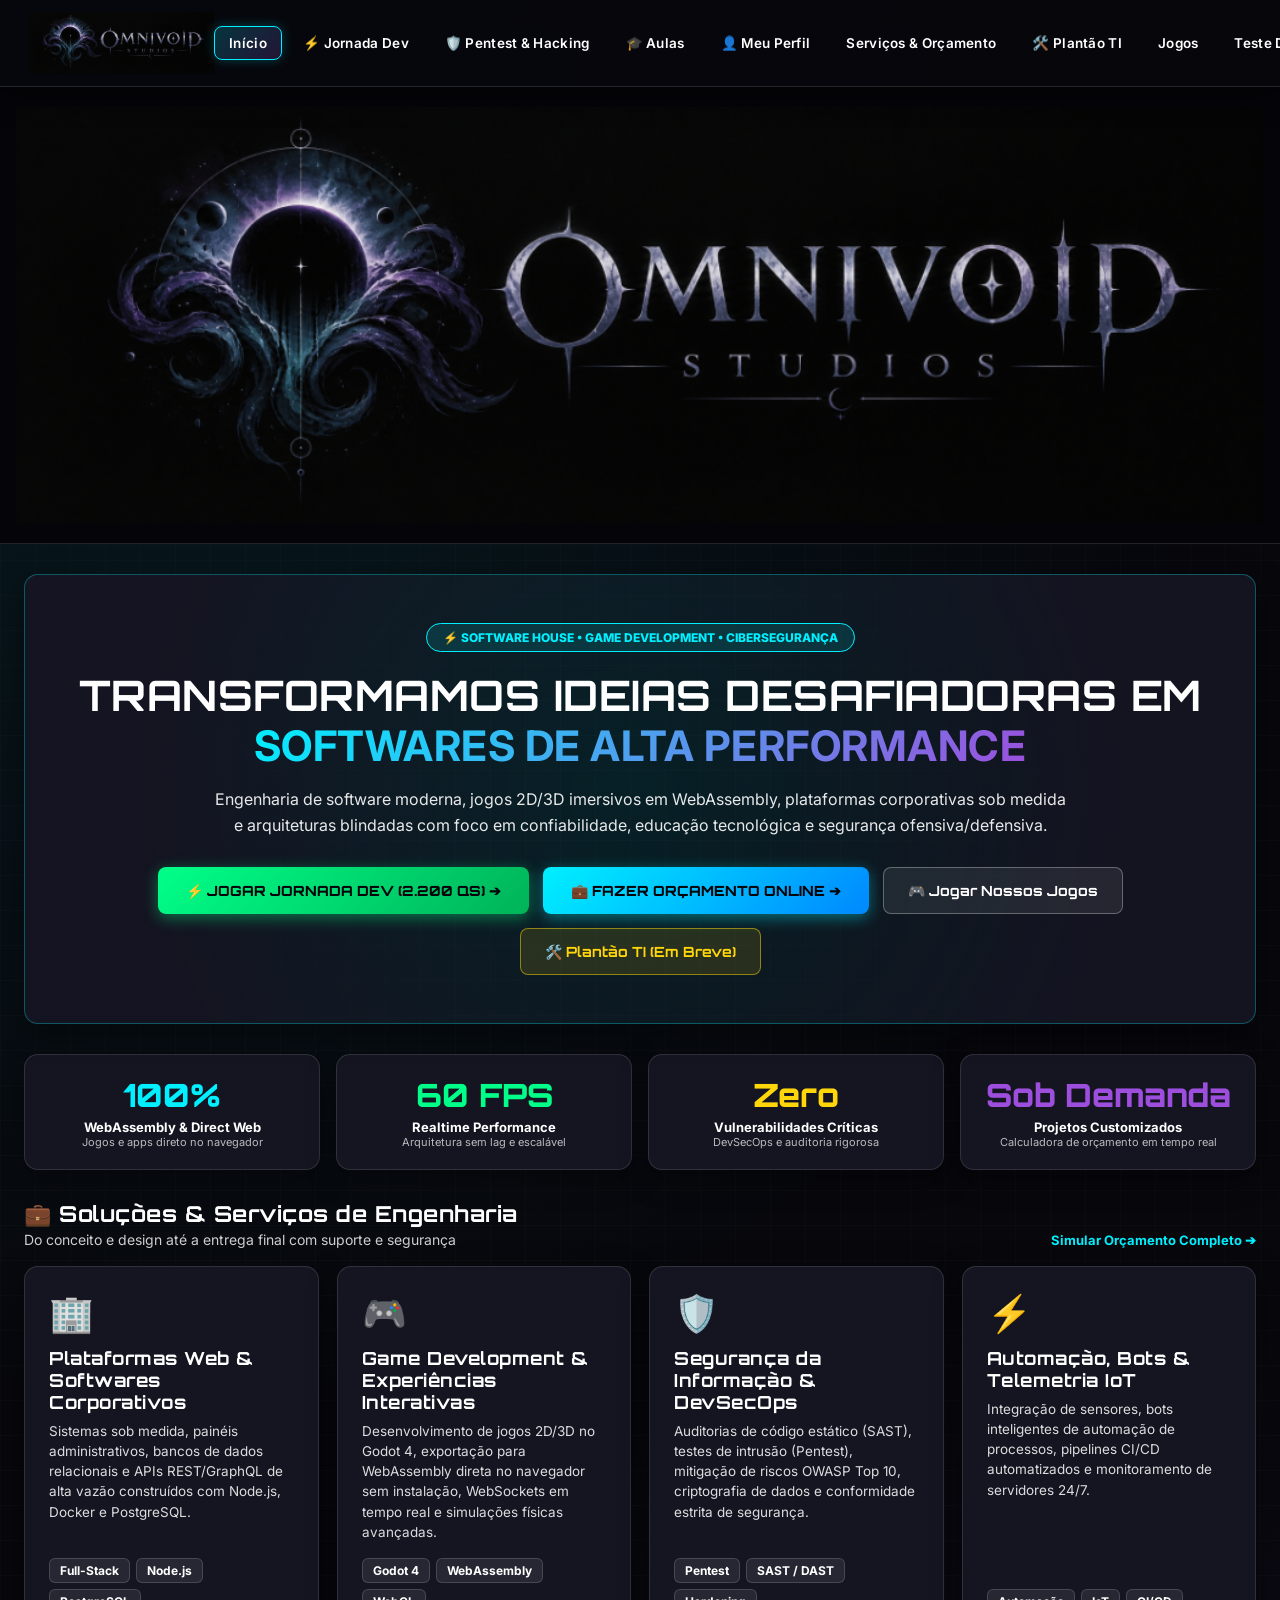
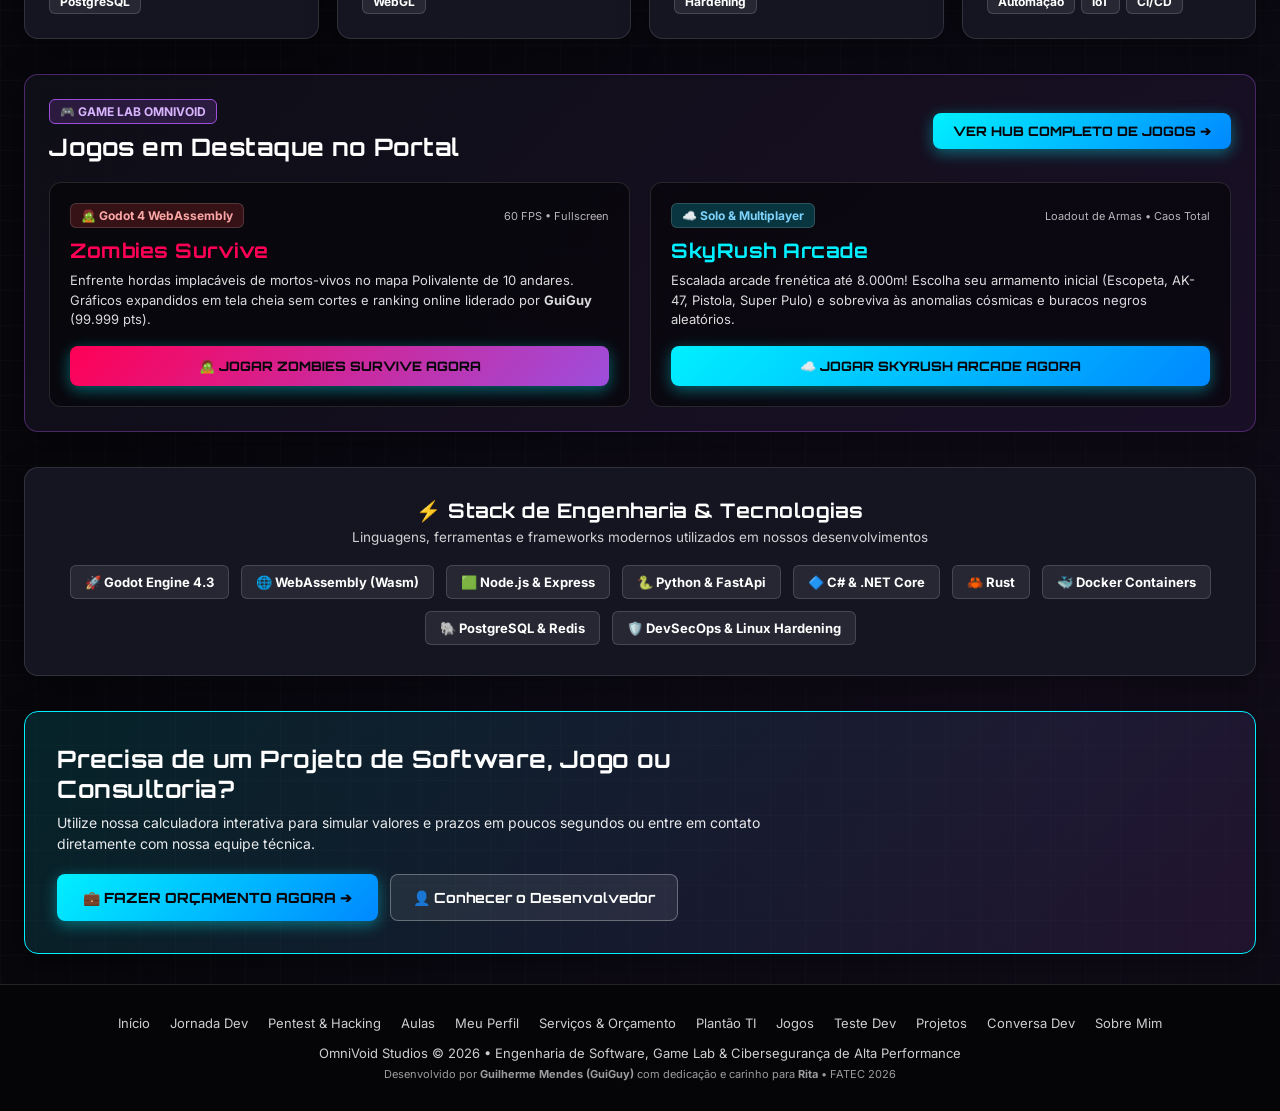
<file: index.html>
<!DOCTYPE html>
<html lang="pt-BR">
<head>
	<title>OmniVoid Studios | Software House & Game Lab</title>
	
	<meta charset="UTF-8">
	<meta name="viewport" content="width=device-width, initial-scale=1.0">
	<link rel="icon" type="image/png" href="index.icon.png">
	<link rel="preconnect" href="https://fonts.googleapis.com">
	<link rel="preconnect" href="https://fonts.gstatic.com" crossorigin>
	<link href="https://fonts.googleapis.com/css2?family=Orbitron:wght@400;600;700;800;900&family=Rajdhani:wght@500;600;700&family=Inter:wght@300;400;500;600;700;800&family=Fira+Code:wght@400;500;600&display=swap" rel="stylesheet">
	<script src="coi-serviceworker.js"></script>
	<style>
		:root {
			--bg-base: #07070c;
			--bg-surface: #101018;
			--bg-card: #151522;
			--bg-card-hover: #1e1e30;
			--border-color: rgba(255, 255, 255, 0.12);
			--border-bright: rgba(255, 255, 255, 0.3);
			--accent-primary: #00f0ff;
			--accent-danger: #ff0055;
			--accent-purple: #9d4edd;
			--accent-emerald: #00ff88;
			--accent-gold: #ffd60a;
			--text-white: #ffffff;
			--font-title: 'Orbitron', sans-serif;
			--font-sub: 'Rajdhani', sans-serif;
			--font-body: 'Inter', sans-serif;
			--font-code: 'Fira Code', monospace;
		}

		* {
			margin: 0;
			padding: 0;
			box-sizing: border-box;
			font-family: var(--font-body);
			color: #ffffff !important;
		}

		body {
			background-color: var(--bg-base);
			background-image: 
				radial-gradient(circle at 15% 15%, rgba(0, 240, 255, 0.07) 0%, transparent 40%),
				radial-gradient(circle at 85% 85%, rgba(157, 78, 221, 0.07) 0%, transparent 40%),
				linear-gradient(rgba(255, 255, 255, 0.015) 1px, transparent 1px),
				linear-gradient(90deg, rgba(255, 255, 255, 0.015) 1px, transparent 1px);
			background-size: 100% 100%, 100% 100%, 35px 35px, 35px 35px;
			min-height: 100vh;
			display: flex;
			flex-direction: column;
			overflow-x: hidden;
		}

		h1, h2, h3, h4, h5, h6 {
			font-family: var(--font-title);
			font-weight: 700;
			color: #ffffff !important;
			letter-spacing: 0.5px;
		}

		p, span, div, a, button, input, textarea, select, li, td, th, b, strong, label {
			color: #ffffff !important;
		}

		a {
			text-decoration: none;
			transition: all 0.25s ease;
		}

		#navbar {
			position: sticky;
			top: 0;
			z-index: 1000;
			background: rgba(7, 7, 12, 0.94);
			backdrop-filter: blur(14px);
			-webkit-backdrop-filter: blur(14px);
			border-bottom: 1px solid var(--border-color);
			padding: 12px 28px;
			display: flex;
			align-items: center;
			justify-content: space-between;
			box-shadow: 0 4px 25px rgba(0, 0, 0, 0.7);
		}

		.nav-brand {
			display: flex;
			align-items: center;
			gap: 12px;
		}

		.nav-logo {
			height: 62px;
			width: auto;
			object-fit: contain;
			filter: none !important;
			transition: transform 0.2s ease;
		}

		.nav-logo:hover {
			transform: scale(1.05);
		}

		.nav-links {
			display: flex;
			align-items: center;
			gap: 6px;
			list-style: none;
		}

		.nav-link {
			display: inline-flex;
			align-items: center;
			gap: 6px;
			padding: 8px 14px;
			border-radius: 8px;
			font-size: 13.5px;
			font-weight: 600;
			letter-spacing: 0.3px;
			color: #ffffff !important;
			background: transparent;
			border: 1px solid transparent;
			transition: all 0.2s ease;
			white-space: nowrap;
		}

		.nav-link:hover {
			background: rgba(255, 255, 255, 0.08);
			border-color: rgba(255, 255, 255, 0.2);
			transform: translateY(-1px);
		}

		.nav-link.active {
			background: linear-gradient(135deg, rgba(0, 240, 255, 0.2) 0%, rgba(157, 78, 221, 0.2) 100%);
			border-color: var(--accent-primary);
			box-shadow: 0 0 12px rgba(0, 240, 255, 0.25);
		}

		.nav-user-panel {
			display: flex;
			align-items: center;
			gap: 10px;
		}

		.nav-auth-btn {
			background: rgba(255, 255, 255, 0.05);
			border: 1px solid var(--border-color);
			padding: 7px 14px;
			border-radius: 8px;
			font-size: 13px;
			font-weight: 600;
			cursor: pointer;
			transition: all 0.2s ease;
		}

		.nav-auth-btn:hover {
			background: rgba(255, 255, 255, 0.12);
			border-color: #ffffff;
		}

		.user-pill-btn {
			display: flex;
			align-items: center;
			gap: 8px;
			background: var(--bg-card);
			border: 1px solid var(--border-bright);
			padding: 6px 12px;
			border-radius: 20px;
			cursor: pointer;
			transition: all 0.2s ease;
		}

		.user-pill-btn:hover {
			border-color: var(--accent-primary);
			box-shadow: 0 0 10px rgba(0, 240, 255, 0.3);
		}

		.user-level-badge {
			background: var(--accent-purple);
			padding: 2px 8px;
			border-radius: 12px;
			font-size: 11px;
			font-weight: 800;
		}

		.btn-primary {
			display: inline-flex;
			align-items: center;
			gap: 8px;
			background: linear-gradient(135deg, #00f0ff 0%, #0088ff 100%);
			color: #05050a !important;
			font-family: var(--font-title);
			font-weight: 800;
			font-size: 14px;
			padding: 12px 24px;
			border-radius: 8px;
			border: none;
			cursor: pointer;
			box-shadow: 0 4px 15px rgba(0, 240, 255, 0.4);
			transition: all 0.25s ease;
			text-transform: uppercase;
		}

		.btn-primary * {
			color: #05050a !important;
		}

		.btn-primary:hover {
			transform: translateY(-2px);
			box-shadow: 0 6px 22px rgba(0, 240, 255, 0.65);
			filter: brightness(1.1);
		}

		.btn-secondary {
			display: inline-flex;
			align-items: center;
			gap: 8px;
			background: rgba(255, 255, 255, 0.08);
			border: 1px solid var(--border-bright);
			font-family: var(--font-title);
			font-weight: 700;
			font-size: 13px;
			padding: 10px 20px;
			border-radius: 8px;
			cursor: pointer;
			transition: all 0.2s ease;
		}

		.btn-secondary:hover {
			background: rgba(255, 255, 255, 0.16);
			border-color: #ffffff;
			transform: translateY(-2px);
		}

		.container {
			max-width: 1380px;
			margin: 0 auto;
			padding: 30px 24px;
			width: 100%;
			flex: 1;
		}

		.card {
			background: var(--bg-card);
			border: 1px solid var(--border-color);
			border-radius: 14px;
			padding: 24px;
			box-shadow: 0 8px 30px rgba(0, 0, 0, 0.4);
			transition: all 0.25s ease;
		}

		.card:hover {
			border-color: var(--border-bright);
			transform: translateY(-2px);
		}

		.badge {
			display: inline-flex;
			align-items: center;
			gap: 4px;
			padding: 4px 10px;
			border-radius: 6px;
			font-size: 12px;
			font-weight: 700;
			background: rgba(255, 255, 255, 0.08);
			border: 1px solid rgba(255, 255, 255, 0.15);
		}

		.input-field {
			width: 100%;
			background: rgba(0, 0, 0, 0.4);
			border: 1px solid var(--border-color);
			border-radius: 8px;
			padding: 10px 14px;
			font-size: 14px;
			color: #ffffff !important;
			outline: none;
			margin-top: 6px;
			margin-bottom: 14px;
			transition: border-color 0.2s;
		}

		.input-field:focus {
			border-color: var(--accent-primary);
			box-shadow: 0 0 8px rgba(0, 240, 255, 0.3);
		}

		/* Full-Width Hero Banner */
		.logo-hero-container {
			width: 100vw;
			position: relative;
			left: 50%;
			right: 50%;
			margin-left: -50vw;
			margin-right: -50vw;
			background: #050509;
			border-bottom: 1px solid var(--border-color);
			padding: 20px 16px;
			display: flex;
			flex-direction: column;
			align-items: center;
			justify-content: center;
			box-shadow: none !important;
			overflow: hidden;
		}

		.logo-hero-img {
			width: 100%;
			max-width: 1500px;
			height: auto;
			max-height: 450px;
			object-fit: contain;
			filter: none !important;
			transition: transform 0.3s ease;
		}

		.logo-hero-img:hover {
			transform: scale(1.02);
		}

		/* Profile / Photo Container */
		.profile-avatar-frame {
			width: 160px;
			height: 160px;
			border-radius: 50%;
			border: 3px solid var(--accent-primary);
			box-shadow: 0 0 25px rgba(0, 240, 255, 0.4);
			overflow: hidden;
			background: #151522;
			display: flex;
			align-items: center;
			justify-content: center;
			position: relative;
			flex-shrink: 0;
		}

		.profile-avatar-img {
			width: 100%;
			height: 100%;
			object-fit: cover;
		}

		/* Modal styling */
		.modal-backdrop {
			position: fixed;
			top: 0;
			left: 0;
			width: 100vw;
			height: 100vh;
			background: rgba(0, 0, 0, 0.85);
			backdrop-filter: blur(10px);
			z-index: 2000;
			display: none;
			align-items: center;
			justify-content: center;
			padding: 20px;
		}

		.modal-box {
			background: var(--bg-surface);
			border: 1px solid var(--border-bright);
			border-radius: 16px;
			padding: 30px;
			max-width: 500px;
			width: 100%;
			position: relative;
			box-shadow: 0 10px 40px rgba(0, 0, 0, 0.8), 0 0 20px rgba(0, 240, 255, 0.2);
		}

		.modal-close-btn {
			position: absolute;
			top: 18px;
			right: 18px;
			background: rgba(255, 255, 255, 0.1);
			border: none;
			width: 32px;
			height: 32px;
			border-radius: 50%;
			cursor: pointer;
			font-size: 16px;
			display: flex;
			align-items: center;
			justify-content: center;
		}

		.avatar-picker-row {
			display: flex;
			gap: 8px;
			margin: 10px 0 16px 0;
			flex-wrap: wrap;
		}

		.avatar-choice {
			font-size: 26px;
			padding: 6px;
			border-radius: 10px;
			border: 2px solid transparent;
			cursor: pointer;
			transition: all 0.2s;
			background: rgba(255, 255, 255, 0.05);
		}

		.avatar-choice:hover, .avatar-choice.selected {
			border-color: var(--accent-primary);
			background: rgba(0, 240, 255, 0.2);
			transform: scale(1.1);
		}

		footer {
			background: #050508;
			border-top: 1px solid var(--border-color);
			padding: 30px 20px;
			text-align: center;
			margin-top: auto;
		}

		.footer-links {
			display: flex;
			justify-content: center;
			gap: 20px;
			margin-bottom: 14px;
			flex-wrap: wrap;
		}

		.footer-links a {
			font-size: 13px;
			color: #ffffff !important;
			opacity: 0.8;
		}

		.footer-links a:hover {
			opacity: 1;
			color: var(--accent-primary) !important;
		}

		@media (max-width: 1080px) {
			#navbar {
				flex-wrap: wrap;
				gap: 12px;
				padding: 12px 16px;
			}
			.nav-links {
				order: 3;
				width: 100%;
				overflow-x: auto;
				padding-bottom: 4px;
			}
		}
	</style>

</head>
<body>
	
		<nav id="navbar">
			<a href="index.html" class="nav-brand">
				<img src="logo_omnivoid.png" alt="OmniVoid Studios" class="nav-logo">
			</a>

			<ul class="nav-links">
				<li><a href="index.html" class="nav-link active">Início</a></li>
				<li><a href="jornada.html" class="nav-link ">⚡ Jornada Dev</a></li>
				<li><a href="pentest.html" class="nav-link ">🛡️ Pentest &amp; Hacking</a></li>
				<li><a href="aula.html" class="nav-link ">🎓 Aulas</a></li>
				<li><a href="perfil.html" class="nav-link ">👤 Meu Perfil</a></li>
				<li><a href="orcamento.html" class="nav-link ">Serviços & Orçamento</a></li>
				<li><a href="plantaoti.html" class="nav-link ">🛠️ Plantão TI</a></li>
				<li><a href="jogos.html" class="nav-link ">Jogos</a></li>
				<li><a href="quiz.html" class="nav-link ">Teste Dev</a></li>
				<li><a href="projetos.html" class="nav-link ">Projetos</a></li>
				<li><a href="devchat.html" class="nav-link ">Conversa Dev</a></li>
				<li><a href="sobre.html" class="nav-link ">Sobre Mim</a></li>
			</ul>

			<div class="nav-user-panel">
				<div id="auth-logged-out" style="display: flex; align-items: center; gap: 8px;">
					<button class="nav-auth-btn" onclick="openAuthModal('login')">
						<span>👤 Entrar</span>
					</button>
					<button class="btn-primary" style="padding: 7px 15px; font-size: 13px;" onclick="openAuthModal('register')">
						Cadastrar
					</button>
				</div>

				<div id="auth-logged-in" style="display: none; align-items: center; gap: 8px;">
					<button class="user-pill-btn" onclick="openProfileModal()">
						<span id="nav-user-avatar">👤</span>
						<span id="nav-user-name">Usuário</span>
						<span class="user-level-badge" id="nav-user-level">Nvl 1</span>
					</button>
				</div>
			</div>
		</nav>
	

	<!-- Logo Banner -->
	<div class="logo-hero-container">
		<img src="logo_omnivoid.png" alt="OmniVoid Studios Logo" class="logo-hero-img">
	</div>

	<main class="container">
		<!-- Hero Section -->
		<section class="card" style="text-align: center; padding: 48px 24px; margin-bottom: 30px; background: radial-gradient(circle at center, rgba(0,240,255,0.08) 0%, rgba(21,21,34,0.95) 75%); border: 1.5px solid rgba(0,240,255,0.3); position: relative; overflow: hidden;">
			<div style="display: inline-flex; align-items: center; gap: 8px; background: rgba(0,240,255,0.12); border: 1px solid var(--accent-primary); padding: 6px 16px; border-radius: 20px; font-size: 12px; font-weight: 800; color: var(--accent-primary) !important; margin-bottom: 18px; text-transform: uppercase;">
				⚡ Software House • Game Development • Cibersegurança
			</div>

			<h1 style="font-size: clamp(26px, 4vw, 42px); line-height: 1.2; margin-bottom: 16px; text-transform: uppercase;">
				Transformamos Ideias Desafiadoras em <span style="background: linear-gradient(135deg, #00f0ff 0%, #9d4edd 100%); -webkit-background-clip: text; -webkit-text-fill-color: transparent;">Softwares de Alta Performance</span>
			</h1>

			<p style="max-width: 860px; margin: 0 auto 28px auto; font-size: 16px; line-height: 1.6; opacity: 0.9;">
				Engenharia de software moderna, jogos 2D/3D imersivos em WebAssembly, plataformas corporativas sob medida e arquiteturas blindadas com foco em confiabilidade, educação tecnológica e segurança ofensiva/defensiva.
			</p>

			<div style="display: flex; justify-content: center; gap: 14px; flex-wrap: wrap;">
				<a href="jornada.html" class="btn-primary" style="font-size: 14px; padding: 14px 28px; background: linear-gradient(135deg, #00ff88 0%, #00b359 100%); color: #05050a !important; box-shadow: 0 4px 15px rgba(0, 255, 136, 0.4);">
					⚡ Jogar Jornada Dev (2.200 Qs) ➔
				</a>
				<a href="orcamento.html" class="btn-primary" style="font-size: 14px; padding: 14px 28px;">
					💼 Fazer Orçamento Online ➔
				</a>
				<a href="jogos.html" class="btn-secondary" style="font-size: 14px; padding: 14px 24px;">
					🎮 Jogar Nossos Jogos
				</a>
				<a href="plantaoti.html" class="btn-secondary" style="font-size: 14px; padding: 14px 24px; border-color: rgba(255,214,10,0.5); color: #ffd60a !important; background: rgba(255,214,10,0.12);">
					🛠️ Plantão TI (Em Breve)
				</a>
			</div>
		</section>

		<!-- Métricas / Indicadores -->
		<section style="display: grid; grid-template-columns: repeat(auto-fit, minmax(220px, 1fr)); gap: 16px; margin-bottom: 30px;">
			<div class="card" style="text-align: center; padding: 20px;">
				<div style="font-size: 32px; font-family: var(--font-title); font-weight: 800; color: var(--accent-primary) !important;">100%</div>
				<div style="font-size: 13px; font-weight: 700; margin-top: 4px;">WebAssembly & Direct Web</div>
				<div style="font-size: 11px; opacity: 0.7;">Jogos e apps direto no navegador</div>
			</div>
			<div class="card" style="text-align: center; padding: 20px;">
				<div style="font-size: 32px; font-family: var(--font-title); font-weight: 800; color: var(--accent-emerald) !important;">60 FPS</div>
				<div style="font-size: 13px; font-weight: 700; margin-top: 4px;">Realtime Performance</div>
				<div style="font-size: 11px; opacity: 0.7;">Arquitetura sem lag e escalável</div>
			</div>
			<div class="card" style="text-align: center; padding: 20px;">
				<div style="font-size: 32px; font-family: var(--font-title); font-weight: 800; color: var(--accent-gold) !important;">Zero</div>
				<div style="font-size: 13px; font-weight: 700; margin-top: 4px;">Vulnerabilidades Críticas</div>
				<div style="font-size: 11px; opacity: 0.7;">DevSecOps e auditoria rigorosa</div>
			</div>
			<div class="card" style="text-align: center; padding: 20px;">
				<div style="font-size: 32px; font-family: var(--font-title); font-weight: 800; color: var(--accent-purple) !important;">Sob Demanda</div>
				<div style="font-size: 13px; font-weight: 700; margin-top: 4px;">Projetos Customizados</div>
				<div style="font-size: 11px; opacity: 0.7;">Calculadora de orçamento em tempo real</div>
			</div>
		</section>

		<!-- Nossos Serviços e Soluções -->
		<section style="margin-bottom: 35px;">
			<div style="display: flex; justify-content: space-between; align-items: flex-end; margin-bottom: 18px; flex-wrap: wrap; gap: 10px;">
				<div>
					<h2 style="font-size: 22px; margin-bottom: 4px;">💼 Soluções & Serviços de Engenharia</h2>
					<p style="font-size: 14px; opacity: 0.8;">Do conceito e design até a entrega final com suporte e segurança</p>
				</div>
				<a href="orcamento.html" style="color: var(--accent-primary) !important; font-size: 13px; font-weight: 700;">Simular Orçamento Completo ➔</a>
			</div>

			<div style="display: grid; grid-template-columns: repeat(auto-fit, minmax(280px, 1fr)); gap: 18px;">
				<div class="card" style="display: flex; flex-direction: column; justify-content: space-between;">
					<div>
						<div style="font-size: 36px; margin-bottom: 12px;">🏢</div>
						<h3 style="font-size: 18px; margin-bottom: 8px;">Plataformas Web & Softwares Corporativos</h3>
						<p style="font-size: 13.5px; line-height: 1.5; opacity: 0.85; margin-bottom: 16px;">
							Sistemas sob medida, painéis administrativos, bancos de dados relacionais e APIs REST/GraphQL de alta vazão construídos com Node.js, Docker e PostgreSQL.
						</p>
					</div>
					<div style="display: flex; gap: 6px; flex-wrap: wrap;">
						<span class="badge">Full-Stack</span>
						<span class="badge">Node.js</span>
						<span class="badge">PostgreSQL</span>
					</div>
				</div>

				<div class="card" style="display: flex; flex-direction: column; justify-content: space-between;">
					<div>
						<div style="font-size: 36px; margin-bottom: 12px;">🎮</div>
						<h3 style="font-size: 18px; margin-bottom: 8px;">Game Development & Experiências Interativas</h3>
						<p style="font-size: 13.5px; line-height: 1.5; opacity: 0.85; margin-bottom: 16px;">
							Desenvolvimento de jogos 2D/3D no Godot 4, exportação para WebAssembly direta no navegador sem instalação, WebSockets em tempo real e simulações físicas avançadas.
						</p>
					</div>
					<div style="display: flex; gap: 6px; flex-wrap: wrap;">
						<span class="badge">Godot 4</span>
						<span class="badge">WebAssembly</span>
						<span class="badge">WebGL</span>
					</div>
				</div>

				<div class="card" style="display: flex; flex-direction: column; justify-content: space-between;">
					<div>
						<div style="font-size: 36px; margin-bottom: 12px;">🛡️</div>
						<h3 style="font-size: 18px; margin-bottom: 8px;">Segurança da Informação & DevSecOps</h3>
						<p style="font-size: 13.5px; line-height: 1.5; opacity: 0.85; margin-bottom: 16px;">
							Auditorias de código estático (SAST), testes de intrusão (Pentest), mitigação de riscos OWASP Top 10, criptografia de dados e conformidade estrita de segurança.
						</p>
					</div>
					<div style="display: flex; gap: 6px; flex-wrap: wrap;">
						<span class="badge">Pentest</span>
						<span class="badge">SAST / DAST</span>
						<span class="badge">Hardening</span>
					</div>
				</div>

				<div class="card" style="display: flex; flex-direction: column; justify-content: space-between;">
					<div>
						<div style="font-size: 36px; margin-bottom: 12px;">⚡</div>
						<h3 style="font-size: 18px; margin-bottom: 8px;">Automação, Bots & Telemetria IoT</h3>
						<p style="font-size: 13.5px; line-height: 1.5; opacity: 0.85; margin-bottom: 16px;">
							Integração de sensores, bots inteligentes de automação de processos, pipelines CI/CD automatizados e monitoramento de servidores 24/7.
						</p>
					</div>
					<div style="display: flex; gap: 6px; flex-wrap: wrap;">
						<span class="badge">Automação</span>
						<span class="badge">IoT</span>
						<span class="badge">CI/CD</span>
					</div>
				</div>
			</div>
		</section>

		<!-- Destaque dos Jogos (Zombies Survive & SkyRush) -->
		<section class="card" style="margin-bottom: 35px; border-color: rgba(157, 78, 221, 0.4); background: linear-gradient(135deg, rgba(16,16,24,0.9) 0%, rgba(26,16,40,0.9) 100%);">
			<div style="display: flex; justify-content: space-between; align-items: center; margin-bottom: 20px; flex-wrap: wrap; gap: 10px;">
				<div>
					<span class="badge" style="background: rgba(157, 78, 221, 0.2); border-color: var(--accent-purple); color: #d8b4fe !important; margin-bottom: 8px;">🎮 GAME LAB OMNIVOID</span>
					<h2 style="font-size: 24px;">Jogos em Destaque no Portal</h2>
				</div>
				<a href="jogos.html" class="btn-primary" style="font-size: 13px; padding: 10px 20px;">
					Ver Hub Completo de Jogos ➔
				</a>
			</div>

			<div style="display: grid; grid-template-columns: repeat(auto-fit, minmax(320px, 1fr)); gap: 20px;">
				<!-- Card Zombies Survive -->
				<div style="background: rgba(0,0,0,0.5); border: 1px solid rgba(255,255,255,0.12); border-radius: 12px; padding: 20px; display: flex; flex-direction: column; justify-content: space-between;">
					<div>
						<div style="display: flex; justify-content: space-between; align-items: center; margin-bottom: 10px;">
							<span class="badge" style="background: rgba(239, 68, 68, 0.2); color: #fca5a5 !important;">🧟 Godot 4 WebAssembly</span>
							<span style="font-size: 11px; opacity: 0.7;">60 FPS • Fullscreen</span>
						</div>
						<h3 style="font-size: 20px; margin-bottom: 8px; color: #ff0055 !important;">Zombies Survive</h3>
						<p style="font-size: 13px; line-height: 1.5; opacity: 0.85; margin-bottom: 16px;">
							Enfrente hordas implacáveis de mortos-vivos no mapa Polivalente de 10 andares. Gráficos expandidos em tela cheia sem cortes e ranking online liderado por <b>GuiGuy</b> (99.999 pts).
						</p>
					</div>
					<a href="zombiessurvive.html" class="btn-primary" style="width: 100%; justify-content: center; background: linear-gradient(135deg, #ff0055 0%, #9d4edd 100%); font-size: 13px;">
						🧟 Jogar Zombies Survive Agora
					</a>
				</div>

				<!-- Card SkyRush Arcade -->
				<div style="background: rgba(0,0,0,0.5); border: 1px solid rgba(255,255,255,0.12); border-radius: 12px; padding: 20px; display: flex; flex-direction: column; justify-content: space-between;">
					<div>
						<div style="display: flex; justify-content: space-between; align-items: center; margin-bottom: 10px;">
							<span class="badge" style="background: rgba(0, 240, 255, 0.2); color: #7dd3fc !important;">☁️ Solo & Multiplayer</span>
							<span style="font-size: 11px; opacity: 0.7;">Loadout de Armas • Caos Total</span>
						</div>
						<h3 style="font-size: 20px; margin-bottom: 8px; color: #00f0ff !important;">SkyRush Arcade</h3>
						<p style="font-size: 13px; line-height: 1.5; opacity: 0.85; margin-bottom: 16px;">
							Escalada arcade frenética até 8.000m! Escolha seu armamento inicial (Escopeta, AK-47, Pistola, Super Pulo) e sobreviva às anomalias cósmicas e buracos negros aleatórios.
						</p>
					</div>
					<a href="skyrush.html" class="btn-primary" style="width: 100%; justify-content: center; background: linear-gradient(135deg, #00f0ff 0%, #0088ff 100%); font-size: 13px;">
						☁️ Jogar SkyRush Arcade Agora
					</a>
				</div>
			</div>
		</section>

		<!-- Stack Tecnológico -->
		<section class="card" style="margin-bottom: 35px; text-align: center; padding: 30px;">
			<h3 style="font-size: 20px; margin-bottom: 6px;">⚡ Stack de Engenharia & Tecnologias</h3>
			<p style="font-size: 13.5px; opacity: 0.8; margin-bottom: 20px;">Linguagens, ferramentas e frameworks modernos utilizados em nossos desenvolvimentos</p>

			<div style="display: flex; justify-content: center; gap: 12px; flex-wrap: wrap;">
				<span class="badge" style="padding: 8px 14px; font-size: 13px;">🚀 Godot Engine 4.3</span>
				<span class="badge" style="padding: 8px 14px; font-size: 13px;">🌐 WebAssembly (Wasm)</span>
				<span class="badge" style="padding: 8px 14px; font-size: 13px;">🟩 Node.js & Express</span>
				<span class="badge" style="padding: 8px 14px; font-size: 13px;">🐍 Python & FastApi</span>
				<span class="badge" style="padding: 8px 14px; font-size: 13px;">🔷 C# & .NET Core</span>
				<span class="badge" style="padding: 8px 14px; font-size: 13px;">🦀 Rust</span>
				<span class="badge" style="padding: 8px 14px; font-size: 13px;">🐳 Docker Containers</span>
				<span class="badge" style="padding: 8px 14px; font-size: 13px;">🐘 PostgreSQL & Redis</span>
				<span class="badge" style="padding: 8px 14px; font-size: 13px;">🛡️ DevSecOps & Linux Hardening</span>
			</div>
		</section>

		<!-- CTA Final para Orçamento e Apresentação -->
		<section class="card" style="display: flex; justify-content: space-between; align-items: center; padding: 32px; background: linear-gradient(135deg, rgba(0,240,255,0.12) 0%, rgba(157,78,221,0.12) 100%); border-color: var(--accent-primary); flex-wrap: wrap; gap: 20px;">
			<div style="max-width: 750px;">
				<h2 style="font-size: 24px; margin-bottom: 8px;">Precisa de um Projeto de Software, Jogo ou Consultoria?</h2>
				<p style="font-size: 14px; opacity: 0.9; line-height: 1.5;">
					Utilize nossa calculadora interativa para simular valores e prazos em poucos segundos ou entre em contato diretamente com nossa equipe técnica.
				</p>
			</div>
			<div style="display: flex; gap: 12px; flex-wrap: wrap;">
				<a href="orcamento.html" class="btn-primary" style="font-size: 14px; padding: 14px 26px;">
					💼 Fazer Orçamento Agora ➔
				</a>
				<a href="sobre.html" class="btn-secondary" style="font-size: 14px; padding: 14px 22px;">
					👤 Conhecer o Desenvolvedor
				</a>
			</div>
		</section>
	</main>

	
		<div id="modal-auth" class="modal-backdrop" onclick="closeModalOnBackdrop(event, 'modal-auth')">
			<div class="modal-box">
				<button class="modal-close-btn" onclick="closeModal('modal-auth')">✕</button>
				
				<div id="auth-tab-row" style="display: flex; gap: 12px; margin-bottom: 20px; border-bottom: 1px solid rgba(255,255,255,0.12); padding-bottom: 10px;">
					<button id="tab-btn-login" class="nav-link active" onclick="switchAuthTab('login')">Entrar na Conta</button>
					<button id="tab-btn-register" class="nav-link" onclick="switchAuthTab('register')">Novo Cadastro</button>
				</div>

				<form id="form-login" onsubmit="handleLoginSubmit(event)">
					<h3 style="font-size: 18px; margin-bottom: 12px;">Entrar no Portal OmniVoid</h3>
					<p style="font-size: 13px; margin-bottom: 16px; opacity: 0.85;">Acesse sua conta para salvar recordes, simular orçamentos e interagir na comunidade.</p>

					<label style="font-size: 12px; font-weight: 600;">E-mail ou Nickname:</label>
					<input type="text" id="login-identifier" class="input-field" placeholder="ex: seu_nickname ou seu@email.com" required>

					<label style="font-size: 12px; font-weight: 600;">Senha:</label>
					<input type="password" id="login-password" class="input-field" placeholder="Sua senha de acesso" required>

					<button type="submit" class="btn-primary" style="width: 100%; justify-content: center; margin-top: 10px;">
						🚀 Entrar na Conta
					</button>
				</form>

				<form id="form-register" style="display: none;" onsubmit="handleRegisterSubmit(event)">
					<h3 style="font-size: 18px; margin-bottom: 12px;">Criar Conta de Usuário</h3>
					<p style="font-size: 13px; margin-bottom: 16px; opacity: 0.85;">Cadastre-se gratuitamente para salvar seu progresso, recordes e participar do chat.</p>

					<label style="font-size: 12px; font-weight: 600;">Nome Completo:</label>
					<input type="text" id="reg-name" class="input-field" placeholder="ex: Seu Nome" required>

					<label style="font-size: 12px; font-weight: 600;">Nickname / Apelido:</label>
					<input type="text" id="reg-nickname" class="input-field" placeholder="ex: Player1" required>

					<label style="font-size: 12px; font-weight: 600;">Área / Cargo ou Curso (Opcional):</label>
					<input type="text" id="reg-turma" class="input-field" placeholder="ex: Gamer / Dev / Estudante" value="Visitante">

					<label style="font-size: 12px; font-weight: 600;">E-mail:</label>
					<input type="email" id="reg-email" class="input-field" placeholder="ex: seu@email.com" required>

					<label style="font-size: 12px; font-weight: 600;">Escolha seu Avatar:</label>
					<div class="avatar-picker-row">
						<span class="avatar-choice selected" onclick="selectAvatar('🧑‍🚀', this)">🧑‍🚀</span>
						<span class="avatar-choice" onclick="selectAvatar('🥷', this)">🥷</span>
						<span class="avatar-choice" onclick="selectAvatar('🧙‍♂️', this)">🧙‍♂️</span>
						<span class="avatar-choice" onclick="selectAvatar('🤖', this)">🤖</span>
						<span class="avatar-choice" onclick="selectAvatar('🧟', this)">🧟</span>
						<span class="avatar-choice" onclick="selectAvatar('👾', this)">👾</span>
						<span class="avatar-choice" onclick="selectAvatar('🕵️', this)">🕵️</span>
						<span class="avatar-choice" onclick="selectAvatar('🐱', this)">🐱</span>
					</div>

					<label style="font-size: 12px; font-weight: 600;">Senha:</label>
					<input type="password" id="reg-password" class="input-field" placeholder="Mínimo 4 caracteres" required minlength="4">

					<button type="submit" class="btn-primary" style="width: 100%; justify-content: center; margin-top: 10px;">
						✨ Criar Minha Conta
					</button>
				</form>
			</div>
		</div>

		<div id="modal-profile" class="modal-backdrop" onclick="closeModalOnBackdrop(event, 'modal-profile')">
			<div class="modal-box" style="max-width: 600px;">
				<button class="modal-close-btn" onclick="closeModal('modal-profile')">✕</button>

				<div style="display: flex; align-items: center; justify-content: space-between; border-bottom: 1px solid rgba(255,255,255,0.12); padding-bottom: 16px; margin-bottom: 20px;">
					<div style="display: flex; align-items: center; gap: 14px;">
						<div style="font-size: 40px; width: 60px; height: 60px; background: rgba(255,255,255,0.08); border-radius: 50%; display: flex; align-items: center; justify-content: center; border: 2px solid var(--accent-primary);" id="modal-profile-avatar">👤</div>
						<div>
							<h2 id="modal-profile-name" style="font-size: 20px; font-weight: 800;">Usuário</h2>
							<p id="modal-profile-sub" style="font-size: 13px; opacity: 0.85;">Membro</p>
						</div>
					</div>
					<button class="btn-secondary" onclick="handleLogout()" style="padding: 6px 14px; font-size: 12px; color: #ff0055 !important;">
						🚪 Sair da Conta
					</button>
				</div>

				<div style="display: grid; grid-template-columns: repeat(auto-fit, minmax(110px, 1fr)); gap: 10px; margin-bottom: 16px;">
					<div style="background: #121217; border: 1px solid rgba(255,255,255,0.12); border-radius: 10px; padding: 12px; text-align: center;">
						<div id="prof-stat-level" style="font-size: 20px; font-weight: 800; color: var(--accent-gold) !important;">Nvl 1</div>
						<div style="font-size: 11px; opacity: 0.8; text-transform: uppercase;">Nível</div>
					</div>
					<div style="background: #121217; border: 1px solid rgba(255,255,255,0.12); border-radius: 10px; padding: 12px; text-align: center;">
						<div id="prof-stat-cash" style="font-size: 20px; font-weight: 800; color: var(--accent-emerald) !important;">$0</div>
						<div style="font-size: 11px; opacity: 0.8; text-transform: uppercase;">Créditos</div>
					</div>
					<div style="background: #121217; border: 1px solid rgba(255,255,255,0.12); border-radius: 10px; padding: 12px; text-align: center;">
						<div id="prof-stat-wave" style="font-size: 20px; font-weight: 800; color: var(--accent-danger) !important;">Onda 1</div>
						<div style="font-size: 11px; opacity: 0.8; text-transform: uppercase;">Zombies</div>
					</div>
					<div style="background: #121217; border: 1px solid rgba(255,255,255,0.12); border-radius: 10px; padding: 12px; text-align: center;">
						<div id="prof-stat-kills" style="font-size: 20px; font-weight: 800; color: var(--accent-primary) !important;">0</div>
						<div style="font-size: 11px; opacity: 0.8; text-transform: uppercase;">Pontuação</div>
					</div>
				</div>
			</div>
		</div>

	
	<footer>
		<div class="footer-links">
			<a href="index.html">Início</a>
			<a href="jornada.html">Jornada Dev</a>
			<a href="pentest.html">Pentest &amp; Hacking</a>
			<a href="aula.html">Aulas</a>
			<a href="perfil.html">Meu Perfil</a>
			<a href="orcamento.html">Serviços & Orçamento</a>
			<a href="plantaoti.html">Plantão TI</a>
			<a href="jogos.html">Jogos</a>
			<a href="quiz.html">Teste Dev</a>
			<a href="projetos.html">Projetos</a>
			<a href="devchat.html">Conversa Dev</a>
			<a href="sobre.html">Sobre Mim</a>
		</div>
		<p style="font-size: 13px; opacity: 0.8; margin-bottom: 6px;">
			OmniVoid Studios © 2026 • Engenharia de Software, Game Lab & Cibersegurança de Alta Performance
		</p>
		<p style="font-size: 11px; opacity: 0.6;">
			Desenvolvido por <b>Guilherme Mendes (GuiGuy)</b> com dedicação e carinho para <b>Rita</b> • FATEC 2026
		</p>
	</footer>

	
<script>
let selectedAvatarIcon = '🧑‍🚀';
function selectAvatar(emoji, el) {
	selectedAvatarIcon = emoji;
	document.querySelectorAll('.avatar-choice').forEach(e => e.classList.remove('selected'));
	el.classList.add('selected');
}
function getUsersDB() {
	try {
		return JSON.parse(localStorage.getItem("omnivoid_users_db") || "[]");
	} catch (e) {
		return [];
	}
}
function saveUsersDB(users) {
	localStorage.setItem("omnivoid_users_db", JSON.stringify(users));
}
function getCurrentUser() {
	try {
		const stored = localStorage.getItem("omnivoid_current_user");
		if (stored) {
			const parsed = JSON.parse(stored);
			if (parsed && parsed.nickname) return parsed;
		}
		return null;
	} catch (e) {
		return null;
	}
}
function setCurrentUser(user) {
	if (user) {
		localStorage.setItem("omnivoid_current_user", JSON.stringify(user));
		localStorage.setItem("omnivoid_user", JSON.stringify(user));
		if (user.jornadaState) {
			localStorage.setItem("omni_jornada_v2", JSON.stringify(user.jornadaState));
		}
		if (user.hackState) {
			localStorage.setItem("omni_jornadahack_v1", JSON.stringify(user.hackState));
		}
		if (user.plantaoTI) {
			localStorage.setItem("omnivoid_plantaoti_profile", JSON.stringify(user.plantaoTI));
		}
	} else {
		localStorage.removeItem("omnivoid_current_user");
		localStorage.removeItem("omnivoid_user");
	}
	updateUIAfterAuth();
}
function updateUIAfterAuth() {
	const user = getCurrentUser();
	const loggedOutDiv = document.getElementById("auth-logged-out");
	const loggedInDiv = document.getElementById("auth-logged-in");
	if (!loggedOutDiv || !loggedInDiv) return;
	if (user) {
		loggedOutDiv.style.display = "none";
		loggedInDiv.style.display = "flex";
		const navAvatar = document.getElementById("nav-user-avatar");
		const navName = document.getElementById("nav-user-name");
		const navLevel = document.getElementById("nav-user-level");
		if (navAvatar) navAvatar.innerText = user.avatar || "👤";
		if (navName) navName.innerText = user.nickname || user.name || "Usuário";
		if (navLevel) navLevel.innerText = "Nvl " + (user.level || 1);
	} else {
		loggedOutDiv.style.display = "flex";
		loggedInDiv.style.display = "none";
	}
}
function openAuthModal(tab) {
	const m = document.getElementById("modal-auth");
	if (m) {
		m.style.display = "flex";
		switchAuthTab(tab);
	}
}
function switchAuthTab(tab) {
	const fLog = document.getElementById("form-login");
	const fReg = document.getElementById("form-register");
	const bLog = document.getElementById("tab-btn-login");
	const bReg = document.getElementById("tab-btn-register");
	if (tab === "login") {
		if (fLog) fLog.style.display = "block";
		if (fReg) fReg.style.display = "none";
		if (bLog) bLog.classList.add("active");
		if (bReg) bReg.classList.remove("active");
	} else {
		if (fLog) fLog.style.display = "none";
		if (fReg) fReg.style.display = "block";
		if (bLog) bLog.classList.remove("active");
		if (bReg) bReg.classList.add("active");
	}
}
function openProfileModal() {
	const user = getCurrentUser();
	if (!user) {
		openAuthModal("login");
		return;
	}
	window.location.href = "perfil.html";
}
function closeModal(id) {
	const m = document.getElementById(id);
	if (m) m.style.display = "none";
}
function closeModalOnBackdrop(e, id) {
	if (e.target && e.target.id === id) {
		closeModal(id);
	}
}
function handleLoginSubmit(e) {
	e.preventDefault();
	const ident = document.getElementById("login-identifier").value.trim().toLowerCase();
	const pass = document.getElementById("login-password").value.trim();
	const db = getUsersDB();
	const found = db.find(u => (u.email.toLowerCase() === ident || u.nickname.toLowerCase() === ident) && u.password === pass);
	if (found) {
		setCurrentUser(found);
		closeModal("modal-auth");
		alert("Bem-vindo de volta, " + found.nickname + "!");
	} else {
		alert("Usuário ou senha incorretos. Caso ainda não possua conta, clique na aba 'Novo Cadastro'.");
	}
}
function handleRegisterSubmit(e) {
	e.preventDefault();
	const name = document.getElementById("reg-name").value.trim();
	const nick = document.getElementById("reg-nickname").value.trim();
	const turma = document.getElementById("reg-turma").value.trim() || "Visitante";
	const email = document.getElementById("reg-email").value.trim().toLowerCase();
	const pass = document.getElementById("reg-password").value.trim();

	const db = getUsersDB();
	if (db.some(u => u.email.toLowerCase() === email || u.nickname.toLowerCase() === nick.toLowerCase())) {
		alert("E-mail ou Nickname já cadastrados! Escolha outro identificador.");
		return;
	}

	const newUser = {
		name: name,
		nickname: nick,
		turma: turma,
		email: email,
		password: pass,
		avatar: selectedAvatarIcon || "👤",
		level: 1,
		xp: 0,
		cash: 0,
		maxWave: 1,
		kills: 0,
		score: 0
	};
	db.push(newUser);
	saveUsersDB(db);
	setCurrentUser(newUser);
	closeModal("modal-auth");
	alert("Conta criada com sucesso! Bem-vindo, " + nick + "!");
}
function handleLogout() {
	if (confirm("Deseja desconectar de sua conta?")) {
		setCurrentUser(null);
		closeModal("modal-profile");
	}
}

// Sincronização em tempo real de estatísticas (XP, recordes, créditos) para a conta logada
window.addEventListener("message", (e) => {
	if (e.data && e.data.type === "SCORE_UPDATE") {
		const u = getCurrentUser();
		if (u) {
			const addedScore = parseInt(e.data.score) || 0;
			u.score = Math.max(u.score || 0, addedScore);
			u.cash = (u.cash || 0) + Math.floor(addedScore / 10);
			u.xp = (u.xp || 0) + Math.floor(addedScore / 5);
			u.level = Math.max(u.level || 1, 1 + Math.floor((u.xp || 0) / 1000));
			if (e.data.game === "zombies") {
				u.maxWave = Math.max(u.maxWave || 1, parseInt(e.data.wave) || 1);
				u.kills = (u.kills || 0) + (parseInt(e.data.kills) || 0);
			}
			setCurrentUser(u);
			const db = getUsersDB();
			const idx = db.findIndex(item => item.email === u.email || item.nickname === u.nickname);
			if (idx !== -1) {
				db[idx] = { ...db[idx], ...u };
				saveUsersDB(db);
			}
		}
	}
});

document.addEventListener("DOMContentLoaded", () => {
	updateUIAfterAuth();
});
updateUIAfterAuth();
</script>

</body>
</html>
</file>
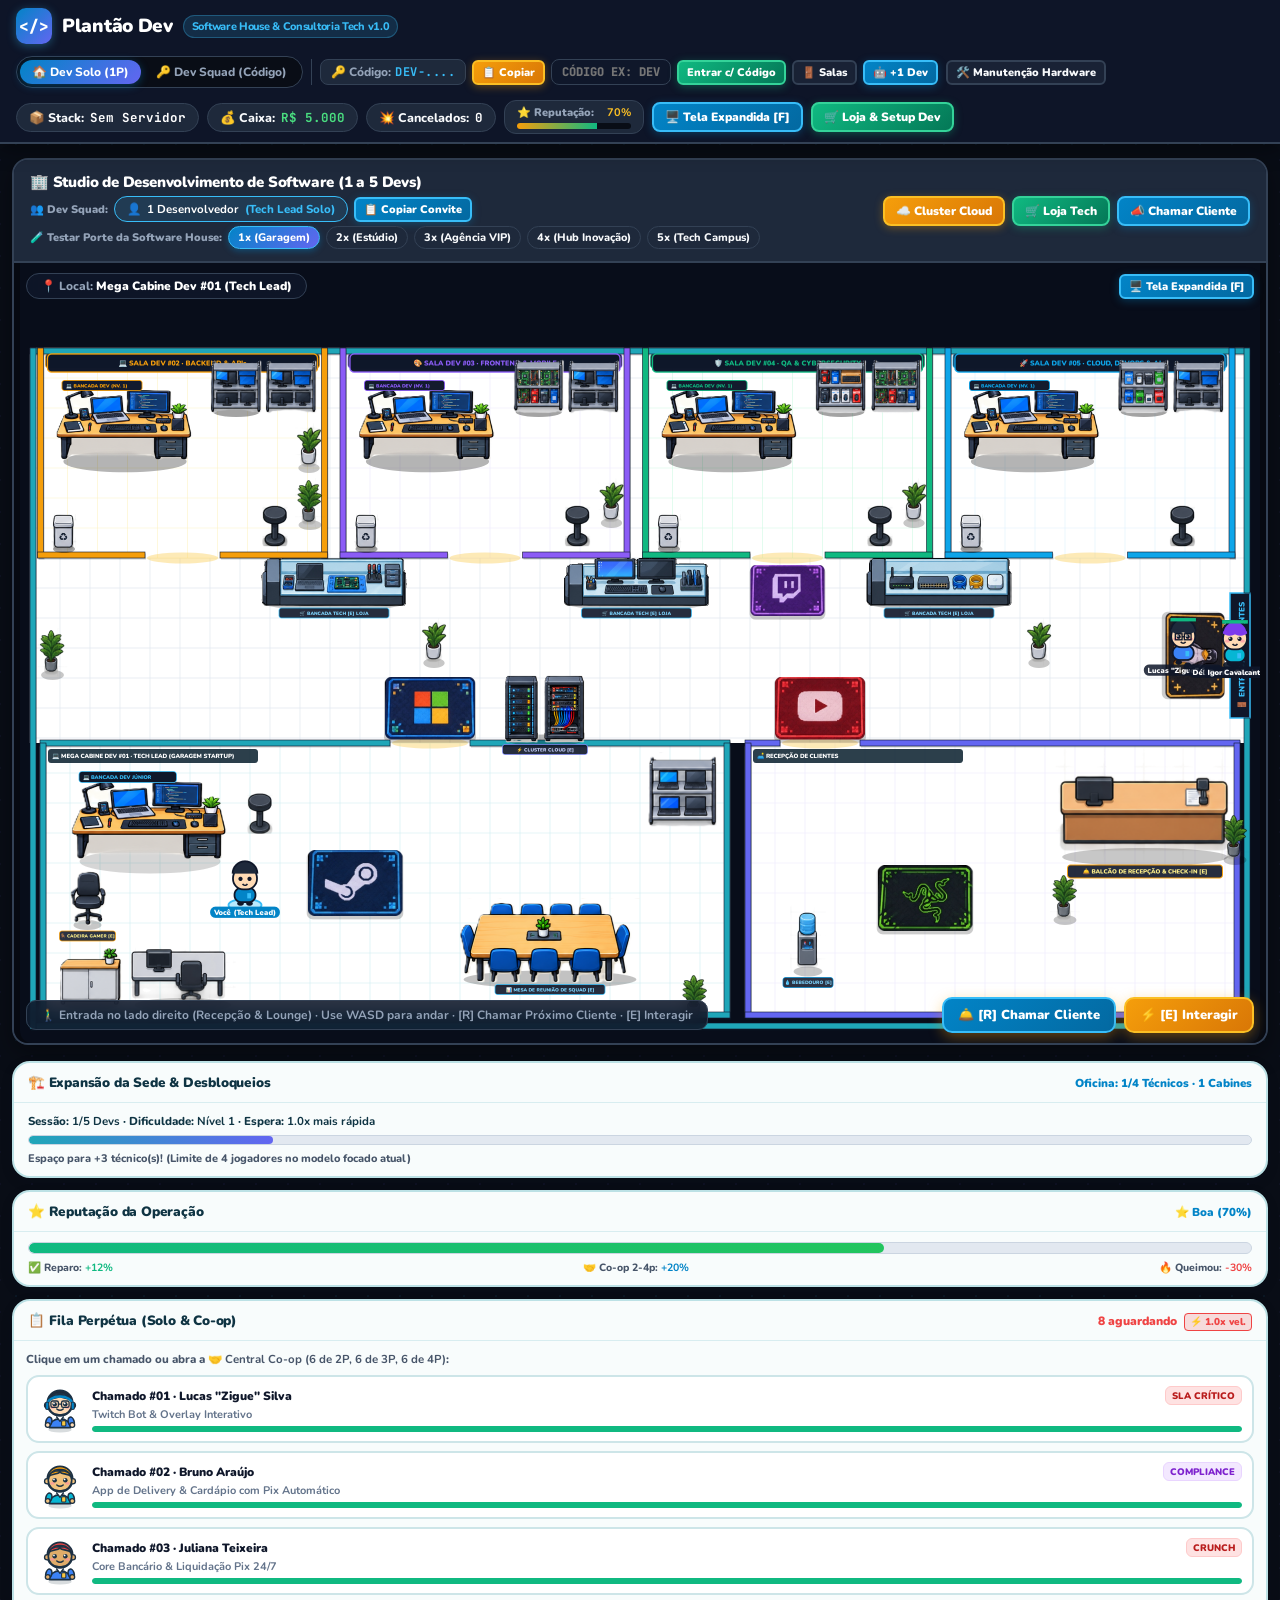
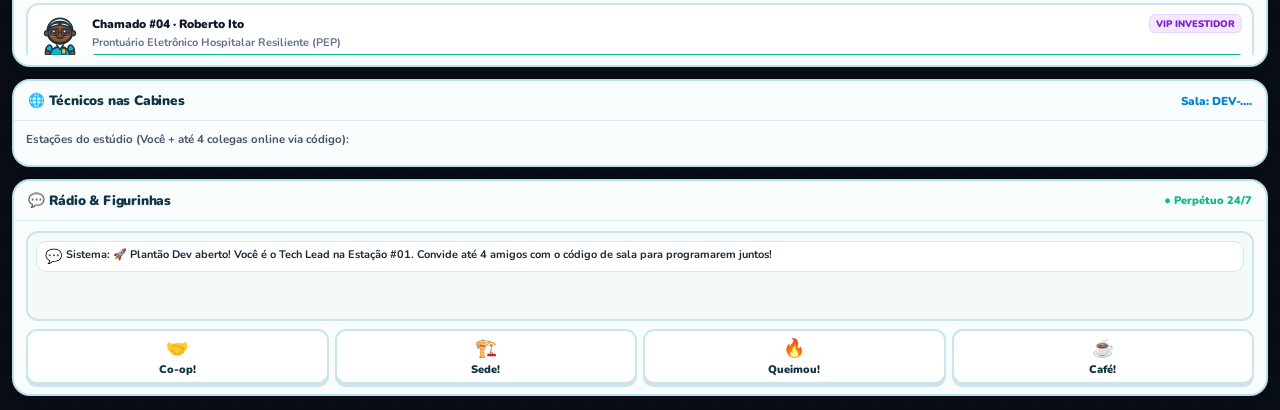
<file: dev/index.html>
<!doctype html>
<html lang="pt-BR">
<head>
  <meta charset="utf-8">
  <meta name="viewport" content="width=device-width,initial-scale=1,viewport-fit=cover">
  <meta name="theme-color" content="#0284c7">
  <title>Plantão Dev: Software House & Consultoria Tech (1 a 5 Devs)</title>
  <link rel="stylesheet" href="software.css">
  <script src="paho-mqtt.min.js"></script>
  <script src="peerjs.min.js"></script>
  <script src="plantaodev_profile.js"></script>
</head>
<body>

  <!-- TOPBAR / HUD -->
  <header class="topbar">
    <div class="topbar-inner">
      <div class="brand">
        <div class="brand-icon" aria-hidden="true">&lt;/&gt;</div>
        <span>Plantão Dev</span>
        <span class="brand-badge">Software House &amp; Consultoria Tech v1.0</span>
      </div>

      <!-- SELETOR DE MODO / JOGADORES -->
      <div style="display:flex; align-items:center; gap:8px; flex-wrap:wrap;">
        <div class="mode-switch-group">
          <button class="mode-pill active" id="btn-mode-solo">🏠 Dev Solo (1P)</button>
          <button class="mode-pill" id="btn-mode-online" title="Dev Squad Online com Código: Receba até +4 amigos!">🔑 Dev Squad (Código)</button>
        </div>

        <!-- Painel de Código de Sala Online (Plantão Dev) -->
        <div class="room-code-bar" id="dev-room-bar">
          <span class="room-code-label">🔑 Código: <b id="display-room-code">DEV-....</b></span>
          <button type="button" class="btn btn-amarelo btn-xs" id="btn-copy-code" title="Copiar código da sala para enviar aos amigos">📋 Copiar</button>
          <input type="text" id="input-join-code" placeholder="Código ex: DEV-1234" maxlength="10" />
          <button type="button" class="btn btn-verde btn-xs" id="btn-join-room">Entrar c/ Código</button>
          <button type="button" class="btn btn-vidro btn-xs" id="btn-open-lobby-modal" title="Escolher Sala Solo ou Dev Squad Co-op">🚪 Salas</button>
          <button type="button" class="btn btn-azul btn-xs" id="btn-simulate-partner" title="Simular +1 Dev Online para testes locais">🤖 +1 Dev</button>
        </div>

        <a href="../index.html" class="btn btn-vidro btn-xs" style="text-decoration:none; font-weight:900;" title="Alternar para a Oficina de Manutenção de Hardware">
          🛠️ Manutenção Hardware
        </a>
      </div>

      <!-- ESTATÍSTICAS DO HUD -->
      <div class="hud-stats-group">
        <div class="stat-pill" title="Módulos & Bibliotecas reutilizáveis na sua stack">
          <span>📦 Stack:</span>
          <b id="hud-stack-count">0/15 Módulos</b>
        </div>
        <div class="stat-pill" id="hud-money-pill" title="Caixa da Empresa">
          <span>💰 Caixa:</span>
          <b id="hud-money">R$ 2.500</b>
        </div>
        <div class="stat-pill" title="Projetos cancelados por escopo/arquitetura errada">
          <span>💥 Cancelados:</span>
          <b id="hud-failed-count">0</b>
        </div>

        <!-- BARRA VISUAL DE REPUTAÇÃO -->
        <div class="rep-hud-box" id="rep-hud-box" title="Reputação: sobe devagar (+1% por projeto). Se chegar a 0%, a Software House vai à falência!">
          <div class="rep-hud-top">
            <span>⭐ Reputação:</span>
            <b id="hud-rep">70%</b>
          </div>
          <div class="rep-bar-track">
            <div class="rep-bar-fill" id="hud-rep-fill" style="width: 70%;"></div>
          </div>
        </div>

        <button class="btn btn-azul btn-sm" id="btn-toggle-enlarged-screen" title="Alternar Modo Tela Expandida (Atalho: F)">
          🖥️ Tela Expandida [F]
        </button>
        <button class="btn btn-verde btn-sm" id="btn-open-shop">
          🛒 Loja &amp; Setup Dev
        </button>
      </div>
    </div>
  </header>

  <!-- BANNER DE INCIDENTE PERIÓDICO NO CLOUD NOC / SERVIDOR CENTRAL -->
  <div class="incident-banner" id="cloud-incident-banner">
    <span style="font-size:28px;">🚨☁️⚡</span>
    <div style="flex:1;">
      <div style="display:flex; justify-content:space-between; align-items:center; flex-wrap:wrap; gap:8px;">
        <b style="font-size:14px; color:#fca5a5;">INCIDENTE NO CLUSTER CLOUD: ATAQUE DDOS MASSIVO &amp; QUEDA DE SERVIDORES!</b>
        <span id="cloud-incident-time" style="background:#ef4444; color:#fff; font-weight:900; padding:4px 12px; border-radius:99px; font-size:12px; border:1.5px solid #fca5a5;">⏳ SLA Restante: 03:00 (180s)</span>
      </div>
      <div style="font-size:12px; margin-top:3px; color:#cbd5e1;">O Cluster Cloud Central de Deploy sofreu uma sobrecarga violenta! Se não for consertado em 180s, os servidores queimarão e causará <b>GAME OVER</b>! Vá até o NOC Central e restabeleça a infraestrutura!</div>
    </div>
    <button class="btn btn-amarelo btn-sm" id="btn-goto-cloud-rack">⚡ Ir ao Cluster Cloud [E]</button>
  </div>

  <!-- LAYOUT PRINCIPAL: ESCRITÓRIO DEV + BARRA LATERAL -->
  <main class="game-layout">

    <!-- COLUNA PRINCIPAL: MAPA CANVAS 2D -->
    <section class="col-world">
      <div class="card">
        <div class="card-header">
          <div style="display:flex; flex-direction:column; gap:4px;">
            <h2 id="world-header-title">🏢 Studio de Desenvolvimento de Software (1 a 5 Devs)</h2>
            <div class="hq-tier-bar" id="session-players-bar">
              <span class="hq-tier-label">👥 Dev Squad:</span>
              <span class="team-counter-badge solo" id="session-team-counter">👤 <b>1 Desenvolvedor</b> (Tech Lead Solo)</span>
              <button type="button" class="btn btn-azul btn-xs" id="btn-copy-invite-code" title="Copiar código para amigos entrarem no seu Dev Squad">📋 Copiar Convite</button>
            </div>
            <div class="hq-tier-bar" id="solo-tier-bar">
              <span class="hq-tier-label">🧪 Testar Porte da Software House:</span>
              <button type="button" class="hq-tier-btn active" data-solo-tier="1" title="Nível 1: Garagem Startup">1x (Garagem)</button>
              <button type="button" class="hq-tier-btn" data-solo-tier="2" title="Nível 2: Estúdio Dev Ampliado">2x (Estúdio)</button>
              <button type="button" class="hq-tier-btn" data-solo-tier="3" title="Nível 3: Agência Tech VIP">3x (Agência VIP)</button>
              <button type="button" class="hq-tier-btn" data-solo-tier="4" title="Nível 4: Hub de Inovação">4x (Hub Inovação)</button>
              <button type="button" class="hq-tier-btn" data-solo-tier="5" title="Nível 5: Mega Tech Campus">5x (Tech Campus)</button>
            </div>
          </div>

          <div style="display:flex; gap:7px; align-items:center; flex-wrap:wrap;">
            <button class="btn btn-amarelo btn-sm" id="btn-open-cloud-noc" title="Abrir painel do Cluster Cloud Central">☁️ Cluster Cloud</button>
            <button class="btn btn-verde btn-sm" id="btn-open-shop-2">🛒 Loja Tech</button>
            <button class="btn btn-azul btn-sm" id="btn-call-next">📣 Chamar Cliente</button>
          </div>
        </div>

        <div class="world-wrapper">
          <canvas id="world-canvas" width="2480" height="1560"></canvas>

          <!-- Overlay Superior: Localização atual -->
          <div class="world-overlay-top">
            <div class="location-pill" id="current-room-pill">
              📍 Local: <span>Sua Estação Dev #01 (Tech Lead)</span>
            </div>
            <button type="button" class="btn btn-azul btn-xs" id="btn-overlay-enlarged" style="font-weight:900;" title="Alternar Modo Tela Expandida (Atalho: tecla F)">
              🖥️ Tela Expandida [F]
            </button>
          </div>

          <!-- Overlay Inferior: Dica e Botão de Interação [E] / [R] -->
          <div class="world-overlay-bottom">
            <div class="controls-hint">
              🚶‍♂️ <b>Entrada no lado direito</b> (Recepção & Lounge) · Use <b>WASD</b> para andar · <b>[R] Chamar Próximo Cliente</b> · <b>[E] Interagir</b>
            </div>
            <div style="display:flex; gap:8px;">
              <button class="btn btn-azul interact-prompt" id="btn-call-next" style="font-weight:900;">
                🛎️ [R] Chamar Cliente
              </button>
              <button class="btn btn-amarelo interact-prompt" id="btn-interact-world">
                ⚡ [E] Interagir
              </button>
            </div>
          </div>
        </div>
      </div>
    </section>

    <!-- COLUNA LATERAL: EXPANSÃO, REPUTAÇÃO, FILA PERPÉTUA, TÉCNICOS E RÁDIO (DESIGN COMPATÍVEL) -->
    <aside class="col-sidebar" style="display:flex; flex-direction:column; gap:12px;">

      <!-- 1. Card de Expansão da Sede & Desbloqueios -->
      <div class="card sidebar-glass-card">
        <div class="card-header">
          <h3>🏗️ Expansão da Sede &amp; Desbloqueios</h3>
          <span class="sidebar-header-badge" id="sidebar-hq-badge">Oficina: 1/4 Técnicos · 1 Cabines</span>
        </div>
        <div class="card-body" style="padding:10px 14px;">
          <div id="sidebar-hq-progress-text" style="font-size:11.5px; font-weight:800; color:#0f3443; margin-bottom:6px;">
            Sessão: <b>1/4 Técnicos</b> · Cabines Abertas: <b>1/4</b> · Puzzles: <b>1P a 4P</b>
          </div>
          <div class="sidebar-rep-track" style="height:10px; margin-bottom:6px;">
            <div class="sidebar-rep-fill" id="sidebar-hq-fill" style="width:25%; background:linear-gradient(90deg, #1fa6b8, #6366f1);"></div>
          </div>
          <div style="font-size:11px; font-weight:800; color:#475569;" id="sidebar-next-unlock-hint">
            Espaço para +3 técnico(s)! (Limite de 4 jogadores no modelo focado atual)
          </div>
        </div>
      </div>

      <!-- 2. Card de Reputação da Operação -->
      <div class="card sidebar-glass-card">
        <div class="card-header">
          <h3>⭐ Reputação da Operação</h3>
          <span class="sidebar-header-badge" id="sidebar-rep-status">🌟 Excelente (70%)</span>
        </div>
        <div class="card-body" style="padding:10px 14px;">
          <div class="sidebar-rep-track" style="margin-bottom:6px;">
            <div class="sidebar-rep-fill" id="sidebar-rep-fill" style="width:70%; background:linear-gradient(90deg, #10b981, #22c55e);"></div>
          </div>
          <div style="display:flex; justify-content:space-between; font-size:10.5px; font-weight:800; color:#475569; margin-top:6px;">
            <span>✅ Reparo: <b style="color:#10b981;">+12%</b></span>
            <span>🤝 Co-op 2-4p: <b style="color:#0284c7;">+20%</b></span>
            <span>🔥 Queimou: <b style="color:#ef4444;">-30%</b></span>
          </div>
        </div>
      </div>

      <!-- 3. Fila Perpétua (Solo & Co-op) -->
      <div class="card sidebar-glass-card" style="flex:1;">
        <div class="card-header">
          <h3>📋 Fila Perpétua (Solo &amp; Co-op)</h3>
          <span style="font-size:12px; font-weight:900; color:#ef4444;" id="queue-count-badge">8 aguardando</span>
        </div>
        <div class="card-body" style="padding:10px 12px;">
          <p style="margin:0 0 8px; font-size:11.5px; font-weight:800; color:#475569;">
            Clique em um chamado ou abra a <b>🤝 Central Co-op (6 de 2P, 6 de 3P, 6 de 4P)</b>:
          </p>
          <div class="client-queue-list" id="client-queue-list" style="max-height:280px; overflow-y:auto; display:flex; flex-direction:column; gap:8px;"></div>
        </div>
      </div>

      <!-- 4. Técnicos nas Cabines -->
      <div class="card sidebar-glass-card">
        <div class="card-header">
          <h3>🌐 Técnicos nas Cabines</h3>
          <span style="font-size:11.5px; font-weight:900; color:#0284c7;" id="session-code-pill">Sala: DEV-....</span>
        </div>
        <div class="card-body" style="padding:10px 12px;">
          <p style="margin:0 0 8px; font-size:11.5px; font-weight:700; color:#475569;">
            Estações do estúdio (Você + até 4 colegas online via código):
          </p>
          <div class="team-list" id="team-list" style="max-height:160px; overflow-y:auto; display:flex; flex-direction:column; gap:6px;"></div>
        </div>
      </div>

      <!-- 5. Rádio & Figurinhas -->
      <div class="card sidebar-glass-card">
        <div class="card-header">
          <h3>💬 Rádio &amp; Figurinhas</h3>
          <span style="font-size:11px; font-weight:900; color:#10b981;">● Perpétuo 24/7</span>
        </div>
        <div class="card-body" style="padding:10px 12px;">
          <div class="chat-feed" id="chat-feed" style="height:90px; overflow-y:auto; margin-bottom:8px;">
            <div class="chat-msg">
              <span style="font-size:14px; margin-right:4px;">💬</span>
              <div><b>Sistema:</b> 🚀 Plantão Dev aberto! Você é o Tech Lead na Estação #01. Convide até 4 amigos com o código de sala para programarem juntos!</div>
            </div>
          </div>
          <div class="sticker-bar">
            <button type="button" class="sticker-btn" data-sticker="🤝 Ajuda no Co-op!">
              <span style="font-size:18px;">🤝</span>
              <span>Co-op!</span>
            </button>
            <button type="button" class="sticker-btn" data-sticker="🏗️ Sede Expandida!">
              <span style="font-size:18px;">🏗️</span>
              <span>Sede!</span>
            </button>
            <button type="button" class="sticker-btn" data-sticker="🔥 Queimou / Bug!">
              <span style="font-size:18px;">🔥</span>
              <span>Queimou!</span>
            </button>
            <button type="button" class="sticker-btn" data-sticker="☕ Café na minha cabine!">
              <span style="font-size:18px;">☕</span>
              <span>Café!</span>
            </button>
          </div>
        </div>
      </div>

    </aside>
  </main>

  <!-- ==========================================================================
       MODAL 1: BANCADA DEV (ATENDIMENTO DE SOFTWARE AO CLIENTE)
       ========================================================================== -->
  <div class="modal-backdrop" id="dev-workbench-modal">
    <div class="modal-card">
      <div class="modal-header">
        <div style="display:flex; align-items:center; gap:10px;">
          <span style="font-size:22px;">💻</span>
          <h2 id="active-ticket-title">Estação Dev · Desenvolvimento de Software</h2>
          <span class="ticket-tag tag-normal" id="active-ticket-badge">APP MOBILE · NORMAL</span>
        </div>
        <button class="modal-close" id="btn-close-workbench">&times;</button>
      </div>

      <div class="modal-body">
        <!-- Banner de Perfil do Cliente e Resumo da Demanda -->
        <div class="ticket-banner">
          <div id="client-chibi-slot" style="width:70px; height:80px;"></div>
          <div style="flex:1;">
            <div style="display:flex; justify-content:space-between; align-items:center;">
              <b style="font-size:15px; color:#fff;" id="client-name-title">Carlos Mendes (Pizzaria Forno Nobre)</b>
              <span style="font-size:11.5px; background:#090d16; padding:3px 8px; border-radius:6px; color:#38bdf8;" id="client-sector-badge">Comércio Local</span>
            </div>
            <p style="font-size:12.5px; color:#cbd5e1; margin:4px 0 6px;" id="client-quote-text">
              "O iFood cobra 27% de comissão! Preciso de um App próprio de delivery com Pix automático para os clientes!"
            </p>
            <div style="font-size:11.5px; color:#94a3b8;" id="mentor-tech-hint">
              💡 <b>Dica de Engenharia:</b> Apps de delivery com alto volume exigem banco com suporte a concorrência e gateway Pix sem webhook travado.
            </div>
            <!-- Detalhe Especial do Caso com Efeito Único de Desenvolvimento -->
            <div id="client-special-detail-container" style="margin-top:8px;"></div>
          </div>
        </div>

        <!-- 4 Etapas: Levantamento -> Montar App -> Escopo -> Desafio Técnico -->
        <div class="step-tabs">
          <button class="step-tab active" data-tab="briefing">
            <span class="num">1</span> 💬 Levantamento
          </button>
          <button class="step-tab" data-tab="stack">
            <span class="num">2</span> 🧩 Montar App
          </button>
          <button class="step-tab" data-tab="escopo">
            <span class="num">3</span> 📋 Escopo ⚠️
          </button>
          <button class="step-tab locked" data-tab="coding" id="tab-btn-coding">
            <span class="num">🔒</span> 4 ⚡ Desafio Técnico
          </button>
        </div>

        <!-- ABA 1: BRIEFING & LEVANTAMENTO DE REQUISITOS -->
        <div class="tab-panel active" id="panel-briefing">
          <p style="margin:0 0 8px; font-size:12.5px; color:var(--suave); font-weight:700;">
            Etapa 1/4 — Realize o levantamento com o cliente para entender os pontos específicos desejados (Backend, Frontend, QA, Cloud/DevOps e Tech Lead):
          </p>
          <div class="action-grid" id="briefing-grid"></div>
        </div>

        <!-- ABA 2: MONTAGEM DO APLICATIVO COM AS CARACTERÍSTICAS -->
        <div class="tab-panel" id="panel-stack">
          <p style="margin:0 0 8px; font-size:12.5px; color:var(--suave); font-weight:700;">
            Etapa 2/4 — Monte o aplicativo selecionando os módulos com as características exatas que o cliente pediu no levantamento:
          </p>
          <div id="stack-test-grid"></div>
        </div>

        <!-- ABA 3: DEFINIÇÃO DE ESCOPO & ARQUITETURA (DIAGNÓSTICO OBRIGATÓRIO) -->
        <div class="tab-panel" id="panel-escopo">
          <div style="background:#450a0a; border:1.5px solid #ef4444; color:#fca5a5; padding:8px 12px; border-radius:10px; font-size:12px; font-weight:800; margin-bottom:10px;">
            ⚠️ <b>ETAPA 3/4 (VALIDAÇÃO DE ESCOPO):</b> Valide se o aplicativo montado atende com excelência ao contrato. Se aprovar uma arquitetura inadequada, <b>o cliente cancela o contrato, cobra multa contratual (-R$ 2.000) e você perde -30% de reputação</b>!
          </div>
          <div class="action-grid" id="scope-decision-grid"></div>
        </div>

        <!-- ABA 4: DESAFIO TÉCNICO & PUZZLE INTERATIVO DE CÓDIGO -->
        <div class="tab-panel" id="panel-coding">
          <div id="coding-minigame-container"></div>
        </div>

        <!-- Rodapé do Atendimento -->
        <div style="display:flex; justify-content:space-between; align-items:center; border-top:1.5px solid var(--linha); padding-top:10px; margin-top:8px;">
          <span style="font-size:11.5px; color:var(--suave);">
            📦 Precisa liberar a estação? Você pode entregar o projeto no estado atual ou cancelar o chamado.
          </span>
          <button class="btn btn-coral btn-xs" id="btn-cancel-project-as-is">
            📦 Entregar Projeto Como Está
          </button>
        </div>
      </div>
    </div>
  </div>

  <!-- ==========================================================================
       MODAL 2: CLUSTER CLOUD & RACK DE DATA CENTER CENTRAL
       ========================================================================== -->
  <div class="modal-backdrop" id="cloud-noc-modal">
    <div class="modal-card" style="max-width:760px;">
      <div class="modal-header">
        <div style="display:flex; align-items:center; gap:8px;">
          <span style="font-size:24px;">☁️🗄️</span>
          <div>
            <h2 style="font-size:17px; margin:0;">Cluster Cloud Central &amp; NOC</h2>
            <span style="font-size:11.5px; color:var(--azul-glow);">MONITORAMENTO DE DEPLOY &amp; BANCO DE DADOS</span>
          </div>
        </div>
        <button class="modal-close" id="btn-close-cloud-noc">&times;</button>
      </div>

      <div class="modal-body">
        <div style="background:#090d16; border:1.5px solid var(--linha); border-radius:12px; padding:12px 14px; display:flex; justify-content:space-between; align-items:center;">
          <div>
            <div style="font-size:13.5px; font-weight:900; color:#fff;" id="cloud-status-title">Status: Operação Normal</div>
            <div style="font-size:12px; color:var(--suave);" id="cloud-status-desc">Todos os microsserviços, instâncias Kubernetes e bancos estão operando normalmente.</div>
          </div>
          <span style="padding:4px 12px; border-radius:99px; background:rgba(16, 185, 129, 0.15); color:#34d399; font-weight:900; font-size:12px;" id="cloud-status-badge">ONLINE 99.9%</span>
        </div>

        <h4 style="margin:6px 0 2px; font-size:13px; color:#fff;">Painel de Módulos de Infraestrutura:</h4>
        <div class="action-grid" id="cloud-modules-grid"></div>

        <div style="display:flex; justify-content:flex-end; gap:8px; margin-top:8px;">
          <button class="btn btn-verde btn-sm" id="btn-resolve-cloud-issue" disabled>
            ⚡ Reestabelecer Cluster Cloud
          </button>
        </div>
      </div>
    </div>
  </div>

  <!-- ==========================================================================
       MODAL 3: LOJA TECH & UPGRADES DE SETUP
       ========================================================================== -->
  <div class="modal-backdrop" id="shop-modal">
    <div class="modal-card" style="max-width:860px;">
      <div class="modal-header">
        <div style="display:flex; align-items:center; gap:8px;">
          <span style="font-size:24px;">🛒</span>
          <div>
            <h2 style="font-size:17px; margin:0;">Loja &amp; Setup de Desenvolvimento</h2>
            <span style="font-size:11.5px; color:var(--verde-glow);">EQUIPAMENTOS, SERVIDORES E MÓVEIS (PREÇOS 5X BALANCEADOS)</span>
          </div>
        </div>
        <button class="modal-close" id="btn-close-shop">&times;</button>
      </div>

      <div class="modal-body">
        <div style="display:flex; justify-content:space-between; align-items:center; background:#1e293b; padding:10px 14px; border-radius:10px; border:1px solid var(--linha);">
          <span style="font-size:13px; font-weight:800; color:#fff;">Saldo Disponível no Caixa:</span>
          <b style="font-size:17px; color:#4ade80; font-family:'JetBrains Mono', monospace;" id="shop-money-display">R$ 2.500</b>
        </div>

        <div class="action-grid" id="shop-items-grid" style="grid-template-columns: repeat(auto-fit, minmax(250px, 1fr)); gap:12px; max-height:480px; overflow-y:auto;"></div>
      </div>
    </div>
  </div>

  <!-- ==========================================================================
       MODAL 4: GAME OVER (FALÊNCIA POR REPUTAÇÃO 0% OU PANE NO CLUSTER)
       ========================================================================== -->
  <div class="modal-backdrop" id="game-over-modal">
    <div class="modal-card" style="max-width:600px; text-align:center; padding:28px 22px;">
      <div style="font-size:52px; margin-bottom:8px;" id="game-over-icon">📉🚫💔</div>
      <h2 style="margin:0 0 10px; font-size:24px; font-weight:900; color:#ef4444;" id="game-over-title">
        FIM DE JOGO — SUA SOFTWARE HOUSE FALIU!
      </h2>
      <p style="margin:0 auto 16px; max-width:480px; font-size:13.5px; font-weight:700; color:#cbd5e1; line-height:1.5;" id="game-over-desc">
        A reputação da empresa despencou para <b>0%</b>! Clientes furiosos cancelaram todos os contratos, aplicaram multas por quebra de SLA e o negócio declarou <b>falência completa</b>!
      </p>

      <div style="background:#090d16; border:2px solid #334155; border-radius:12px; padding:12px 16px; margin-bottom:18px; text-align:left;">
        <h4 style="margin:0 0 8px; font-size:12.5px; color:#38bdf8; text-transform:uppercase; letter-spacing:1px; font-weight:900;">
          📊 Relatório Final da Gestão:
        </h4>
        <div style="display:grid; grid-template-columns:1fr 1fr; gap:8px; font-size:12.5px; font-weight:800; color:#f8fafc;">
          <div>💰 Caixa Final: <span id="game-over-money" style="color:#22c55e;">R$ 0</span></div>
          <div>⭐ Reputação: <span id="game-over-rep" style="color:#f59e0b;">0%</span></div>
          <div>☁️ Incidentes Cloud Resolvidos: <span id="game-over-cloud-fixed" style="color:#38bdf8;">0</span></div>
          <div>💥 Projetos Cancelados: <span id="game-over-failed-count" style="color:#ef4444;">0</span></div>
        </div>
      </div>

      <button type="button" class="btn btn-verde" id="btn-restart-software-game" style="font-size:15px; padding:12px 24px; width:100%; font-weight:900; cursor:pointer;">
        🔄 Fundar Nova Software House (Reiniciar Jogo)
      </button>
    </div>
  </div>

  <!-- ==========================================================================
       MODAL 2: CLUSTER CLOUD CENTRAL / NOC (20 PUZZLES & INCIDENTES DE CLUSTER)
       ========================================================================== -->
  <div class="modal-backdrop" id="cloud-noc-modal">
    <div class="modal-card" style="max-width:880px; max-height:90vh; display:flex; flex-direction:column;">
      <div class="modal-header">
        <div style="display:flex; align-items:center; gap:8px;">
          <span style="font-size:24px;">☁️⚡</span>
          <div>
            <h2 style="font-size:17px; margin:0;">Cluster Cloud Central &amp; NOC</h2>
            <span style="font-size:11.5px; color:var(--azul-glow);">20 PUZZLES &amp; DESAFIOS DE CLUSTER, ORQUESTRAÇÃO &amp; ALTA DISPONIBILIDADE</span>
          </div>
        </div>
        <button class="modal-close" id="btn-close-cloud-noc">&times;</button>
      </div>

      <div class="modal-body" style="overflow-y:auto; flex:1; display:flex; flex-direction:column; gap:12px;">
        <!-- Banner de Status / Incidente -->
        <div style="background:#090d16; border:1.5px solid var(--linha); border-radius:12px; padding:12px 14px; display:flex; justify-content:space-between; align-items:center; flex-wrap:wrap; gap:8px;">
          <div>
            <div style="font-size:13.5px; font-weight:900; color:#fff;" id="cloud-status-title">Status: Operação Normal</div>
            <div style="font-size:12px; color:var(--suave);" id="cloud-status-desc">Cluster Kubernetes, bancos de dados e réplicas operando em alta disponibilidade.</div>
          </div>
          <div style="display:flex; align-items:center; gap:8px;">
            <span style="padding:4px 12px; border-radius:99px; background:rgba(56, 189, 248, 0.15); color:#38bdf8; font-weight:900; font-size:12px;" id="cluster-puzzles-counter">0/20 Puzzles Resolvidos</span>
            <span style="padding:4px 12px; border-radius:99px; background:rgba(16, 185, 129, 0.15); color:#34d399; font-weight:900; font-size:12px;" id="cloud-status-badge">ONLINE 99.9%</span>
          </div>
        </div>

        <!-- Seletor dos 20 Puzzles do Cluster -->
        <div style="display:flex; justify-content:space-between; align-items:center;">
          <h4 style="margin:0; font-size:13.5px; color:#fff;">🧩 20 Puzzles &amp; Mini-Games do Cluster:</h4>
          <span style="font-size:11px; color:var(--suave);">Resolva os puzzles para ganhar Caixa, Reputação e Módulos!</span>
        </div>
        <div id="cluster-puzzles-grid" style="display:grid; grid-template-columns:repeat(auto-fill, minmax(250px, 1fr)); gap:8px; max-height:210px; overflow-y:auto; padding-right:4px;"></div>

        <!-- Visualizador Detalhado do Puzzle Selecionado -->
        <div id="cluster-active-puzzle-panel" style="background:#090d16; border:1.5px solid #38bdf8; border-radius:12px; padding:12px 14px; display:none;">
          <div style="display:flex; justify-content:space-between; align-items:center; margin-bottom:8px;">
            <b style="font-size:14px; color:#38bdf8;" id="cl-puzzle-title">#01 · Balanceamento de Carga</b>
            <span id="cl-puzzle-reward-badge" style="font-size:11px; font-weight:800; background:#0284c7; color:#fff; padding:2px 8px; border-radius:6px;">+R$ 950</span>
          </div>
          <p style="font-size:12px; color:#cbd5e1; margin-bottom:8px;" id="cl-puzzle-desc"></p>
          <pre style="background:#030712; border:1px solid #1e293b; border-radius:8px; padding:8px 10px; font-family:'JetBrains Mono', monospace; font-size:11px; color:#34d399; margin-bottom:10px; overflow-x:auto;" id="cl-puzzle-code"></pre>
          <div style="font-size:12px; font-weight:800; color:#fff; margin-bottom:6px;">Selecione a Ação Corretiva do Cluster:</div>
          <div id="cl-puzzle-options" style="display:flex; flex-direction:column; gap:6px;"></div>
          <div id="cl-puzzle-feedback" style="margin-top:8px; font-size:12px; font-weight:700;"></div>
        </div>

        <!-- Módulos de Incidente Crítico (quando em pane) -->
        <div id="cloud-incident-section" style="display:none;">
          <h4 style="margin:6px 0 2px; font-size:13px; color:#fca5a5;">🚨 Ações Rápidas de Mitigação do Ataque:</h4>
          <div class="action-grid" id="cloud-modules-grid"></div>
        </div>

        <div style="display:flex; justify-content:flex-end; gap:8px; margin-top:4px;">
          <button class="btn btn-verde btn-sm" id="btn-resolve-cloud-issue" disabled style="display:none;">
            ⚡ Reestabelecer Cluster Cloud
          </button>
        </div>
      </div>
    </div>
  </div>

  <!-- ==========================================================================
       MODAL 2B: SERVIDOR DEDICADO BARE-METAL (40 PUZZLES PRÓPRIOS DE SERVIDOR)
       ========================================================================== -->
  <div class="modal-backdrop" id="server-rack-modal">
    <div class="modal-card" style="max-width:920px; max-height:90vh; display:flex; flex-direction:column;">
      <div class="modal-header">
        <div style="display:flex; align-items:center; gap:8px;">
          <span style="font-size:24px;">🗄️⚡</span>
          <div>
            <h2 style="font-size:17px; margin:0;">Servidor Dedicado Bare-Metal &amp; Datacenter Local</h2>
            <span style="font-size:11.5px; color:var(--azul-glow);">40 PUZZLES &amp; MINI-GAMES DE HARDWARE, RAID, BIOS, STORAGE &amp; REDES</span>
          </div>
        </div>
        <button class="modal-close" id="btn-close-server-rack">&times;</button>
      </div>

      <div class="modal-body" style="overflow-y:auto; flex:1; display:flex; flex-direction:column; gap:12px;">
        <!-- Banner de Status do Servidor Dedicado -->
        <div style="background:#090d16; border:1.5px solid var(--linha); border-radius:12px; padding:12px 14px; display:flex; justify-content:space-between; align-items:center; flex-wrap:wrap; gap:8px;">
          <div>
            <div style="font-size:13.5px; font-weight:900; color:#fff;">Status: Servidor On-Premise Operacional</div>
            <div style="font-size:12px; color:var(--suave);">Controladora SAS, barramentos PCIe, fontes redundantes e memórias ECC online.</div>
          </div>
          <div style="display:flex; align-items:center; gap:8px;">
            <span style="padding:4px 12px; border-radius:99px; background:rgba(16, 185, 129, 0.15); color:#34d399; font-weight:900; font-size:12px;" id="server-puzzles-counter">0/40 Puzzles Resolvidos</span>
            <span style="padding:4px 12px; border-radius:99px; background:rgba(56, 189, 248, 0.15); color:#38bdf8; font-weight:900; font-size:12px;">BARE-METAL 100%</span>
          </div>
        </div>

        <!-- Seletor dos 40 Puzzles do Servidor Dedicado -->
        <div style="display:flex; justify-content:space-between; align-items:center;">
          <h4 style="margin:0; font-size:13.5px; color:#fff;">🗄️ 40 Puzzles &amp; Mini-Games Próprios do Servidor:</h4>
          <span style="font-size:11px; color:var(--suave);">Selecione um puzzle de hardware para diagnosticar e reparar:</span>
        </div>
        <div id="server-puzzles-grid" style="display:grid; grid-template-columns:repeat(auto-fill, minmax(260px, 1fr)); gap:8px; max-height:230px; overflow-y:auto; padding-right:4px;"></div>

        <!-- Visualizador Detalhado do Puzzle de Servidor Selecionado -->
        <div id="server-active-puzzle-panel" style="background:#090d16; border:1.5px solid #10b981; border-radius:12px; padding:12px 14px; display:none;">
          <div style="display:flex; justify-content:space-between; align-items:center; margin-bottom:8px;">
            <b style="font-size:14px; color:#34d399;" id="srv-puzzle-title">#01 · Reconstrução de RAID 5</b>
            <span id="srv-puzzle-reward-badge" style="font-size:11px; font-weight:800; background:#059669; color:#fff; padding:2px 8px; border-radius:6px;">+R$ 1.200 · +2 Módulos</span>
          </div>
          <p style="font-size:12px; color:#cbd5e1; margin-bottom:8px;" id="srv-puzzle-desc"></p>
          <pre style="background:#030712; border:1px solid #1e293b; border-radius:8px; padding:8px 10px; font-family:'JetBrains Mono', monospace; font-size:11px; color:#38bdf8; margin-bottom:10px; overflow-x:auto;" id="srv-puzzle-code"></pre>
          <div style="font-size:12px; font-weight:800; color:#fff; margin-bottom:6px;">Selecione o Procedimento de Manutenção no Servidor:</div>
          <div id="srv-puzzle-options" style="display:flex; flex-direction:column; gap:6px;"></div>
          <div id="srv-puzzle-feedback" style="margin-top:8px; font-size:12px; font-weight:700;"></div>
        </div>
      </div>
    </div>
  </div>

  <!-- ==========================================================================
       MODAL 3: LOJA TECH & UPGRADES DE SETUP
       ========================================================================== -->
  <div class="modal-backdrop" id="shop-modal">
    <div class="modal-card" style="max-width:860px;">
      <div class="modal-header">
        <div style="display:flex; align-items:center; gap:8px;">
          <span style="font-size:24px;">🛒</span>
          <div>
            <h2 style="font-size:17px; margin:0;">Loja &amp; Setup de Desenvolvimento</h2>
            <span style="font-size:11.5px; color:var(--verde-glow);">EQUIPAMENTOS, SERVIDORES E MÓVEIS (PREÇOS 5X BALANCEADOS)</span>
          </div>
        </div>
        <button class="modal-close" id="btn-close-shop">&times;</button>
      </div>

      <div class="modal-body">
        <div style="display:flex; justify-content:space-between; align-items:center; background:#1e293b; padding:10px 14px; border-radius:10px; border:1px solid var(--linha);">
          <span style="font-size:13px; font-weight:800; color:#fff;">Saldo Disponível no Caixa:</span>
          <b style="font-size:17px; color:#4ade80; font-family:'JetBrains Mono', monospace;" id="shop-money-display">R$ 2.500</b>
        </div>

        <div class="action-grid" id="shop-items-grid" style="grid-template-columns: repeat(auto-fit, minmax(250px, 1fr)); gap:12px; max-height:480px; overflow-y:auto;"></div>
      </div>
    </div>
  </div>

  <!-- ==========================================================================
       MODAL 4: GAME OVER (FALÊNCIA POR REPUTAÇÃO 0% OU PANE NO CLUSTER)
       ========================================================================== -->
  <div class="modal-backdrop" id="game-over-modal">
    <div class="modal-card" style="max-width:600px; text-align:center; padding:28px 22px;">
      <div style="font-size:52px; margin-bottom:8px;" id="game-over-icon">📉🚫💔</div>
      <h2 style="margin:0 0 10px; font-size:24px; font-weight:900; color:#ef4444;" id="game-over-title">
        FIM DE JOGO — SUA SOFTWARE HOUSE FALIU!
      </h2>
      <p style="margin:0 auto 16px; max-width:480px; font-size:13.5px; font-weight:700; color:#cbd5e1; line-height:1.5;" id="game-over-desc">
        A reputação da empresa despencou para <b>0%</b>! Clientes furiosos cancelaram todos os contratos, aplicaram multas por quebra de SLA e o negócio declarou <b>falência completa</b>!
      </p>

      <div style="background:#090d16; border:2px solid #334155; border-radius:12px; padding:12px 16px; margin-bottom:18px; text-align:left;">
        <h4 style="margin:0 0 8px; font-size:12.5px; color:#38bdf8; text-transform:uppercase; letter-spacing:1px; font-weight:900;">
          📊 Relatório Final da Gestão:
        </h4>
        <div style="display:grid; grid-template-columns:1fr 1fr; gap:8px; font-size:12.5px; font-weight:800; color:#f8fafc;">
          <div>💰 Caixa Final: <span id="game-over-money" style="color:#22c55e;">R$ 0</span></div>
          <div>⭐ Reputação: <span id="game-over-rep" style="color:#f59e0b;">0%</span></div>
          <div>☁️ Incidentes Cloud Resolvidos: <span id="game-over-cloud-fixed" style="color:#38bdf8;">0</span></div>
          <div>💥 Projetos Cancelados: <span id="game-over-failed-count" style="color:#ef4444;">0</span></div>
        </div>
      </div>

      <button type="button" class="btn btn-verde" id="btn-restart-software-game" style="font-size:15px; padding:12px 24px; width:100%; font-weight:900; cursor:pointer;">
        🔄 Fundar Nova Software House (Reiniciar Jogo)
      </button>
    </div>
  </div>

  <!-- ==========================================================================
       MODAL: CENTRAL DE SALAS (DEV SOLO vs DEV SQUAD ATÉ +4 AMIGOS ONLINE)
       ========================================================================== -->
  <div class="modal-backdrop" id="dev-lobby-modal">
    <div class="modal-card" style="max-width:860px;">
      <div class="modal-header">
        <div style="display:flex; align-items:center; gap:10px;">
          <span style="font-size:24px;">🚪</span>
          <div>
            <h2 style="margin:0; font-size:20px; font-weight:900;">Central de Salas · Plantão Dev</h2>
            <div style="font-size:12px; color:var(--suave); margin-top:2px;">Escolha como deseja codar: Tech Lead Solo ou Dev Squad Co-op (Você + até 4 amigos online)!</div>
          </div>
        </div>
        <button class="modal-close" id="btn-close-lobby-modal">&times;</button>
      </div>

      <div class="modal-body" style="display:grid; grid-template-columns:repeat(auto-fit, minmax(320px, 1fr)); gap:16px;">
        <!-- OPÇÃO 1: SOLO (1P) -->
        <div class="shop-item-card" id="lobby-card-solo" style="border:2px solid var(--linha); background:#1e293b; padding:16px; border-radius:14px; display:flex; flex-direction:column; justify-content:space-between;">
          <div>
            <div style="display:flex; justify-content:space-between; align-items:center;">
              <span style="font-size:16px; font-weight:900; color:#fff;">🏠 1. Dev Solo (1 Pessoa)</span>
              <span class="ticket-tag tag-normal">Solo 1P</span>
            </div>
            <p style="margin:8px 0; font-size:13px; font-weight:600; color:#cbd5e1; line-height:1.5;">
              Jogue sozinho comandando sua Software House na <b>Estação Dev #01</b>. Você recebe os clientes na recepção, resolve os chamados de software e gerencia as compras e upgrades do estúdio.
            </p>
          </div>
          <button type="button" class="btn btn-teal btn-sm" id="btn-lobby-enter-solo" style="width:100%; margin-top:12px;">🏠 Jogar Modo Dev Solo (1P)</button>
        </div>

        <!-- OPÇÃO 2: DEV SQUAD COM CÓDIGO (ATÉ +4 PLAYERS ONLINE = 5 DEVS) -->
        <div class="shop-item-card" id="lobby-card-online" style="border:2px solid #0284c7; background:linear-gradient(180deg, #0f172a 0%, #1e293b 100%); padding:16px; border-radius:14px; display:flex; flex-direction:column; justify-content:space-between;">
          <div>
            <div style="display:flex; justify-content:space-between; align-items:center;">
              <span style="font-size:16px; font-weight:900; color:#38bdf8;">🔑 2. Dev Squad Online (Código)</span>
              <span class="ticket-tag tag-coop">Até 5 Devs (1+4p)</span>
            </div>
            <p style="margin:8px 0; font-size:13px; font-weight:600; color:#cbd5e1; line-height:1.5;">
              Convide <b>mais 4 jogadores online via código de sala</b> como no Plantão TI! Cada amigo ocupa uma estação de desenvolvimento própria (Backend, Frontend, QA e Cloud/DevOps).
            </p>
            <div style="background:#0f172a; border:1.5px solid var(--linha); border-radius:10px; padding:10px; margin:10px 0;">
              <div style="display:flex; justify-content:space-between; align-items:center; margin-bottom:8px;">
                <span style="font-size:12px; font-weight:800; color:var(--suave);">Seu Código da Sala:</span>
                <button type="button" class="btn btn-amarelo btn-xs" id="btn-lobby-new-code">🔄 Gerar Novo</button>
              </div>
              <div style="display:flex; align-items:center; gap:8px;">
                <span style="font-family:'JetBrains Mono', monospace; font-size:18px; font-weight:900; color:#38bdf8; letter-spacing:1px;" id="lobby-current-code">DEV-....</span>
                <button type="button" class="btn btn-azul btn-xs" id="btn-lobby-copy-code">📋 Copiar</button>
              </div>
              <div style="margin-top:10px; display:flex; gap:6px;">
                <input type="text" id="input-lobby-join-code" placeholder="Código de um amigo (ex: DEV-4820)" maxlength="10" style="flex:1; padding:6px 10px; border-radius:8px; border:1.5px solid var(--linha); background:#1e293b; color:#fff; font-family:'JetBrains Mono', monospace; font-weight:800; font-size:12px; text-transform:uppercase;" />
                <button type="button" class="btn btn-verde btn-xs" id="btn-lobby-join-btn">🔑 Entrar</button>
              </div>
            </div>
          </div>
          <button type="button" class="btn btn-azul btn-sm" id="btn-lobby-enter-online" style="width:100%;">🌐 Jogar na Sala Online Atual</button>
        </div>
      </div>
    </div>
  </div>

  <!-- TOAST FEEDBACK NOTIFICATIONS -->
  <div class="toast-msg" id="toast-feedback">Notificação Dev</div>

  <!-- BANCO DE 190 PUZZLES TÉCNICOS DE ENGENHARIA DE SOFTWARE -->
  <script src="software_puzzles_database.js"></script>

  <!-- BANCO DE MAIS DE 4.000 CASOS ÚNICOS COM DETALHES ESPECIAIS -->
  <script src="software_cases_database.js"></script>

  <!-- BANCO DE 20 PUZZLES DE CLUSTER E 40 PUZZLES DE SERVIDOR DEDICADO -->
  <script src="software_hardware_puzzles.js"></script>

  <!-- JAVASCRIPT DO NOVO JOGO DE SOFTWARE HOUSE -->
  <script src="software.js"></script>
</body>
</html>
</file>
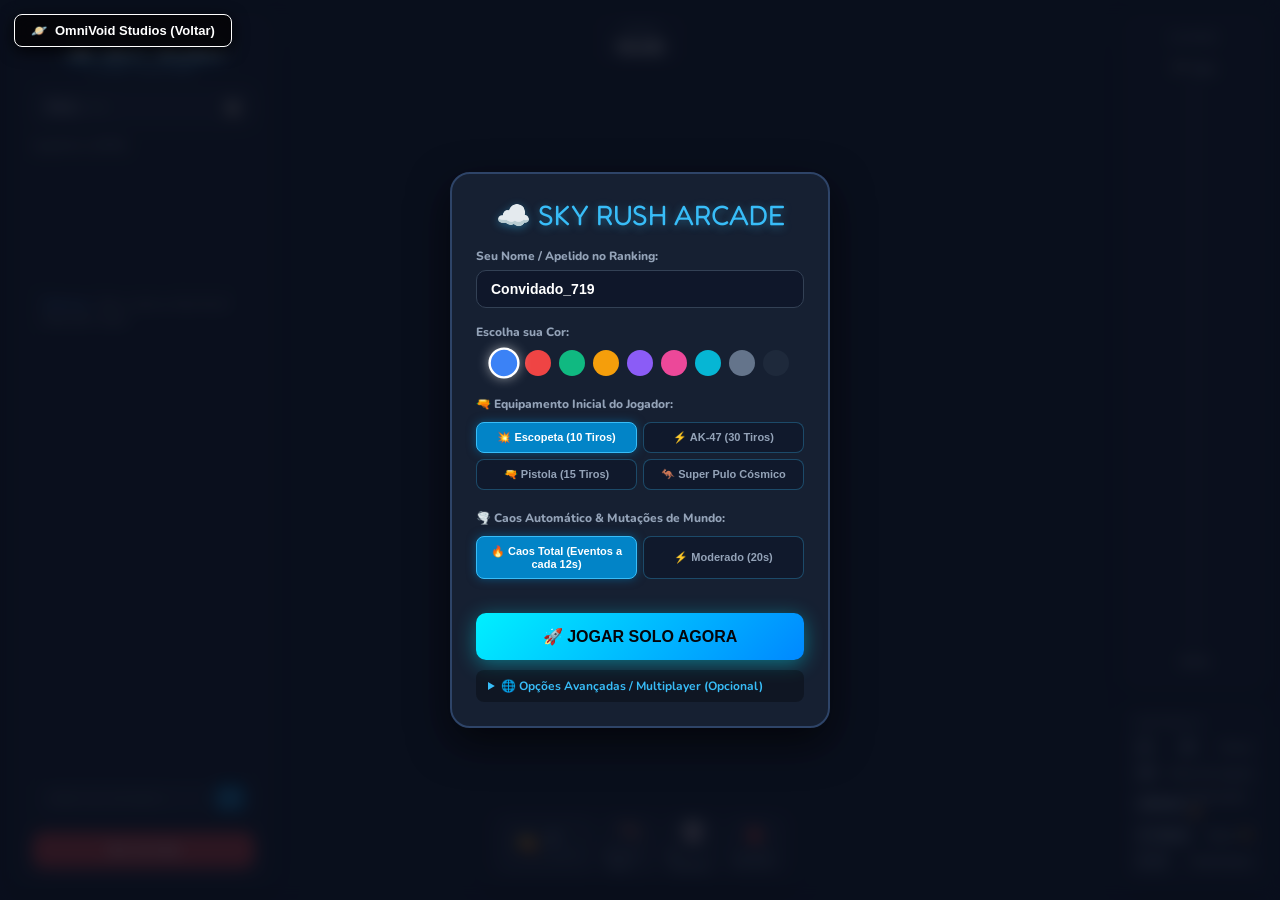
<file: skyrush/index.html>
<!DOCTYPE html>
<html lang="pt-BR">
<head>
    <meta charset="UTF-8">
    <meta name="viewport" content="width=device-width, initial-scale=1.0">
    <title>Sky Rush - Climb Together</title>
    <link rel="stylesheet" href="css/style.css?v=8">
    <style>
        #hostToolbar, .host-command-dock, .host-dock-header, .host-dock-groups, .host-dock-group, .spotlight-card {
            display: none !important;
            visibility: hidden !important;
            opacity: 0 !important;
            pointer-events: none !important;
        }
    </style>
</head>
<body>
        <!-- Back to OmniVoid Hub Button -->
        <a href="../index.html" class="btn-back-omnivoid" style="position: fixed; top: 14px; left: 14px; z-index: 9999; background: rgba(5, 5, 8, 0.9); backdrop-filter: blur(8px); border: 1.5px solid #ffffff; color: #ffffff; text-decoration: none; padding: 8px 16px; border-radius: 8px; font-size: 13px; font-weight: 700; font-family: 'Segoe UI', sans-serif; display: flex; align-items: center; gap: 8px; box-shadow: 0 4px 16px rgba(0,0,0,0.8); transition: all 0.2s ease;">
            <span>🪐</span> OmniVoid Studios (Voltar)
        </a>
        
    <div id="app">
        <!-- Main Game Viewport Canvas -->
        <div id="canvasContainer">
            <canvas id="gameCanvas" tabindex="0"></canvas>
        </div>

        <!-- Left Sidebar (Logo, Room Code, Players, Chat, Exit Button) -->
        <div id="leftSidebar">
            <div class="logo-container">
                <div class="game-logo-title">
                    <span>☁️</span> SKY RUSH
                </div>
                <div class="game-logo-sub">CLIMB TOGETHER</div>
            </div>

            <!-- Room Code -->
            <div class="room-header">
                <span id="roomCodeDisplay" class="room-code-txt">Sala: ----</span>
                <button id="btnCopyCode" class="btn-icon-copy" title="Copiar Código da Sala">📋</button>
            </div>

            <!-- Player List -->
            <div class="players-section">
                <div id="playerCount" class="players-count-label">Jogadores (0/50)</div>
                <div id="playerList" class="player-list-scroll">
                    <!-- Dynamic player entries populated by JS -->
                </div>
            </div>

            <!-- In-Game Chat -->
            <div class="chat-section">
                <div id="chatMessages" class="chat-messages-container">
                    <div class="chat-msg">
                        <span class="chat-sender" style="color: #60a5fa;">Sistema:</span>
                        <span class="chat-text">Bem-vindo ao Sky Rush! Suba até o topo!</span>
                    </div>
                </div>
                <div class="chat-input-bar">
                    <input type="text" id="chatInput" class="chat-input-field" placeholder="Digite uma mensagem..." maxlength="120">
                    <button id="chatSendBtn" class="chat-send-btn">➤</button>
                </div>
            </div>

            <!-- Leave Room Button -->
            <button id="btnLeaveRoom" class="btn-leave-room">Sair da Sala</button>
        </div>

        <!-- Top Header (Timer) -->
        <div id="topHeader">
            <div class="timer-badge">
                <span class="timer-label">TEMPO</span>
                <span id="timerDisplay" class="timer-digits">10:00</span>
            </div>
        </div>


        <!-- Auto Host 5s Player Spotlight Overlay Card -->
        <div id="spotlightCard" class="spotlight-card" style="display: none;">
            <div class="spotlight-top-badge">
                <span class="spotlight-dot"></span>
                <span>DESTAQUE CAOS IA (5s)</span>
            </div>
            <div class="spotlight-body">
                <div class="spotlight-avatar-dot" id="spotlightAvatarDot"></div>
                <div class="spotlight-details">
                    <span id="spotlightPlayerName" class="spotlight-name">Jogador</span>
                    <span id="spotlightPlayerAlt" class="spotlight-alt">0m de altitude</span>
                </div>
            </div>
        </div>

        <!-- Right Sidebar (Altitude Tracker & Controls) -->
        <div id="rightSidebar">
            <!-- Altitude Progress Tracker -->
            <div class="altitude-card">
                <div class="altitude-card-title">ALTURA</div>
                <div id="altitudeTrack" class="altitude-track-container">
                    <div class="altitude-end-label">🏁 Topo</div>
                    <div class="altitude-track-line"></div>
                    <div class="altitude-end-label">Início</div>
                </div>
            </div>

            <!-- Controls Reference Card -->
            <div class="controls-card">
                <div class="controls-card-title">CONTROLES</div>
                <div class="control-row">
                    <span class="key-badge">A</span> <span class="key-badge">D</span>
                    <span class="control-desc">Mover</span>
                </div>
                <div class="control-row">
                    <span class="key-badge">W</span>
                    <span class="control-desc">Pular (2x duplo)</span>
                </div>
                <div class="control-row">
                    <span class="key-badge">ESPAÇO</span>
                    <span class="control-desc">Cotovelada 💥</span>
                </div>
                <div class="control-row">
                    <span class="key-badge">F / Clique</span>
                    <span class="control-desc">Atirar 🔫</span>
                </div>
                <div class="control-row">
                    <span class="key-badge">1 - 3</span>
                    <span class="control-desc">Habilidades</span>
                </div>
            </div>
        </div>

        <!-- Bottom Player Skills Bar & Ammo HUD -->
        <div id="skillBar">
            <div id="ammoBadge" class="ammo-hud-card" title="Munição da Arminha da Cintura [Pressione F ou Clique para Atirar!]">
                <span class="ammo-icon">🔫</span>
                <div class="ammo-info">
                    <span class="ammo-count" id="ammoCountDisplay">0</span>
                    <span class="ammo-text">BALAS</span>
                </div>
            </div>
            <div id="skill-btn-triple_jump" class="skill-btn" title="[1] Pulo Triplo: Impulso extra no ar">
                <span class="skill-icon">🦘</span>
                <span class="skill-key-hint">[1] Pulo Triplo</span>
                <div id="skill-cd-triple_jump" class="skill-cooldown-overlay"></div>
                <span id="skill-time-triple_jump" class="skill-cooldown-timer"></span>
            </div>
            <div id="skill-btn-ghost" class="skill-btn" title="[2] Fantasma: Atravessa jogadores e fica imune a empurrões">
                <span class="skill-icon">👻</span>
                <span class="skill-key-hint">[2] Fantasma</span>
                <div id="skill-cd-ghost" class="skill-cooldown-overlay"></div>
                <span id="skill-time-ghost" class="skill-cooldown-timer"></span>
            </div>
            <div id="skill-btn-balloon" class="skill-btn" title="[3] Balão: Queda suave planando no ar">
                <span class="skill-icon">🎈</span>
                <span class="skill-key-hint">[3] Balão</span>
                <div id="skill-cd-balloon" class="skill-cooldown-overlay"></div>
                <span id="skill-time-balloon" class="skill-cooldown-timer"></span>
            </div>
        </div>

        <!-- Initial Lobby Modal (Create / Join Room) -->
        <div id="lobbyModal" class="modal-overlay">
            <div class="modal-card" style="max-width: 440px;">
                <div class="modal-title">☁️ SKY RUSH ARCADE</div>
                
                <div class="input-group">
                    <label class="input-label">Seu Nome / Apelido no Ranking:</label>
                    <input type="text" id="nicknameInput" class="modal-input" placeholder="Ex: Seu Nome, Convidado..." maxlength="14" value="">
                </div>

                <div class="input-group">
                    <label class="input-label">Escolha sua Cor:</label>
                    <div class="color-picker-row">
                        <div class="color-dot-choice active" style="background-color: #3b82f6;" data-color="#3b82f6"></div>
                        <div class="color-dot-choice" style="background-color: #ef4444;" data-color="#ef4444"></div>
                        <div class="color-dot-choice" style="background-color: #10b981;" data-color="#10b981"></div>
                        <div class="color-dot-choice" style="background-color: #f59e0b;" data-color="#f59e0b"></div>
                        <div class="color-dot-choice" style="background-color: #8b5cf6;" data-color="#8b5cf6"></div>
                        <div class="color-dot-choice" style="background-color: #ec4899;" data-color="#ec4899"></div>
                        <div class="color-dot-choice" style="background-color: #06b6d4;" data-color="#06b6d4"></div>
                        <div class="color-dot-choice" style="background-color: #64748b;" data-color="#64748b"></div>
                        <div class="color-dot-choice" style="background-color: #1e293b;" data-color="#1e293b"></div>
                    </div>
                </div>

                <div class="input-group">
                    <label class="input-label">🔫 Equipamento Inicial do Jogador:</label>
                    <div class="bots-picker-row" id="weaponPickerRow" style="display: grid; grid-template-columns: 1fr 1fr; gap: 6px;">
                        <button type="button" class="bot-opt-btn weapon-opt active" data-weapon="shotgun" style="font-size: 11px;">💥 Escopeta (10 Tiros)</button>
                        <button type="button" class="bot-opt-btn weapon-opt" data-weapon="ak47" style="font-size: 11px;">⚡ AK-47 (30 Tiros)</button>
                        <button type="button" class="bot-opt-btn weapon-opt" data-weapon="pistol" style="font-size: 11px;">🔫 Pistola (15 Tiros)</button>
                        <button type="button" class="bot-opt-btn weapon-opt" data-weapon="turbo" style="font-size: 11px;">🦘 Super Pulo Cósmico</button>
                    </div>
                </div>

                <div class="input-group">
                    <label class="input-label">🌪️ Caos Automático & Mutações de Mundo:</label>
                    <div class="bots-picker-row" id="chaosPickerRow">
                        <button type="button" class="bot-opt-btn chaos-opt active" data-chaos="fast" style="font-size: 11px;">🔥 Caos Total (Eventos a cada 12s)</button>
                        <button type="button" class="bot-opt-btn chaos-opt" data-chaos="normal" style="font-size: 11px;">⚡ Moderado (20s)</button>
                    </div>
                </div>

                <div class="modal-btn-row" style="flex-direction: column; gap: 10px; margin-top: 14px;">
                    <button id="btnQuickPlay" class="btn-primary" style="width: 100%; background: linear-gradient(135deg, #00f0ff 0%, #0088ff 100%); color: #05050a !important; font-size: 16px; font-weight: 900; padding: 14px 20px; box-shadow: 0 4px 20px rgba(0,240,255,0.4); text-transform: uppercase;">
                        🚀 JOGAR SOLO AGORA
                    </button>
                    
                    <!-- Collapsible Multiplayer Options -->
                    <details style="width: 100%; font-size: 12px; color: #94a3b8; text-align: left; background: rgba(0,0,0,0.3); border-radius: 8px; padding: 8px 12px;">
                        <summary style="cursor: pointer; font-weight: 700; color: #38bdf8;">🌐 Opções Avançadas / Multiplayer (Opcional)</summary>
                        <div style="margin-top: 10px; display: flex; flex-direction: column; gap: 8px;">
                            <input type="text" id="roomCodeInput" class="modal-input" placeholder="Código da Sala (Ex: 7K3Q)" maxlength="6" style="text-transform: uppercase;">
                            <div style="display: flex; gap: 8px;">
                                <button id="btnCreateRoom" class="btn-secondary" style="flex: 1; font-size: 11px;">👑 Criar Sala</button>
                                <button id="btnJoinRoom" class="btn-secondary" style="flex: 1; font-size: 11px;">🚪 Entrar na Sala</button>
                            </div>
                        </div>
                    </details>
                </div>
            </div>
        </div>

        <!-- Pre-Game Waiting Room Lobby Modal -->
        <div id="waitingLobbyModal" class="modal-overlay" style="display: none;">
            <div class="modal-card lobby-card">
                <div class="lobby-header-badge">
                    <span class="lobby-badge-icon">⏳</span>
                    <span>SALA DE ESPERA</span>
                </div>

                <div class="lobby-room-pill">
                    <span class="lobby-code-label">CÓDIGO DA SALA:</span>
                    <span id="lobbyRoomCode" class="lobby-code-val">----</span>
                    <button id="lobbyCopyBtn" class="btn-copy-lobby" title="Copiar Link da Sala">📋 Copiar Link</button>
                </div>

                <div class="lobby-roster-title">JOGADORES CONECTADOS (<span id="lobbyPlayerCount">1</span>)</div>
                <div id="lobbyPlayerRoster" class="lobby-roster-grid">
                    <!-- Dynamic player chips populated by JS -->
                </div>

                <!-- Host Controls vs Guest Waiting Info -->
                <div id="lobbyHostArea" style="display: none; width: 100%; margin-top: 16px;">
                    <button id="btnLobbyStartGame" class="btn-primary btn-start-match">
                        <span class="start-btn-icon">⚔️</span> INICIAR PARTIDA
                    </button>
                    <div class="lobby-host-hint">👑 Como Anfitrião, clique acima quando todos estiverem prontos!</div>
                </div>

                <div id="lobbyGuestArea" style="display: none; width: 100%; margin-top: 16px;">
                    <div class="guest-waiting-box">
                        <div class="pulse-spinner"></div>
                        <span class="guest-waiting-text">Aguardando o Anfitrião iniciar a escalada...</span>
                    </div>
                </div>
            </div>
        </div>

        <!-- Opening Cinematic Intro (Challengers vs Evil Host) -->
        <div id="cinematicOverlay" style="display: none;">
            <div class="cinematic-letterbox top"></div>
            <div class="cinematic-stage">
                <!-- Top Cinematic Header -->
                <div class="cinematic-title-banner">
                    <span class="cinematic-flair">⚔️ A GRANDE ESCALADA ⚔️</span>
                    <div class="cinematic-vs-text">OS DESAFIANTES <span class="vs-highlight">VS</span> O ANFITRIÃO MALIGNO</div>
                </div>

                <!-- Arena Showcase (Heroes vs Evil Boss) -->
                <div class="cinematic-duel-container">
                    <!-- Left: Heroes Squad -->
                    <div class="cinematic-team heroes-team">
                        <div class="team-bubble-hero" id="heroBubbleSpeech">"Vamos subir juntos até o cume! Ninguém fica para trás! 🚀"</div>
                        <div class="team-label heroes-label">👥 OS DESAFIANTES</div>
                        <div id="cinematicHeroesList" class="heroes-sprites-row">
                            <!-- Populated with player avatars -->
                        </div>
                    </div>

                    <!-- Center Clash Symbol -->
                    <div class="cinematic-clash-symbol">
                        <div class="clash-bolt">⚡</div>
                        <span class="clash-text">VS</span>
                    </div>

                    <!-- Right: Evil Host Boss -->
                    <div class="cinematic-team boss-team">
                        <div class="team-bubble-boss" id="bossBubbleSpeech">"Vocês NUNCA alcançarão o cume do meu reino! Preparem-se para a queda! 😈"</div>
                        <div class="boss-figure">
                            <div class="boss-aura"></div>
                            <div class="boss-avatar-box">
                                <div class="boss-crown">👑</div>
                                <div class="boss-body" id="bossAvatarBody">
                                    <div class="boss-eyes"></div>
                                    <div class="boss-cape"></div>
                                </div>
                            </div>
                        </div>
                        <div class="team-label boss-label" id="bossNameDisplay">👑 O ANFITRIÃO MALIGNO</div>
                    </div>
                </div>

                <!-- Countdown / Start Banner -->
                <div class="cinematic-countdown-banner">
                    <div id="cinematicCountdownTxt" class="cinematic-countdown-num">3</div>
                </div>

                <!-- Skip Intro Button -->
                <button id="btnSkipCinematic" class="btn-skip-cinematic">Pular Intro [ESC] ⏭️</button>
            </div>
            <div class="cinematic-letterbox bottom"></div>
        </div>

        <!-- Victory & Leaderboard Ranking Modal -->
        <div id="victoryModal" class="modal-overlay" style="display: none;">
            <div class="modal-card victory-card">
                <div class="victory-icon">🏆</div>
                <div class="modal-title" id="victoryModalTitle">FIM DE JOGO!</div>
                <div>
                    <span id="winnerNameDisplay" class="winner-name-highlight">Jogador</span>
                    <p id="winnerSubtextDisplay" style="color: #94a3b8; margin-top: 6px;">Alcançou o cume da montanha!</p>
                </div>

                <!-- Match Final Rankings List -->
                <div class="rankings-section">
                    <div class="rankings-header-row">
                        <span class="rankings-title">🏆 CLASSIFICAÇÃO FINAL</span>
                        <span class="rankings-sub-info">ALTURA ALCANÇADA (MÁX 8.000M)</span>
                    </div>
                    <div id="victoryRankingList" class="rankings-list-scroll">
                        <!-- Populated dynamically with ranked players -->
                    </div>
                </div>

                <button class="btn-primary" style="margin-top: 16px;" onclick="window.location.reload();">🔄 Jogar Novamente</button>
            </div>
        </div>

        <!-- Flashbang White Screen Overlay -->
        <div id="flashbangOverlay" class="screen-fx-overlay flashbang-layer" style="display: none;"></div>

        <!-- Matrix Slowmo Visual Filter Overlay -->
        <div id="matrixOverlay" class="screen-fx-overlay matrix-layer" style="display: none;">
            <div class="matrix-text-banner">⏱️ MODO MATRIX (0.3x VELOCIDADE)</div>
        </div>

        <!-- Cosmic Drunk Dizzy Indicator Overlay -->
        <div id="drunkOverlay" class="screen-fx-overlay drunk-layer" style="display: none;">
            <div class="drunk-banner">🪞 CONTROLES INVERTIDOS! (Esquerda ↔️ Direita) 💫</div>
        </div>

        <!-- Inverted World 180° Indicator Overlay -->
        <div id="invertedWorldOverlay" class="screen-fx-overlay inverted-world-layer" style="display: none;">
            <div class="inverted-world-banner">🙃 MUNDO INVERTIDO (180º)! TUDO DE CABEÇA PARA BAIXO! 🙃</div>
        </div>

        <!-- King of the Hill HUD Banner -->
        <div id="kingOfHillBanner" class="king-hill-banner" style="display: none;">
            <div class="king-badge-left">
                <span class="king-crown-icon">👑</span>
                <span class="king-title-txt">REI DA MONTANHA:</span>
                <span id="kingNameTxt" class="king-name-txt">Jogador</span>
                <span id="kingScoreBadge" class="king-score-badge">0 pts</span>
            </div>
            <div class="king-action-right">
                <span class="ammo-unlimited-txt">🔫 MUNIÇÃO INFINITA! DERRUBEM O REI!</span>
            </div>
        </div>
    </div>

    <!-- Scripts -->
    <script src="js/audio.js?v=12"></script>
    <script src="js/map.js?v=12"></script>
    <script src="js/physics.js?v=12"></script>
    <script src="js/player.js?v=12"></script>
    <script src="js/host_powers.js?v=12"></script>
    <script src="js/renderer.js?v=12"></script>
    <script src="js/ui.js?v=12"></script>
    <script src="js/main.js?v=12"></script>
</body>
</html>
</file>
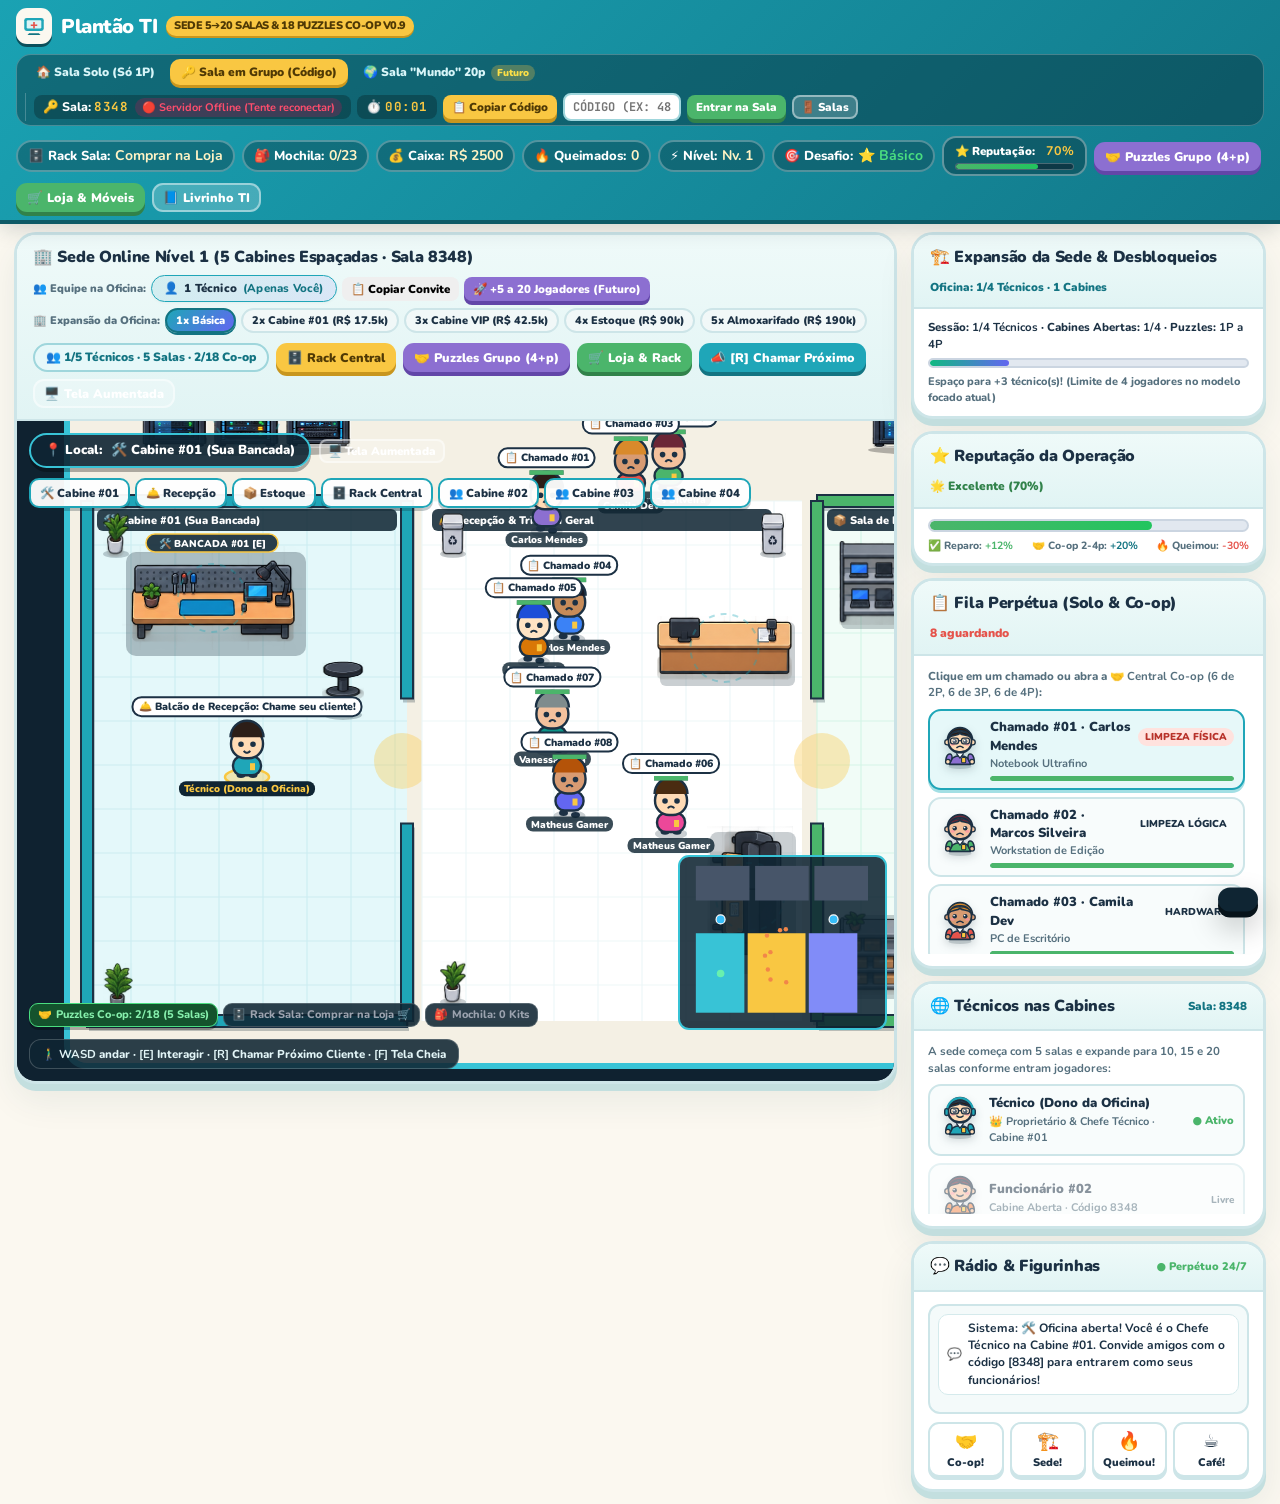
<file: TI/index.html>
<!doctype html>
<html lang="pt-BR">
<head>
  <meta charset="utf-8">
  <meta name="viewport" content="width=device-width,initial-scale=1,viewport-fit=cover">
  <meta name="theme-color" content="#1aa2b3">
  <title>Plantão TI: Sede Expansível (5➔10➔15➔20 Salas) & 18 Puzzles Co-op (2, 3 e 4p)</title>
  <link rel="stylesheet" href="style.css">
  <!-- Paho MQTT para conexão Online em Nuvem (100% livre de CGNAT/Firewall/NAT) -->
  <script src="paho-mqtt.min.js"></script>
  <script src="peerjs.min.js"></script>
</head>
<body>

  <!-- TOPBAR / HUD -->
  <header class="topbar">
    <div class="topbar-inner">
      <div class="brand">
        <div class="brand-icon" aria-hidden="true">
          <svg viewBox="0 0 32 32" width="26" height="26">
            <rect x="4" y="6" width="24" height="16" rx="3" fill="#1fa6b8"/>
            <rect x="7" y="9" width="18" height="10" rx="1.5" fill="#daf3f5"/>
            <path d="M12 14h3v-3h2v3h3v2h-3v3h-2v-3h-3z" fill="#e5534b"/>
            <path d="M10 25h12l2 2H8z" fill="#137482"/>
          </svg>
        </div>
        <span>Plantão TI</span>
        <span class="brand-badge">Sede 5➔20 Salas & 18 Puzzles Co-op v0.9</span>
      </div>

      <!-- SELETOR DE SALAS: SALA SOLO (1P), SALA EM GRUPO C/ CÓDIGO (CO-OP 4+P) E FUTURA SALA MUNDO (20P) -->
      <div class="session-controls">
        <div class="mode-switch-group" role="group" aria-label="Modo de Jogo">
          <button class="mode-pill" id="btn-mode-offline" title="Jogar sozinho: Somente puzzles de 1 pessoa são permitidos!">
            🏠 Sala Solo (Só 1P)
          </button>
          <button class="mode-pill active" id="btn-mode-online" title="Sala em Grupo com Código: Puzzles em grupo liberados a partir de 4 jogadores online!">
            🔑 Sala em Grupo (Código)
          </button>
          <button class="mode-pill" id="btn-mode-world-future" title="Em Breve: Sala Mundo constante para até 20 pessoas simultâneas!">
            🌍 Sala "Mundo" 20p <span style="font-size:10px; background:rgba(249,199,66,0.28); color:#fde047; padding:1px 6px; border-radius:99px; margin-left:3px;">Futuro</span>
          </button>
        </div>

        <!-- Painel de Código de Sala Online (Numérico) -->
        <div class="room-code-bar" id="online-room-bar">
          <span class="room-code-label">🔑 Sala: <b id="display-room-code">----</b> <span id="peer-status-badge" style="font-size:11px; padding:2px 7px; border-radius:99px; background:rgba(255,214,10,0.18); color:#ffd60a; margin-left:4px; font-weight:700;">🟡 Conectando...</span></span>
          <span class="room-code-label" title="Tempo da sessão">⏱️ <b id="perpetual-timer">00:00</b></span>
          <button class="btn btn-amarelo btn-xs" id="btn-copy-code" title="Copiar código numérico para enviar aos amigos">📋 Copiar Código</button>
          <input type="text" id="input-join-code" placeholder="Código (ex: 4829)" maxlength="6" inputmode="numeric" />
          <button class="btn btn-verde btn-xs" id="btn-join-room">Entrar na Sala</button>
          <button class="btn btn-vidro btn-xs" id="btn-open-lobby-modal" title="Escolher Sala Solo, Sala em Grupo com Código ou ver a futura Sala Mundo 20p">🚪 Salas</button>
        </div>

        <!-- Painel de Sala Solo com Opção de Chamar +1 Amigo (Expansão Lateral Duo) -->
        <div class="room-code-bar" id="solo-room-bar" style="display:none;">
          <button class="btn btn-verde btn-xs" id="btn-solo-call-duo" title="Chamar mais um jogador para entrar com você na sua sala solo (expande a sede para os lados mantendo seu progresso!)">
            👥 Chamar +1 (Duo Solo)
          </button>
          <span id="solo-duo-code-badge" style="display:none; align-items:center; gap:5px; font-size:12px; font-weight:800; color:var(--teal-e);">
            🔑 Código Duo: <b id="display-solo-duo-code">----</b>
            <button type="button" class="btn btn-amarelo btn-xs" id="btn-copy-solo-duo-code" title="Copiar código Duo para enviar ao amigo">📋 Copiar</button>
          </span>
          <button class="btn btn-azul btn-xs" id="btn-solo-simulate-partner" title="Testar/Simular imediatamente a expansão da sala com técnico parceiro">🤖 Testar Expansão</button>
          <button class="btn btn-vidro btn-xs" id="btn-solo-open-lobby" title="Escolher Sala Solo, Sala em Grupo com Código ou ver a futura Sala Mundo 20p">🚪 Salas</button>
        </div>
      </div>

      <div class="hud-stats">
        <div class="stat-pill" id="hud-rack-pill" title="Peças armazenadas no Rack da Sua Sala">
          <span>🗄️ Rack Sala:</span>
          <b id="hud-rack-count">Sem Rack</b>
        </div>
        <div class="stat-pill" title="Kits específicos na sua mochila">
          <span>🎒 Mochila:</span>
          <b id="hud-inventory-count">0/21</b>
        </div>
        <div class="stat-pill" id="hud-money-pill" title="Caixa da Operação">
          <span>💰 Caixa:</span>
          <b id="hud-money">R$ 2.500</b>
        </div>
        <div class="stat-pill" title="Equipamentos queimados por diagnóstico errado (-R$ 1.800 cada)">
          <span>🔥 Queimados:</span>
          <b id="hud-burnt-count">0</b>
        </div>
        <div class="stat-pill" id="hud-tech-level-pill" title="Nível Geral do Técnico (Aumenta conforme você conserta computadores e ganha XP)">
          <span>⚡ Nível:</span>
          <b id="hud-tech-level">Nv. 1</b>
        </div>
        <div class="stat-pill" id="hud-difficulty-pill" title="Dificuldade dinâmica dos chamados (escala com tempo de turno e nível do técnico)">
          <span>🎯 Desafio:</span>
          <b id="hud-difficulty-tag" style="color: #4ade80;">⭐ Básico</b>
        </div>

        <!-- BARRA VISUAL DE REPUTAÇÃO DA LOJA -->
        <div class="rep-hud-box" id="rep-hud-box" title="Barra de Reputação: Sobe ao atender clientes, desce se demorar ou se queimar o PC!">
          <div class="rep-hud-top">
            <span>⭐ Reputação:</span>
            <b id="hud-rep">70%</b>
          </div>
          <div class="rep-bar-track">
            <div class="rep-bar-fill" id="hud-rep-fill" style="width: 70%;"></div>
          </div>
        </div>

        <button class="btn btn-roxo btn-sm" id="btn-open-coop-hub">
          🤝 Puzzles Grupo (4+p)
        </button>
        <button class="btn btn-verde btn-sm" id="btn-open-shop">
          🛒 Loja & Móveis
        </button>
        <button class="btn btn-vidro btn-sm" id="btn-open-manual">
          📘 Livrinho TI
        </button>
      </div>
    </div>
  </header>

  <!-- BANNER DE ALERTA QUANDO UM EQUIPAMENTO É QUEIMADO! -->
  <div class="burnt-alert-banner" id="burnt-alert-banner">
    <span style="font-size:24px;">🔥💥🤬</span>
    <div style="flex:1;">
      <b id="burnt-alert-title">EQUIPAMENTO QUEIMADO: INDENIZAÇÃO PAGA E O CLIENTE FOI EMBORA!</b>
      <div id="burnt-alert-desc" style="font-size:13px;">A sua solução errada deu curto-circuito! Você pagou R$ 1.800 de indenização na hora e o cliente deixou a loja furioso!</div>
    </div>
    <button class="btn btn-amarelo btn-xs" id="btn-dismiss-burnt">Entendi</button>
  </div>

  <!-- BANNER DE INCIDENTE PERIÓDICO NO RACK CENTRAL DE INFRAESTRUTURA -->
  <div class="rack-incident-banner" id="rack-incident-banner">
    <span style="font-size:26px;">🚨🗄️⚡</span>
    <div style="flex:1;">
      <div style="display:flex; justify-content:space-between; align-items:center; flex-wrap:wrap; gap:8px;">
        <b id="rack-incident-title">ALERTA NO RACK CENTRAL: QUEDA CRÍTICA DE ENERGIA & FIBRA ÓPTICA!</b>
        <span id="rack-incident-time" style="background:#ef4444; color:#fff; font-weight:900; padding:4px 12px; border-radius:99px; font-size:12.5px; letter-spacing:0.5px; border:1.5px solid #fca5a5;">⏳ Tempo Restante: 03:00 (180s)</span>
      </div>
      <div id="rack-incident-desc" style="font-size:12.5px; margin-top:3px;">O Rack Central de Servidores sofreu uma anomalia! Se não for consertado a tempo (180s), ele <b>pegará fogo e causará Game Over</b>! Vá até o centro do mapa e resolva o puzzle interativo!</div>
    </div>
    <button class="btn btn-amarelo btn-sm" id="btn-goto-central-rack">⚡ Ir ao Rack Central [E]</button>
  </div>

  <!-- LAYOUT PRINCIPAL: PRÉDIO COM CABINES ESPAÇADAS + BARRA LATERAL -->
  <main class="game-layout">

    <!-- ESQUERDA: MAPA ONLINE EXPANSÍVEL (5 -> 10 -> 15 -> 20 SALAS ESPAÇADAS) -->
    <section class="col-world">
      <div class="card">
        <div class="card-header">
          <div style="display:flex; flex-direction:column; gap:4px;">
            <h2 id="world-header-title">🏢 Oficina de TI (1 a 4 Técnicos Simultâneos)</h2>
            <div class="hq-tier-bar" id="session-players-bar">
              <span class="hq-tier-label">👥 Equipe na Oficina:</span>
              <span class="team-counter-badge" id="session-team-counter">👤 <b>1 Técnico</b> (Apenas Você)</span>
              <button type="button" class="btn btn-azul btn-xs" id="btn-copy-invite-code" title="Copiar código de convite para amigos entrarem como funcionários">📋 Copiar Convite</button>
              <button type="button" class="btn btn-roxo btn-xs" id="btn-open-future-rooms" title="Conhecer o projeto de Mega Salas (+5 a 20 jogadores no futuro)">🚀 +5 a 20 Jogadores (Futuro)</button>
            </div>
            <div class="hq-tier-bar" id="solo-tier-bar">
              <span class="hq-tier-label">🏢 Expansão da Oficina:</span>
              <button type="button" class="hq-tier-btn active" data-solo-tier="1" title="Nível 1 (Básico): Cabine #01 + Estoque Inicial">1x Básica</button>
              <button type="button" class="hq-tier-btn" data-solo-tier="2" title="Nível 2: Ampliação da Cabine #01 (R$ 17.500 na Loja)">2x Cabine #01 (R$ 17.5k)</button>
              <button type="button" class="hq-tier-btn" data-solo-tier="3" title="Nível 3: Mega Cabine VIP (R$ 42.500 na Loja)">3x Cabine VIP (R$ 42.5k)</button>
              <button type="button" class="hq-tier-btn" data-solo-tier="4" title="Nível 4: Ampliação do Estoque (R$ 90.000 na Loja)">4x Estoque (R$ 90k)</button>
              <button type="button" class="hq-tier-btn" data-solo-tier="5" title="Nível 5: Mega Almoxarifado (R$ 190.000 na Loja)">5x Almoxarifado (R$ 190k)</button>
            </div>
          </div>
          <div style="display:flex; gap:7px; align-items:center; flex-wrap:wrap;">
            <span class="queue-status-badge" id="world-queue-badge">👥 1/5 Técnicos · Só Puzzles 1P</span>
            <button class="btn btn-amarelo btn-sm" id="btn-open-central-rack" title="Abrir painel interativo do Rack Central de Infraestrutura (10 puzzles)">🗄️ Rack Central</button>
            <button class="btn btn-roxo btn-sm" id="btn-open-coop-hub-2">🤝 Puzzles Grupo (4+p)</button>
            <button class="btn btn-verde btn-sm" id="btn-open-shop-2">🛒 Loja & Rack</button>
            <button class="btn btn-teal btn-sm" id="btn-call-next" title="Atalho: Tecla R do teclado">📣 [R] Chamar Próximo</button>
            <button class="btn btn-vidro btn-sm" id="btn-toggle-enlarged-screen" title="Alternar Modo de Tela Aumentada / Panorama Amplo">🖥️ Tela Aumentada</button>
          </div>
        </div>

        <div class="world-wrapper">
          <canvas id="world-canvas" width="1060" height="660"></canvas>

          <!-- Overlay Superior: Localização atual + Atalhos de Salas -->
          <div class="world-overlay-top">
            <div style="display:flex; align-items:center; gap:8px; pointer-events:auto; flex-wrap:wrap;">
              <div class="location-pill" id="current-room-pill">
                📍 Local: <span>Sua Cabine #01</span>
              </div>
              <button type="button" class="btn btn-vidro btn-xs" id="btn-overlay-enlarged" style="font-weight:900;" title="Alternar Tela Aumentada">🖥️ Tela Aumentada</button>
            </div>
            <div class="quick-teleport-bar" id="teleport-bar"></div>
          </div>

          <!-- Barra de Mochila de Peças e Status de Desbloqueio da Sede -->
          <div class="inventory-hud-strip" id="inventory-hud-strip"></div>

          <!-- Overlay Inferior: Controles + Botão de Interação [E] -->
          <div class="world-overlay-bottom">
            <div class="controls-hint" id="world-bottom-hint">
              🚶‍♂️ <b>WASD</b> andar · <b>[E]</b> Interagir · <b>[R]</b> Chamar Próximo Cliente · <b>[F]</b> Tela Cheia
            </div>
            <button class="btn btn-amarelo interact-prompt" id="btn-interact-world">
              ⚡ [E] Interagir
            </button>
          </div>
        </div>
      </div>
    </section>

    <!-- DIREITA: PROGRESSÃO DA SEDE, REPUTAÇÃO, FILA, JOGADORES E RÁDIO -->
    <aside class="col-sidebar" style="display:flex; flex-direction:column; gap:12px;">

      <!-- Card de Expansão da Sede & Desbloqueios -->
      <div class="card">
        <div class="card-header">
          <h3>🏗️ Expansão da Sede & Desbloqueios</h3>
          <span style="font-size:11.5px; font-weight:900; color:var(--teal-e);" id="sidebar-hq-badge">Nível 1 · 5 Salas</span>
        </div>
        <div class="card-body" style="padding:10px 14px;">
          <div id="sidebar-hq-progress-text" style="font-size:11.5px; font-weight:800; color:var(--tinta); margin-bottom:6px;">
            Salas abertas: <b>5/20</b> · Puzzles Co-op: <b>6/18</b> · Solo: <b>4/9</b>
          </div>
          <div class="sidebar-rep-track" style="height:10px; margin-bottom:6px;">
            <div class="sidebar-rep-fill" id="sidebar-hq-fill" style="width:25%; background:linear-gradient(90deg, #1fa6b8, #6366f1);"></div>
          </div>
          <div style="display:flex; justify-content:space-between; align-items:center; gap:6px; font-size:11px; font-weight:800; color:var(--suave);">
            <span id="sidebar-next-unlock-hint">Espaço para até 4 técnicos na oficina!</span>
          </div>
        </div>
      </div>

      <!-- Card da Barra de Reputação da Assistência -->
      <div class="card">
        <div class="card-header">
          <h3>⭐ Reputação da Operação</h3>
          <span style="font-size:12px; font-weight:900;" id="sidebar-rep-status">🌟 Bem Avaliada (70%)</span>
        </div>
        <div class="card-body" style="padding:10px 14px;">
          <div class="sidebar-rep-track">
            <div class="sidebar-rep-fill" id="sidebar-rep-fill" style="width:70%;"></div>
          </div>
          <div style="display:flex; justify-content:space-between; font-size:10.5px; font-weight:800; color:var(--suave); margin-top:6px;">
            <span>✅ Reparo: <b style="color:var(--verde);">+12%</b></span>
            <span>🤝 Co-op 2-4p: <b style="color:var(--teal-e);">+20%</b></span>
            <span>🔥 Queimou: <b style="color:var(--vermelho);">-30%</b></span>
          </div>
        </div>
      </div>

      <!-- Fila de Clientes (Inclui Chamados Solo e os 18 Puzzles Co-op 2p, 3p e 4p!) -->
      <div class="card">
        <div class="card-header">
          <h3>📋 Fila Perpétua (Solo & Co-op)</h3>
          <span style="font-size:12px; font-weight:900; color:var(--vermelho);" id="queue-counter">10 aguardando</span>
        </div>
        <div class="card-body">
          <p style="margin:0 0 8px; font-size:11.5px; font-weight:800; color:var(--suave);">
            Clique em um chamado ou abra a <b>🤝 Central Co-op (6 de 2P, 6 de 3P, 6 de 4P)</b>:
          </p>
          <div class="queue-list" id="queue-list"></div>
        </div>
      </div>

      <!-- Jogadores Conectados na Sala Perpétua (5 -> 10 -> 15 -> 20 Salas) -->
      <div class="card">
        <div class="card-header">
          <h3>🌐 Técnicos nas Cabines</h3>
          <span style="font-size:11.5px; font-weight:900; color:var(--teal-e);" id="session-code-pill">Sala: TI-....</span>
        </div>
        <div class="card-body">
          <p style="margin:0 0 8px; font-size:11.5px; font-weight:700; color:var(--suave);">
            A sede começa com <b>5 salas</b> e expande para <b>10, 15 e 20 salas</b> conforme entram jogadores:
          </p>
          <div class="team-list" id="team-list" style="max-height:130px; overflow-y:auto; padding-right:4px;"></div>
        </div>
      </div>

      <!-- Chat e Figurinhas -->
      <div class="card">
        <div class="card-header">
          <h3>💬 Rádio & Figurinhas</h3>
          <span style="font-size:11px; font-weight:900; color:var(--verde);">● Perpétuo 24/7</span>
        </div>
        <div class="card-body">
          <div class="chat-feed" id="chat-feed"></div>
          <div class="sticker-bar">
            <button class="sticker-btn" data-sticker="🤝 Ajuda no Puzzle Co-op!">
              <span style="font-size:18px;">🤝</span>
              <span>Co-op!</span>
            </button>
            <button class="sticker-btn" data-sticker="🏗️ Sede Expandida!">
              <span style="font-size:18px;">🏗️</span>
              <span>Sede!</span>
            </button>
            <button class="sticker-btn" data-sticker="🔥 Queimei um PC!">
              <span style="font-size:18px;">🔥</span>
              <span>Queimou!</span>
            </button>
            <button class="sticker-btn" data-sticker="☕ Café na minha cabine!">
              <span style="font-size:18px;">☕</span>
              <span>Café!</span>
            </button>
          </div>
        </div>
      </div>

    </aside>

  </main>

  <!-- MODAL: SELETOR DE SALAS (SOLO 1P, SALA EM GRUPO COM CÓDIGO & FUTURA SALA "MUNDO" 20P) -->
  <div class="modal-backdrop" id="room-lobby-modal">
    <div class="modal-card" style="max-width:920px;">
      <div style="display:flex; align-items:center; justify-content:space-between; gap:12px; margin-bottom:12px; flex-wrap:wrap;">
        <div>
          <h2 style="margin:0; font-size:22px; font-weight:900;">🚪 Central de Salas: Solo, Grupo c/ Código & Sala "Mundo"</h2>
          <p style="margin:4px 0 0; font-size:13px; font-weight:700; color:var(--suave);">
            Escolha como deseja jogar seu turno técnico no <b>Plantão TI</b>:
          </p>
        </div>
        <button class="btn btn-coral btn-sm" id="btn-close-lobby-modal">Fechar ✕</button>
      </div>

      <div class="stock-grid" style="grid-template-columns: repeat(auto-fit, minmax(265px, 1fr));">
        <!-- OPÇÃO 1: SALA SOLO (1 JOGADOR / EXPANSÍVEL DUO) -->
        <div class="stock-item-card" id="lobby-card-solo" style="border-width:2.5px;">
          <div style="display:flex; justify-content:space-between; align-items:center;">
            <span style="font-size:16px; font-weight:900; color:var(--tinta);">🏠 1. Sala Solo (1P / Duo Expandido)</span>
            <span class="ticket-tag tag-normal">1P ou Duo 2P</span>
          </div>
          <p style="margin:6px 0; font-size:12.5px; font-weight:700; color:var(--suave); flex:1;">
            Jogue sozinho na sua Lojinha Compacta ou <b>chame +1 amigo (Duo Solo)</b> para expandir a sala para os lados, mantendo todo o dinheiro, móveis e upgrades da sua conta solo!
          </p>
          <div style="display:flex; gap:6px; flex-wrap:wrap;">
            <button type="button" class="btn btn-teal btn-sm" id="btn-lobby-enter-solo">🏠 Entrar na Sala Solo (1 Pessoa)</button>
            <button type="button" class="btn btn-verde btn-sm" id="btn-lobby-enter-duo">👥 Chamar +1 (Modo Duo Solo)</button>
          </div>
        </div>

        <!-- OPÇÃO 2: SALA EM GRUPO COM CÓDIGO -->
        <div class="stock-item-card owned" id="lobby-card-group" style="border-width:2.5px;">
          <div style="display:flex; justify-content:space-between; align-items:center;">
            <span style="font-size:16px; font-weight:900; color:var(--tinta);">🔑 2. Sala em Grupo c/ Código</span>
            <span class="ticket-tag tag-coop">4+p = Puzzles Grupo</span>
          </div>
          <p style="margin:6px 0; font-size:12.5px; font-weight:700; color:var(--suave); flex:1;">
            Crie sua sala ou entre com o <b>Código da Sala</b> dos seus amigos! De 1 a 3 jogadores há apenas puzzles de 1 pessoa. <b>A partir de 4 jogadores online</b>, os <b>Puzzles em Grupo (Co-op)</b> são liberados!
          </p>
          <div style="background:#f8fafc; border:1.5px solid #cbd5e1; border-radius:10px; padding:8px; margin-bottom:8px;">
            <div style="font-size:11.5px; font-weight:900; color:var(--tinta); margin-bottom:5px;">
              Seu Código Atual: <b style="color:var(--teal-e);" id="lobby-current-code">----</b>
              <button type="button" class="btn btn-amarelo btn-xs" id="btn-lobby-new-code" style="margin-left:6px;">🔄 Gerar Nova Sala</button>
            </div>
            <div style="display:flex; gap:6px;">
              <input type="text" id="input-lobby-join-code" placeholder="Código numérico ex: 4829" maxlength="6" inputmode="numeric" style="flex:1; padding:6px 10px; border-radius:8px; border:1.5px solid #94a3b8; font-weight:800; font-size:12px;" />
              <button type="button" class="btn btn-verde btn-xs" id="btn-lobby-join-code">🔑 Entrar</button>
            </div>
          </div>
          <button type="button" class="btn btn-roxo btn-sm" id="btn-lobby-enter-group">👥 Jogar na Sala em Grupo Atual</button>
        </div>

        <!-- OPÇÃO 3: SALA "MUNDO" (ATÉ 20 PESSOAS SIMULTÂNEAS - NO FUTURO) -->
        <div class="stock-item-card" style="border:2.5px dashed #f59e0b; background:linear-gradient(180deg, #fffbeb 0%, #fef3c7 100%);">
          <div style="display:flex; justify-content:space-between; align-items:center;">
            <span style="font-size:16px; font-weight:900; color:#92400e;">🌍 3. Sala "Mundo" (20p)</span>
            <span class="ticket-tag" style="background:#f59e0b; color:#fff; font-weight:900;">🚧 NO FUTURO</span>
          </div>
          <p style="margin:6px 0; font-size:12.5px; font-weight:700; color:#78350f; flex:1;">
            <b>Em desenvolvimento para o futuro:</b> Uma <b>Sala "Mundo" constante e perpétua para até 20 pessoas simultâneas</b>, sempre aberta 24/7 sem precisar de código, onde técnicos do mundo inteiro entram e resolvem incidentes massivos juntos!
          </p>
          <div style="background:rgba(255,255,255,0.75); border:1.5px solid #fcd34d; border-radius:10px; padding:7px 10px; font-size:11.5px; font-weight:800; color:#92400e; margin-bottom:8px;">
            ✨ Capacidade: <b>Até 20 jogadores simultâneos</b> · Servidor dedicado constante · Eventos globais de Data Center.
          </div>
          <button type="button" class="btn btn-amarelo btn-sm" id="btn-lobby-preview-world">🌍 Ver Prévia / Avisar Quando Lançar</button>
        </div>
      </div>
    </div>
  </div>

  <!-- MODAL: CENTRAL DOS 18 PUZZLES COOPERATIVOS (LIBERADOS A PARTIR DE 4 JOGADORES ONLINE!) -->
  <div class="modal-backdrop" id="coop-hub-modal">
    <div class="modal-card" style="max-width:940px;">
      <div style="display:flex; align-items:center; justify-content:space-between; gap:12px; margin-bottom:10px; flex-wrap:wrap;">
        <div>
          <h2 style="margin:0; font-size:22px; font-weight:900;">🤝 Central de Puzzles em Grupo (Requer 4+ Jogadores Online)</h2>
          <p style="margin:4px 0 0; font-size:13px; font-weight:700; color:var(--suave);" id="coop-hub-subtitle">
            No Modo Solo jogamos apenas puzzles de 1 pessoa. Na Sala em Grupo, os Puzzles em Grupo são liberados <b>a partir de 4 jogadores online</b>!
          </p>
        </div>
        <div style="display:flex; gap:8px; align-items:center; flex-wrap:wrap;">
          <button class="btn btn-roxo btn-sm" id="btn-coop-hub-reach-4p">👥 Conectar 4 Jogadores (Liberar Grupo)</button>
          <button class="btn btn-amarelo btn-sm" id="btn-coop-hub-expand">🏗️ Expandir Sede (+Salas & Puzzles)</button>
          <button class="btn btn-coral btn-sm" id="btn-close-coop-hub">Fechar ✕</button>
        </div>
      </div>

      <!-- Aviso de bloqueio caso esteja no Modo Solo ou com menos de 4 jogadores online -->
      <div id="coop-lock-banner" style="display:none; background:#fffbeb; border:2px solid #f59e0b; color:#92400e; padding:10px 14px; border-radius:12px; font-size:13px; font-weight:800; margin-bottom:10px;"></div>

      <!-- Filtro 2P / 3P / 4P -->
      <div class="mg-switcher-bar" id="coop-hub-filter-bar">
        <button type="button" class="mg-switch-btn active" data-coop-filter="all">🌟 Todos os 18 Puzzles em Grupo</button>
        <button type="button" class="mg-switch-btn" data-coop-filter="2">👥 Duplas (6 Puzzles)</button>
        <button type="button" class="mg-switch-btn" data-coop-filter="3">👥 Trios (6 Puzzles)</button>
        <button type="button" class="mg-switch-btn" data-coop-filter="4">👥 Quartetos (6 Puzzles)</button>
      </div>

      <div class="stock-grid" id="coop-hub-grid"></div>
    </div>
  </div>

  <!-- MODAL: LOJA DE UPGRADES, RACKS DE PEÇAS, CAFETEIRA E MÓVEIS -->
  <div class="modal-backdrop" id="shop-modal">
    <div class="modal-card" style="max-width:880px;">
      <div style="display:flex; align-items:center; justify-content:space-between; gap:12px; margin-bottom:10px; flex-wrap:wrap;">
        <div>
          <h2 style="margin:0; font-size:22px; font-weight:900;">🛒 Loja de Equipamentos, Racks & Móveis da Assistência</h2>
          <p style="margin:4px 0 0; font-size:13px; font-weight:700; color:var(--suave);">
            Invista o dinheiro dos consertos para instalar um <b>Rack de Peças</b>, <b>Cafeteira</b> e <b>Móveis</b> dentro da sua <b>Cabine #01</b>!
          </p>
        </div>
        <div style="display:flex; gap:10px; align-items:center;">
          <span style="background:var(--amarelo); color:#4f3905; font-weight:900; padding:6px 14px; border-radius:99px; font-size:14px;" id="shop-money-display">💰 R$ 2.500</span>
          <button class="btn btn-coral btn-sm" id="btn-close-shop">Fechar ✕</button>
        </div>
      </div>
      <div class="stock-grid" id="shop-items-grid"></div>
    </div>
  </div>

  <!-- MODAL: SALA DE ESTOQUE DE PEÇAS -->
  <div class="modal-backdrop" id="stock-modal">
    <div class="modal-card" style="max-width:880px;">
      <div style="display:flex; align-items:center; justify-content:space-between; gap:12px; margin-bottom:10px; flex-wrap:wrap;">
        <h2 style="margin:0; font-size:22px; font-weight:900;">📦 Sala de Estoque Geral (Peças Específicas)</h2>
        <div style="display:flex; gap:8px;">
          <button class="btn btn-verde btn-sm" id="btn-refill-rack-from-stock" title="Reabastecer o rack com 8 peças prontas">🗄️ Reabastecer Rack (R$ 1.750)</button>
          <button class="btn btn-amarelo btn-sm" id="btn-grab-all-stock" title="Adquirir kit com todas as peças para a mochila">🎒 Kit Completo Mochila (R$ 2.500)</button>
          <button class="btn btn-coral btn-sm" id="btn-close-stock">Fechar ✕</button>
        </div>
      </div>
      <p style="margin:0 0 12px; font-size:13px; font-weight:700; color:var(--suave);">
        Pegue a peça específica do chamado atual ou encha o <b>Rack de Peças da Sua Sala</b> para não precisar caminhar até aqui a cada conserto!
      </p>
      <div class="stock-grid" id="stock-grid"></div>
    </div>
  </div>

  <!-- MODAL: BANCADA DE ATENDIMENTO (MINI-GAME COMO ÚLTIMA OPÇÃO E ESPECÍFICO DO PROBLEMA!) -->
  <div class="modal-backdrop" id="workbench-modal">
    <div class="modal-card" style="max-width:920px;">
      <div style="display:flex; align-items:center; justify-content:space-between; gap:12px; margin-bottom:12px; flex-wrap:wrap;">
        <div style="display:flex; align-items:center; gap:10px; flex-wrap:wrap;">
          <h2 style="margin:0; font-size:21px; font-weight:900;" id="active-ticket-title">🛠️ Bancada da Sua Sala</h2>
          <span class="ticket-tag tag-urgente" id="active-ticket-badge">Chamado #01</span>
        </div>
        <div style="display:flex; gap:8px; align-items:center; flex-wrap:wrap;">
          <button type="button" class="btn btn-coral btn-sm" id="btn-deliver-as-is" style="font-weight:900;" title="Entregar o computador ou equipamento no estado em que está (seja consertado ou não)">📦 Entregar Equipamento Como Está</button>
          <button class="btn btn-roxo btn-xs" id="btn-wb-open-coop-hub">🤝 Trocar Puzzle Co-op (18)</button>
          <button class="btn btn-coral btn-sm" id="btn-close-workbench">Voltar ao Mapa ✕</button>
        </div>
      </div>

      <!-- Banner do Cliente Atual -->
      <div class="case-banner" id="workbench-case-banner">
        <div id="client-chibi-slot"></div>
        <div class="client-complaint-box">
          <div style="display:flex; justify-content:space-between; align-items:center; flex-wrap:wrap; gap:6px; margin-bottom:6px;">
            <div class="device-badge" id="client-device-badge" style="margin:0;">💻 Workstation Extrema</div>
            <div id="workbench-part-status"></div>
          </div>
          <p class="client-quote" id="client-quote-text">"..."</p>
        </div>
      </div>

      <!-- Barra de Dica -->
      <div class="mentor-bar" id="mentor-bar">
        <div id="mentor-chibi-slot"></div>
        <div class="mentor-text">
          <strong>📘 Fluxo de Reparo:</strong>
          <span id="mentor-hint-text">1. Converse ➔ 2. Teste ➔ 3. Acerte o Diagnóstico ➔ 4. Conclua o Mini-Game / Puzzle específico do problema!</span>
        </div>
      </div>

      <!-- Navegação de Etapas: O MINI-GAME AGORA É A ÚLTIMA OPÇÃO (ETAPA 4) APÓS O DIAGNÓSTICO! -->
      <div class="step-tabs">
        <button class="step-tab active" data-tab="triagem">
          <span class="num">1</span> Conversar
        </button>
        <button class="step-tab" data-tab="testes">
          <span class="num">2</span> Testes de TI
        </button>
        <button class="step-tab" data-tab="conduta">
          <span class="num">3</span> Diagnóstico ⚠️
        </button>
        <button class="step-tab" data-tab="minigame" id="tab-btn-minigame">
          <span class="num">4</span> 🕹️ Mini-Game / Puzzle (Última Etapa)
        </button>
      </div>

      <!-- ABA 1: TRIAGEM -->
      <div class="tab-panel active" id="panel-triagem">
        <p style="margin:0 0 10px; font-size:13.5px; font-weight:800; color:var(--suave);">
          Etapa 1/4 — Escolha entre as <b>4 perguntas</b> abaixo para investigar os sintomas com o cliente:
        </p>
        <div class="questions-grid" id="questions-grid"></div>
      </div>

      <!-- ABA 2: TESTES DE BANCADA -->
      <div class="tab-panel" id="panel-testes">
        <p style="margin:0 0 10px; font-size:13.5px; font-weight:800; color:var(--suave);">
          Etapa 2/4 — Execute os <b>Testes de TI (de 2 a 6 opções de bancada)</b> para encontrar a falha exata:
        </p>
        <div class="tools-grid" id="tools-grid"></div>
      </div>

      <!-- ABA 3: DIAGNÓSTICO (DESTRAVA O MINI-GAME ESPECÍFICO NA ABA 4 OU QUEIMA O PC SE ERRAR!) -->
      <div class="tab-panel" id="panel-conduta">
        <div style="background:#fff1f0; border:2px solid #fca5a5; color:#991b1b; padding:8px 12px; border-radius:12px; font-size:12.5px; font-weight:800; margin-bottom:10px;">
          ⚠️ <b>ETAPA 3/4 (DIAGNÓSTICO — 2 a 4 Possibilidades):</b> Acertar o diagnóstico libera o <b>Mini-Game / Puzzle Específico na Etapa 4</b>! Escolher uma opção errada <b>QUEIMA o PC do cliente: você paga a indenização na hora (-R$ 1.800) e o cliente vai embora furioso</b>!
        </div>
        <div class="diagnosis-grid" id="diagnosis-grid"></div>
      </div>

      <!-- ABA 4: MINI-GAME ESPECÍFICO DO PROBLEMA (ÚLTIMA ETAPA P/ FINALIZAR O CONSERTO!) -->
      <div class="tab-panel" id="panel-minigame">
        <div id="minigame-container"></div>
      </div>

      <!-- RODAPÉ DA BANCADA: OPÇÃO DE ENTREGA NO ESTADO ATUAL -->
      <div style="display:flex; justify-content:space-between; align-items:center; flex-wrap:wrap; gap:10px; margin-top:14px; padding-top:10px; border-top:1.5px solid #cbd5e1;">
        <span style="font-size:12px; font-weight:800; color:var(--suave);">
          📦 Deseja liberar a bancada? Você pode entregar o equipamento ao cliente no estado atual (reparado, em andamento ou sem conserto).
        </span>
        <button type="button" class="btn btn-coral btn-sm" id="btn-deliver-as-is-bottom" style="font-weight:900;" title="Devolver o equipamento ao cliente no estado atual">
          📦 Entregar Equipamento Como Está
        </button>
      </div>
    </div>
  </div>

  <!-- MODAL: RACK CENTRAL DE INFRAESTRUTURA & 10 PUZZLES INTERATIVOS C/ MOUSE -->
  <div class="modal-backdrop" id="central-rack-modal">
    <div class="modal-card" style="max-width:960px;">
      <div style="display:flex; align-items:center; justify-content:space-between; gap:12px; margin-bottom:12px; flex-wrap:wrap;">
        <div style="display:flex; align-items:center; gap:10px; flex-wrap:wrap;">
          <h2 style="margin:0; font-size:22px; font-weight:900;">🗄️⚡ Rack Central de Infraestrutura & Telecom</h2>
          <span class="ticket-tag tag-coop" id="central-rack-status-pill">🟢 100% Operacional</span>
          <span class="ticket-tag tag-urgente" id="central-rack-countdown-pill" style="display:none; font-weight:900;">⏳ Tempo: 180s</span>
        </div>
        <div style="display:flex; gap:8px; align-items:center;">
          <button type="button" class="btn btn-amarelo btn-xs" id="btn-rack-sim-incident" title="Forçar um incidente aleatório no Rack Central para testar!">⚡ Simular Incidente</button>
          <button class="btn btn-coral btn-sm" id="btn-close-central-rack">Fechar ✕</button>
        </div>
      </div>

      <div class="rack-puzzle-cabinet">
        <!-- Cabeçalho do Chassi do Rack com LEDs de Telemetria -->
        <div class="rack-cabinet-header">
          <div style="display:flex; align-items:center; gap:12px;">
            <div class="rack-led-strip">
              <span class="rack-led led-green" id="rack-led-pwr" title="Alimentação Principal"></span>
              <span class="rack-led led-green" id="rack-led-net" title="Backbone Fibra Óptica"></span>
              <span class="rack-led led-green" id="rack-led-fan" title="Climatização & Fans"></span>
              <span class="rack-led led-green" id="rack-led-raid" title="Storage RAID"></span>
            </div>
            <div>
              <div style="font-size:14px; font-weight:900; color:#f8fafc;" id="central-rack-title-text">
                RACK CENTRAL DE DADOS & ENERGIA
              </div>
              <div style="font-size:12px; font-weight:700; color:#94a3b8;" id="central-rack-desc-text">
                O Rack Central alimenta todos os computadores da loja e cabines. Resolva o puzzle interativo abaixo para manter a operação online!
              </div>
            </div>
          </div>
          <div style="text-align:right;">
            <span style="font-size:11px; font-weight:900; color:#38bdf8;" id="central-rack-fixed-count">0 Incidentes Resolvidos</span>
          </div>
        </div>

        <!-- Seletor dos 10 Puzzles Próprios do Rack Central (usando mouse) -->
        <div class="mg-switcher-bar" id="central-rack-selector-bar" style="overflow-x:auto; padding-bottom:4px;">
          <button type="button" class="mg-switch-btn active" data-rack-puzzle="0">🔌 1. Patch Panel</button>
          <button type="button" class="mg-switch-btn" data-rack-puzzle="1">⚡ 2. Disjuntores</button>
          <button type="button" class="mg-switch-btn" data-rack-puzzle="2">🔄 3. Fans Hot-Swap</button>
          <button type="button" class="mg-switch-btn" data-rack-puzzle="3">💽 4. RAID Storage</button>
          <button type="button" class="mg-switch-btn" data-rack-puzzle="4">💎 5. SFP+ Óptico</button>
          <button type="button" class="mg-switch-btn" data-rack-puzzle="5">🎛️ 6. Força DC -48V</button>
          <button type="button" class="mg-switch-btn" data-rack-puzzle="6">🌡️ 7. Climatização</button>
          <button type="button" class="mg-switch-btn" data-rack-puzzle="7">🔘 8. Reset Switch</button>
          <button type="button" class="mg-switch-btn" data-rack-puzzle="8">🔋 9. Baterias UPS</button>
          <button type="button" class="mg-switch-btn" data-rack-puzzle="9">🧮 10. Chaves DIP</button>
        </div>

        <!-- Estágio Interativo do Puzzle Atual -->
        <div class="rack-puzzle-stage" id="central-rack-stage"></div>

        <!-- Barra Inferior de Ação do Rack -->
        <div style="display:flex; justify-content:space-between; align-items:center; flex-wrap:wrap; gap:10px; margin-top:6px;">
          <div style="font-size:12px; font-weight:800; color:#cbd5e1;" id="central-rack-hint-msg">
            💡 Use o mouse para conectar fios, trocar componentes e reestabelecer o Rack Central.
          </div>
          <button type="button" class="btn btn-verde btn-sm" id="btn-complete-rack-puzzle">
            ✅ Reestabelecer Rack Central (+R$ 500 & +10% Reputação)
          </button>
        </div>
      </div>
    </div>
  </div>

  <!-- MODAL: LIVRINHO DO TÉCNICO DE TI -->
  <div class="modal-backdrop" id="manual-modal">
    <div class="modal-card" style="max-width:920px;">
      <div style="display:flex; align-items:center; justify-content:space-between; gap:12px;">
        <h2 style="margin:0; font-size:22px; font-weight:900;">📘 Manual de Engenharia de TI (Solo & 18 Puzzles Co-op 2, 3 e 4p)</h2>
        <button class="btn btn-coral btn-sm" id="btn-close-manual">Fechar ✕</button>
      </div>
      <p style="margin:6px 0 0; color:var(--suave); font-weight:700; font-size:13.5px;">
        Consulte a teoria dos reparos individuais e dos 18 desafios cooperativos de equipe:
      </p>
      <div class="manual-grid" id="manual-topics-grid"></div>
    </div>
  </div>

  <!-- MODAL: GAME OVER - INCÊNDIO NO RACK CENTRAL OU FALÊNCIA -->
  <div class="modal-backdrop" id="game-over-modal">
    <div class="modal-card game-over-card" style="max-width:620px; text-align:center; padding:28px 24px;">
      <div style="font-size:54px; margin-bottom:10px;" class="fire-flicker-text" id="game-over-icon">🔥💥🚨</div>
      <h2 style="margin:0 0 10px; font-size:26px; font-weight:900; color:#ef4444;" class="fire-flicker-text" id="game-over-title">
        FIM DE JOGO — O RACK CENTRAL PEGOU FOGO!
      </h2>
      <p style="margin:0 auto 16px; max-width:520px; font-size:14px; font-weight:700; color:#cbd5e1; line-height:1.5;" id="game-over-desc">
        O tempo de <b>180 segundos (3 minutos)</b> para resolver a pane de infraestrutura esgotou! O Rack Central superaqueceu violentamente, explodiu em chamas e a sede técnica foi <b>evacuada às pressas pelo Corpo de Bombeiros</b>!
      </p>

      <div style="background:#090d16; border:2px solid #334155; border-radius:14px; padding:14px 18px; margin-bottom:20px; text-align:left;">
        <h4 style="margin:0 0 10px; font-size:13.5px; color:#38bdf8; text-transform:uppercase; letter-spacing:1px; font-weight:900;">
          📊 Relatório Final do Expediente:
        </h4>
        <div style="display:grid; grid-template-columns:1fr 1fr; gap:10px; font-size:13px; font-weight:800; color:#f8fafc;">
          <div>💰 Saldo do Dia: <span id="game-over-money" style="color:#22c55e;">R$ 0</span></div>
          <div>⭐ Reputação Final: <span id="game-over-rep" style="color:#f59e0b;">0%</span></div>
          <div>🗄️ Incidentes do Rack Resolvidos: <span id="game-over-rack-fixed" style="color:#38bdf8;">0</span></div>
          <div>🔥 Equipamentos Queimados: <span id="game-over-burnt-count" style="color:#ef4444;">0</span></div>
        </div>
      </div>

      <button type="button" class="btn btn-verde" id="btn-restart-game" style="font-size:16px; padding:12px 28px; width:100%; font-weight:900; cursor:pointer;">
        🔄 Recomeçar Novo Expediente (Reiniciar Jogo)
      </button>
    </div>
  </div>

  <!-- MODAL: PREVIEW DE EXPANSÃO FUTURA (SALAS MASSIVAS 5 A 20 JOGADORES) -->
  <div class="modal-backdrop" id="future-rooms-modal">
    <div class="modal-card" style="max-width:680px; border:3px solid #6366f1;">
      <div style="display:flex; align-items:center; justify-content:space-between; gap:12px; margin-bottom:12px;">
        <div style="display:flex; align-items:center; gap:8px;">
          <span style="font-size:28px;">🚀</span>
          <div>
            <h2 style="margin:0; font-size:22px; font-weight:900; color:var(--tinta);">Futuro: Salas Massivas (5 a 20 Jogadores)</h2>
            <span style="font-size:12px; font-weight:800; color:#6366f1;">ROADMAP DE EXPANSÃO MULTIJOGADOR</span>
          </div>
        </div>
        <button class="btn btn-coral btn-sm" id="btn-close-future-rooms">Fechar ✕</button>
      </div>

      <div style="background:#f8fafc; border:1.5px solid #cbd5e1; border-radius:12px; padding:14px; margin-bottom:14px; font-size:13.5px; font-weight:700; color:var(--tinta); line-height:1.6;">
        <p style="margin:0 0 10px;">
          O jogo está <b>100% focado no modelo modular solo & cooperativo para até 4 jogadores simultâneos</b>, onde cada técnico possui sua cabine própria interligada por portas e corredores abertos.
        </p>
        <p style="margin:0 0 10px;">
          <b>O que está planejado para o futuro (5 a 20 jogadores):</b>
        </p>
        <ul style="margin:0; padding-left:20px; display:flex; flex-direction:column; gap:6px;">
          <li>🌐 <b>Servidores Dedicados 24/7:</b> Mundos persistentes sem precisar de código de sala.</li>
          <li>🏢 <b>Mega Sede Multinível:</b> 20 cabines técnicas completas, Data Center NOC 100G e salas de descanso.</li>
          <li>⚡ <b>Grandes Incidentes Globais:</b> Panes massivas de infraestrutura corporativa que exigem esquadrões de 5 a 20 técnicos coordenados.</li>
          <li>💼 <b>Divisão de Especialidades:</b> Suporte N1, Micro-Solda N2, Redes/DevOps N3 e Segurança NOC N4.</li>
        </ul>
      </div>

      <div style="display:flex; justify-content:space-between; align-items:center; flex-wrap:wrap; gap:8px;">
        <span style="font-size:12px; font-weight:800; color:var(--suave);">Sua sessão atual: <b>Modelo Modular de 1 a 4 Jogadores</b></span>
        <button type="button" class="btn btn-teal btn-sm" id="btn-close-future-rooms-2">Entendido, Voltar ao Jogo</button>
      </div>
    </div>
  </div>

  <!-- TOAST NOTIFICATION -->
  <div class="toast-feedback" id="toast-feedback"></div>

  <script src="plantaoti_profile.js"></script>
  <script src="game.js"></script>
</body>
</html>
</file>
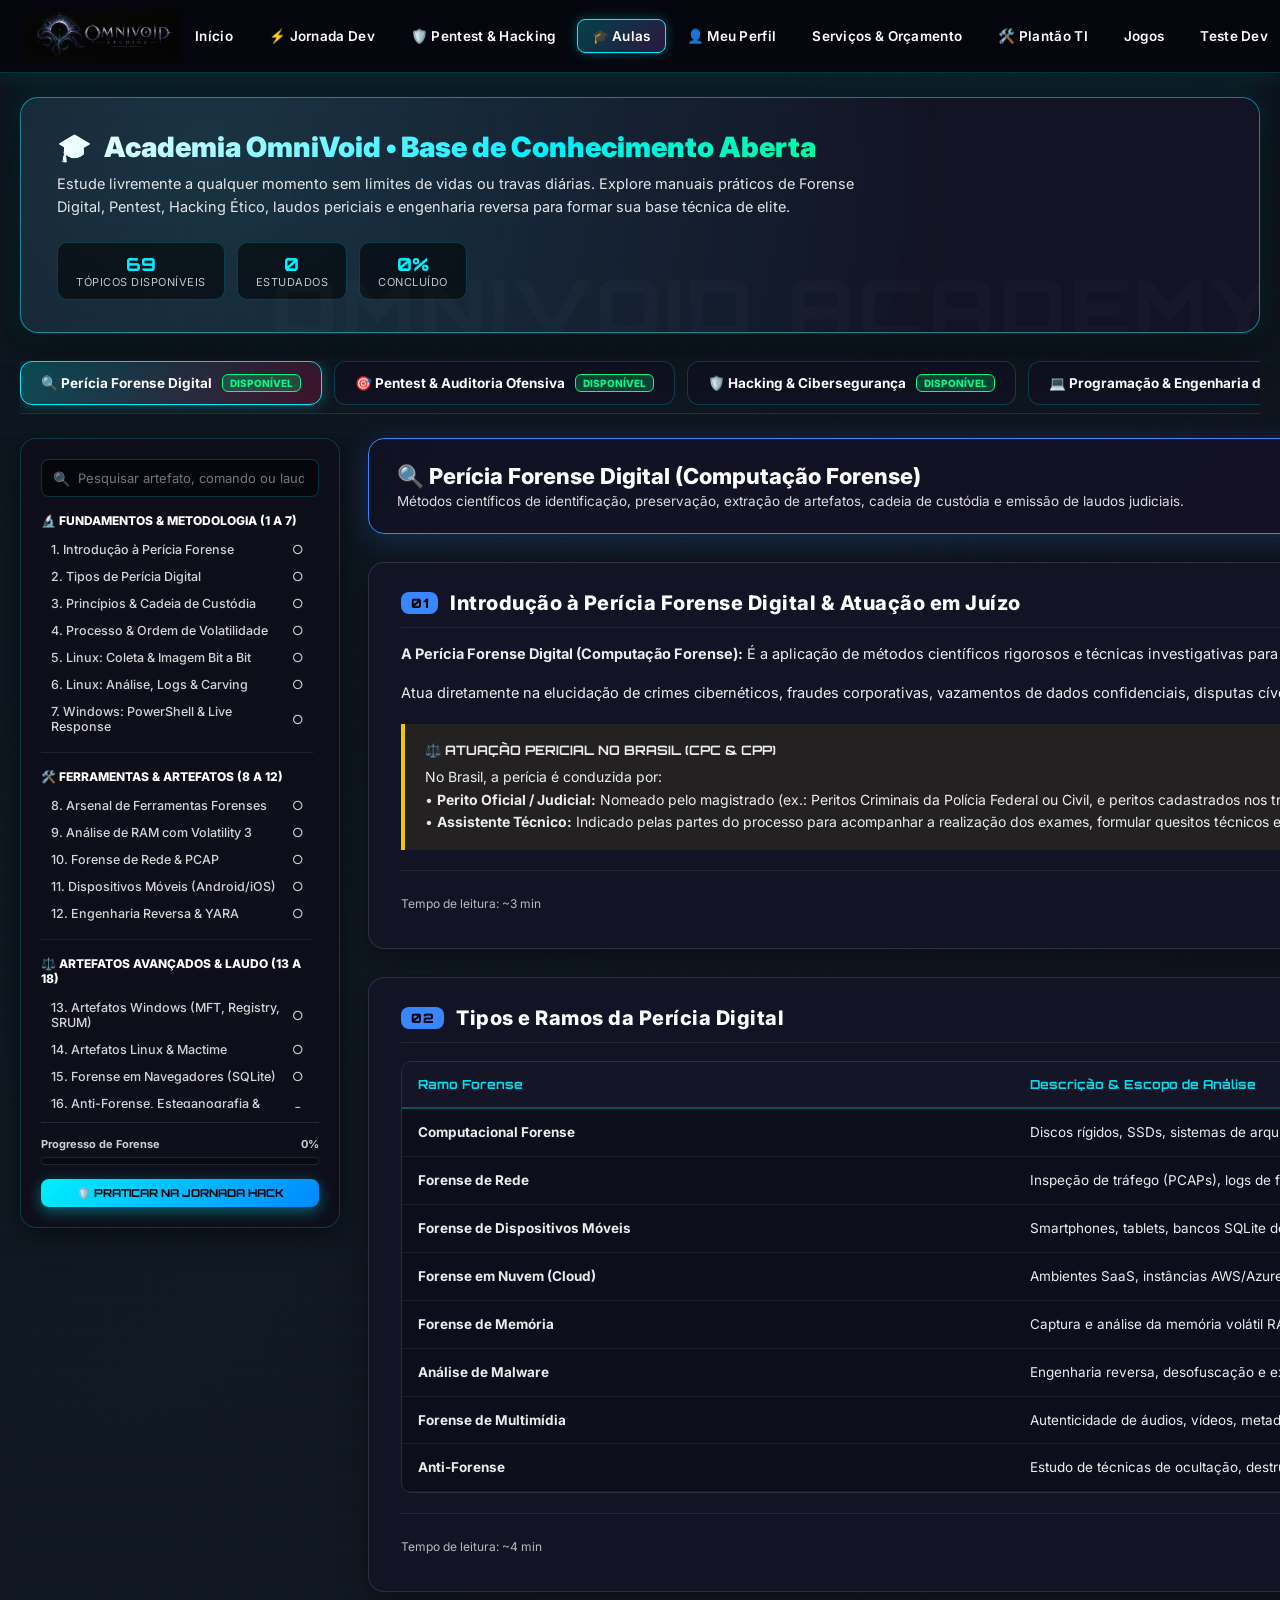
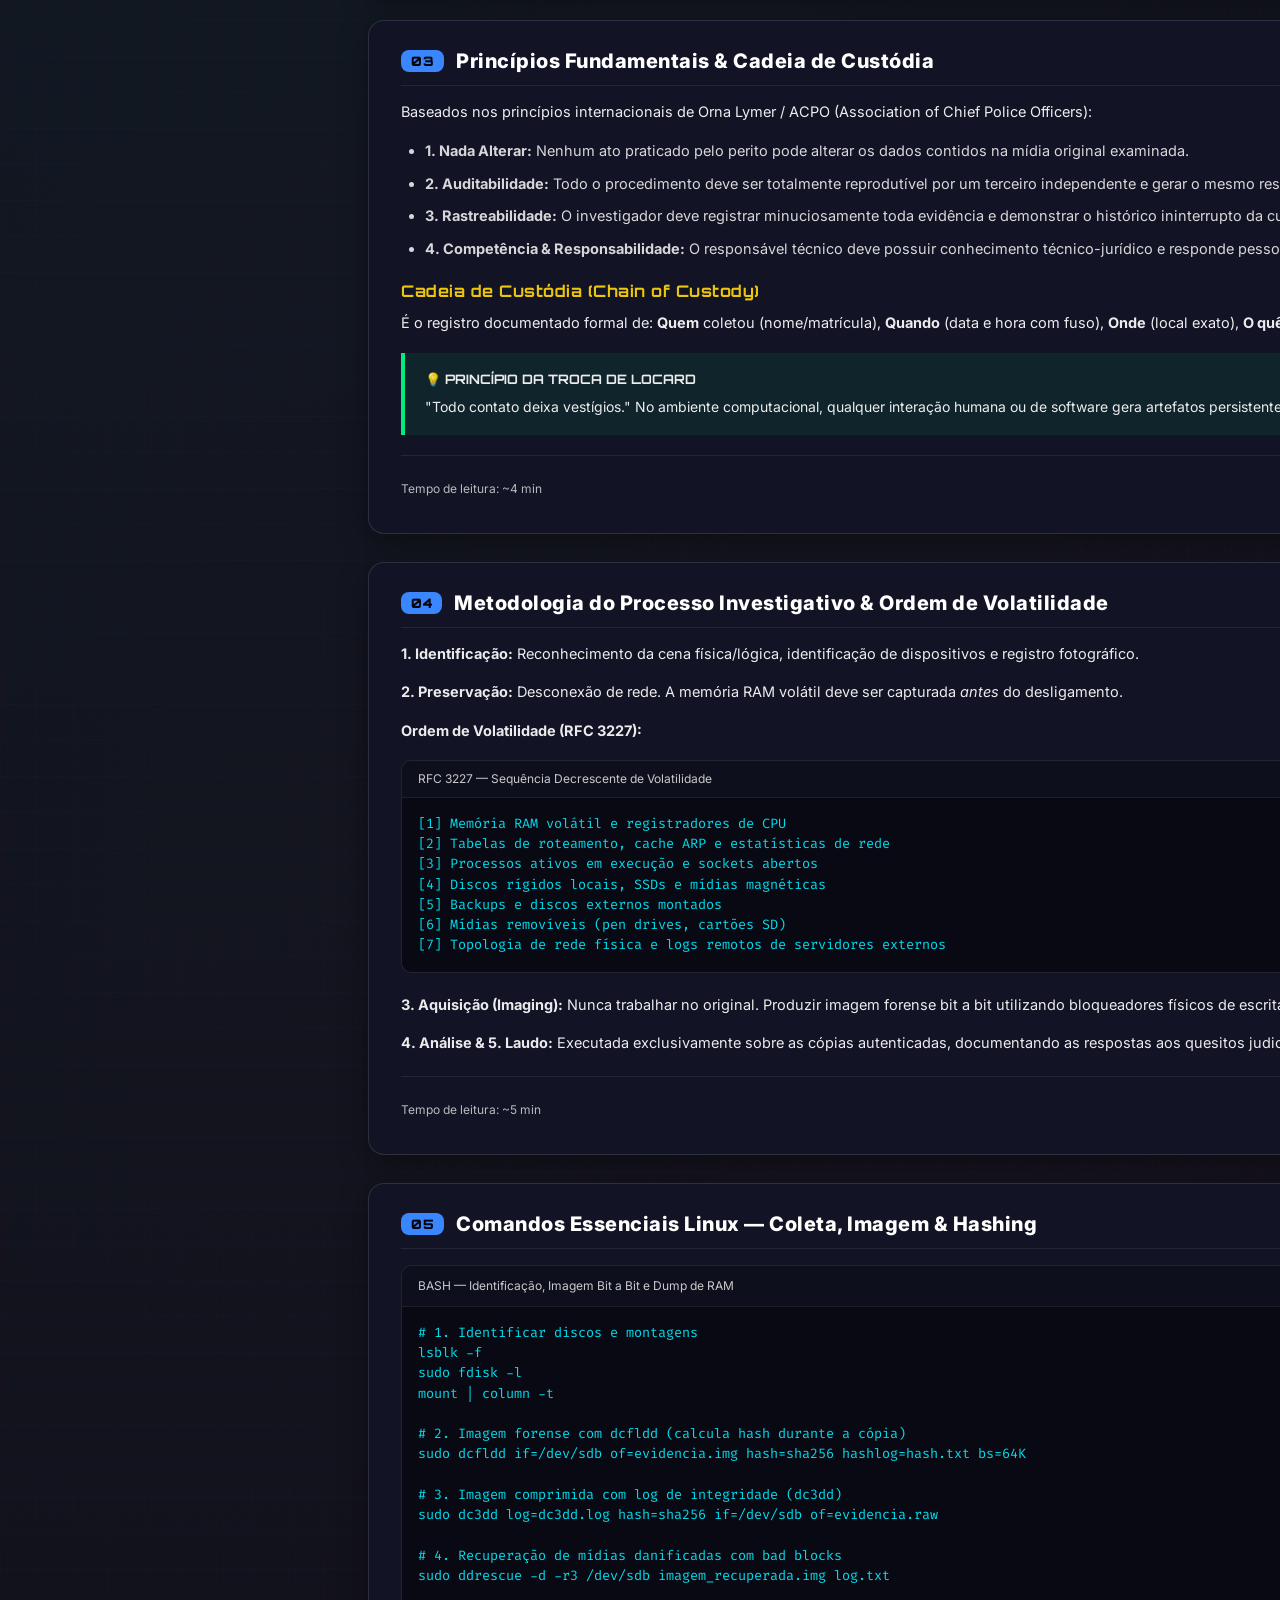
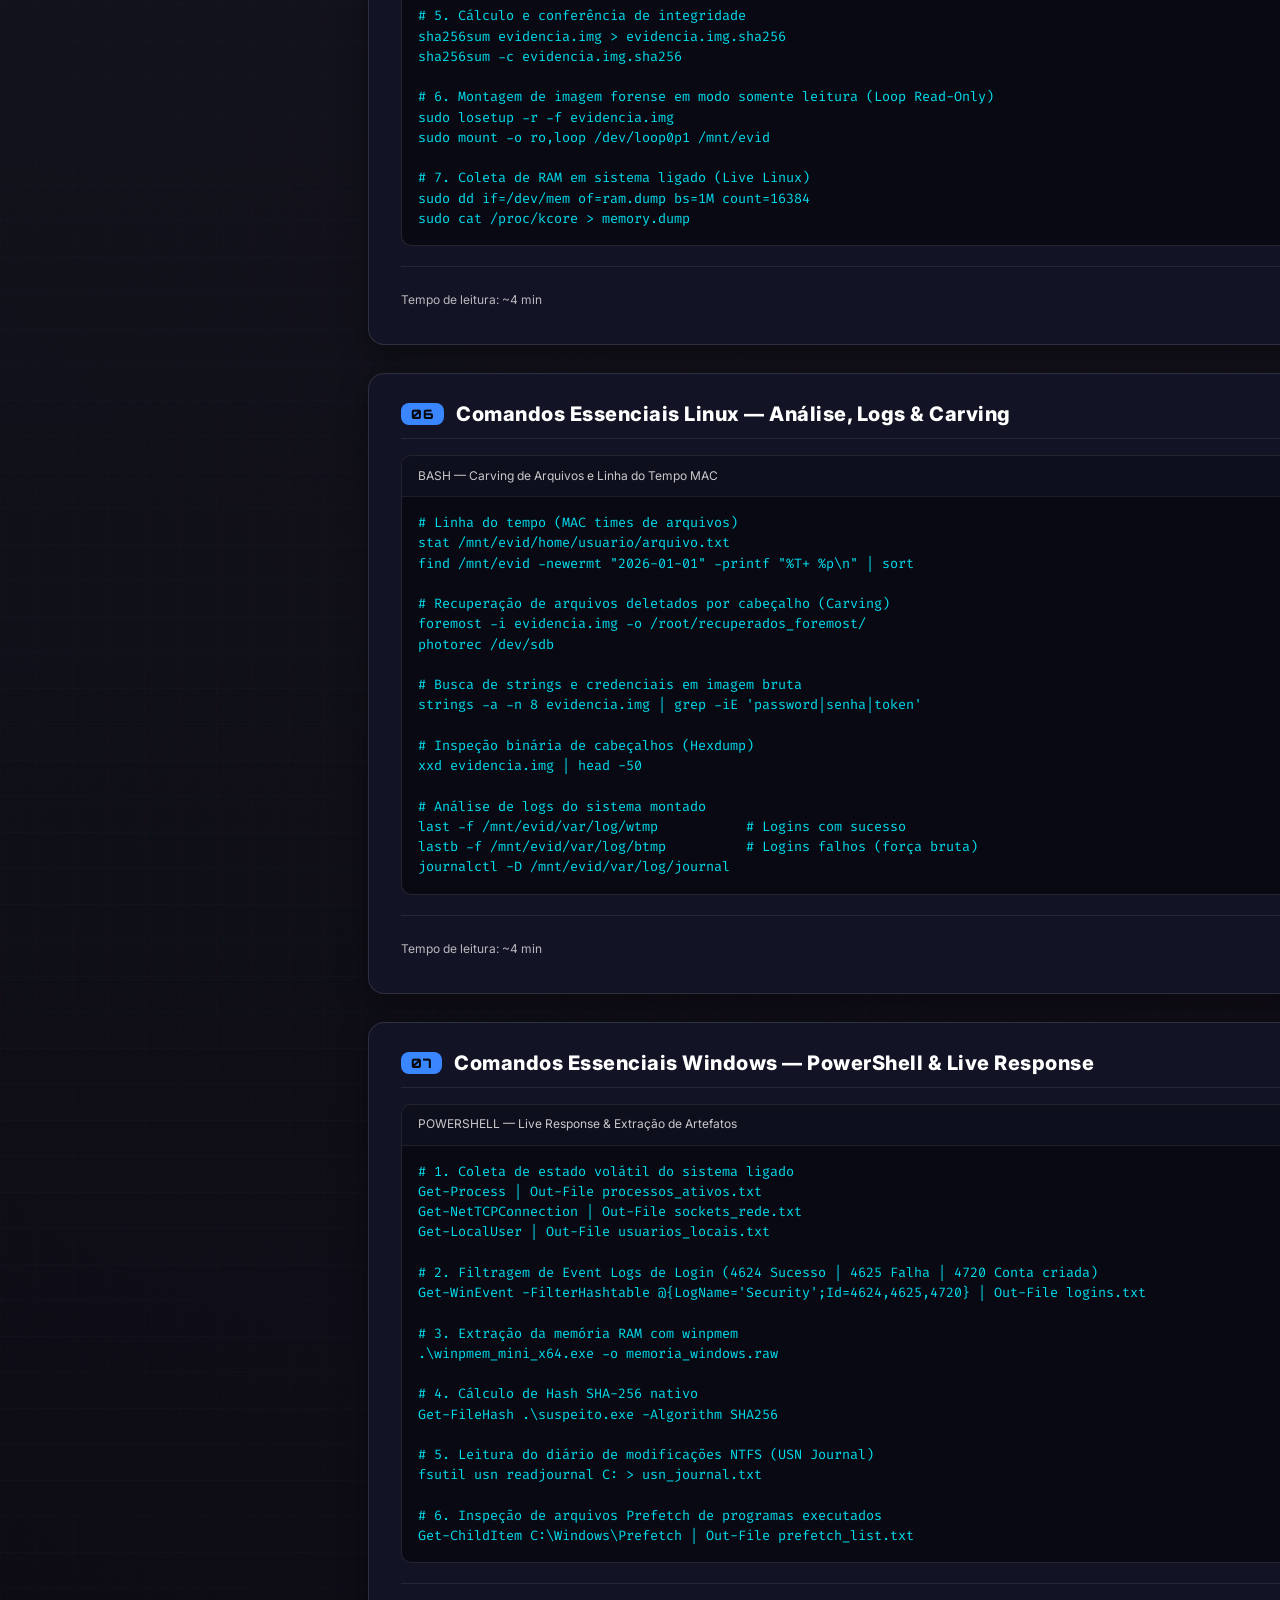
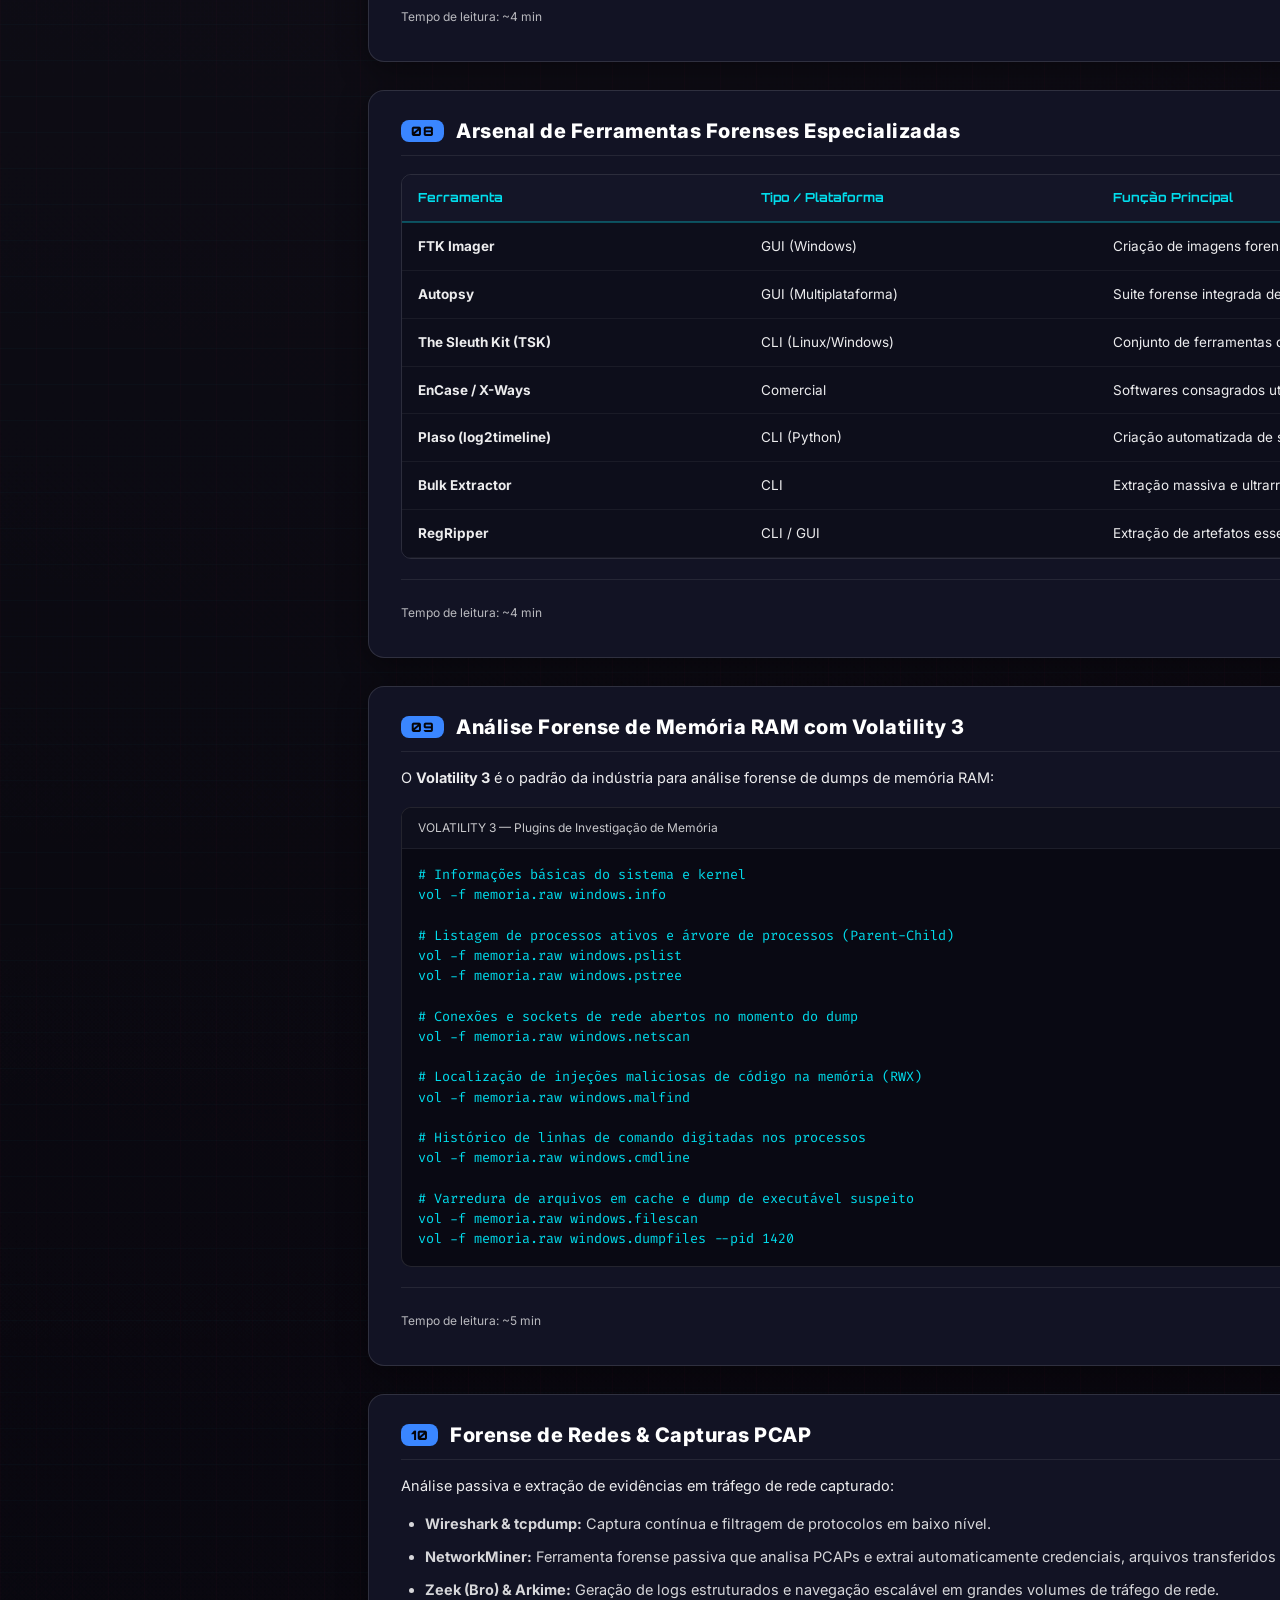
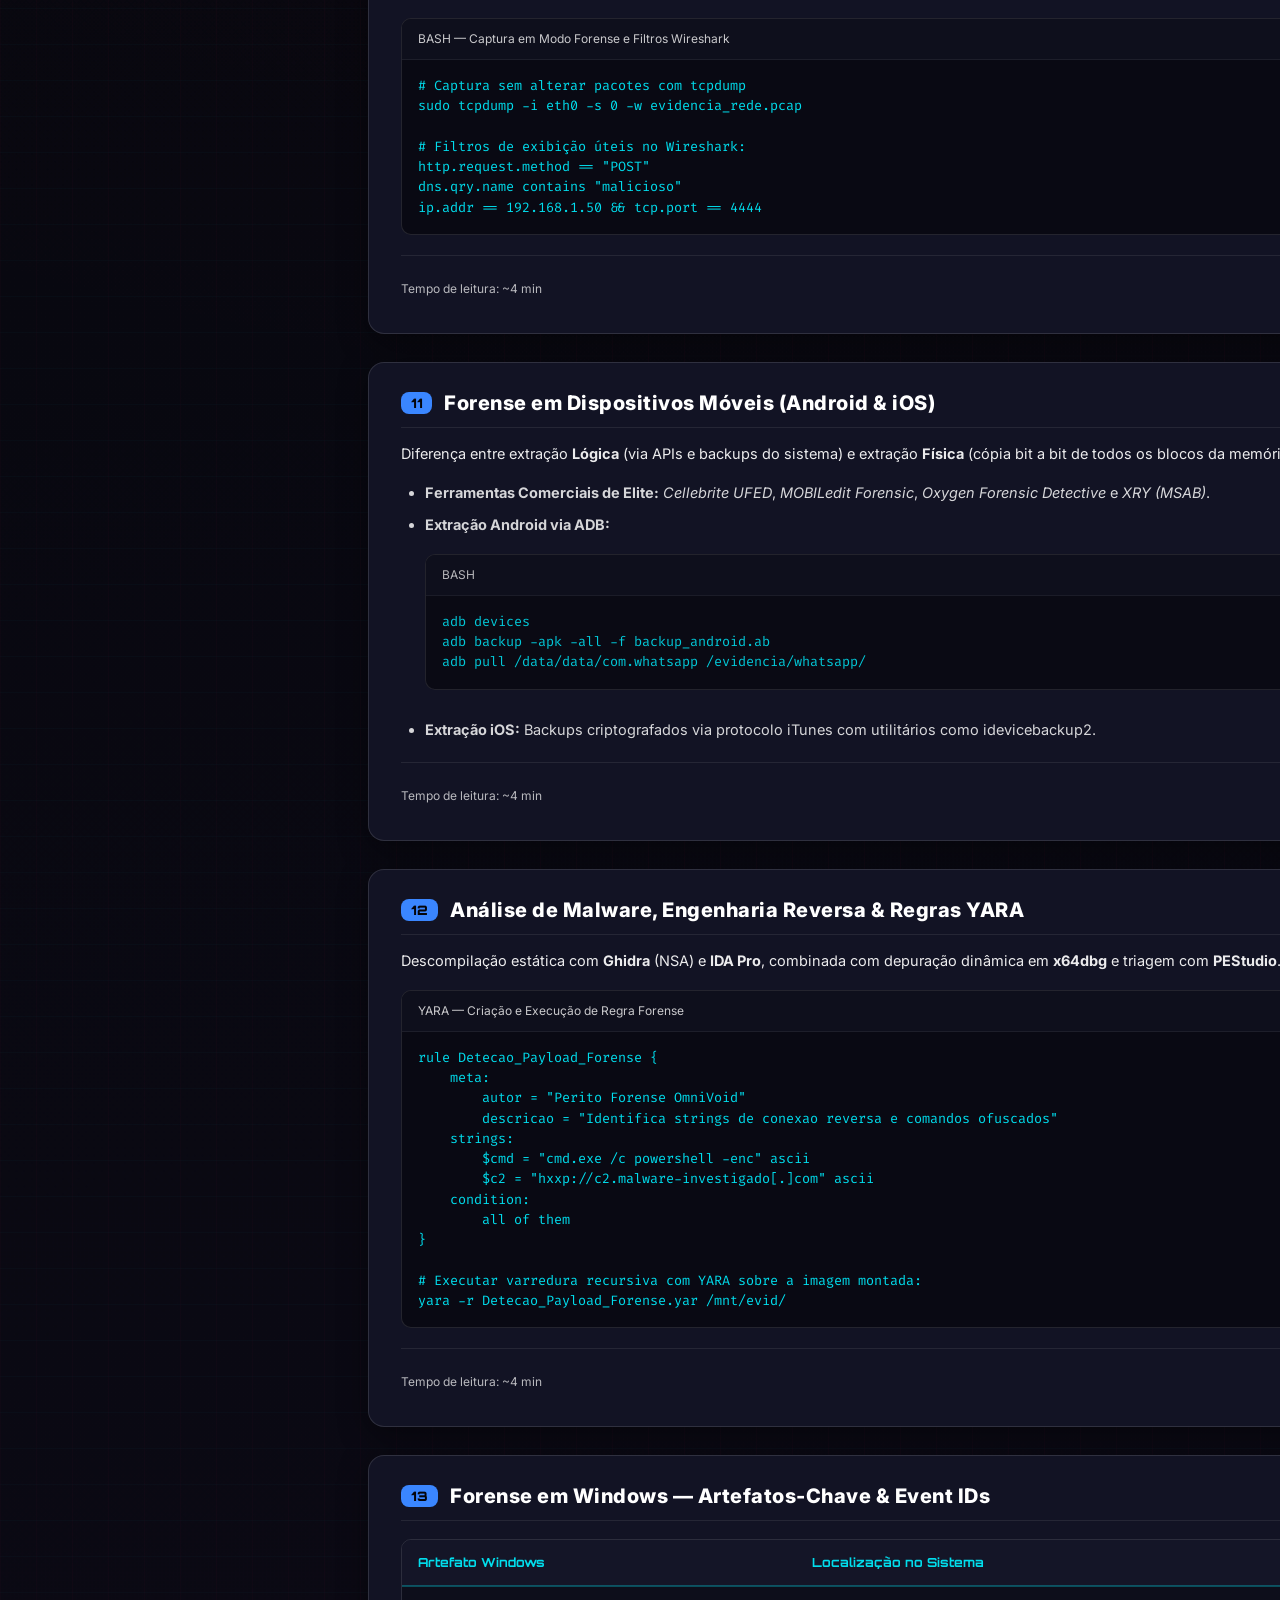
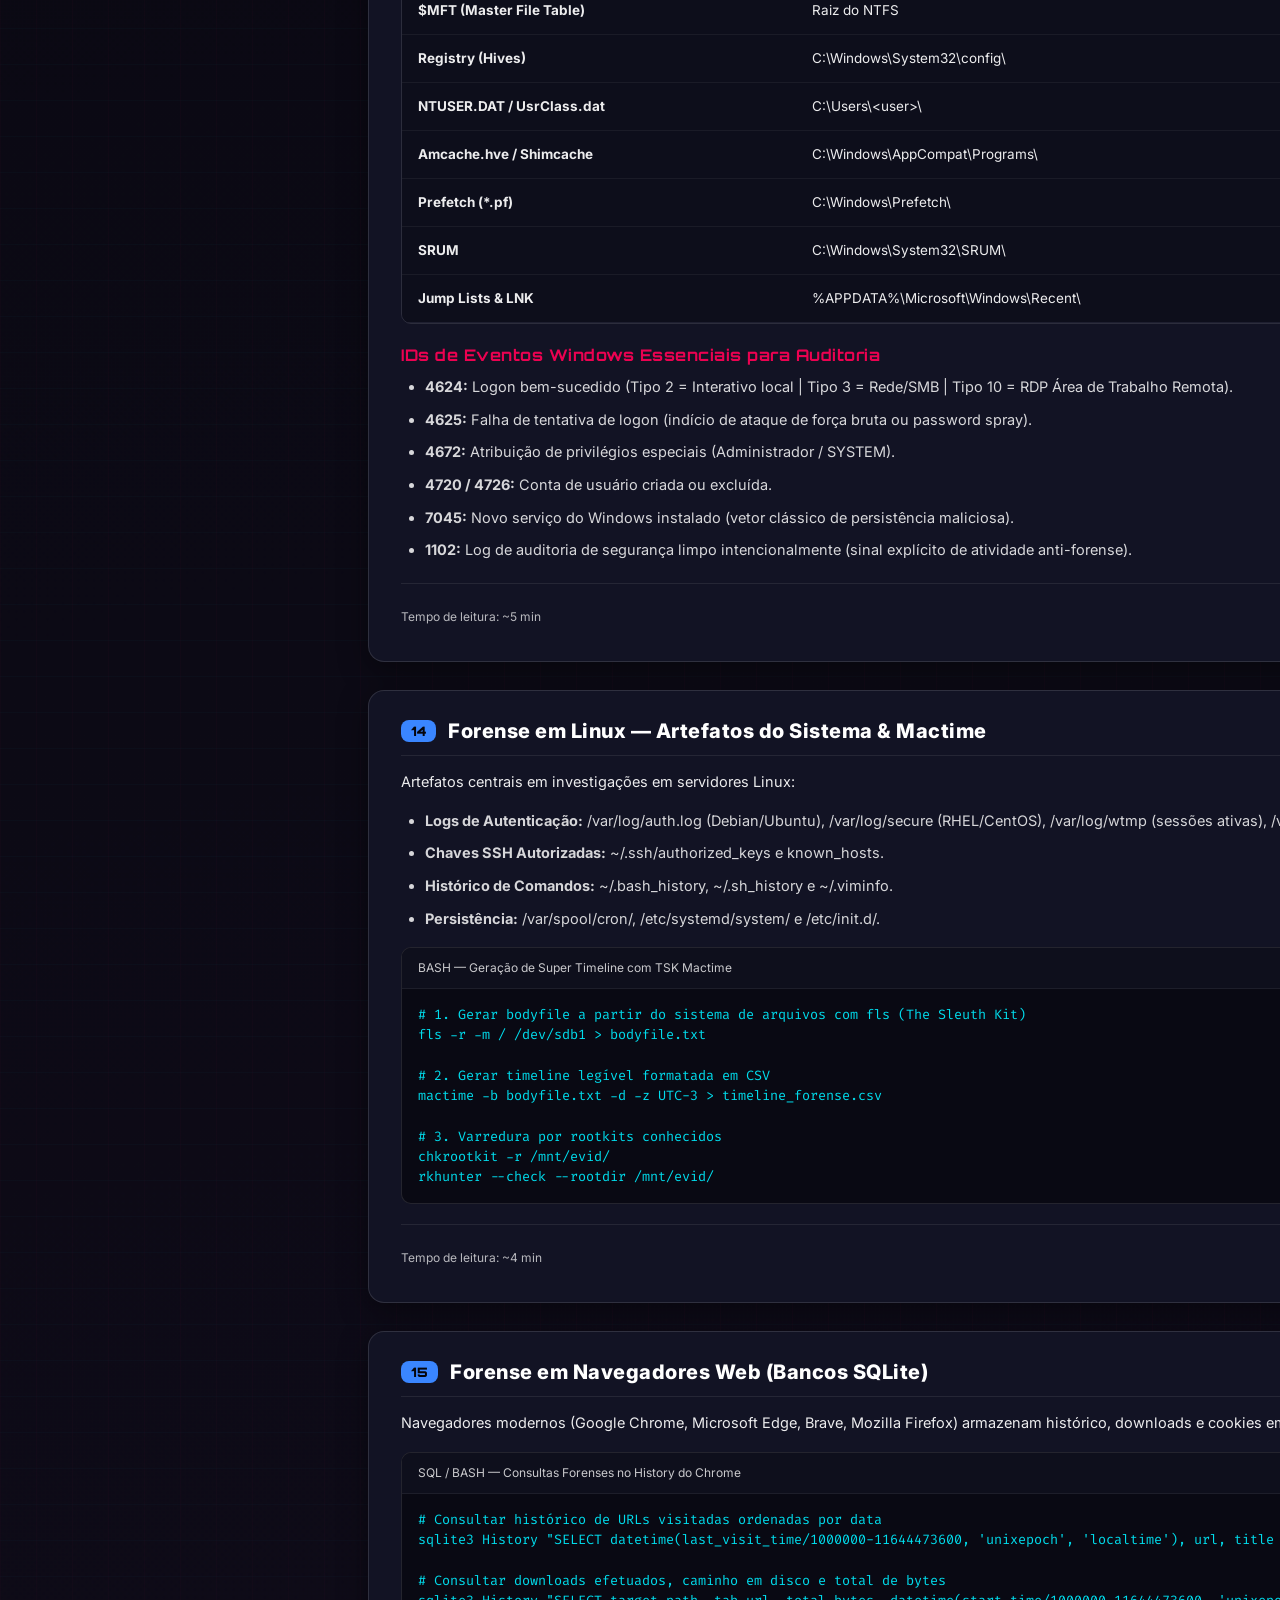
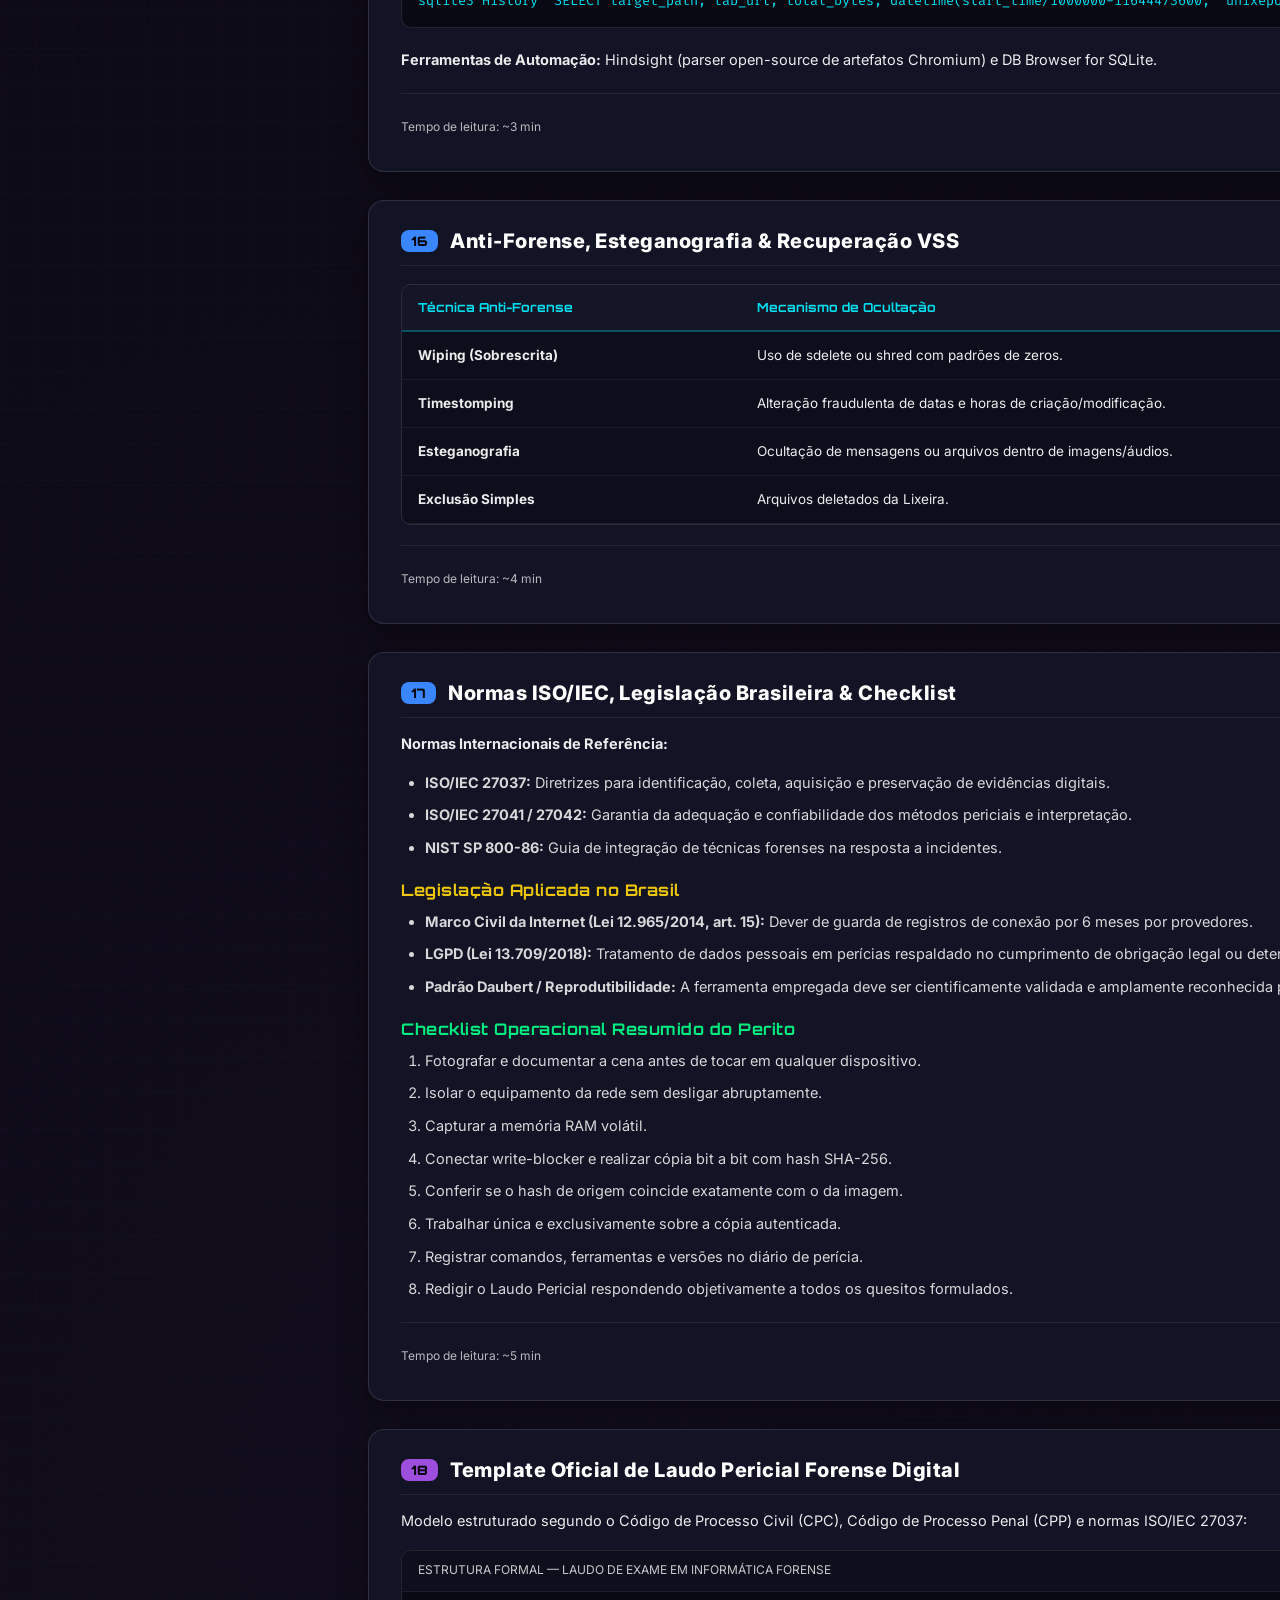
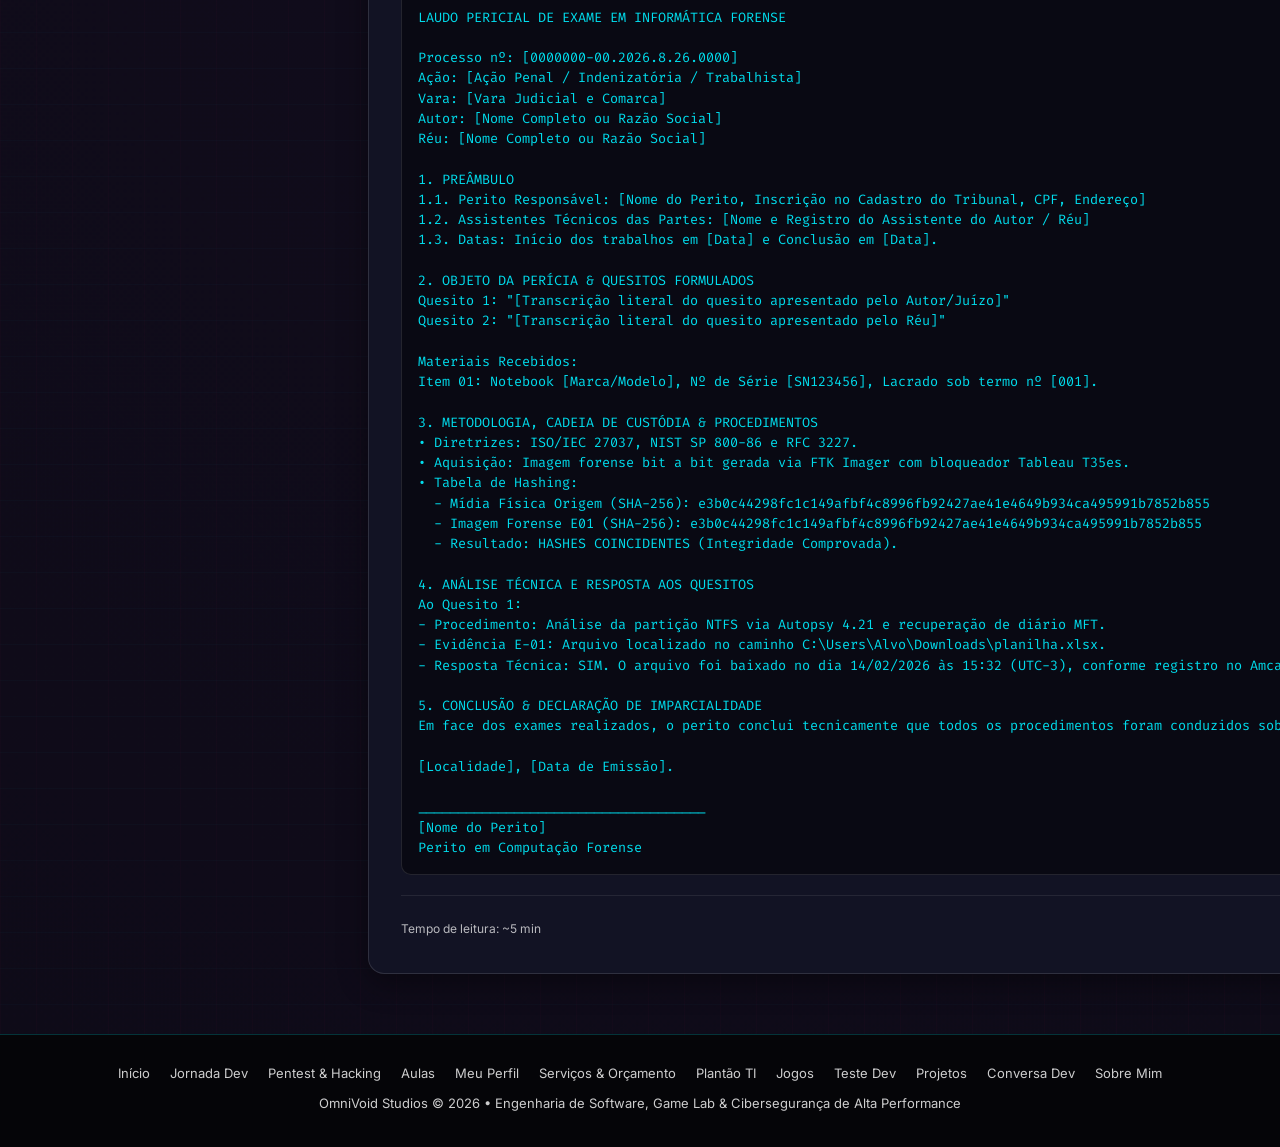
<file: aula.html>
<!DOCTYPE html>
<html lang="pt-BR">
<head>
	<title>Academia OmniVoid • Aulas e Base de Conhecimento Aberta</title>
	
	<meta charset="UTF-8">
	<meta name="viewport" content="width=device-width, initial-scale=1.0">
	<link rel="icon" type="image/png" href="index.icon.png">
	<link rel="preconnect" href="https://fonts.googleapis.com">
	<link rel="preconnect" href="https://fonts.gstatic.com" crossorigin>
	<link href="https://fonts.googleapis.com/css2?family=Orbitron:wght@400;600;700;800;900&family=Rajdhani:wght@500;600;700&family=Inter:wght@300;400;500;600;700;800&family=Fira+Code:wght@400;500;600;700&display=swap" rel="stylesheet">
	<script src="coi-serviceworker.js"></script>
	<style>
		:root {
			--bg-base: #06070d;
			--bg-surface: #0d0e1a;
			--bg-card: #121324;
			--bg-card-hover: #191b32;
			--border-color: rgba(0, 240, 255, 0.2);
			--border-bright: rgba(0, 240, 255, 0.5);
			--accent-primary: #00f0ff;
			--accent-danger: #ff0055;
			--accent-purple: #9d4edd;
			--accent-emerald: #00ff88;
			--accent-gold: #ffd60a;
			--accent-orange: #ff7b00;
			--accent-blue: #3a86ff;
			--text-white: #ffffff;
			--font-title: 'Orbitron', sans-serif;
			--font-sub: 'Rajdhani', sans-serif;
			--font-body: 'Inter', sans-serif;
			--font-code: 'Fira Code', monospace;
		}

		* {
			margin: 0;
			padding: 0;
			box-sizing: border-box;
			font-family: var(--font-body);
			color: #ffffff !important;
		}

		body {
			background-color: var(--bg-base);
			background-image: 
				radial-gradient(circle at 10% 10%, rgba(0, 240, 255, 0.08) 0%, transparent 45%),
				radial-gradient(circle at 90% 20%, rgba(255, 0, 85, 0.07) 0%, transparent 45%),
				radial-gradient(circle at 50% 90%, rgba(157, 78, 221, 0.07) 0%, transparent 50%),
				linear-gradient(rgba(0, 240, 255, 0.02) 1px, transparent 1px),
				linear-gradient(90deg, rgba(255, 0, 85, 0.02) 1px, transparent 1px);
			background-size: 100% 100%, 100% 100%, 100% 100%, 36px 36px, 36px 36px;
			min-height: 100vh;
			display: flex;
			flex-direction: column;
			overflow-x: hidden;
		}

		h1, h2, h3, h4, h5, h6 {
			font-family: var(--font-title);
			font-weight: 700;
			color: #ffffff !important;
			letter-spacing: 0.5px;
		}

		p, span, div, a, button, input, textarea, select, li, td, th, b, strong, label {
			color: #ffffff !important;
		}

		a {
			text-decoration: none;
			transition: all 0.25s ease;
		}

		#navbar {
			position: sticky;
			top: 0;
			z-index: 1000;
			background: rgba(6, 7, 13, 0.96);
			backdrop-filter: blur(14px);
			border-bottom: 1px solid var(--border-color);
			padding: 10px 24px;
			display: flex;
			align-items: center;
			justify-content: space-between;
			box-shadow: 0 4px 25px rgba(0, 240, 255, 0.12);
		}

		.nav-brand {
			display: flex;
			align-items: center;
			gap: 12px;
		}

		.nav-logo {
			height: 52px;
			width: auto;
			object-fit: contain;
			transition: transform 0.2s ease;
		}

		.nav-logo:hover {
			transform: scale(1.05);
		}

		.nav-links {
			display: flex;
			align-items: center;
			gap: 6px;
			list-style: none;
		}

		.nav-link {
			display: inline-flex;
			align-items: center;
			gap: 6px;
			padding: 8px 14px;
			border-radius: 8px;
			font-size: 13.5px;
			font-weight: 600;
			letter-spacing: 0.3px;
			color: #ffffff !important;
			background: transparent;
			border: 1px solid transparent;
			transition: all 0.2s ease;
			white-space: nowrap;
		}

		.nav-link:hover {
			background: rgba(0, 240, 255, 0.1);
			border-color: rgba(0, 240, 255, 0.3);
			transform: translateY(-1px);
		}

		.nav-link.active {
			background: linear-gradient(135deg, rgba(0, 240, 255, 0.25) 0%, rgba(157, 78, 221, 0.25) 100%);
			border-color: var(--accent-primary);
			box-shadow: 0 0 12px rgba(0, 240, 255, 0.3);
		}

		.nav-user-panel {
			display: flex;
			align-items: center;
			gap: 10px;
		}

		.btn-primary {
			display: inline-flex;
			align-items: center;
			gap: 8px;
			background: linear-gradient(135deg, #00f0ff 0%, #0088ff 100%);
			color: #05050a !important;
			font-family: var(--font-title);
			font-weight: 800;
			font-size: 13px;
			padding: 10px 20px;
			border-radius: 8px;
			border: none;
			cursor: pointer;
			box-shadow: 0 4px 15px rgba(0, 240, 255, 0.4);
			transition: all 0.25s ease;
			text-transform: uppercase;
		}

		.btn-primary * {
			color: #05050a !important;
		}

		.btn-primary:hover {
			transform: translateY(-2px);
			box-shadow: 0 6px 22px rgba(0, 240, 255, 0.65);
			filter: brightness(1.1);
		}

		.btn-secondary {
			display: inline-flex;
			align-items: center;
			gap: 8px;
			background: rgba(255, 255, 255, 0.08);
			border: 1px solid var(--border-bright);
			font-family: var(--font-title);
			font-weight: 700;
			font-size: 13px;
			padding: 10px 18px;
			border-radius: 8px;
			cursor: pointer;
			transition: all 0.2s ease;
		}

		.btn-secondary:hover {
			background: rgba(255, 255, 255, 0.16);
			border-color: #ffffff;
			transform: translateY(-2px);
		}

		.user-pill-btn {
			display: flex;
			align-items: center;
			gap: 8px;
			background: var(--bg-card);
			border: 1px solid var(--border-bright);
			padding: 6px 12px;
			border-radius: 20px;
			cursor: pointer;
			transition: all 0.2s ease;
		}

		.user-pill-btn:hover {
			border-color: var(--accent-primary);
			box-shadow: 0 0 10px rgba(0, 240, 255, 0.3);
		}

		.user-level-badge {
			background: var(--accent-purple);
			padding: 2px 8px;
			border-radius: 12px;
			font-size: 11px;
			font-weight: 800;
		}

		/* Main Layout */
		.academy-container {
			max-width: 1540px;
			margin: 0 auto;
			padding: 24px 20px 60px;
			width: 100%;
			flex: 1;
		}

		/* Academy Hero Header */
		.academy-hero {
			background: radial-gradient(circle at 15% 20%, rgba(0, 240, 255, 0.14) 0%, rgba(18, 19, 36, 0.95) 70%),
						linear-gradient(135deg, rgba(255, 0, 85, 0.08) 0%, rgba(157, 78, 221, 0.08) 100%);
			border: 1px solid var(--border-bright);
			border-radius: 18px;
			padding: 32px 36px;
			margin-bottom: 28px;
			display: flex;
			align-items: center;
			justify-content: space-between;
			flex-wrap: wrap;
			gap: 24px;
			box-shadow: 0 10px 40px rgba(0, 0, 0, 0.6), 0 0 25px rgba(0, 240, 255, 0.15);
			position: relative;
			overflow: hidden;
		}

		.academy-hero::after {
			content: 'OMNIVOID ACADEMY';
			position: absolute;
			right: -20px;
			bottom: -25px;
			font-family: var(--font-title);
			font-size: 80px;
			font-weight: 900;
			color: rgba(255, 255, 255, 0.02) !important;
			letter-spacing: 4px;
			pointer-events: none;
		}

		.academy-hero-title {
			font-size: 28px;
			font-weight: 900;
			background: linear-gradient(135deg, #ffffff 0%, #00f0ff 60%, #00ff88 100%);
			-webkit-background-clip: text;
			-webkit-text-fill-color: transparent;
			margin-bottom: 8px;
			display: flex;
			align-items: center;
			gap: 12px;
		}

		.academy-hero-desc {
			font-size: 14.5px;
			opacity: 0.88;
			max-width: 820px;
			line-height: 1.6;
		}

		.academy-stats-pill {
			display: flex;
			gap: 12px;
			flex-wrap: wrap;
		}

		.stat-pill {
			background: rgba(0, 0, 0, 0.55);
			border: 1px solid var(--border-color);
			padding: 10px 18px;
			border-radius: 10px;
			text-align: center;
		}

		.stat-pill-val {
			font-family: var(--font-title);
			font-size: 18px;
			font-weight: 800;
			color: var(--accent-primary) !important;
		}

		.stat-pill-lbl {
			font-size: 11px;
			opacity: 0.75;
			text-transform: uppercase;
			letter-spacing: 0.5px;
		}

		/* Disciplines / Modules Nav Bar */
		.modules-tab-bar {
			display: flex;
			align-items: center;
			gap: 12px;
			margin-bottom: 24px;
			overflow-x: auto;
			padding-bottom: 8px;
			border-bottom: 1px solid rgba(255, 255, 255, 0.1);
		}

		.module-tab-btn {
			display: inline-flex;
			align-items: center;
			gap: 10px;
			background: #101120;
			border: 1px solid var(--border-color);
			padding: 12px 20px;
			border-radius: 12px;
			font-family: var(--font-title);
			font-size: 13.5px;
			font-weight: 700;
			cursor: pointer;
			transition: all 0.25s ease;
			white-space: nowrap;
		}

		.module-tab-btn:hover {
			background: #171930;
			border-color: var(--accent-primary);
			transform: translateY(-2px);
		}

		.module-tab-btn.active {
			background: linear-gradient(135deg, rgba(0, 240, 255, 0.25) 0%, rgba(255, 0, 85, 0.2) 100%);
			border-color: var(--accent-primary);
			box-shadow: 0 0 16px rgba(0, 240, 255, 0.3);
		}

		.module-status-tag {
			font-size: 10px;
			padding: 2px 7px;
			border-radius: 6px;
			font-weight: 800;
			text-transform: uppercase;
		}

		.tag-live {
			background: rgba(0, 255, 136, 0.2);
			border: 1px solid var(--accent-emerald);
			color: var(--accent-emerald) !important;
		}

		.tag-soon {
			background: rgba(255, 214, 10, 0.15);
			border: 1px solid var(--accent-gold);
			color: var(--accent-gold) !important;
		}

		/* Content Workspace: Sticky Sidebar + Main Reader */
		.reader-workspace {
			display: grid;
			grid-template-columns: 320px 1fr;
			gap: 28px;
			align-items: start;
		}

		/* Sticky Sidebar Index */
		.index-sidebar {
			position: sticky;
			top: 85px;
			max-height: calc(100vh - 110px);
			background: var(--bg-surface);
			border: 1px solid var(--border-color);
			border-radius: 16px;
			padding: 20px;
			display: flex;
			flex-direction: column;
			box-shadow: 0 8px 30px rgba(0, 0, 0, 0.5);
			overflow: hidden;
		}

		.index-search-box {
			position: relative;
			margin-bottom: 16px;
		}

		.index-search-input {
			width: 100%;
			background: rgba(0, 0, 0, 0.5);
			border: 1px solid var(--border-color);
			border-radius: 8px;
			padding: 10px 14px 10px 36px;
			font-size: 13px;
			color: #ffffff !important;
			outline: none;
			transition: all 0.2s;
		}

		.index-search-input:focus {
			border-color: var(--accent-primary);
			box-shadow: 0 0 10px rgba(0, 240, 255, 0.3);
		}

		.index-search-icon {
			position: absolute;
			left: 12px;
			top: 50%;
			transform: translateY(-50%);
			font-size: 14px;
			opacity: 0.6;
			pointer-events: none;
		}

		.index-nav-tree {
			overflow-y: auto;
			padding-right: 6px;
			flex: 1;
			display: flex;
			flex-direction: column;
			gap: 16px;
		}

		.index-nav-tree::-webkit-scrollbar {
			width: 5px;
		}

		.index-nav-tree::-webkit-scrollbar-thumb {
			background: rgba(0, 240, 255, 0.3);
			border-radius: 10px;
		}

		.index-part-group {
			border-bottom: 1px solid rgba(255, 255, 255, 0.08);
			padding-bottom: 12px;
		}

		.index-part-header {
			font-family: var(--font-title);
			font-size: 12px;
			font-weight: 800;
			text-transform: uppercase;
			color: var(--accent-primary) !important;
			margin-bottom: 8px;
			display: flex;
			align-items: center;
			justify-content: space-between;
			cursor: pointer;
		}

		.index-item-link {
			display: flex;
			align-items: center;
			justify-content: space-between;
			padding: 6px 10px;
			border-radius: 6px;
			font-size: 12.5px;
			font-weight: 500;
			opacity: 0.82;
			transition: all 0.15s ease;
			cursor: pointer;
			gap: 8px;
		}

		.index-item-link:hover {
			background: rgba(0, 240, 255, 0.12);
			opacity: 1;
			color: var(--accent-primary) !important;
			transform: translateX(3px);
		}

		.index-item-link.active {
			background: rgba(0, 240, 255, 0.2);
			border-left: 3px solid var(--accent-primary);
			opacity: 1;
			font-weight: 700;
		}

		.progress-bar-wrap {
			margin-top: 14px;
			padding-top: 14px;
			border-top: 1px solid rgba(255, 255, 255, 0.1);
		}

		.study-progress-track {
			height: 8px;
			background: #090912;
			border-radius: 10px;
			overflow: hidden;
			margin: 6px 0;
			border: 1px solid rgba(255, 255, 255, 0.1);
		}

		.study-progress-fill {
			height: 100%;
			width: 0%;
			background: linear-gradient(90deg, #00f0ff, #00ff88);
			border-radius: 10px;
			transition: width 0.4s ease;
			box-shadow: 0 0 10px rgba(0, 255, 136, 0.5);
		}

		/* Main Content Stream */
		.reader-content-stream {
			display: flex;
			flex-direction: column;
			gap: 28px;
		}

		/* Part Banner */
		.part-banner {
			background: linear-gradient(135deg, rgba(16, 18, 36, 0.95) 0%, rgba(24, 15, 36, 0.95) 100%);
			border: 1.5px solid var(--accent-primary);
			border-radius: 16px;
			padding: 24px 28px;
			box-shadow: 0 6px 30px rgba(0, 240, 255, 0.15);
			display: flex;
			align-items: center;
			justify-content: space-between;
			flex-wrap: wrap;
			gap: 16px;
		}

		.part-banner-title {
			font-size: 22px;
			font-weight: 800;
			color: #ffffff !important;
		}

		.part-badge {
			padding: 4px 12px;
			border-radius: 8px;
			font-size: 12px;
			font-weight: 800;
			font-family: var(--font-title);
		}

		/* Lesson Section Card */
		.lesson-card {
			background: var(--bg-card);
			border: 1px solid rgba(255, 255, 255, 0.12);
			border-radius: 16px;
			padding: 28px 32px;
			box-shadow: 0 8px 30px rgba(0, 0, 0, 0.4);
			transition: all 0.25s ease;
			scroll-margin-top: 90px;
			position: relative;
		}

		.lesson-card:hover {
			border-color: var(--border-bright);
			box-shadow: 0 10px 40px rgba(0, 240, 255, 0.12);
		}

		.lesson-card.studied {
			border-color: rgba(0, 255, 136, 0.4);
		}

		.lesson-card.studied::before {
			content: '✓ ESTUDADO';
			position: absolute;
			top: 20px;
			right: 28px;
			font-size: 11px;
			font-family: var(--font-title);
			font-weight: 800;
			color: var(--accent-emerald) !important;
			background: rgba(0, 255, 136, 0.15);
			padding: 3px 10px;
			border-radius: 6px;
			border: 1px solid var(--accent-emerald);
		}

		.lesson-title {
			font-size: 20px;
			font-weight: 800;
			margin-bottom: 14px;
			display: flex;
			align-items: center;
			gap: 12px;
			border-bottom: 1px solid rgba(255, 255, 255, 0.08);
			padding-bottom: 12px;
		}

		.lesson-title .num-badge {
			background: linear-gradient(135deg, var(--accent-primary), var(--accent-purple));
			font-family: var(--font-title);
			font-size: 13px;
			font-weight: 900;
			padding: 3px 10px;
			border-radius: 8px;
			color: #05050a !important;
		}

		.lesson-title .num-badge * {
			color: #05050a !important;
		}

		.lesson-body {
			font-size: 14.5px;
			line-height: 1.7;
			opacity: 0.92;
		}

		.lesson-body p {
			margin-bottom: 14px;
		}

		.lesson-body ul, .lesson-body ol {
			margin-left: 24px;
			margin-bottom: 16px;
			display: flex;
			flex-direction: column;
			gap: 8px;
		}

		.lesson-body li {
			opacity: 0.9;
		}

		/* Callout Boxes */
		.callout-box {
			background: rgba(0, 240, 255, 0.06);
			border-left: 4px solid var(--accent-primary);
			border-radius: 0 10px 10px 0;
			padding: 16px 20px;
			margin: 18px 0;
			font-size: 14px;
			line-height: 1.6;
		}

		.callout-box.warning {
			background: rgba(255, 0, 85, 0.08);
			border-left-color: var(--accent-danger);
		}

		.callout-box.tip {
			background: rgba(0, 255, 136, 0.08);
			border-left-color: var(--accent-emerald);
		}

		.callout-box.legal {
			background: rgba(255, 214, 10, 0.08);
			border-left-color: var(--accent-gold);
		}

		.callout-header {
			font-family: var(--font-title);
			font-weight: 700;
			font-size: 13px;
			margin-bottom: 6px;
			display: flex;
			align-items: center;
			gap: 8px;
		}

		/* Code Blocks */
		.code-wrapper {
			position: relative;
			background: #090912;
			border: 1px solid rgba(255, 255, 255, 0.12);
			border-radius: 10px;
			margin: 16px 0 20px;
			overflow: hidden;
		}

		.code-header {
			background: #11121f;
			padding: 8px 16px;
			display: flex;
			align-items: center;
			justify-content: space-between;
			border-bottom: 1px solid rgba(255, 255, 255, 0.08);
			font-family: var(--font-code);
			font-size: 12px;
			opacity: 0.85;
		}

		.copy-btn {
			background: rgba(255, 255, 255, 0.08);
			border: 1px solid rgba(255, 255, 255, 0.2);
			color: #ffffff !important;
			padding: 4px 10px;
			border-radius: 6px;
			font-size: 11px;
			cursor: pointer;
			transition: all 0.2s;
			display: flex;
			align-items: center;
			gap: 4px;
		}

		.copy-btn:hover {
			background: var(--accent-primary);
			color: #000000 !important;
			border-color: var(--accent-primary);
		}

		.copy-btn:hover * {
			color: #000000 !important;
		}

		pre {
			padding: 16px;
			overflow-x: auto;
			font-family: var(--font-code);
			font-size: 13.5px;
			line-height: 1.5;
			color: #00f0ff !important;
		}

		pre code {
			font-family: var(--font-code);
			color: inherit !important;
		}

		/* Tables */
		.content-table-wrap {
			overflow-x: auto;
			margin: 18px 0;
			border-radius: 10px;
			border: 1px solid rgba(255, 255, 255, 0.12);
		}

		.content-table {
			width: 100%;
			border-collapse: collapse;
			text-align: left;
			font-size: 13.5px;
		}

		.content-table th {
			background: #151628;
			padding: 12px 16px;
			font-family: var(--font-title);
			font-size: 12.5px;
			font-weight: 700;
			border-bottom: 2px solid rgba(0, 240, 255, 0.3);
			color: var(--accent-primary) !important;
		}

		.content-table td {
			padding: 12px 16px;
			border-bottom: 1px solid rgba(255, 255, 255, 0.06);
			background: #0d0e1b;
		}

		.content-table tr:hover td {
			background: #14162a;
		}

		/* Interactive Check Button at Bottom of Lesson */
		.lesson-footer-action {
			margin-top: 20px;
			padding-top: 16px;
			border-top: 1px solid rgba(255, 255, 255, 0.08);
			display: flex;
			align-items: center;
			justify-content: space-between;
			flex-wrap: wrap;
			gap: 12px;
		}

		.mark-read-btn {
			display: inline-flex;
			align-items: center;
			gap: 8px;
			background: rgba(0, 255, 136, 0.12);
			border: 1px solid var(--accent-emerald);
			color: var(--accent-emerald) !important;
			padding: 8px 16px;
			border-radius: 8px;
			font-family: var(--font-title);
			font-size: 12px;
			font-weight: 700;
			cursor: pointer;
			transition: all 0.2s;
		}

		.mark-read-btn:hover {
			background: var(--accent-emerald);
			color: #05050a !important;
			box-shadow: 0 0 15px rgba(0, 255, 136, 0.4);
		}

		.mark-read-btn:hover * {
			color: #05050a !important;
		}

		/* Placeholders for Future Modules */
		.module-placeholder-card {
			background: #0c0d18;
			border: 2px dashed rgba(255, 255, 255, 0.15);
			border-radius: 16px;
			padding: 60px 30px;
			text-align: center;
			margin-top: 20px;
		}

		/* Modals */
		.modal-backdrop {
			position: fixed;
			inset: 0;
			background: rgba(0, 0, 0, 0.85);
			backdrop-filter: blur(10px);
			z-index: 2000;
			display: none;
			align-items: center;
			justify-content: center;
			padding: 20px;
		}

		.modal-box {
			background: var(--bg-surface);
			border: 1px solid var(--border-bright);
			border-radius: 16px;
			padding: 30px;
			max-width: 500px;
			width: 100%;
			position: relative;
			box-shadow: 0 10px 40px rgba(0, 0, 0, 0.8), 0 0 20px rgba(0, 240, 255, 0.2);
		}

		.modal-close-btn {
			position: absolute;
			top: 18px;
			right: 18px;
			background: rgba(255, 255, 255, 0.1);
			border: none;
			width: 32px;
			height: 32px;
			border-radius: 50%;
			cursor: pointer;
			font-size: 16px;
			display: flex;
			align-items: center;
			justify-content: center;
		}

		.input-field {
			width: 100%;
			background: rgba(0, 0, 0, 0.4);
			border: 1px solid var(--border-color);
			border-radius: 8px;
			padding: 10px 14px;
			font-size: 14px;
			color: #ffffff !important;
			outline: none;
			margin-top: 6px;
			margin-bottom: 14px;
		}

		.input-field:focus {
			border-color: var(--accent-primary);
		}

		.avatar-picker-row {
			display: flex;
			gap: 8px;
			margin: 10px 0 16px 0;
			flex-wrap: wrap;
		}

		.avatar-choice {
			font-size: 26px;
			padding: 6px;
			border-radius: 10px;
			border: 2px solid transparent;
			cursor: pointer;
			transition: all 0.2s;
			background: rgba(255, 255, 255, 0.05);
		}

		.avatar-choice:hover, .avatar-choice.selected {
			border-color: var(--accent-primary);
			background: rgba(0, 240, 255, 0.2);
			transform: scale(1.1);
		}

		footer {
			background: #050508;
			border-top: 1px solid var(--border-color);
			padding: 30px 20px;
			text-align: center;
			margin-top: auto;
		}

		.footer-links {
			display: flex;
			justify-content: center;
			gap: 20px;
			margin-bottom: 14px;
			flex-wrap: wrap;
		}

		.footer-links a {
			font-size: 13px;
			color: #ffffff !important;
			opacity: 0.8;
		}

		.footer-links a:hover {
			opacity: 1;
			color: var(--accent-primary) !important;
		}

		@media (max-width: 1024px) {
			.reader-workspace {
				grid-template-columns: 1fr;
			}
			.index-sidebar {
				position: static;
				max-height: 380px;
			}
		}

		@media (max-width: 768px) {
			#navbar {
				flex-wrap: wrap;
				gap: 12px;
				padding: 12px 16px;
			}
			.nav-links {
				order: 3;
				width: 100%;
				overflow-x: auto;
				padding-bottom: 4px;
			}
			.academy-hero {
				padding: 24px 20px;
			}
			.lesson-card {
				padding: 20px 18px;
			}
		}
	</style>
</head>
<body>

	<!-- Top Navigation -->
	<nav id="navbar">
		<a href="index.html" class="nav-brand">
			<img src="logo_omnivoid.png" alt="OmniVoid Studios" class="nav-logo">
		</a>

		<ul class="nav-links">
			<li><a href="index.html" class="nav-link">Início</a></li>
			<li><a href="jornada.html" class="nav-link">⚡ Jornada Dev</a></li>
			<li><a href="pentest.html" class="nav-link">🛡️ Pentest &amp; Hacking</a></li>
			<li><a href="aula.html" class="nav-link active">🎓 Aulas</a></li>
			<li><a href="perfil.html" class="nav-link">👤 Meu Perfil</a></li>
			<li><a href="orcamento.html" class="nav-link">Serviços &amp; Orçamento</a></li>
			<li><a href="plantaoti.html" class="nav-link">🛠️ Plantão TI</a></li>
			<li><a href="jogos.html" class="nav-link">Jogos</a></li>
			<li><a href="quiz.html" class="nav-link">Teste Dev</a></li>
			<li><a href="projetos.html" class="nav-link">Projetos</a></li>
			<li><a href="devchat.html" class="nav-link">Conversa Dev</a></li>
			<li><a href="sobre.html" class="nav-link">Sobre Mim</a></li>
		</ul>

		<div class="nav-user-panel">
			<div id="auth-logged-out" style="display: flex; align-items: center; gap: 8px;">
				<button class="btn-secondary" onclick="openAuthModal('login')" style="padding: 7px 14px; font-size: 13px;">
					<span>👤 Entrar</span>
				</button>
				<button class="btn-primary" onclick="openAuthModal('register')" style="padding: 7px 15px; font-size: 13px;">
					Cadastrar
				</button>
			</div>

			<div id="auth-logged-in" style="display: none; align-items: center; gap: 8px;">
				<button class="user-pill-btn" onclick="openProfileModal()">
					<span id="nav-user-avatar">👤</span>
					<span id="nav-user-name">Usuário</span>
					<span class="user-level-badge" id="nav-user-level">Nvl 1</span>
				</button>
			</div>
		</div>
	</nav>

	<div class="academy-container">

		<!-- Academy Hero Header -->
		<div class="academy-hero">
			<div>
				<div class="academy-hero-title">
					<span>🎓</span>
					<span>Academia OmniVoid • Base de Conhecimento Aberta</span>
				</div>
				<p class="academy-hero-desc">
					Estude livremente a qualquer momento sem limites de vidas ou travas diárias. Explore manuais práticos de Forense Digital, Pentest, Hacking Ético, laudos periciais e engenharia reversa para formar sua base técnica de elite.
				</p>
			</div>

			<div class="academy-stats-pill">
				<div class="stat-pill">
					<div class="stat-pill-val" id="total-lessons-stat">79</div>
					<div class="stat-pill-lbl">Tópicos Disponíveis</div>
				</div>
				<div class="stat-pill">
					<div class="stat-pill-val" id="studied-lessons-stat">0</div>
					<div class="stat-pill-lbl">Estudados</div>
				</div>
				<div class="stat-pill">
					<div class="stat-pill-val" id="percent-stat">0%</div>
					<div class="stat-pill-lbl">Concluído</div>
				</div>
			</div>
		</div>

		<!-- Disciplines Navigation / Modules Selector -->
		<div class="modules-tab-bar">
			<button class="module-tab-btn active" onclick="switchModule('forense', this)">
				<span>🔍 Perícia Forense Digital</span>
				<span class="module-status-tag tag-live">Disponível</span>
			</button>
			<button class="module-tab-btn" onclick="switchModule('pentest', this)">
				<span>🎯 Pentest &amp; Auditoria Ofensiva</span>
				<span class="module-status-tag tag-live">Disponível</span>
			</button>
			<button class="module-tab-btn" onclick="switchModule('hacking', this)">
				<span>🛡️ Hacking &amp; Cibersegurança</span>
				<span class="module-status-tag tag-live">Disponível</span>
			</button>
			<button class="module-tab-btn" onclick="switchModule('dev', this)">
				<span>💻 Programação &amp; Engenharia de Software</span>
				<span class="module-status-tag tag-soon">Em Breve</span>
			</button>
			<button class="module-tab-btn" onclick="switchModule('hardware', this)">
				<span>⚡ Hardware, Redes &amp; IoT</span>
				<span class="module-status-tag tag-soon">Em Breve</span>
			</button>
			<button class="module-tab-btn" onclick="switchModule('ai', this)">
				<span>🤖 IA &amp; Engenharia Reversa</span>
				<span class="module-status-tag tag-soon">Em Breve</span>
			</button>
			<button class="module-tab-btn" onclick="switchModule('gamedev', this)">
				<span>🎮 Game Development &amp; Engines</span>
				<span class="module-status-tag tag-soon">Em Breve</span>
			</button>
		</div>

		<!-- ========================================================================= -->
		<!-- MODULE 1: PERÍCIA FORENSE DIGITAL & LAUDOS (18 TÓPICOS COMPLETOS)        -->
		<!-- ========================================================================= -->
		<div id="module-container-forense" class="reader-workspace">
			
			<!-- Sticky Index Sidebar Forense -->
			<aside class="index-sidebar">
				<div class="index-search-box">
					<span class="index-search-icon">🔍</span>
					<input type="text" id="lessonSearchForense" class="index-search-input" placeholder="Pesquisar artefato, comando ou laudo..." oninput="filterLessons('forense')">
				</div>

				<div class="index-nav-tree">
					<div class="index-part-group">
						<div class="index-part-header">
							<span>🔬 Fundamentos &amp; Metodologia (1 a 7)</span>
						</div>
						<a class="index-item-link" href="#for-1" onclick="highlightNavItem(this)"><span>1. Introdução à Perícia Forense</span><span id="check-for-1">○</span></a>
						<a class="index-item-link" href="#for-2" onclick="highlightNavItem(this)"><span>2. Tipos de Perícia Digital</span><span id="check-for-2">○</span></a>
						<a class="index-item-link" href="#for-3" onclick="highlightNavItem(this)"><span>3. Princípios &amp; Cadeia de Custódia</span><span id="check-for-3">○</span></a>
						<a class="index-item-link" href="#for-4" onclick="highlightNavItem(this)"><span>4. Processo &amp; Ordem de Volatilidade</span><span id="check-for-4">○</span></a>
						<a class="index-item-link" href="#for-5" onclick="highlightNavItem(this)"><span>5. Linux: Coleta &amp; Imagem Bit a Bit</span><span id="check-for-5">○</span></a>
						<a class="index-item-link" href="#for-6" onclick="highlightNavItem(this)"><span>6. Linux: Análise, Logs &amp; Carving</span><span id="check-for-6">○</span></a>
						<a class="index-item-link" href="#for-7" onclick="highlightNavItem(this)"><span>7. Windows: PowerShell &amp; Live Response</span><span id="check-for-7">○</span></a>
					</div>

					<div class="index-part-group">
						<div class="index-part-header">
							<span>🛠️ Ferramentas &amp; Artefatos (8 a 12)</span>
						</div>
						<a class="index-item-link" href="#for-8" onclick="highlightNavItem(this)"><span>8. Arsenal de Ferramentas Forenses</span><span id="check-for-8">○</span></a>
						<a class="index-item-link" href="#for-9" onclick="highlightNavItem(this)"><span>9. Análise de RAM com Volatility 3</span><span id="check-for-9">○</span></a>
						<a class="index-item-link" href="#for-10" onclick="highlightNavItem(this)"><span>10. Forense de Rede &amp; PCAP</span><span id="check-for-10">○</span></a>
						<a class="index-item-link" href="#for-11" onclick="highlightNavItem(this)"><span>11. Dispositivos Móveis (Android/iOS)</span><span id="check-for-11">○</span></a>
						<a class="index-item-link" href="#for-12" onclick="highlightNavItem(this)"><span>12. Engenharia Reversa &amp; YARA</span><span id="check-for-12">○</span></a>
					</div>

					<div class="index-part-group">
						<div class="index-part-header">
							<span>⚖️ Artefatos Avançados &amp; Laudo (13 a 18)</span>
						</div>
						<a class="index-item-link" href="#for-13" onclick="highlightNavItem(this)"><span>13. Artefatos Windows (MFT, Registry, SRUM)</span><span id="check-for-13">○</span></a>
						<a class="index-item-link" href="#for-14" onclick="highlightNavItem(this)"><span>14. Artefatos Linux &amp; Mactime</span><span id="check-for-14">○</span></a>
						<a class="index-item-link" href="#for-15" onclick="highlightNavItem(this)"><span>15. Forense em Navegadores (SQLite)</span><span id="check-for-15">○</span></a>
						<a class="index-item-link" href="#for-16" onclick="highlightNavItem(this)"><span>16. Anti-Forense, Esteganografia &amp; VSS</span><span id="check-for-16">○</span></a>
						<a class="index-item-link" href="#for-17" onclick="highlightNavItem(this)"><span>17. Normas ISO, Legislação &amp; Checklist</span><span id="check-for-17">○</span></a>
						<a class="index-item-link" href="#for-18" onclick="highlightNavItem(this)"><span>18. Template Oficial de Laudo Pericial</span><span id="check-for-18">○</span></a>
					</div>
				</div>

				<div class="progress-bar-wrap">
					<div style="display: flex; justify-content: space-between; font-size: 11px; opacity: 0.8; font-weight: 700;">
						<span>Progresso de Forense</span>
						<span id="sidebar-percent-forense">0%</span>
					</div>
					<div class="study-progress-track">
						<div class="study-progress-fill" id="sidebar-progress-fill-forense"></div>
					</div>
					<button class="btn-primary" style="width: 100%; justify-content: center; font-size: 11px; padding: 7px; margin-top: 8px;" onclick="window.location.href='pentest.html'">
						🛡️ Praticar na Jornada Hack
					</button>
				</div>
			</aside>

			<!-- Main Stream Forense -->
			<main class="reader-content-stream">

				<div class="part-banner" style="border-color: var(--accent-blue); box-shadow: 0 6px 30px rgba(58, 134, 255, 0.2);">
					<div>
						<div class="part-banner-title">🔍 Perícia Forense Digital (Computação Forense)</div>
						<p style="font-size: 13.5px; opacity: 0.85; margin-top: 4px;">Métodos científicos de identificação, preservação, extração de artefatos, cadeia de custódia e emissão de laudos judiciais.</p>
					</div>
					<span class="part-badge" style="background: rgba(58, 134, 255, 0.2); border: 1px solid var(--accent-blue); color: var(--accent-blue) !important;">Manual Oficial</span>
				</div>

				<!-- FOR 1 -->
				<article class="lesson-card" id="for-1">
					<h2 class="lesson-title"><span class="num-badge" style="background: var(--accent-blue);">01</span><span>Introdução à Perícia Forense Digital &amp; Atuação em Juízo</span></h2>
					<div class="lesson-body">
						<p><strong>A Perícia Forense Digital (Computação Forense):</strong> É a aplicação de métodos científicos rigorosos e técnicas investigativas para identificar, preservar, analisar e apresentar evidências digitais de modo que possuam validade jurídica irrefutável perante os tribunais.</p>
						<p>Atua diretamente na elucidação de crimes cibernéticos, fraudes corporativas, vazamentos de dados confidenciais, disputas cíveis e incidentes críticos de segurança.</p>
						<div class="callout-box legal">
							<div class="callout-header">⚖️ ATUAÇÃO PERICIAL NO BRASIL (CPC &amp; CPP)</div>
							No Brasil, a perícia é conduzida por:<br>
							• <strong>Perito Oficial / Judicial:</strong> Nomeado pelo magistrado (ex.: Peritos Criminais da Polícia Federal ou Civil, e peritos cadastrados nos tribunais de justiça), conforme o CPC (arts. 464–480) e o CPP (arts. 158–184).<br>
							• <strong>Assistente Técnico:</strong> Indicado pelas partes do processo para acompanhar a realização dos exames, formular quesitos técnicos e emitir parecer pericial independente.
						</div>
					</div>
					<div class="lesson-footer-action">
						<span style="font-size: 12px; opacity: 0.7;">Tempo de leitura: ~3 min</span>
						<button class="mark-read-btn" onclick="toggleStudied('for-1')">✓ Marcar como Estudado</button>
					</div>
				</article>

				<!-- FOR 2 -->
				<article class="lesson-card" id="for-2">
					<h2 class="lesson-title"><span class="num-badge" style="background: var(--accent-blue);">02</span><span>Tipos e Ramos da Perícia Digital</span></h2>
					<div class="lesson-body">
						<div class="content-table-wrap">
							<table class="content-table">
								<thead>
									<tr><th>Ramo Forense</th><th>Descrição &amp; Escopo de Análise</th></tr>
								</thead>
								<tbody>
									<tr><td><strong>Computacional Forense</strong></td><td>Discos rígidos, SSDs, sistemas de arquivos NTFS/EXT4, partições e sistemas operacionais.</td></tr>
									<tr><td><strong>Forense de Rede</strong></td><td>Inspeção de tráfego (PCAPs), logs de firewalls, roteadores e conexões ativas.</td></tr>
									<tr><td><strong>Forense de Dispositivos Móveis</strong></td><td>Smartphones, tablets, bancos SQLite de mensageiros (WhatsApp, Telegram) e backups.</td></tr>
									<tr><td><strong>Forense em Nuvem (Cloud)</strong></td><td>Ambientes SaaS, instâncias AWS/Azure/GCP e logs de auditoria distribuídos.</td></tr>
									<tr><td><strong>Forense de Memória</strong></td><td>Captura e análise da memória volátil RAM (processos ocultos, injeções de código).</td></tr>
									<tr><td><strong>Análise de Malware</strong></td><td>Engenharia reversa, desofuscação e extração de capacidades de arquivos maliciosos.</td></tr>
									<tr><td><strong>Forense de Multimídia</strong></td><td>Autenticidade de áudios, vídeos, metadados EXIF e detecção de deepfakes.</td></tr>
									<tr><td><strong>Anti-Forense</strong></td><td>Estudo de técnicas de ocultação, destruição de evidências e timestomping.</td></tr>
								</tbody>
							</table>
						</div>
					</div>
					<div class="lesson-footer-action">
						<span style="font-size: 12px; opacity: 0.7;">Tempo de leitura: ~4 min</span>
						<button class="mark-read-btn" onclick="toggleStudied('for-2')">✓ Marcar como Estudado</button>
					</div>
				</article>

				<!-- FOR 3 -->
				<article class="lesson-card" id="for-3">
					<h2 class="lesson-title"><span class="num-badge" style="background: var(--accent-blue);">03</span><span>Princípios Fundamentais &amp; Cadeia de Custódia</span></h2>
					<div class="lesson-body">
						<p>Baseados nos princípios internacionais de Orna Lymer / ACPO (Association of Chief Police Officers):</p>
						<ul>
							<li><strong>1. Nada Alterar:</strong> Nenhum ato praticado pelo perito pode alterar os dados contidos na mídia original examinada.</li>
							<li><strong>2. Auditabilidade:</strong> Todo o procedimento deve ser totalmente reprodutível por um terceiro independente e gerar o mesmo resultado.</li>
							<li><strong>3. Rastreabilidade:</strong> O investigador deve registrar minuciosamente toda evidência e demonstrar o histórico ininterrupto da custódia.</li>
							<li><strong>4. Competência &amp; Responsabilidade:</strong> O responsável técnico deve possuir conhecimento técnico-jurídico e responde pessoalmente pela conformidade dos atos.</li>
						</ul>
						<h3 style="font-size: 16px; margin: 16px 0 6px; color: var(--accent-gold) !important;">Cadeia de Custódia (Chain of Custody)</h3>
						<p>É o registro documentado formal de: <strong>Quem</strong> coletou (nome/matrícula), <strong>Quando</strong> (data e hora com fuso), <strong>Onde</strong> (local exato), <strong>O quê</strong> (número de série, marca, modelo e hash), <strong>Por que</strong> (motivo) e <strong>Como</strong> (ferramentas e hashes de origem e destino). Qualquer quebra ou lacuna anula a prova em juízo.</p>
						<div class="callout-box tip">
							<div class="callout-header">💡 PRINCÍPIO DA TROCA DE LOCARD</div>
							"Todo contato deixa vestígios." No ambiente computacional, qualquer interação humana ou de software gera artefatos persistentes (registros de log, alterações de MAC times no MFT, prefetch e entradas temporárias).
						</div>
					</div>
					<div class="lesson-footer-action">
						<span style="font-size: 12px; opacity: 0.7;">Tempo de leitura: ~4 min</span>
						<button class="mark-read-btn" onclick="toggleStudied('for-3')">✓ Marcar como Estudado</button>
					</div>
				</article>

				<!-- FOR 4 -->
				<article class="lesson-card" id="for-4">
					<h2 class="lesson-title"><span class="num-badge" style="background: var(--accent-blue);">04</span><span>Metodologia do Processo Investigativo &amp; Ordem de Volatilidade</span></h2>
					<div class="lesson-body">
						<p><strong>1. Identificação:</strong> Reconhecimento da cena física/lógica, identificação de dispositivos e registro fotográfico.</p>
						<p><strong>2. Preservação:</strong> Desconexão de rede. A memória RAM volátil deve ser capturada <em>antes</em> do desligamento.</p>
						<p><strong>Ordem de Volatilidade (RFC 3227):</strong></p>
						<div class="code-wrapper">
							<div class="code-header"><span>RFC 3227 — Sequência Decrescente de Volatilidade</span></div>
							<pre><code>[1] Memória RAM volátil e registradores de CPU
[2] Tabelas de roteamento, cache ARP e estatísticas de rede
[3] Processos ativos em execução e sockets abertos
[4] Discos rígidos locais, SSDs e mídias magnéticas
[5] Backups e discos externos montados
[6] Mídias removíveis (pen drives, cartões SD)
[7] Topologia de rede física e logs remotos de servidores externos</code></pre>
						</div>
						<p><strong>3. Aquisição (Imaging):</strong> Nunca trabalhar no original. Produzir imagem forense bit a bit utilizando bloqueadores físicos de escrita (Hardware Write-Blockers como <em>Tableau</em> ou <em>UltraBlock</em>) nos formatos <code>E01</code>, <code>AFF4</code> ou <code>Raw (.img/.dd)</code>, com conferência estrita de hashes SHA-256.</p>
						<p><strong>4. Análise &amp; 5. Laudo:</strong> Executada exclusivamente sobre as cópias autenticadas, documentando as respostas aos quesitos judiciais formulados.</p>
					</div>
					<div class="lesson-footer-action">
						<span style="font-size: 12px; opacity: 0.7;">Tempo de leitura: ~5 min</span>
						<button class="mark-read-btn" onclick="toggleStudied('for-4')">✓ Marcar como Estudado</button>
					</div>
				</article>

				<!-- FOR 5 -->
				<article class="lesson-card" id="for-5">
					<h2 class="lesson-title"><span class="num-badge" style="background: var(--accent-blue);">05</span><span>Comandos Essenciais Linux — Coleta, Imagem &amp; Hashing</span></h2>
					<div class="lesson-body">
						<div class="code-wrapper">
							<div class="code-header"><span>BASH — Identificação, Imagem Bit a Bit e Dump de RAM</span><button class="copy-btn" onclick="copyCode(this)">📋 Copiar</button></div>
							<pre><code># 1. Identificar discos e montagens
lsblk -f
sudo fdisk -l
mount | column -t

# 2. Imagem forense com dcfldd (calcula hash durante a cópia)
sudo dcfldd if=/dev/sdb of=evidencia.img hash=sha256 hashlog=hash.txt bs=64K

# 3. Imagem comprimida com log de integridade (dc3dd)
sudo dc3dd log=dc3dd.log hash=sha256 if=/dev/sdb of=evidencia.raw

# 4. Recuperação de mídias danificadas com bad blocks
sudo ddrescue -d -r3 /dev/sdb imagem_recuperada.img log.txt

# 5. Cálculo e conferência de integridade
sha256sum evidencia.img > evidencia.img.sha256
sha256sum -c evidencia.img.sha256

# 6. Montagem de imagem forense em modo somente leitura (Loop Read-Only)
sudo losetup -r -f evidencia.img
sudo mount -o ro,loop /dev/loop0p1 /mnt/evid

# 7. Coleta de RAM em sistema ligado (Live Linux)
sudo dd if=/dev/mem of=ram.dump bs=1M count=16384
sudo cat /proc/kcore > memory.dump</code></pre>
						</div>
					</div>
					<div class="lesson-footer-action">
						<span style="font-size: 12px; opacity: 0.7;">Tempo de leitura: ~4 min</span>
						<button class="mark-read-btn" onclick="toggleStudied('for-5')">✓ Marcar como Estudado</button>
					</div>
				</article>

				<!-- FOR 6 -->
				<article class="lesson-card" id="for-6">
					<h2 class="lesson-title"><span class="num-badge" style="background: var(--accent-blue);">06</span><span>Comandos Essenciais Linux — Análise, Logs &amp; Carving</span></h2>
					<div class="lesson-body">
						<div class="code-wrapper">
							<div class="code-header"><span>BASH — Carving de Arquivos e Linha do Tempo MAC</span><button class="copy-btn" onclick="copyCode(this)">📋 Copiar</button></div>
							<pre><code># Linha do tempo (MAC times de arquivos)
stat /mnt/evid/home/usuario/arquivo.txt
find /mnt/evid -newermt "2026-01-01" -printf "%T+ %p\n" | sort

# Recuperação de arquivos deletados por cabeçalho (Carving)
foremost -i evidencia.img -o /root/recuperados_foremost/
photorec /dev/sdb

# Busca de strings e credenciais em imagem bruta
strings -a -n 8 evidencia.img | grep -iE 'password|senha|token'

# Inspeção binária de cabeçalhos (Hexdump)
xxd evidencia.img | head -50

# Análise de logs do sistema montado
last -f /mnt/evid/var/log/wtmp           # Logins com sucesso
lastb -f /mnt/evid/var/log/btmp          # Logins falhos (força bruta)
journalctl -D /mnt/evid/var/log/journal</code></pre>
						</div>
					</div>
					<div class="lesson-footer-action">
						<span style="font-size: 12px; opacity: 0.7;">Tempo de leitura: ~4 min</span>
						<button class="mark-read-btn" onclick="toggleStudied('for-6')">✓ Marcar como Estudado</button>
					</div>
				</article>

				<!-- FOR 7 -->
				<article class="lesson-card" id="for-7">
					<h2 class="lesson-title"><span class="num-badge" style="background: var(--accent-blue);">07</span><span>Comandos Essenciais Windows — PowerShell &amp; Live Response</span></h2>
					<div class="lesson-body">
						<div class="code-wrapper">
							<div class="code-header"><span>POWERSHELL — Live Response &amp; Extração de Artefatos</span><button class="copy-btn" onclick="copyCode(this)">📋 Copiar</button></div>
							<pre><code># 1. Coleta de estado volátil do sistema ligado
Get-Process | Out-File processos_ativos.txt
Get-NetTCPConnection | Out-File sockets_rede.txt
Get-LocalUser | Out-File usuarios_locais.txt

# 2. Filtragem de Event Logs de Login (4624 Sucesso | 4625 Falha | 4720 Conta criada)
Get-WinEvent -FilterHashtable @{LogName='Security';Id=4624,4625,4720} | Out-File logins.txt

# 3. Extração da memória RAM com winpmem
.\winpmem_mini_x64.exe -o memoria_windows.raw

# 4. Cálculo de Hash SHA-256 nativo
Get-FileHash .\suspeito.exe -Algorithm SHA256

# 5. Leitura do diário de modificações NTFS (USN Journal)
fsutil usn readjournal C: > usn_journal.txt

# 6. Inspeção de arquivos Prefetch de programas executados
Get-ChildItem C:\Windows\Prefetch | Out-File prefetch_list.txt</code></pre>
						</div>
					</div>
					<div class="lesson-footer-action">
						<span style="font-size: 12px; opacity: 0.7;">Tempo de leitura: ~4 min</span>
						<button class="mark-read-btn" onclick="toggleStudied('for-7')">✓ Marcar como Estudado</button>
					</div>
				</article>

				<!-- FOR 8 -->
				<article class="lesson-card" id="for-8">
					<h2 class="lesson-title"><span class="num-badge" style="background: var(--accent-blue);">08</span><span>Arsenal de Ferramentas Forenses Especializadas</span></h2>
					<div class="lesson-body">
						<div class="content-table-wrap">
							<table class="content-table">
								<thead>
									<tr><th>Ferramenta</th><th>Tipo / Plataforma</th><th>Função Principal</th></tr>
								</thead>
								<tbody>
									<tr><td><strong>FTK Imager</strong></td><td>GUI (Windows)</td><td>Criação de imagens forenses E01/Raw, visualização e exportação com hashes de verificação.</td></tr>
									<tr><td><strong>Autopsy</strong></td><td>GUI (Multiplataforma)</td><td>Suite forense integrada de código aberto baseada no motor The Sleuth Kit (TSK).</td></tr>
									<tr><td><strong>The Sleuth Kit (TSK)</strong></td><td>CLI (Linux/Windows)</td><td>Conjunto de ferramentas de linha de comando para análise de sistemas de arquivos (NTFS, EXT4, FAT).</td></tr>
									<tr><td><strong>EnCase / X-Ways</strong></td><td>Comercial</td><td>Softwares consagrados utilizados por peritos oficiais em cortes judiciais internacionais.</td></tr>
									<tr><td><strong>Plaso (log2timeline)</strong></td><td>CLI (Python)</td><td>Criação automatizada de super timelines combinando dezenas de fontes de logs.</td></tr>
									<tr><td><strong>Bulk Extractor</strong></td><td>CLI</td><td>Extração massiva e ultrarrápida de e-mails, números de cartões de crédito e URLs em dados brutos.</td></tr>
									<tr><td><strong>RegRipper</strong></td><td>CLI / GUI</td><td>Extração de artefatos essenciais das hives de Registro do Windows (SAM, SYSTEM, SOFTWARE).</td></tr>
								</tbody>
							</table>
						</div>
					</div>
					<div class="lesson-footer-action">
						<span style="font-size: 12px; opacity: 0.7;">Tempo de leitura: ~4 min</span>
						<button class="mark-read-btn" onclick="toggleStudied('for-8')">✓ Marcar como Estudado</button>
					</div>
				</article>

				<!-- FOR 9 -->
				<article class="lesson-card" id="for-9">
					<h2 class="lesson-title"><span class="num-badge" style="background: var(--accent-blue);">09</span><span>Análise Forense de Memória RAM com Volatility 3</span></h2>
					<div class="lesson-body">
						<p>O <strong>Volatility 3</strong> é o padrão da indústria para análise forense de dumps de memória RAM:</p>
						<div class="code-wrapper">
							<div class="code-header"><span>VOLATILITY 3 — Plugins de Investigação de Memória</span><button class="copy-btn" onclick="copyCode(this)">📋 Copiar</button></div>
							<pre><code># Informações básicas do sistema e kernel
vol -f memoria.raw windows.info

# Listagem de processos ativos e árvore de processos (Parent-Child)
vol -f memoria.raw windows.pslist
vol -f memoria.raw windows.pstree

# Conexões e sockets de rede abertos no momento do dump
vol -f memoria.raw windows.netscan

# Localização de injeções maliciosas de código na memória (RWX)
vol -f memoria.raw windows.malfind

# Histórico de linhas de comando digitadas nos processos
vol -f memoria.raw windows.cmdline

# Varredura de arquivos em cache e dump de executável suspeito
vol -f memoria.raw windows.filescan
vol -f memoria.raw windows.dumpfiles --pid 1420</code></pre>
						</div>
					</div>
					<div class="lesson-footer-action">
						<span style="font-size: 12px; opacity: 0.7;">Tempo de leitura: ~5 min</span>
						<button class="mark-read-btn" onclick="toggleStudied('for-9')">✓ Marcar como Estudado</button>
					</div>
				</article>

				<!-- FOR 10 -->
				<article class="lesson-card" id="for-10">
					<h2 class="lesson-title"><span class="num-badge" style="background: var(--accent-blue);">10</span><span>Forense de Redes &amp; Capturas PCAP</span></h2>
					<div class="lesson-body">
						<p>Análise passiva e extração de evidências em tráfego de rede capturado:</p>
						<ul>
							<li><strong>Wireshark &amp; tcpdump:</strong> Captura contínua e filtragem de protocolos em baixo nível.</li>
							<li><strong>NetworkMiner:</strong> Ferramenta forense passiva que analisa PCAPs e extrai automaticamente credenciais, arquivos transferidos e certificados TLS sem tocar no tráfego ativo.</li>
							<li><strong>Zeek (Bro) &amp; Arkime:</strong> Geração de logs estruturados e navegação escalável em grandes volumes de tráfego de rede.</li>
						</ul>
						<div class="code-wrapper">
							<div class="code-header"><span>BASH — Captura em Modo Forense e Filtros Wireshark</span><button class="copy-btn" onclick="copyCode(this)">📋 Copiar</button></div>
							<pre><code># Captura sem alterar pacotes com tcpdump
sudo tcpdump -i eth0 -s 0 -w evidencia_rede.pcap

# Filtros de exibição úteis no Wireshark:
http.request.method == "POST"
dns.qry.name contains "malicioso"
ip.addr == 192.168.1.50 && tcp.port == 4444</code></pre>
						</div>
					</div>
					<div class="lesson-footer-action">
						<span style="font-size: 12px; opacity: 0.7;">Tempo de leitura: ~4 min</span>
						<button class="mark-read-btn" onclick="toggleStudied('for-10')">✓ Marcar como Estudado</button>
					</div>
				</article>

				<!-- FOR 11 -->
				<article class="lesson-card" id="for-11">
					<h2 class="lesson-title"><span class="num-badge" style="background: var(--accent-blue);">11</span><span>Forense em Dispositivos Móveis (Android &amp; iOS)</span></h2>
					<div class="lesson-body">
						<p>Diferença entre extração <strong>Lógica</strong> (via APIs e backups do sistema) e extração <strong>Física</strong> (cópia bit a bit de todos os blocos da memória flash epartições raw):</p>
						<ul>
							<li><strong>Ferramentas Comerciais de Elite:</strong> <em>Cellebrite UFED</em>, <em>MOBILedit Forensic</em>, <em>Oxygen Forensic Detective</em> e <em>XRY (MSAB)</em>.</li>
							<li><strong>Extração Android via ADB:</strong>
								<div class="code-wrapper">
									<div class="code-header"><span>BASH</span><button class="copy-btn" onclick="copyCode(this)">📋 Copiar</button></div>
									<pre><code>adb devices
adb backup -apk -all -f backup_android.ab
adb pull /data/data/com.whatsapp /evidencia/whatsapp/</code></pre>
								</div>
							</li>
							<li><strong>Extração iOS:</strong> Backups criptografados via protocolo iTunes com utilitários como <code>idevicebackup2</code>.</li>
						</ul>
					</div>
					<div class="lesson-footer-action">
						<span style="font-size: 12px; opacity: 0.7;">Tempo de leitura: ~4 min</span>
						<button class="mark-read-btn" onclick="toggleStudied('for-11')">✓ Marcar como Estudado</button>
					</div>
				</article>

				<!-- FOR 12 -->
				<article class="lesson-card" id="for-12">
					<h2 class="lesson-title"><span class="num-badge" style="background: var(--accent-blue);">12</span><span>Análise de Malware, Engenharia Reversa &amp; Regras YARA</span></h2>
					<div class="lesson-body">
						<p>Descompilação estática com <strong>Ghidra</strong> (NSA) e <strong>IDA Pro</strong>, combinada com depuração dinâmica em <strong>x64dbg</strong> e triagem com <strong>PEStudio</strong>.</p>
						<div class="code-wrapper">
							<div class="code-header"><span>YARA — Criação e Execução de Regra Forense</span><button class="copy-btn" onclick="copyCode(this)">📋 Copiar</button></div>
							<pre><code>rule Detecao_Payload_Forense {
    meta:
        autor = "Perito Forense OmniVoid"
        descricao = "Identifica strings de conexao reversa e comandos ofuscados"
    strings:
        $cmd = "cmd.exe /c powershell -enc" ascii
        $c2 = "hxxp://c2.malware-investigado[.]com" ascii
    condition:
        all of them
}

# Executar varredura recursiva com YARA sobre a imagem montada:
yara -r Detecao_Payload_Forense.yar /mnt/evid/</code></pre>
						</div>
					</div>
					<div class="lesson-footer-action">
						<span style="font-size: 12px; opacity: 0.7;">Tempo de leitura: ~4 min</span>
						<button class="mark-read-btn" onclick="toggleStudied('for-12')">✓ Marcar como Estudado</button>
					</div>
				</article>

				<!-- FOR 13 -->
				<article class="lesson-card" id="for-13">
					<h2 class="lesson-title"><span class="num-badge" style="background: var(--accent-blue);">13</span><span>Forense em Windows — Artefatos-Chave &amp; Event IDs</span></h2>
					<div class="lesson-body">
						<div class="content-table-wrap">
							<table class="content-table">
								<thead>
									<tr><th>Artefato Windows</th><th>Localização no Sistema</th><th>Evidência Revelada</th></tr>
								</thead>
								<tbody>
									<tr><td><strong>$MFT (Master File Table)</strong></td><td>Raiz do NTFS</td><td>Registro de todos os arquivos, diretórios e timestamps MACB ($STANDARD_INFO e $FILE_NAME).</td></tr>
									<tr><td><strong>Registry (Hives)</strong></td><td><code>C:\Windows\System32\config\</code></td><td>SAM, SYSTEM, SOFTWARE: histórico de pendrives (USBStor), programas instalados e contas.</td></tr>
									<tr><td><strong>NTUSER.DAT / UsrClass.dat</strong></td><td><code>C:\Users\&lt;user&gt;\</code></td><td>Atividade individual, histórico de digitação no Executar (RunMRU) e pastas abertas (ShellBags).</td></tr>
									<tr><td><strong>Amcache.hve / Shimcache</strong></td><td><code>C:\Windows\AppCompat\Programs\</code></td><td>Rastro de programas executados, compilação e hashes SHA-1 originais.</td></tr>
									<tr><td><strong>Prefetch (*.pf)</strong></td><td><code>C:\Windows\Prefetch\</code></td><td>Contador exato de execuções de cada executável e últimas datas/horários.</td></tr>
									<tr><td><strong>SRUM</strong></td><td><code>C:\Windows\System32\SRUM\</code></td><td>Volume de bytes transmitidos na rede por cada aplicativo nos últimos 30 a 60 dias.</td></tr>
									<tr><td><strong>Jump Lists &amp; LNK</strong></td><td><code>%APPDATA%\Microsoft\Windows\Recent\</code></td><td>Documentos recentes abertos pelo usuário, mesmo se localizados em pen drives já desconectados.</td></tr>
								</tbody>
							</table>
						</div>

						<h3 style="font-size: 16px; margin: 16px 0 6px; color: var(--accent-danger) !important;">IDs de Eventos Windows Essenciais para Auditoria</h3>
						<ul>
							<li><strong>4624:</strong> Logon bem-sucedido (Tipo 2 = Interativo local | Tipo 3 = Rede/SMB | Tipo 10 = RDP Área de Trabalho Remota).</li>
							<li><strong>4625:</strong> Falha de tentativa de logon (indício de ataque de força bruta ou password spray).</li>
							<li><strong>4672:</strong> Atribuição de privilégios especiais (Administrador / SYSTEM).</li>
							<li><strong>4720 / 4726:</strong> Conta de usuário criada ou excluída.</li>
							<li><strong>7045:</strong> Novo serviço do Windows instalado (vetor clássico de persistência maliciosa).</li>
							<li><strong>1102:</strong> Log de auditoria de segurança limpo intencionalmente (sinal explícito de atividade anti-forense).</li>
						</ul>
					</div>
					<div class="lesson-footer-action">
						<span style="font-size: 12px; opacity: 0.7;">Tempo de leitura: ~5 min</span>
						<button class="mark-read-btn" onclick="toggleStudied('for-13')">✓ Marcar como Estudado</button>
					</div>
				</article>

				<!-- FOR 14 -->
				<article class="lesson-card" id="for-14">
					<h2 class="lesson-title"><span class="num-badge" style="background: var(--accent-blue);">14</span><span>Forense em Linux — Artefatos do Sistema &amp; Mactime</span></h2>
					<div class="lesson-body">
						<p>Artefatos centrais em investigações em servidores Linux:</p>
						<ul>
							<li><strong>Logs de Autenticação:</strong> <code>/var/log/auth.log</code> (Debian/Ubuntu), <code>/var/log/secure</code> (RHEL/CentOS), <code>/var/log/wtmp</code> (sessões ativas), <code>/var/log/btmp</code>.</li>
							<li><strong>Chaves SSH Autorizadas:</strong> <code>~/.ssh/authorized_keys</code> e <code>known_hosts</code>.</li>
							<li><strong>Histórico de Comandos:</strong> <code>~/.bash_history</code>, <code>~/.sh_history</code> e <code>~/.viminfo</code>.</li>
							<li><strong>Persistência:</strong> <code>/var/spool/cron/</code>, <code>/etc/systemd/system/</code> e <code>/etc/init.d/</code>.</li>
						</ul>
						<div class="code-wrapper">
							<div class="code-header"><span>BASH — Geração de Super Timeline com TSK Mactime</span><button class="copy-btn" onclick="copyCode(this)">📋 Copiar</button></div>
							<pre><code># 1. Gerar bodyfile a partir do sistema de arquivos com fls (The Sleuth Kit)
fls -r -m / /dev/sdb1 > bodyfile.txt

# 2. Gerar timeline legível formatada em CSV
mactime -b bodyfile.txt -d -z UTC-3 > timeline_forense.csv

# 3. Varredura por rootkits conhecidos
chkrootkit -r /mnt/evid/
rkhunter --check --rootdir /mnt/evid/</code></pre>
						</div>
					</div>
					<div class="lesson-footer-action">
						<span style="font-size: 12px; opacity: 0.7;">Tempo de leitura: ~4 min</span>
						<button class="mark-read-btn" onclick="toggleStudied('for-14')">✓ Marcar como Estudado</button>
					</div>
				</article>

				<!-- FOR 15 -->
				<article class="lesson-card" id="for-15">
					<h2 class="lesson-title"><span class="num-badge" style="background: var(--accent-blue);">15</span><span>Forense em Navegadores Web (Bancos SQLite)</span></h2>
					<div class="lesson-body">
						<p>Navegadores modernos (Google Chrome, Microsoft Edge, Brave, Mozilla Firefox) armazenam histórico, downloads e cookies em bancos de dados relacionais <strong>SQLite</strong>:</p>
						<div class="code-wrapper">
							<div class="code-header"><span>SQL / BASH — Consultas Forenses no History do Chrome</span><button class="copy-btn" onclick="copyCode(this)">📋 Copiar</button></div>
							<pre><code># Consultar histórico de URLs visitadas ordenadas por data
sqlite3 History "SELECT datetime(last_visit_time/1000000-11644473600, 'unixepoch', 'localtime'), url, title FROM urls ORDER BY last_visit_time DESC LIMIT 50;"

# Consultar downloads efetuados, caminho em disco e total de bytes
sqlite3 History "SELECT target_path, tab_url, total_bytes, datetime(start_time/1000000-11644473600, 'unixepoch', 'localtime') FROM downloads;"</code></pre>
						</div>
						<p><strong>Ferramentas de Automação:</strong> <code>Hindsight</code> (parser open-source de artefatos Chromium) e <code>DB Browser for SQLite</code>.</p>
					</div>
					<div class="lesson-footer-action">
						<span style="font-size: 12px; opacity: 0.7;">Tempo de leitura: ~3 min</span>
						<button class="mark-read-btn" onclick="toggleStudied('for-15')">✓ Marcar como Estudado</button>
					</div>
				</article>

				<!-- FOR 16 -->
				<article class="lesson-card" id="for-16">
					<h2 class="lesson-title"><span class="num-badge" style="background: var(--accent-blue);">16</span><span>Anti-Forense, Esteganografia &amp; Recuperação VSS</span></h2>
					<div class="lesson-body">
						<div class="content-table-wrap">
							<table class="content-table">
								<thead>
									<tr><th>Técnica Anti-Forense</th><th>Mecanismo de Ocultação</th><th>Como o Perito Identifica</th></tr>
								</thead>
								<tbody>
									<tr><td><strong>Wiping (Sobrescrita)</strong></td><td>Uso de <code>sdelete</code> ou <code>shred</code> com padrões de zeros.</td><td>Lacunas artificiais na timeline e blocos de dados uniformes.</td></tr>
									<tr><td><strong>Timestomping</strong></td><td>Alteração fraudulenta de datas e horas de criação/modificação.</td><td>Divergência entre atributos <code>$STANDARD_INFORMATION</code> e <code>$FILE_NAME</code> no MFT.</td></tr>
									<tr><td><strong>Esteganografia</strong></td><td>Ocultação de mensagens ou arquivos dentro de imagens/áudios.</td><td>Ferramentas <code>steghide</code>, <code>zsteg</code> (LSB), <code>binwalk</code> e <code>stegsolve</code>.</td></tr>
									<tr><td><strong>Exclusão Simples</strong></td><td>Arquivos deletados da Lixeira.</td><td>Recuperação via Volume Shadow Copies (VSS) com <code>vshadowmount</code> e carving.</td></tr>
								</tbody>
							</table>
						</div>
					</div>
					<div class="lesson-footer-action">
						<span style="font-size: 12px; opacity: 0.7;">Tempo de leitura: ~4 min</span>
						<button class="mark-read-btn" onclick="toggleStudied('for-16')">✓ Marcar como Estudado</button>
					</div>
				</article>

				<!-- FOR 17 -->
				<article class="lesson-card" id="for-17">
					<h2 class="lesson-title"><span class="num-badge" style="background: var(--accent-blue);">17</span><span>Normas ISO/IEC, Legislação Brasileira &amp; Checklist</span></h2>
					<div class="lesson-body">
						<p><strong>Normas Internacionais de Referência:</strong></p>
						<ul>
							<li><strong>ISO/IEC 27037:</strong> Diretrizes para identificação, coleta, aquisição e preservação de evidências digitais.</li>
							<li><strong>ISO/IEC 27041 / 27042:</strong> Garantia da adequação e confiabilidade dos métodos periciais e interpretação.</li>
							<li><strong>NIST SP 800-86:</strong> Guia de integração de técnicas forenses na resposta a incidentes.</li>
						</ul>

						<h3 style="font-size: 16px; margin: 16px 0 6px; color: var(--accent-gold) !important;">Legislação Aplicada no Brasil</h3>
						<ul>
							<li><strong>Marco Civil da Internet (Lei 12.965/2014, art. 15):</strong> Dever de guarda de registros de conexão por 6 meses por provedores.</li>
							<li><strong>LGPD (Lei 13.709/2018):</strong> Tratamento de dados pessoais em perícias respaldado no cumprimento de obrigação legal ou determinação judicial.</li>
							<li><strong>Padrão Daubert / Reprodutibilidade:</strong> A ferramenta empregada deve ser cientificamente validada e amplamente reconhecida pela comunidade técnica.</li>
						</ul>

						<h3 style="font-size: 16px; margin: 16px 0 6px; color: var(--accent-emerald) !important;">Checklist Operacional Resumido do Perito</h3>
						<ol>
							<li>Fotografar e documentar a cena antes de tocar em qualquer dispositivo.</li>
							<li>Isolar o equipamento da rede sem desligar abruptamente.</li>
							<li>Capturar a memória RAM volátil.</li>
							<li>Conectar write-blocker e realizar cópia bit a bit com hash SHA-256.</li>
							<li>Conferir se o hash de origem coincide exatamente com o da imagem.</li>
							<li>Trabalhar única e exclusivamente sobre a cópia autenticada.</li>
							<li>Registrar comandos, ferramentas e versões no diário de perícia.</li>
							<li>Redigir o Laudo Pericial respondendo objetivamente a todos os quesitos formulados.</li>
						</ol>
					</div>
					<div class="lesson-footer-action">
						<span style="font-size: 12px; opacity: 0.7;">Tempo de leitura: ~5 min</span>
						<button class="mark-read-btn" onclick="toggleStudied('for-17')">✓ Marcar como Estudado</button>
					</div>
				</article>

				<!-- FOR 18 -->
				<article class="lesson-card" id="for-18">
					<h2 class="lesson-title"><span class="num-badge" style="background: var(--accent-purple);">18</span><span>Template Oficial de Laudo Pericial Forense Digital</span></h2>
					<div class="lesson-body">
						<p>Modelo estruturado segundo o Código de Processo Civil (CPC), Código de Processo Penal (CPP) e normas ISO/IEC 27037:</p>

						<div class="code-wrapper">
							<div class="code-header"><span>ESTRUTURA FORMAL — LAUDO DE EXAME EM INFORMÁTICA FORENSE</span><button class="copy-btn" onclick="copyCode(this)">📋 Copiar</button></div>
							<pre><code>LAUDO PERICIAL DE EXAME EM INFORMÁTICA FORENSE

Processo nº: [0000000-00.2026.8.26.0000]
Ação: [Ação Penal / Indenizatória / Trabalhista]
Vara: [Vara Judicial e Comarca]
Autor: [Nome Completo ou Razão Social]
Réu: [Nome Completo ou Razão Social]

1. PREÂMBULO
1.1. Perito Responsável: [Nome do Perito, Inscrição no Cadastro do Tribunal, CPF, Endereço]
1.2. Assistentes Técnicos das Partes: [Nome e Registro do Assistente do Autor / Réu]
1.3. Datas: Início dos trabalhos em [Data] e Conclusão em [Data].

2. OBJETO DA PERÍCIA &amp; QUESITOS FORMULADOS
Quesito 1: "[Transcrição literal do quesito apresentado pelo Autor/Juízo]"
Quesito 2: "[Transcrição literal do quesito apresentado pelo Réu]"

Materiais Recebidos:
Item 01: Notebook [Marca/Modelo], Nº de Série [SN123456], Lacrado sob termo nº [001].

3. METODOLOGIA, CADEIA DE CUSTÓDIA &amp; PROCEDIMENTOS
• Diretrizes: ISO/IEC 27037, NIST SP 800-86 e RFC 3227.
• Aquisição: Imagem forense bit a bit gerada via FTK Imager com bloqueador Tableau T35es.
• Tabela de Hashing:
  - Mídia Física Origem (SHA-256): e3b0c44298fc1c149afbf4c8996fb92427ae41e4649b934ca495991b7852b855
  - Imagem Forense E01 (SHA-256): e3b0c44298fc1c149afbf4c8996fb92427ae41e4649b934ca495991b7852b855
  - Resultado: HASHES COINCIDENTES (Integridade Comprovada).

4. ANÁLISE TÉCNICA E RESPOSTA AOS QUESITOS
Ao Quesito 1:
- Procedimento: Análise da partição NTFS via Autopsy 4.21 e recuperação de diário MFT.
- Evidência E-01: Arquivo localizado no caminho C:\Users\Alvo\Downloads\planilha.xlsx.
- Resposta Técnica: SIM. O arquivo foi baixado no dia 14/02/2026 às 15:32 (UTC-3), conforme registro no Amcache e histórico SQLite do navegador.

5. CONCLUSÃO &amp; DECLARAÇÃO DE IMPARCIALIDADE
Em face dos exames realizados, o perito conclui tecnicamente que todos os procedimentos foram conduzidos sobre cópia forense idêntica, preservando a mídia original e a cadeia de custódia ininterrupta. Declaro não possuir qualquer interesse no resultado da demanda.

[Localidade], [Data de Emissão].

____________________________________
[Nome do Perito]
Perito em Computação Forense</code></pre>
						</div>
					</div>
					<div class="lesson-footer-action">
						<span style="font-size: 12px; opacity: 0.7;">Tempo de leitura: ~5 min</span>
						<button class="mark-read-btn" onclick="toggleStudied('for-18')">✓ Marcar como Estudado</button>
					</div>
				</article>

			</main>
		</div>

		<!-- ========================================================================= -->
		<!-- MODULE 2: PENTEST & AUDITORIA OFENSIVA (17 TÓPICOS)                      -->
		<!-- ========================================================================= -->
		<div id="module-container-pentest" class="reader-workspace" style="display: none;">
			
			<aside class="index-sidebar">
				<div class="index-search-box">
					<span class="index-search-icon">🔍</span>
					<input type="text" id="lessonSearchPentest" class="index-search-input" placeholder="Pesquisar comando, fase ou ferramenta..." oninput="filterLessons('pentest')">
				</div>

				<div class="index-nav-tree">
					<div class="index-part-group">
						<div class="index-part-header"><span>🟢 Pentest Parte 1 — Introdução (1 a 9)</span></div>
						<a class="index-item-link" href="#pt-1" onclick="highlightNavItem(this)"><span>1. O que é Pentest &amp; Fases</span><span id="check-pt-1">○</span></a>
						<a class="index-item-link" href="#pt-2" onclick="highlightNavItem(this)"><span>2. Distros Linux para Pentest</span><span id="check-pt-2">○</span></a>
						<a class="index-item-link" href="#pt-3" onclick="highlightNavItem(this)"><span>3. Ferramentas por Categoria</span><span id="check-pt-3">○</span></a>
						<a class="index-item-link" href="#pt-4" onclick="highlightNavItem(this)"><span>4. Comandos Fundamentais</span><span id="check-pt-4">○</span></a>
						<a class="index-item-link" href="#pt-5" onclick="highlightNavItem(this)"><span>5. Linguagens &amp; Scanner Python</span><span id="check-pt-5">○</span></a>
						<a class="index-item-link" href="#pt-6" onclick="highlightNavItem(this)"><span>6. Laboratório &amp; Certificações</span><span id="check-pt-6">○</span></a>
						<a class="index-item-link" href="#pt-7" onclick="highlightNavItem(this)"><span>7. Recursos &amp; Bibliografia</span><span id="check-pt-7">○</span></a>
						<a class="index-item-link" href="#pt-8" onclick="highlightNavItem(this)"><span>8. Roadmap de 6 a 12 Meses</span><span id="check-pt-8">○</span></a>
						<a class="index-item-link" href="#pt-9" onclick="highlightNavItem(this)"><span>9. Ética &amp; Marco Civil</span><span id="check-pt-9">○</span></a>
					</div>

					<div class="index-part-group">
						<div class="index-part-header"><span>🟡 Pentest Parte 2 — Dicas de Campo (10 a 17)</span></div>
						<a class="index-item-link" href="#pt-10" onclick="highlightNavItem(this)"><span>10. Dicas Gerais &amp; Mentalidade</span><span id="check-pt-10">○</span></a>
						<a class="index-item-link" href="#pt-11" onclick="highlightNavItem(this)"><span>11. Fase 1: Recon Passivo &amp; Ativo</span><span id="check-pt-11">○</span></a>
						<a class="index-item-link" href="#pt-12" onclick="highlightNavItem(this)"><span>12. Fase 2: Enumeração por Serviço</span><span id="check-pt-12">○</span></a>
						<a class="index-item-link" href="#pt-13" onclick="highlightNavItem(this)"><span>13. Fase 3: Exploração Real Web</span><span id="check-pt-13">○</span></a>
						<a class="index-item-link" href="#pt-14" onclick="highlightNavItem(this)"><span>14. Fase 4: Escalação &amp; AD</span><span id="check-pt-14">○</span></a>
						<a class="index-item-link" href="#pt-15" onclick="highlightNavItem(this)"><span>15. Persistência, Pivoting &amp; 2026</span><span id="check-pt-15">○</span></a>
						<a class="index-item-link" href="#pt-16" onclick="highlightNavItem(this)"><span>16. Eficiência &amp; Erros a Evitar</span><span id="check-pt-16">○</span></a>
						<a class="index-item-link" href="#pt-17" onclick="highlightNavItem(this)"><span>17. Estrutura de Relatório Técnico</span><span id="check-pt-17">○</span></a>
					</div>
				</div>

				<div class="progress-bar-wrap">
					<div style="display: flex; justify-content: space-between; font-size: 11px; opacity: 0.8; font-weight: 700;">
						<span>Progresso de Pentest</span>
						<span id="sidebar-percent-pentest">0%</span>
					</div>
					<div class="study-progress-track">
						<div class="study-progress-fill" id="sidebar-progress-fill-pentest"></div>
					</div>
				</div>
			</aside>

			<main class="reader-content-stream">
				<div class="part-banner">
					<div>
						<div class="part-banner-title">🎯 Guia Completo de Introdução ao Pentest</div>
						<p style="font-size: 13.5px; opacity: 0.85; margin-top: 4px;">Fundamentos, fases padrão, distros, categorias de ferramentas, comandos essenciais e roadmap prático.</p>
					</div>
					<span class="part-badge" style="background: rgba(0, 240, 255, 0.2); border: 1px solid var(--accent-primary); color: var(--accent-primary) !important;">Manual Base</span>
				</div>

				<article class="lesson-card" id="pt-1"><h2 class="lesson-title"><span class="num-badge">01</span><span>O que é Pentest &amp; Metodologia Padrão</span></h2><div class="lesson-body"><p>Simulação autorizada de ataques cibernéticos contra sistemas, redes e aplicações. Fases: Recon, Scanning, Exploitation, Post-Exploitation, Persistência e Relatório.</p></div><div class="lesson-footer-action"><button class="mark-read-btn" onclick="toggleStudied('pt-1')">✓ Marcar como Estudado</button></div></article>
				<article class="lesson-card" id="pt-2"><h2 class="lesson-title"><span class="num-badge">02</span><span>Sistemas Operacionais para Pentest</span></h2><div class="lesson-body"><p>Kali Linux (+600 ferramentas), Parrot OS (leve/privacidade), BlackArch e BackBox.</p></div><div class="lesson-footer-action"><button class="mark-read-btn" onclick="toggleStudied('pt-2')">✓ Marcar como Estudado</button></div></article>
				<article class="lesson-card" id="pt-3"><h2 class="lesson-title"><span class="num-badge">03</span><span>Principais Ferramentas por Categoria</span></h2><div class="lesson-body"><p>Nmap, Nessus, OpenVAS, Metasploit, sqlmap, Hydra, Burp Suite, Aircrack-ng, LinPEAS, BloodHound, Netcat e Ghostwriter.</p></div><div class="lesson-footer-action"><button class="mark-read-btn" onclick="toggleStudied('pt-3')">✓ Marcar como Estudado</button></div></article>
				<article class="lesson-card" id="pt-4"><h2 class="lesson-title"><span class="num-badge">04</span><span>Comandos Fundamentais (Linux / Kali)</span></h2><div class="lesson-body"><p>Comandos essenciais de varredura Nmap, enumeração de diretórios com gobuster/ffuf, reverse shells e upgrade de TTY.</p></div><div class="lesson-footer-action"><button class="mark-read-btn" onclick="toggleStudied('pt-4')">✓ Marcar como Estudado</button></div></article>
				<article class="lesson-card" id="pt-5"><h2 class="lesson-title"><span class="num-badge">05</span><span>Linguagens de Programação &amp; Port Scanner Python</span></h2><div class="lesson-body"><p>Python, Bash, JavaScript, PowerShell, C/Assembly e Go. Implementação de port scanner com sockets.</p></div><div class="lesson-footer-action"><button class="mark-read-btn" onclick="toggleStudied('pt-5')">✓ Marcar como Estudado</button></div></article>
				<article class="lesson-card" id="pt-6"><h2 class="lesson-title"><span class="num-badge">06</span><span>Laboratórios de Prática &amp; Certificações Reconhecidas</span></h2><div class="lesson-body"><p>TryHackMe, Hack The Box, PortSwigger Academy, eJPT, OSCP, CompTIA PenTest+ e CEH.</p></div><div class="lesson-footer-action"><button class="mark-read-btn" onclick="toggleStudied('pt-6')">✓ Marcar como Estudado</button></div></article>
				<article class="lesson-card" id="pt-7"><h2 class="lesson-title"><span class="num-badge">07</span><span>Recursos de Estudo &amp; Bibliografia Essencial</span></h2><div class="lesson-body"><p>OWASP Top 10, PortSwigger, WAHH, RTFM, canais do IppSec/John Hammond e repositórios GTFOBins/LOLBAS.</p></div><div class="lesson-footer-action"><button class="mark-read-btn" onclick="toggleStudied('pt-7')">✓ Marcar como Estudado</button></div></article>
				<article class="lesson-card" id="pt-8"><h2 class="lesson-title"><span class="num-badge">08</span><span>Roadmap Sugerido de 6 a 12 Meses</span></h2><div class="lesson-body"><p>Do zero em Linux/redes até a preparação para o eJPT e OSCP.</p></div><div class="lesson-footer-action"><button class="mark-read-btn" onclick="toggleStudied('pt-8')">✓ Marcar como Estudado</button></div></article>
				<article class="lesson-card" id="pt-9"><h2 class="lesson-title"><span class="num-badge">09</span><span>Ética, Legislação &amp; Marco Civil</span></h2><div class="lesson-body"><p>Regras de engajamento, Lei 12.965/2014 e Artigo 154-A do Código Penal Brasileiro.</p></div><div class="lesson-footer-action"><button class="mark-read-btn" onclick="toggleStudied('pt-9')">✓ Marcar como Estudado</button></div></article>

				<div class="part-banner" style="border-color: var(--accent-gold); box-shadow: 0 6px 30px rgba(255, 214, 10, 0.15);">
					<div>
						<div class="part-banner-title">🟡 Pentest — Aprofundamento Técnico &amp; Dicas de Campo</div>
						<p style="font-size: 13.5px; opacity: 0.85; margin-top: 4px;">Enumeração detalhada por serviço, exploração web avançada, Active Directory e escrita de relatórios.</p>
					</div>
					<span class="part-badge" style="background: rgba(255, 214, 10, 0.2); border: 1px solid var(--accent-gold); color: var(--accent-gold) !important;">Guia de Campo</span>
				</div>

				<article class="lesson-card" id="pt-10"><h2 class="lesson-title"><span class="num-badge" style="background:var(--accent-gold);">10</span><span>Metodologia Profissional</span></h2><div class="lesson-body"><p>Documentação em tempo real com Obsidian/CherryTree, checklists por fase e listas de credenciais corporativas.</p></div><div class="lesson-footer-action"><button class="mark-read-btn" onclick="toggleStudied('pt-10')">✓ Marcar como Estudado</button></div></article>
				<article class="lesson-card" id="pt-11"><h2 class="lesson-title"><span class="num-badge" style="background:var(--accent-gold);">11</span><span>Fase 1 — Reconhecimento Passivo vs Ativo</span></h2><div class="lesson-body"><p>Certificados crt.sh com jq, Google Dorks, JS analysis com LinkFinder e flags Nmap para saída tripla (-oA).</p></div><div class="lesson-footer-action"><button class="mark-read-btn" onclick="toggleStudied('pt-11')">✓ Marcar como Estudado</button></div></article>
				<article class="lesson-card" id="pt-12"><h2 class="lesson-title"><span class="num-badge" style="background:var(--accent-gold);">12</span><span>Fase 2 — Enumeração por Serviço</span></h2><div class="lesson-body"><p>Comandos de campo para SMB (445), SNMP (161 UDP), LDAP (389), FTP anônimo e Web com SecLists e git-dumper.</p></div><div class="lesson-footer-action"><button class="mark-read-btn" onclick="toggleStudied('pt-12')">✓ Marcar como Estudado</button></div></article>
				<article class="lesson-card" id="pt-13"><h2 class="lesson-title"><span class="num-badge" style="background:var(--accent-gold);">13</span><span>Fase 3 — Exploração Web, Shells &amp; Metasploit</span></h2><div class="lesson-body"><p>SQLi manual e automatizado, XSS, File Upload bypasses, IDOR, SSRF, LFI com wrappers PHP e payloads msfvenom.</p></div><div class="lesson-footer-action"><button class="mark-read-btn" onclick="toggleStudied('pt-13')">✓ Marcar como Estudado</button></div></article>
				<article class="lesson-card" id="pt-14"><h2 class="lesson-title"><span class="num-badge" style="background:var(--accent-gold);">14</span><span>Fase 4 — Escalação de Privilégios &amp; Active Directory</span></h2><div class="lesson-body"><p>Checklists para Linux e Windows (SeImpersonatePrivilege, Unquoted Paths) + Impacket (AS-REP, Kerberoasting) e BloodHound.</p></div><div class="lesson-footer-action"><button class="mark-read-btn" onclick="toggleStudied('pt-14')">✓ Marcar como Estudado</button></div></article>
				<article class="lesson-card" id="pt-15"><h2 class="lesson-title"><span class="num-badge" style="background:var(--accent-gold);">15</span><span>Persistência, Pivoting &amp; Ferramentas 2026</span></h2><div class="lesson-body"><p>Pivoting com Ligolo-ng e Chisel, além das ferramentas Nuclei, NetExec, Caido e Certipy.</p></div><div class="lesson-footer-action"><button class="mark-read-btn" onclick="toggleStudied('pt-15')">✓ Marcar como Estudado</button></div></article>
				<article class="lesson-card" id="pt-16"><h2 class="lesson-title"><span class="num-badge" style="background:var(--accent-gold);">16</span><span>Eficiência no Fluxo de Trabalho &amp; Erros a Evitar</span></h2><div class="lesson-body"><p>Aliases no .bashrc, filtragem de fuzzing com -fs e os erros mais frequentes de iniciantes.</p></div><div class="lesson-footer-action"><button class="mark-read-btn" onclick="toggleStudied('pt-16')">✓ Marcar como Estudado</button></div></article>
				<article class="lesson-card" id="pt-17"><h2 class="lesson-title"><span class="num-badge" style="background:var(--accent-gold);">17</span><span>Estrutura de Relatório Técnico &amp; Executivo</span></h2><div class="lesson-body"><p>Sumário executivo de negócios, CVSS, passos reproduzíveis de PoC e a regra "Severidade ≠ Diversão".</p></div><div class="lesson-footer-action"><button class="mark-read-btn" onclick="toggleStudied('pt-17')">✓ Marcar como Estudado</button></div></article>
			</main>
		</div>

		<!-- ========================================================================= -->
		<!-- MODULE 3: HACKING & ANÁLISE DE MALWARE (44 TÓPICOS)                      -->
		<!-- ========================================================================= -->
		<div id="module-container-hacking" class="reader-workspace" style="display: none;">
			
			<aside class="index-sidebar">
				<div class="index-search-box">
					<span class="index-search-icon">🔍</span>
					<input type="text" id="lessonSearchHacking" class="index-search-input" placeholder="Pesquisar tópico ou ferramenta..." oninput="filterLessons('hacking')">
				</div>

				<div class="index-nav-tree">
					<div class="index-part-group">
						<div class="index-part-header"><span>🟢 Parte 1 — Fundamentos (1-11)</span></div>
						<a class="index-item-link" href="#hack-1" onclick="highlightNavItem(this)"><span>1. O que é Hacking</span><span id="check-hack-1">○</span></a>
						<a class="index-item-link" href="#hack-2" onclick="highlightNavItem(this)"><span>2. Montando seu Laboratório</span><span id="check-hack-2">○</span></a>
						<a class="index-item-link" href="#hack-3" onclick="highlightNavItem(this)"><span>3. Reconhecimento e OSINT</span><span id="check-hack-3">○</span></a>
						<a class="index-item-link" href="#hack-4" onclick="highlightNavItem(this)"><span>4. Exploração Web OWASP</span><span id="check-hack-4">○</span></a>
						<a class="index-item-link" href="#hack-5" onclick="highlightNavItem(this)"><span>5. Serviços &amp; Metasploit</span><span id="check-hack-5">○</span></a>
						<a class="index-item-link" href="#hack-6" onclick="highlightNavItem(this)"><span>6. Privesc Linux</span><span id="check-hack-6">○</span></a>
						<a class="index-item-link" href="#hack-7" onclick="highlightNavItem(this)"><span>7. Privesc Windows</span><span id="check-hack-7">○</span></a>
						<a class="index-item-link" href="#hack-8" onclick="highlightNavItem(this)"><span>8. Quebra de Senhas &amp; Hashes</span><span id="check-hack-8">○</span></a>
						<a class="index-item-link" href="#hack-9" onclick="highlightNavItem(this)"><span>9. Ataques de Rede</span><span id="check-hack-9">○</span></a>
						<a class="index-item-link" href="#hack-10" onclick="highlightNavItem(this)"><span>10. Criptografia &amp; CTFs</span><span id="check-hack-10">○</span></a>
						<a class="index-item-link" href="#hack-11" onclick="highlightNavItem(this)"><span>11. Boas Práticas &amp; Recursos</span><span id="check-hack-11">○</span></a>
					</div>

					<div class="index-part-group">
						<div class="index-part-header"><span>🟡 Parte 2 — Intermediário (12-22)</span></div>
						<a class="index-item-link" href="#hack-12" onclick="highlightNavItem(this)"><span>12. CTF Passo a Passo</span><span id="check-hack-12">○</span></a>
						<a class="index-item-link" href="#hack-13" onclick="highlightNavItem(this)"><span>13. Active Directory (AD)</span><span id="check-hack-13">○</span></a>
						<a class="index-item-link" href="#hack-14" onclick="highlightNavItem(this)"><span>14. Pivoting &amp; Túneis</span><span id="check-hack-14">○</span></a>
						<a class="index-item-link" href="#hack-15" onclick="highlightNavItem(this)"><span>15. Binário &amp; Buffer Overflow</span><span id="check-hack-15">○</span></a>
						<a class="index-item-link" href="#hack-16" onclick="highlightNavItem(this)"><span>16. Hashes &amp; Hashcat Rules</span><span id="check-hack-16">○</span></a>
						<a class="index-item-link" href="#hack-17" onclick="highlightNavItem(this)"><span>17. Hacking Wireless (WiFi)</span><span id="check-hack-17">○</span></a>
						<a class="index-item-link" href="#hack-18" onclick="highlightNavItem(this)"><span>18. Malware &amp; Ofensiva Moderna</span><span id="check-hack-18">○</span></a>
						<a class="index-item-link" href="#hack-19" onclick="highlightNavItem(this)"><span>19. Defesa &amp; Blue Team</span><span id="check-hack-19">○</span></a>
						<a class="index-item-link" href="#hack-20" onclick="highlightNavItem(this)"><span>20. Roteiro 90 Dias</span><span id="check-hack-20">○</span></a>
						<a class="index-item-link" href="#hack-21" onclick="highlightNavItem(this)"><span>21. Marcos da História Hacker</span><span id="check-hack-21">○</span></a>
						<a class="index-item-link" href="#hack-22" onclick="highlightNavItem(this)"><span>22. Legislação &amp; Art. 154-A</span><span id="check-hack-22">○</span></a>
					</div>

					<div class="index-part-group">
						<div class="index-part-header"><span>🔴 Parte 3 &amp; 4 — Análise de Malware &amp; Lumma</span></div>
						<a class="index-item-link" href="#mal-1" onclick="highlightNavItem(this)"><span>M1. Ciclo de Vida da Execução</span><span id="check-mal-1">○</span></a>
						<a class="index-item-link" href="#mal-2" onclick="highlightNavItem(this)"><span>M2. Wipers (Destruição)</span><span id="check-mal-2">○</span></a>
						<a class="index-item-link" href="#mal-3" onclick="highlightNavItem(this)"><span>M3. Infostealers</span><span id="check-mal-3">○</span></a>
						<a class="index-item-link" href="#mal-4" onclick="highlightNavItem(this)"><span>M4. Ransomware Passo a Passo</span><span id="check-mal-4">○</span></a>
						<a class="index-item-link" href="#mal-5" onclick="highlightNavItem(this)"><span>M5. RATs, Keyloggers &amp; Spyware</span><span id="check-mal-5">○</span></a>
						<a class="index-item-link" href="#mal-6" onclick="highlightNavItem(this)"><span>M6. Rootkits &amp; Bootkits UEFI</span><span id="check-mal-6">○</span></a>
						<a class="index-item-link" href="#mal-7" onclick="highlightNavItem(this)"><span>M7. Artefatos Forenses</span><span id="check-mal-7">○</span></a>
						<a class="index-item-link" href="#mal-8" onclick="highlightNavItem(this)"><span>M8. Lab de Análise Seguro</span><span id="check-mal-8">○</span></a>
						<a class="index-item-link" href="#mal-9" onclick="highlightNavItem(this)"><span>M9. Análise Prática &amp; IOCs</span><span id="check-mal-9">○</span></a>
						<a class="index-item-link" href="#mal-10" onclick="highlightNavItem(this)"><span>M10. Casos Reais (WannaCry)</span><span id="check-mal-10">○</span></a>
						<a class="index-item-link" href="#mal-11" onclick="highlightNavItem(this)"><span>M11. Defesa &amp; Regras Sigma</span><span id="check-mal-11">○</span></a>
						<a class="index-item-link" href="#lumma-1" onclick="highlightNavItem(this)"><span>L1. Case Lumma Stealer</span><span id="check-lumma-1">○</span></a>
					</div>
				</div>

				<div class="progress-bar-wrap">
					<div style="display: flex; justify-content: space-between; font-size: 11px; opacity: 0.8; font-weight: 700;">
						<span>Progresso de Hacking</span>
						<span id="sidebar-percent-hacking">0%</span>
					</div>
					<div class="study-progress-track">
						<div class="study-progress-fill" id="sidebar-progress-fill-hacking"></div>
					</div>
				</div>
			</aside>

			<main class="reader-content-stream">
				<div class="part-banner">
					<div>
						<div class="part-banner-title">🟢 Parte 1 — Fundamentos de Hacking &amp; Pentest</div>
						<p style="font-size: 13.5px; opacity: 0.85; margin-top: 4px;">Metodologia padrão, montagem de laboratório, varredura de redes, OWASP Top 10 e comandos essenciais.</p>
					</div>
					<span class="part-badge" style="background: rgba(0, 240, 255, 0.2); border: 1px solid var(--accent-primary); color: var(--accent-primary) !important;">Nível Iniciante</span>
				</div>

				<article class="lesson-card" id="hack-1"><h2 class="lesson-title"><span class="num-badge">01</span><span>O que é Hacking &amp; Metodologia de Pentest</span></h2><div class="lesson-body"><p>Conceito de hacking, White/Black/Gray Hat e metodologia em 6 etapas.</p></div><div class="lesson-footer-action"><button class="mark-read-btn" onclick="toggleStudied('hack-1')">✓ Marcar como Estudado</button></div></article>
				<article class="lesson-card" id="hack-2"><h2 class="lesson-title"><span class="num-badge">02</span><span>Montando seu Laboratório Isolado</span></h2><div class="lesson-body"><p>VMs Kali/Parrot, Metasploitable e redes isoladas Host-Only.</p></div><div class="lesson-footer-action"><button class="mark-read-btn" onclick="toggleStudied('hack-2')">✓ Marcar como Estudado</button></div></article>
				<article class="lesson-card" id="hack-3"><h2 class="lesson-title"><span class="num-badge">03</span><span>Reconhecimento, OSINT &amp; Nmap</span></h2><div class="lesson-body"><p>theHarvester, Shodan, Google Dorks e varredura de portas com Nmap.</p></div><div class="lesson-footer-action"><button class="mark-read-btn" onclick="toggleStudied('hack-3')">✓ Marcar como Estudado</button></div></article>
				<article class="lesson-card" id="hack-4"><h2 class="lesson-title"><span class="num-badge">04</span><span>Exploração Web OWASP</span></h2><div class="lesson-body"><p>SQL Injection, XSS, Command Injection e File Upload bypasses.</p></div><div class="lesson-footer-action"><button class="mark-read-btn" onclick="toggleStudied('hack-4')">✓ Marcar como Estudado</button></div></article>
				<article class="lesson-card" id="hack-5"><h2 class="lesson-title"><span class="num-badge">05</span><span>Metasploit &amp; Reverse Shells</span></h2><div class="lesson-body"><p>msfconsole, EternalBlue, Netcat reverse shells e upgrade de PTY.</p></div><div class="lesson-footer-action"><button class="mark-read-btn" onclick="toggleStudied('hack-5')">✓ Marcar como Estudado</button></div></article>
				<article class="lesson-card" id="hack-6"><h2 class="lesson-title"><span class="num-badge">06</span><span>Privesc Linux</span></h2><div class="lesson-body"><p>sudo -l, SUIDs, crontabs, LinPEAS e GTFOBins.</p></div><div class="lesson-footer-action"><button class="mark-read-btn" onclick="toggleStudied('hack-6')">✓ Marcar como Estudado</button></div></article>
				<article class="lesson-card" id="hack-7"><h2 class="lesson-title"><span class="num-badge">07</span><span>Privesc Windows</span></h2><div class="lesson-body"><p>winPEAS, Unquoted Service Paths e SeImpersonatePrivilege.</p></div><div class="lesson-footer-action"><button class="mark-read-btn" onclick="toggleStudied('hack-7')">✓ Marcar como Estudado</button></div></article>
				<article class="lesson-card" id="hack-8"><h2 class="lesson-title"><span class="num-badge">08</span><span>Quebra de Senhas &amp; Hashes</span></h2><div class="lesson-body"><p>John the Ripper e Hashcat nos modos 0, 1000 e 22000.</p></div><div class="lesson-footer-action"><button class="mark-read-btn" onclick="toggleStudied('hack-8')">✓ Marcar como Estudado</button></div></article>
				<article class="lesson-card" id="hack-9"><h2 class="lesson-title"><span class="num-badge">09</span><span>Ataques de Rede</span></h2><div class="lesson-body"><p>ARP Spoofing, Wireshark e quebra de WiFi com aircrack-ng.</p></div><div class="lesson-footer-action"><button class="mark-read-btn" onclick="toggleStudied('hack-9')">✓ Marcar como Estudado</button></div></article>
				<article class="lesson-card" id="hack-10"><h2 class="lesson-title"><span class="num-badge">10</span><span>Criptografia &amp; CTFs</span></h2><div class="lesson-body"><p>Hashing vs Cifras, CyberChef e plataformas de CTF.</p></div><div class="lesson-footer-action"><button class="mark-read-btn" onclick="toggleStudied('hack-10')">✓ Marcar como Estudado</button></div></article>
				<article class="lesson-card" id="hack-11"><h2 class="lesson-title"><span class="num-badge">11</span><span>Boas Práticas &amp; Recursos</span></h2><div class="lesson-body"><p>PortSwigger Academy, TryHackMe e HackTricks.</p></div><div class="lesson-footer-action"><button class="mark-read-btn" onclick="toggleStudied('hack-11')">✓ Marcar como Estudado</button></div></article>
			</main>
		</div>

		<!-- PLACEHOLDERS FOR FUTURE MODULES -->
		<div id="module-container-dev" style="display: none;">
			<div class="module-placeholder-card">
				<div style="font-size: 50px; margin-bottom: 12px;">💻</div>
				<h2 style="font-size: 24px; font-weight: 800; margin-bottom: 8px;">Módulo: Programação &amp; Engenharia de Software</h2>
				<p style="font-size: 14.5px; opacity: 0.8; max-width: 600px; margin: 0 auto 20px;">
					Arquitetura de Sistemas, Back-end com Node.js/Python/Go, Engenharia de Banco de Dados, APIs RESTful, Docker, Microsserviços e Boas Práticas de Código Limpo.
				</p>
				<span class="badge" style="background: rgba(255, 214, 10, 0.15); border: 1px solid var(--accent-gold); color: var(--accent-gold) !important; padding: 6px 14px; font-size: 13px;">
					🚀 Em desenvolvimento ativo • Disponível em breve na OmniVoid
				</span>
			</div>
		</div>

		<div id="module-container-hardware" style="display: none;">
			<div class="module-placeholder-card">
				<div style="font-size: 50px; margin-bottom: 12px;">⚡</div>
				<h2 style="font-size: 24px; font-weight: 800; margin-bottom: 8px;">Módulo: Hardware, Redes &amp; IoT</h2>
				<p style="font-size: 14.5px; opacity: 0.8; max-width: 600px; margin: 0 auto 20px;">
					Arquitetura de Computadores, Microcontroladores ESP32/Arduino, Circuitos Digitais, Roteamento BGP/OSPF, Firmware Hacking e Protocolos Industriais.
				</p>
				<span class="badge" style="background: rgba(255, 214, 10, 0.15); border: 1px solid var(--accent-gold); color: var(--accent-gold) !important; padding: 6px 14px; font-size: 13px;">
					🚀 Em desenvolvimento ativo • Disponível em breve na OmniVoid
				</span>
			</div>
		</div>

		<div id="module-container-ai" style="display: none;">
			<div class="module-placeholder-card">
				<div style="font-size: 50px; margin-bottom: 12px;">🤖</div>
				<h2 style="font-size: 24px; font-weight: 800; margin-bottom: 8px;">Módulo: Inteligência Artificial &amp; Engenharia Reversa</h2>
				<p style="font-size: 14.5px; opacity: 0.8; max-width: 600px; margin: 0 auto 20px;">
					Redes Neurais Profundas, LLMs Locais, Análise Estática/Dinâmica com Ghidra/IDA Pro, Desofuscação de Binários e Engenharia Reversa de Protocolos.
				</p>
				<span class="badge" style="background: rgba(255, 214, 10, 0.15); border: 1px solid var(--accent-gold); color: var(--accent-gold) !important; padding: 6px 14px; font-size: 13px;">
					🚀 Em desenvolvimento ativo • Disponível em breve na OmniVoid
				</span>
			</div>
		</div>

		<div id="module-container-gamedev" style="display: none;">
			<div class="module-placeholder-card">
				<div style="font-size: 50px; margin-bottom: 12px;">🎮</div>
				<h2 style="font-size: 24px; font-weight: 800; margin-bottom: 8px;">Módulo: Game Development &amp; Engines Gráficas</h2>
				<p style="font-size: 14.5px; opacity: 0.8; max-width: 600px; margin: 0 auto 20px;">
					Desenvolvimento de Jogos 2D/3D com Godot &amp; Unity, Shaders GLSL, Game Loops de Alta Performance, Física de Colisão e IA de Inimigos.
				</p>
				<span class="badge" style="background: rgba(255, 214, 10, 0.15); border: 1px solid var(--accent-gold); color: var(--accent-gold) !important; padding: 6px 14px; font-size: 13px;">
					🚀 Em desenvolvimento ativo • Disponível em breve na OmniVoid
				</span>
			</div>
		</div>

	</div>

	<!-- Auth Modals -->
	<div id="modal-auth" class="modal-backdrop" onclick="closeModalOnBackdrop(event, 'modal-auth')">
		<div class="modal-box">
			<button class="modal-close-btn" onclick="closeModal('modal-auth')">✕</button>
			
			<div id="auth-tab-row" style="display: flex; gap: 12px; margin-bottom: 20px; border-bottom: 1px solid rgba(255,255,255,0.12); padding-bottom: 10px;">
				<button id="tab-btn-login" class="nav-link active" onclick="switchAuthTab('login')">Entrar na Conta</button>
				<button id="tab-btn-register" class="nav-link" onclick="switchAuthTab('register')">Novo Cadastro</button>
			</div>

			<form id="form-login" onsubmit="handleLoginSubmit(event)">
				<h3 style="font-size: 18px; margin-bottom: 12px;">Entrar no Portal OmniVoid</h3>
				<p style="font-size: 13px; margin-bottom: 16px; opacity: 0.85;">Acesse sua conta para salvar seu progresso nas aulas e jornadas.</p>

				<label style="font-size: 12px; font-weight: 600;">E-mail ou Nickname:</label>
				<input type="text" id="login-identifier" class="input-field" placeholder="ex: seu_nickname ou seu@email.com" required>

				<label style="font-size: 12px; font-weight: 600;">Senha:</label>
				<input type="password" id="login-password" class="input-field" placeholder="Sua senha de acesso" required>

				<button type="submit" class="btn-primary" style="width: 100%; justify-content: center; margin-top: 10px;">
					🚀 Entrar na Conta
				</button>
			</form>

			<form id="form-register" style="display: none;" onsubmit="handleRegisterSubmit(event)">
				<h3 style="font-size: 18px; margin-bottom: 12px;">Criar Conta de Aluno</h3>
				<p style="font-size: 13px; margin-bottom: 16px; opacity: 0.85;">Cadastre-se para acompanhar sua evolução de estudo e recordes.</p>

				<label style="font-size: 12px; font-weight: 600;">Nome Completo:</label>
				<input type="text" id="reg-name" class="input-field" placeholder="ex: Seu Nome" required>

				<label style="font-size: 12px; font-weight: 600;">Nickname / Apelido:</label>
				<input type="text" id="reg-nickname" class="input-field" placeholder="ex: Player1" required>

				<label style="font-size: 12px; font-weight: 600;">Área / Cargo ou Curso (Opcional):</label>
				<input type="text" id="reg-turma" class="input-field" placeholder="ex: Estudante / Pentester / Dev" value="Estudante">

				<label style="font-size: 12px; font-weight: 600;">E-mail:</label>
				<input type="email" id="reg-email" class="input-field" placeholder="ex: seu@email.com" required>

				<label style="font-size: 12px; font-weight: 600;">Escolha seu Avatar:</label>
				<div class="avatar-picker-row">
					<span class="avatar-choice selected" onclick="selectAvatar('🧑‍🚀', this)">🧑‍🚀</span>
					<span class="avatar-choice" onclick="selectAvatar('🥷', this)">🥷</span>
					<span class="avatar-choice" onclick="selectAvatar('🧙‍♂️', this)">🧙‍♂️</span>
					<span class="avatar-choice" onclick="selectAvatar('🤖', this)">🤖</span>
					<span class="avatar-choice" onclick="selectAvatar('🧟', this)">🧟</span>
					<span class="avatar-choice" onclick="selectAvatar('👾', this)">👾</span>
					<span class="avatar-choice" onclick="selectAvatar('🕵️', this)">🕵️</span>
					<span class="avatar-choice" onclick="selectAvatar('🐱', this)">🐱</span>
				</div>

				<label style="font-size: 12px; font-weight: 600;">Senha:</label>
				<input type="password" id="reg-password" class="input-field" placeholder="Mínimo 4 caracteres" required minlength="4">

				<button type="submit" class="btn-primary" style="width: 100%; justify-content: center; margin-top: 10px;">
					✨ Criar Minha Conta
				</button>
			</form>
		</div>
	</div>

	<!-- Footer -->
	<footer>
		<div class="footer-links">
			<a href="index.html">Início</a>
			<a href="jornada.html">Jornada Dev</a>
			<a href="pentest.html">Pentest &amp; Hacking</a>
			<a href="aula.html">Aulas</a>
			<a href="perfil.html">Meu Perfil</a>
			<a href="orcamento.html">Serviços &amp; Orçamento</a>
			<a href="plantaoti.html">Plantão TI</a>
			<a href="jogos.html">Jogos</a>
			<a href="quiz.html">Teste Dev</a>
			<a href="projetos.html">Projetos</a>
			<a href="devchat.html">Conversa Dev</a>
			<a href="sobre.html">Sobre Mim</a>
		</div>
		<p style="font-size: 13px; opacity: 0.8; margin-bottom: 6px;">
			OmniVoid Studios © 2026 • Engenharia de Software, Game Lab &amp; Cibersegurança de Alta Performance
		</p>
	</footer>

	<script>
		// ==================== INTERACTIVITY & STATE ====================
		const FORENSE_LESSON_IDS = [
			'for-1', 'for-2', 'for-3', 'for-4', 'for-5', 'for-6', 'for-7', 'for-8',
			'for-9', 'for-10', 'for-11', 'for-12', 'for-13', 'for-14', 'for-15', 'for-16', 'for-17', 'for-18'
		];

		const PENTEST_LESSON_IDS = [
			'pt-1', 'pt-2', 'pt-3', 'pt-4', 'pt-5', 'pt-6', 'pt-7', 'pt-8', 'pt-9',
			'pt-10', 'pt-11', 'pt-12', 'pt-13', 'pt-14', 'pt-15', 'pt-16', 'pt-17'
		];

		const HACKING_LESSON_IDS = [
			'hack-1', 'hack-2', 'hack-3', 'hack-4', 'hack-5', 'hack-6', 'hack-7', 'hack-8', 'hack-9', 'hack-10', 'hack-11',
			'hack-12', 'hack-13', 'hack-14', 'hack-15', 'hack-16', 'hack-17', 'hack-18', 'hack-19', 'hack-20', 'hack-21', 'hack-22',
			'mal-1', 'mal-2', 'mal-3', 'mal-4', 'mal-5', 'mal-6', 'mal-7', 'mal-8', 'mal-9', 'mal-10', 'mal-11',
			'lumma-1'
		];

		const ALL_LESSON_IDS = [...FORENSE_LESSON_IDS, ...PENTEST_LESSON_IDS, ...HACKING_LESSON_IDS];

		function getStudiedMap() {
			try {
				return JSON.parse(localStorage.getItem('omnivoid_studied_lessons') || '{}');
			} catch (e) {
				return {};
			}
		}

		function saveStudiedMap(map) {
			localStorage.setItem('omnivoid_studied_lessons', JSON.stringify(map));
		}

		function toggleStudied(lessonId) {
			const map = getStudiedMap();
			map[lessonId] = !map[lessonId];
			saveStudiedMap(map);
			updateStudiedUI();
		}

		function updateStudiedUI() {
			const map = getStudiedMap();
			let studiedCount = 0;
			let studiedForense = 0;
			let studiedPentest = 0;
			let studiedHacking = 0;

			ALL_LESSON_IDS.forEach(id => {
				const card = document.getElementById(id);
				const checkEl = document.getElementById('check-' + id);
				const isStudied = !!map[id];

				if (isStudied) {
					studiedCount++;
					if (FORENSE_LESSON_IDS.includes(id)) studiedForense++;
					if (PENTEST_LESSON_IDS.includes(id)) studiedPentest++;
					if (HACKING_LESSON_IDS.includes(id)) studiedHacking++;

					if (card) card.classList.add('studied');
					if (checkEl) {
						checkEl.innerText = '✓';
						checkEl.style.color = '#00ff88';
						checkEl.style.fontWeight = 'bold';
					}
				} else {
					if (card) card.classList.remove('studied');
					if (checkEl) {
						checkEl.innerText = '○';
						checkEl.style.color = 'inherit';
						checkEl.style.fontWeight = 'normal';
					}
				}
			});

			const total = ALL_LESSON_IDS.length;
			const percent = Math.round((studiedCount / total) * 100);

			const percentFor = Math.round((studiedForense / FORENSE_LESSON_IDS.length) * 100);
			const percentPt = Math.round((studiedPentest / PENTEST_LESSON_IDS.length) * 100);
			const percentHk = Math.round((studiedHacking / HACKING_LESSON_IDS.length) * 100);

			const totalEl = document.getElementById('total-lessons-stat');
			const countEl = document.getElementById('studied-lessons-stat');
			const percEl = document.getElementById('percent-stat');

			if (totalEl) totalEl.innerText = total;
			if (countEl) countEl.innerText = studiedCount;
			if (percEl) percEl.innerText = percent + '%';

			const forPercEl = document.getElementById('sidebar-percent-forense');
			const forFill = document.getElementById('sidebar-progress-fill-forense');
			if (forPercEl) forPercEl.innerText = percentFor + '%';
			if (forFill) forFill.style.width = percentFor + '%';

			const ptPercEl = document.getElementById('sidebar-percent-pentest');
			const ptFill = document.getElementById('sidebar-progress-fill-pentest');
			if (ptPercEl) ptPercEl.innerText = percentPt + '%';
			if (ptFill) ptFill.style.width = percentPt + '%';

			const hkPercEl = document.getElementById('sidebar-percent-hacking');
			const hkFill = document.getElementById('sidebar-progress-fill-hacking');
			if (hkPercEl) hkPercEl.innerText = percentHk + '%';
			if (hkFill) hkFill.style.width = percentHk + '%';
		}

		function copyCode(btn) {
			const wrapper = btn.closest('.code-wrapper');
			if (!wrapper) return;
			const codeEl = wrapper.querySelector('code');
			if (!codeEl) return;
			navigator.clipboard.writeText(codeEl.innerText).then(() => {
				const originalText = btn.innerHTML;
				btn.innerHTML = '✓ Copiado!';
				btn.style.background = '#00ff88';
				btn.style.color = '#000000';
				setTimeout(() => {
					btn.innerHTML = originalText;
					btn.style.background = '';
					btn.style.color = '';
				}, 2000);
			});
		}

		function highlightNavItem(link) {
			document.querySelectorAll('.index-item-link').forEach(el => el.classList.remove('active'));
			link.classList.add('active');
		}

		function filterLessons(context) {
			let inputId = 'lessonSearchForense';
			let containerId = 'module-container-forense';
			if (context === 'pentest') {
				inputId = 'lessonSearchPentest';
				containerId = 'module-container-pentest';
			} else if (context === 'hacking') {
				inputId = 'lessonSearchHacking';
				containerId = 'module-container-hacking';
			}

			const container = document.getElementById(containerId);
			if (!container) return;

			const q = document.getElementById(inputId).value.toLowerCase().trim();
			const cards = container.querySelectorAll('.lesson-card');
			const links = container.querySelectorAll('.index-item-link');

			cards.forEach(card => {
				const text = card.innerText.toLowerCase();
				if (!q || text.includes(q)) {
					card.style.display = 'block';
				} else {
					card.style.display = 'none';
				}
			});

			links.forEach(link => {
				const text = link.innerText.toLowerCase();
				if (!q || text.includes(q)) {
					link.style.display = 'flex';
				} else {
					link.style.display = 'none';
				}
			});
		}

		function switchModule(moduleId, btn) {
			document.querySelectorAll('.module-tab-btn').forEach(b => b.classList.remove('active'));
			if (btn) btn.classList.add('active');

			const moduleIds = ['forense', 'pentest', 'hacking', 'dev', 'hardware', 'ai', 'gamedev'];
			moduleIds.forEach(id => {
				const el = document.getElementById('module-container-' + id);
				if (el) {
					if (id === moduleId) {
						el.style.display = (id === 'forense' || id === 'pentest' || id === 'hacking') ? 'grid' : 'block';
					} else {
						el.style.display = 'none';
					}
				}
			});
		}

		// ==================== AUTH & PROFILE SYSTEM ====================
		let selectedAvatarIcon = '🧑‍🚀';
		function selectAvatar(emoji, el) {
			selectedAvatarIcon = emoji;
			document.querySelectorAll('.avatar-choice').forEach(e => e.classList.remove('selected'));
			el.classList.add('selected');
		}
		function getUsersDB() {
			try {
				return JSON.parse(localStorage.getItem("omnivoid_users_db") || "[]");
			} catch (e) {
				return [];
			}
		}
		function saveUsersDB(users) {
			localStorage.setItem("omnivoid_users_db", JSON.stringify(users));
		}
		function getCurrentUser() {
			try {
				const stored = localStorage.getItem("omnivoid_current_user");
				if (stored) {
					const parsed = JSON.parse(stored);
					if (parsed && parsed.nickname) return parsed;
				}
				return null;
			} catch (e) {
				return null;
			}
		}
		function setCurrentUser(user) {
			if (user) {
				localStorage.setItem("omnivoid_current_user", JSON.stringify(user));
			} else {
				localStorage.removeItem("omnivoid_current_user");
			}
			updateUIAfterAuth();
		}
		function updateUIAfterAuth() {
			const user = getCurrentUser();
			const loggedOutDiv = document.getElementById("auth-logged-out");
			const loggedInDiv = document.getElementById("auth-logged-in");
			if (!loggedOutDiv || !loggedInDiv) return;
			if (user) {
				loggedOutDiv.style.display = "none";
				loggedInDiv.style.display = "flex";
				const navAvatar = document.getElementById("nav-user-avatar");
				const navName = document.getElementById("nav-user-name");
				const navLevel = document.getElementById("nav-user-level");
				if (navAvatar) navAvatar.innerText = user.avatar || "👤";
				if (navName) navName.innerText = user.nickname || user.name || "Usuário";
				if (navLevel) navLevel.innerText = "Nvl " + (user.level || 1);
			} else {
				loggedOutDiv.style.display = "flex";
				loggedInDiv.style.display = "none";
			}
		}
		function openAuthModal(tab) {
			const m = document.getElementById("modal-auth");
			if (m) {
				m.style.display = "flex";
				switchAuthTab(tab);
			}
		}
		function switchAuthTab(tab) {
			const fLog = document.getElementById("form-login");
			const fReg = document.getElementById("form-register");
			const bLog = document.getElementById("tab-btn-login");
			const bReg = document.getElementById("tab-btn-register");
			if (tab === "login") {
				if (fLog) fLog.style.display = "block";
				if (fReg) fReg.style.display = "none";
				if (bLog) bLog.classList.add("active");
				if (bReg) bReg.classList.remove("active");
			} else {
				if (fLog) fLog.style.display = "none";
				if (fReg) fReg.style.display = "block";
				if (bLog) bLog.classList.remove("active");
				if (bReg) bReg.classList.add("active");
			}
		}
		function openProfileModal() {
			window.location.href = "perfil.html";
		}
		function closeModal(id) {
			const m = document.getElementById(id);
			if (m) m.style.display = "none";
		}
		function closeModalOnBackdrop(e, id) {
			if (e.target && e.target.id === id) {
				closeModal(id);
			}
		}
		function handleLoginSubmit(e) {
			e.preventDefault();
			const ident = document.getElementById("login-identifier").value.trim().toLowerCase();
			const pass = document.getElementById("login-password").value.trim();
			const db = getUsersDB();
			const found = db.find(u => (u.email.toLowerCase() === ident || u.nickname.toLowerCase() === ident) && u.password === pass);
			if (found) {
				setCurrentUser(found);
				closeModal("modal-auth");
				alert("Bem-vindo de volta, " + found.nickname + "!");
			} else {
				alert("Usuário ou senha incorretos.");
			}
		}
		function handleRegisterSubmit(e) {
			e.preventDefault();
			const name = document.getElementById("reg-name").value.trim();
			const nick = document.getElementById("reg-nickname").value.trim();
			const turma = document.getElementById("reg-turma").value.trim() || "Estudante";
			const email = document.getElementById("reg-email").value.trim().toLowerCase();
			const pass = document.getElementById("reg-password").value.trim();

			const db = getUsersDB();
			if (db.some(u => u.email.toLowerCase() === email || u.nickname.toLowerCase() === nick.toLowerCase())) {
				alert("E-mail ou Nickname já cadastrados!");
				return;
			}

			const newUser = {
				name: name,
				nickname: nick,
				turma: turma,
				email: email,
				password: pass,
				avatar: selectedAvatarIcon || "👤",
				level: 1,
				xp: 0,
				cash: 0,
				maxWave: 1,
				kills: 0,
				score: 0
			};
			db.push(newUser);
			saveUsersDB(db);
			setCurrentUser(newUser);
			closeModal("modal-auth");
			alert("Conta criada com sucesso! Bem-vindo à Academia OmniVoid, " + nick + "!");
		}

		document.addEventListener("DOMContentLoaded", () => {
			updateUIAfterAuth();
			updateStudiedUI();
		});
		updateUIAfterAuth();
		updateStudiedUI();
	</script>
</body>
</html>
</file>
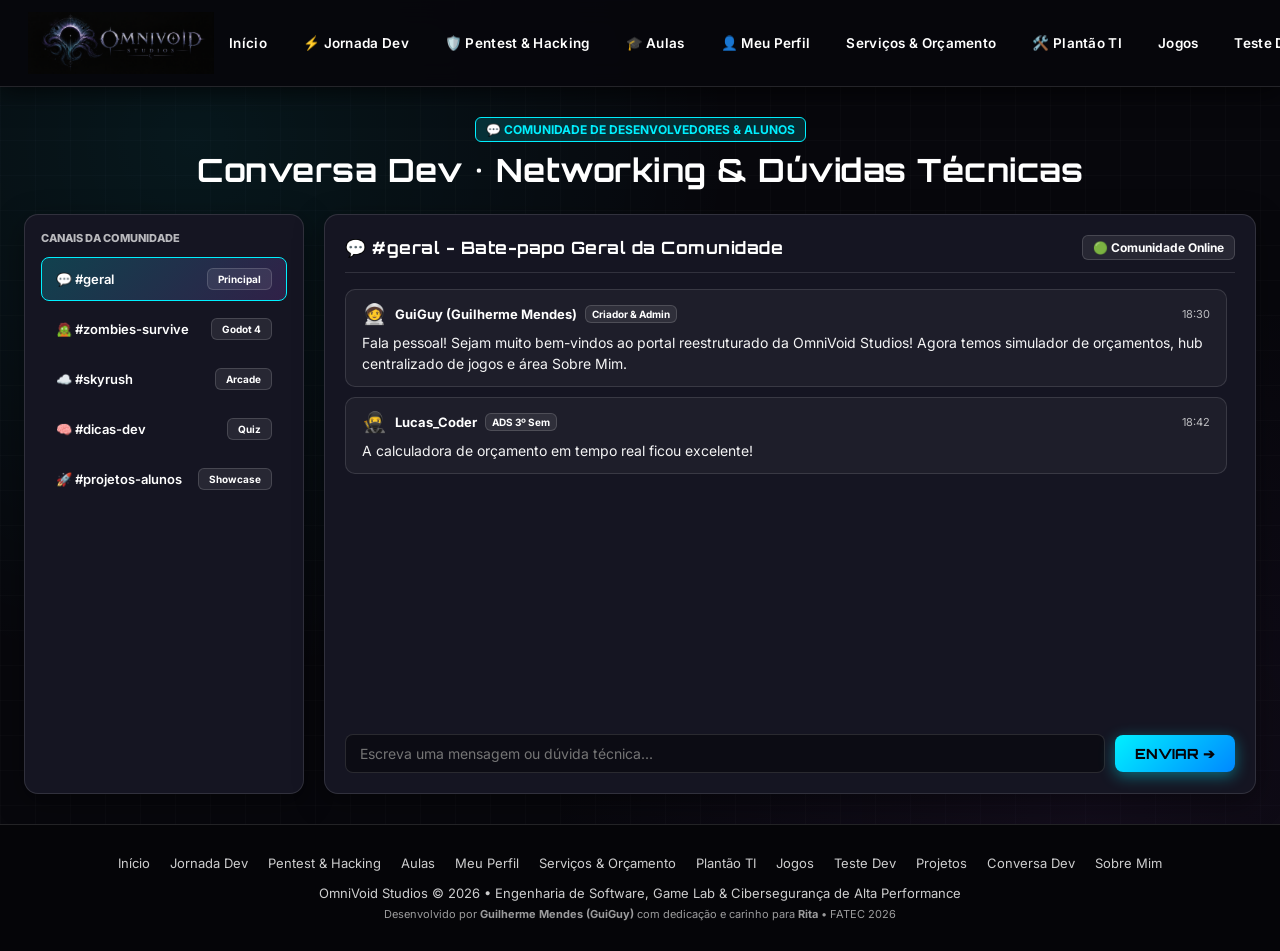
<file: devchat.html>
<!DOCTYPE html>
<html lang="pt-BR">
<head>
	<title>Conversa Dev • Fórum & Chat | OmniVoid Studios</title>
	
	<meta charset="UTF-8">
	<meta name="viewport" content="width=device-width, initial-scale=1.0">
	<link rel="icon" type="image/png" href="index.icon.png">
	<link rel="preconnect" href="https://fonts.googleapis.com">
	<link rel="preconnect" href="https://fonts.gstatic.com" crossorigin>
	<link href="https://fonts.googleapis.com/css2?family=Orbitron:wght@400;600;700;800;900&family=Rajdhani:wght@500;600;700&family=Inter:wght@300;400;500;600;700;800&family=Fira+Code:wght@400;500;600&display=swap" rel="stylesheet">
	<script src="coi-serviceworker.js"></script>
	<style>
		:root {
			--bg-base: #07070c;
			--bg-surface: #101018;
			--bg-card: #151522;
			--bg-card-hover: #1e1e30;
			--border-color: rgba(255, 255, 255, 0.12);
			--border-bright: rgba(255, 255, 255, 0.3);
			--accent-primary: #00f0ff;
			--accent-danger: #ff0055;
			--accent-purple: #9d4edd;
			--accent-emerald: #00ff88;
			--accent-gold: #ffd60a;
			--text-white: #ffffff;
			--font-title: 'Orbitron', sans-serif;
			--font-sub: 'Rajdhani', sans-serif;
			--font-body: 'Inter', sans-serif;
			--font-code: 'Fira Code', monospace;
		}

		* {
			margin: 0;
			padding: 0;
			box-sizing: border-box;
			font-family: var(--font-body);
			color: #ffffff !important;
		}

		body {
			background-color: var(--bg-base);
			background-image: 
				radial-gradient(circle at 15% 15%, rgba(0, 240, 255, 0.07) 0%, transparent 40%),
				radial-gradient(circle at 85% 85%, rgba(157, 78, 221, 0.07) 0%, transparent 40%),
				linear-gradient(rgba(255, 255, 255, 0.015) 1px, transparent 1px),
				linear-gradient(90deg, rgba(255, 255, 255, 0.015) 1px, transparent 1px);
			background-size: 100% 100%, 100% 100%, 35px 35px, 35px 35px;
			min-height: 100vh;
			display: flex;
			flex-direction: column;
			overflow-x: hidden;
		}

		h1, h2, h3, h4, h5, h6 {
			font-family: var(--font-title);
			font-weight: 700;
			color: #ffffff !important;
			letter-spacing: 0.5px;
		}

		p, span, div, a, button, input, textarea, select, li, td, th, b, strong, label {
			color: #ffffff !important;
		}

		a {
			text-decoration: none;
			transition: all 0.25s ease;
		}

		#navbar {
			position: sticky;
			top: 0;
			z-index: 1000;
			background: rgba(7, 7, 12, 0.94);
			backdrop-filter: blur(14px);
			-webkit-backdrop-filter: blur(14px);
			border-bottom: 1px solid var(--border-color);
			padding: 12px 28px;
			display: flex;
			align-items: center;
			justify-content: space-between;
			box-shadow: 0 4px 25px rgba(0, 0, 0, 0.7);
		}

		.nav-brand {
			display: flex;
			align-items: center;
			gap: 12px;
		}

		.nav-logo {
			height: 62px;
			width: auto;
			object-fit: contain;
			filter: none !important;
			transition: transform 0.2s ease;
		}

		.nav-logo:hover {
			transform: scale(1.05);
		}

		.nav-links {
			display: flex;
			align-items: center;
			gap: 6px;
			list-style: none;
		}

		.nav-link {
			display: inline-flex;
			align-items: center;
			gap: 6px;
			padding: 8px 14px;
			border-radius: 8px;
			font-size: 13.5px;
			font-weight: 600;
			letter-spacing: 0.3px;
			color: #ffffff !important;
			background: transparent;
			border: 1px solid transparent;
			transition: all 0.2s ease;
			white-space: nowrap;
		}

		.nav-link:hover {
			background: rgba(255, 255, 255, 0.08);
			border-color: rgba(255, 255, 255, 0.2);
			transform: translateY(-1px);
		}

		.nav-link.active {
			background: linear-gradient(135deg, rgba(0, 240, 255, 0.2) 0%, rgba(157, 78, 221, 0.2) 100%);
			border-color: var(--accent-primary);
			box-shadow: 0 0 12px rgba(0, 240, 255, 0.25);
		}

		.nav-user-panel {
			display: flex;
			align-items: center;
			gap: 10px;
		}

		.nav-auth-btn {
			background: rgba(255, 255, 255, 0.05);
			border: 1px solid var(--border-color);
			padding: 7px 14px;
			border-radius: 8px;
			font-size: 13px;
			font-weight: 600;
			cursor: pointer;
			transition: all 0.2s ease;
		}

		.nav-auth-btn:hover {
			background: rgba(255, 255, 255, 0.12);
			border-color: #ffffff;
		}

		.user-pill-btn {
			display: flex;
			align-items: center;
			gap: 8px;
			background: var(--bg-card);
			border: 1px solid var(--border-bright);
			padding: 6px 12px;
			border-radius: 20px;
			cursor: pointer;
			transition: all 0.2s ease;
		}

		.user-pill-btn:hover {
			border-color: var(--accent-primary);
			box-shadow: 0 0 10px rgba(0, 240, 255, 0.3);
		}

		.user-level-badge {
			background: var(--accent-purple);
			padding: 2px 8px;
			border-radius: 12px;
			font-size: 11px;
			font-weight: 800;
		}

		.btn-primary {
			display: inline-flex;
			align-items: center;
			gap: 8px;
			background: linear-gradient(135deg, #00f0ff 0%, #0088ff 100%);
			color: #05050a !important;
			font-family: var(--font-title);
			font-weight: 800;
			font-size: 14px;
			padding: 12px 24px;
			border-radius: 8px;
			border: none;
			cursor: pointer;
			box-shadow: 0 4px 15px rgba(0, 240, 255, 0.4);
			transition: all 0.25s ease;
			text-transform: uppercase;
		}

		.btn-primary * {
			color: #05050a !important;
		}

		.btn-primary:hover {
			transform: translateY(-2px);
			box-shadow: 0 6px 22px rgba(0, 240, 255, 0.65);
			filter: brightness(1.1);
		}

		.btn-secondary {
			display: inline-flex;
			align-items: center;
			gap: 8px;
			background: rgba(255, 255, 255, 0.08);
			border: 1px solid var(--border-bright);
			font-family: var(--font-title);
			font-weight: 700;
			font-size: 13px;
			padding: 10px 20px;
			border-radius: 8px;
			cursor: pointer;
			transition: all 0.2s ease;
		}

		.btn-secondary:hover {
			background: rgba(255, 255, 255, 0.16);
			border-color: #ffffff;
			transform: translateY(-2px);
		}

		.container {
			max-width: 1380px;
			margin: 0 auto;
			padding: 30px 24px;
			width: 100%;
			flex: 1;
		}

		.card {
			background: var(--bg-card);
			border: 1px solid var(--border-color);
			border-radius: 14px;
			padding: 24px;
			box-shadow: 0 8px 30px rgba(0, 0, 0, 0.4);
			transition: all 0.25s ease;
		}

		.card:hover {
			border-color: var(--border-bright);
			transform: translateY(-2px);
		}

		.badge {
			display: inline-flex;
			align-items: center;
			gap: 4px;
			padding: 4px 10px;
			border-radius: 6px;
			font-size: 12px;
			font-weight: 700;
			background: rgba(255, 255, 255, 0.08);
			border: 1px solid rgba(255, 255, 255, 0.15);
		}

		.input-field {
			width: 100%;
			background: rgba(0, 0, 0, 0.4);
			border: 1px solid var(--border-color);
			border-radius: 8px;
			padding: 10px 14px;
			font-size: 14px;
			color: #ffffff !important;
			outline: none;
			margin-top: 6px;
			margin-bottom: 14px;
			transition: border-color 0.2s;
		}

		.input-field:focus {
			border-color: var(--accent-primary);
			box-shadow: 0 0 8px rgba(0, 240, 255, 0.3);
		}

		/* Full-Width Hero Banner */
		.logo-hero-container {
			width: 100vw;
			position: relative;
			left: 50%;
			right: 50%;
			margin-left: -50vw;
			margin-right: -50vw;
			background: #050509;
			border-bottom: 1px solid var(--border-color);
			padding: 20px 16px;
			display: flex;
			flex-direction: column;
			align-items: center;
			justify-content: center;
			box-shadow: none !important;
			overflow: hidden;
		}

		.logo-hero-img {
			width: 100%;
			max-width: 1500px;
			height: auto;
			max-height: 450px;
			object-fit: contain;
			filter: none !important;
			transition: transform 0.3s ease;
		}

		.logo-hero-img:hover {
			transform: scale(1.02);
		}

		/* Profile / Photo Container */
		.profile-avatar-frame {
			width: 160px;
			height: 160px;
			border-radius: 50%;
			border: 3px solid var(--accent-primary);
			box-shadow: 0 0 25px rgba(0, 240, 255, 0.4);
			overflow: hidden;
			background: #151522;
			display: flex;
			align-items: center;
			justify-content: center;
			position: relative;
			flex-shrink: 0;
		}

		.profile-avatar-img {
			width: 100%;
			height: 100%;
			object-fit: cover;
		}

		/* Modal styling */
		.modal-backdrop {
			position: fixed;
			top: 0;
			left: 0;
			width: 100vw;
			height: 100vh;
			background: rgba(0, 0, 0, 0.85);
			backdrop-filter: blur(10px);
			z-index: 2000;
			display: none;
			align-items: center;
			justify-content: center;
			padding: 20px;
		}

		.modal-box {
			background: var(--bg-surface);
			border: 1px solid var(--border-bright);
			border-radius: 16px;
			padding: 30px;
			max-width: 500px;
			width: 100%;
			position: relative;
			box-shadow: 0 10px 40px rgba(0, 0, 0, 0.8), 0 0 20px rgba(0, 240, 255, 0.2);
		}

		.modal-close-btn {
			position: absolute;
			top: 18px;
			right: 18px;
			background: rgba(255, 255, 255, 0.1);
			border: none;
			width: 32px;
			height: 32px;
			border-radius: 50%;
			cursor: pointer;
			font-size: 16px;
			display: flex;
			align-items: center;
			justify-content: center;
		}

		.avatar-picker-row {
			display: flex;
			gap: 8px;
			margin: 10px 0 16px 0;
			flex-wrap: wrap;
		}

		.avatar-choice {
			font-size: 26px;
			padding: 6px;
			border-radius: 10px;
			border: 2px solid transparent;
			cursor: pointer;
			transition: all 0.2s;
			background: rgba(255, 255, 255, 0.05);
		}

		.avatar-choice:hover, .avatar-choice.selected {
			border-color: var(--accent-primary);
			background: rgba(0, 240, 255, 0.2);
			transform: scale(1.1);
		}

		footer {
			background: #050508;
			border-top: 1px solid var(--border-color);
			padding: 30px 20px;
			text-align: center;
			margin-top: auto;
		}

		.footer-links {
			display: flex;
			justify-content: center;
			gap: 20px;
			margin-bottom: 14px;
			flex-wrap: wrap;
		}

		.footer-links a {
			font-size: 13px;
			color: #ffffff !important;
			opacity: 0.8;
		}

		.footer-links a:hover {
			opacity: 1;
			color: var(--accent-primary) !important;
		}

		@media (max-width: 1080px) {
			#navbar {
				flex-wrap: wrap;
				gap: 12px;
				padding: 12px 16px;
			}
			.nav-links {
				order: 3;
				width: 100%;
				overflow-x: auto;
				padding-bottom: 4px;
			}
		}
	</style>

	<style>
		.chat-channel-btn {
			width: 100%;
			text-align: left;
			padding: 10px 14px;
			border-radius: 8px;
			background: transparent;
			border: 1px solid transparent;
			cursor: pointer;
			display: flex;
			align-items: center;
			justify-content: space-between;
			font-size: 13px;
			font-weight: 600;
			transition: all 0.2s;
			color: #ffffff !important;
		}
		.chat-channel-btn:hover {
			background: rgba(255,255,255,0.06);
			border-color: rgba(255,255,255,0.15);
		}
		.chat-channel-btn.active {
			background: linear-gradient(135deg, rgba(0, 240, 255, 0.2) 0%, rgba(157, 78, 221, 0.2) 100%);
			border-color: var(--accent-primary);
		}
		.message-bubble {
			background: rgba(255,255,255,0.04);
			border: 1px solid var(--border-color);
			border-radius: 10px;
			padding: 12px 16px;
			margin-bottom: 10px;
		}
	</style>
</head>
<body>
	
		<nav id="navbar">
			<a href="index.html" class="nav-brand">
				<img src="logo_omnivoid.png" alt="OmniVoid Studios" class="nav-logo">
			</a>

			<ul class="nav-links">
				<li><a href="index.html" class="nav-link ">Início</a></li>
				<li><a href="jornada.html" class="nav-link ">⚡ Jornada Dev</a></li>
				<li><a href="pentest.html" class="nav-link ">🛡️ Pentest &amp; Hacking</a></li>
				<li><a href="aula.html" class="nav-link ">🎓 Aulas</a></li>
				<li><a href="perfil.html" class="nav-link ">👤 Meu Perfil</a></li>
				<li><a href="orcamento.html" class="nav-link ">Serviços & Orçamento</a></li>
				<li><a href="plantaoti.html" class="nav-link ">🛠️ Plantão TI</a></li>
				<li><a href="jogos.html" class="nav-link ">Jogos</a></li>
				<li><a href="quiz.html" class="nav-link ">Teste Dev</a></li>
				<li><a href="projetos.html" class="nav-link ">Projetos</a></li>
				<li><a href="devchat.html" class="nav-link active">Conversa Dev</a></li>
				<li><a href="sobre.html" class="nav-link ">Sobre Mim</a></li>
			</ul>

			<div class="nav-user-panel">
				<div id="auth-logged-out" style="display: flex; align-items: center; gap: 8px;">
					<button class="nav-auth-btn" onclick="openAuthModal('login')">
						<span>👤 Entrar</span>
					</button>
					<button class="btn-primary" style="padding: 7px 15px; font-size: 13px;" onclick="openAuthModal('register')">
						Cadastrar
					</button>
				</div>

				<div id="auth-logged-in" style="display: none; align-items: center; gap: 8px;">
					<button class="user-pill-btn" onclick="openProfileModal()">
						<span id="nav-user-avatar">👤</span>
						<span id="nav-user-name">Usuário</span>
						<span class="user-level-badge" id="nav-user-level">Nvl 1</span>
					</button>
				</div>
			</div>
		</nav>
	

	<main class="container">
		<div style="text-align: center; margin-bottom: 24px;">
			<span class="badge" style="background: rgba(0, 240, 255, 0.15); border-color: var(--accent-primary); color: var(--accent-primary) !important; margin-bottom: 8px;">
				💬 COMUNIDADE DE DESENVOLVEDORES & ALUNOS
			</span>
			<h1 style="font-size: clamp(22px, 3.5vw, 32px);">
				Conversa Dev • Networking & Dúvidas Técnicas
			</h1>
		</div>

		<div style="display: grid; grid-template-columns: 280px 1fr; gap: 20px; min-height: 580px;">
			<!-- Canais Laterais -->
			<div class="card" style="padding: 16px;">
				<div style="font-size: 11px; font-weight: 800; opacity: 0.7; text-transform: uppercase; margin-bottom: 12px;">Canais da Comunidade</div>

				<div style="display: flex; flex-direction: column; gap: 6px;">
					<button class="chat-channel-btn active" onclick="switchChannel('geral')">
						<span>💬 #geral</span>
						<span class="badge" style="font-size: 10px;">Principal</span>
					</button>
					<button class="chat-channel-btn" onclick="switchChannel('zombies-survive')">
						<span>🧟 #zombies-survive</span>
						<span class="badge" style="font-size: 10px;">Godot 4</span>
					</button>
					<button class="chat-channel-btn" onclick="switchChannel('skyrush')">
						<span>☁️ #skyrush</span>
						<span class="badge" style="font-size: 10px;">Arcade</span>
					</button>
					<button class="chat-channel-btn" onclick="switchChannel('dicas-programacao')">
						<span>🧠 #dicas-dev</span>
						<span class="badge" style="font-size: 10px;">Quiz</span>
					</button>
					<button class="chat-channel-btn" onclick="switchChannel('showcase')">
						<span>🚀 #projetos-alunos</span>
						<span class="badge" style="font-size: 10px;">Showcase</span>
					</button>
				</div>
			</div>

			<!-- Feed de Mensagens -->
			<div class="card" style="display: flex; flex-direction: column; padding: 20px;">
				<div style="display: flex; justify-content: space-between; align-items: center; border-bottom: 1px solid var(--border-color); padding-bottom: 12px; margin-bottom: 16px;">
					<h3 id="current-channel-title" style="font-size: 17px;">💬 #geral - Bate-papo Geral da Comunidade</h3>
					<span class="badge" id="online-counter">🟢 Comunidade Online</span>
				</div>

				<div id="messages-container" style="flex: 1; max-height: 480px; overflow-y: auto; padding-right: 8px; margin-bottom: 16px;"></div>

				<form id="chat-form" onsubmit="handleSendMessage(event)" style="display: flex; gap: 10px; align-items: center;">
					<input type="text" id="chat-input" class="input-field" placeholder="Escreva uma mensagem ou dúvida técnica..." style="margin: 0; flex: 1;" required>
					<button type="submit" class="btn-primary" style="padding: 10px 20px; white-space: nowrap;">
						Enviar ➔
					</button>
				</form>
			</div>
		</div>
	</main>

	
		<div id="modal-auth" class="modal-backdrop" onclick="closeModalOnBackdrop(event, 'modal-auth')">
			<div class="modal-box">
				<button class="modal-close-btn" onclick="closeModal('modal-auth')">✕</button>
				
				<div id="auth-tab-row" style="display: flex; gap: 12px; margin-bottom: 20px; border-bottom: 1px solid rgba(255,255,255,0.12); padding-bottom: 10px;">
					<button id="tab-btn-login" class="nav-link active" onclick="switchAuthTab('login')">Entrar na Conta</button>
					<button id="tab-btn-register" class="nav-link" onclick="switchAuthTab('register')">Novo Cadastro</button>
				</div>

				<form id="form-login" onsubmit="handleLoginSubmit(event)">
					<h3 style="font-size: 18px; margin-bottom: 12px;">Entrar no Portal OmniVoid</h3>
					<p style="font-size: 13px; margin-bottom: 16px; opacity: 0.85;">Acesse sua conta para salvar recordes, simular orçamentos e interagir na comunidade.</p>

					<label style="font-size: 12px; font-weight: 600;">E-mail ou Nickname:</label>
					<input type="text" id="login-identifier" class="input-field" placeholder="ex: seu_nickname ou seu@email.com" required>

					<label style="font-size: 12px; font-weight: 600;">Senha:</label>
					<input type="password" id="login-password" class="input-field" placeholder="Sua senha de acesso" required>

					<button type="submit" class="btn-primary" style="width: 100%; justify-content: center; margin-top: 10px;">
						🚀 Entrar na Conta
					</button>
				</form>

				<form id="form-register" style="display: none;" onsubmit="handleRegisterSubmit(event)">
					<h3 style="font-size: 18px; margin-bottom: 12px;">Criar Conta de Usuário</h3>
					<p style="font-size: 13px; margin-bottom: 16px; opacity: 0.85;">Cadastre-se gratuitamente para salvar seu progresso, recordes e participar do chat.</p>

					<label style="font-size: 12px; font-weight: 600;">Nome Completo:</label>
					<input type="text" id="reg-name" class="input-field" placeholder="ex: Seu Nome" required>

					<label style="font-size: 12px; font-weight: 600;">Nickname / Apelido:</label>
					<input type="text" id="reg-nickname" class="input-field" placeholder="ex: Player1" required>

					<label style="font-size: 12px; font-weight: 600;">Área / Cargo ou Curso (Opcional):</label>
					<input type="text" id="reg-turma" class="input-field" placeholder="ex: Gamer / Dev / Estudante" value="Visitante">

					<label style="font-size: 12px; font-weight: 600;">E-mail:</label>
					<input type="email" id="reg-email" class="input-field" placeholder="ex: seu@email.com" required>

					<label style="font-size: 12px; font-weight: 600;">Escolha seu Avatar:</label>
					<div class="avatar-picker-row">
						<span class="avatar-choice selected" onclick="selectAvatar('🧑‍🚀', this)">🧑‍🚀</span>
						<span class="avatar-choice" onclick="selectAvatar('🥷', this)">🥷</span>
						<span class="avatar-choice" onclick="selectAvatar('🧙‍♂️', this)">🧙‍♂️</span>
						<span class="avatar-choice" onclick="selectAvatar('🤖', this)">🤖</span>
						<span class="avatar-choice" onclick="selectAvatar('🧟', this)">🧟</span>
						<span class="avatar-choice" onclick="selectAvatar('👾', this)">👾</span>
						<span class="avatar-choice" onclick="selectAvatar('🕵️', this)">🕵️</span>
						<span class="avatar-choice" onclick="selectAvatar('🐱', this)">🐱</span>
					</div>

					<label style="font-size: 12px; font-weight: 600;">Senha:</label>
					<input type="password" id="reg-password" class="input-field" placeholder="Mínimo 4 caracteres" required minlength="4">

					<button type="submit" class="btn-primary" style="width: 100%; justify-content: center; margin-top: 10px;">
						✨ Criar Minha Conta
					</button>
				</form>
			</div>
		</div>

		<div id="modal-profile" class="modal-backdrop" onclick="closeModalOnBackdrop(event, 'modal-profile')">
			<div class="modal-box" style="max-width: 600px;">
				<button class="modal-close-btn" onclick="closeModal('modal-profile')">✕</button>

				<div style="display: flex; align-items: center; justify-content: space-between; border-bottom: 1px solid rgba(255,255,255,0.12); padding-bottom: 16px; margin-bottom: 20px;">
					<div style="display: flex; align-items: center; gap: 14px;">
						<div style="font-size: 40px; width: 60px; height: 60px; background: rgba(255,255,255,0.08); border-radius: 50%; display: flex; align-items: center; justify-content: center; border: 2px solid var(--accent-primary);" id="modal-profile-avatar">👤</div>
						<div>
							<h2 id="modal-profile-name" style="font-size: 20px; font-weight: 800;">Usuário</h2>
							<p id="modal-profile-sub" style="font-size: 13px; opacity: 0.85;">Membro</p>
						</div>
					</div>
					<button class="btn-secondary" onclick="handleLogout()" style="padding: 6px 14px; font-size: 12px; color: #ff0055 !important;">
						🚪 Sair da Conta
					</button>
				</div>

				<div style="display: grid; grid-template-columns: repeat(auto-fit, minmax(110px, 1fr)); gap: 10px; margin-bottom: 16px;">
					<div style="background: #121217; border: 1px solid rgba(255,255,255,0.12); border-radius: 10px; padding: 12px; text-align: center;">
						<div id="prof-stat-level" style="font-size: 20px; font-weight: 800; color: var(--accent-gold) !important;">Nvl 1</div>
						<div style="font-size: 11px; opacity: 0.8; text-transform: uppercase;">Nível</div>
					</div>
					<div style="background: #121217; border: 1px solid rgba(255,255,255,0.12); border-radius: 10px; padding: 12px; text-align: center;">
						<div id="prof-stat-cash" style="font-size: 20px; font-weight: 800; color: var(--accent-emerald) !important;">$0</div>
						<div style="font-size: 11px; opacity: 0.8; text-transform: uppercase;">Créditos</div>
					</div>
					<div style="background: #121217; border: 1px solid rgba(255,255,255,0.12); border-radius: 10px; padding: 12px; text-align: center;">
						<div id="prof-stat-wave" style="font-size: 20px; font-weight: 800; color: var(--accent-danger) !important;">Onda 1</div>
						<div style="font-size: 11px; opacity: 0.8; text-transform: uppercase;">Zombies</div>
					</div>
					<div style="background: #121217; border: 1px solid rgba(255,255,255,0.12); border-radius: 10px; padding: 12px; text-align: center;">
						<div id="prof-stat-kills" style="font-size: 20px; font-weight: 800; color: var(--accent-primary) !important;">0</div>
						<div style="font-size: 11px; opacity: 0.8; text-transform: uppercase;">Pontuação</div>
					</div>
				</div>
			</div>
		</div>

	
	<footer>
		<div class="footer-links">
			<a href="index.html">Início</a>
			<a href="jornada.html">Jornada Dev</a>
			<a href="pentest.html">Pentest &amp; Hacking</a>
			<a href="aula.html">Aulas</a>
			<a href="perfil.html">Meu Perfil</a>
			<a href="orcamento.html">Serviços & Orçamento</a>
			<a href="plantaoti.html">Plantão TI</a>
			<a href="jogos.html">Jogos</a>
			<a href="quiz.html">Teste Dev</a>
			<a href="projetos.html">Projetos</a>
			<a href="devchat.html">Conversa Dev</a>
			<a href="sobre.html">Sobre Mim</a>
		</div>
		<p style="font-size: 13px; opacity: 0.8; margin-bottom: 6px;">
			OmniVoid Studios © 2026 • Engenharia de Software, Game Lab & Cibersegurança de Alta Performance
		</p>
		<p style="font-size: 11px; opacity: 0.6;">
			Desenvolvido por <b>Guilherme Mendes (GuiGuy)</b> com dedicação e carinho para <b>Rita</b> • FATEC 2026
		</p>
	</footer>

	
<script>
let selectedAvatarIcon = '🧑‍🚀';
function selectAvatar(emoji, el) {
	selectedAvatarIcon = emoji;
	document.querySelectorAll('.avatar-choice').forEach(e => e.classList.remove('selected'));
	el.classList.add('selected');
}
function getUsersDB() {
	try {
		return JSON.parse(localStorage.getItem("omnivoid_users_db") || "[]");
	} catch (e) {
		return [];
	}
}
function saveUsersDB(users) {
	localStorage.setItem("omnivoid_users_db", JSON.stringify(users));
}
function getCurrentUser() {
	try {
		const stored = localStorage.getItem("omnivoid_current_user");
		if (stored) {
			const parsed = JSON.parse(stored);
			if (parsed && parsed.nickname) return parsed;
		}
		return null;
	} catch (e) {
		return null;
	}
}
function setCurrentUser(user) {
	if (user) {
		localStorage.setItem("omnivoid_current_user", JSON.stringify(user));
		localStorage.setItem("omnivoid_user", JSON.stringify(user));
		if (user.jornadaState) {
			localStorage.setItem("omni_jornada_v2", JSON.stringify(user.jornadaState));
		}
		if (user.hackState) {
			localStorage.setItem("omni_jornadahack_v1", JSON.stringify(user.hackState));
		}
		if (user.plantaoTI) {
			localStorage.setItem("omnivoid_plantaoti_profile", JSON.stringify(user.plantaoTI));
		}
	} else {
		localStorage.removeItem("omnivoid_current_user");
		localStorage.removeItem("omnivoid_user");
	}
	updateUIAfterAuth();
}
function updateUIAfterAuth() {
	const user = getCurrentUser();
	const loggedOutDiv = document.getElementById("auth-logged-out");
	const loggedInDiv = document.getElementById("auth-logged-in");
	if (!loggedOutDiv || !loggedInDiv) return;
	if (user) {
		loggedOutDiv.style.display = "none";
		loggedInDiv.style.display = "flex";
		const navAvatar = document.getElementById("nav-user-avatar");
		const navName = document.getElementById("nav-user-name");
		const navLevel = document.getElementById("nav-user-level");
		if (navAvatar) navAvatar.innerText = user.avatar || "👤";
		if (navName) navName.innerText = user.nickname || user.name || "Usuário";
		if (navLevel) navLevel.innerText = "Nvl " + (user.level || 1);
	} else {
		loggedOutDiv.style.display = "flex";
		loggedInDiv.style.display = "none";
	}
}
function openAuthModal(tab) {
	const m = document.getElementById("modal-auth");
	if (m) {
		m.style.display = "flex";
		switchAuthTab(tab);
	}
}
function switchAuthTab(tab) {
	const fLog = document.getElementById("form-login");
	const fReg = document.getElementById("form-register");
	const bLog = document.getElementById("tab-btn-login");
	const bReg = document.getElementById("tab-btn-register");
	if (tab === "login") {
		if (fLog) fLog.style.display = "block";
		if (fReg) fReg.style.display = "none";
		if (bLog) bLog.classList.add("active");
		if (bReg) bReg.classList.remove("active");
	} else {
		if (fLog) fLog.style.display = "none";
		if (fReg) fReg.style.display = "block";
		if (bLog) bLog.classList.remove("active");
		if (bReg) bReg.classList.add("active");
	}
}
function openProfileModal() {
	const user = getCurrentUser();
	if (!user) {
		openAuthModal("login");
		return;
	}
	window.location.href = "perfil.html";
}
function closeModal(id) {
	const m = document.getElementById(id);
	if (m) m.style.display = "none";
}
function closeModalOnBackdrop(e, id) {
	if (e.target && e.target.id === id) {
		closeModal(id);
	}
}
function handleLoginSubmit(e) {
	e.preventDefault();
	const ident = document.getElementById("login-identifier").value.trim().toLowerCase();
	const pass = document.getElementById("login-password").value.trim();
	const db = getUsersDB();
	const found = db.find(u => (u.email.toLowerCase() === ident || u.nickname.toLowerCase() === ident) && u.password === pass);
	if (found) {
		setCurrentUser(found);
		closeModal("modal-auth");
		alert("Bem-vindo de volta, " + found.nickname + "!");
	} else {
		alert("Usuário ou senha incorretos. Caso ainda não possua conta, clique na aba 'Novo Cadastro'.");
	}
}
function handleRegisterSubmit(e) {
	e.preventDefault();
	const name = document.getElementById("reg-name").value.trim();
	const nick = document.getElementById("reg-nickname").value.trim();
	const turma = document.getElementById("reg-turma").value.trim() || "Visitante";
	const email = document.getElementById("reg-email").value.trim().toLowerCase();
	const pass = document.getElementById("reg-password").value.trim();

	const db = getUsersDB();
	if (db.some(u => u.email.toLowerCase() === email || u.nickname.toLowerCase() === nick.toLowerCase())) {
		alert("E-mail ou Nickname já cadastrados! Escolha outro identificador.");
		return;
	}

	const newUser = {
		name: name,
		nickname: nick,
		turma: turma,
		email: email,
		password: pass,
		avatar: selectedAvatarIcon || "👤",
		level: 1,
		xp: 0,
		cash: 0,
		maxWave: 1,
		kills: 0,
		score: 0
	};
	db.push(newUser);
	saveUsersDB(db);
	setCurrentUser(newUser);
	closeModal("modal-auth");
	alert("Conta criada com sucesso! Bem-vindo, " + nick + "!");
}
function handleLogout() {
	if (confirm("Deseja desconectar de sua conta?")) {
		setCurrentUser(null);
		closeModal("modal-profile");
	}
}

// Sincronização em tempo real de estatísticas (XP, recordes, créditos) para a conta logada
window.addEventListener("message", (e) => {
	if (e.data && e.data.type === "SCORE_UPDATE") {
		const u = getCurrentUser();
		if (u) {
			const addedScore = parseInt(e.data.score) || 0;
			u.score = Math.max(u.score || 0, addedScore);
			u.cash = (u.cash || 0) + Math.floor(addedScore / 10);
			u.xp = (u.xp || 0) + Math.floor(addedScore / 5);
			u.level = Math.max(u.level || 1, 1 + Math.floor((u.xp || 0) / 1000));
			if (e.data.game === "zombies") {
				u.maxWave = Math.max(u.maxWave || 1, parseInt(e.data.wave) || 1);
				u.kills = (u.kills || 0) + (parseInt(e.data.kills) || 0);
			}
			setCurrentUser(u);
			const db = getUsersDB();
			const idx = db.findIndex(item => item.email === u.email || item.nickname === u.nickname);
			if (idx !== -1) {
				db[idx] = { ...db[idx], ...u };
				saveUsersDB(db);
			}
		}
	}
});

document.addEventListener("DOMContentLoaded", () => {
	updateUIAfterAuth();
});
updateUIAfterAuth();
</script>


	<script>
		let currentChannel = 'geral';

		const initialMessages = {
			'geral': [
				{ author: 'GuiGuy (Guilherme Mendes)', avatar: '🧑‍🚀', turma: 'Criador & Admin', time: '18:30', text: 'Fala pessoal! Sejam muito bem-vindos ao portal reestruturado da OmniVoid Studios! Agora temos simulador de orçamentos, hub centralizado de jogos e área Sobre Mim.' },
				{ author: 'Lucas_Coder', avatar: '🥷', turma: 'ADS 3º Sem', time: '18:42', text: 'A calculadora de orçamento em tempo real ficou excelente!' }
			],
			'zombies-survive': [
				{ author: 'GuiGuy (Guilherme Mendes)', avatar: '🧑‍🚀', turma: 'Criador & Admin', time: '17:15', text: 'Zombies Survive com mapa Polivalente de 10 andares rodando em resolução expandida e WebAssembly direto no navegador!' },
				{ author: 'Valkyrie_X', avatar: '🧙‍♂️', turma: 'Ciência Comp.', time: '18:10', text: 'A pontuação de 99999 do GuiGuy tá insana! Vou tentar alcançar no 10º andar.' }
			],
			'skyrush': [
				{ author: 'GuiGuy (Guilherme Mendes)', avatar: '🧑‍🚀', turma: 'Criador & Admin', time: '16:00', text: 'SkyRush Arcade com física de vôo supersônico, loadouts de armas e modo solo com caos automático!' }
			],
			'dicas-programacao': [
				{ author: 'GuiGuy (Guilherme Mendes)', avatar: '🧑‍🚀', turma: 'Criador & Admin', time: '15:20', text: 'Dica do dia: no Godot 4, utilize viewport stretch mode como canvas_items e aspect como expand para telas responsivas sem letterboxing.' }
			],
			'showcase': [
				{ author: 'Dev_Iniciante', avatar: '👾', turma: 'ADS 1º Sem', time: '14:50', text: 'Fiz o teste de programação e adorei a lista de curiosidades das 12 linguagens!' }
			]
		};

		function getChannelMessages(channel) {
			try {
				const stored = localStorage.getItem(`omnivoid_chat_${channel}`);
				if (stored) return JSON.parse(stored);
			} catch (e) {}
			return initialMessages[channel] || [];
		}

		function saveChannelMessages(channel, msgs) {
			localStorage.setItem(`omnivoid_chat_${channel}`, JSON.stringify(msgs));
		}

		function switchChannel(channel) {
			currentChannel = channel;
			document.querySelectorAll('.chat-channel-btn').forEach(b => b.classList.remove('active'));
			if (window.event && window.event.currentTarget) {
				window.event.currentTarget.classList.add('active');
			}
			
			const channelNames = {
				'geral': '💬 #geral - Bate-papo Geral da Comunidade',
				'zombies-survive': '🧟 #zombies-survive - Estratégias & Godot',
				'skyrush': '☁️ #skyrush - Recordes & Arcade',
				'dicas-programacao': '🧠 #dicas-dev - Tutoriais & Quiz',
				'showcase': '🚀 #projetos-alunos - Mostre seus Projetos'
			};
			
			document.getElementById('current-channel-title').innerText = channelNames[channel] || `#${channel}`;
			renderMessages();
		}

		function renderMessages() {
			const container = document.getElementById("messages-container");
			const msgs = getChannelMessages(currentChannel);
			container.innerHTML = "";

			msgs.forEach(m => {
				const div = document.createElement("div");
				div.className = "message-bubble";
				div.innerHTML = `
					<div style="display: flex; justify-content: space-between; align-items: center; margin-bottom: 6px;">
						<div style="display: flex; align-items: center; gap: 8px;">
							<span style="font-size: 20px;">${m.avatar || '🧑‍🚀'}</span>
							<b style="font-size: 13px;">${m.author}</b>
							<span class="badge" style="font-size: 10px; padding: 2px 6px;">${m.turma || 'Membro'}</span>
						</div>
						<span style="font-size: 11px; opacity: 0.7;">${m.time}</span>
					</div>
					<div style="font-size: 14px; line-height: 1.5; opacity: 0.95;">${m.text}</div>
				`;
				container.appendChild(div);
			});

			container.scrollTop = container.scrollHeight;
		}

		function handleSendMessage(e) {
			e.preventDefault();
			const input = document.getElementById("chat-input");
			const text = input.value.trim();
			if (!text) return;

			const loggedUser = getCurrentUser();
			let authorName = '';
			let avatarIcon = '👤';
			let userTurma = 'Visitante';

			if (loggedUser && loggedUser.nickname) {
				authorName = loggedUser.nickname;
				avatarIcon = loggedUser.avatar || '🧑‍🚀';
				userTurma = loggedUser.turma || 'Membro';
			} else {
				let guestName = localStorage.getItem("omnivoid_guest_nick");
				if (!guestName) {
					guestName = 'Convidado_' + Math.floor(Math.random() * 899 + 100);
					localStorage.setItem("omnivoid_guest_nick", guestName);
				}
				authorName = guestName;
				avatarIcon = '👤';
				userTurma = 'Visitante';
			}

			const now = new Date();
			const timeStr = `${String(now.getHours()).padStart(2, '0')}:${String(now.getMinutes()).padStart(2, '0')}`;

			const msgs = getChannelMessages(currentChannel);
			msgs.push({
				author: authorName,
				avatar: avatarIcon,
				turma: userTurma,
				time: timeStr,
				text: text
			});

			saveChannelMessages(currentChannel, msgs);
			input.value = "";
			renderMessages();
		}

		document.addEventListener("DOMContentLoaded", () => {
			renderMessages();
		});
	</script>
</body>
</html>
</file>
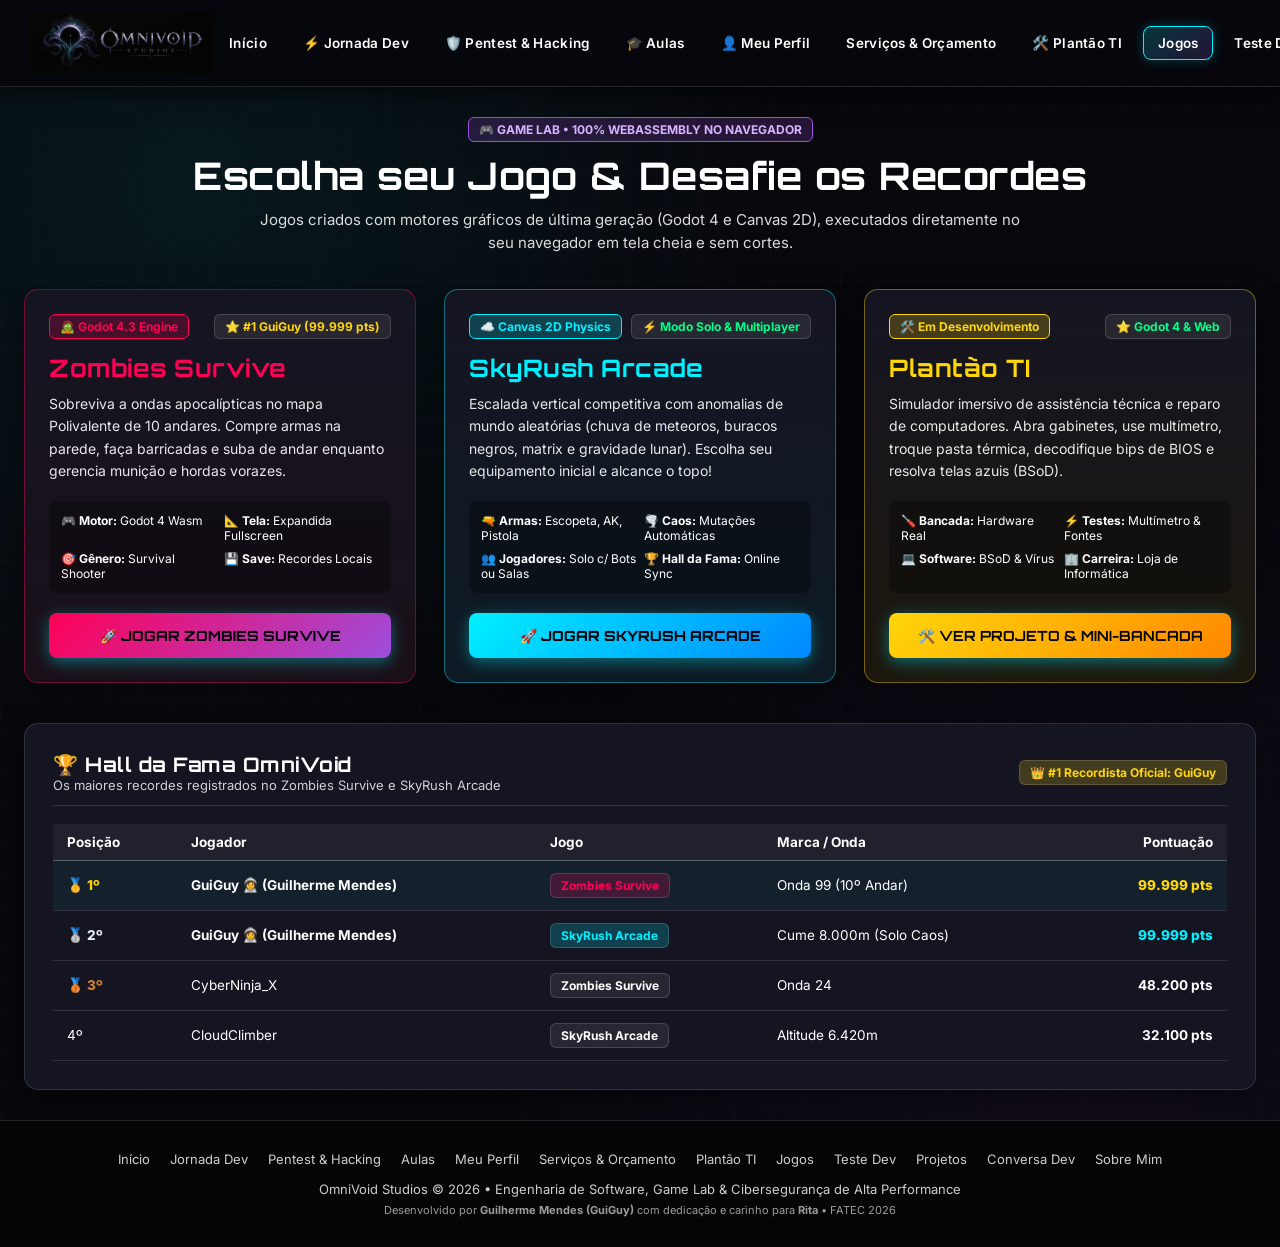
<file: jogos.html>
<!DOCTYPE html>
<html lang="pt-BR">
<head>
	<title>Hub de Jogos | OmniVoid Studios</title>
	
	<meta charset="UTF-8">
	<meta name="viewport" content="width=device-width, initial-scale=1.0">
	<link rel="icon" type="image/png" href="index.icon.png">
	<link rel="preconnect" href="https://fonts.googleapis.com">
	<link rel="preconnect" href="https://fonts.gstatic.com" crossorigin>
	<link href="https://fonts.googleapis.com/css2?family=Orbitron:wght@400;600;700;800;900&family=Rajdhani:wght@500;600;700&family=Inter:wght@300;400;500;600;700;800&family=Fira+Code:wght@400;500;600&display=swap" rel="stylesheet">
	<script src="coi-serviceworker.js"></script>
	<style>
		:root {
			--bg-base: #07070c;
			--bg-surface: #101018;
			--bg-card: #151522;
			--bg-card-hover: #1e1e30;
			--border-color: rgba(255, 255, 255, 0.12);
			--border-bright: rgba(255, 255, 255, 0.3);
			--accent-primary: #00f0ff;
			--accent-danger: #ff0055;
			--accent-purple: #9d4edd;
			--accent-emerald: #00ff88;
			--accent-gold: #ffd60a;
			--text-white: #ffffff;
			--font-title: 'Orbitron', sans-serif;
			--font-sub: 'Rajdhani', sans-serif;
			--font-body: 'Inter', sans-serif;
			--font-code: 'Fira Code', monospace;
		}

		* {
			margin: 0;
			padding: 0;
			box-sizing: border-box;
			font-family: var(--font-body);
			color: #ffffff !important;
		}

		body {
			background-color: var(--bg-base);
			background-image: 
				radial-gradient(circle at 15% 15%, rgba(0, 240, 255, 0.07) 0%, transparent 40%),
				radial-gradient(circle at 85% 85%, rgba(157, 78, 221, 0.07) 0%, transparent 40%),
				linear-gradient(rgba(255, 255, 255, 0.015) 1px, transparent 1px),
				linear-gradient(90deg, rgba(255, 255, 255, 0.015) 1px, transparent 1px);
			background-size: 100% 100%, 100% 100%, 35px 35px, 35px 35px;
			min-height: 100vh;
			display: flex;
			flex-direction: column;
			overflow-x: hidden;
		}

		h1, h2, h3, h4, h5, h6 {
			font-family: var(--font-title);
			font-weight: 700;
			color: #ffffff !important;
			letter-spacing: 0.5px;
		}

		p, span, div, a, button, input, textarea, select, li, td, th, b, strong, label {
			color: #ffffff !important;
		}

		a {
			text-decoration: none;
			transition: all 0.25s ease;
		}

		#navbar {
			position: sticky;
			top: 0;
			z-index: 1000;
			background: rgba(7, 7, 12, 0.94);
			backdrop-filter: blur(14px);
			-webkit-backdrop-filter: blur(14px);
			border-bottom: 1px solid var(--border-color);
			padding: 12px 28px;
			display: flex;
			align-items: center;
			justify-content: space-between;
			box-shadow: 0 4px 25px rgba(0, 0, 0, 0.7);
		}

		.nav-brand {
			display: flex;
			align-items: center;
			gap: 12px;
		}

		.nav-logo {
			height: 62px;
			width: auto;
			object-fit: contain;
			filter: none !important;
			transition: transform 0.2s ease;
		}

		.nav-logo:hover {
			transform: scale(1.05);
		}

		.nav-links {
			display: flex;
			align-items: center;
			gap: 6px;
			list-style: none;
		}

		.nav-link {
			display: inline-flex;
			align-items: center;
			gap: 6px;
			padding: 8px 14px;
			border-radius: 8px;
			font-size: 13.5px;
			font-weight: 600;
			letter-spacing: 0.3px;
			color: #ffffff !important;
			background: transparent;
			border: 1px solid transparent;
			transition: all 0.2s ease;
			white-space: nowrap;
		}

		.nav-link:hover {
			background: rgba(255, 255, 255, 0.08);
			border-color: rgba(255, 255, 255, 0.2);
			transform: translateY(-1px);
		}

		.nav-link.active {
			background: linear-gradient(135deg, rgba(0, 240, 255, 0.2) 0%, rgba(157, 78, 221, 0.2) 100%);
			border-color: var(--accent-primary);
			box-shadow: 0 0 12px rgba(0, 240, 255, 0.25);
		}

		.nav-user-panel {
			display: flex;
			align-items: center;
			gap: 10px;
		}

		.nav-auth-btn {
			background: rgba(255, 255, 255, 0.05);
			border: 1px solid var(--border-color);
			padding: 7px 14px;
			border-radius: 8px;
			font-size: 13px;
			font-weight: 600;
			cursor: pointer;
			transition: all 0.2s ease;
		}

		.nav-auth-btn:hover {
			background: rgba(255, 255, 255, 0.12);
			border-color: #ffffff;
		}

		.user-pill-btn {
			display: flex;
			align-items: center;
			gap: 8px;
			background: var(--bg-card);
			border: 1px solid var(--border-bright);
			padding: 6px 12px;
			border-radius: 20px;
			cursor: pointer;
			transition: all 0.2s ease;
		}

		.user-pill-btn:hover {
			border-color: var(--accent-primary);
			box-shadow: 0 0 10px rgba(0, 240, 255, 0.3);
		}

		.user-level-badge {
			background: var(--accent-purple);
			padding: 2px 8px;
			border-radius: 12px;
			font-size: 11px;
			font-weight: 800;
		}

		.btn-primary {
			display: inline-flex;
			align-items: center;
			gap: 8px;
			background: linear-gradient(135deg, #00f0ff 0%, #0088ff 100%);
			color: #05050a !important;
			font-family: var(--font-title);
			font-weight: 800;
			font-size: 14px;
			padding: 12px 24px;
			border-radius: 8px;
			border: none;
			cursor: pointer;
			box-shadow: 0 4px 15px rgba(0, 240, 255, 0.4);
			transition: all 0.25s ease;
			text-transform: uppercase;
		}

		.btn-primary * {
			color: #05050a !important;
		}

		.btn-primary:hover {
			transform: translateY(-2px);
			box-shadow: 0 6px 22px rgba(0, 240, 255, 0.65);
			filter: brightness(1.1);
		}

		.btn-secondary {
			display: inline-flex;
			align-items: center;
			gap: 8px;
			background: rgba(255, 255, 255, 0.08);
			border: 1px solid var(--border-bright);
			font-family: var(--font-title);
			font-weight: 700;
			font-size: 13px;
			padding: 10px 20px;
			border-radius: 8px;
			cursor: pointer;
			transition: all 0.2s ease;
		}

		.btn-secondary:hover {
			background: rgba(255, 255, 255, 0.16);
			border-color: #ffffff;
			transform: translateY(-2px);
		}

		.container {
			max-width: 1380px;
			margin: 0 auto;
			padding: 30px 24px;
			width: 100%;
			flex: 1;
		}

		.card {
			background: var(--bg-card);
			border: 1px solid var(--border-color);
			border-radius: 14px;
			padding: 24px;
			box-shadow: 0 8px 30px rgba(0, 0, 0, 0.4);
			transition: all 0.25s ease;
		}

		.card:hover {
			border-color: var(--border-bright);
			transform: translateY(-2px);
		}

		.badge {
			display: inline-flex;
			align-items: center;
			gap: 4px;
			padding: 4px 10px;
			border-radius: 6px;
			font-size: 12px;
			font-weight: 700;
			background: rgba(255, 255, 255, 0.08);
			border: 1px solid rgba(255, 255, 255, 0.15);
		}

		.input-field {
			width: 100%;
			background: rgba(0, 0, 0, 0.4);
			border: 1px solid var(--border-color);
			border-radius: 8px;
			padding: 10px 14px;
			font-size: 14px;
			color: #ffffff !important;
			outline: none;
			margin-top: 6px;
			margin-bottom: 14px;
			transition: border-color 0.2s;
		}

		.input-field:focus {
			border-color: var(--accent-primary);
			box-shadow: 0 0 8px rgba(0, 240, 255, 0.3);
		}

		/* Full-Width Hero Banner */
		.logo-hero-container {
			width: 100vw;
			position: relative;
			left: 50%;
			right: 50%;
			margin-left: -50vw;
			margin-right: -50vw;
			background: #050509;
			border-bottom: 1px solid var(--border-color);
			padding: 20px 16px;
			display: flex;
			flex-direction: column;
			align-items: center;
			justify-content: center;
			box-shadow: none !important;
			overflow: hidden;
		}

		.logo-hero-img {
			width: 100%;
			max-width: 1500px;
			height: auto;
			max-height: 450px;
			object-fit: contain;
			filter: none !important;
			transition: transform 0.3s ease;
		}

		.logo-hero-img:hover {
			transform: scale(1.02);
		}

		/* Profile / Photo Container */
		.profile-avatar-frame {
			width: 160px;
			height: 160px;
			border-radius: 50%;
			border: 3px solid var(--accent-primary);
			box-shadow: 0 0 25px rgba(0, 240, 255, 0.4);
			overflow: hidden;
			background: #151522;
			display: flex;
			align-items: center;
			justify-content: center;
			position: relative;
			flex-shrink: 0;
		}

		.profile-avatar-img {
			width: 100%;
			height: 100%;
			object-fit: cover;
		}

		/* Modal styling */
		.modal-backdrop {
			position: fixed;
			top: 0;
			left: 0;
			width: 100vw;
			height: 100vh;
			background: rgba(0, 0, 0, 0.85);
			backdrop-filter: blur(10px);
			z-index: 2000;
			display: none;
			align-items: center;
			justify-content: center;
			padding: 20px;
		}

		.modal-box {
			background: var(--bg-surface);
			border: 1px solid var(--border-bright);
			border-radius: 16px;
			padding: 30px;
			max-width: 500px;
			width: 100%;
			position: relative;
			box-shadow: 0 10px 40px rgba(0, 0, 0, 0.8), 0 0 20px rgba(0, 240, 255, 0.2);
		}

		.modal-close-btn {
			position: absolute;
			top: 18px;
			right: 18px;
			background: rgba(255, 255, 255, 0.1);
			border: none;
			width: 32px;
			height: 32px;
			border-radius: 50%;
			cursor: pointer;
			font-size: 16px;
			display: flex;
			align-items: center;
			justify-content: center;
		}

		.avatar-picker-row {
			display: flex;
			gap: 8px;
			margin: 10px 0 16px 0;
			flex-wrap: wrap;
		}

		.avatar-choice {
			font-size: 26px;
			padding: 6px;
			border-radius: 10px;
			border: 2px solid transparent;
			cursor: pointer;
			transition: all 0.2s;
			background: rgba(255, 255, 255, 0.05);
		}

		.avatar-choice:hover, .avatar-choice.selected {
			border-color: var(--accent-primary);
			background: rgba(0, 240, 255, 0.2);
			transform: scale(1.1);
		}

		footer {
			background: #050508;
			border-top: 1px solid var(--border-color);
			padding: 30px 20px;
			text-align: center;
			margin-top: auto;
		}

		.footer-links {
			display: flex;
			justify-content: center;
			gap: 20px;
			margin-bottom: 14px;
			flex-wrap: wrap;
		}

		.footer-links a {
			font-size: 13px;
			color: #ffffff !important;
			opacity: 0.8;
		}

		.footer-links a:hover {
			opacity: 1;
			color: var(--accent-primary) !important;
		}

		@media (max-width: 1080px) {
			#navbar {
				flex-wrap: wrap;
				gap: 12px;
				padding: 12px 16px;
			}
			.nav-links {
				order: 3;
				width: 100%;
				overflow-x: auto;
				padding-bottom: 4px;
			}
		}
	</style>

</head>
<body>
	
		<nav id="navbar">
			<a href="index.html" class="nav-brand">
				<img src="logo_omnivoid.png" alt="OmniVoid Studios" class="nav-logo">
			</a>

			<ul class="nav-links">
				<li><a href="index.html" class="nav-link ">Início</a></li>
				<li><a href="jornada.html" class="nav-link ">⚡ Jornada Dev</a></li>
				<li><a href="pentest.html" class="nav-link ">🛡️ Pentest &amp; Hacking</a></li>
				<li><a href="aula.html" class="nav-link ">🎓 Aulas</a></li>
				<li><a href="perfil.html" class="nav-link ">👤 Meu Perfil</a></li>
				<li><a href="orcamento.html" class="nav-link ">Serviços & Orçamento</a></li>
				<li><a href="plantaoti.html" class="nav-link ">🛠️ Plantão TI</a></li>
				<li><a href="jogos.html" class="nav-link active">Jogos</a></li>
				<li><a href="quiz.html" class="nav-link ">Teste Dev</a></li>
				<li><a href="projetos.html" class="nav-link ">Projetos</a></li>
				<li><a href="devchat.html" class="nav-link ">Conversa Dev</a></li>
				<li><a href="sobre.html" class="nav-link ">Sobre Mim</a></li>
			</ul>

			<div class="nav-user-panel">
				<div id="auth-logged-out" style="display: flex; align-items: center; gap: 8px;">
					<button class="nav-auth-btn" onclick="openAuthModal('login')">
						<span>👤 Entrar</span>
					</button>
					<button class="btn-primary" style="padding: 7px 15px; font-size: 13px;" onclick="openAuthModal('register')">
						Cadastrar
					</button>
				</div>

				<div id="auth-logged-in" style="display: none; align-items: center; gap: 8px;">
					<button class="user-pill-btn" onclick="openProfileModal()">
						<span id="nav-user-avatar">👤</span>
						<span id="nav-user-name">Usuário</span>
						<span class="user-level-badge" id="nav-user-level">Nvl 1</span>
					</button>
				</div>
			</div>
		</nav>
	

	<main class="container">
		<div style="text-align: center; margin-bottom: 35px;">
			<span class="badge" style="background: rgba(157, 78, 221, 0.2); border-color: var(--accent-purple); color: #d8b4fe !important; margin-bottom: 10px;">
				🎮 GAME LAB • 100% WEBASSEMBLY NO NAVEGADOR
			</span>
			<h1 style="font-size: clamp(24px, 3.5vw, 38px); margin-bottom: 10px;">
				Escolha seu Jogo & Desafie os Recordes
			</h1>
			<p style="max-width: 760px; margin: 0 auto; font-size: 15px; opacity: 0.85; line-height: 1.5;">
				Jogos criados com motores gráficos de última geração (Godot 4 e Canvas 2D), executados diretamente no seu navegador em tela cheia e sem cortes.
			</p>
		</div>

		<!-- Grid dos Jogos -->
		<div style="display: grid; grid-template-columns: repeat(auto-fit, minmax(340px, 1fr)); gap: 28px; margin-bottom: 40px;">
			<!-- Jogo 1: Zombies Survive -->
			<div class="card" style="display: flex; flex-direction: column; justify-content: space-between; border-color: rgba(255, 0, 85, 0.4); background: linear-gradient(180deg, #151522 0%, #1a0f18 100%);">
				<div>
					<div style="display: flex; justify-content: space-between; align-items: center; margin-bottom: 14px;">
						<span class="badge" style="background: rgba(255, 0, 85, 0.2); color: #ff0055 !important; border-color: #ff0055;">
							🧟 Godot 4.3 Engine
						</span>
						<span class="badge" style="color: #ffd60a !important;">⭐ #1 GuiGuy (99.999 pts)</span>
					</div>

					<h2 style="font-size: 24px; margin-bottom: 10px; color: #ff0055 !important;">
						Zombies Survive
					</h2>

					<p style="font-size: 14px; line-height: 1.6; opacity: 0.9; margin-bottom: 18px;">
						Sobreviva a ondas apocalípticas no mapa Polivalente de 10 andares. Compre armas na parede, faça barricadas e suba de andar enquanto gerencia munição e hordas vorazes.
					</p>

					<div style="display: grid; grid-template-columns: 1fr 1fr; gap: 8px; font-size: 12px; margin-bottom: 20px; background: rgba(0,0,0,0.3); padding: 12px; border-radius: 8px;">
						<div>🎮 <b>Motor:</b> Godot 4 Wasm</div>
						<div>📐 <b>Tela:</b> Expandida Fullscreen</div>
						<div>🎯 <b>Gênero:</b> Survival Shooter</div>
						<div>💾 <b>Save:</b> Recordes Locais</div>
					</div>
				</div>

				<div style="display: flex; flex-direction: column; gap: 10px;">
					<a href="zombiessurvive.html" class="btn-primary" style="width: 100%; justify-content: center; background: linear-gradient(135deg, #ff0055 0%, #9d4edd 100%); font-size: 14px; padding: 14px;">
						🚀 Jogar Zombies Survive
					</a>
				</div>
			</div>

			<!-- Jogo 2: SkyRush Arcade -->
			<div class="card" style="display: flex; flex-direction: column; justify-content: space-between; border-color: rgba(0, 240, 255, 0.4); background: linear-gradient(180deg, #151522 0%, #0d1a24 100%);">
				<div>
					<div style="display: flex; justify-content: space-between; align-items: center; margin-bottom: 14px;">
						<span class="badge" style="background: rgba(0, 240, 255, 0.2); color: #00f0ff !important; border-color: #00f0ff;">
							☁️ Canvas 2D Physics
						</span>
						<span class="badge" style="color: #00ff88 !important;">⚡ Modo Solo & Multiplayer</span>
					</div>

					<h2 style="font-size: 24px; margin-bottom: 10px; color: #00f0ff !important;">
						SkyRush Arcade
					</h2>

					<p style="font-size: 14px; line-height: 1.6; opacity: 0.9; margin-bottom: 18px;">
						Escalada vertical competitiva com anomalias de mundo aleatórias (chuva de meteoros, buracos negros, matrix e gravidade lunar). Escolha seu equipamento inicial e alcance o topo!
					</p>

					<div style="display: grid; grid-template-columns: 1fr 1fr; gap: 8px; font-size: 12px; margin-bottom: 20px; background: rgba(0,0,0,0.3); padding: 12px; border-radius: 8px;">
						<div>🔫 <b>Armas:</b> Escopeta, AK, Pistola</div>
						<div>🌪️ <b>Caos:</b> Mutações Automáticas</div>
						<div>👥 <b>Jogadores:</b> Solo c/ Bots ou Salas</div>
						<div>🏆 <b>Hall da Fama:</b> Online Sync</div>
					</div>
				</div>

				<div style="display: flex; flex-direction: column; gap: 10px;">
					<a href="skyrush.html" class="btn-primary" style="width: 100%; justify-content: center; background: linear-gradient(135deg, #00f0ff 0%, #0088ff 100%); font-size: 14px; padding: 14px;">
						🚀 Jogar SkyRush Arcade
					</a>
				</div>
			</div>

			<!-- Jogo 3: Plantão TI -->
			<div class="card" style="display: flex; flex-direction: column; justify-content: space-between; border-color: rgba(255, 214, 10, 0.4); background: linear-gradient(180deg, #151522 0%, #1c180d 100%);">
				<div>
					<div style="display: flex; justify-content: space-between; align-items: center; margin-bottom: 14px;">
						<span class="badge" style="background: rgba(255, 214, 10, 0.2); color: #ffd60a !important; border-color: #ffd60a;">
							🛠️ Em Desenvolvimento
						</span>
						<span class="badge" style="color: #00ff88 !important;">⭐ Godot 4 &amp; Web</span>
					</div>

					<h2 style="font-size: 24px; margin-bottom: 10px; color: #ffd60a !important;">
						Plantão TI
					</h2>

					<p style="font-size: 14px; line-height: 1.6; opacity: 0.9; margin-bottom: 18px;">
						Simulador imersivo de assistência técnica e reparo de computadores. Abra gabinetes, use multímetro, troque pasta térmica, decodifique bips de BIOS e resolva telas azuis (BSoD).
					</p>

					<div style="display: grid; grid-template-columns: 1fr 1fr; gap: 8px; font-size: 12px; margin-bottom: 20px; background: rgba(0,0,0,0.3); padding: 12px; border-radius: 8px;">
						<div>🪛 <b>Bancada:</b> Hardware Real</div>
						<div>⚡ <b>Testes:</b> Multímetro &amp; Fontes</div>
						<div>💻 <b>Software:</b> BSoD &amp; Vírus</div>
						<div>🏢 <b>Carreira:</b> Loja de Informática</div>
					</div>
				</div>

				<div style="display: flex; flex-direction: column; gap: 10px;">
					<a href="plantaoti.html" class="btn-primary" style="width: 100%; justify-content: center; background: linear-gradient(135deg, #ffd60a 0%, #ff8800 100%); color: #07070c !important; font-size: 14px; padding: 14px; font-weight: 700;">
						🛠️ Ver Projeto &amp; Mini-Bancada
					</a>
				</div>
			</div>
		</div>

		<!-- Hall da Fama / Leaderboard Unificado -->
		<section class="card" style="padding: 28px;">
			<div style="display: flex; justify-content: space-between; align-items: center; margin-bottom: 18px; border-bottom: 1px solid var(--border-color); padding-bottom: 12px; flex-wrap: wrap; gap: 10px;">
				<div>
					<h3 style="font-size: 20px;">🏆 Hall da Fama OmniVoid</h3>
					<p style="font-size: 13px; opacity: 0.8;">Os maiores recordes registrados no Zombies Survive e SkyRush Arcade</p>
				</div>
				<span class="badge" style="background: rgba(255, 214, 10, 0.2); color: #ffd60a !important;">
					👑 #1 Recordista Oficial: GuiGuy
				</span>
			</div>

			<div style="overflow-x: auto;">
				<table style="width: 100%; border-collapse: collapse; font-size: 13.5px; text-align: left;">
					<thead>
						<tr style="background: rgba(255,255,255,0.05); border-bottom: 1px solid var(--border-bright);">
							<th style="padding: 10px 14px;">Posição</th>
							<th style="padding: 10px 14px;">Jogador</th>
							<th style="padding: 10px 14px;">Jogo</th>
							<th style="padding: 10px 14px;">Marca / Onda</th>
							<th style="padding: 10px 14px; text-align: right;">Pontuação</th>
						</tr>
					</thead>
					<tbody>
						<tr style="border-bottom: 1px solid var(--border-color); background: rgba(0, 240, 255, 0.05);">
							<td style="padding: 12px 14px; font-weight: 800; color: #ffd60a !important;">🥇 1º</td>
							<td style="padding: 12px 14px; font-weight: 700;">GuiGuy 🧑‍🚀 (Guilherme Mendes)</td>
							<td style="padding: 12px 14px;"><span class="badge" style="background: rgba(255,0,85,0.2); color: #ff0055 !important;">Zombies Survive</span></td>
							<td style="padding: 12px 14px;">Onda 99 (10º Andar)</td>
							<td style="padding: 12px 14px; text-align: right; font-weight: 800; color: #ffd60a !important;">99.999 pts</td>
						</tr>
						<tr style="border-bottom: 1px solid var(--border-color);">
							<td style="padding: 12px 14px; font-weight: 800; color: #e2e8f0 !important;">🥈 2º</td>
							<td style="padding: 12px 14px; font-weight: 700;">GuiGuy 🧑‍🚀 (Guilherme Mendes)</td>
							<td style="padding: 12px 14px;"><span class="badge" style="background: rgba(0,240,255,0.2); color: #00f0ff !important;">SkyRush Arcade</span></td>
							<td style="padding: 12px 14px;">Cume 8.000m (Solo Caos)</td>
							<td style="padding: 12px 14px; text-align: right; font-weight: 800; color: #00f0ff !important;">99.999 pts</td>
						</tr>
						<tr style="border-bottom: 1px solid var(--border-color);">
							<td style="padding: 12px 14px; font-weight: 800; color: #cd7f32 !important;">🥉 3º</td>
							<td style="padding: 12px 14px;">CyberNinja_X</td>
							<td style="padding: 12px 14px;"><span class="badge">Zombies Survive</span></td>
							<td style="padding: 12px 14px;">Onda 24</td>
							<td style="padding: 12px 14px; text-align: right; font-weight: 700;">48.200 pts</td>
						</tr>
						<tr style="border-bottom: 1px solid var(--border-color);">
							<td style="padding: 12px 14px;">4º</td>
							<td style="padding: 12px 14px;">CloudClimber</td>
							<td style="padding: 12px 14px;"><span class="badge">SkyRush Arcade</span></td>
							<td style="padding: 12px 14px;">Altitude 6.420m</td>
							<td style="padding: 12px 14px; text-align: right; font-weight: 700;">32.100 pts</td>
						</tr>
					</tbody>
				</table>
			</div>
		</section>
	</main>

	
		<div id="modal-auth" class="modal-backdrop" onclick="closeModalOnBackdrop(event, 'modal-auth')">
			<div class="modal-box">
				<button class="modal-close-btn" onclick="closeModal('modal-auth')">✕</button>
				
				<div id="auth-tab-row" style="display: flex; gap: 12px; margin-bottom: 20px; border-bottom: 1px solid rgba(255,255,255,0.12); padding-bottom: 10px;">
					<button id="tab-btn-login" class="nav-link active" onclick="switchAuthTab('login')">Entrar na Conta</button>
					<button id="tab-btn-register" class="nav-link" onclick="switchAuthTab('register')">Novo Cadastro</button>
				</div>

				<form id="form-login" onsubmit="handleLoginSubmit(event)">
					<h3 style="font-size: 18px; margin-bottom: 12px;">Entrar no Portal OmniVoid</h3>
					<p style="font-size: 13px; margin-bottom: 16px; opacity: 0.85;">Acesse sua conta para salvar recordes, simular orçamentos e interagir na comunidade.</p>

					<label style="font-size: 12px; font-weight: 600;">E-mail ou Nickname:</label>
					<input type="text" id="login-identifier" class="input-field" placeholder="ex: seu_nickname ou seu@email.com" required>

					<label style="font-size: 12px; font-weight: 600;">Senha:</label>
					<input type="password" id="login-password" class="input-field" placeholder="Sua senha de acesso" required>

					<button type="submit" class="btn-primary" style="width: 100%; justify-content: center; margin-top: 10px;">
						🚀 Entrar na Conta
					</button>
				</form>

				<form id="form-register" style="display: none;" onsubmit="handleRegisterSubmit(event)">
					<h3 style="font-size: 18px; margin-bottom: 12px;">Criar Conta de Usuário</h3>
					<p style="font-size: 13px; margin-bottom: 16px; opacity: 0.85;">Cadastre-se gratuitamente para salvar seu progresso, recordes e participar do chat.</p>

					<label style="font-size: 12px; font-weight: 600;">Nome Completo:</label>
					<input type="text" id="reg-name" class="input-field" placeholder="ex: Seu Nome" required>

					<label style="font-size: 12px; font-weight: 600;">Nickname / Apelido:</label>
					<input type="text" id="reg-nickname" class="input-field" placeholder="ex: Player1" required>

					<label style="font-size: 12px; font-weight: 600;">Área / Cargo ou Curso (Opcional):</label>
					<input type="text" id="reg-turma" class="input-field" placeholder="ex: Gamer / Dev / Estudante" value="Visitante">

					<label style="font-size: 12px; font-weight: 600;">E-mail:</label>
					<input type="email" id="reg-email" class="input-field" placeholder="ex: seu@email.com" required>

					<label style="font-size: 12px; font-weight: 600;">Escolha seu Avatar:</label>
					<div class="avatar-picker-row">
						<span class="avatar-choice selected" onclick="selectAvatar('🧑‍🚀', this)">🧑‍🚀</span>
						<span class="avatar-choice" onclick="selectAvatar('🥷', this)">🥷</span>
						<span class="avatar-choice" onclick="selectAvatar('🧙‍♂️', this)">🧙‍♂️</span>
						<span class="avatar-choice" onclick="selectAvatar('🤖', this)">🤖</span>
						<span class="avatar-choice" onclick="selectAvatar('🧟', this)">🧟</span>
						<span class="avatar-choice" onclick="selectAvatar('👾', this)">👾</span>
						<span class="avatar-choice" onclick="selectAvatar('🕵️', this)">🕵️</span>
						<span class="avatar-choice" onclick="selectAvatar('🐱', this)">🐱</span>
					</div>

					<label style="font-size: 12px; font-weight: 600;">Senha:</label>
					<input type="password" id="reg-password" class="input-field" placeholder="Mínimo 4 caracteres" required minlength="4">

					<button type="submit" class="btn-primary" style="width: 100%; justify-content: center; margin-top: 10px;">
						✨ Criar Minha Conta
					</button>
				</form>
			</div>
		</div>

		<div id="modal-profile" class="modal-backdrop" onclick="closeModalOnBackdrop(event, 'modal-profile')">
			<div class="modal-box" style="max-width: 600px;">
				<button class="modal-close-btn" onclick="closeModal('modal-profile')">✕</button>

				<div style="display: flex; align-items: center; justify-content: space-between; border-bottom: 1px solid rgba(255,255,255,0.12); padding-bottom: 16px; margin-bottom: 20px;">
					<div style="display: flex; align-items: center; gap: 14px;">
						<div style="font-size: 40px; width: 60px; height: 60px; background: rgba(255,255,255,0.08); border-radius: 50%; display: flex; align-items: center; justify-content: center; border: 2px solid var(--accent-primary);" id="modal-profile-avatar">👤</div>
						<div>
							<h2 id="modal-profile-name" style="font-size: 20px; font-weight: 800;">Usuário</h2>
							<p id="modal-profile-sub" style="font-size: 13px; opacity: 0.85;">Membro</p>
						</div>
					</div>
					<button class="btn-secondary" onclick="handleLogout()" style="padding: 6px 14px; font-size: 12px; color: #ff0055 !important;">
						🚪 Sair da Conta
					</button>
				</div>

				<div style="display: grid; grid-template-columns: repeat(auto-fit, minmax(110px, 1fr)); gap: 10px; margin-bottom: 16px;">
					<div style="background: #121217; border: 1px solid rgba(255,255,255,0.12); border-radius: 10px; padding: 12px; text-align: center;">
						<div id="prof-stat-level" style="font-size: 20px; font-weight: 800; color: var(--accent-gold) !important;">Nvl 1</div>
						<div style="font-size: 11px; opacity: 0.8; text-transform: uppercase;">Nível</div>
					</div>
					<div style="background: #121217; border: 1px solid rgba(255,255,255,0.12); border-radius: 10px; padding: 12px; text-align: center;">
						<div id="prof-stat-cash" style="font-size: 20px; font-weight: 800; color: var(--accent-emerald) !important;">$0</div>
						<div style="font-size: 11px; opacity: 0.8; text-transform: uppercase;">Créditos</div>
					</div>
					<div style="background: #121217; border: 1px solid rgba(255,255,255,0.12); border-radius: 10px; padding: 12px; text-align: center;">
						<div id="prof-stat-wave" style="font-size: 20px; font-weight: 800; color: var(--accent-danger) !important;">Onda 1</div>
						<div style="font-size: 11px; opacity: 0.8; text-transform: uppercase;">Zombies</div>
					</div>
					<div style="background: #121217; border: 1px solid rgba(255,255,255,0.12); border-radius: 10px; padding: 12px; text-align: center;">
						<div id="prof-stat-kills" style="font-size: 20px; font-weight: 800; color: var(--accent-primary) !important;">0</div>
						<div style="font-size: 11px; opacity: 0.8; text-transform: uppercase;">Pontuação</div>
					</div>
				</div>
			</div>
		</div>

	
	<footer>
		<div class="footer-links">
			<a href="index.html">Início</a>
			<a href="jornada.html">Jornada Dev</a>
			<a href="pentest.html">Pentest &amp; Hacking</a>
			<a href="aula.html">Aulas</a>
			<a href="perfil.html">Meu Perfil</a>
			<a href="orcamento.html">Serviços & Orçamento</a>
			<a href="plantaoti.html">Plantão TI</a>
			<a href="jogos.html">Jogos</a>
			<a href="quiz.html">Teste Dev</a>
			<a href="projetos.html">Projetos</a>
			<a href="devchat.html">Conversa Dev</a>
			<a href="sobre.html">Sobre Mim</a>
		</div>
		<p style="font-size: 13px; opacity: 0.8; margin-bottom: 6px;">
			OmniVoid Studios © 2026 • Engenharia de Software, Game Lab & Cibersegurança de Alta Performance
		</p>
		<p style="font-size: 11px; opacity: 0.6;">
			Desenvolvido por <b>Guilherme Mendes (GuiGuy)</b> com dedicação e carinho para <b>Rita</b> • FATEC 2026
		</p>
	</footer>

	
<script>
let selectedAvatarIcon = '🧑‍🚀';
function selectAvatar(emoji, el) {
	selectedAvatarIcon = emoji;
	document.querySelectorAll('.avatar-choice').forEach(e => e.classList.remove('selected'));
	el.classList.add('selected');
}
function getUsersDB() {
	try {
		return JSON.parse(localStorage.getItem("omnivoid_users_db") || "[]");
	} catch (e) {
		return [];
	}
}
function saveUsersDB(users) {
	localStorage.setItem("omnivoid_users_db", JSON.stringify(users));
}
function getCurrentUser() {
	try {
		const stored = localStorage.getItem("omnivoid_current_user");
		if (stored) {
			const parsed = JSON.parse(stored);
			if (parsed && parsed.nickname) return parsed;
		}
		return null;
	} catch (e) {
		return null;
	}
}
function setCurrentUser(user) {
	if (user) {
		localStorage.setItem("omnivoid_current_user", JSON.stringify(user));
		localStorage.setItem("omnivoid_user", JSON.stringify(user));
		if (user.jornadaState) {
			localStorage.setItem("omni_jornada_v2", JSON.stringify(user.jornadaState));
		}
		if (user.hackState) {
			localStorage.setItem("omni_jornadahack_v1", JSON.stringify(user.hackState));
		}
		if (user.plantaoTI) {
			localStorage.setItem("omnivoid_plantaoti_profile", JSON.stringify(user.plantaoTI));
		}
	} else {
		localStorage.removeItem("omnivoid_current_user");
		localStorage.removeItem("omnivoid_user");
	}
	updateUIAfterAuth();
}
function updateUIAfterAuth() {
	const user = getCurrentUser();
	const loggedOutDiv = document.getElementById("auth-logged-out");
	const loggedInDiv = document.getElementById("auth-logged-in");
	if (!loggedOutDiv || !loggedInDiv) return;
	if (user) {
		loggedOutDiv.style.display = "none";
		loggedInDiv.style.display = "flex";
		const navAvatar = document.getElementById("nav-user-avatar");
		const navName = document.getElementById("nav-user-name");
		const navLevel = document.getElementById("nav-user-level");
		if (navAvatar) navAvatar.innerText = user.avatar || "👤";
		if (navName) navName.innerText = user.nickname || user.name || "Usuário";
		if (navLevel) navLevel.innerText = "Nvl " + (user.level || 1);
	} else {
		loggedOutDiv.style.display = "flex";
		loggedInDiv.style.display = "none";
	}
}
function openAuthModal(tab) {
	const m = document.getElementById("modal-auth");
	if (m) {
		m.style.display = "flex";
		switchAuthTab(tab);
	}
}
function switchAuthTab(tab) {
	const fLog = document.getElementById("form-login");
	const fReg = document.getElementById("form-register");
	const bLog = document.getElementById("tab-btn-login");
	const bReg = document.getElementById("tab-btn-register");
	if (tab === "login") {
		if (fLog) fLog.style.display = "block";
		if (fReg) fReg.style.display = "none";
		if (bLog) bLog.classList.add("active");
		if (bReg) bReg.classList.remove("active");
	} else {
		if (fLog) fLog.style.display = "none";
		if (fReg) fReg.style.display = "block";
		if (bLog) bLog.classList.remove("active");
		if (bReg) bReg.classList.add("active");
	}
}
function openProfileModal() {
	const user = getCurrentUser();
	if (!user) {
		openAuthModal("login");
		return;
	}
	window.location.href = "perfil.html";
}
function closeModal(id) {
	const m = document.getElementById(id);
	if (m) m.style.display = "none";
}
function closeModalOnBackdrop(e, id) {
	if (e.target && e.target.id === id) {
		closeModal(id);
	}
}
function handleLoginSubmit(e) {
	e.preventDefault();
	const ident = document.getElementById("login-identifier").value.trim().toLowerCase();
	const pass = document.getElementById("login-password").value.trim();
	const db = getUsersDB();
	const found = db.find(u => (u.email.toLowerCase() === ident || u.nickname.toLowerCase() === ident) && u.password === pass);
	if (found) {
		setCurrentUser(found);
		closeModal("modal-auth");
		alert("Bem-vindo de volta, " + found.nickname + "!");
	} else {
		alert("Usuário ou senha incorretos. Caso ainda não possua conta, clique na aba 'Novo Cadastro'.");
	}
}
function handleRegisterSubmit(e) {
	e.preventDefault();
	const name = document.getElementById("reg-name").value.trim();
	const nick = document.getElementById("reg-nickname").value.trim();
	const turma = document.getElementById("reg-turma").value.trim() || "Visitante";
	const email = document.getElementById("reg-email").value.trim().toLowerCase();
	const pass = document.getElementById("reg-password").value.trim();

	const db = getUsersDB();
	if (db.some(u => u.email.toLowerCase() === email || u.nickname.toLowerCase() === nick.toLowerCase())) {
		alert("E-mail ou Nickname já cadastrados! Escolha outro identificador.");
		return;
	}

	const newUser = {
		name: name,
		nickname: nick,
		turma: turma,
		email: email,
		password: pass,
		avatar: selectedAvatarIcon || "👤",
		level: 1,
		xp: 0,
		cash: 0,
		maxWave: 1,
		kills: 0,
		score: 0
	};
	db.push(newUser);
	saveUsersDB(db);
	setCurrentUser(newUser);
	closeModal("modal-auth");
	alert("Conta criada com sucesso! Bem-vindo, " + nick + "!");
}
function handleLogout() {
	if (confirm("Deseja desconectar de sua conta?")) {
		setCurrentUser(null);
		closeModal("modal-profile");
	}
}

// Sincronização em tempo real de estatísticas (XP, recordes, créditos) para a conta logada
window.addEventListener("message", (e) => {
	if (e.data && e.data.type === "SCORE_UPDATE") {
		const u = getCurrentUser();
		if (u) {
			const addedScore = parseInt(e.data.score) || 0;
			u.score = Math.max(u.score || 0, addedScore);
			u.cash = (u.cash || 0) + Math.floor(addedScore / 10);
			u.xp = (u.xp || 0) + Math.floor(addedScore / 5);
			u.level = Math.max(u.level || 1, 1 + Math.floor((u.xp || 0) / 1000));
			if (e.data.game === "zombies") {
				u.maxWave = Math.max(u.maxWave || 1, parseInt(e.data.wave) || 1);
				u.kills = (u.kills || 0) + (parseInt(e.data.kills) || 0);
			}
			setCurrentUser(u);
			const db = getUsersDB();
			const idx = db.findIndex(item => item.email === u.email || item.nickname === u.nickname);
			if (idx !== -1) {
				db[idx] = { ...db[idx], ...u };
				saveUsersDB(db);
			}
		}
	}
});

document.addEventListener("DOMContentLoaded", () => {
	updateUIAfterAuth();
});
updateUIAfterAuth();
</script>

</body>
</html>
</file>
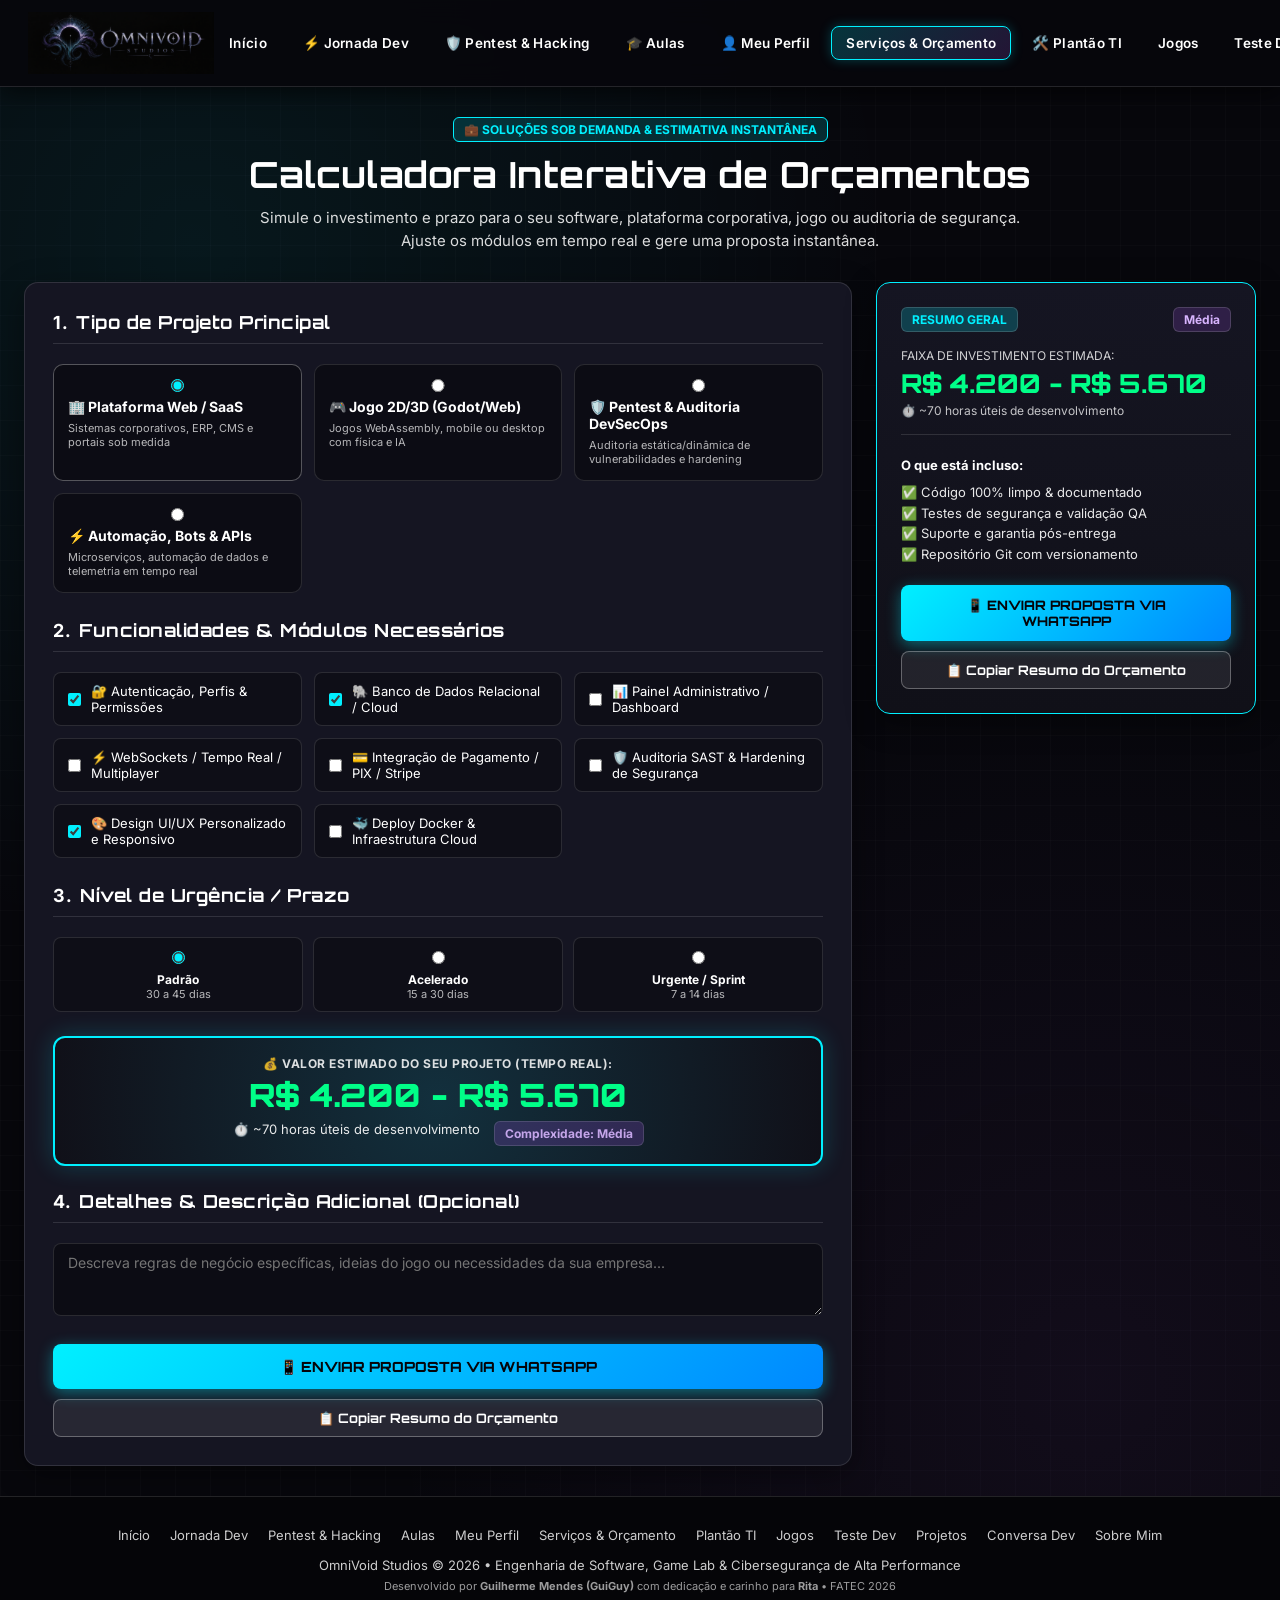
<file: orcamento.html>
<!DOCTYPE html>
<html lang="pt-BR">
<head>
	<title>Serviços & Calculadora de Orçamento | OmniVoid Studios</title>
	
	<meta charset="UTF-8">
	<meta name="viewport" content="width=device-width, initial-scale=1.0">
	<link rel="icon" type="image/png" href="index.icon.png">
	<link rel="preconnect" href="https://fonts.googleapis.com">
	<link rel="preconnect" href="https://fonts.gstatic.com" crossorigin>
	<link href="https://fonts.googleapis.com/css2?family=Orbitron:wght@400;600;700;800;900&family=Rajdhani:wght@500;600;700&family=Inter:wght@300;400;500;600;700;800&family=Fira+Code:wght@400;500;600&display=swap" rel="stylesheet">
	<script src="coi-serviceworker.js"></script>
	<style>
		:root {
			--bg-base: #07070c;
			--bg-surface: #101018;
			--bg-card: #151522;
			--bg-card-hover: #1e1e30;
			--border-color: rgba(255, 255, 255, 0.12);
			--border-bright: rgba(255, 255, 255, 0.3);
			--accent-primary: #00f0ff;
			--accent-danger: #ff0055;
			--accent-purple: #9d4edd;
			--accent-emerald: #00ff88;
			--accent-gold: #ffd60a;
			--text-white: #ffffff;
			--font-title: 'Orbitron', sans-serif;
			--font-sub: 'Rajdhani', sans-serif;
			--font-body: 'Inter', sans-serif;
			--font-code: 'Fira Code', monospace;
		}

		* {
			margin: 0;
			padding: 0;
			box-sizing: border-box;
			font-family: var(--font-body);
			color: #ffffff !important;
		}

		body {
			background-color: var(--bg-base);
			background-image: 
				radial-gradient(circle at 15% 15%, rgba(0, 240, 255, 0.07) 0%, transparent 40%),
				radial-gradient(circle at 85% 85%, rgba(157, 78, 221, 0.07) 0%, transparent 40%),
				linear-gradient(rgba(255, 255, 255, 0.015) 1px, transparent 1px),
				linear-gradient(90deg, rgba(255, 255, 255, 0.015) 1px, transparent 1px);
			background-size: 100% 100%, 100% 100%, 35px 35px, 35px 35px;
			min-height: 100vh;
			display: flex;
			flex-direction: column;
			overflow-x: hidden;
		}

		h1, h2, h3, h4, h5, h6 {
			font-family: var(--font-title);
			font-weight: 700;
			color: #ffffff !important;
			letter-spacing: 0.5px;
		}

		p, span, div, a, button, input, textarea, select, li, td, th, b, strong, label {
			color: #ffffff !important;
		}

		a {
			text-decoration: none;
			transition: all 0.25s ease;
		}

		#navbar {
			position: sticky;
			top: 0;
			z-index: 1000;
			background: rgba(7, 7, 12, 0.94);
			backdrop-filter: blur(14px);
			-webkit-backdrop-filter: blur(14px);
			border-bottom: 1px solid var(--border-color);
			padding: 12px 28px;
			display: flex;
			align-items: center;
			justify-content: space-between;
			box-shadow: 0 4px 25px rgba(0, 0, 0, 0.7);
		}

		.nav-brand {
			display: flex;
			align-items: center;
			gap: 12px;
		}

		.nav-logo {
			height: 62px;
			width: auto;
			object-fit: contain;
			filter: none !important;
			transition: transform 0.2s ease;
		}

		.nav-logo:hover {
			transform: scale(1.05);
		}

		.nav-links {
			display: flex;
			align-items: center;
			gap: 6px;
			list-style: none;
		}

		.nav-link {
			display: inline-flex;
			align-items: center;
			gap: 6px;
			padding: 8px 14px;
			border-radius: 8px;
			font-size: 13.5px;
			font-weight: 600;
			letter-spacing: 0.3px;
			color: #ffffff !important;
			background: transparent;
			border: 1px solid transparent;
			transition: all 0.2s ease;
			white-space: nowrap;
		}

		.nav-link:hover {
			background: rgba(255, 255, 255, 0.08);
			border-color: rgba(255, 255, 255, 0.2);
			transform: translateY(-1px);
		}

		.nav-link.active {
			background: linear-gradient(135deg, rgba(0, 240, 255, 0.2) 0%, rgba(157, 78, 221, 0.2) 100%);
			border-color: var(--accent-primary);
			box-shadow: 0 0 12px rgba(0, 240, 255, 0.25);
		}

		.nav-user-panel {
			display: flex;
			align-items: center;
			gap: 10px;
		}

		.nav-auth-btn {
			background: rgba(255, 255, 255, 0.05);
			border: 1px solid var(--border-color);
			padding: 7px 14px;
			border-radius: 8px;
			font-size: 13px;
			font-weight: 600;
			cursor: pointer;
			transition: all 0.2s ease;
		}

		.nav-auth-btn:hover {
			background: rgba(255, 255, 255, 0.12);
			border-color: #ffffff;
		}

		.user-pill-btn {
			display: flex;
			align-items: center;
			gap: 8px;
			background: var(--bg-card);
			border: 1px solid var(--border-bright);
			padding: 6px 12px;
			border-radius: 20px;
			cursor: pointer;
			transition: all 0.2s ease;
		}

		.user-pill-btn:hover {
			border-color: var(--accent-primary);
			box-shadow: 0 0 10px rgba(0, 240, 255, 0.3);
		}

		.user-level-badge {
			background: var(--accent-purple);
			padding: 2px 8px;
			border-radius: 12px;
			font-size: 11px;
			font-weight: 800;
		}

		.btn-primary {
			display: inline-flex;
			align-items: center;
			gap: 8px;
			background: linear-gradient(135deg, #00f0ff 0%, #0088ff 100%);
			color: #05050a !important;
			font-family: var(--font-title);
			font-weight: 800;
			font-size: 14px;
			padding: 12px 24px;
			border-radius: 8px;
			border: none;
			cursor: pointer;
			box-shadow: 0 4px 15px rgba(0, 240, 255, 0.4);
			transition: all 0.25s ease;
			text-transform: uppercase;
		}

		.btn-primary * {
			color: #05050a !important;
		}

		.btn-primary:hover {
			transform: translateY(-2px);
			box-shadow: 0 6px 22px rgba(0, 240, 255, 0.65);
			filter: brightness(1.1);
		}

		.btn-secondary {
			display: inline-flex;
			align-items: center;
			gap: 8px;
			background: rgba(255, 255, 255, 0.08);
			border: 1px solid var(--border-bright);
			font-family: var(--font-title);
			font-weight: 700;
			font-size: 13px;
			padding: 10px 20px;
			border-radius: 8px;
			cursor: pointer;
			transition: all 0.2s ease;
		}

		.btn-secondary:hover {
			background: rgba(255, 255, 255, 0.16);
			border-color: #ffffff;
			transform: translateY(-2px);
		}

		.container {
			max-width: 1380px;
			margin: 0 auto;
			padding: 30px 24px;
			width: 100%;
			flex: 1;
		}

		.card {
			background: var(--bg-card);
			border: 1px solid var(--border-color);
			border-radius: 14px;
			padding: 24px;
			box-shadow: 0 8px 30px rgba(0, 0, 0, 0.4);
			transition: all 0.25s ease;
		}

		.card:hover {
			border-color: var(--border-bright);
			transform: translateY(-2px);
		}

		.badge {
			display: inline-flex;
			align-items: center;
			gap: 4px;
			padding: 4px 10px;
			border-radius: 6px;
			font-size: 12px;
			font-weight: 700;
			background: rgba(255, 255, 255, 0.08);
			border: 1px solid rgba(255, 255, 255, 0.15);
		}

		.input-field {
			width: 100%;
			background: rgba(0, 0, 0, 0.4);
			border: 1px solid var(--border-color);
			border-radius: 8px;
			padding: 10px 14px;
			font-size: 14px;
			color: #ffffff !important;
			outline: none;
			margin-top: 6px;
			margin-bottom: 14px;
			transition: border-color 0.2s;
		}

		.input-field:focus {
			border-color: var(--accent-primary);
			box-shadow: 0 0 8px rgba(0, 240, 255, 0.3);
		}

		/* Full-Width Hero Banner */
		.logo-hero-container {
			width: 100vw;
			position: relative;
			left: 50%;
			right: 50%;
			margin-left: -50vw;
			margin-right: -50vw;
			background: #050509;
			border-bottom: 1px solid var(--border-color);
			padding: 20px 16px;
			display: flex;
			flex-direction: column;
			align-items: center;
			justify-content: center;
			box-shadow: none !important;
			overflow: hidden;
		}

		.logo-hero-img {
			width: 100%;
			max-width: 1500px;
			height: auto;
			max-height: 450px;
			object-fit: contain;
			filter: none !important;
			transition: transform 0.3s ease;
		}

		.logo-hero-img:hover {
			transform: scale(1.02);
		}

		/* Profile / Photo Container */
		.profile-avatar-frame {
			width: 160px;
			height: 160px;
			border-radius: 50%;
			border: 3px solid var(--accent-primary);
			box-shadow: 0 0 25px rgba(0, 240, 255, 0.4);
			overflow: hidden;
			background: #151522;
			display: flex;
			align-items: center;
			justify-content: center;
			position: relative;
			flex-shrink: 0;
		}

		.profile-avatar-img {
			width: 100%;
			height: 100%;
			object-fit: cover;
		}

		/* Modal styling */
		.modal-backdrop {
			position: fixed;
			top: 0;
			left: 0;
			width: 100vw;
			height: 100vh;
			background: rgba(0, 0, 0, 0.85);
			backdrop-filter: blur(10px);
			z-index: 2000;
			display: none;
			align-items: center;
			justify-content: center;
			padding: 20px;
		}

		.modal-box {
			background: var(--bg-surface);
			border: 1px solid var(--border-bright);
			border-radius: 16px;
			padding: 30px;
			max-width: 500px;
			width: 100%;
			position: relative;
			box-shadow: 0 10px 40px rgba(0, 0, 0, 0.8), 0 0 20px rgba(0, 240, 255, 0.2);
		}

		.modal-close-btn {
			position: absolute;
			top: 18px;
			right: 18px;
			background: rgba(255, 255, 255, 0.1);
			border: none;
			width: 32px;
			height: 32px;
			border-radius: 50%;
			cursor: pointer;
			font-size: 16px;
			display: flex;
			align-items: center;
			justify-content: center;
		}

		.avatar-picker-row {
			display: flex;
			gap: 8px;
			margin: 10px 0 16px 0;
			flex-wrap: wrap;
		}

		.avatar-choice {
			font-size: 26px;
			padding: 6px;
			border-radius: 10px;
			border: 2px solid transparent;
			cursor: pointer;
			transition: all 0.2s;
			background: rgba(255, 255, 255, 0.05);
		}

		.avatar-choice:hover, .avatar-choice.selected {
			border-color: var(--accent-primary);
			background: rgba(0, 240, 255, 0.2);
			transform: scale(1.1);
		}

		footer {
			background: #050508;
			border-top: 1px solid var(--border-color);
			padding: 30px 20px;
			text-align: center;
			margin-top: auto;
		}

		.footer-links {
			display: flex;
			justify-content: center;
			gap: 20px;
			margin-bottom: 14px;
			flex-wrap: wrap;
		}

		.footer-links a {
			font-size: 13px;
			color: #ffffff !important;
			opacity: 0.8;
		}

		.footer-links a:hover {
			opacity: 1;
			color: var(--accent-primary) !important;
		}

		@media (max-width: 1080px) {
			#navbar {
				flex-wrap: wrap;
				gap: 12px;
				padding: 12px 16px;
			}
			.nav-links {
				order: 3;
				width: 100%;
				overflow-x: auto;
				padding-bottom: 4px;
			}
		}
	</style>

	<style>
		.budget-layout-grid {
			display: grid;
			grid-template-columns: 1fr 380px;
			gap: 24px;
			align-items: start;
		}
		@media (max-width: 960px) {
			.budget-layout-grid {
				grid-template-columns: 1fr !important;
				display: flex !important;
				flex-direction: column !important;
			}
			.budget-summary-card {
				position: static !important;
				top: auto !important;
				width: 100% !important;
				order: 2 !important;
				margin-top: 10px !important;
			}
			.budget-form-card {
				order: 1 !important;
				width: 100% !important;
			}
		}
	</style>
</head>
<body>
	
		<nav id="navbar">
			<a href="index.html" class="nav-brand">
				<img src="logo_omnivoid.png" alt="OmniVoid Studios" class="nav-logo">
			</a>

			<ul class="nav-links">
				<li><a href="index.html" class="nav-link ">Início</a></li>
				<li><a href="jornada.html" class="nav-link ">⚡ Jornada Dev</a></li>
				<li><a href="pentest.html" class="nav-link ">🛡️ Pentest &amp; Hacking</a></li>
				<li><a href="aula.html" class="nav-link ">🎓 Aulas</a></li>
				<li><a href="perfil.html" class="nav-link ">👤 Meu Perfil</a></li>
				<li><a href="orcamento.html" class="nav-link active">Serviços & Orçamento</a></li>
				<li><a href="plantaoti.html" class="nav-link ">🛠️ Plantão TI</a></li>
				<li><a href="jogos.html" class="nav-link ">Jogos</a></li>
				<li><a href="quiz.html" class="nav-link ">Teste Dev</a></li>
				<li><a href="projetos.html" class="nav-link ">Projetos</a></li>
				<li><a href="devchat.html" class="nav-link ">Conversa Dev</a></li>
				<li><a href="sobre.html" class="nav-link ">Sobre Mim</a></li>
			</ul>

			<div class="nav-user-panel">
				<div id="auth-logged-out" style="display: flex; align-items: center; gap: 8px;">
					<button class="nav-auth-btn" onclick="openAuthModal('login')">
						<span>👤 Entrar</span>
					</button>
					<button class="btn-primary" style="padding: 7px 15px; font-size: 13px;" onclick="openAuthModal('register')">
						Cadastrar
					</button>
				</div>

				<div id="auth-logged-in" style="display: none; align-items: center; gap: 8px;">
					<button class="user-pill-btn" onclick="openProfileModal()">
						<span id="nav-user-avatar">👤</span>
						<span id="nav-user-name">Usuário</span>
						<span class="user-level-badge" id="nav-user-level">Nvl 1</span>
					</button>
				</div>
			</div>
		</nav>
	

	<main class="container">
		<div style="text-align: center; margin-bottom: 30px;">
			<span class="badge" style="background: rgba(0, 240, 255, 0.15); border-color: var(--accent-primary); color: var(--accent-primary) !important; margin-bottom: 10px;">
				💼 SOLUÇÕES SOB DEMANDA & ESTIMATIVA INSTANTÂNEA
			</span>
			<h1 style="font-size: clamp(24px, 3.5vw, 36px); margin-bottom: 10px;">
				Calculadora Interativa de Orçamentos
			</h1>
			<p style="max-width: 760px; margin: 0 auto; font-size: 15px; opacity: 0.85; line-height: 1.5;">
				Simule o investimento e prazo para o seu software, plataforma corporativa, jogo ou auditoria de segurança. Ajuste os módulos em tempo real e gere uma proposta instantânea.
			</p>
		</div>

		<div class="budget-layout-grid">
			<!-- Formulário da Calculadora -->
			<div class="card budget-form-card" style="padding: 28px;">
				<h2 style="font-size: 18px; margin-bottom: 20px; border-bottom: 1px solid var(--border-color); padding-bottom: 10px; display: flex; align-items: center; gap: 8px;">
					<span>1.</span> Tipo de Projeto Principal
				</h2>

				<div style="display: grid; grid-template-columns: repeat(auto-fit, minmax(200px, 1fr)); gap: 12px; margin-bottom: 26px;">
					<label class="project-type-card" style="background: rgba(0,0,0,0.4); border: 1.5px solid var(--border-bright); border-radius: 10px; padding: 14px; cursor: pointer; display: flex; flex-direction: column; gap: 6px; transition: all 0.2s;">
						<input type="radio" name="projectType" value="web_app" checked onchange="updateBudgetCalculation()" style="accent-color: var(--accent-primary);">
						<b style="font-size: 14px;">🏢 Plataforma Web / SaaS</b>
						<span style="font-size: 11px; opacity: 0.7;">Sistemas corporativos, ERP, CMS e portais sob medida</span>
					</label>

					<label class="project-type-card" style="background: rgba(0,0,0,0.4); border: 1.5px solid var(--border-color); border-radius: 10px; padding: 14px; cursor: pointer; display: flex; flex-direction: column; gap: 6px; transition: all 0.2s;">
						<input type="radio" name="projectType" value="game_dev" onchange="updateBudgetCalculation()" style="accent-color: var(--accent-primary);">
						<b style="font-size: 14px;">🎮 Jogo 2D/3D (Godot/Web)</b>
						<span style="font-size: 11px; opacity: 0.7;">Jogos WebAssembly, mobile ou desktop com física e IA</span>
					</label>

					<label class="project-type-card" style="background: rgba(0,0,0,0.4); border: 1.5px solid var(--border-color); border-radius: 10px; padding: 14px; cursor: pointer; display: flex; flex-direction: column; gap: 6px; transition: all 0.2s;">
						<input type="radio" name="projectType" value="security_audit" onchange="updateBudgetCalculation()" style="accent-color: var(--accent-primary);">
						<b style="font-size: 14px;">🛡️ Pentest & Auditoria DevSecOps</b>
						<span style="font-size: 11px; opacity: 0.7;">Auditoria estática/dinâmica de vulnerabilidades e hardening</span>
					</label>

					<label class="project-type-card" style="background: rgba(0,0,0,0.4); border: 1.5px solid var(--border-color); border-radius: 10px; padding: 14px; cursor: pointer; display: flex; flex-direction: column; gap: 6px; transition: all 0.2s;">
						<input type="radio" name="projectType" value="automation_api" onchange="updateBudgetCalculation()" style="accent-color: var(--accent-primary);">
						<b style="font-size: 14px;">⚡ Automação, Bots & APIs</b>
						<span style="font-size: 11px; opacity: 0.7;">Microserviços, automação de dados e telemetria em tempo real</span>
					</label>
				</div>

				<h2 style="font-size: 18px; margin-bottom: 20px; border-bottom: 1px solid var(--border-color); padding-bottom: 10px; display: flex; align-items: center; gap: 8px;">
					<span>2.</span> Funcionalidades & Módulos Necessários
				</h2>

				<div style="display: grid; grid-template-columns: repeat(auto-fit, minmax(240px, 1fr)); gap: 12px; margin-bottom: 26px;">
					<label style="display: flex; align-items: center; gap: 10px; background: rgba(0,0,0,0.3); padding: 10px 14px; border-radius: 8px; border: 1px solid var(--border-color); cursor: pointer;">
						<input type="checkbox" id="mod_auth" checked onchange="updateBudgetCalculation()" style="accent-color: var(--accent-primary);">
						<span style="font-size: 13px;">🔐 Autenticação, Perfis & Permissões</span>
					</label>

					<label style="display: flex; align-items: center; gap: 10px; background: rgba(0,0,0,0.3); padding: 10px 14px; border-radius: 8px; border: 1px solid var(--border-color); cursor: pointer;">
						<input type="checkbox" id="mod_db" checked onchange="updateBudgetCalculation()" style="accent-color: var(--accent-primary);">
						<span style="font-size: 13px;">🐘 Banco de Dados Relacional / Cloud</span>
					</label>

					<label style="display: flex; align-items: center; gap: 10px; background: rgba(0,0,0,0.3); padding: 10px 14px; border-radius: 8px; border: 1px solid var(--border-color); cursor: pointer;">
						<input type="checkbox" id="mod_admin" onchange="updateBudgetCalculation()" style="accent-color: var(--accent-primary);">
						<span style="font-size: 13px;">📊 Painel Administrativo / Dashboard</span>
					</label>

					<label style="display: flex; align-items: center; gap: 10px; background: rgba(0,0,0,0.3); padding: 10px 14px; border-radius: 8px; border: 1px solid var(--border-color); cursor: pointer;">
						<input type="checkbox" id="mod_realtime" onchange="updateBudgetCalculation()" style="accent-color: var(--accent-primary);">
						<span style="font-size: 13px;">⚡ WebSockets / Tempo Real / Multiplayer</span>
					</label>

					<label style="display: flex; align-items: center; gap: 10px; background: rgba(0,0,0,0.3); padding: 10px 14px; border-radius: 8px; border: 1px solid var(--border-color); cursor: pointer;">
						<input type="checkbox" id="mod_payments" onchange="updateBudgetCalculation()" style="accent-color: var(--accent-primary);">
						<span style="font-size: 13px;">💳 Integração de Pagamento / PIX / Stripe</span>
					</label>

					<label style="display: flex; align-items: center; gap: 10px; background: rgba(0,0,0,0.3); padding: 10px 14px; border-radius: 8px; border: 1px solid var(--border-color); cursor: pointer;">
						<input type="checkbox" id="mod_security" onchange="updateBudgetCalculation()" style="accent-color: var(--accent-primary);">
						<span style="font-size: 13px;">🛡️ Auditoria SAST & Hardening de Segurança</span>
					</label>

					<label style="display: flex; align-items: center; gap: 10px; background: rgba(0,0,0,0.3); padding: 10px 14px; border-radius: 8px; border: 1px solid var(--border-color); cursor: pointer;">
						<input type="checkbox" id="mod_uiux" checked onchange="updateBudgetCalculation()" style="accent-color: var(--accent-primary);">
						<span style="font-size: 13px;">🎨 Design UI/UX Personalizado e Responsivo</span>
					</label>

					<label style="display: flex; align-items: center; gap: 10px; background: rgba(0,0,0,0.3); padding: 10px 14px; border-radius: 8px; border: 1px solid var(--border-color); cursor: pointer;">
						<input type="checkbox" id="mod_docker" onchange="updateBudgetCalculation()" style="accent-color: var(--accent-primary);">
						<span style="font-size: 13px;">🐳 Deploy Docker & Infraestrutura Cloud</span>
					</label>
				</div>

				<h2 style="font-size: 18px; margin-bottom: 20px; border-bottom: 1px solid var(--border-color); padding-bottom: 10px; display: flex; align-items: center; gap: 8px;">
					<span>3.</span> Nível de Urgência / Prazo
				</h2>

				<div style="display: grid; grid-template-columns: repeat(3, 1fr); gap: 10px; margin-bottom: 24px;">
					<label style="background: rgba(0,0,0,0.3); padding: 10px; border-radius: 8px; border: 1px solid var(--border-color); text-align: center; cursor: pointer;">
						<input type="radio" name="deadline" value="normal" checked onchange="updateBudgetCalculation()" style="accent-color: var(--accent-primary);">
						<div style="font-size: 12px; font-weight: 700; margin-top: 4px;">Padrão</div>
						<div style="font-size: 11px; opacity: 0.7;">30 a 45 dias</div>
					</label>

					<label style="background: rgba(0,0,0,0.3); padding: 10px; border-radius: 8px; border: 1px solid var(--border-color); text-align: center; cursor: pointer;">
						<input type="radio" name="deadline" value="fast" onchange="updateBudgetCalculation()" style="accent-color: var(--accent-primary);">
						<div style="font-size: 12px; font-weight: 700; margin-top: 4px;">Acelerado</div>
						<div style="font-size: 11px; opacity: 0.7;">15 a 30 dias</div>
					</label>

					<label style="background: rgba(0,0,0,0.3); padding: 10px; border-radius: 8px; border: 1px solid var(--border-color); text-align: center; cursor: pointer;">
						<input type="radio" name="deadline" value="urgent" onchange="updateBudgetCalculation()" style="accent-color: var(--accent-primary);">
						<div style="font-size: 12px; font-weight: 700; margin-top: 4px;">Urgente / Sprint</div>
						<div style="font-size: 11px; opacity: 0.7;">7 a 14 dias</div>
					</label>
				</div>

				<!-- Caixa de Valor ao Vivo Direto Abaixo das Opções (Perfeita para Mobile!) -->
				<div class="inline-price-display card" style="background: radial-gradient(circle at center, rgba(0, 240, 255, 0.12) 0%, rgba(16, 16, 24, 0.95) 100%); border: 2px solid var(--accent-primary); border-radius: 12px; padding: 18px 20px; margin: 20px 0 24px 0; text-align: center; box-shadow: 0 0 25px rgba(0,240,255,0.2);">
					<div style="font-size: 12px; opacity: 0.85; text-transform: uppercase; font-weight: 700; letter-spacing: 0.5px; margin-bottom: 4px;">
						💰 VALOR ESTIMADO DO SEU PROJETO (TEMPO REAL):
					</div>
					<div id="inline-calc-price-range" style="font-size: clamp(24px, 4vw, 32px); font-family: var(--font-title); font-weight: 900; color: var(--accent-emerald) !important; margin-bottom: 6px;">
						R$ 2.400 - R$ 3.800
					</div>
					<div style="display: flex; justify-content: center; gap: 14px; font-size: 13px; opacity: 0.9; flex-wrap: wrap;">
						<span id="inline-calc-hours-display">⏱️ ~45 horas de desenvolvimento</span>
						<span id="inline-calc-complexity-badge" class="badge" style="background: rgba(157, 78, 221, 0.25); color: #d8b4fe !important;">Complexidade: Média</span>
					</div>
				</div>

				<h2 style="font-size: 18px; margin-bottom: 14px; border-bottom: 1px solid var(--border-color); padding-bottom: 10px; display: flex; align-items: center; gap: 8px;">
					<span>4.</span> Detalhes & Descrição Adicional (Opcional)
				</h2>
				<textarea id="projectNotes" class="input-field" rows="3" placeholder="Descreva regras de negócio específicas, ideias do jogo ou necessidades da sua empresa..." style="resize: vertical;"></textarea>

				<!-- Botões de Ação para Celular / Direto no Formulário -->
				<div style="display: flex; flex-direction: column; gap: 10px; margin-top: 10px;">
					<button type="button" class="btn-primary" onclick="sendQuoteWhatsApp()" style="width: 100%; justify-content: center; font-size: 14px; padding: 14px;">
						📱 Enviar Proposta via WhatsApp
					</button>
					<button type="button" class="btn-secondary" onclick="copyQuoteSummary()" style="width: 100%; justify-content: center; font-size: 13px;">
						📋 Copiar Resumo do Orçamento
					</button>
				</div>
			</div>

			<!-- Card Lateral do Resumo do Orçamento -->
			<div class="card budget-summary-card" style="padding: 24px; position: sticky; top: 90px; border-color: var(--accent-primary); background: linear-gradient(180deg, #151522 0%, #101018 100%);">
				<div style="display: flex; justify-content: space-between; align-items: center; margin-bottom: 16px;">
					<span class="badge" style="background: rgba(0, 240, 255, 0.2); color: var(--accent-primary) !important;">RESUMO GERAL</span>
					<span id="calc-complexity-badge" class="badge" style="background: rgba(157, 78, 221, 0.2); color: #d8b4fe !important;">Média</span>
				</div>

				<div style="margin-bottom: 20px; border-bottom: 1px solid var(--border-color); padding-bottom: 16px;">
					<div style="font-size: 12px; opacity: 0.8; text-transform: uppercase;">Faixa de Investimento Estimada:</div>
					<div id="calc-price-range" style="font-size: 26px; font-family: var(--font-title); font-weight: 800; color: var(--accent-emerald) !important; margin: 4px 0;">
						R$ 2.400 - R$ 3.800
					</div>
					<div id="calc-hours-display" style="font-size: 12px; opacity: 0.75;">
						⏱️ Carga de desenvolvimento: ~45 horas úteis
					</div>
				</div>

				<div style="font-size: 13px; line-height: 1.6; margin-bottom: 20px;">
					<div style="font-weight: 700; margin-bottom: 6px;">O que está incluso:</div>
					<div style="display: flex; align-items: center; gap: 6px; opacity: 0.9;">✅ Código 100% limpo & documentado</div>
					<div style="display: flex; align-items: center; gap: 6px; opacity: 0.9;">✅ Testes de segurança e validação QA</div>
					<div style="display: flex; align-items: center; gap: 6px; opacity: 0.9;">✅ Suporte e garantia pós-entrega</div>
					<div style="display: flex; align-items: center; gap: 6px; opacity: 0.9;">✅ Repositório Git com versionamento</div>
				</div>

				<div style="display: flex; flex-direction: column; gap: 10px;">
					<button type="button" class="btn-primary" onclick="sendQuoteWhatsApp()" style="width: 100%; justify-content: center; font-size: 13px;">
						📱 Enviar Proposta via WhatsApp
					</button>
					<button type="button" class="btn-secondary" onclick="copyQuoteSummary()" style="width: 100%; justify-content: center; font-size: 13px;">
						📋 Copiar Resumo do Orçamento
					</button>
				</div>
			</div>
		</div>
	</main>

	
		<div id="modal-auth" class="modal-backdrop" onclick="closeModalOnBackdrop(event, 'modal-auth')">
			<div class="modal-box">
				<button class="modal-close-btn" onclick="closeModal('modal-auth')">✕</button>
				
				<div id="auth-tab-row" style="display: flex; gap: 12px; margin-bottom: 20px; border-bottom: 1px solid rgba(255,255,255,0.12); padding-bottom: 10px;">
					<button id="tab-btn-login" class="nav-link active" onclick="switchAuthTab('login')">Entrar na Conta</button>
					<button id="tab-btn-register" class="nav-link" onclick="switchAuthTab('register')">Novo Cadastro</button>
				</div>

				<form id="form-login" onsubmit="handleLoginSubmit(event)">
					<h3 style="font-size: 18px; margin-bottom: 12px;">Entrar no Portal OmniVoid</h3>
					<p style="font-size: 13px; margin-bottom: 16px; opacity: 0.85;">Acesse sua conta para salvar recordes, simular orçamentos e interagir na comunidade.</p>

					<label style="font-size: 12px; font-weight: 600;">E-mail ou Nickname:</label>
					<input type="text" id="login-identifier" class="input-field" placeholder="ex: seu_nickname ou seu@email.com" required>

					<label style="font-size: 12px; font-weight: 600;">Senha:</label>
					<input type="password" id="login-password" class="input-field" placeholder="Sua senha de acesso" required>

					<button type="submit" class="btn-primary" style="width: 100%; justify-content: center; margin-top: 10px;">
						🚀 Entrar na Conta
					</button>
				</form>

				<form id="form-register" style="display: none;" onsubmit="handleRegisterSubmit(event)">
					<h3 style="font-size: 18px; margin-bottom: 12px;">Criar Conta de Usuário</h3>
					<p style="font-size: 13px; margin-bottom: 16px; opacity: 0.85;">Cadastre-se gratuitamente para salvar seu progresso, recordes e participar do chat.</p>

					<label style="font-size: 12px; font-weight: 600;">Nome Completo:</label>
					<input type="text" id="reg-name" class="input-field" placeholder="ex: Seu Nome" required>

					<label style="font-size: 12px; font-weight: 600;">Nickname / Apelido:</label>
					<input type="text" id="reg-nickname" class="input-field" placeholder="ex: Player1" required>

					<label style="font-size: 12px; font-weight: 600;">Área / Cargo ou Curso (Opcional):</label>
					<input type="text" id="reg-turma" class="input-field" placeholder="ex: Gamer / Dev / Estudante" value="Visitante">

					<label style="font-size: 12px; font-weight: 600;">E-mail:</label>
					<input type="email" id="reg-email" class="input-field" placeholder="ex: seu@email.com" required>

					<label style="font-size: 12px; font-weight: 600;">Escolha seu Avatar:</label>
					<div class="avatar-picker-row">
						<span class="avatar-choice selected" onclick="selectAvatar('🧑‍🚀', this)">🧑‍🚀</span>
						<span class="avatar-choice" onclick="selectAvatar('🥷', this)">🥷</span>
						<span class="avatar-choice" onclick="selectAvatar('🧙‍♂️', this)">🧙‍♂️</span>
						<span class="avatar-choice" onclick="selectAvatar('🤖', this)">🤖</span>
						<span class="avatar-choice" onclick="selectAvatar('🧟', this)">🧟</span>
						<span class="avatar-choice" onclick="selectAvatar('👾', this)">👾</span>
						<span class="avatar-choice" onclick="selectAvatar('🕵️', this)">🕵️</span>
						<span class="avatar-choice" onclick="selectAvatar('🐱', this)">🐱</span>
					</div>

					<label style="font-size: 12px; font-weight: 600;">Senha:</label>
					<input type="password" id="reg-password" class="input-field" placeholder="Mínimo 4 caracteres" required minlength="4">

					<button type="submit" class="btn-primary" style="width: 100%; justify-content: center; margin-top: 10px;">
						✨ Criar Minha Conta
					</button>
				</form>
			</div>
		</div>

		<div id="modal-profile" class="modal-backdrop" onclick="closeModalOnBackdrop(event, 'modal-profile')">
			<div class="modal-box" style="max-width: 600px;">
				<button class="modal-close-btn" onclick="closeModal('modal-profile')">✕</button>

				<div style="display: flex; align-items: center; justify-content: space-between; border-bottom: 1px solid rgba(255,255,255,0.12); padding-bottom: 16px; margin-bottom: 20px;">
					<div style="display: flex; align-items: center; gap: 14px;">
						<div style="font-size: 40px; width: 60px; height: 60px; background: rgba(255,255,255,0.08); border-radius: 50%; display: flex; align-items: center; justify-content: center; border: 2px solid var(--accent-primary);" id="modal-profile-avatar">👤</div>
						<div>
							<h2 id="modal-profile-name" style="font-size: 20px; font-weight: 800;">Usuário</h2>
							<p id="modal-profile-sub" style="font-size: 13px; opacity: 0.85;">Membro</p>
						</div>
					</div>
					<button class="btn-secondary" onclick="handleLogout()" style="padding: 6px 14px; font-size: 12px; color: #ff0055 !important;">
						🚪 Sair da Conta
					</button>
				</div>

				<div style="display: grid; grid-template-columns: repeat(auto-fit, minmax(110px, 1fr)); gap: 10px; margin-bottom: 16px;">
					<div style="background: #121217; border: 1px solid rgba(255,255,255,0.12); border-radius: 10px; padding: 12px; text-align: center;">
						<div id="prof-stat-level" style="font-size: 20px; font-weight: 800; color: var(--accent-gold) !important;">Nvl 1</div>
						<div style="font-size: 11px; opacity: 0.8; text-transform: uppercase;">Nível</div>
					</div>
					<div style="background: #121217; border: 1px solid rgba(255,255,255,0.12); border-radius: 10px; padding: 12px; text-align: center;">
						<div id="prof-stat-cash" style="font-size: 20px; font-weight: 800; color: var(--accent-emerald) !important;">$0</div>
						<div style="font-size: 11px; opacity: 0.8; text-transform: uppercase;">Créditos</div>
					</div>
					<div style="background: #121217; border: 1px solid rgba(255,255,255,0.12); border-radius: 10px; padding: 12px; text-align: center;">
						<div id="prof-stat-wave" style="font-size: 20px; font-weight: 800; color: var(--accent-danger) !important;">Onda 1</div>
						<div style="font-size: 11px; opacity: 0.8; text-transform: uppercase;">Zombies</div>
					</div>
					<div style="background: #121217; border: 1px solid rgba(255,255,255,0.12); border-radius: 10px; padding: 12px; text-align: center;">
						<div id="prof-stat-kills" style="font-size: 20px; font-weight: 800; color: var(--accent-primary) !important;">0</div>
						<div style="font-size: 11px; opacity: 0.8; text-transform: uppercase;">Pontuação</div>
					</div>
				</div>
			</div>
		</div>

	
	<footer>
		<div class="footer-links">
			<a href="index.html">Início</a>
			<a href="jornada.html">Jornada Dev</a>
			<a href="pentest.html">Pentest &amp; Hacking</a>
			<a href="aula.html">Aulas</a>
			<a href="perfil.html">Meu Perfil</a>
			<a href="orcamento.html">Serviços & Orçamento</a>
			<a href="plantaoti.html">Plantão TI</a>
			<a href="jogos.html">Jogos</a>
			<a href="quiz.html">Teste Dev</a>
			<a href="projetos.html">Projetos</a>
			<a href="devchat.html">Conversa Dev</a>
			<a href="sobre.html">Sobre Mim</a>
		</div>
		<p style="font-size: 13px; opacity: 0.8; margin-bottom: 6px;">
			OmniVoid Studios © 2026 • Engenharia de Software, Game Lab & Cibersegurança de Alta Performance
		</p>
		<p style="font-size: 11px; opacity: 0.6;">
			Desenvolvido por <b>Guilherme Mendes (GuiGuy)</b> com dedicação e carinho para <b>Rita</b> • FATEC 2026
		</p>
	</footer>

	
<script>
let selectedAvatarIcon = '🧑‍🚀';
function selectAvatar(emoji, el) {
	selectedAvatarIcon = emoji;
	document.querySelectorAll('.avatar-choice').forEach(e => e.classList.remove('selected'));
	el.classList.add('selected');
}
function getUsersDB() {
	try {
		return JSON.parse(localStorage.getItem("omnivoid_users_db") || "[]");
	} catch (e) {
		return [];
	}
}
function saveUsersDB(users) {
	localStorage.setItem("omnivoid_users_db", JSON.stringify(users));
}
function getCurrentUser() {
	try {
		const stored = localStorage.getItem("omnivoid_current_user");
		if (stored) {
			const parsed = JSON.parse(stored);
			if (parsed && parsed.nickname) return parsed;
		}
		return null;
	} catch (e) {
		return null;
	}
}
function setCurrentUser(user) {
	if (user) {
		localStorage.setItem("omnivoid_current_user", JSON.stringify(user));
		localStorage.setItem("omnivoid_user", JSON.stringify(user));
		if (user.jornadaState) {
			localStorage.setItem("omni_jornada_v2", JSON.stringify(user.jornadaState));
		}
		if (user.hackState) {
			localStorage.setItem("omni_jornadahack_v1", JSON.stringify(user.hackState));
		}
		if (user.plantaoTI) {
			localStorage.setItem("omnivoid_plantaoti_profile", JSON.stringify(user.plantaoTI));
		}
	} else {
		localStorage.removeItem("omnivoid_current_user");
		localStorage.removeItem("omnivoid_user");
	}
	updateUIAfterAuth();
}
function updateUIAfterAuth() {
	const user = getCurrentUser();
	const loggedOutDiv = document.getElementById("auth-logged-out");
	const loggedInDiv = document.getElementById("auth-logged-in");
	if (!loggedOutDiv || !loggedInDiv) return;
	if (user) {
		loggedOutDiv.style.display = "none";
		loggedInDiv.style.display = "flex";
		const navAvatar = document.getElementById("nav-user-avatar");
		const navName = document.getElementById("nav-user-name");
		const navLevel = document.getElementById("nav-user-level");
		if (navAvatar) navAvatar.innerText = user.avatar || "👤";
		if (navName) navName.innerText = user.nickname || user.name || "Usuário";
		if (navLevel) navLevel.innerText = "Nvl " + (user.level || 1);
	} else {
		loggedOutDiv.style.display = "flex";
		loggedInDiv.style.display = "none";
	}
}
function openAuthModal(tab) {
	const m = document.getElementById("modal-auth");
	if (m) {
		m.style.display = "flex";
		switchAuthTab(tab);
	}
}
function switchAuthTab(tab) {
	const fLog = document.getElementById("form-login");
	const fReg = document.getElementById("form-register");
	const bLog = document.getElementById("tab-btn-login");
	const bReg = document.getElementById("tab-btn-register");
	if (tab === "login") {
		if (fLog) fLog.style.display = "block";
		if (fReg) fReg.style.display = "none";
		if (bLog) bLog.classList.add("active");
		if (bReg) bReg.classList.remove("active");
	} else {
		if (fLog) fLog.style.display = "none";
		if (fReg) fReg.style.display = "block";
		if (bLog) bLog.classList.remove("active");
		if (bReg) bReg.classList.add("active");
	}
}
function openProfileModal() {
	const user = getCurrentUser();
	if (!user) {
		openAuthModal("login");
		return;
	}
	window.location.href = "perfil.html";
}
function closeModal(id) {
	const m = document.getElementById(id);
	if (m) m.style.display = "none";
}
function closeModalOnBackdrop(e, id) {
	if (e.target && e.target.id === id) {
		closeModal(id);
	}
}
function handleLoginSubmit(e) {
	e.preventDefault();
	const ident = document.getElementById("login-identifier").value.trim().toLowerCase();
	const pass = document.getElementById("login-password").value.trim();
	const db = getUsersDB();
	const found = db.find(u => (u.email.toLowerCase() === ident || u.nickname.toLowerCase() === ident) && u.password === pass);
	if (found) {
		setCurrentUser(found);
		closeModal("modal-auth");
		alert("Bem-vindo de volta, " + found.nickname + "!");
	} else {
		alert("Usuário ou senha incorretos. Caso ainda não possua conta, clique na aba 'Novo Cadastro'.");
	}
}
function handleRegisterSubmit(e) {
	e.preventDefault();
	const name = document.getElementById("reg-name").value.trim();
	const nick = document.getElementById("reg-nickname").value.trim();
	const turma = document.getElementById("reg-turma").value.trim() || "Visitante";
	const email = document.getElementById("reg-email").value.trim().toLowerCase();
	const pass = document.getElementById("reg-password").value.trim();

	const db = getUsersDB();
	if (db.some(u => u.email.toLowerCase() === email || u.nickname.toLowerCase() === nick.toLowerCase())) {
		alert("E-mail ou Nickname já cadastrados! Escolha outro identificador.");
		return;
	}

	const newUser = {
		name: name,
		nickname: nick,
		turma: turma,
		email: email,
		password: pass,
		avatar: selectedAvatarIcon || "👤",
		level: 1,
		xp: 0,
		cash: 0,
		maxWave: 1,
		kills: 0,
		score: 0
	};
	db.push(newUser);
	saveUsersDB(db);
	setCurrentUser(newUser);
	closeModal("modal-auth");
	alert("Conta criada com sucesso! Bem-vindo, " + nick + "!");
}
function handleLogout() {
	if (confirm("Deseja desconectar de sua conta?")) {
		setCurrentUser(null);
		closeModal("modal-profile");
	}
}

// Sincronização em tempo real de estatísticas (XP, recordes, créditos) para a conta logada
window.addEventListener("message", (e) => {
	if (e.data && e.data.type === "SCORE_UPDATE") {
		const u = getCurrentUser();
		if (u) {
			const addedScore = parseInt(e.data.score) || 0;
			u.score = Math.max(u.score || 0, addedScore);
			u.cash = (u.cash || 0) + Math.floor(addedScore / 10);
			u.xp = (u.xp || 0) + Math.floor(addedScore / 5);
			u.level = Math.max(u.level || 1, 1 + Math.floor((u.xp || 0) / 1000));
			if (e.data.game === "zombies") {
				u.maxWave = Math.max(u.maxWave || 1, parseInt(e.data.wave) || 1);
				u.kills = (u.kills || 0) + (parseInt(e.data.kills) || 0);
			}
			setCurrentUser(u);
			const db = getUsersDB();
			const idx = db.findIndex(item => item.email === u.email || item.nickname === u.nickname);
			if (idx !== -1) {
				db[idx] = { ...db[idx], ...u };
				saveUsersDB(db);
			}
		}
	}
});

document.addEventListener("DOMContentLoaded", () => {
	updateUIAfterAuth();
});
updateUIAfterAuth();
</script>


	<script>
		function updateBudgetCalculation() {
			const type = document.querySelector('input[name="projectType"]:checked').value;
			const deadline = document.querySelector('input[name="deadline"]:checked').value;

			let baseHours = 30;
			let baseRate = 60; // R$/hora

			if (type === 'web_app') baseHours = 40;
			else if (type === 'game_dev') baseHours = 55;
			else if (type === 'security_audit') baseHours = 35;
			else if (type === 'automation_api') baseHours = 25;

			const modules = [
				{ id: 'mod_auth', hours: 8 },
				{ id: 'mod_db', hours: 10 },
				{ id: 'mod_admin', hours: 14 },
				{ id: 'mod_realtime', hours: 16 },
				{ id: 'mod_payments', hours: 12 },
				{ id: 'mod_security', hours: 10 },
				{ id: 'mod_uiux', hours: 12 },
				{ id: 'mod_docker', hours: 8 }
			];

			let totalHours = baseHours;
			modules.forEach(m => {
				const el = document.getElementById(m.id);
				if (el && el.checked) {
					totalHours += m.hours;
				}
			});

			let multiplier = 1.0;
			if (deadline === 'fast') multiplier = 1.25;
			if (deadline === 'urgent') multiplier = 1.55;

			const minPrice = Math.round(totalHours * baseRate * multiplier);
			const maxPrice = Math.round(minPrice * 1.35);

			let complexity = "Média";
			if (totalHours < 45) complexity = "Básica";
			else if (totalHours > 80) complexity = "Avançada / Enterprise";

			const priceStr = "R$ " + minPrice.toLocaleString('pt-BR') + " - R$ " + maxPrice.toLocaleString('pt-BR');
			const hoursStr = "⏱️ ~" + totalHours + " horas úteis de desenvolvimento";

			// Update Desktop Sidebar
			const pEl = document.getElementById('calc-price-range');
			const hEl = document.getElementById('calc-hours-display');
			const cEl = document.getElementById('calc-complexity-badge');
			if (pEl) pEl.innerText = priceStr;
			if (hEl) hEl.innerText = hoursStr;
			if (cEl) cEl.innerText = complexity;

			// Update Inline Mobile/Form Banner
			const ipEl = document.getElementById('inline-calc-price-range');
			const ihEl = document.getElementById('inline-calc-hours-display');
			const icEl = document.getElementById('inline-calc-complexity-badge');
			if (ipEl) ipEl.innerText = priceStr;
			if (ihEl) ihEl.innerText = hoursStr;
			if (icEl) icEl.innerText = "Complexidade: " + complexity;
		}

		function getQuoteText() {
			const typeEl = document.querySelector('input[name="projectType"]:checked');
			const deadlineEl = document.querySelector('input[name="deadline"]:checked');
			const notes = document.getElementById('projectNotes').value.trim();
			const priceText = document.getElementById('calc-price-range').innerText;
			const hoursText = document.getElementById('calc-hours-display').innerText;

			const typeNames = {
				'web_app': 'Plataforma Web / SaaS Corporativo',
				'game_dev': 'Jogo 2D/3D Web & Desktop',
				'security_audit': 'Auditoria de Segurança & Pentest',
				'automation_api': 'Automação, Bots & APIs'
			};

			const activeMods = [];
			['mod_auth', 'mod_db', 'mod_admin', 'mod_realtime', 'mod_payments', 'mod_security', 'mod_uiux', 'mod_docker'].forEach(id => {
				const el = document.getElementById(id);
				if (el && el.checked) {
					activeMods.push(el.parentElement.innerText.trim());
				}
			});

			const lines = [
				'*SOLICITAÇÃO DE ORÇAMENTO - OMNIVOID STUDIOS*',
				'',
				'📌 *Tipo de Projeto:* ' + (typeNames[typeEl.value] || 'Personalizado'),
				'⏱️ *Prazo Desejado:* ' + deadlineEl.value.toUpperCase(),
				'💰 *Estimativa Simulada:* ' + priceText + ' (' + hoursText + ')',
				'',
				'🛠️ *Módulos Selecionados:*',
				activeMods.map(m => '- ' + m).join('\n'),
				'',
				'📝 *Observações:* ' + (notes || 'Nenhuma observação extra.')
			];
			return lines.join('\n');
		}

		function sendQuoteWhatsApp() {
			const text = encodeURIComponent(getQuoteText());
			window.open('https://wa.me/5511999999999?text=' + text, '_blank');
		}

		function copyQuoteSummary() {
			navigator.clipboard.writeText(getQuoteText()).then(() => {
				alert("Resumo do orçamento copiado para a área de transferência!");
			});
		}

		document.addEventListener('DOMContentLoaded', updateBudgetCalculation);
	</script>
</body>
</html>
</file>
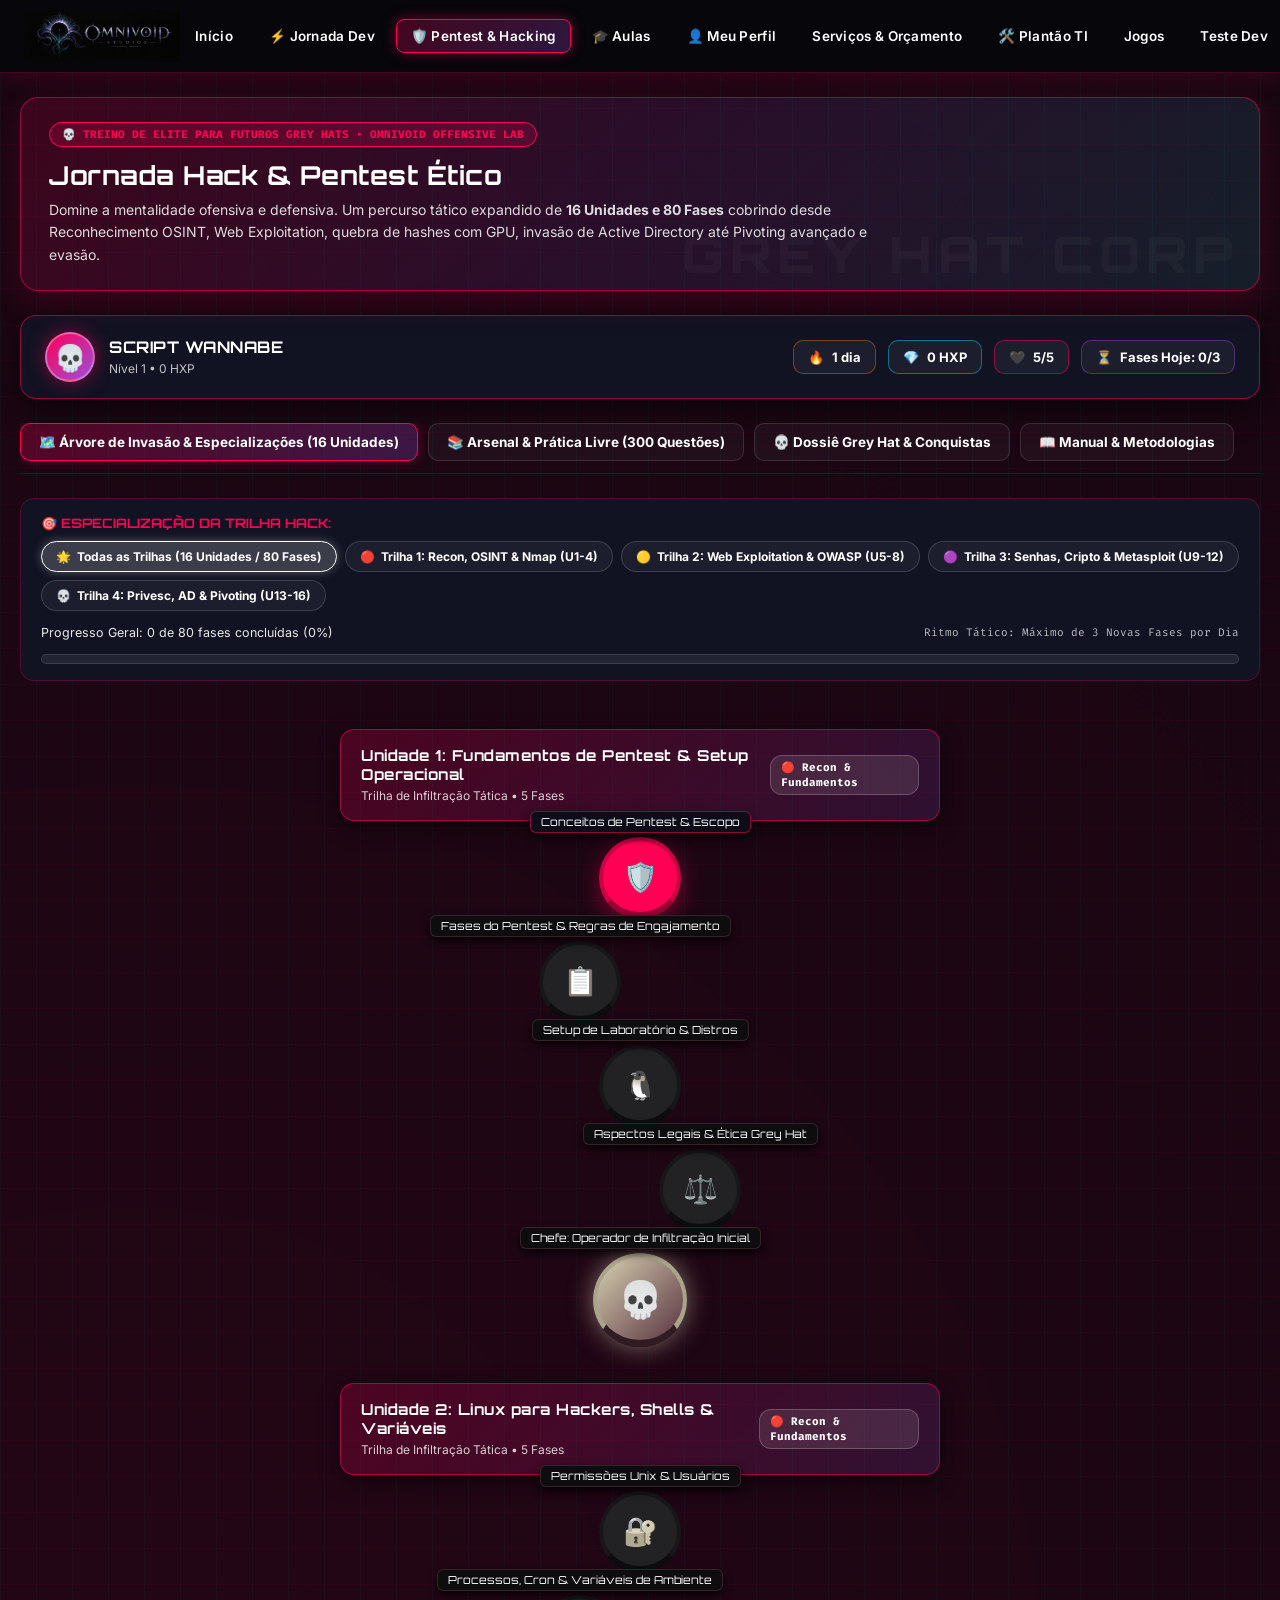
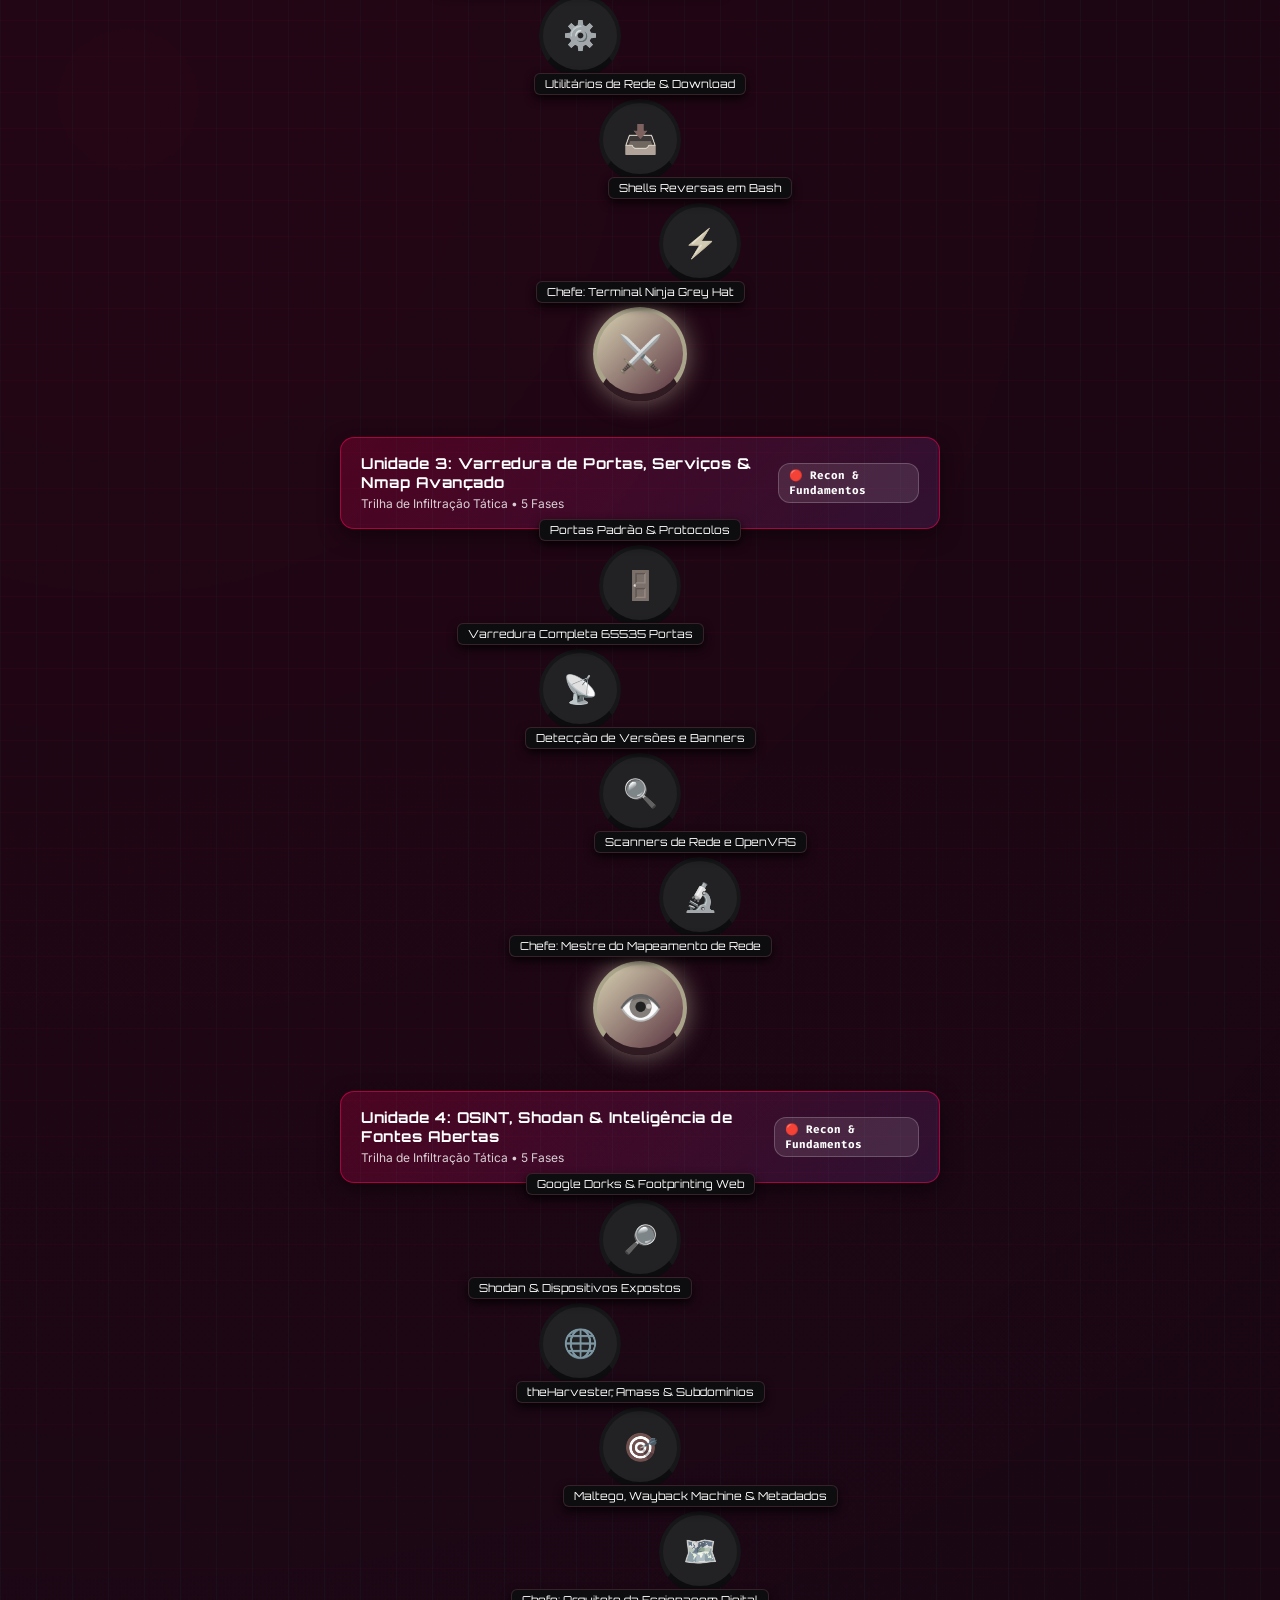
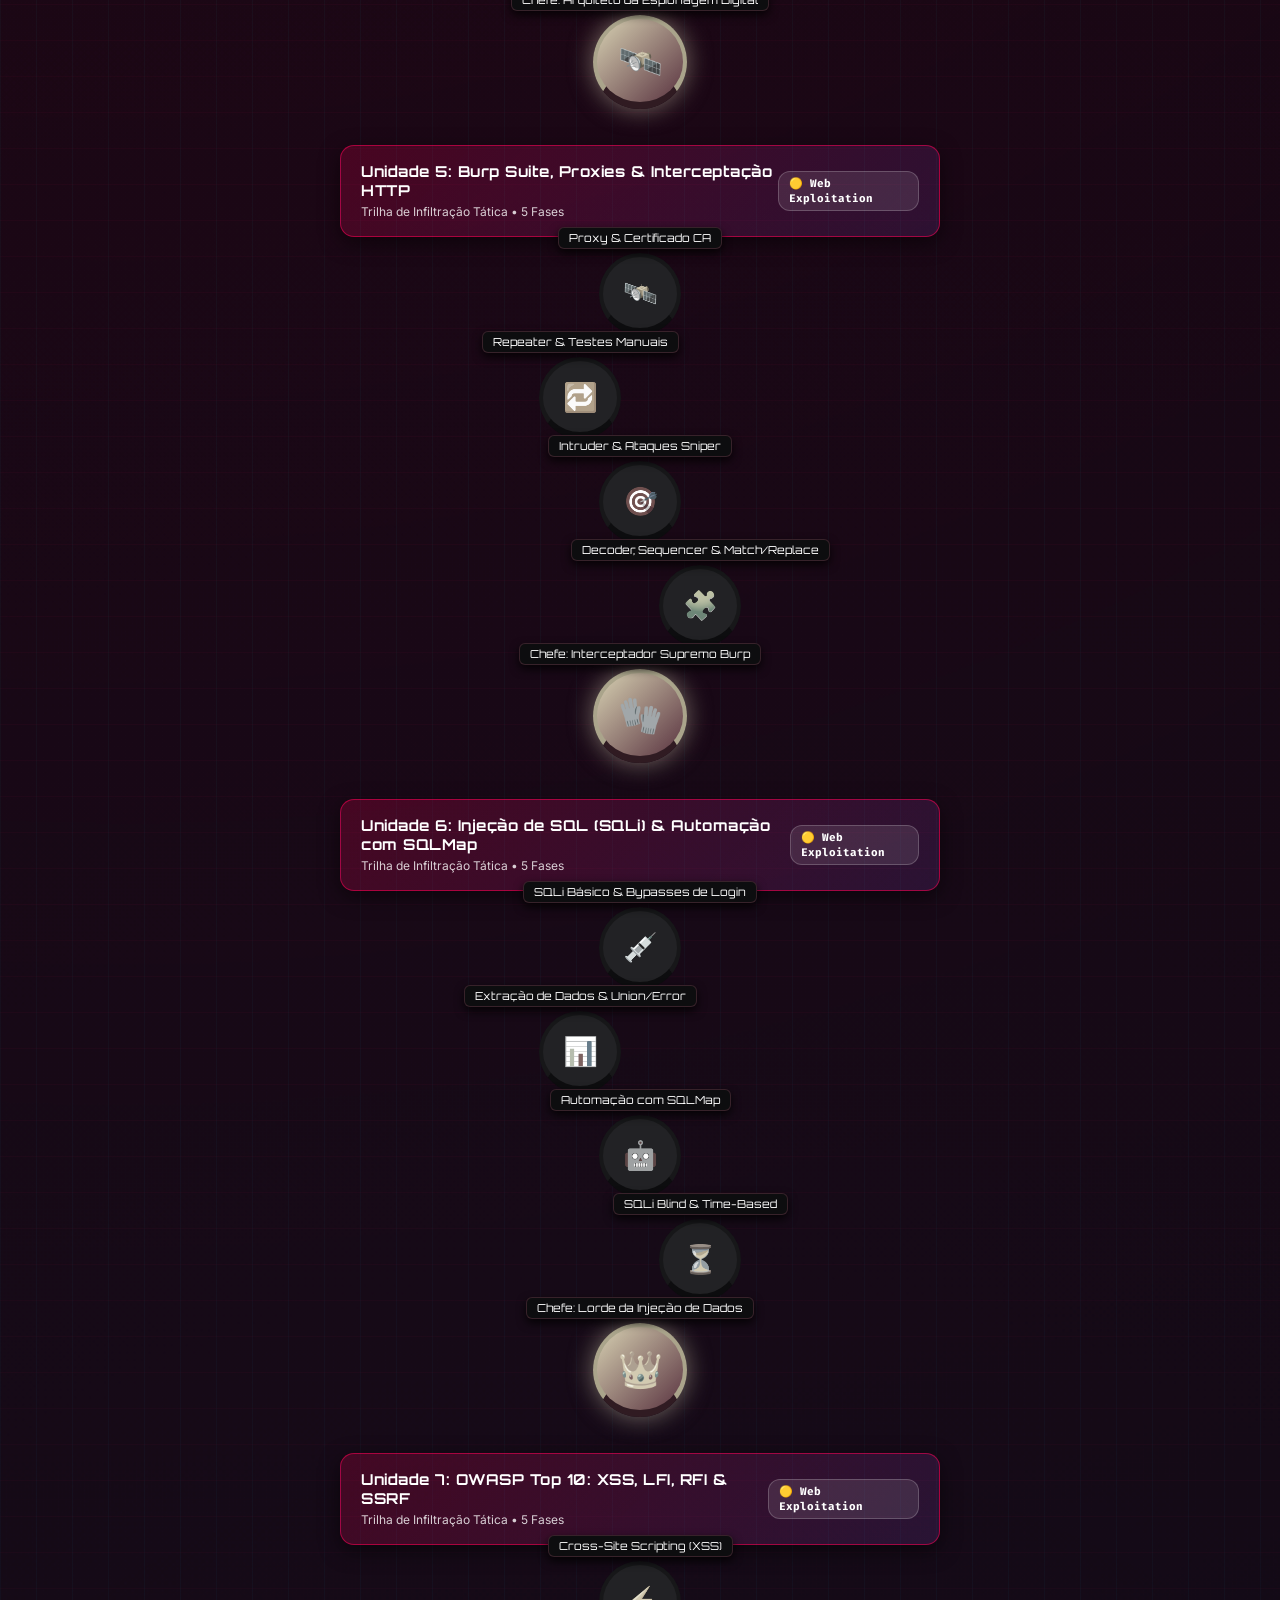
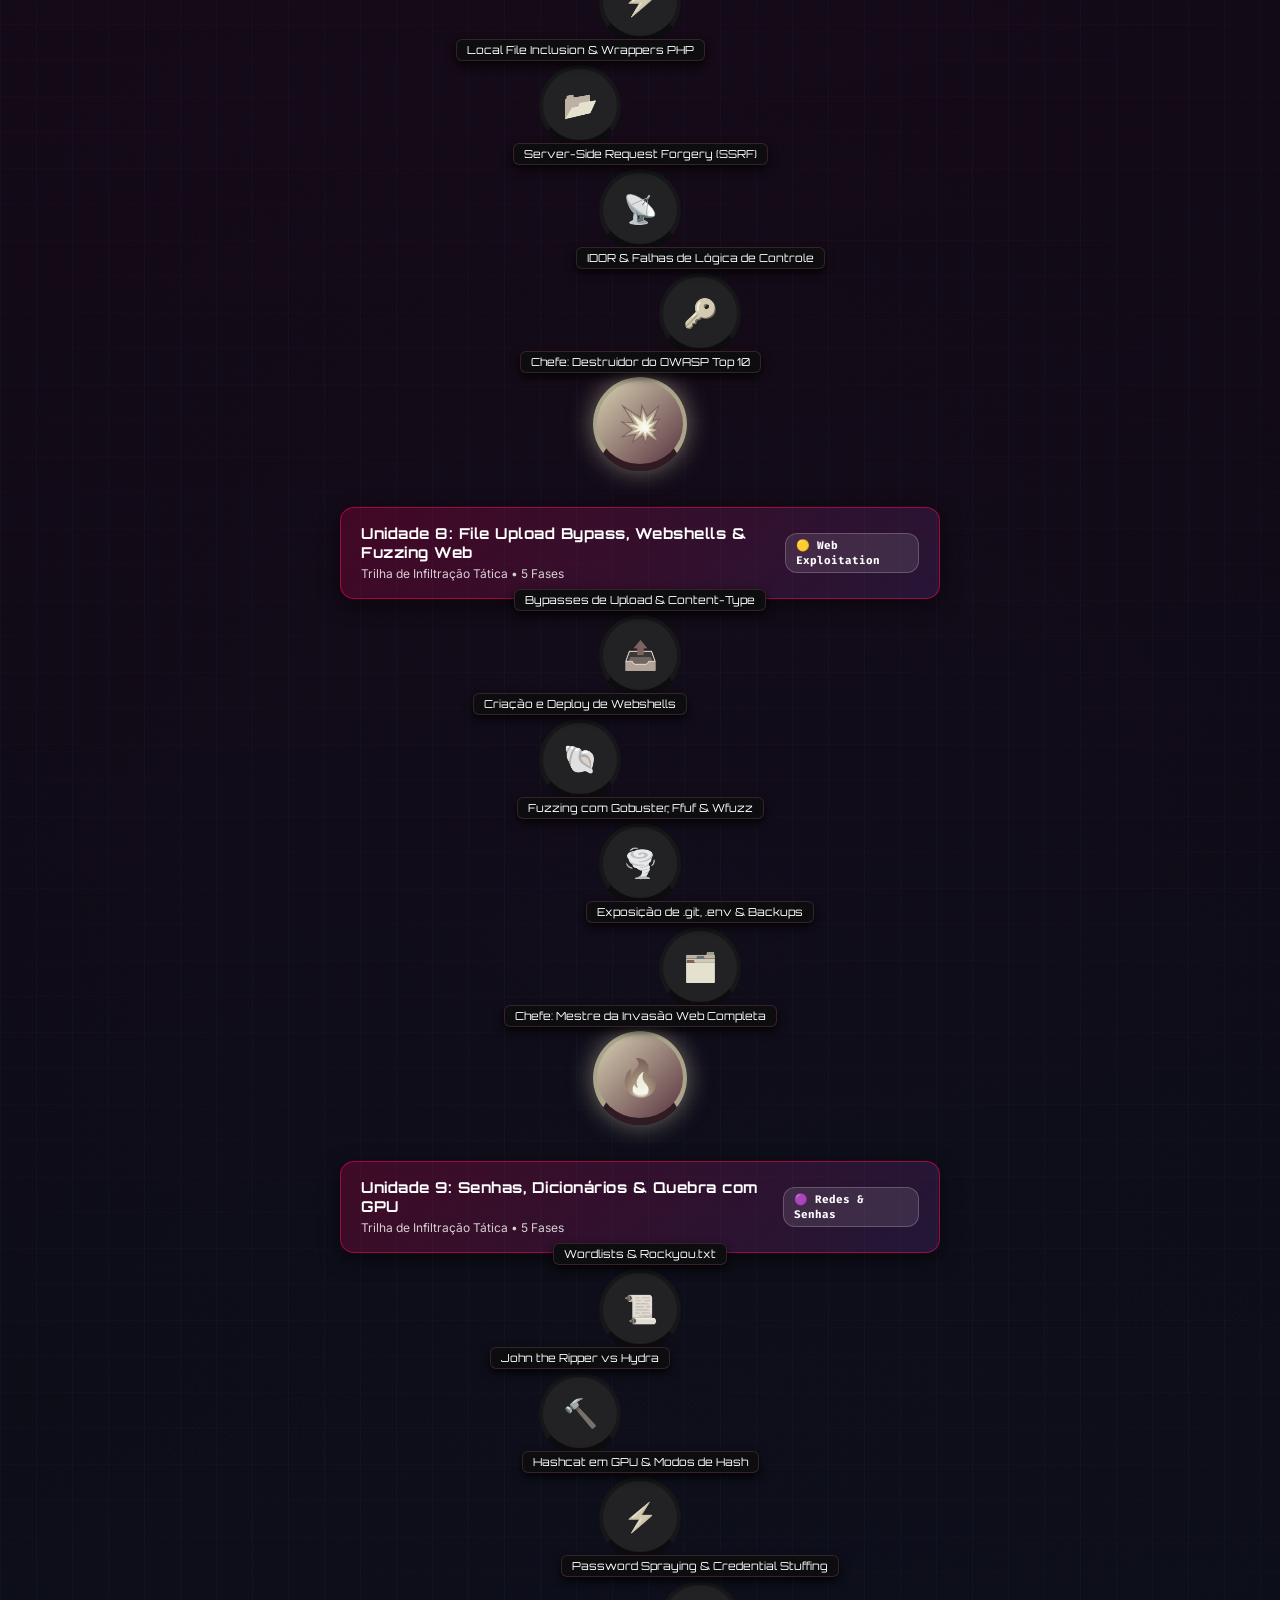
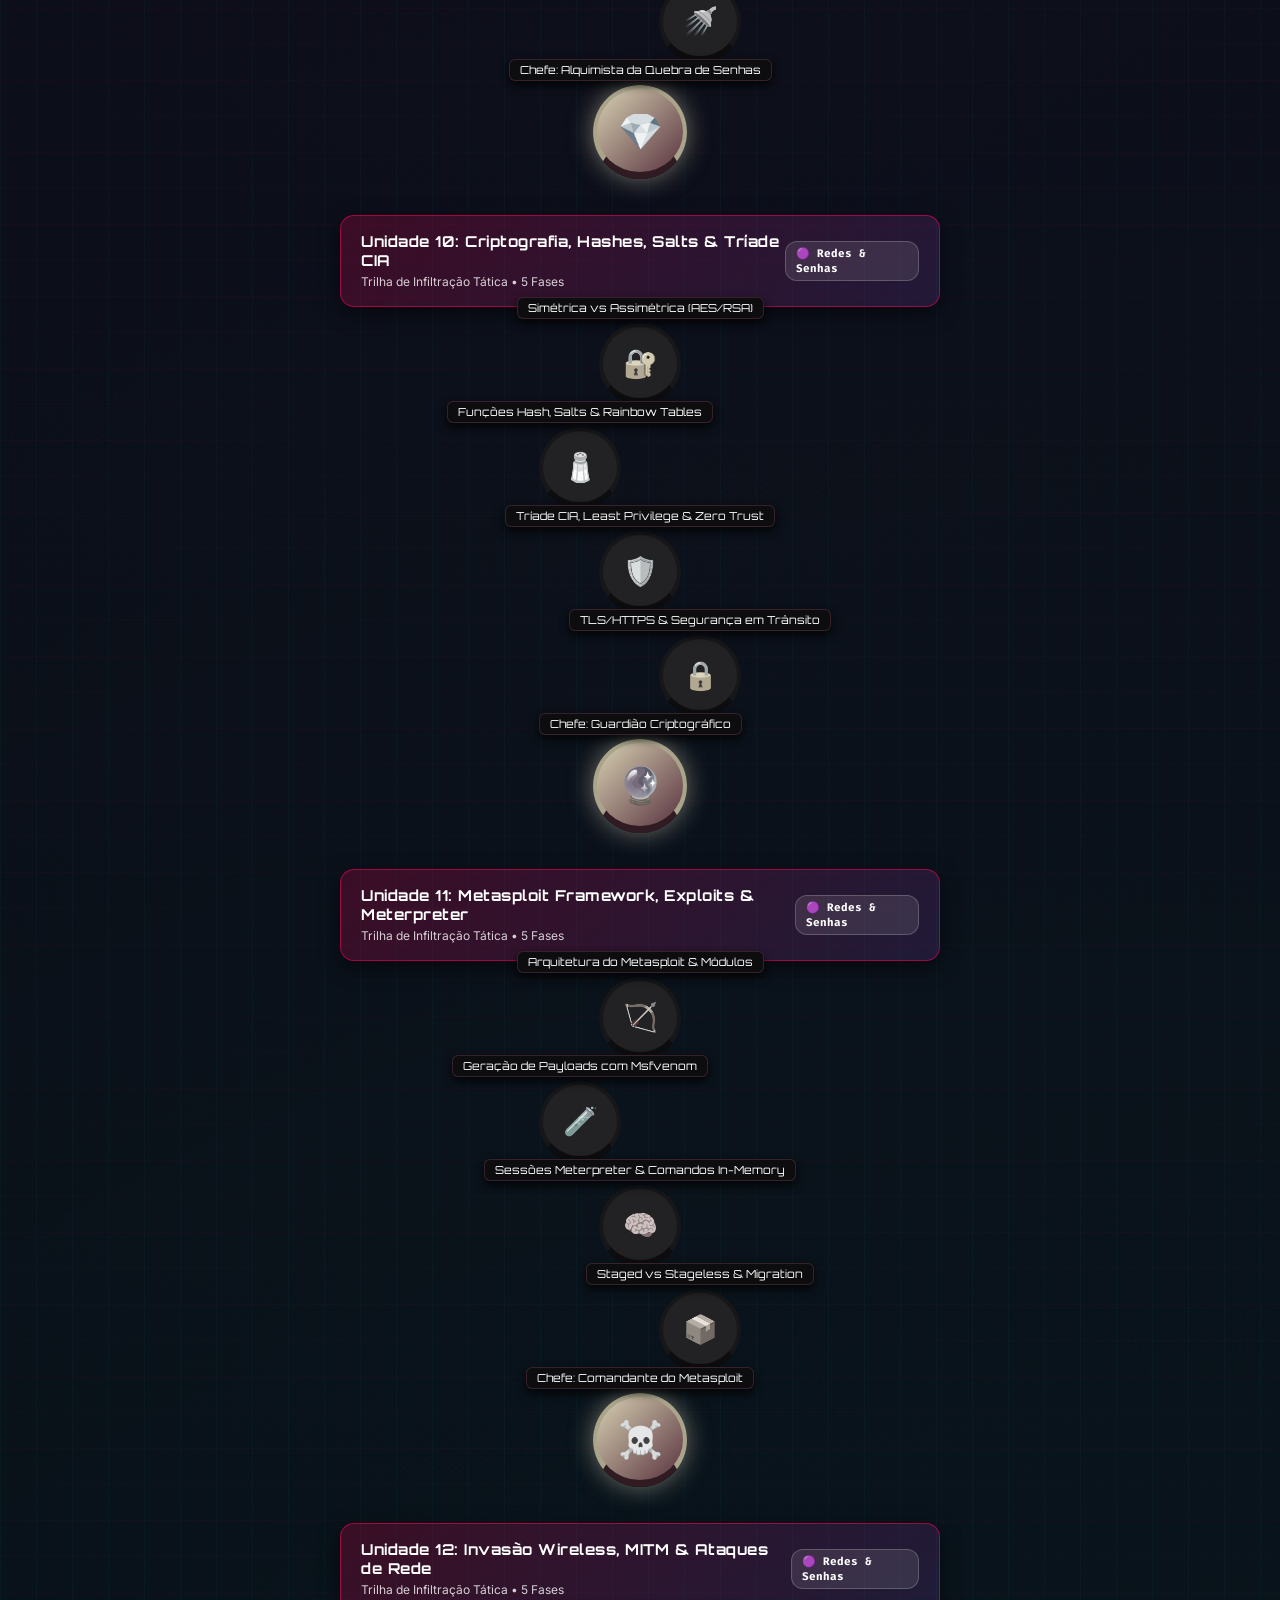
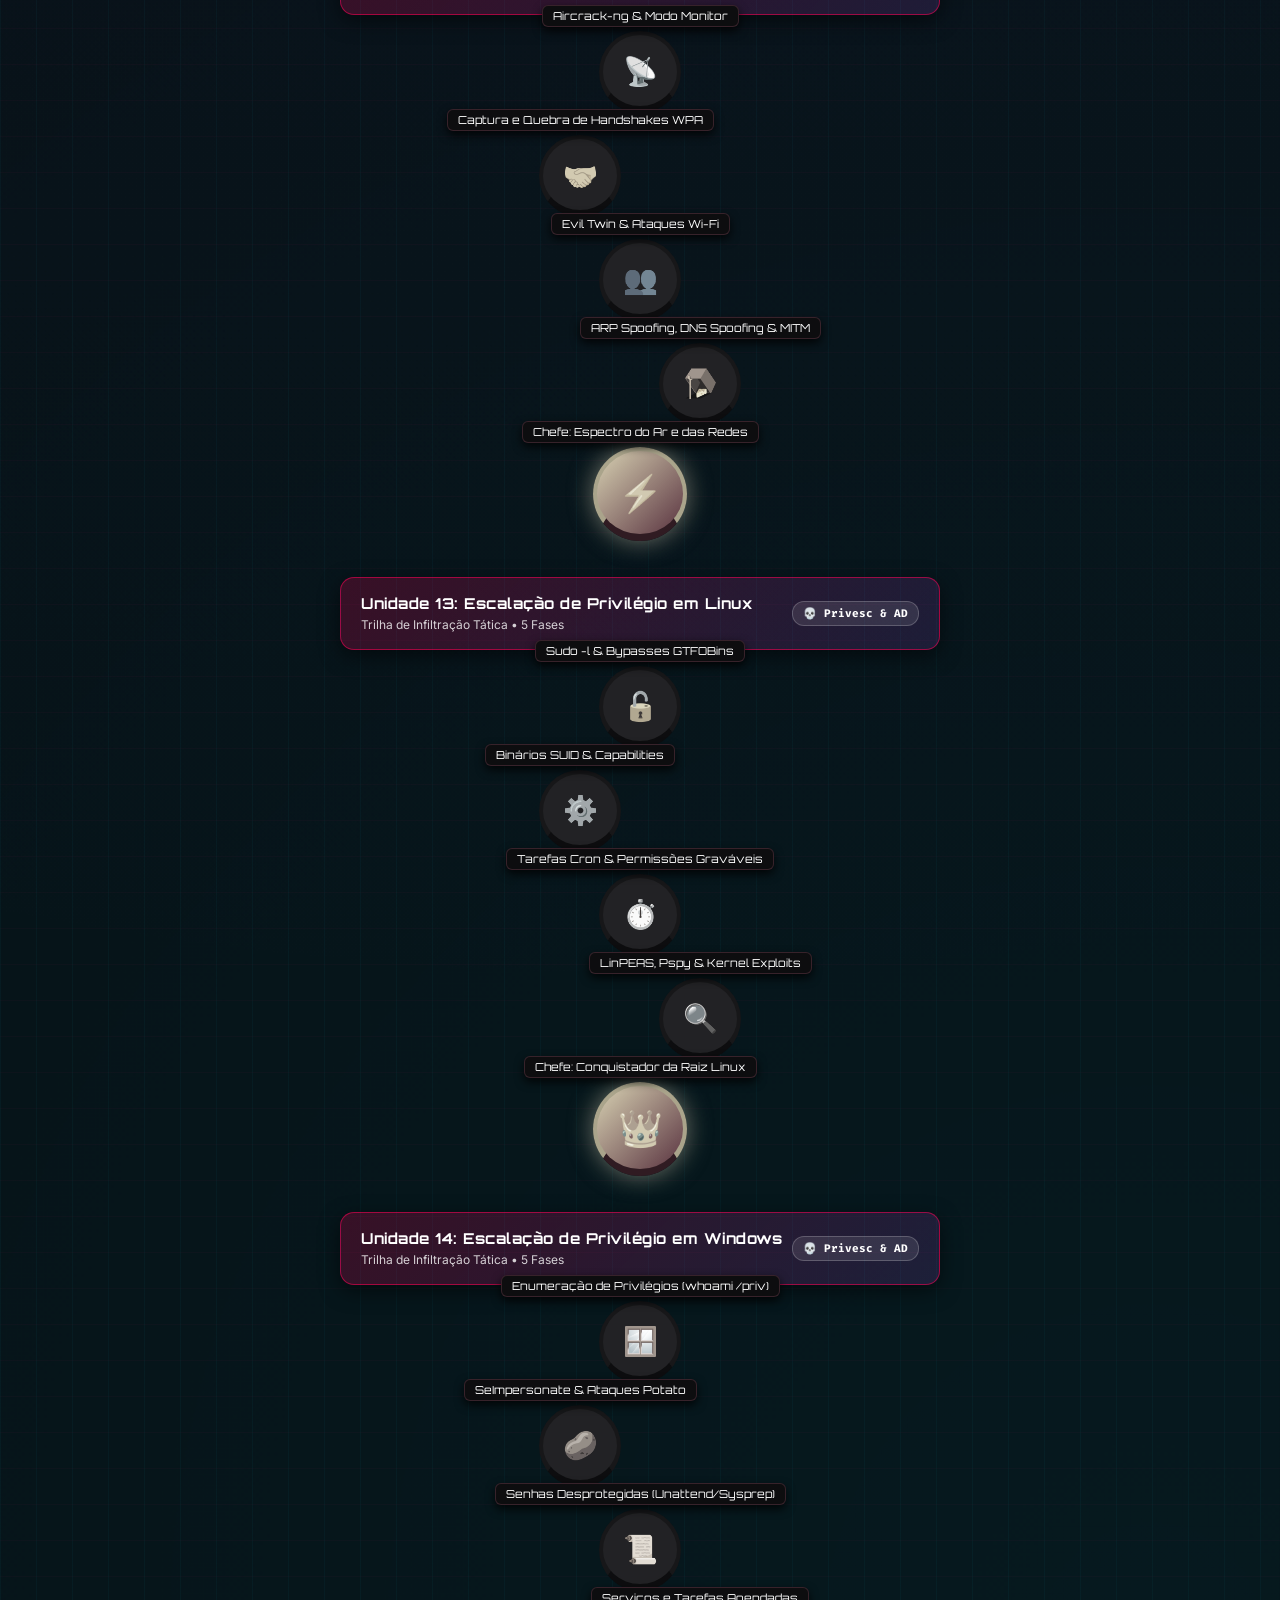
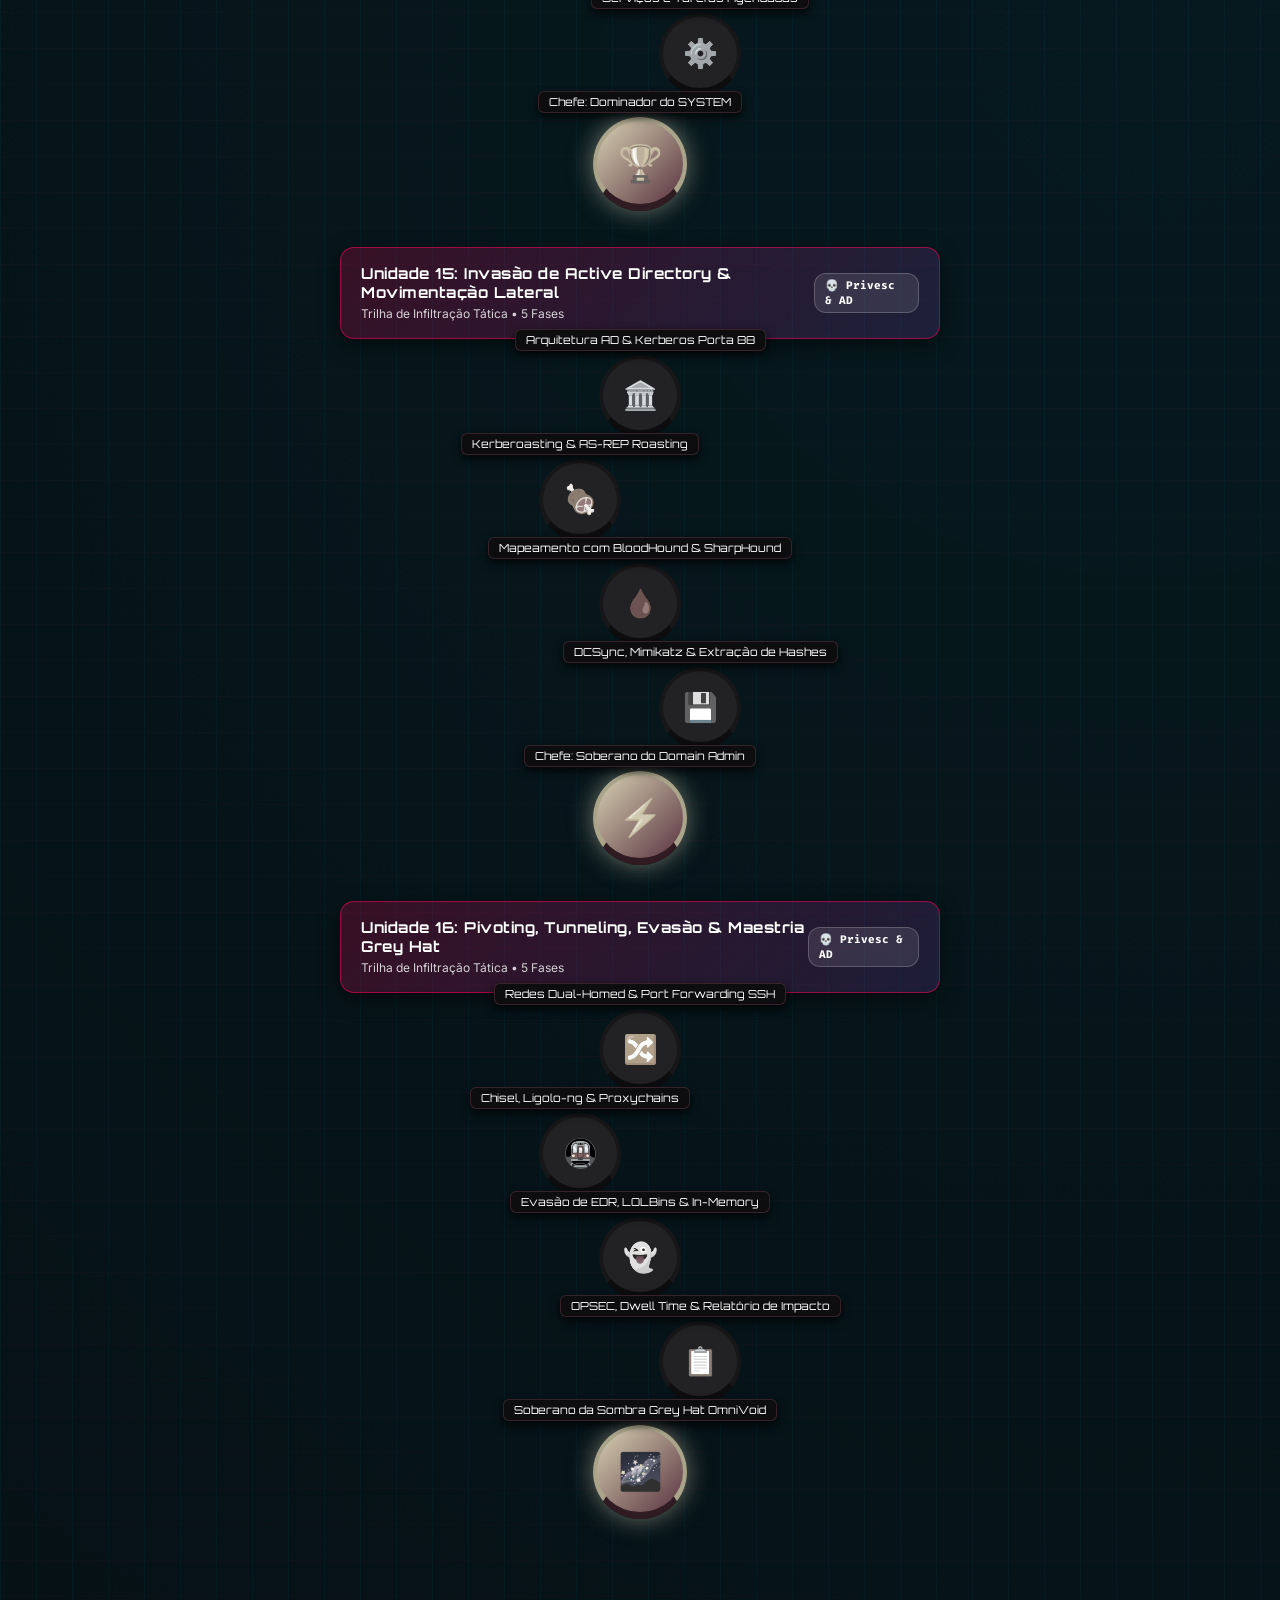
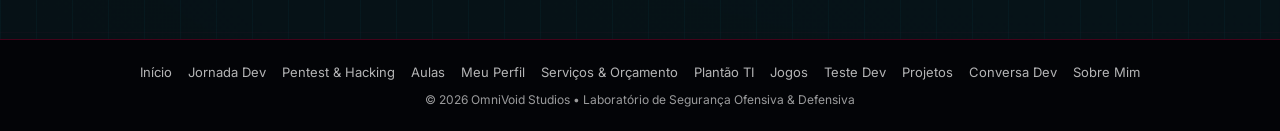
<file: pentest.html>
<!DOCTYPE html>
<html lang="pt-BR">
<head>
	<title>Jornada Hack & Pentest Ético | Treino para Futuros Grey Hats • OmniVoid Studios</title>
	
	<meta charset="UTF-8">
	<meta name="viewport" content="width=device-width, initial-scale=1.0">
	<link rel="icon" type="image/png" href="index.icon.png">
	<link rel="preconnect" href="https://fonts.googleapis.com">
	<link rel="preconnect" href="https://fonts.gstatic.com" crossorigin>
	<link href="https://fonts.googleapis.com/css2?family=Orbitron:wght@400;600;700;800;900&family=Rajdhani:wght@500;600;700&family=Inter:wght@300;400;500;600;700;800&family=Fira+Code:wght@400;500;600&display=swap" rel="stylesheet">
	<script src="coi-serviceworker.js"></script>
	<style>
		:root {
			--bg-base: #06070c;
			--bg-surface: #0c0d18;
			--bg-card: #111222;
			--bg-card-hover: #191b32;
			--border-color: rgba(255, 0, 85, 0.25);
			--border-bright: rgba(255, 0, 85, 0.55);
			--accent-primary: #00f0ff;
			--accent-danger: #ff0055;
			--accent-purple: #9d4edd;
			--accent-emerald: #00ff88;
			--accent-gold: #ffd60a;
			--accent-orange: #ff7b00;
			--text-white: #ffffff;
			--font-title: 'Orbitron', sans-serif;
			--font-sub: 'Rajdhani', sans-serif;
			--font-body: 'Inter', sans-serif;
			--font-code: 'Fira Code', monospace;
		}

		* {
			margin: 0;
			padding: 0;
			box-sizing: border-box;
			font-family: var(--font-body);
			color: #ffffff !important;
		}

		body {
			background-color: var(--bg-base);
			background-image: 
				radial-gradient(circle at 10% 15%, rgba(255, 0, 85, 0.12) 0%, transparent 45%),
				radial-gradient(circle at 90% 85%, rgba(0, 240, 255, 0.08) 0%, transparent 45%),
				radial-gradient(circle at 50% 50%, rgba(157, 78, 221, 0.06) 0%, transparent 60%),
				linear-gradient(rgba(255, 0, 85, 0.03) 1px, transparent 1px),
				linear-gradient(90deg, rgba(0, 240, 255, 0.03) 1px, transparent 1px);
			background-size: 100% 100%, 100% 100%, 100% 100%, 36px 36px, 36px 36px;
			min-height: 100vh;
			display: flex;
			flex-direction: column;
			overflow-x: hidden;
		}

		h1, h2, h3, h4, h5, h6 {
			font-family: var(--font-title);
			font-weight: 700;
			color: #ffffff !important;
			letter-spacing: 0.5px;
		}

		p, span, div, a, button, input, textarea, select, li, td, th, b, strong, label {
			color: #ffffff !important;
		}

		a {
			text-decoration: none;
			transition: all 0.25s ease;
		}

		#navbar {
			position: sticky;
			top: 0;
			z-index: 1000;
			background: rgba(6, 7, 12, 0.95);
			backdrop-filter: blur(14px);
			border-bottom: 1px solid var(--border-color);
			padding: 10px 24px;
			display: flex;
			align-items: center;
			justify-content: space-between;
			box-shadow: 0 4px 25px rgba(255, 0, 85, 0.15);
		}

		.nav-brand {
			display: flex;
			align-items: center;
			gap: 12px;
		}

		.nav-logo {
			height: 52px;
			width: auto;
			object-fit: contain;
			transition: transform 0.2s ease;
		}

		.nav-logo:hover {
			transform: scale(1.05);
		}

		.nav-links {
			display: flex;
			align-items: center;
			gap: 6px;
			list-style: none;
		}

		.nav-link {
			display: inline-flex;
			align-items: center;
			gap: 6px;
			padding: 8px 14px;
			border-radius: 8px;
			font-size: 13.5px;
			font-weight: 600;
			letter-spacing: 0.3px;
			color: #ffffff !important;
			background: transparent;
			border: 1px solid transparent;
			transition: all 0.2s ease;
			white-space: nowrap;
		}

		.nav-link:hover {
			background: rgba(255, 255, 255, 0.08);
			border-color: rgba(255, 255, 255, 0.2);
			transform: translateY(-1px);
		}

		.nav-link.active {
			background: linear-gradient(135deg, rgba(255, 0, 85, 0.25) 0%, rgba(157, 78, 221, 0.25) 100%);
			border-color: var(--accent-danger);
			box-shadow: 0 0 14px rgba(255, 0, 85, 0.4);
		}

		.container {
			max-width: 1280px;
			margin: 0 auto;
			padding: 24px 20px 60px;
			width: 100%;
			flex: 1;
		}

		/* Grey Hat Mission Banner */
		.greyhat-hero {
			background: linear-gradient(135deg, rgba(255, 0, 85, 0.15) 0%, rgba(157, 78, 221, 0.12) 50%, rgba(0, 240, 255, 0.1) 100%);
			border: 1.5px solid var(--border-bright);
			border-radius: 18px;
			padding: 24px 28px;
			margin-bottom: 24px;
			position: relative;
			overflow: hidden;
			box-shadow: 0 10px 35px rgba(255, 0, 85, 0.15);
		}

		.greyhat-hero::after {
			content: "GREY HAT CORP";
			position: absolute;
			right: 20px;
			bottom: 5px;
			font-family: var(--font-title);
			font-size: 50px;
			font-weight: 900;
			color: rgba(255, 255, 255, 0.03) !important;
			letter-spacing: 6px;
			pointer-events: none;
		}

		.greyhat-tagline {
			display: inline-flex;
			align-items: center;
			gap: 8px;
			background: rgba(255, 0, 85, 0.2);
			border: 1px solid var(--accent-danger);
			padding: 4px 12px;
			border-radius: 20px;
			font-family: var(--font-code);
			font-size: 11px;
			font-weight: 700;
			text-transform: uppercase;
			color: #ff0055 !important;
			margin-bottom: 12px;
		}

		/* Gamification Top Bar */
		.gamification-header {
			background: var(--bg-card);
			border: 1.5px solid var(--border-bright);
			border-radius: 16px;
			padding: 16px 24px;
			display: flex;
			align-items: center;
			justify-content: space-between;
			flex-wrap: wrap;
			gap: 16px;
			margin-bottom: 24px;
			box-shadow: 0 8px 30px rgba(0, 0, 0, 0.6);
		}

		.user-rank-info {
			display: flex;
			align-items: center;
			gap: 14px;
		}

		.rank-avatar {
			width: 50px;
			height: 50px;
			border-radius: 50%;
			background: linear-gradient(135deg, #ff0055, #9d4edd);
			display: flex;
			align-items: center;
			justify-content: center;
			font-size: 26px;
			box-shadow: 0 0 18px rgba(255, 0, 85, 0.5);
			border: 2px solid rgba(255, 255, 255, 0.3);
		}

		.rank-details h4 {
			font-size: 16px;
			font-weight: 700;
			text-transform: uppercase;
			color: #ffffff !important;
		}

		.rank-details span {
			font-size: 12px;
			opacity: 0.75;
		}

		.gamification-stats {
			display: flex;
			align-items: center;
			gap: 12px;
			flex-wrap: wrap;
		}

		.stat-pill {
			display: inline-flex;
			align-items: center;
			gap: 8px;
			background: rgba(255, 255, 255, 0.05);
			border: 1px solid rgba(255, 255, 255, 0.15);
			padding: 8px 14px;
			border-radius: 10px;
			font-size: 13px;
			font-weight: 700;
			transition: all 0.2s ease;
		}

		.stat-pill:hover {
			transform: translateY(-2px);
			border-color: var(--accent-primary);
		}

		.stat-streak { border-color: rgba(255, 123, 0, 0.4); color: #ff7b00 !important; }
		.stat-xp { border-color: rgba(0, 240, 255, 0.4); color: #00f0ff !important; }
		.stat-hearts { border-color: rgba(255, 0, 85, 0.5); color: #ff0055 !important; cursor: pointer; }
		.stat-daily { border-color: rgba(157, 78, 221, 0.4); color: #9d4edd !important; }

		/* Hack Sub Tabs */
		.jornada-tabs {
			display: flex;
			gap: 10px;
			margin-bottom: 24px;
			border-bottom: 1px solid var(--border-color);
			padding-bottom: 12px;
			overflow-x: auto;
		}

		.tab-btn {
			background: rgba(255, 255, 255, 0.04);
			border: 1px solid rgba(255, 255, 255, 0.12);
			padding: 10px 18px;
			border-radius: 10px;
			font-size: 13.5px;
			font-weight: 700;
			cursor: pointer;
			display: inline-flex;
			align-items: center;
			gap: 8px;
			transition: all 0.2s ease;
			white-space: nowrap;
		}

		.tab-btn:hover {
			background: rgba(255, 255, 255, 0.1);
			border-color: var(--accent-danger);
		}

		.tab-btn.active {
			background: linear-gradient(135deg, rgba(255, 0, 85, 0.25) 0%, rgba(157, 78, 221, 0.25) 100%);
			border-color: var(--accent-danger);
			box-shadow: 0 0 12px rgba(255, 0, 85, 0.35);
		}

		/* Track Selector Bar */
		.track-selector-bar {
			background: var(--bg-card);
			border: 1px solid var(--border-color);
			border-radius: 14px;
			padding: 16px 20px;
			margin-bottom: 28px;
			display: flex;
			flex-direction: column;
			gap: 14px;
		}

		.track-buttons-row {
			display: flex;
			flex-wrap: wrap;
			gap: 8px;
		}

		.track-pill {
			background: rgba(255, 255, 255, 0.05);
			border: 1px solid rgba(255, 255, 255, 0.15);
			padding: 7px 14px;
			border-radius: 20px;
			font-size: 12px;
			font-weight: 700;
			cursor: pointer;
			display: inline-flex;
			align-items: center;
			gap: 6px;
			transition: all 0.2s ease;
		}

		.track-pill:hover {
			transform: translateY(-1px);
			border-color: #ffffff;
		}

		.track-pill.active-all {
			background: rgba(255, 255, 255, 0.18);
			border-color: #ffffff;
			box-shadow: 0 0 10px rgba(255, 255, 255, 0.3);
		}

		.track-pill.active-t1 {
			background: rgba(255, 0, 85, 0.25);
			border-color: var(--accent-danger);
			box-shadow: 0 0 10px rgba(255, 0, 85, 0.4);
		}

		.track-pill.active-t2 {
			background: rgba(255, 214, 10, 0.25);
			border-color: var(--accent-gold);
			box-shadow: 0 0 10px rgba(255, 214, 10, 0.4);
		}

		.track-pill.active-t3 {
			background: rgba(157, 78, 221, 0.25);
			border-color: var(--accent-purple);
			box-shadow: 0 0 10px rgba(157, 78, 221, 0.4);
		}

		.track-pill.active-t4 {
			background: rgba(0, 240, 255, 0.25);
			border-color: var(--accent-primary);
			box-shadow: 0 0 10px rgba(0, 240, 255, 0.4);
		}

		.track-progress-info {
			display: flex;
			justify-content: space-between;
			align-items: center;
			font-size: 12.5px;
			opacity: 0.9;
		}

		.track-progress-bar-bg {
			width: 100%;
			height: 10px;
			background: rgba(255, 255, 255, 0.08);
			border-radius: 8px;
			overflow: hidden;
			border: 1px solid rgba(255, 255, 255, 0.1);
		}

		.track-progress-bar-fill {
			height: 100%;
			background: linear-gradient(90deg, #ff0055 0%, #9d4edd 50%, #00f0ff 100%);
			width: 0%;
			transition: width 0.4s ease;
		}

		/* Path Tree Layout */
		.path-container {
			display: flex;
			flex-direction: column;
			align-items: center;
			gap: 36px;
			position: relative;
			padding: 20px 0 60px;
		}

		.unit-section {
			width: 100%;
			max-width: 600px;
			display: flex;
			flex-direction: column;
			align-items: center;
			gap: 16px;
		}

		.unit-header-card {
			width: 100%;
			padding: 16px 20px;
			border-radius: 14px;
			border: 1.5px solid var(--border-bright);
			background: linear-gradient(135deg, rgba(255, 0, 85, 0.2) 0%, rgba(157, 78, 221, 0.15) 100%);
			display: flex;
			align-items: center;
			justify-content: space-between;
			box-shadow: 0 6px 20px rgba(0, 0, 0, 0.5);
		}

		.unit-header-info h3 {
			font-size: 15px;
			font-weight: 700;
		}

		.unit-header-info span {
			font-size: 12px;
			opacity: 0.8;
		}

		.unit-badge-pill {
			font-size: 11px;
			font-family: var(--font-code);
			padding: 4px 10px;
			border-radius: 12px;
			background: rgba(255, 255, 255, 0.1);
			border: 1px solid rgba(255, 255, 255, 0.2);
			font-weight: 700;
		}

		.path-nodes {
			display: flex;
			flex-direction: column;
			align-items: center;
			gap: 22px;
			width: 100%;
			max-width: 480px;
		}

		.path-node-btn {
			width: 82px;
			height: 82px;
			border-radius: 50%;
			background: #ff0055;
			border: 4px solid #cc0044;
			border-bottom: 7px solid #990033;
			display: flex;
			align-items: center;
			justify-content: center;
			font-size: 28px;
			cursor: pointer;
			position: relative;
			transition: all 0.15s ease;
			box-shadow: 0 8px 25px rgba(255, 0, 85, 0.4);
		}

		.path-node-btn:hover {
			transform: scale(1.08) translateY(-2px);
			filter: brightness(1.15);
		}

		.path-node-btn:active {
			transform: translateY(3px);
			border-bottom-width: 3px;
		}

		.path-node-btn.locked {
			background: #202133;
			border-color: #151624;
			border-bottom-color: #0c0d16;
			cursor: not-allowed;
			filter: grayscale(0.85);
			box-shadow: none;
		}

		.path-node-btn.cooldown {
			background: #3a1c3d;
			border-color: #5c2c61;
			border-bottom-color: #2b132e;
			cursor: pointer;
			box-shadow: 0 0 15px rgba(157, 78, 221, 0.3);
		}

		.path-node-btn.completed {
			background: #00ff88;
			border-color: #00cc6a;
			border-bottom-color: #009950;
			box-shadow: 0 0 20px rgba(0, 255, 136, 0.4);
		}

		.path-node-btn.boss-node {
			width: 94px;
			height: 94px;
			font-size: 36px;
			background: linear-gradient(135deg, #ffd60a, #ff0055);
			border-color: #cca800;
			border-bottom-color: #88002e;
			box-shadow: 0 0 25px rgba(255, 214, 10, 0.5);
		}

		.node-left { transform: translateX(-60px); }
		.node-center { transform: translateX(0); }
		.node-right { transform: translateX(60px); }

		.node-tooltip {
			position: absolute;
			top: -30px;
			background: #0c0d18;
			border: 1px solid var(--border-bright);
			padding: 3px 10px;
			border-radius: 6px;
			font-size: 11px;
			font-family: var(--font-title);
			white-space: nowrap;
			pointer-events: none;
			box-shadow: 0 4px 10px rgba(0, 0, 0, 0.8);
		}

		/* Category Grid */
		.categories-grid {
			display: grid;
			grid-template-columns: repeat(auto-fit, minmax(280px, 1fr));
			gap: 16px;
		}

		.cat-card {
			background: var(--bg-card);
			border: 1px solid var(--border-color);
			border-radius: 12px;
			padding: 20px;
			cursor: pointer;
			transition: all 0.2s ease;
			display: flex;
			flex-direction: column;
			justify-content: space-between;
		}

		.cat-card:hover {
			border-color: var(--accent-danger);
			transform: translateY(-2px);
			background: var(--bg-card-hover);
			box-shadow: 0 6px 20px rgba(255, 0, 85, 0.2);
		}

		/* Interactive Quiz Modal */
		.quiz-modal {
			position: fixed;
			inset: 0;
			background: #06070c;
			z-index: 2000;
			display: none;
			flex-direction: column;
			justify-content: space-between;
			overflow-y: auto;
		}

		.quiz-modal.active {
			display: flex;
		}

		.quiz-top {
			padding: 16px 24px;
			display: flex;
			align-items: center;
			justify-content: space-between;
			gap: 16px;
			border-bottom: 1px solid var(--border-color);
			background: rgba(12, 13, 24, 0.9);
		}

		.quiz-close-btn {
			background: none;
			border: none;
			font-size: 24px;
			cursor: pointer;
			color: rgba(255,255,255,0.7) !important;
			padding: 4px 8px;
		}

		.quiz-progress-bar-bg {
			flex: 1;
			height: 12px;
			background: rgba(255, 255, 255, 0.1);
			border-radius: 10px;
			overflow: hidden;
		}

		.quiz-progress-bar-fill {
			height: 100%;
			background: linear-gradient(90deg, #ff0055, #00f0ff);
			width: 0%;
			transition: width 0.3s ease;
		}

		.quiz-body {
			max-width: 760px;
			width: 100%;
			margin: 0 auto;
			padding: 40px 20px;
			display: flex;
			flex-direction: column;
			gap: 24px;
		}

		.quiz-question-card {
			background: var(--bg-card);
			border: 1.5px solid var(--border-bright);
			border-radius: 16px;
			padding: 24px;
			box-shadow: 0 10px 30px rgba(0, 0, 0, 0.6);
		}

		.quiz-category-tag {
			display: inline-block;
			font-family: var(--font-code);
			font-size: 11px;
			color: var(--accent-primary) !important;
			text-transform: uppercase;
			margin-bottom: 8px;
			font-weight: 700;
		}

		.quiz-question-text {
			font-size: 17px;
			font-weight: 600;
			line-height: 1.5;
		}

		.quiz-options-list {
			display: flex;
			flex-direction: column;
			gap: 12px;
		}

		.quiz-option-btn {
			background: var(--bg-card);
			border: 1.5px solid rgba(255, 255, 255, 0.15);
			padding: 16px 20px;
			border-radius: 12px;
			text-align: left;
			font-size: 14.5px;
			cursor: pointer;
			transition: all 0.15s ease;
			display: flex;
			align-items: center;
			justify-content: space-between;
		}

		.quiz-option-btn:hover {
			border-color: var(--accent-primary);
			background: var(--bg-card-hover);
			transform: translateX(4px);
		}

		.quiz-option-btn.selected {
			border-color: var(--accent-primary);
			background: rgba(0, 240, 255, 0.15);
		}

		.quiz-option-btn.correct {
			border-color: var(--accent-emerald) !important;
			background: rgba(0, 255, 136, 0.2) !important;
		}

		.quiz-option-btn.wrong {
			border-color: var(--accent-danger) !important;
			background: rgba(255, 0, 85, 0.2) !important;
		}

		.quiz-bottom {
			padding: 20px 24px;
			border-top: 1px solid var(--border-color);
			background: rgba(12, 13, 24, 0.95);
			display: flex;
			align-items: center;
			justify-content: space-between;
			flex-wrap: wrap;
			gap: 12px;
		}

		.quiz-feedback-box {
			flex: 1;
			font-size: 13.5px;
		}

		.btn-cyber {
			background: linear-gradient(135deg, #ff0055 0%, #9d4edd 100%);
			border: 1px solid var(--accent-danger);
			padding: 12px 28px;
			border-radius: 10px;
			font-family: var(--font-title);
			font-size: 13.5px;
			font-weight: 700;
			cursor: pointer;
			letter-spacing: 0.5px;
			transition: all 0.2s ease;
			box-shadow: 0 4px 15px rgba(255, 0, 85, 0.3);
		}

		.btn-cyber:hover {
			transform: translateY(-2px);
			box-shadow: 0 6px 20px rgba(255, 0, 85, 0.5);
			filter: brightness(1.1);
		}

		.btn-cyber:disabled {
			opacity: 0.5;
			cursor: not-allowed;
			transform: none;
			box-shadow: none;
		}

		/* Generic Modal Backdrop */
		.info-modal {
			position: fixed;
			inset: 0;
			background: rgba(0,0,0,0.85);
			backdrop-filter: blur(8px);
			z-index: 3000;
			display: none;
			align-items: center;
			justify-content: center;
			padding: 20px;
		}

		.info-card {
			background: var(--bg-card);
			border: 1.5px solid var(--border-bright);
			border-radius: 16px;
			padding: 28px;
			max-width: 520px;
			width: 100%;
			box-shadow: 0 10px 40px rgba(0,0,0,0.8);
			display: flex;
			flex-direction: column;
			gap: 16px;
			text-align: center;
		}

		footer {
			margin-top: auto;
			background: #030407;
			border-top: 1px solid var(--border-color);
			padding: 24px 20px;
			text-align: center;
		}

		.footer-links {
			display: flex;
			justify-content: center;
			flex-wrap: wrap;
			gap: 16px;
			margin-bottom: 12px;
		}

		.footer-links a {
			font-size: 13px;
			opacity: 0.7;
		}

		.footer-links a:hover {
			opacity: 1;
			color: var(--accent-danger) !important;
		}
	</style>
</head>
<body>

	<!-- Top Navigation -->
	<nav id="navbar">
		<a href="index.html" class="nav-brand">
			<img src="logo_omnivoid.png" alt="OmniVoid Studios" class="nav-logo">
		</a>

		<ul class="nav-links">
			<li><a href="index.html" class="nav-link">Início</a></li>
			<li><a href="jornada.html" class="nav-link">⚡ Jornada Dev</a></li>
			<li><a href="pentest.html" class="nav-link active">🛡️ Pentest &amp; Hacking</a></li>
			<li><a href="aula.html" class="nav-link">🎓 Aulas</a></li>
			<li><a href="perfil.html" class="nav-link">👤 Meu Perfil</a></li>
			<li><a href="orcamento.html" class="nav-link">Serviços &amp; Orçamento</a></li>
			<li><a href="plantaoti.html" class="nav-link">🛠️ Plantão TI</a></li>
			<li><a href="jogos.html" class="nav-link">Jogos</a></li>
			<li><a href="quiz.html" class="nav-link">Teste Dev</a></li>
			<li><a href="projetos.html" class="nav-link">Projetos</a></li>
			<li><a href="devchat.html" class="nav-link">Conversa Dev</a></li>
			<li><a href="sobre.html" class="nav-link">Sobre Mim</a></li>
		</ul>

		<div class="nav-user-panel">
			<button id="btn-sound" class="btn-cyber" style="padding: 6px 14px; font-size: 12px; background: rgba(255,0,85,0.15); border-color: rgba(255,0,85,0.4);">
				🔊 Som
			</button>
		</div>
	</nav>

	<main class="container">
		
		<!-- Grey Hat Hero Banner -->
		<div class="greyhat-hero">
			<div class="greyhat-tagline">💀 Treino de Elite para Futuros Grey Hats • OmniVoid Offensive Lab</div>
			<h1 style="font-size: 26px; margin-bottom: 8px;">Jornada Hack &amp; Pentest Ético</h1>
			<p style="font-size: 14px; opacity: 0.85; max-width: 850px; line-height: 1.6;">
				Domine a mentalidade ofensiva e defensiva. Um percurso tático expandido de <b>16 Unidades e 80 Fases</b> cobrindo desde Reconhecimento OSINT, Web Exploitation, quebra de hashes com GPU, invasão de Active Directory até Pivoting avançado e evasão.
			</p>
		</div>

		<!-- Gamification Header -->
		<div class="gamification-header">
			<div class="user-rank-info">
				<div class="rank-avatar" id="user-avatar-badge">💀</div>
				<div class="rank-details">
					<h4 id="user-title">Script Wannabe</h4>
					<span id="user-level">Nível 1 • 0 HXP</span>
				</div>
			</div>

			<div class="gamification-stats">
				<div class="stat-pill stat-streak" title="Sequência de dias estudados">
					<span>🔥</span>
					<span id="user-streak">1 dia</span>
				</div>
				<div class="stat-pill stat-xp" title="Experiência Hack acumulada">
					<span>💎</span>
					<span id="user-xp">0 HXP</span>
				</div>
				<div class="stat-pill stat-hearts" id="pill-hearts" onclick="showHeartsInfo()" title="Vidas disponíveis (Recarga diária à meia-noite)">
					<span>🖤</span>
					<span id="user-hearts">5/5</span>
				</div>
				<div class="stat-pill stat-daily" title="Progresso diário na trilha (Máximo de 3 novas fases/dia)">
					<span>⏳</span>
					<span id="user-daily-pacing">Fases Hoje: 0/3</span>
				</div>
			</div>
		</div>

		<!-- Sub Tabs -->
		<div class="jornada-tabs">
			<button class="tab-btn active" onclick="switchTab('path')">🗺️ Árvore de Invasão &amp; Especializações (16 Unidades)</button>
			<button class="tab-btn" onclick="switchTab('categories')">📚 Arsenal &amp; Prática Livre (300 Questões)</button>
			<button class="tab-btn" onclick="switchTab('profile')">💀 Dossiê Grey Hat &amp; Conquistas</button>
			<button class="tab-btn" onclick="switchTab('handbook')">📖 Manual &amp; Metodologias</button>
		</div>

		<!-- TAB 1: PATH TREE -->
		<div id="tab-path">
			
			<div class="track-selector-bar">
				<div style="display:flex; justify-content:space-between; align-items:center; flex-wrap:wrap; gap:10px;">
					<span style="font-family:var(--font-title); font-size:13px; font-weight:700; text-transform:uppercase; color:var(--accent-danger) !important;">
						🎯 Especialização da Trilha Hack:
					</span>
					<div class="track-buttons-row">
						<button class="track-pill active-all" id="pill-all" onclick="setTrackFilter('all')">
							<span>🌟</span> Todas as Trilhas (16 Unidades / 80 Fases)
						</button>
						<button class="track-pill" id="pill-t1" onclick="setTrackFilter('t1')">
							<span>🔴</span> Trilha 1: Recon, OSINT &amp; Nmap (U1-4)
						</button>
						<button class="track-pill" id="pill-t2" onclick="setTrackFilter('t2')">
							<span>🟡</span> Trilha 2: Web Exploitation &amp; OWASP (U5-8)
						</button>
						<button class="track-pill" id="pill-t3" onclick="setTrackFilter('t3')">
							<span>🟣</span> Trilha 3: Senhas, Cripto &amp; Metasploit (U9-12)
						</button>
						<button class="track-pill" id="pill-t4" onclick="setTrackFilter('t4')">
							<span>💀</span> Trilha 4: Privesc, AD &amp; Pivoting (U13-16)
						</button>
					</div>
				</div>

				<div class="track-progress-info">
					<span id="track-stats-text">Progresso Geral: 0 de 80 fases concluídas (0%)</span>
					<span id="track-title-badge" style="font-family:var(--font-code); font-size:11px; opacity:0.8;">Ritmo Tático: Máximo de 3 Novas Fases por Dia</span>
				</div>
				<div class="track-progress-bar-bg">
					<div class="track-progress-bar-fill" id="track-progress-fill"></div>
				</div>
			</div>

			<div class="path-container" id="path-tree-wrapper">
				<!-- Dynamically generated -->
			</div>
		</div>

		<!-- TAB 2: FREE PRACTICE -->
		<div id="tab-categories" style="display: none;">
			<div style="margin-bottom: 20px; display: flex; gap: 12px; flex-wrap: wrap;">
				<input type="text" id="cat-search" placeholder="🔍 Fuzzing de busca (ex: SQLi, Nmap, Active Directory, Burp, SUID, Kerberoast, Hashcat, Pivoting)..." style="flex: 1; min-width: 260px; background: var(--bg-card); border: 1px solid var(--border-bright); padding: 14px 18px; border-radius: 8px; font-size: 14px; outline: none;">
			</div>
			<div class="categories-grid" id="cat-grid-wrapper">
				<!-- Dynamically generated -->
			</div>
		</div>

		<!-- TAB 3: GREY HAT DOSSIER -->
		<div id="tab-profile" style="display: none;">
			<div style="display: grid; grid-template-columns: repeat(auto-fit, minmax(220px, 1fr)); gap: 16px; margin-bottom: 30px;" id="profile-grid">
				<!-- Dynamically generated -->
			</div>

			<div style="background: var(--bg-card); border: 1px solid var(--border-color); border-radius: 14px; padding: 24px; margin-top: 20px;">
				<h3 style="font-size: 16px; margin-bottom: 16px; color: var(--accent-danger) !important;">🏆 Hierarquia &amp; Títulos Grey Hat</h3>
				<div style="display: grid; grid-template-columns: repeat(auto-fit, minmax(240px, 1fr)); gap: 12px; font-size: 13px;">
					<div style="background: rgba(255,255,255,0.03); padding: 12px; border-radius: 8px; border-left: 3px solid #6c757d;">
						<strong>Nível 1 (0 HXP):</strong> Script Wannabe
					</div>
					<div style="background: rgba(255,255,255,0.03); padding: 12px; border-radius: 8px; border-left: 3px solid #00f0ff;">
						<strong>Nível 2 (200 HXP):</strong> Operador OSINT &amp; Recon
					</div>
					<div style="background: rgba(255,255,255,0.03); padding: 12px; border-radius: 8px; border-left: 3px solid #ffd60a;">
						<strong>Nível 3 (500 HXP):</strong> Bug Hunter &amp; Web Exploiter
					</div>
					<div style="background: rgba(255,255,255,0.03); padding: 12px; border-radius: 8px; border-left: 3px solid #9d4edd;">
						<strong>Nível 4 (1.100 HXP):</strong> Pentester de Redes &amp; Infra
					</div>
					<div style="background: rgba(255,255,255,0.03); padding: 12px; border-radius: 8px; border-left: 3px solid #ff7b00;">
						<strong>Nível 5 (2.200 HXP):</strong> Active Directory &amp; Pivoting Specialist
					</div>
					<div style="background: rgba(255,255,255,0.03); padding: 12px; border-radius: 8px; border-left: 3px solid #ff0055;">
						<strong>Nível 6 (4.000 HXP):</strong> Red Teamer &amp; Evasion Master
					</div>
					<div style="background: rgba(255,255,255,0.03); padding: 12px; border-radius: 8px; border-left: 3px solid #00ff88;">
						<strong>Nível 7 (7.500 HXP):</strong> Grey Hat Operative — Sombra da OmniVoid
					</div>
				</div>
			</div>

			<div style="background: var(--bg-card); border: 1px solid var(--border-color); border-radius: 14px; padding: 24px; margin-top: 20px;">
				<h3 style="font-size: 16px; margin-bottom: 16px; color: var(--accent-primary) !important;">🎖️ Conquistas de Infiltração</h3>
				<div style="display: grid; grid-template-columns: repeat(auto-fit, minmax(200px, 1fr)); gap: 14px;" id="badges-container">
					<!-- Dynamically generated -->
				</div>
			</div>
		</div>

		<!-- TAB 4: HANDBOOK & METODOLOGIAS -->
		<div id="tab-handbook" style="display: none;">
			<div style="display: grid; grid-template-columns: repeat(auto-fit, minmax(320px, 1fr)); gap: 20px;">
				<div style="background: var(--bg-card); border: 1px solid var(--border-bright); border-radius: 14px; padding: 24px;">
					<h3 style="color: var(--accent-danger) !important; margin-bottom: 12px;">⚖️ A Filosofia Grey Hat &amp; Código Penal</h3>
					<p style="font-size: 13.5px; opacity: 0.85; line-height: 1.6; margin-bottom: 12px;">
						O verdadeiro <b>Grey Hat</b> entende como os criminosos atacam para projetar defesas impenetráveis. No Brasil, o <b>Art. 154-A do Código Penal</b> tipifica como crime a invasão de dispositivos informáticos sem autorização expressa.
					</p>
					<ul style="font-size: 13px; opacity: 0.8; line-height: 1.6; padding-left: 20px;">
						<li>Nunca execute scans ativos sem escopo e RoE assinados.</li>
						<li>Pratique em labs autorizados (TryHackMe, HackTheBox, VulnHub).</li>
						<li>Reporte vulnerabilidades via Responsible Disclosure.</li>
					</ul>
				</div>

				<div style="background: var(--bg-card); border: 1px solid var(--border-color); border-radius: 14px; padding: 24px;">
					<h3 style="color: var(--accent-primary) !important; margin-bottom: 12px;">🌐 Tipos de Teste de Invasão</h3>
					<p style="font-size: 13.5px; opacity: 0.85; line-height: 1.6; margin-bottom: 10px;">
						<b>Black Box:</b> Zero conhecimento prévio; simula o atacante externo.<br>
						<b>Grey Box:</b> Conhecimento parcial (credenciais normais, escopo de APIs).<br>
						<b>White Box:</b> Acesso total ao código-fonte, arquitetura e credenciais de admin.
					</p>
				</div>
			</div>
		</div>

	</main>

	<!-- QUIZ MODAL -->
	<div class="quiz-modal" id="quiz-modal">
		<div class="quiz-top">
			<button class="quiz-close-btn" onclick="exitQuiz()" title="Fechar simulador">✕</button>
			<div class="quiz-progress-bar-bg">
				<div class="quiz-progress-bar-fill" id="quiz-progress-bar"></div>
			</div>
			<div style="display:flex; align-items:center; gap:12px;">
				<span id="quiz-hearts" style="font-size:15px; font-weight:700; color:#ff0055 !important;">🖤 5/5</span>
				<span id="quiz-counter" style="font-size:13px; font-family:var(--font-code); opacity:0.8;">1/10</span>
			</div>
		</div>

		<div class="quiz-body">
			<div class="quiz-question-card">
				<span class="quiz-category-tag" id="quiz-cat-tag">Categoria</span>
				<h3 class="quiz-question-text" id="quiz-q-text">Enunciado da questão</h3>
			</div>

			<div class="quiz-options-list" id="quiz-options-wrapper">
				<!-- Options generated by script -->
			</div>
		</div>

		<div class="quiz-bottom">
			<div class="quiz-feedback-box" id="quiz-feedback">
				<!-- Correct / Incorrect feedback -->
			</div>
			<button class="btn-cyber" id="quiz-action-btn" onclick="handleQuizAction()" disabled>
				Verificar Resposta
			</button>
		</div>
	</div>

	<!-- HEARTS COOLDOWN INFO MODAL -->
	<div class="info-modal" id="hearts-modal" onclick="closeHeartsModal(event)">
		<div class="info-card" onclick="event.stopPropagation()">
			<div style="font-size: 40px;">🖤</div>
			<h3 style="color: var(--accent-danger) !important;">Recarga de Vidas Grey Hat</h3>
			<p style="font-size: 14px; opacity: 0.85; line-height: 1.6;">
				Cada erro em uma fase consome 1 vida. Se suas 5 vidas chegarem a 0, as operações da Jornada Hack ficam bloqueadas até a <b>meia-noite</b>.
			</p>
			<div id="hearts-timer-box" style="background: rgba(255,0,85,0.1); border: 1px solid var(--accent-danger); padding: 12px; border-radius: 8px; font-family: var(--font-code); font-size: 13px;">
				Tempo até a recarga: Calculando...
			</div>
			<button class="btn-cyber" onclick="document.getElementById('hearts-modal').style.display='none'">
				Entendido
			</button>
		</div>
	</div>

	<!-- PACING LIMIT MODAL -->
	<div class="info-modal" id="pacing-modal" onclick="closePacingModal(event)">
		<div class="info-card" onclick="event.stopPropagation()">
			<div style="font-size: 40px;">⏳</div>
			<h3 style="color: var(--accent-purple) !important;">Limite Diário Tático Atingido</h3>
			<p style="font-size: 14px; opacity: 0.85; line-height: 1.6;">
				Você concluiu o limite diário de <b>3 novas fases</b> hoje! Para garantir a retenção e disciplina de um verdadeiro Grey Hat, as próximas fases desbloqueiam à <b>meia-noite</b>.
			</p>
			<div id="pacing-timer-box" style="background: rgba(157,78,221,0.15); border: 1px solid var(--accent-purple); padding: 12px; border-radius: 8px; font-family: var(--font-code); font-size: 13px;">
				Próximas fases em: Calculando...
			</div>
			<button class="btn-cyber" onclick="document.getElementById('pacing-modal').style.display='none'">
				Continuar Praticando no Arsenal
			</button>
		</div>
	</div>

	<footer>
		<div class="footer-links">
			<a href="index.html">Início</a>
			<a href="jornada.html">Jornada Dev</a>
			<a href="pentest.html">Pentest &amp; Hacking</a>
			<a href="aula.html">Aulas</a>
			<a href="perfil.html">Meu Perfil</a>
			<a href="orcamento.html">Serviços &amp; Orçamento</a>
			<a href="plantaoti.html">Plantão TI</a>
			<a href="jogos.html">Jogos</a>
			<a href="quiz.html">Teste Dev</a>
			<a href="projetos.html">Projetos</a>
			<a href="devchat.html">Conversa Dev</a>
			<a href="sobre.html">Sobre Mim</a>
		</div>
		<p style="font-size: 12px; opacity: 0.6;">© 2026 OmniVoid Studios • Laboratório de Segurança Ofensiva &amp; Defensiva</p>
	</footer>

	<script src="js/sound.js"></script>
	<script src="js/hack_questions.js"></script>
	<script>
		// =========================================================================
		// JORNADA HACK: ENGINE COMPLETA GREY HAT (16 UNIDADES / 80 FASES / 300 Qs)
		// =========================================================================

		const DAILY_NODE_LIMIT = 3;

		const HACK_UNITS = [
			// ===== TRILHA 1: RECON, OSINT & FOOTPRINTING =====
			{
				id: 1, track: 't1', title: 'Unidade 1: Fundamentos de Pentest & Setup Operacional',
				badge: '🔴 Recon & Fundamentos',
				nodes: [
					{ id: 'h1-1', label: 'Conceitos de Pentest & Escopo', cat: 'Metodologia & Fundamentos', icon: '🛡️' },
					{ id: 'h1-2', label: 'Fases do Pentest & Regras de Engajamento', cat: 'Metodologia & Fundamentos', icon: '📋' },
					{ id: 'h1-3', label: 'Setup de Laboratório & Distros', cat: 'Linux & Lab Setup', icon: '🐧' },
					{ id: 'h1-4', label: 'Aspectos Legais & Ética Grey Hat', cat: 'Grey Hat & Ética', icon: '⚖️' },
					{ id: 'h1-5', label: 'Chefe: Operador de Infiltração Inicial', cat: 'Metodologia & Fundamentos', icon: '💀', isBoss: true }
				]
			},
			{
				id: 2, track: 't1', title: 'Unidade 2: Linux para Hackers, Shells & Variáveis',
				badge: '🔴 Recon & Fundamentos',
				nodes: [
					{ id: 'h2-1', label: 'Permissões Unix & Usuários', cat: 'Linux & Lab Setup', icon: '🔐' },
					{ id: 'h2-2', label: 'Processos, Cron & Variáveis de Ambiente', cat: 'Linux & Lab Setup', icon: '⚙️' },
					{ id: 'h2-3', label: 'Utilitários de Rede & Download', cat: 'Linux & Lab Setup', icon: '📥' },
					{ id: 'h2-4', label: 'Shells Reversas em Bash', cat: 'Redes & Shells', icon: '⚡' },
					{ id: 'h2-5', label: 'Chefe: Terminal Ninja Grey Hat', cat: 'Linux & Lab Setup', icon: '⚔️', isBoss: true }
				]
			},
			{
				id: 3, track: 't1', title: 'Unidade 3: Varredura de Portas, Serviços & Nmap Avançado',
				badge: '🔴 Recon & Fundamentos',
				nodes: [
					{ id: 'h3-1', label: 'Portas Padrão & Protocolos', cat: 'Varredura & Nmap', icon: '🚪' },
					{ id: 'h3-2', label: 'Varredura Completa 65535 Portas', cat: 'Varredura & Nmap', icon: '📡' },
					{ id: 'h3-3', label: 'Detecção de Versões e Banners', cat: 'Varredura & Nmap', icon: '🔍' },
					{ id: 'h3-4', label: 'Scanners de Rede e OpenVAS', cat: 'Metodologia & Fundamentos', icon: '🔬' },
					{ id: 'h3-5', label: 'Chefe: Mestre do Mapeamento de Rede', cat: 'Varredura & Nmap', icon: '👁️', isBoss: true }
				]
			},
			{
				id: 4, track: 't1', title: 'Unidade 4: OSINT, Shodan & Inteligência de Fontes Abertas',
				badge: '🔴 Recon & Fundamentos',
				nodes: [
					{ id: 'h4-1', label: 'Google Dorks & Footprinting Web', cat: 'OSINT & Recon', icon: '🔎' },
					{ id: 'h4-2', label: 'Shodan & Dispositivos Expostos', cat: 'OSINT & Recon', icon: '🌐' },
					{ id: 'h4-3', label: 'theHarvester, Amass & Subdomínios', cat: 'OSINT & Recon', icon: '🎯' },
					{ id: 'h4-4', label: 'Maltego, Wayback Machine & Metadados', cat: 'OSINT & Recon', icon: '🗺️' },
					{ id: 'h4-5', label: 'Chefe: Arquiteto da Espionagem Digital', cat: 'OSINT & Recon', icon: '🛰️', isBoss: true }
				]
			},

			// ===== TRILHA 2: WEB EXPLOITATION & OWASP TOP 10 =====
			{
				id: 5, track: 't2', title: 'Unidade 5: Burp Suite, Proxies & Interceptação HTTP',
				badge: '🟡 Web Exploitation',
				nodes: [
					{ id: 'h5-1', label: 'Proxy & Certificado CA', cat: 'Web Hacking & Burp', icon: '🛰️' },
					{ id: 'h5-2', label: 'Repeater & Testes Manuais', cat: 'Web Hacking & Burp', icon: '🔁' },
					{ id: 'h5-3', label: 'Intruder & Ataques Sniper', cat: 'Web Hacking & Burp', icon: '🎯' },
					{ id: 'h5-4', label: 'Decoder, Sequencer & Match/Replace', cat: 'Web Hacking & Burp', icon: '🧩' },
					{ id: 'h5-5', label: 'Chefe: Interceptador Supremo Burp', cat: 'Web Hacking & Burp', icon: '🧤', isBoss: true }
				]
			},
			{
				id: 6, track: 't2', title: 'Unidade 6: Injeção de SQL (SQLi) & Automação com SQLMap',
				badge: '🟡 Web Exploitation',
				nodes: [
					{ id: 'h6-1', label: 'SQLi Básico & Bypasses de Login', cat: 'Web Hacking & Burp', icon: '💉' },
					{ id: 'h6-2', label: 'Extração de Dados & Union/Error', cat: 'Web Hacking & Burp', icon: '📊' },
					{ id: 'h6-3', label: 'Automação com SQLMap', cat: 'Web Hacking & Burp', icon: '🤖' },
					{ id: 'h6-4', label: 'SQLi Blind & Time-Based', cat: 'Web Hacking & Burp', icon: '⏳' },
					{ id: 'h6-5', label: 'Chefe: Lorde da Injeção de Dados', cat: 'Web Hacking & Burp', icon: '👑', isBoss: true }
				]
			},
			{
				id: 7, track: 't2', title: 'Unidade 7: OWASP Top 10: XSS, LFI, RFI & SSRF',
				badge: '🟡 Web Exploitation',
				nodes: [
					{ id: 'h7-1', label: 'Cross-Site Scripting (XSS)', cat: 'Web Hacking & Burp', icon: '⚡' },
					{ id: 'h7-2', label: 'Local File Inclusion & Wrappers PHP', cat: 'Web Hacking & Burp', icon: '📂' },
					{ id: 'h7-3', label: 'Server-Side Request Forgery (SSRF)', cat: 'Web Hacking & Burp', icon: '📡' },
					{ id: 'h7-4', label: 'IDOR & Falhas de Lógica de Controle', cat: 'Web Hacking & Burp', icon: '🔑' },
					{ id: 'h7-5', label: 'Chefe: Destruidor do OWASP Top 10', cat: 'Web Hacking & Burp', icon: '💥', isBoss: true }
				]
			},
			{
				id: 8, track: 't2', title: 'Unidade 8: File Upload Bypass, Webshells & Fuzzing Web',
				badge: '🟡 Web Exploitation',
				nodes: [
					{ id: 'h8-1', label: 'Bypasses de Upload & Content-Type', cat: 'Web Hacking & Burp', icon: '📤' },
					{ id: 'h8-2', label: 'Criação e Deploy de Webshells', cat: 'Web Hacking & Burp', icon: '🐚' },
					{ id: 'h8-3', label: 'Fuzzing com Gobuster, Ffuf & Wfuzz', cat: 'Web Hacking & Burp', icon: '🌪️' },
					{ id: 'h8-4', label: 'Exposição de .git, .env & Backups', cat: 'Web Hacking & Burp', icon: '🗂️' },
					{ id: 'h8-5', label: 'Chefe: Mestre da Invasão Web Completa', cat: 'Web Hacking & Burp', icon: '🔥', isBoss: true }
				]
			},

			// ===== TRILHA 3: SENHAS, CRIPTO & METASPLOIT =====
			{
				id: 9, track: 't3', title: 'Unidade 9: Senhas, Dicionários & Quebra com GPU',
				badge: '🟣 Redes & Senhas',
				nodes: [
					{ id: 'h9-1', label: 'Wordlists & Rockyou.txt', cat: 'Senhas & Força Bruta', icon: '📜' },
					{ id: 'h9-2', label: 'John the Ripper vs Hydra', cat: 'Senhas & Força Bruta', icon: '🔨' },
					{ id: 'h9-3', label: 'Hashcat em GPU & Modos de Hash', cat: 'Senhas & Força Bruta', icon: '⚡' },
					{ id: 'h9-4', label: 'Password Spraying & Credential Stuffing', cat: 'Senhas & Força Bruta', icon: '🚿' },
					{ id: 'h9-5', label: 'Chefe: Alquimista da Quebra de Senhas', cat: 'Senhas & Força Bruta', icon: '💎', isBoss: true }
				]
			},
			{
				id: 10, track: 't3', title: 'Unidade 10: Criptografia, Hashes, Salts & Tríade CIA',
				badge: '🟣 Redes & Senhas',
				nodes: [
					{ id: 'h10-1', label: 'Simétrica vs Assimétrica (AES/RSA)', cat: 'Criptografia & Defesa', icon: '🔐' },
					{ id: 'h10-2', label: 'Funções Hash, Salts & Rainbow Tables', cat: 'Criptografia & Defesa', icon: '🧂' },
					{ id: 'h10-3', label: 'Tríade CIA, Least Privilege & Zero Trust', cat: 'Metodologia & Fundamentos', icon: '🛡️' },
					{ id: 'h10-4', label: 'TLS/HTTPS & Segurança em Trânsito', cat: 'Criptografia & Defesa', icon: '🔒' },
					{ id: 'h10-5', label: 'Chefe: Guardião Criptográfico', cat: 'Criptografia & Defesa', icon: '🔮', isBoss: true }
				]
			},
			{
				id: 11, track: 't3', title: 'Unidade 11: Metasploit Framework, Exploits & Meterpreter',
				badge: '🟣 Redes & Senhas',
				nodes: [
					{ id: 'h11-1', label: 'Arquitetura do Metasploit & Módulos', cat: 'Metasploit Framework', icon: '🏹' },
					{ id: 'h11-2', label: 'Geração de Payloads com Msfvenom', cat: 'Metasploit Framework', icon: '🧪' },
					{ id: 'h11-3', label: 'Sessões Meterpreter & Comandos In-Memory', cat: 'Metasploit Framework', icon: '🧠' },
					{ id: 'h11-4', label: 'Staged vs Stageless & Migration', cat: 'Metasploit Framework', icon: '📦' },
					{ id: 'h11-5', label: 'Chefe: Comandante do Metasploit', cat: 'Metasploit Framework', icon: '☠️', isBoss: true }
				]
			},
			{
				id: 12, track: 't3', title: 'Unidade 12: Invasão Wireless, MITM & Ataques de Rede',
				badge: '🟣 Redes & Senhas',
				nodes: [
					{ id: 'h12-1', label: 'Aircrack-ng & Modo Monitor', cat: 'Wireless & Engenharia Social', icon: '📡' },
					{ id: 'h12-2', label: 'Captura e Quebra de Handshakes WPA', cat: 'Wireless & Engenharia Social', icon: '🤝' },
					{ id: 'h12-3', label: 'Evil Twin & Ataques Wi-Fi', cat: 'Wireless & Engenharia Social', icon: '👥' },
					{ id: 'h12-4', label: 'ARP Spoofing, DNS Spoofing & MITM', cat: 'Redes & Shells', icon: '🪤' },
					{ id: 'h12-5', label: 'Chefe: Espectro do Ar e das Redes', cat: 'Wireless & Engenharia Social', icon: '⚡', isBoss: true }
				]
			},

			// ===== TRILHA 4: PRIVESC, ACTIVE DIRECTORY & PIVOTING =====
			{
				id: 13, track: 't4', title: 'Unidade 13: Escalação de Privilégio em Linux',
				badge: '💀 Privesc & AD',
				nodes: [
					{ id: 'h13-1', label: 'Sudo -l & Bypasses GTFOBins', cat: 'Escalação de Privilégio', icon: '🔓' },
					{ id: 'h13-2', label: 'Binários SUID & Capabilities', cat: 'Escalação de Privilégio', icon: '⚙️' },
					{ id: 'h13-3', label: 'Tarefas Cron & Permissões Graváveis', cat: 'Escalação de Privilégio', icon: '⏱️' },
					{ id: 'h13-4', label: 'LinPEAS, Pspy & Kernel Exploits', cat: 'Escalação de Privilégio', icon: '🔍' },
					{ id: 'h13-5', label: 'Chefe: Conquistador da Raiz Linux', cat: 'Escalação de Privilégio', icon: '👑', isBoss: true }
				]
			},
			{
				id: 14, track: 't4', title: 'Unidade 14: Escalação de Privilégio em Windows',
				badge: '💀 Privesc & AD',
				nodes: [
					{ id: 'h14-1', label: 'Enumeração de Privilégios (whoami /priv)', cat: 'Escalação de Privilégio', icon: '🪟' },
					{ id: 'h14-2', label: 'SeImpersonate & Ataques Potato', cat: 'Escalação de Privilégio', icon: '🥔' },
					{ id: 'h14-3', label: 'Senhas Desprotegidas (Unattend/Sysprep)', cat: 'Escalação de Privilégio', icon: '📜' },
					{ id: 'h14-4', label: 'Serviços e Tarefas Agendadas', cat: 'Escalação de Privilégio', icon: '⚙️' },
					{ id: 'h14-5', label: 'Chefe: Dominador do SYSTEM', cat: 'Escalação de Privilégio', icon: '🏆', isBoss: true }
				]
			},
			{
				id: 15, track: 't4', title: 'Unidade 15: Invasão de Active Directory & Movimentação Lateral',
				badge: '💀 Privesc & AD',
				nodes: [
					{ id: 'h15-1', label: 'Arquitetura AD & Kerberos Porta 88', cat: 'Windows & Active Directory', icon: '🏛️' },
					{ id: 'h15-2', label: 'Kerberoasting & AS-REP Roasting', cat: 'Windows & Active Directory', icon: '🍖' },
					{ id: 'h15-3', label: 'Mapeamento com BloodHound & SharpHound', cat: 'Windows & Active Directory', icon: '🩸' },
					{ id: 'h15-4', label: 'DCSync, Mimikatz & Extração de Hashes', cat: 'Windows & Active Directory', icon: '💾' },
					{ id: 'h15-5', label: 'Chefe: Soberano do Domain Admin', cat: 'Windows & Active Directory', icon: '⚡', isBoss: true }
				]
			},
			{
				id: 16, track: 't4', title: 'Unidade 16: Pivoting, Tunneling, Evasão & Maestria Grey Hat',
				badge: '💀 Privesc & AD',
				nodes: [
					{ id: 'h16-1', label: 'Redes Dual-Homed & Port Forwarding SSH', cat: 'Pivoting & Movimentação Lateral', icon: '🔀' },
					{ id: 'h16-2', label: 'Chisel, Ligolo-ng & Proxychains', cat: 'Pivoting & Movimentação Lateral', icon: '🚇' },
					{ id: 'h16-3', label: 'Evasão de EDR, LOLBins & In-Memory', cat: 'Forense, Malware & Evasão', icon: '👻' },
					{ id: 'h16-4', label: 'OPSEC, Dwell Time & Relatório de Impacto', cat: 'Grey Hat & Ética', icon: '📋' },
					{ id: 'h16-5', label: 'Soberano da Sombra Grey Hat OmniVoid', cat: 'Grey Hat & Ética', icon: '🌌', isBoss: true }
				]
			}
		];

		let hackState = loadHackState();
		let currentTrackFilter = 'all';
		let activeQuizSession = null;

		function loadHackState() {
			const today = new Date().toISOString().split('T')[0];
			const saved = localStorage.getItem('omni_jornadahack_v1');
			const currUser = JSON.parse(localStorage.getItem('omnivoid_current_user') || 'null');

			const base = {
				hxp: 0,
				streak: 1,
				lastDate: today,
				lastActiveDay: today,
				hearts: 5,
				level: 1,
				title: 'Script Wannabe',
				completed: [],
				dailyNodesCompleted: [],
				solved: {}
			};

			let state = { ...base };
			if (saved) {
				try {
					state = { ...base, ...JSON.parse(saved) };
				} catch (e) {}
			}

			if (currUser && currUser.hackState) {
				state = { ...state, ...currUser.hackState };
			}

			if (state.lastActiveDay !== today) {
				state.hearts = 5;
				state.dailyNodesCompleted = [];
				state.lastActiveDay = today;
				state.lastDate = today;
			}

			localStorage.setItem('omni_jornadahack_v1', JSON.stringify(state));
			return state;
		}

		function saveHackState() {
			const hxp = hackState.hxp;
			if (hxp < 200) { hackState.level = 1; hackState.title = 'Script Wannabe'; }
			else if (hxp < 500) { hackState.level = 2; hackState.title = 'Operador OSINT & Recon'; }
			else if (hxp < 1100) { hackState.level = 3; hackState.title = 'Bug Hunter & Web Exploiter'; }
			else if (hxp < 2200) { hackState.level = 4; hackState.title = 'Pentester de Redes & Infra'; }
			else if (hxp < 4000) { hackState.level = 5; hackState.title = 'Active Directory & Pivoting Specialist'; }
			else if (hxp < 7500) { hackState.level = 6; hackState.title = 'Red Teamer & Evasion Master'; }
			else { hackState.level = 7; hackState.title = 'Grey Hat Operative — Sombra da OmniVoid'; }

			localStorage.setItem('omni_jornadahack_v1', JSON.stringify(hackState));
			
			// Sync with user account
			try {
				let currUser = JSON.parse(localStorage.getItem('omnivoid_current_user') || 'null');
				if (currUser) {
					currUser.hackState = hackState;
					localStorage.setItem('omnivoid_current_user', JSON.stringify(currUser));

					let db = JSON.parse(localStorage.getItem('omnivoid_users_db') || '[]');
					let idx = db.findIndex(u => u.email === currUser.email || u.nickname === currUser.nickname);
					if (idx !== -1) {
						db[idx].hackState = hackState;
						localStorage.setItem('omnivoid_users_db', JSON.stringify(db));
					}
				}
			} catch (e) {}

			updateUI();
		}

		function updateUI() {
			document.getElementById('user-title').textContent = hackState.title;
			document.getElementById('user-level').textContent = `Nível ${hackState.level} • ${hackState.hxp} HXP`;
			document.getElementById('user-streak').textContent = `${hackState.streak} dia${hackState.streak > 1 ? 's' : ''}`;
			document.getElementById('user-xp').textContent = `${hackState.hxp} HXP`;
			document.getElementById('user-hearts').textContent = `${hackState.hearts}/5`;
			
			const dailyCount = (hackState.dailyNodesCompleted || []).length;
			document.getElementById('user-daily-pacing').textContent = `Fases Hoje: ${dailyCount}/${DAILY_NODE_LIMIT}`;

			renderPathTree();
			renderProfile();
		}

		function setTrackFilter(track) {
			currentTrackFilter = track;
			document.querySelectorAll('.track-pill').forEach(p => p.className = 'track-pill');
			const activePill = document.getElementById(`pill-${track}`);
			if (activePill) activePill.classList.add(track === 'all' ? 'active-all' : `active-${track}`);
			renderPathTree();
		}

		function renderPathTree() {
			const wrapper = document.getElementById('path-tree-wrapper');
			wrapper.innerHTML = '';

			const allNodes = [];
			HACK_UNITS.forEach(u => u.nodes.forEach(n => allNodes.push(n)));
			const completedCount = (hackState.completed || []).length;
			const totalNodes = allNodes.length;
			const pct = Math.round((completedCount / totalNodes) * 100);

			document.getElementById('track-stats-text').textContent = `Progresso Geral: ${completedCount} de ${totalNodes} fases concluídas (${pct}%)`;
			document.getElementById('track-progress-fill').style.width = `${pct}%`;

			const unitsToRender = HACK_UNITS.filter(u => currentTrackFilter === 'all' || u.track === currentTrackFilter);

			const dailyCount = (hackState.dailyNodesCompleted || []).length;
			const isDailyLocked = dailyCount >= DAILY_NODE_LIMIT;

			let firstIncompleteFound = false;

			unitsToRender.forEach(unit => {
				const unitSec = document.createElement('div');
				unitSec.className = 'unit-section';

				unitSec.innerHTML = `
					<div class="unit-header-card">
						<div class="unit-header-info">
							<h3>${unit.title}</h3>
							<span>Trilha de Infiltração Tática • 5 Fases</span>
						</div>
						<div class="unit-badge-pill">${unit.badge}</div>
					</div>
				`;

				const nodesContainer = document.createElement('div');
				nodesContainer.className = 'path-nodes';

				const alignClasses = ['node-center', 'node-left', 'node-center', 'node-right', 'node-center'];

				unit.nodes.forEach((node, nIdx) => {
					const isCompleted = (hackState.completed || []).includes(node.id);
					let isUnlocked = false;
					let isCooldown = false;

					if (isCompleted) {
						isUnlocked = true;
					} else if (!firstIncompleteFound) {
						if (isDailyLocked) {
							isCooldown = true;
						} else {
							isUnlocked = true;
						}
						firstIncompleteFound = true;
					}

					const btn = document.createElement('button');
					let stateClass = 'locked';
					if (isCompleted) stateClass = 'completed';
					else if (isCooldown) stateClass = 'cooldown';
					else if (isUnlocked) stateClass = 'unlocked';

					btn.className = `path-node-btn ${stateClass} ${alignClasses[nIdx % 5]} ${node.isBoss ? 'boss-node' : ''}`;
					btn.innerHTML = `
						<span>${node.icon}</span>
						<div class="node-tooltip">${node.label}</div>
					`;

					btn.onclick = () => {
						if (isCompleted || isUnlocked) {
							startNodeQuiz(unit, node);
						} else if (isCooldown) {
							showPacingModal();
						} else {
							if (window.soundFX) window.soundFX.play('wrong');
						}
					};

					nodesContainer.appendChild(btn);
				});

				unitSec.appendChild(nodesContainer);
				wrapper.appendChild(unitSec);
			});
		}

		function startNodeQuiz(unit, node) {
			if (hackState.hearts <= 0) {
				showHeartsInfo();
				return;
			}

			// Questions count: Unit 1 has 5 questions; Unit 2+ has doubled (10 to 16)
			const qCount = unit.id === 1 ? 5 : (unit.id <= 4 ? 10 : 14);

			const allQs = window.OMNIVOID_HACK_QUESTIONS || [];
			let matching = allQs.filter(q => q.cat.toLowerCase().includes(node.cat.toLowerCase()) || node.cat.toLowerCase().includes(q.cat.toLowerCase()));
			if (matching.length < qCount) {
				matching = allQs.slice(); // fallback to full bank
			}

			// Shuffle
			const shuffled = [...matching].sort(() => 0.5 - Math.random()).slice(0, qCount);

			activeQuizSession = {
				unit,
				node,
				questions: shuffled,
				currentIndex: 0,
				selectedOption: null,
				answered: false,
				errorsCount: 0
			};

			document.getElementById('quiz-modal').classList.add('active');
			renderQuizCurrentQuestion();
		}

		function renderQuizCurrentQuestion() {
			const s = activeQuizSession;
			const q = s.questions[s.currentIndex];

			document.getElementById('quiz-counter').textContent = `${s.currentIndex + 1}/${s.questions.length}`;
			document.getElementById('quiz-hearts').textContent = `🖤 ${hackState.hearts}/5`;
			
			const pct = ((s.currentIndex) / s.questions.length) * 100;
			document.getElementById('quiz-progress-bar').style.width = `${pct}%`;

			document.getElementById('quiz-cat-tag').textContent = `${s.node.label} • ${q.cat}`;
			document.getElementById('quiz-q-text').textContent = q.q;

			const wrapper = document.getElementById('quiz-options-wrapper');
			wrapper.innerHTML = '';

			q.options.forEach((opt, idx) => {
				const optBtn = document.createElement('button');
				optBtn.className = 'quiz-option-btn';
				optBtn.innerHTML = `
					<span><b>${String.fromCharCode(65 + idx)})</b> ${opt}</span>
				`;
				optBtn.onclick = () => {
					if (s.answered) return;
					s.selectedOption = idx;
					document.querySelectorAll('.quiz-option-btn').forEach(b => b.classList.remove('selected'));
					optBtn.classList.add('selected');
					document.getElementById('quiz-action-btn').disabled = false;
				};
				wrapper.appendChild(optBtn);
			});

			document.getElementById('quiz-feedback').innerHTML = '';
			const actionBtn = document.getElementById('quiz-action-btn');
			actionBtn.disabled = true;
			actionBtn.textContent = 'Verificar Resposta';
			actionBtn.className = 'btn-cyber';
			s.answered = false;
		}

		function handleQuizAction() {
			const s = activeQuizSession;
			const actionBtn = document.getElementById('quiz-action-btn');

			if (!s.answered) {
				// Verify
				const q = s.questions[s.currentIndex];
				const isCorrect = (s.selectedOption === q.answer);
				s.answered = true;

				const optionButtons = document.querySelectorAll('.quiz-option-btn');
				if (isCorrect) {
					if (window.soundFX) window.soundFX.play('correct');
					optionButtons[s.selectedOption].classList.add('correct');
					document.getElementById('quiz-feedback').innerHTML = `
						<div style="color:#00ff88 !important; font-weight:700;">✓ Infiltração Bem-sucedida!</div>
						<div style="font-size:12.5px; opacity:0.85; margin-top:4px;">${q.exp}</div>
					`;
					actionBtn.textContent = (s.currentIndex + 1 >= s.questions.length) ? 'Finalizar Fase ➔' : 'Próxima Pergunta ➔';
				} else {
					if (window.soundFX) window.soundFX.play('wrong');
					optionButtons[s.selectedOption].classList.add('wrong');
					optionButtons[q.answer].classList.add('correct');
					
					hackState.hearts = Math.max(0, hackState.hearts - 1);
					saveHackState();
					document.getElementById('quiz-hearts').textContent = `🖤 ${hackState.hearts}/5`;

					document.getElementById('quiz-feedback').innerHTML = `
						<div style="color:#ff0055 !important; font-weight:700;">✕ Falha de Exploração! Perdeu 1 vida.</div>
						<div style="font-size:12.5px; opacity:0.85; margin-top:4px;">${q.exp}</div>
					`;

					if (hackState.hearts <= 0) {
						actionBtn.textContent = 'Sem Vidas • Encerrar';
					} else {
						actionBtn.textContent = 'Repetir Questão ➔';
					}
				}
			} else {
				// Next or finish
				const q = s.questions[s.currentIndex];
				const isCorrect = (s.selectedOption === q.answer);

				if (hackState.hearts <= 0) {
					exitQuiz();
					showHeartsInfo();
					return;
				}

				if (isCorrect) {
					s.currentIndex++;
					if (s.currentIndex >= s.questions.length) {
						finishNodeQuiz();
					} else {
						renderQuizCurrentQuestion();
					}
				} else {
					// Strict quiz loop: retry question until answered correctly
					renderQuizCurrentQuestion();
				}
			}
		}

		function finishNodeQuiz() {
			const s = activeQuizSession;
			const isFirstTime = !(hackState.completed || []).includes(s.node.id);

			const gainedXP = s.node.isBoss ? 150 : 60;
			hackState.hxp += gainedXP;

			if (!hackState.completed.includes(s.node.id)) {
				hackState.completed.push(s.node.id);
			}

			if (isFirstTime) {
				if (!hackState.dailyNodesCompleted.includes(s.node.id)) {
					hackState.dailyNodesCompleted.push(s.node.id);
				}
			}

			if (window.soundFX) window.soundFX.play('levelUp');
			saveHackState();

			document.getElementById('quiz-modal').classList.remove('active');
			activeQuizSession = null;

			alert(`🎉 Fase Concluída!\nVocê ganhou +${gainedXP} HXP pela operação tática.`);
			updateUI();
		}

		function exitQuiz() {
			document.getElementById('quiz-modal').classList.remove('active');
			activeQuizSession = null;
		}

		function switchTab(tab) {
			document.querySelectorAll('.tab-btn').forEach(b => b.classList.remove('active'));
			['path', 'categories', 'profile', 'handbook'].forEach(t => {
				const el = document.getElementById(`tab-${t}`);
				if (el) el.style.display = (t === tab) ? 'block' : 'none';
			});

			event.currentTarget.classList.add('active');

			if (tab === 'categories') renderCategoriesExplorer();
			if (tab === 'profile') renderProfile();
		}

		function renderCategoriesExplorer() {
			const wrapper = document.getElementById('cat-grid-wrapper');
			wrapper.innerHTML = '';
			const query = (document.getElementById('cat-search').value || '').toLowerCase();
			const allQs = window.OMNIVOID_HACK_QUESTIONS || [];

			const filtered = allQs.filter(q => q.q.toLowerCase().includes(query) || q.cat.toLowerCase().includes(query) || q.exp.toLowerCase().includes(query));

			filtered.forEach((q, idx) => {
				const card = document.createElement('div');
				card.className = 'cat-card';
				card.innerHTML = `
					<div>
						<span style="font-family:var(--font-code); font-size:11px; color:var(--accent-primary) !important; font-weight:700;">${q.cat}</span>
						<h4 style="font-size:14px; margin: 8px 0; line-height:1.4;">${q.q}</h4>
					</div>
					<div style="margin-top:12px; padding-top:10px; border-top:1px solid rgba(255,255,255,0.08); font-size:12px; opacity:0.8;">
						<b>Resposta:</b> ${q.options[q.answer]}
					</div>
				`;
				wrapper.appendChild(card);
			});
		}

		document.getElementById('cat-search').addEventListener('input', renderCategoriesExplorer);

		function renderProfile() {
			const grid = document.getElementById('profile-grid');
			grid.innerHTML = `
				<div class="stat-pill" style="padding:16px; flex-direction:column; align-items:flex-start; gap:4px;">
					<span style="font-size:11px; opacity:0.75;">EXPERIÊNCIA HACK</span>
					<strong style="font-size:20px; color:#00f0ff !important;">${hackState.hxp} HXP</strong>
				</div>
				<div class="stat-pill" style="padding:16px; flex-direction:column; align-items:flex-start; gap:4px;">
					<span style="font-size:11px; opacity:0.75;">FASES CONCLUÍDAS</span>
					<strong style="font-size:20px; color:#00ff88 !important;">${(hackState.completed || []).length} / 80</strong>
				</div>
				<div class="stat-pill" style="padding:16px; flex-direction:column; align-items:flex-start; gap:4px;">
					<span style="font-size:11px; opacity:0.75;">SEQUÊNCIA DE ESTUDO</span>
					<strong style="font-size:20px; color:#ff7b00 !important;">${hackState.streak} Dias</strong>
				</div>
				<div class="stat-pill" style="padding:16px; flex-direction:column; align-items:flex-start; gap:4px;">
					<span style="font-size:11px; opacity:0.75;">VIDAS ATUAIS</span>
					<strong style="font-size:20px; color:#ff0055 !important;">${hackState.hearts} / 5</strong>
				</div>
			`;

			const badgesWrapper = document.getElementById('badges-container');
			const badges = [
				{ id: 'b1', name: 'Primeiro Acesso', desc: 'Concluiu a primeira fase', icon: '🕶️', req: (hackState.completed || []).length >= 1 },
				{ id: 'b2', name: 'Rastreador OSINT', desc: 'Completou a Trilha 1', icon: '👁️', req: (hackState.completed || []).length >= 20 },
				{ id: 'b3', name: 'Injetor SQLi & Web', desc: 'Completou a Trilha 2', icon: '💉', req: (hackState.completed || []).length >= 40 },
				{ id: 'b4', name: 'Quebrador de Hashes', desc: 'Completou a Trilha 3', icon: '🔨', req: (hackState.completed || []).length >= 60 },
				{ id: 'b5', name: 'Soberano Grey Hat', desc: 'Concluiu todas as 80 fases', icon: '🌌', req: (hackState.completed || []).length >= 80 }
			];

			badgesWrapper.innerHTML = '';
			badges.forEach(b => {
				const badgeEl = document.createElement('div');
				badgeEl.style.background = b.req ? 'rgba(255,0,85,0.15)' : 'rgba(255,255,255,0.03)';
				badgeEl.style.border = `1px solid ${b.req ? 'var(--accent-danger)' : 'rgba(255,255,255,0.1)'}`;
				badgeEl.style.borderRadius = '10px';
				badgeEl.style.padding = '14px';
				badgeEl.style.opacity = b.req ? '1' : '0.4';
				badgeEl.innerHTML = `
					<div style="font-size:24px; margin-bottom:6px;">${b.icon}</div>
					<strong style="font-size:13px;">${b.name}</strong>
					<p style="font-size:11px; opacity:0.75; margin-top:4px;">${b.desc}</p>
				`;
				badgesWrapper.appendChild(badgeEl);
			});
		}

		function showHeartsInfo() {
			document.getElementById('hearts-modal').style.display = 'flex';
			updateMidnightTimer('hearts-timer-box');
		}

		function closeHeartsModal(e) {
			if (e.target && e.target.id === 'hearts-modal') {
				document.getElementById('hearts-modal').style.display = 'none';
			}
		}

		function showPacingModal() {
			document.getElementById('pacing-modal').style.display = 'flex';
			updateMidnightTimer('pacing-timer-box');
		}

		function closePacingModal(e) {
			if (e.target && e.target.id === 'pacing-modal') {
				document.getElementById('pacing-modal').style.display = 'none';
			}
		}

		function updateMidnightTimer(elemId) {
			const now = new Date();
			const midnight = new Date(now.getFullYear(), now.getMonth(), now.getDate() + 1, 0, 0, 0);
			const diff = midnight - now;
			const hours = Math.floor(diff / 3600000);
			const mins = Math.floor((diff % 3600000) / 60000);
			const secs = Math.floor((diff % 60000) / 1000);
			const box = document.getElementById(elemId);
			if (box) {
				box.textContent = `Recarga em: ${String(hours).padStart(2,'0')}h ${String(mins).padStart(2,'0')}m ${String(secs).padStart(2,'0')}s`;
			}
		}

		// Global 500-char input safeguard
		document.addEventListener('input', (e) => {
			if (e.target && (e.target.tagName === 'INPUT' || e.target.tagName === 'TEXTAREA')) {
				if (e.target.value && e.target.value.length > 500) {
					e.target.value = e.target.value.slice(0, 500);
				}
			}
		});

		// Audio toggle
		document.getElementById('btn-sound').onclick = () => {
			if (window.soundFX) {
				window.soundFX.init();
				window.soundFX.play('click');
			}
		};

		document.addEventListener('DOMContentLoaded', () => {
			updateUI();
		});
	</script>
</body>
</html>
</file>
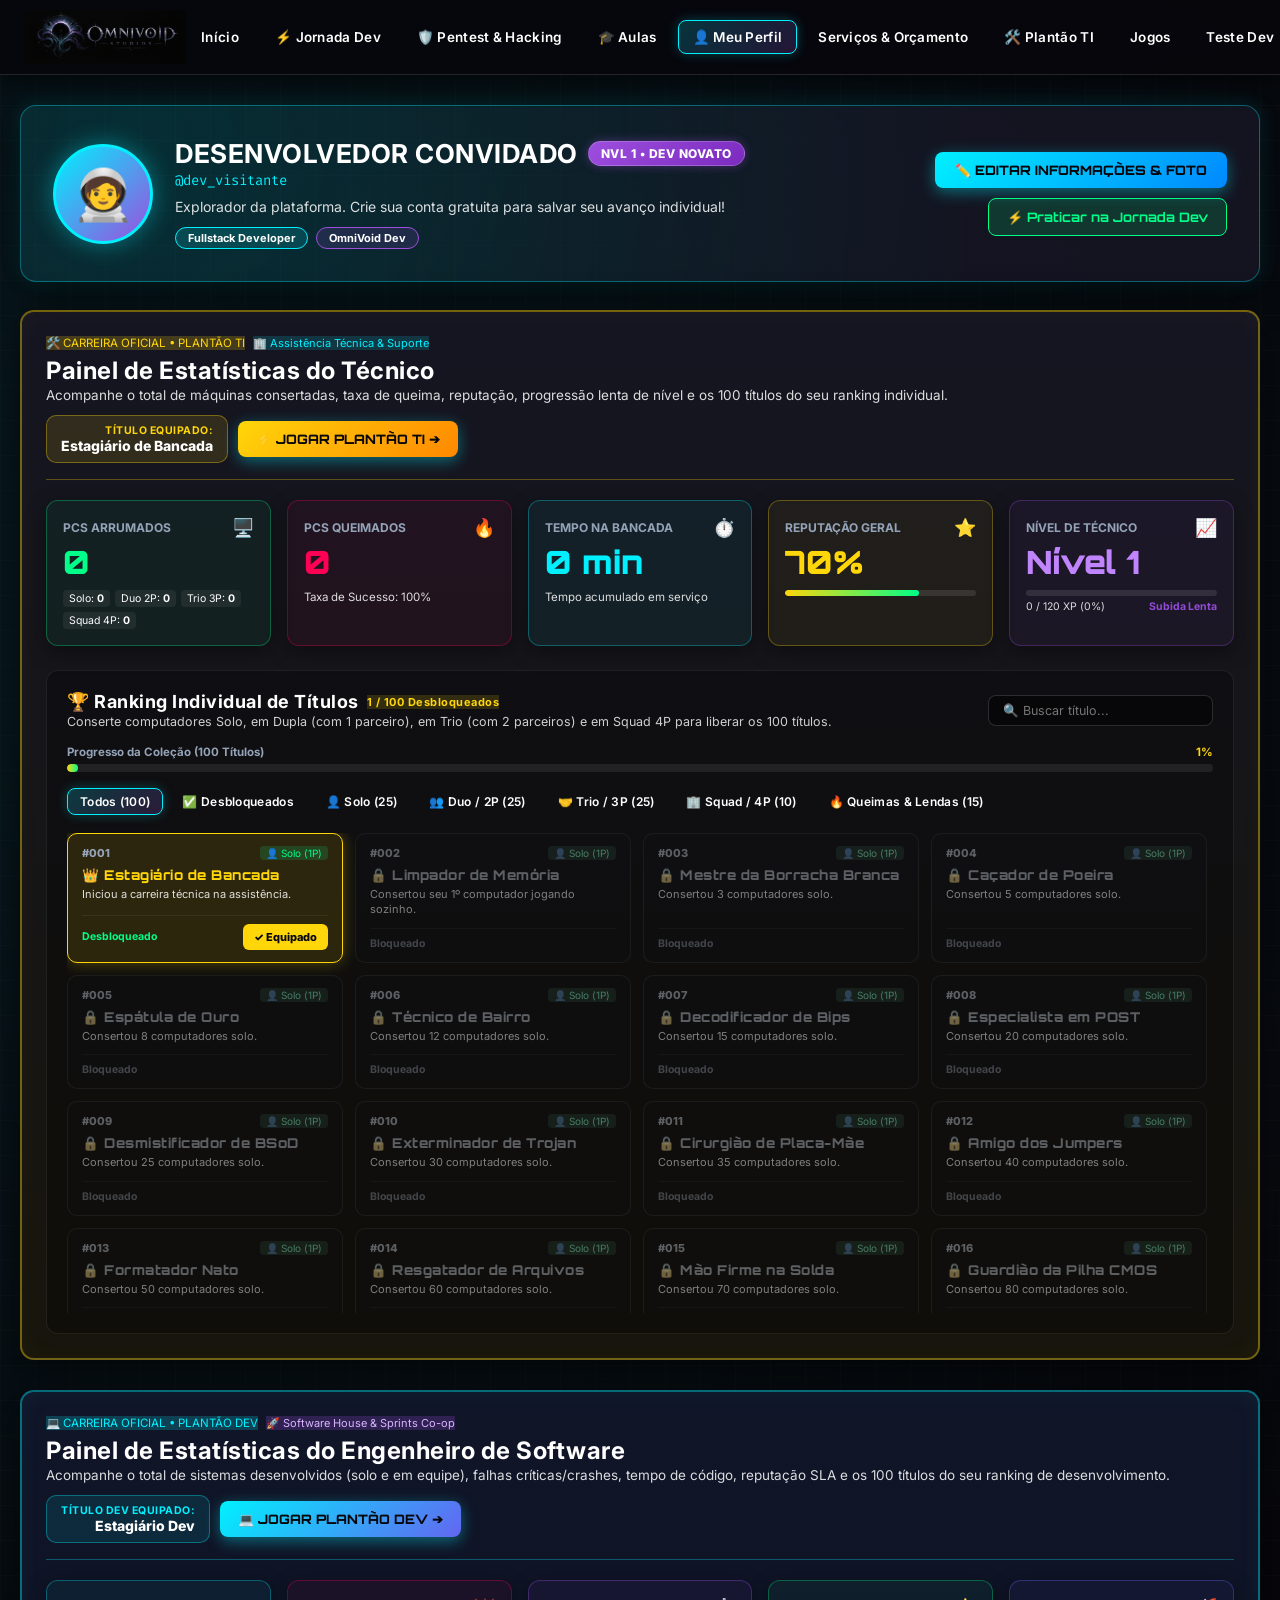
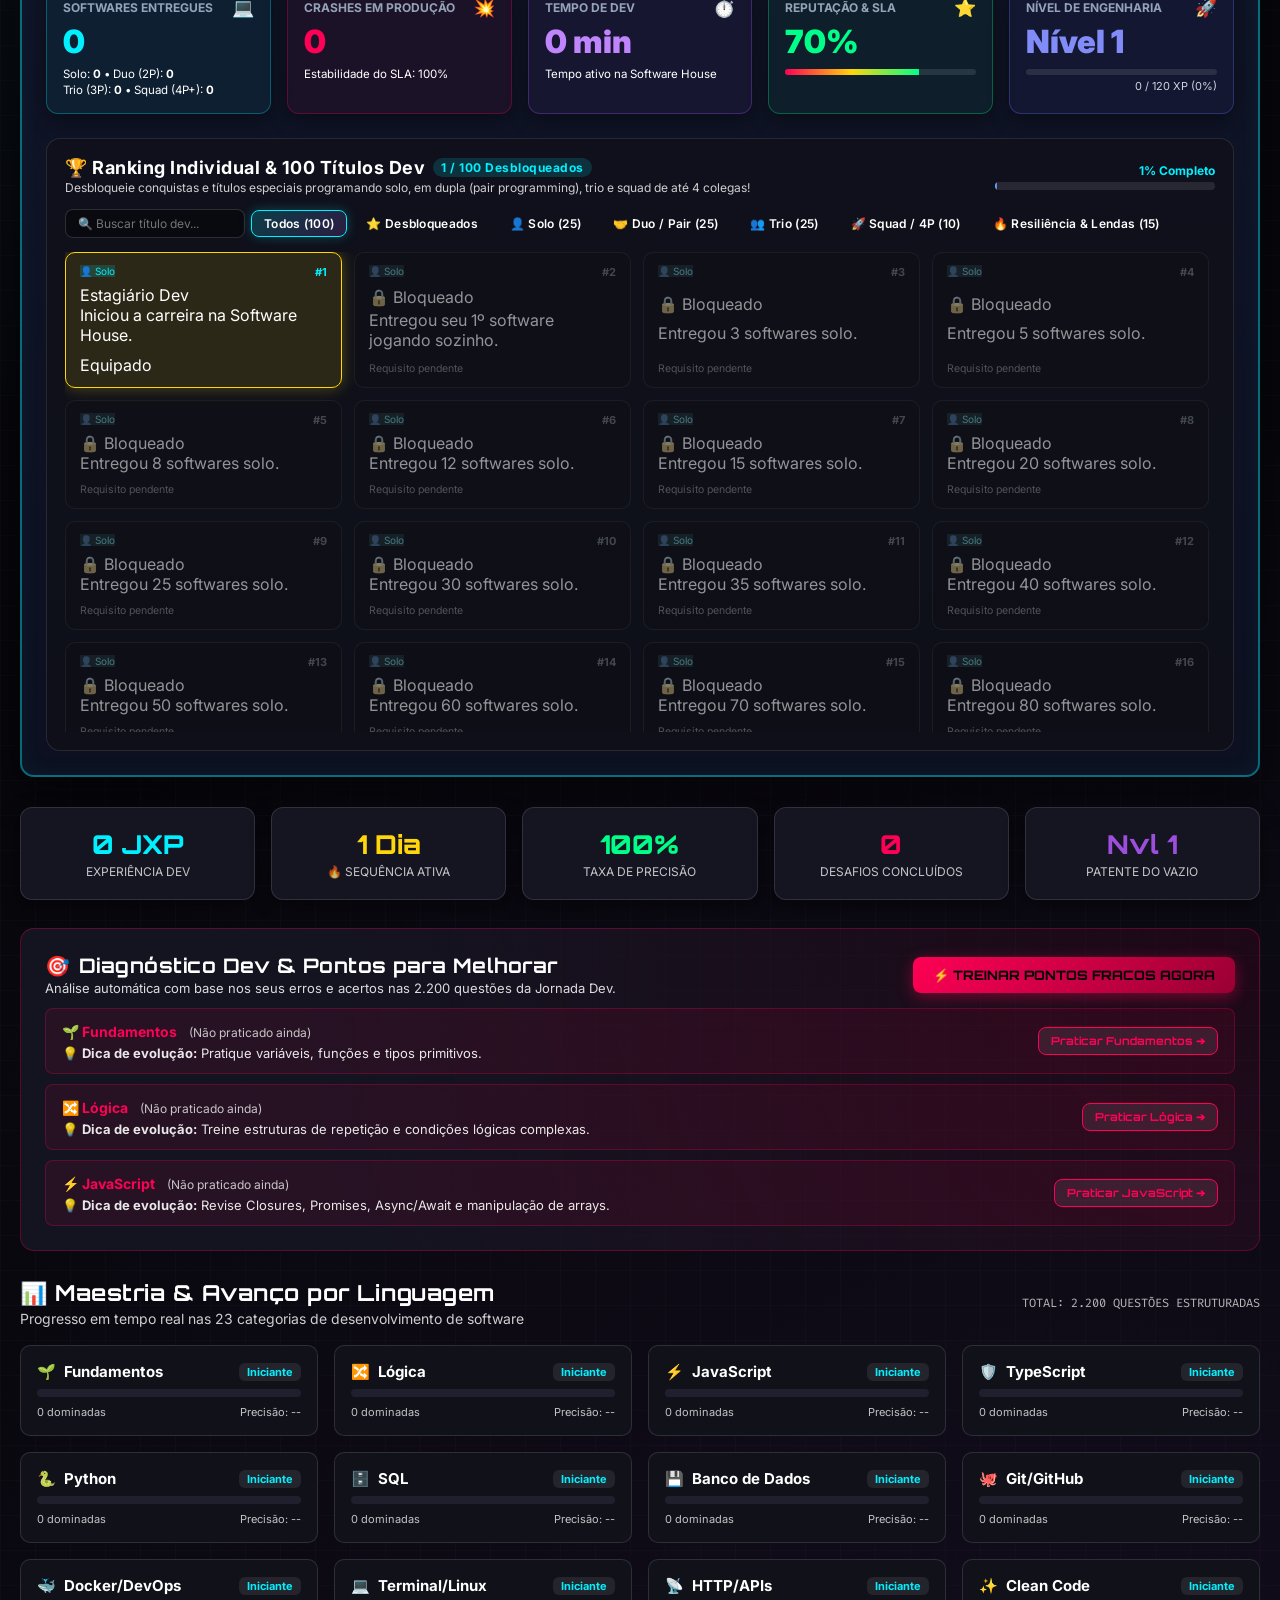
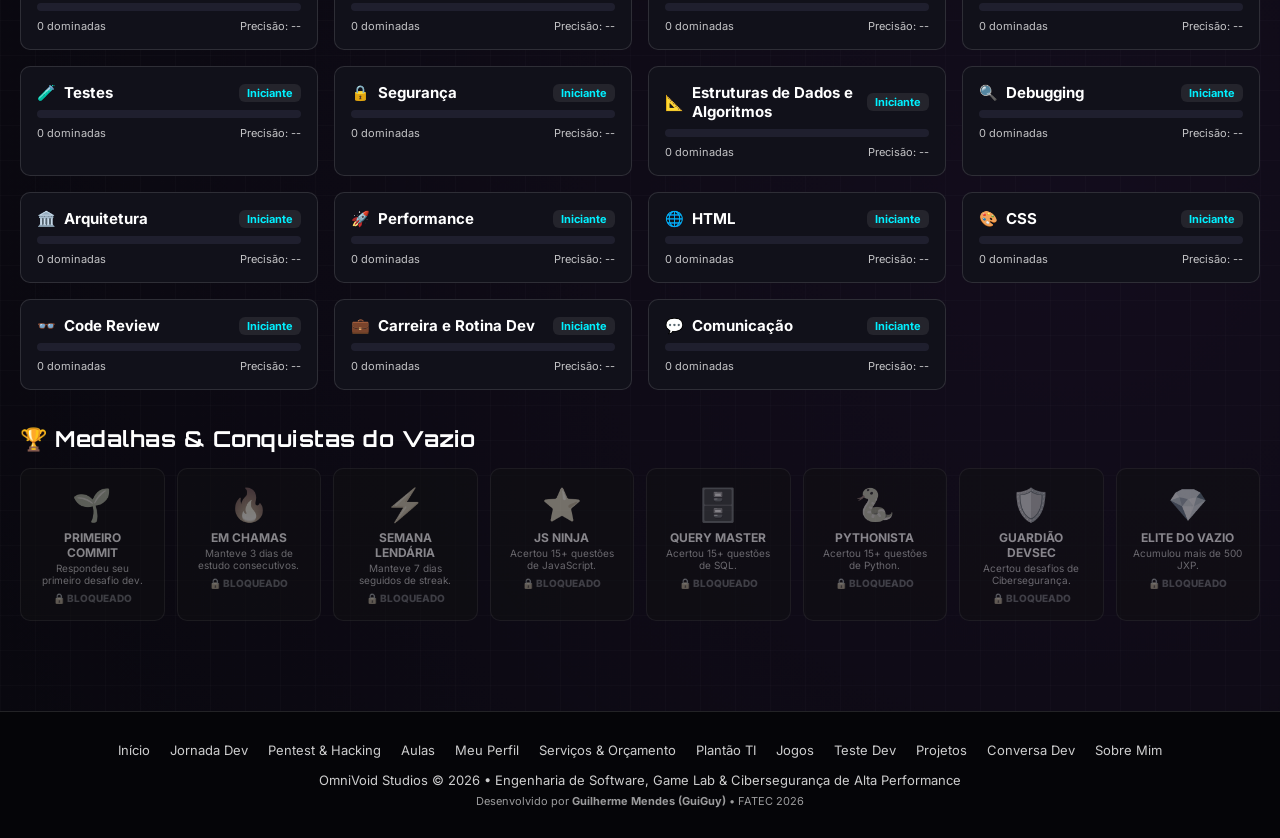
<file: perfil.html>
<!DOCTYPE html>
<html lang="pt-BR">
<head>
	<title>Meu Perfil Dev | OmniVoid Studios</title>
	
	<meta charset="UTF-8">
	<meta name="viewport" content="width=device-width, initial-scale=1.0">
	<link rel="icon" type="image/png" href="index.icon.png">
	<link rel="preconnect" href="https://fonts.googleapis.com">
	<link rel="preconnect" href="https://fonts.gstatic.com" crossorigin>
	<link href="https://fonts.googleapis.com/css2?family=Orbitron:wght@400;600;700;800;900&family=Rajdhani:wght@500;600;700&family=Inter:wght@300;400;500;600;700;800&family=Fira+Code:wght@400;500;600&display=swap" rel="stylesheet">
	<script src="coi-serviceworker.js"></script>
	<style>
		:root {
			--bg-base: #07070c;
			--bg-surface: #101018;
			--bg-card: #151522;
			--bg-card-hover: #1e1e30;
			--border-color: rgba(255, 255, 255, 0.12);
			--border-bright: rgba(255, 255, 255, 0.3);
			--accent-primary: #00f0ff;
			--accent-danger: #ff0055;
			--accent-purple: #9d4edd;
			--accent-emerald: #00ff88;
			--accent-gold: #ffd60a;
			--text-white: #ffffff;
			--font-title: 'Orbitron', sans-serif;
			--font-sub: 'Rajdhani', sans-serif;
			--font-body: 'Inter', sans-serif;
			--font-code: 'Fira Code', monospace;
		}

		* {
			margin: 0;
			padding: 0;
			box-sizing: border-box;
			font-family: var(--font-body);
			color: #ffffff !important;
		}

		body {
			background-color: var(--bg-base);
			background-image: 
				radial-gradient(circle at 15% 15%, rgba(0, 240, 255, 0.08) 0%, transparent 40%),
				radial-gradient(circle at 85% 85%, rgba(157, 78, 221, 0.08) 0%, transparent 40%),
				linear-gradient(rgba(255, 255, 255, 0.015) 1px, transparent 1px),
				linear-gradient(90deg, rgba(255, 255, 255, 0.015) 1px, transparent 1px);
			background-size: 100% 100%, 100% 100%, 35px 35px, 35px 35px;
			min-height: 100vh;
			display: flex;
			flex-direction: column;
			overflow-x: hidden;
		}

		h1, h2, h3, h4, h5, h6 {
			font-family: var(--font-title);
			font-weight: 700;
			color: #ffffff !important;
			letter-spacing: 0.5px;
		}

		p, span, div, a, button, input, textarea, select, li, td, th, b, strong, label {
			color: #ffffff !important;
		}

		a {
			text-decoration: none;
			transition: all 0.25s ease;
		}

		#navbar {
			position: sticky;
			top: 0;
			z-index: 1000;
			background: rgba(7, 7, 12, 0.94);
			backdrop-filter: blur(12px);
			border-bottom: 1px solid var(--border-color);
			padding: 10px 24px;
			display: flex;
			align-items: center;
			justify-content: space-between;
			box-shadow: 0 4px 25px rgba(0, 0, 0, 0.7);
		}

		.nav-brand {
			display: flex;
			align-items: center;
			gap: 12px;
		}

		.nav-logo {
			height: 54px;
			width: auto;
			object-fit: contain;
			filter: none !important;
			transition: transform 0.2s ease;
		}

		.nav-logo:hover {
			transform: scale(1.05);
		}

		.nav-links {
			display: flex;
			align-items: center;
			gap: 6px;
			list-style: none;
		}

		.nav-link {
			display: inline-flex;
			align-items: center;
			gap: 6px;
			padding: 8px 14px;
			border-radius: 8px;
			font-size: 13.5px;
			font-weight: 600;
			letter-spacing: 0.3px;
			color: #ffffff !important;
			background: transparent;
			border: 1px solid transparent;
			transition: all 0.2s ease;
			white-space: nowrap;
		}

		.nav-link:hover {
			background: rgba(255, 255, 255, 0.08);
			border-color: rgba(255, 255, 255, 0.2);
			transform: translateY(-1px);
		}

		.nav-link.active {
			background: linear-gradient(135deg, rgba(0, 240, 255, 0.2) 0%, rgba(157, 78, 221, 0.2) 100%);
			border-color: var(--accent-primary);
			box-shadow: 0 0 12px rgba(0, 240, 255, 0.25);
		}

		.container {
			max-width: 1320px;
			margin: 0 auto;
			padding: 30px 20px 60px;
			width: 100%;
			flex: 1;
		}

		.card {
			background: var(--bg-card);
			border: 1px solid var(--border-color);
			border-radius: 14px;
			padding: 24px;
			box-shadow: 0 8px 30px rgba(0, 0, 0, 0.4);
			transition: all 0.25s ease;
		}

		.card:hover {
			border-color: var(--border-bright);
		}

		.btn-primary {
			display: inline-flex;
			align-items: center;
			gap: 8px;
			background: linear-gradient(135deg, #00f0ff 0%, #0088ff 100%);
			color: #05050a !important;
			font-family: var(--font-title);
			font-weight: 800;
			font-size: 13px;
			padding: 10px 20px;
			border-radius: 8px;
			border: none;
			cursor: pointer;
			box-shadow: 0 4px 15px rgba(0, 240, 255, 0.4);
			transition: all 0.25s ease;
			text-transform: uppercase;
		}

		.btn-primary * { color: #05050a !important; }

		.btn-primary:hover {
			transform: translateY(-2px);
			box-shadow: 0 6px 22px rgba(0, 240, 255, 0.65);
			filter: brightness(1.1);
		}

		.btn-secondary {
			display: inline-flex;
			align-items: center;
			gap: 8px;
			background: rgba(255, 255, 255, 0.08);
			border: 1px solid var(--border-bright);
			font-family: var(--font-title);
			font-weight: 700;
			font-size: 13px;
			padding: 10px 18px;
			border-radius: 8px;
			cursor: pointer;
			transition: all 0.2s ease;
		}

		.btn-secondary:hover {
			background: rgba(255, 255, 255, 0.16);
			border-color: #ffffff;
			transform: translateY(-2px);
		}

		/* Profile Header Box */
		.profile-hero-card {
			background: radial-gradient(circle at 10% 20%, rgba(0, 240, 255, 0.12) 0%, rgba(21, 21, 34, 0.95) 75%);
			border: 1.5px solid rgba(0, 240, 255, 0.35);
			border-radius: 16px;
			padding: 32px;
			margin-bottom: 28px;
			display: flex;
			align-items: center;
			justify-content: space-between;
			flex-wrap: wrap;
			gap: 24px;
			box-shadow: 0 10px 40px rgba(0, 0, 0, 0.6), 0 0 20px rgba(0, 240, 255, 0.15);
		}

		.profile-avatar-wrap {
			position: relative;
			width: 100px;
			height: 100px;
			border-radius: 50%;
			background: linear-gradient(135deg, #00f0ff, #9d4edd);
			display: flex;
			align-items: center;
			justify-content: center;
			font-size: 50px;
			box-shadow: 0 0 25px rgba(0, 240, 255, 0.4);
			border: 3px solid #00f0ff;
			cursor: pointer;
			overflow: hidden;
			flex-shrink: 0;
		}

		.profile-avatar-img {
			width: 100%;
			height: 100%;
			object-fit: cover;
			border-radius: 50%;
		}

		.avatar-edit-overlay {
			position: absolute;
			inset: 0;
			background: rgba(0, 0, 0, 0.65);
			display: flex;
			align-items: center;
			justify-content: center;
			font-size: 14px;
			font-family: var(--font-title);
			font-weight: 700;
			opacity: 0;
			transition: opacity 0.2s;
			border-radius: 50%;
		}

		.profile-avatar-wrap:hover .avatar-edit-overlay {
			opacity: 1;
		}

		.user-main-info {
			display: flex;
			align-items: center;
			gap: 22px;
			flex-wrap: wrap;
		}

		.user-titles-box h2 {
			font-size: 26px;
			text-transform: uppercase;
			display: flex;
			align-items: center;
			gap: 10px;
		}

		.rank-badge {
			background: linear-gradient(135deg, #9d4edd 0%, #7b2cbf 100%);
			padding: 4px 12px;
			border-radius: 20px;
			font-size: 12px;
			font-weight: 800;
			border: 1px solid rgba(255, 255, 255, 0.2);
			box-shadow: 0 0 10px rgba(157, 78, 221, 0.4);
		}

		.user-bio {
			font-size: 14px;
			opacity: 0.85;
			max-width: 600px;
			margin-top: 6px;
			line-height: 1.5;
		}

		/* Stats Grid */
		.stats-cards-grid {
			display: grid;
			grid-template-columns: repeat(auto-fit, minmax(180px, 1fr));
			gap: 16px;
			margin-bottom: 28px;
		}

		.stat-box {
			background: var(--bg-card);
			border: 1px solid var(--border-color);
			border-radius: 12px;
			padding: 20px;
			text-align: center;
			box-shadow: 0 6px 20px rgba(0, 0, 0, 0.4);
		}

		.stat-box .stat-val {
			font-family: var(--font-title);
			font-size: 26px;
			font-weight: 800;
			margin-bottom: 4px;
		}

		.stat-box .stat-lbl {
			font-size: 12px;
			opacity: 0.75;
			text-transform: uppercase;
		}

		/* Progress by Language */
		.skills-grid {
			display: grid;
			grid-template-columns: repeat(auto-fit, minmax(280px, 1fr));
			gap: 16px;
		}

		.skill-card {
			background: #11111a;
			border: 1px solid var(--border-color);
			border-radius: 10px;
			padding: 16px;
		}

		.skill-header {
			display: flex;
			justify-content: space-between;
			align-items: center;
			margin-bottom: 8px;
		}

		.skill-title {
			font-size: 15px;
			font-weight: 700;
			display: flex;
			align-items: center;
			gap: 8px;
		}

		.skill-bar-track {
			height: 8px;
			background: #1f1f2e;
			border-radius: 10px;
			overflow: hidden;
			margin: 8px 0;
		}

		.skill-bar-fill {
			height: 100%;
			background: linear-gradient(90deg, #00f0ff, #00ff88);
			border-radius: 10px;
			transition: width 0.5s ease;
		}

		/* Weak Points / Diagnostics */
		.weak-points-card {
			background: radial-gradient(circle at top right, rgba(255, 0, 85, 0.08) 0%, rgba(21, 21, 34, 0.95) 75%);
			border: 1.5px solid rgba(255, 0, 85, 0.3);
			border-radius: 14px;
			padding: 24px;
			margin-bottom: 28px;
		}

		.weak-item {
			background: rgba(255, 0, 85, 0.08);
			border: 1px solid rgba(255, 0, 85, 0.25);
			border-radius: 8px;
			padding: 12px 16px;
			margin-top: 10px;
			display: flex;
			align-items: center;
			justify-content: space-between;
			gap: 12px;
			flex-wrap: wrap;
		}

		/* Badges & Achievements */
		.badges-grid {
			display: grid;
			grid-template-columns: repeat(auto-fit, minmax(130px, 1fr));
			gap: 12px;
		}

		.badge-item {
			background: #101018;
			border: 1px solid var(--border-color);
			border-radius: 10px;
			padding: 16px;
			text-align: center;
			transition: all 0.2s;
		}

		.badge-item.unlocked {
			border-color: var(--accent-gold);
			background: rgba(255, 214, 10, 0.05);
			box-shadow: 0 0 15px rgba(255, 214, 10, 0.15);
		}

		.badge-item.locked {
			filter: grayscale(0.85);
			opacity: 0.5;
		}

		/* Modals */
		.modal-backdrop {
			position: fixed;
			inset: 0;
			background: rgba(0, 0, 0, 0.85);
			backdrop-filter: blur(10px);
			z-index: 2000;
			display: none;
			align-items: center;
			justify-content: center;
			padding: 20px;
		}

		.modal-box {
			background: var(--bg-surface);
			border: 1px solid var(--border-bright);
			border-radius: 16px;
			padding: 30px;
			max-width: 540px;
			width: 100%;
			position: relative;
			box-shadow: 0 10px 40px rgba(0, 0, 0, 0.8), 0 0 20px rgba(0, 240, 255, 0.2);
			max-height: 90vh;
			overflow-y: auto;
		}

		.modal-close-btn {
			position: absolute;
			top: 18px;
			right: 18px;
			background: rgba(255, 255, 255, 0.1);
			border: none;
			width: 32px;
			height: 32px;
			border-radius: 50%;
			cursor: pointer;
			font-size: 16px;
			display: flex;
			align-items: center;
			justify-content: center;
		}

		.input-field {
			width: 100%;
			background: rgba(0, 0, 0, 0.4);
			border: 1px solid var(--border-color);
			border-radius: 8px;
			padding: 10px 14px;
			font-size: 14px;
			color: #ffffff !important;
			outline: none;
			margin-top: 6px;
			margin-bottom: 14px;
		}

		.input-field:focus {
			border-color: var(--accent-primary);
		}

		.avatar-picker-row {
			display: flex;
			gap: 8px;
			margin: 10px 0 16px 0;
			flex-wrap: wrap;
		}

		.avatar-choice {
			font-size: 26px;
			padding: 6px;
			border-radius: 10px;
			border: 2px solid transparent;
			cursor: pointer;
			transition: all 0.2s;
			background: rgba(255, 255, 255, 0.05);
		}

		.avatar-choice:hover, .avatar-choice.selected {
			border-color: var(--accent-primary);
			background: rgba(0, 240, 255, 0.2);
			transform: scale(1.1);
		}

		footer {
			background: #050508;
			border-top: 1px solid var(--border-color);
			padding: 30px 20px;
			text-align: center;
			margin-top: auto;
		}

		.footer-links {
			display: flex;
			justify-content: center;
			gap: 20px;
			margin-bottom: 14px;
			flex-wrap: wrap;
		}

		.footer-links a {
			font-size: 13px;
			color: #ffffff !important;
			opacity: 0.8;
		}

		.footer-links a:hover {
			opacity: 1;
			color: var(--accent-primary) !important;
		}

		@media (max-width: 1080px) {
			#navbar {
				flex-wrap: wrap;
				gap: 12px;
				padding: 12px 16px;
			}
			.nav-links {
				order: 3;
				width: 100%;
				overflow-x: auto;
				padding-bottom: 4px;
			}
		}
	
		/* Plantão TI Career Card & Titles Styles */
		
		/* Plantão Dev Career Card & Titles Styles */
		.plantaodev-career-card {
			margin-bottom: 30px;
			border: 2px solid rgba(0, 240, 255, 0.4);
			background: linear-gradient(180deg, #101528 0%, #0c1020 100%);
			box-shadow: 0 10px 40px rgba(0,0,0,0.6), inset 0 0 25px rgba(0, 240, 255, 0.05);
		}

		.plantaoti-career-card {
			margin-bottom: 30px;
			border: 2px solid rgba(255, 214, 10, 0.4);
			background: linear-gradient(180deg, #151522 0%, #17150c 100%);
			box-shadow: 0 10px 40px rgba(0,0,0,0.6), inset 0 0 25px rgba(255, 214, 10, 0.04);
		}

		.title-card {
			background: rgba(16, 16, 24, 0.7);
			border: 1px solid rgba(255, 255, 255, 0.1);
			border-radius: 10px;
			padding: 12px 14px;
			display: flex;
			flex-direction: column;
			justify-content: space-between;
			transition: all 0.2s ease;
			position: relative;
		}

		.title-card.unlocked {
			background: rgba(255, 214, 10, 0.05);
			border-color: rgba(255, 214, 10, 0.35);
			box-shadow: 0 4px 15px rgba(255, 214, 10, 0.08);
		}

		.title-card.equipped {
			border-color: var(--accent-gold);
			box-shadow: 0 0 16px rgba(255, 214, 10, 0.3);
			background: rgba(255, 214, 10, 0.12);
		}

		.title-card.locked {
			opacity: 0.55;
			filter: grayscale(0.6);
		}

		.btn-equip-title {
			background: rgba(255, 214, 10, 0.15);
			border: 1px solid rgba(255, 214, 10, 0.4);
			color: #ffd60a !important;
			font-size: 11px;
			font-weight: 800;
			padding: 5px 10px;
			border-radius: 6px;
			cursor: pointer;
			transition: all 0.2s ease;
		}

		.btn-equip-title:hover {
			background: var(--accent-gold);
			color: #07070c !important;
		}

		.btn-equip-title.active {
			background: #ffd60a;
			color: #07070c !important;
			cursor: default;
		}
	</style>
</head>
<body>

	<!-- Top Navigation -->
	<nav id="navbar">
		<a href="index.html" class="nav-brand">
			<img src="logo_omnivoid.png" alt="OmniVoid Studios" class="nav-logo">
		</a>

		<ul class="nav-links">
			<li><a href="index.html" class="nav-link">Início</a></li>
			<li><a href="jornada.html" class="nav-link">⚡ Jornada Dev</a></li>
			<li><a href="pentest.html" class="nav-link">🛡️ Pentest &amp; Hacking</a></li>
			<li><a href="aula.html" class="nav-link">🎓 Aulas</a></li>
			<li><a href="perfil.html" class="nav-link active">👤 Meu Perfil</a></li>
			<li><a href="orcamento.html" class="nav-link">Serviços &amp; Orçamento</a></li>
			<li><a href="plantaoti.html" class="nav-link">🛠️ Plantão TI</a></li>
			<li><a href="jogos.html" class="nav-link">Jogos</a></li>
			<li><a href="quiz.html" class="nav-link">Teste Dev</a></li>
			<li><a href="projetos.html" class="nav-link">Projetos</a></li>
			<li><a href="devchat.html" class="nav-link">Conversa Dev</a></li>
			<li><a href="sobre.html" class="nav-link">Sobre Mim</a></li>
		</ul>

		<div class="nav-user-panel">
			<div id="auth-logged-out" style="display: flex; align-items: center; gap: 8px;">
				<button class="nav-auth-btn btn-secondary" onclick="openAuthModal('login')">
					<span>👤 Entrar</span>
				</button>
				<button class="btn-primary" onclick="openAuthModal('register')">
					Cadastrar
				</button>
			</div>

			<div id="auth-logged-in" style="display: none; align-items: center; gap: 8px;">
				<button class="btn-secondary" onclick="openEditProfileModal()" style="padding: 6px 12px; font-size: 12px;">
					✏️ Editar Perfil
				</button>
				<button class="btn-secondary" onclick="handleLogout()" style="padding: 6px 12px; font-size: 12px; color: #ff0055 !important;">
					🚪 Sair
				</button>
			</div>
		</div>
	</nav>

	<main class="container">
		
		<!-- Profile Hero Banner -->
		<section class="profile-hero-card">
			<div class="user-main-info">
				<div class="profile-avatar-wrap" id="avatar-container" onclick="openEditProfileModal()" title="Clique para alterar avatar">
					<span id="user-avatar-display">🧑‍🚀</span>
					<div class="avatar-edit-overlay">Alterar</div>
				</div>
				<div class="user-titles-box">
					<h2 id="user-display-name">
						<span>Desenvolvedor</span>
						<span class="rank-badge" id="user-rank-badge">Nvl 1 • Dev Novato</span>
					</h2>
					<p style="font-family: var(--font-code); color: var(--accent-primary) !important; font-size: 14px; margin-top: 2px;" id="user-handle-display">@dev_omnivoid</p>
					<p class="user-bio" id="user-bio-display">Explorador do Vazio Cósmico, focado no aprendizado e maestria em programação.</p>
					<div style="display: flex; gap: 8px; margin-top: 10px; flex-wrap: wrap;" id="user-specialty-tags">
						<span style="background: rgba(0,240,255,0.15); border: 1px solid var(--accent-primary); padding: 2px 10px; border-radius: 12px; font-size: 11px; font-weight: 700;">Fullstack Developer</span>
						<span style="background: rgba(0,255,136,0.15); border: 1px solid var(--accent-emerald); padding: 2px 10px; border-radius: 12px; font-size: 11px; font-weight: 700;">Game Lab Explorer</span>
					</div>
				</div>
			</div>

			<div style="display: flex; flex-direction: column; gap: 10px; align-items: flex-end;">
				<button class="btn-primary" onclick="openEditProfileModal()">
					✏️ Editar Informações &amp; Foto
				</button>
				<a href="jornada.html" class="btn-secondary" style="background: rgba(0,255,136,0.15); border-color: var(--accent-emerald); color: var(--accent-emerald) !important;">
					⚡ Praticar na Jornada Dev
				</a>
			</div>
		</section>

		<!-- ============================================================== -->
		<!-- PLANTÃO TI: PAINEL DE CARREIRA, ESTATÍSTICAS E 100 TÍTULOS -->
		<!-- ============================================================== -->
		<section class="card plantaoti-career-card">
			<div style="display: flex; justify-content: space-between; align-items: center; border-bottom: 1px solid rgba(255, 214, 10, 0.3); padding-bottom: 16px; margin-bottom: 20px; flex-wrap: wrap; gap: 12px;">
				<div>
					<div style="display: flex; align-items: center; gap: 8px; margin-bottom: 6px; flex-wrap: wrap;">
						<span class="badge" style="background: rgba(255, 214, 10, 0.2); border-color: var(--accent-gold); color: #ffd60a !important; font-size: 11.5px;">
							🛠️ CARREIRA OFICIAL • PLANTÃO TI
						</span>
						<span class="badge" style="background: rgba(0, 240, 255, 0.15); border-color: var(--accent-primary); color: #00f0ff !important; font-size: 11px;">
							🏢 Assistência Técnica & Suporte
						</span>
					</div>
					<h3 style="font-size: 24px; color: #ffffff !important; display: flex; align-items: center; gap: 10px;">
						<span>Painel de Estatísticas do Técnico</span>
					</h3>
					<p style="font-size: 13.5px; opacity: 0.85; margin-top: 2px;">
						Acompanhe o total de máquinas consertadas, taxa de queima, reputação, progressão lenta de nível e os 100 títulos do seu ranking individual.
					</p>
				</div>

				<div style="display: flex; gap: 10px; align-items: center; flex-wrap: wrap;">
					<div style="background: rgba(255, 214, 10, 0.12); border: 1px solid rgba(255, 214, 10, 0.35); padding: 8px 14px; border-radius: 10px; text-align: right;">
						<div style="font-size: 10.5px; text-transform: uppercase; letter-spacing: 0.5px; color: #ffd60a !important; font-weight: 700;">Título Equipado:</div>
						<div style="font-size: 14px; font-weight: 800; color: #ffffff !important;" id="pti-equipped-title">Estagiário de Bancada</div>
					</div>
					<a href="plantaoti.html" class="btn-primary" style="background: linear-gradient(135deg, #ffd60a 0%, #ff8800 100%); color: #07070c !important; font-weight: 800; padding: 10px 18px;">
						⚡ Jogar Plantão TI ➔
					</a>
				</div>
			</div>

			<!-- Grid das 5 Estatísticas Principais -->
			<div style="display: grid; grid-template-columns: repeat(auto-fit, minmax(210px, 1fr)); gap: 16px; margin-bottom: 24px;">
				<!-- 1. Computadores Arrumados -->
				<div class="stat-box" style="background: rgba(0, 255, 136, 0.05); border-color: rgba(0, 255, 136, 0.3); text-align: left; padding: 16px;">
					<div style="display: flex; justify-content: space-between; align-items: center; margin-bottom: 4px;">
						<span style="font-size: 12px; font-weight: 700; color: #94a3b8 !important; text-transform: uppercase;">PCs Arrumados</span>
						<span style="font-size: 18px;">🖥️</span>
					</div>
					<div style="font-size: 32px; font-weight: 900; font-family: var(--font-title); color: #00ff88 !important;" id="pti-repaired-total">0</div>
					<div style="display: flex; gap: 5px; margin-top: 8px; flex-wrap: wrap; font-size: 10.5px;">
						<span style="background: rgba(255,255,255,0.06); padding: 2px 6px; border-radius: 4px;">Solo: <b id="pti-rep-solo">0</b></span>
						<span style="background: rgba(255,255,255,0.06); padding: 2px 6px; border-radius: 4px;" title="Jogando com 1 parceiro">Duo 2P: <b id="pti-rep-duo">0</b></span>
						<span style="background: rgba(255,255,255,0.06); padding: 2px 6px; border-radius: 4px;" title="Jogando com 2 parceiros">Trio 3P: <b id="pti-rep-trio">0</b></span>
						<span style="background: rgba(255,255,255,0.06); padding: 2px 6px; border-radius: 4px;" title="Jogando com 3 parceiros / 4P">Squad 4P: <b id="pti-rep-squad">0</b></span>
					</div>
				</div>

				<!-- 2. Computadores Queimados -->
				<div class="stat-box" style="background: rgba(255, 0, 85, 0.05); border-color: rgba(255, 0, 85, 0.3); text-align: left; padding: 16px;">
					<div style="display: flex; justify-content: space-between; align-items: center; margin-bottom: 4px;">
						<span style="font-size: 12px; font-weight: 700; color: #94a3b8 !important; text-transform: uppercase;">PCs Queimados</span>
						<span style="font-size: 18px;">🔥</span>
					</div>
					<div style="font-size: 32px; font-weight: 900; font-family: var(--font-title); color: #ff0055 !important;" id="pti-burnt-count">0</div>
					<div style="font-size: 11.5px; opacity: 0.85; margin-top: 8px;" id="pti-survival-rate">
						Taxa de Sucesso: 100%
					</div>
				</div>

				<!-- 3. Tempo Total de Jogo -->
				<div class="stat-box" style="background: rgba(0, 240, 255, 0.05); border-color: rgba(0, 240, 255, 0.3); text-align: left; padding: 16px;">
					<div style="display: flex; justify-content: space-between; align-items: center; margin-bottom: 4px;">
						<span style="font-size: 12px; font-weight: 700; color: #94a3b8 !important; text-transform: uppercase;">Tempo na Bancada</span>
						<span style="font-size: 18px;">⏱️</span>
					</div>
					<div style="font-size: 32px; font-weight: 900; font-family: var(--font-title); color: #00f0ff !important;" id="pti-total-time">0 min</div>
					<div style="font-size: 11.5px; opacity: 0.85; margin-top: 8px;">
						Tempo acumulado em serviço
					</div>
				</div>

				<!-- 4. Reputação Geral -->
				<div class="stat-box" style="background: rgba(255, 214, 10, 0.05); border-color: rgba(255, 214, 10, 0.3); text-align: left; padding: 16px;">
					<div style="display: flex; justify-content: space-between; align-items: center; margin-bottom: 4px;">
						<span style="font-size: 12px; font-weight: 700; color: #94a3b8 !important; text-transform: uppercase;">Reputação Geral</span>
						<span style="font-size: 18px;">⭐</span>
					</div>
					<div style="font-size: 32px; font-weight: 900; font-family: var(--font-title); color: #ffd60a !important;" id="pti-reputation-val">70%</div>
					<div style="width: 100%; height: 6px; background: rgba(255,255,255,0.1); border-radius: 99px; margin-top: 8px; overflow: hidden;">
						<div id="pti-reputation-bar" style="height: 100%; width: 70%; background: linear-gradient(90deg, #ffd60a, #00ff88); border-radius: 99px; transition: width 0.3s;"></div>
					</div>
				</div>

				<!-- 5. Nível Geral (Sobe Devagar) -->
				<div class="stat-box" style="background: rgba(157, 78, 221, 0.05); border-color: rgba(157, 78, 221, 0.3); text-align: left; padding: 16px;">
					<div style="display: flex; justify-content: space-between; align-items: center; margin-bottom: 4px;">
						<span style="font-size: 12px; font-weight: 700; color: #94a3b8 !important; text-transform: uppercase;">Nível de Técnico</span>
						<span style="font-size: 18px;">📈</span>
					</div>
					<div style="font-size: 32px; font-weight: 900; font-family: var(--font-title); color: #c084fc !important;" id="pti-level-val">Nível 1</div>
					<div style="width: 100%; height: 6px; background: rgba(255,255,255,0.1); border-radius: 99px; margin-top: 8px; overflow: hidden;">
						<div id="pti-xp-bar" style="height: 100%; width: 0%; background: linear-gradient(90deg, #9d4edd, #00f0ff); border-radius: 99px; transition: width 0.3s;"></div>
					</div>
					<div style="font-size: 10.5px; opacity: 0.85; margin-top: 4px; display: flex; justify-content: space-between;">
						<span id="pti-xp-text">0 / 120 XP</span>
						<span style="color: #a855f7 !important; font-weight: 700;">Subida Lenta</span>
					</div>
				</div>
			</div>

			<!-- Ranking Individual de 100 Títulos -->
			<div style="background: rgba(0,0,0,0.3); border: 1px solid rgba(255,255,255,0.08); border-radius: 12px; padding: 20px;">
				<div style="display: flex; justify-content: space-between; align-items: center; flex-wrap: wrap; gap: 12px; margin-bottom: 16px;">
					<div>
						<h4 style="font-size: 18px; display: flex; align-items: center; gap: 8px;">
							<span>🏆 Ranking Individual de Títulos</span>
							<span class="badge" style="background: rgba(255,214,10,0.15); border-color: #ffd60a; color: #ffd60a !important; font-size: 11px;" id="pti-titles-counter">
								1 / 100 Desbloqueados
							</span>
						</h4>
						<p style="font-size: 12.5px; opacity: 0.8; margin-top: 2px;">
							Conserte computadores Solo, em Dupla (com 1 parceiro), em Trio (com 2 parceiros) e em Squad 4P para liberar os 100 títulos.
						</p>
					</div>

					<div style="display: flex; gap: 8px; align-items: center; flex-wrap: wrap;">
						<input type="text" id="pti-search-title" placeholder="🔍 Buscar título..." oninput="handleSearchTitle(this.value)" style="background: rgba(0,0,0,0.5); border: 1px solid rgba(255,255,255,0.15); padding: 7px 14px; border-radius: 8px; font-size: 12.5px; outline: none; min-width: 200px;">
					</div>
				</div>

				<!-- Barra de Progresso Geral dos 100 Títulos -->
				<div style="margin-bottom: 16px;">
					<div style="display: flex; justify-content: space-between; font-size: 11.5px; font-weight: 700; margin-bottom: 5px;">
						<span style="color: #94a3b8 !important;">Progresso da Coleção (100 Títulos)</span>
						<span id="pti-titles-percent" style="color: var(--accent-gold) !important;">1%</span>
					</div>
					<div style="width: 100%; height: 8px; background: rgba(255,255,255,0.08); border-radius: 99px; overflow: hidden;">
						<div id="pti-titles-prog-fill" style="width: 1%; height: 100%; background: linear-gradient(90deg, #ffd60a, #00ff88); border-radius: 99px; transition: width 0.3s ease;"></div>
					</div>
				</div>

				<!-- Filtros dos Títulos -->
				<div style="display: flex; gap: 6px; flex-wrap: wrap; margin-bottom: 18px;" id="pti-filter-tabs">
					<button class="nav-link active" onclick="setTitlesFilter('all', this)" style="padding: 5px 12px; font-size: 12px;">Todos (100)</button>
					<button class="nav-link" onclick="setTitlesFilter('unlocked', this)" style="padding: 5px 12px; font-size: 12px;">✅ Desbloqueados</button>
					<button class="nav-link" onclick="setTitlesFilter('solo', this)" style="padding: 5px 12px; font-size: 12px;">👤 Solo (25)</button>
					<button class="nav-link" onclick="setTitlesFilter('duo', this)" style="padding: 5px 12px; font-size: 12px;">👥 Duo / 2P (25)</button>
					<button class="nav-link" onclick="setTitlesFilter('trio', this)" style="padding: 5px 12px; font-size: 12px;">🤝 Trio / 3P (25)</button>
					<button class="nav-link" onclick="setTitlesFilter('squad', this)" style="padding: 5px 12px; font-size: 12px;">🏢 Squad / 4P (10)</button>
					<button class="nav-link" onclick="setTitlesFilter('special', this)" style="padding: 5px 12px; font-size: 12px;">🔥 Queimas &amp; Lendas (15)</button>
				</div>

				<!-- Grid com os Cards dos Títulos -->
				<div style="display: grid; grid-template-columns: repeat(auto-fill, minmax(250px, 1fr)); gap: 12px; max-height: 480px; overflow-y: auto; padding-right: 6px;" id="pti-titles-grid">
					<!-- Preenchido dinamicamente via renderTitles() -->
				</div>
			</div>
		</section>

		<!-- ============================================================== -->
		<!-- PLANTÃO DEV: PAINEL DE CARREIRA, ESTATÍSTICAS E 100 TÍTULOS -->
		<!-- ============================================================== -->
		<section class="card plantaodev-career-card">
			<div style="display: flex; justify-content: space-between; align-items: center; border-bottom: 1px solid rgba(0, 240, 255, 0.3); padding-bottom: 16px; margin-bottom: 20px; flex-wrap: wrap; gap: 12px;">
				<div>
					<div style="display: flex; align-items: center; gap: 8px; margin-bottom: 6px; flex-wrap: wrap;">
						<span class="badge" style="background: rgba(0, 240, 255, 0.2); border-color: var(--accent-primary); color: #00f0ff !important; font-size: 11.5px;">
							💻 CARREIRA OFICIAL • PLANTÃO DEV
						</span>
						<span class="badge" style="background: rgba(168, 85, 247, 0.2); border-color: #a855f7; color: #d8b4fe !important; font-size: 11px;">
							🚀 Software House &amp; Sprints Co-op
						</span>
					</div>
					<h3 style="font-size: 24px; color: #ffffff !important; display: flex; align-items: center; gap: 10px;">
						<span>Painel de Estatísticas do Engenheiro de Software</span>
					</h3>
					<p style="font-size: 13.5px; opacity: 0.85; margin-top: 2px;">
						Acompanhe o total de sistemas desenvolvidos (solo e em equipe), falhas críticas/crashes, tempo de código, reputação SLA e os 100 títulos do seu ranking de desenvolvimento.
					</p>
				</div>

				<div style="display: flex; gap: 10px; align-items: center; flex-wrap: wrap;">
					<div style="background: rgba(0, 240, 255, 0.1); border: 1px solid rgba(0, 240, 255, 0.35); padding: 8px 14px; border-radius: 10px; text-align: right;">
						<div style="font-size: 10.5px; text-transform: uppercase; letter-spacing: 0.5px; color: #00f0ff !important; font-weight: 700;">Título Dev Equipado:</div>
						<div style="font-size: 14px; font-weight: 800; color: #ffffff !important;" id="pdev-equipped-title">Estagiário Dev</div>
					</div>
					<a href="plantaoti.html?game=dev" class="btn-primary" style="background: linear-gradient(135deg, #00f0ff 0%, #6366f1 100%); color: #07070c !important; font-weight: 800; padding: 10px 18px;">
						💻 Jogar Plantão Dev ➔
					</a>
				</div>
			</div>

			<!-- Grid das 5 Estatísticas Principais Dev -->
			<div style="display: grid; grid-template-columns: repeat(auto-fit, minmax(210px, 1fr)); gap: 16px; margin-bottom: 24px;">
				<!-- 1. Softwares Desenvolvidos -->
				<div class="stat-box" style="background: rgba(0, 240, 255, 0.05); border-color: rgba(0, 240, 255, 0.3); text-align: left; padding: 16px;">
					<div style="display: flex; justify-content: space-between; align-items: center; margin-bottom: 4px;">
						<span style="font-size: 12px; font-weight: 700; color: #94a3b8 !important; text-transform: uppercase;">Softwares Entregues</span>
						<span style="font-size: 18px;">💻</span>
					</div>
					<div style="font-size: 32px; font-weight: 900; color: #00f0ff !important;" id="pdev-developed-total">0</div>
					<div style="font-size: 11.5px; color: #cbd5e1 !important; margin-top: 6px; display: flex; flex-direction: column; gap: 2px;">
						<span>Solo: <b id="pdev-developed-solo" style="color: #ffffff !important;">0</b> • Duo (2P): <b id="pdev-developed-duo" style="color: #ffffff !important;">0</b></span>
						<span>Trio (3P): <b id="pdev-developed-trio" style="color: #ffffff !important;">0</b> • Squad (4P+): <b id="pdev-developed-squad" style="color: #ffffff !important;">0</b></span>
					</div>
				</div>

				<!-- 2. Crashes / Incidentes Críticos -->
				<div class="stat-box" style="background: rgba(255, 0, 85, 0.05); border-color: rgba(255, 0, 85, 0.3); text-align: left; padding: 16px;">
					<div style="display: flex; justify-content: space-between; align-items: center; margin-bottom: 4px;">
						<span style="font-size: 12px; font-weight: 700; color: #94a3b8 !important; text-transform: uppercase;">Crashes em Produção</span>
						<span style="font-size: 18px;">💥</span>
					</div>
					<div style="font-size: 32px; font-weight: 900; color: #ff0055 !important;" id="pdev-crashes-count">0</div>
					<div style="font-size: 11.5px; color: #cbd5e1 !important; margin-top: 6px;">
						<span id="pdev-stability-rate">Estabilidade do SLA: 100%</span>
					</div>
				</div>

				<!-- 3. Tempo Total de Código -->
				<div class="stat-box" style="background: rgba(168, 85, 247, 0.05); border-color: rgba(168, 85, 247, 0.3); text-align: left; padding: 16px;">
					<div style="display: flex; justify-content: space-between; align-items: center; margin-bottom: 4px;">
						<span style="font-size: 12px; font-weight: 700; color: #94a3b8 !important; text-transform: uppercase;">Tempo de Dev</span>
						<span style="font-size: 18px;">⏱️</span>
					</div>
					<div style="font-size: 32px; font-weight: 900; color: #c084fc !important;" id="pdev-total-time">0 min</div>
					<div style="font-size: 11.5px; color: #cbd5e1 !important; margin-top: 6px;">
						<span>Tempo ativo na Software House</span>
					</div>
				</div>

				<!-- 4. Reputação & SLA -->
				<div class="stat-box" style="background: rgba(0, 255, 136, 0.05); border-color: rgba(0, 255, 136, 0.3); text-align: left; padding: 16px;">
					<div style="display: flex; justify-content: space-between; align-items: center; margin-bottom: 4px;">
						<span style="font-size: 12px; font-weight: 700; color: #94a3b8 !important; text-transform: uppercase;">Reputação &amp; SLA</span>
						<span style="font-size: 18px;">⭐</span>
					</div>
					<div style="font-size: 32px; font-weight: 900; color: #00ff88 !important;" id="pdev-reputation-val">70%</div>
					<div style="margin-top: 8px; width: 100%; height: 6px; background: rgba(255,255,255,0.1); border-radius: 99px; overflow: hidden;">
						<div id="pdev-reputation-bar" style="width: 70%; height: 100%; background: linear-gradient(90deg, #ff0055, #ffd60a 50%, #00ff88 100%);"></div>
					</div>
				</div>

				<!-- 5. Nível Dev (Progressão Lenta) -->
				<div class="stat-box" style="background: rgba(99, 102, 241, 0.05); border-color: rgba(99, 102, 241, 0.35); text-align: left; padding: 16px;">
					<div style="display: flex; justify-content: space-between; align-items: center; margin-bottom: 4px;">
						<span style="font-size: 12px; font-weight: 700; color: #94a3b8 !important; text-transform: uppercase;">Nível de Engenharia</span>
						<span style="font-size: 18px;">🚀</span>
					</div>
					<div style="font-size: 32px; font-weight: 900; color: #818cf8 !important;" id="pdev-level-val">Nível 1</div>
					<div style="margin-top: 8px; width: 100%; height: 6px; background: rgba(255,255,255,0.1); border-radius: 99px; overflow: hidden;">
						<div id="pdev-xp-bar" style="width: 0%; height: 100%; background: linear-gradient(90deg, #00f0ff, #818cf8); transition: width 0.4s ease;"></div>
					</div>
					<div style="font-size: 11px; color: #cbd5e1 !important; margin-top: 4px; text-align: right;" id="pdev-xp-text">0 / 100 XP (0%)</div>
				</div>
			</div>

			<!-- Galeria dos 100 Títulos do Plantão Dev -->
			<div style="background: rgba(16, 16, 24, 0.7); border: 1px solid rgba(255, 255, 255, 0.1); border-radius: 14px; padding: 18px;">
				<div style="display: flex; justify-content: space-between; align-items: center; margin-bottom: 14px; flex-wrap: wrap; gap: 10px;">
					<div>
						<h4 style="font-size: 18px; margin: 0; color: #ffffff !important; display: flex; align-items: center; gap: 8px;">
							<span>🏆 Ranking Individual &amp; 100 Títulos Dev</span>
							<span style="font-size: 12px; background: rgba(0, 240, 255, 0.15); color: #00f0ff !important; padding: 2px 8px; border-radius: 99px; font-weight: 700;" id="pdev-titles-counter">1 / 100 Desbloqueados</span>
						</h4>
						<p style="font-size: 12px; opacity: 0.8; margin-top: 2px;">
							Desbloqueie conquistas e títulos especiais programando solo, em dupla (pair programming), trio e squad de até 4 colegas!
						</p>
					</div>

					<!-- Barra de Progresso dos Títulos Dev -->
					<div style="min-width: 220px; text-align: right;">
						<div style="font-size: 12px; font-weight: 700; color: #00f0ff !important; margin-bottom: 4px;" id="pdev-titles-percent">1% Completo</div>
						<div style="width: 100%; height: 8px; background: rgba(255,255,255,0.1); border-radius: 99px; overflow: hidden;">
							<div id="pdev-titles-prog-fill" style="width: 1%; height: 100%; background: linear-gradient(90deg, #00f0ff, #a855f7); transition: width 0.3s ease;"></div>
						</div>
					</div>
				</div>

				<!-- Filtros dos Títulos Dev -->
				<div style="display: flex; gap: 6px; margin-bottom: 14px; flex-wrap: wrap; align-items: center;">
					<input type="text" id="pdev-title-search" placeholder="🔍 Buscar título dev..." oninput="filterDevTitles(this.value)" style="background: rgba(0,0,0,0.4); border: 1px solid rgba(255,255,255,0.15); border-radius: 8px; padding: 6px 12px; font-size: 12px; color: #ffffff !important; max-width: 180px;">
					<button class="nav-link active" onclick="setDevTitlesFilter('all', this)" style="padding: 5px 12px; font-size: 12px;">Todos (100)</button>
					<button class="nav-link" onclick="setDevTitlesFilter('unlocked', this)" style="padding: 5px 12px; font-size: 12px;">⭐ Desbloqueados</button>
					<button class="nav-link" onclick="setDevTitlesFilter('solo', this)" style="padding: 5px 12px; font-size: 12px;">👤 Solo (25)</button>
					<button class="nav-link" onclick="setDevTitlesFilter('duo', this)" style="padding: 5px 12px; font-size: 12px;">🤝 Duo / Pair (25)</button>
					<button class="nav-link" onclick="setDevTitlesFilter('trio', this)" style="padding: 5px 12px; font-size: 12px;">👥 Trio (25)</button>
					<button class="nav-link" onclick="setDevTitlesFilter('squad', this)" style="padding: 5px 12px; font-size: 12px;">🚀 Squad / 4P (10)</button>
					<button class="nav-link" onclick="setDevTitlesFilter('special', this)" style="padding: 5px 12px; font-size: 12px;">🔥 Resiliência &amp; Lendas (15)</button>
				</div>

				<!-- Grid com os Cards dos Títulos Dev -->
				<div style="display: grid; grid-template-columns: repeat(auto-fill, minmax(250px, 1fr)); gap: 12px; max-height: 480px; overflow-y: auto; padding-right: 6px;" id="pdev-titles-grid">
					<!-- Preenchido dinamicamente via renderDevTitlesGrid() -->
				</div>
			</div>
		</section>

		<!-- Global Stats Row -->
		<section class="stats-cards-grid">
			<div class="stat-box">
				<div class="stat-val" style="color: var(--accent-primary) !important;" id="stat-jxp">0 JXP</div>
				<div class="stat-lbl">Experiência Dev</div>
			</div>
			<div class="stat-box">
				<div class="stat-val" style="color: var(--accent-gold) !important;" id="stat-streak">1 Dia</div>
				<div class="stat-lbl">🔥 Sequência Ativa</div>
			</div>
			<div class="stat-box">
				<div class="stat-val" style="color: var(--accent-emerald) !important;" id="stat-accuracy">100%</div>
				<div class="stat-lbl">Taxa de Precisão</div>
			</div>
			<div class="stat-box">
				<div class="stat-val" style="color: var(--accent-danger) !important;" id="stat-solved">0</div>
				<div class="stat-lbl">Desafios Concluídos</div>
			</div>
			<div class="stat-box">
				<div class="stat-val" style="color: var(--accent-purple) !important;" id="stat-level-num">Nvl 1</div>
				<div class="stat-lbl">Patente do Vazio</div>
			</div>
		</section>

		<!-- DIAGNOSTIC: POINTS TO IMPROVE (PONTOS PARA MELHORAR) -->
		<section class="weak-points-card">
			<div style="display: flex; justify-content: space-between; align-items: center; margin-bottom: 12px; flex-wrap: wrap; gap: 10px;">
				<div>
					<h3 style="font-size: 20px; display: flex; align-items: center; gap: 8px;">
						<span style="color: var(--accent-danger) !important;">🎯</span> Diagnóstico Dev &amp; Pontos para Melhorar
					</h3>
					<p style="font-size: 13px; opacity: 0.85; margin-top: 2px;">
						Análise automática com base nos seus erros e acertos nas 2.200 questões da Jornada Dev.
					</p>
				</div>
				<a href="jornada.html" class="btn-primary" style="background: linear-gradient(135deg, #ff0055 0%, #990033 100%); box-shadow: 0 4px 15px rgba(255,0,85,0.4);">
					⚡ Treinar Pontos Fracos Agora
				</a>
			</div>

			<div id="weak-points-list">
				<!-- Dynamically populated by analyzer -->
			</div>
		</section>

		<!-- DETAILED SKILL PROGRESS BY LANGUAGE -->
		<section style="margin-bottom: 35px;">
			<div style="display: flex; justify-content: space-between; align-items: center; margin-bottom: 18px; flex-wrap: wrap; gap: 10px;">
				<div>
					<h2 style="font-size: 22px; margin-bottom: 4px;">📊 Maestria &amp; Avanço por Linguagem</h2>
					<p style="font-size: 14px; opacity: 0.8;">Progresso em tempo real nas 23 categorias de desenvolvimento de software</p>
				</div>
				<div style="font-size: 12px; opacity: 0.7; font-family: var(--font-code);">
					TOTAL: 2.200 QUESTÕES ESTRUTURADAS
				</div>
			</div>

			<div class="skills-grid" id="skills-progress-container">
				<!-- Dynamically populated by script -->
			</div>
		</section>

		<!-- BADGES & CONQUISTAS -->
		<section style="margin-bottom: 30px;">
			<h2 style="font-size: 22px; margin-bottom: 16px;">🏆 Medalhas &amp; Conquistas do Vazio</h2>
			<div class="badges-grid" id="badges-container">
				<!-- Dynamically populated -->
			</div>
		</section>

	</main>

	<!-- MODAL: EDIT PROFILE & AVATAR -->
	<div id="modal-edit-profile" class="modal-backdrop" onclick="closeModalOnBackdrop(event, 'modal-edit-profile')">
		<div class="modal-box">
			<button class="modal-close-btn" onclick="closeModal('modal-edit-profile')">✕</button>
			
			<h3 style="font-size: 20px; margin-bottom: 8px;">Editar Meu Perfil Dev</h3>
			<p style="font-size: 13px; opacity: 0.85; margin-bottom: 20px;">Personalize sua foto, nome de exibição e especialidades de carreira.</p>

			<form onsubmit="handleSaveProfile(event)">
				<label style="font-size: 12px; font-weight: 700; text-transform: uppercase;">Escolha seu Avatar Temático:</label>
				<div class="avatar-picker-row">
					<div class="avatar-choice selected" onclick="selectEditAvatar('🧑‍🚀', this)">🧑‍🚀</div>
					<div class="avatar-choice" onclick="selectEditAvatar('🧙‍♂️', this)">🧙‍♂️</div>
					<div class="avatar-choice" onclick="selectEditAvatar('🤖', this)">🤖</div>
					<div class="avatar-choice" onclick="selectEditAvatar('🐱', this)">🐱</div>
					<div class="avatar-choice" onclick="selectEditAvatar('👾', this)">👾</div>
					<div class="avatar-choice" onclick="selectEditAvatar('🥷', this)">🥷</div>
					<div class="avatar-choice" onclick="selectEditAvatar('⚡', this)">⚡</div>
					<div class="avatar-choice" onclick="selectEditAvatar('🐉', this)">🐉</div>
					<div class="avatar-choice" onclick="selectEditAvatar('🧠', this)">🧠</div>
					<div class="avatar-choice" onclick="selectEditAvatar('🚀', this)">🚀</div>
					<div class="avatar-choice" onclick="selectEditAvatar('🛡️', this)">🛡️</div>
					<div class="avatar-choice" onclick="selectEditAvatar('👑', this)">👑</div>
				</div>

				<label style="font-size: 12px; font-weight: 700;">Ou use a URL de uma Imagem Personalizada:</label>
				<input type="url" id="edit-avatar-url" class="input-field" placeholder="https://exemplo.com/minha-foto.png">

				<label style="font-size: 12px; font-weight: 700;">Nome Completo / Exibição:</label>
				<input type="text" id="edit-name" class="input-field" placeholder="Ex: Guilherme Mendes" required>

				<label style="font-size: 12px; font-weight: 700;">Nickname Dev (@):</label>
				<input type="text" id="edit-nickname" class="input-field" placeholder="Ex: guiguy" required>

				<label style="font-size: 12px; font-weight: 700;">Especialidade / Foco:</label>
				<select id="edit-specialty" class="input-field" style="background:#0c0c14;">
					<option value="Fullstack Developer">Fullstack Developer</option>
					<option value="Game Developer (Godot / Unity)">Game Developer (Godot / Unity)</option>
					<option value="Frontend Specialist (React / Vue / Web)">Frontend Specialist</option>
					<option value="Backend &amp; Cloud (Node / Python / SQL)">Backend &amp; Cloud</option>
					<option value="DevOps &amp; Infra (Docker / Linux)">DevOps &amp; Infra</option>
					<option value="Cibersegurança &amp; AppSec">Cibersegurança &amp; AppSec</option>
				</select>

				<label style="font-size: 12px; font-weight: 700;">Biografia Dev:</label>
				<textarea id="edit-bio" class="input-field" style="height: 70px; resize: none;" placeholder="Conte um pouco sobre sua trajetória, tecnologias que você ama e seus objetivos..."></textarea>

				<div style="display: flex; gap: 10px; justify-content: flex-end; margin-top: 10px;">
					<button type="button" class="btn-secondary" onclick="closeModal('modal-edit-profile')">Cancelar</button>
					<button type="submit" class="btn-primary">Salvar Perfil ➔</button>
				</div>
			</form>
		</div>
	</div>

	<!-- MODAL: AUTHENTICATION (LOGIN / REGISTER) -->
	<div id="modal-auth" class="modal-backdrop" onclick="closeModalOnBackdrop(event, 'modal-auth')">
		<div class="modal-box">
			<button class="modal-close-btn" onclick="closeModal('modal-auth')">✕</button>
			
			<div style="display: flex; gap: 12px; margin-bottom: 20px; border-bottom: 1px solid rgba(255,255,255,0.12); padding-bottom: 10px;">
				<button id="tab-btn-login" class="nav-link active" onclick="switchAuthTab('login')">Entrar na Conta</button>
				<button id="tab-btn-register" class="nav-link" onclick="switchAuthTab('register')">Novo Cadastro</button>
			</div>

			<form id="form-login" onsubmit="handleLoginSubmit(event)">
				<h3 style="font-size: 18px; margin-bottom: 12px;">Entrar no Portal OmniVoid</h3>
				<p style="font-size: 13px; margin-bottom: 16px; opacity: 0.85;">Acesse sua conta para salvar recordes, simular orçamentos e ver seu avanço na Jornada Dev.</p>

				<label style="font-size: 12px; font-weight: 600;">E-mail ou Nickname:</label>
				<input type="text" id="login-identifier" class="input-field" placeholder="ex: seu_nickname ou seu@email.com" required>

				<label style="font-size: 12px; font-weight: 600;">Senha:</label>
				<input type="password" id="login-password" class="input-field" placeholder="Sua senha de acesso" required>

				<button type="submit" class="btn-primary" style="width: 100%; justify-content: center; margin-top: 10px;">
					🚀 Entrar na Conta
				</button>
			</form>

			<form id="form-register" style="display: none;" onsubmit="handleRegisterSubmit(event)">
				<h3 style="font-size: 18px; margin-bottom: 12px;">Criar Conta de Desenvolvedor</h3>
				<p style="font-size: 13px; margin-bottom: 16px; opacity: 0.85;">Cadastre-se para ter seu painel exclusivo, diagnosticar pontos para melhorar e salvar seu progresso.</p>

				<label style="font-size: 12px; font-weight: 600;">Escolha seu Avatar:</label>
				<div class="avatar-picker-row">
					<div class="avatar-choice selected" onclick="selectRegAvatar('🧑‍🚀', this)">🧑‍🚀</div>
					<div class="avatar-choice" onclick="selectRegAvatar('🧙‍♂️', this)">🧙‍♂️</div>
					<div class="avatar-choice" onclick="selectRegAvatar('🤖', this)">🤖</div>
					<div class="avatar-choice" onclick="selectRegAvatar('🐱', this)">🐱</div>
					<div class="avatar-choice" onclick="selectRegAvatar('👾', this)">👾</div>
					<div class="avatar-choice" onclick="selectRegAvatar('🥷', this)">🥷</div>
				</div>

				<label style="font-size: 12px; font-weight: 600;">Nome Completo:</label>
				<input type="text" id="reg-name" class="input-field" placeholder="Seu nome completo" required>

				<label style="font-size: 12px; font-weight: 600;">Nickname Dev (@):</label>
				<input type="text" id="reg-nickname" class="input-field" placeholder="ex: dev_hunter" required>

				<label style="font-size: 12px; font-weight: 600;">Especialidade / Foco Inicial:</label>
				<select id="reg-specialty" class="input-field" style="background:#0c0c14;">
					<option value="Fullstack Developer">Fullstack Developer</option>
					<option value="Game Developer (Godot / Unity)">Game Developer</option>
					<option value="Frontend (Web)">Frontend</option>
					<option value="Backend (Node / Python / SQL)">Backend</option>
					<option value="DevOps &amp; Infra">DevOps &amp; Infra</option>
					<option value="Cibersegurança">Cibersegurança</option>
				</select>

				<label style="font-size: 12px; font-weight: 600;">E-mail:</label>
				<input type="email" id="reg-email" class="input-field" placeholder="seu.email@exemplo.com" required>

				<label style="font-size: 12px; font-weight: 600;">Senha:</label>
				<input type="password" id="reg-password" class="input-field" placeholder="Defina uma senha segura" required>

				<button type="submit" class="btn-primary" style="width: 100%; justify-content: center; margin-top: 10px;">
					✨ Criar Minha Conta &amp; Acessar Painel
				</button>
			</form>
		</div>
	</div>

	<footer>
		<div class="footer-links">
			<a href="index.html">Início</a>
			<a href="jornada.html">Jornada Dev</a>
			<a href="pentest.html">Pentest &amp; Hacking</a>
			<a href="aula.html">Aulas</a>
			<a href="perfil.html">Meu Perfil</a>
			<a href="orcamento.html">Serviços &amp; Orçamento</a>
			<a href="plantaoti.html">Plantão TI</a>
			<a href="jogos.html">Jogos</a>
			<a href="quiz.html">Teste Dev</a>
			<a href="projetos.html">Projetos</a>
			<a href="devchat.html">Conversa Dev</a>
			<a href="sobre.html">Sobre Mim</a>
		</div>
		<p style="font-size: 13px; opacity: 0.8; margin-bottom: 6px;">
			OmniVoid Studios © 2026 • Engenharia de Software, Game Lab &amp; Cibersegurança de Alta Performance
		</p>
		<p style="font-size: 11px; opacity: 0.6;">
			Desenvolvido por <b>Guilherme Mendes (GuiGuy)</b> • FATEC 2026
		</p>
	</footer>

	<script src="js/plantaoti_profile.js"></script>
	<script src="js/plantaodev_profile.js"></script>
	<script>
		let editSelectedAvatar = '🧑‍🚀';
		let regSelectedAvatar = '🧑‍🚀';

		const ALL_CATEGORIES = [
			{ name: 'Fundamentos', icon: '🌱', total: 120, tip: 'Pratique variáveis, funções e tipos primitivos.' },
			{ name: 'Lógica', icon: '🔀', total: 100, tip: 'Treine estruturas de repetição e condições lógicas complexas.' },
			{ name: 'JavaScript', icon: '⚡', total: 180, tip: 'Revise Closures, Promises, Async/Await e manipulação de arrays.' },
			{ name: 'TypeScript', icon: '🛡️', total: 100, tip: 'Aprofunde-se em Generics, Interfaces e Utility Types.' },
			{ name: 'Python', icon: '🐍', total: 130, tip: 'Estude list comprehensions, decoradores e manipulação de arquivos.' },
			{ name: 'SQL', icon: '🗄️', total: 140, tip: 'Pratique JOINs complexos, GROUP BY e indexação de tabelas.' },
			{ name: 'Banco de Dados', icon: '💾', total: 90, tip: 'Revise normalização, transações ACID e modelagem relacional.' },
			{ name: 'Git/GitHub', icon: '🐙', total: 120, tip: 'Pratique rebase, merge conflicts e gerenciamento de branches.' },
			{ name: 'Docker/DevOps', icon: '🐳', total: 70, tip: 'Estude criação de Dockerfiles otimizados e pipelines CI/CD.' },
			{ name: 'Terminal/Linux', icon: '💻', total: 100, tip: 'Treine comandos bash, permissões chmod/chown e pipes.' },
			{ name: 'HTTP/APIs', icon: '📡', total: 120, tip: 'Revise status codes, autenticação JWT e arquitetura REST.' },
			{ name: 'Clean Code', icon: '✨', total: 70, tip: 'Aplique princípios SOLID, DRY e refatoração semântica.' },
			{ name: 'Testes', icon: '🧪', total: 90, tip: 'Pratique testes unitários, TDD e cobertura de código.' },
			{ name: 'Segurança', icon: '🔒', total: 80, tip: 'Estude OWASP Top 10, sanitização contra XSS e SQL Injection.' },
			{ name: 'Estruturas de Dados e Algoritmos', icon: '📐', total: 100, tip: 'Treine busca binária, árvores e complexidade Big-O.' },
			{ name: 'Debugging', icon: '🔍', total: 120, tip: 'Pratique leitura de stack traces e breakpoints no devtools.' },
			{ name: 'Arquitetura', icon: '🏛️', total: 70, tip: 'Estude microsserviços, Clean Architecture e MVC.' },
			{ name: 'Performance', icon: '🚀', total: 70, tip: 'Analise render loops, memory leaks e profiling de CPU.' },
			{ name: 'HTML', icon: '🌐', total: 70, tip: 'Foque em tags semânticas, acessibilidade WCAG e meta tags.' },
			{ name: 'CSS', icon: '🎨', total: 80, tip: 'Domine Flexbox, CSS Grid e animações com keyframes.' },
			{ name: 'Code Review', icon: '👓', total: 70, tip: 'Desenvolva olhar crítico para legibilidade e padrões de projeto.' },
			{ name: 'Carreira e Rotina Dev', icon: '💼', total: 60, tip: 'Aprenda estimativas de tarefas, Scrum e documentação.' },
			{ name: 'Comunicação', icon: '💬', total: 50, tip: 'Treine comunicação assíncrona e feedback em equipe.' }
		];

		const BADGES_LIST = [
			{ id: 'first_step', icon: '🌱', name: 'Primeiro Commit', desc: 'Respondeu seu primeiro desafio dev.' },
			{ id: 'streak_3', icon: '🔥', name: 'Em Chamas', desc: 'Manteve 3 dias de estudo consecutivos.' },
			{ id: 'streak_7', icon: '⚡', name: 'Semana Lendária', desc: 'Manteve 7 dias seguidos de streak.' },
			{ id: 'js_master', icon: '⭐', name: 'JS Ninja', desc: 'Acertou 15+ questões de JavaScript.' },
			{ id: 'sql_hero', icon: '🗄️', name: 'Query Master', desc: 'Acertou 15+ questões de SQL.' },
			{ id: 'python_pro', icon: '🐍', name: 'Pythonista', desc: 'Acertou 15+ questões de Python.' },
			{ id: 'sec_shield', icon: '🛡️', name: 'Guardião DevSec', desc: 'Acertou desafios de Cibersegurança.' },
			{ id: 'jxp_500', icon: '💎', name: 'Elite do Vazio', desc: 'Acumulou mais de 500 JXP.' }
		];

		// System-wide accounts and journey clean reset to ensure all players start fresh
		(function checkAccountReset() {
			const RESET_VERSION = 'omnivoid_reset_v4_accounts_clean';
			if (!localStorage.getItem(RESET_VERSION)) {
				localStorage.removeItem('omnivoid_users_db');
				localStorage.removeItem('omnivoid_current_user');
				localStorage.removeItem('omni_jornada_v2');
				localStorage.removeItem('omni_jornada_state');
				localStorage.setItem(RESET_VERSION, 'true');
				console.log('[OmniVoid] All accounts and journey progress cleanly reset.');
			}
		})();

		function getUsersDB() {
			try {
				return JSON.parse(localStorage.getItem("omnivoid_users_db") || "[]");
			} catch (e) {
				return [];
			}
		}

		function saveUsersDB(users) {
			localStorage.setItem("omnivoid_users_db", JSON.stringify(users));
		}

		function getCurrentUser() {
			try {
				const stored = localStorage.getItem("omnivoid_current_user");
				if (stored) {
					const parsed = JSON.parse(stored);
					if (parsed && parsed.nickname) return parsed;
				}
				// Default guest profile if not logged in
				return {
					name: "Desenvolvedor Convidado",
					nickname: "dev_visitante",
					email: "convidado@omnivoid.com.br",
					avatar: "🧑‍🚀",
					avatarUrl: "",
					specialty: "Fullstack Developer",
					bio: "Explorador da plataforma. Crie sua conta gratuita para salvar seu avanço individual!",
					level: 1,
					xp: 0,
					streak: 1,
					categoryStats: {}
				};
			} catch (e) {
				return null;
			}
		}

		function setCurrentUser(user) {
			if (user) {
				localStorage.setItem("omnivoid_current_user", JSON.stringify(user));
				localStorage.setItem("omnivoid_user", JSON.stringify(user));
				if (user.jornadaState) {
					localStorage.setItem("omni_jornada_v2", JSON.stringify(user.jornadaState));
				}
				if (user.hackState) {
					localStorage.setItem("omni_jornadahack_v1", JSON.stringify(user.hackState));
				}
				if (user.plantaoTI) {
					localStorage.setItem("omnivoid_plantaoti_profile", JSON.stringify(user.plantaoTI));
				}
			} else {
				localStorage.removeItem("omnivoid_current_user");
				localStorage.removeItem("omnivoid_user");
			}
			renderUserProfile();
			if (typeof renderPlantaoTI === "function") renderPlantaoTI();
		}

		function renderUserProfile() {
			const user = getCurrentUser();
			const isGuest = user.nickname === "dev_visitante";

			// Header info
			document.getElementById("user-display-name").querySelector("span").textContent = user.name;
			document.getElementById("user-handle-display").textContent = `@${user.nickname}`;
			document.getElementById("user-bio-display").textContent = user.bio || "Desenvolvedor do ecossistema OmniVoid Studios.";
			
			// Avatar
			const avatarDisplay = document.getElementById("user-avatar-display");
			if (user.avatarUrl) {
				avatarDisplay.innerHTML = `<img src="${user.avatarUrl}" class="profile-avatar-img" alt="Avatar">`;
			} else {
				avatarDisplay.textContent = user.avatar || "🧑‍🚀";
			}

			// Specialty Tags
			const tagsContainer = document.getElementById("user-specialty-tags");
			tagsContainer.innerHTML = `
				<span style="background: rgba(0,240,255,0.15); border: 1px solid var(--accent-primary); padding: 3px 12px; border-radius: 12px; font-size: 11px; font-weight: 700;">${user.specialty || 'Fullstack Developer'}</span>
				<span style="background: rgba(157,78,221,0.15); border: 1px solid var(--accent-purple); padding: 3px 12px; border-radius: 12px; font-size: 11px; font-weight: 700;">OmniVoid Dev</span>
			`;

			// Jornada stats sync
			const jornadaData = JSON.parse(localStorage.getItem("omni_jornada_v2") || "{}");
			const totalXp = Math.max(user.xp || 0, jornadaData.xp || 0);
			const streak = Math.max(user.streak || 1, jornadaData.streak || 1);
			const solvedCount = Object.keys(jornadaData.solved || {}).length;
			const level = Math.max(user.level || 1, 1 + Math.floor(totalXp / 300));

			let rankTitle = 'Dev Novato';
			if (totalXp >= 3500) rankTitle = 'Tech Lead do Vazio';
			else if (totalXp >= 1800) rankTitle = 'Arquiteto de Software';
			else if (totalXp >= 900) rankTitle = 'Dev Sênior';
			else if (totalXp >= 400) rankTitle = 'Dev Pleno';
			else if (totalXp >= 150) rankTitle = 'Dev Júnior';
			else if (totalXp >= 50) rankTitle = 'Estagiário Curioso';

			document.getElementById("user-rank-badge").textContent = `Nvl ${level} • ${rankTitle}`;
			document.getElementById("stat-jxp").textContent = `${totalXp} JXP`;
			document.getElementById("stat-streak").textContent = `${streak} ${streak === 1 ? 'Dia' : 'Dias'}`;
			document.getElementById("stat-solved").textContent = solvedCount;
			document.getElementById("stat-level-num").textContent = `Nvl ${level}`;

			// Render skills progress & Diagnostic
			renderSkillsProgress(user, jornadaData);
			renderBadges(totalXp, streak, solvedCount);

			// Toggle Auth Buttons
			const loggedOutDiv = document.getElementById("auth-logged-out");
			const loggedInDiv = document.getElementById("auth-logged-in");
			if (isGuest) {
				loggedOutDiv.style.display = "flex";
				loggedInDiv.style.display = "none";
			} else {
				loggedOutDiv.style.display = "none";
				loggedInDiv.style.display = "flex";
			}
		}

		function renderSkillsProgress(user, jornadaData) {
			const container = document.getElementById("skills-progress-container");
			const weakList = document.getElementById("weak-points-list");
			container.innerHTML = "";
			weakList.innerHTML = "";

			const userCatStats = user.categoryStats || {};
			const weakPoints = [];

			ALL_CATEGORIES.forEach(cat => {
				const stats = userCatStats[cat.name] || { solved: 0, wrong: 0 };
				// Calculate mastery percentage based on solved questions
				const solved = stats.solved || 0;
				const wrong = stats.wrong || 0;
				const totalAttempts = solved + wrong;
				const accuracy = totalAttempts > 0 ? Math.round((solved / totalAttempts) * 100) : 0;
				const progressPercent = Math.min(100, Math.round((solved / 25) * 100));

				let masteryTitle = 'Iniciante';
				if (solved >= 40) masteryTitle = 'Mestre';
				else if (solved >= 20) masteryTitle = 'Especialista';
				else if (solved >= 8) masteryTitle = 'Praticante';

				const card = document.createElement("div");
				card.className = "skill-card";
				card.innerHTML = `
					<div class="skill-header">
						<div class="skill-title">
							<span>${cat.icon}</span>
							<span>${cat.name}</span>
						</div>
						<span style="font-size: 11px; font-weight: 700; background: rgba(255,255,255,0.08); padding: 2px 8px; border-radius: 6px; color: var(--accent-primary) !important;">
							${masteryTitle}
						</span>
					</div>
					<div class="skill-bar-track">
						<div class="skill-bar-fill" style="width: ${progressPercent}%;"></div>
					</div>
					<div style="display: flex; justify-content: space-between; font-size: 11px; opacity: 0.75;">
						<span>${solved} dominadas</span>
						<span>Precisão: ${totalAttempts > 0 ? accuracy + '%' : '--'}</span>
					</div>
				`;
				container.appendChild(card);

				// Diagnostic condition: either has wrong answers or has 0 questions solved
				if (wrong > 0 || (solved < 3)) {
					weakPoints.push({
						cat: cat.name,
						icon: cat.icon,
						tip: cat.tip,
						accuracy: totalAttempts > 0 ? `${accuracy}% de precisão` : 'Não praticado ainda'
					});
				}
			});

			// Render top 3 weak points
			const topWeak = weakPoints.slice(0, 3);
			if (topWeak.length === 0) {
				weakList.innerHTML = `
					<div style="background: rgba(0,255,136,0.1); border: 1px solid var(--accent-emerald); padding: 14px; border-radius: 8px; color: #00ff88 !important;">
						✓ Incrível! Você está com alto aproveitamento em todas as tecnologias estudadas. Continue na Jornada Dev!
					</div>
				`;
			} else {
				topWeak.forEach(wp => {
					const item = document.createElement("div");
					item.className = "weak-item";
					item.innerHTML = `
						<div>
							<strong style="font-size: 14px; color: #ff0055 !important;">${wp.icon} ${wp.cat}</strong>
							<span style="font-size: 12px; opacity: 0.75; margin-left: 8px;">(${wp.accuracy})</span>
							<p style="font-size: 13px; margin-top: 4px; opacity: 0.9;">💡 <strong>Dica de evolução:</strong> ${wp.tip}</p>
						</div>
						<a href="jornada.html" class="btn-secondary" style="padding: 6px 12px; font-size: 11px; border-color: #ff0055; color: #ff0055 !important;">
							Praticar ${wp.cat} ➔
						</a>
					`;
					weakList.appendChild(item);
				});
			}
		}

		function renderBadges(xp, streak, solved) {
			const container = document.getElementById("badges-container");
			container.innerHTML = "";

			BADGES_LIST.forEach(b => {
				let isUnlocked = false;
				if (b.id === 'first_step' && solved >= 1) isUnlocked = true;
				if (b.id === 'streak_3' && streak >= 3) isUnlocked = true;
				if (b.id === 'streak_7' && streak >= 7) isUnlocked = true;
				if (b.id === 'jxp_500' && xp >= 500) isUnlocked = true;
				if (b.id === 'js_master' && solved >= 15) isUnlocked = true;
				if (b.id === 'sql_hero' && solved >= 15) isUnlocked = true;
				if (b.id === 'python_pro' && solved >= 15) isUnlocked = true;

				const el = document.createElement("div");
				el.className = `badge-item ${isUnlocked ? 'unlocked' : 'locked'}`;
				el.innerHTML = `
					<div style="font-size: 32px; margin-bottom: 6px;">${b.icon}</div>
					<div style="font-size: 12px; font-weight: 700; text-transform: uppercase;">${b.name}</div>
					<div style="font-size: 10px; opacity: 0.75; margin-top: 2px;">${b.desc}</div>
					<div style="font-size: 10px; font-weight: 800; margin-top: 6px; color: ${isUnlocked ? '#ffd60a' : '#64748b'} !important;">
						${isUnlocked ? '✓ CONQUISTADO' : '🔒 BLOQUEADO'}
					</div>
				`;
				container.appendChild(el);
			});
		}

		// Edit Profile
		function openEditProfileModal() {
			const user = getCurrentUser();
			document.getElementById("edit-name").value = user.name || "";
			document.getElementById("edit-nickname").value = user.nickname || "";
			document.getElementById("edit-bio").value = user.bio || "";
			document.getElementById("edit-specialty").value = user.specialty || "Fullstack Developer";
			document.getElementById("edit-avatar-url").value = user.avatarUrl || "";
			editSelectedAvatar = user.avatar || "🧑‍🚀";

			document.querySelectorAll(".avatar-choice").forEach(el => {
				el.classList.toggle("selected", el.textContent.trim() === editSelectedAvatar);
			});

			openModal("modal-edit-profile");
		}

		function selectEditAvatar(emoji, el) {
			editSelectedAvatar = emoji;
			document.querySelectorAll("#modal-edit-profile .avatar-choice").forEach(e => e.classList.remove("selected"));
			el.classList.add("selected");
		}

		function handleSaveProfile(e) {
			e.preventDefault();
			const user = getCurrentUser();
			const name = document.getElementById("edit-name").value.trim();
			const nickname = document.getElementById("edit-nickname").value.trim();
			const bio = document.getElementById("edit-bio").value.trim();
			const specialty = document.getElementById("edit-specialty").value;
			const avatarUrl = document.getElementById("edit-avatar-url").value.trim();

			user.name = name;
			user.nickname = nickname;
			user.bio = bio;
			user.specialty = specialty;
			user.avatar = editSelectedAvatar;
			user.avatarUrl = avatarUrl;

			setCurrentUser(user);

			// Update in users DB
			const db = getUsersDB();
			const idx = db.findIndex(u => u.email === user.email || u.nickname === user.nickname);
			if (idx !== -1) {
				db[idx] = { ...db[idx], ...user };
				saveUsersDB(db);
			}

			closeModal("modal-edit-profile");
			alert("Perfil atualizado com sucesso!");
		}

		// Auth
		function selectRegAvatar(emoji, el) {
			regSelectedAvatar = emoji;
			document.querySelectorAll("#form-register .avatar-choice").forEach(e => e.classList.remove("selected"));
			el.classList.add("selected");
		}

		function openAuthModal(tab) {
			switchAuthTab(tab);
			openModal("modal-auth");
		}

		function switchAuthTab(tab) {
			const btnL = document.getElementById("tab-btn-login");
			const btnR = document.getElementById("tab-btn-register");
			const formL = document.getElementById("form-login");
			const formR = document.getElementById("form-register");

			if (tab === 'login') {
				btnL.classList.add("active");
				btnR.classList.remove("active");
				formL.style.display = "block";
				formR.style.display = "none";
			} else {
				btnR.classList.add("active");
				btnL.classList.remove("active");
				formR.style.display = "block";
				formL.style.display = "none";
			}
		}

		function handleLoginSubmit(e) {
			e.preventDefault();
			const ident = document.getElementById("login-identifier").value.trim().toLowerCase();
			const pass = document.getElementById("login-password").value.trim();
			const db = getUsersDB();
			const found = db.find(u => (u.email.toLowerCase() === ident || u.nickname.toLowerCase() === ident) && u.password === pass);
			if (found) {
				setCurrentUser(found);
				closeModal("modal-auth");
				alert("Bem-vindo de volta, " + found.nickname + "!");
			} else {
				alert("Usuário ou senha incorretos.");
			}
		}

		function handleRegisterSubmit(e) {
			e.preventDefault();
			const name = document.getElementById("reg-name").value.trim();
			const nick = document.getElementById("reg-nickname").value.trim();
			const specialty = document.getElementById("reg-specialty").value;
			const email = document.getElementById("reg-email").value.trim().toLowerCase();
			const pass = document.getElementById("reg-password").value.trim();

			const db = getUsersDB();
			if (db.some(u => u.email.toLowerCase() === email || u.nickname.toLowerCase() === nick.toLowerCase())) {
				alert("E-mail ou Nickname já cadastrados!");
				return;
			}

			const newUser = {
				name: name,
				nickname: nick,
				specialty: specialty,
				email: email,
				password: pass,
				avatar: regSelectedAvatar || "🧑‍🚀",
				avatarUrl: "",
				bio: "Desenvolvedor apaixonado por tecnologia e focado na Jornada Dev.",
				level: 1,
				xp: 0,
				streak: 1,
				categoryStats: {}
			};

			db.push(newUser);
			saveUsersDB(db);
			setCurrentUser(newUser);
			closeModal("modal-auth");
			alert("Conta criada com sucesso! Bem-vindo ao seu painel, " + nick + "!");
		}

		function handleLogout() {
			localStorage.removeItem("omnivoid_current_user");
			renderUserProfile();
			alert("Você saiu da conta.");
		}

		function openModal(id) {
			const m = document.getElementById(id);
			if (m) m.style.display = "flex";
		}

		function closeModal(id) {
			const m = document.getElementById(id);
			if (m) m.style.display = "none";
		}

		function closeModalOnBackdrop(e, id) {
			if (e.target && e.target.id === id) {
				closeModal(id);
			}
		}

		// Global 500-character input safeguard
		document.addEventListener('input', (e) => {
			if (e.target && (e.target.tagName === 'INPUT' || e.target.tagName === 'TEXTAREA')) {
				if (e.target.value && e.target.value.length > 500) {
					e.target.value = e.target.value.slice(0, 500);
				}
			}
		});

		
		// ==============================================================
		// SISTEMA DE ESTATÍSTICAS E 100 TÍTULOS DO PLANTÃO TI
		// ==============================================================
		let currentTitleFilter = 'all';
		let currentTitleSearch = '';

		function renderPlantaoTI() {
			if (typeof PlantaoTIProfile === 'undefined') return;
			const stats = PlantaoTIProfile.loadStats();

			// 1. Estatísticas numéricas
			const elRepaired = document.getElementById('pti-repaired-total');
			if (elRepaired) elRepaired.innerText = (stats.repairedTotal || 0).toLocaleString('pt-BR');

			const elSolo = document.getElementById('pti-rep-solo');
			if (elSolo) elSolo.innerText = stats.repairedSolo || 0;

			const elDuo = document.getElementById('pti-rep-duo');
			if (elDuo) elDuo.innerText = stats.repairedDuo || 0;

			const elTrio = document.getElementById('pti-rep-trio');
			if (elTrio) elTrio.innerText = stats.repairedTrio || 0;

			const elSquad = document.getElementById('pti-rep-squad');
			if (elSquad) elSquad.innerText = stats.repairedSquad || 0;

			const elBurnt = document.getElementById('pti-burnt-count');
			if (elBurnt) elBurnt.innerText = stats.burntCount || 0;

			const elSurv = document.getElementById('pti-survival-rate');
			if (elSurv) {
				const total = (stats.repairedTotal || 0) + (stats.burntCount || 0);
				const rate = total > 0 ? Math.round(((stats.repairedTotal || 0) / total) * 100) : 100;
				elSurv.innerText = 'Taxa de Sucesso: ' + rate + '%';
			}

			const elTime = document.getElementById('pti-total-time');
			if (elTime) elTime.innerText = PlantaoTIProfile.formatTime(stats.totalSecondsPlayed || 0);

			const elRep = document.getElementById('pti-reputation-val');
			if (elRep) elRep.innerText = (stats.currentReputation || 70) + '%';

			const elRepBar = document.getElementById('pti-reputation-bar');
			if (elRepBar) elRepBar.style.width = Math.min(100, Math.max(0, stats.currentReputation || 70)) + '%';

			// Nível Lento
			const lvlData = PlantaoTIProfile.calculateLevelData(stats.xp || 0);
			const elLvl = document.getElementById('pti-level-val');
			if (elLvl) elLvl.innerText = 'Nível ' + lvlData.level;

			const elXpBar = document.getElementById('pti-xp-bar');
			if (elXpBar) elXpBar.style.width = lvlData.percent + '%';

			const elXpText = document.getElementById('pti-xp-text');
			if (elXpText) elXpText.innerText = lvlData.progressInLevel + ' / ' + lvlData.xpForNextLevel + ' XP (' + lvlData.percent + '%)';

			const elEquipped = document.getElementById('pti-equipped-title');
			if (elEquipped) elEquipped.innerText = stats.equippedTitle || 'Estagiário de Bancada';

			// Renderiza Galeria de Títulos
			renderTitlesGrid(stats);
		}

		function renderTitlesGrid(stats) {
			if (!stats) stats = PlantaoTIProfile.loadStats();
			const grid = document.getElementById('pti-titles-grid');
			if (!grid) return;

			const unlockedList = stats.unlockedTitles || [1];
			const totalTitles = PlantaoTIProfile.TITLES.length;
			const unlockedCount = unlockedList.length;
			const percent = Math.round((unlockedCount / totalTitles) * 100);

			const elCounter = document.getElementById('pti-titles-counter');
			if (elCounter) elCounter.innerText = unlockedCount + ' / ' + totalTitles + ' Desbloqueados';

			const elProgText = document.getElementById('pti-titles-percent');
			if (elProgText) elProgText.innerText = percent + '%';

			const elProgBar = document.getElementById('pti-titles-prog-fill');
			if (elProgBar) elProgBar.style.width = percent + '%';

			let list = PlantaoTIProfile.TITLES;

			// Filtro de Categoria
			if (currentTitleFilter === 'unlocked') {
				list = list.filter(t => unlockedList.includes(t.id));
			} else if (currentTitleFilter === 'solo') {
				list = list.filter(t => t.cat === 'solo');
			} else if (currentTitleFilter === 'duo') {
				list = list.filter(t => t.cat === 'duo');
			} else if (currentTitleFilter === 'trio') {
				list = list.filter(t => t.cat === 'trio');
			} else if (currentTitleFilter === 'squad') {
				list = list.filter(t => t.cat === 'squad');
			} else if (currentTitleFilter === 'special') {
				list = list.filter(t => ['resilience', 'time', 'reputation', 'level', 'master'].includes(t.cat));
			}

			// Filtro de Busca
			if (currentTitleSearch) {
				const q = currentTitleSearch.toLowerCase().trim();
				list = list.filter(t => t.name.toLowerCase().includes(q) || t.desc.toLowerCase().includes(q));
			}

			if (list.length === 0) {
				grid.innerHTML = '<div style="grid-column: 1/-1; text-align: center; padding: 30px; opacity: 0.6; font-size: 14px;">Nenhum título encontrado para o filtro selecionado.</div>';
				return;
			}

			grid.innerHTML = list.map(t => {
				const isUnlocked = unlockedList.includes(t.id);
				const isEquipped = stats.equippedTitle === t.name;

				let catBadge = '';
				if (t.cat === 'solo') catBadge = '<span style="font-size:10px; padding:1px 6px; border-radius:4px; background:rgba(0,255,136,0.15); color:#00ff88 !important;">👤 Solo (1P)</span>';
				else if (t.cat === 'duo') catBadge = '<span style="font-size:10px; padding:1px 6px; border-radius:4px; background:rgba(0,240,255,0.15); color:#00f0ff !important;">👥 Duo (2P)</span>';
				else if (t.cat === 'trio') catBadge = '<span style="font-size:10px; padding:1px 6px; border-radius:4px; background:rgba(157,78,221,0.2); color:#d8b4fe !important;">🤝 Trio (3P)</span>';
				else if (t.cat === 'squad') catBadge = '<span style="font-size:10px; padding:1px 6px; border-radius:4px; background:rgba(255,214,10,0.15); color:#ffd60a !important;">🏢 Squad (4P)</span>';
				else catBadge = '<span style="font-size:10px; padding:1px 6px; border-radius:4px; background:rgba(255,0,85,0.15); color:#ff0055 !important;">🔥 Especial</span>';

				return `
					<div class="title-card ${isUnlocked ? 'unlocked' : 'locked'} ${isEquipped ? 'equipped' : ''}">
						<div>
							<div style="display: flex; justify-content: space-between; align-items: center; margin-bottom: 6px;">
								<span style="font-size: 11px; font-weight: 800; color: #94a3b8 !important;">#${String(t.id).padStart(3, '0')}</span>
								${catBadge}
							</div>
							<h5 style="font-size: 13.5px; font-weight: 800; margin-bottom: 4px; color: ${isUnlocked ? '#ffd60a' : '#94a3b8'} !important;">
								${isUnlocked ? '👑 ' : '🔒 '}${t.name}
							</h5>
							<p style="font-size: 11px; line-height: 1.4; opacity: 0.85; margin-bottom: 10px;">
								${t.desc}
							</p>
						</div>
						<div style="display: flex; justify-content: space-between; align-items: center; border-top: 1px solid rgba(255,255,255,0.06); padding-top: 8px;">
							<span style="font-size: 10.5px; font-weight: 700; color: ${isUnlocked ? '#00ff88' : '#64748b'} !important;">
								${isUnlocked ? 'Desbloqueado' : 'Bloqueado'}
							</span>
							${isUnlocked
								? `<button type="button" class="btn-equip-title ${isEquipped ? 'active' : ''}" onclick="handleEquipTitle(${t.id})">
										${isEquipped ? '✓ Equipado' : 'Equipar'}
								   </button>`
								: ''
							}
						</div>
					</div>
				`;
			}).join('');
		}

		function setTitlesFilter(filter, btn) {
			currentTitleFilter = filter;
			const tabs = document.querySelectorAll('#pti-filter-tabs .nav-link');
			tabs.forEach(t => t.classList.remove('active'));
			if (btn) btn.classList.add('active');
			renderTitlesGrid();
		}

		function handleSearchTitle(val) {
			currentTitleSearch = val;
			renderTitlesGrid();
		}

		function handleEquipTitle(id) {
			if (typeof PlantaoTIProfile === 'undefined') return;
			const ok = PlantaoTIProfile.equipTitle(id);
			if (ok) {
				const stats = PlantaoTIProfile.loadStats();
				const elEquipped = document.getElementById('pti-equipped-title');
				if (elEquipped) elEquipped.innerText = stats.equippedTitle;
				renderTitlesGrid(stats);
			}
		}

		
		// ==============================================================
		// SISTEMA DE CARREIRA E RANKING DE TÍTULOS: PLANTÃO DEV
		// ==============================================================
		let currentDevTitleFilter = 'all';
		let currentDevTitleSearch = '';

		function renderPlantaoDev() {
			if (typeof PlantaoDevProfile === 'undefined') return;
			const stats = PlantaoDevProfile.loadStats();

			// Atualiza Contadores
			const elTotal = document.getElementById('pdev-developed-total');
			if (elTotal) elTotal.innerText = stats.developedTotal || 0;

			const elSolo = document.getElementById('pdev-developed-solo');
			if (elSolo) elSolo.innerText = stats.developedSolo || 0;

			const elDuo = document.getElementById('pdev-developed-duo');
			if (elDuo) elDuo.innerText = stats.developedDuo || 0;

			const elTrio = document.getElementById('pdev-developed-trio');
			if (elTrio) elTrio.innerText = stats.developedTrio || 0;

			const elSquad = document.getElementById('pdev-developed-squad');
			if (elSquad) elSquad.innerText = stats.developedSquad || 0;

			const elCrashes = document.getElementById('pdev-crashes-count');
			if (elCrashes) elCrashes.innerText = stats.crashCount || 0;

			const elStab = document.getElementById('pdev-stability-rate');
			if (elStab) {
				const total = (stats.developedTotal || 0) + (stats.crashCount || 0);
				const rate = total > 0 ? Math.round(((stats.developedTotal || 0) / total) * 100) : 100;
				elStab.innerText = 'Estabilidade do SLA: ' + rate + '%';
			}

			const elTime = document.getElementById('pdev-total-time');
			if (elTime) elTime.innerText = PlantaoDevProfile.formatTime(stats.totalSecondsPlayed || 0);

			const elRep = document.getElementById('pdev-reputation-val');
			if (elRep) elRep.innerText = (stats.currentReputation || 70) + '%';

			const elRepBar = document.getElementById('pdev-reputation-bar');
			if (elRepBar) elRepBar.style.width = Math.min(100, Math.max(0, stats.currentReputation || 70)) + '%';

			// Nível Lento Dev
			const lvlData = PlantaoDevProfile.calculateLevelData(stats.xp || 0);
			const elLvl = document.getElementById('pdev-level-val');
			if (elLvl) elLvl.innerText = 'Nível ' + lvlData.level;

			const elXpBar = document.getElementById('pdev-xp-bar');
			if (elXpBar) elXpBar.style.width = lvlData.percent + '%';

			const elXpText = document.getElementById('pdev-xp-text');
			if (elXpText) elXpText.innerText = lvlData.progressInLevel + ' / ' + lvlData.xpForNextLevel + ' XP (' + lvlData.percent + '%)';

			const elEquipped = document.getElementById('pdev-equipped-title');
			if (elEquipped) elEquipped.innerText = stats.equippedTitle || 'Estagiário Dev';

			renderDevTitlesGrid(stats);
		}

		function renderDevTitlesGrid(stats) {
			if (!stats) stats = PlantaoDevProfile.loadStats();
			const grid = document.getElementById('pdev-titles-grid');
			if (!grid) return;

			const unlockedList = stats.unlockedTitles || [1];
			const totalTitles = PlantaoDevProfile.TITLES.length;
			const unlockedCount = unlockedList.length;
			const percent = Math.round((unlockedCount / totalTitles) * 100);

			const elCounter = document.getElementById('pdev-titles-counter');
			if (elCounter) elCounter.innerText = unlockedCount + ' / ' + totalTitles + ' Desbloqueados';

			const elProgText = document.getElementById('pdev-titles-percent');
			if (elProgText) elProgText.innerText = percent + '% Completo';

			const elProgBar = document.getElementById('pdev-titles-prog-fill');
			if (elProgBar) elProgBar.style.width = percent + '%';

			let list = PlantaoDevProfile.TITLES;

			if (currentDevTitleFilter === 'unlocked') {
				list = list.filter(t => unlockedList.includes(t.id));
			} else if (currentDevTitleFilter === 'solo') {
				list = list.filter(t => t.cat === 'solo');
			} else if (currentDevTitleFilter === 'duo') {
				list = list.filter(t => t.cat === 'duo');
			} else if (currentDevTitleFilter === 'trio') {
				list = list.filter(t => t.cat === 'trio');
			} else if (currentDevTitleFilter === 'squad') {
				list = list.filter(t => t.cat === 'squad');
			} else if (currentDevTitleFilter === 'special') {
				list = list.filter(t => ['resilience', 'time', 'reputation', 'level', 'master'].includes(t.cat));
			}

			if (currentDevTitleSearch) {
				const q = currentDevTitleSearch.toLowerCase();
				list = list.filter(t => t.name.toLowerCase().includes(q) || t.desc.toLowerCase().includes(q));
			}

			if (list.length === 0) {
				grid.innerHTML = '<div style="grid-column: 1 / -1; text-align: center; padding: 30px; opacity: 0.6;">Nenhum título encontrado com este filtro.</div>';
				return;
			}

			grid.innerHTML = list.map(t => {
				const isUnlocked = unlockedList.includes(t.id);
				const isEquipped = stats.equippedTitle === t.name;

				let catBadge = '';
				if (t.cat === 'solo') catBadge = '<span class="badge" style="background:rgba(0,240,255,0.15); color:#00f0ff !important; font-size:10px;">👤 Solo</span>';
				else if (t.cat === 'duo') catBadge = '<span class="badge" style="background:rgba(255,136,0,0.15); color:#ff9f1c !important; font-size:10px;">🤝 Duo (Pair)</span>';
				else if (t.cat === 'trio') catBadge = '<span class="badge" style="background:rgba(168,85,247,0.15); color:#c084fc !important; font-size:10px;">👥 Trio</span>';
				else if (t.cat === 'squad') catBadge = '<span class="badge" style="background:rgba(0,255,136,0.15); color:#00ff88 !important; font-size:10px;">🚀 Squad</span>';
				else catBadge = '<span class="badge" style="background:rgba(255,214,10,0.15); color:#ffd60a !important; font-size:10px;">🔥 Elite Dev</span>';

				return `
					<div class="title-card ${isUnlocked ? 'unlocked' : 'locked'} ${isEquipped ? 'equipped' : ''}">
						<div style="display: flex; justify-content: space-between; align-items: flex-start; margin-bottom: 6px;">
							${catBadge}
							<span style="font-size: 11px; font-weight: 700; color: ${isUnlocked ? '#00f0ff' : '#64748b'} !important;">
								#${t.id}
							</span>
						</div>
						<div class="title-name">${isUnlocked ? t.name : '🔒 Bloqueado'}</div>
						<div class="title-desc">${t.desc}</div>
						<div style="margin-top: 10px; display: flex; justify-content: space-between; align-items: center;">
							${isEquipped ?
								'<span class="btn-equipped">Equipado</span>' :
								(isUnlocked ?
									`<button class="btn-equip" onclick="handleEquipDevTitle(${t.id})">Equipar</button>` :
									'<span style="font-size: 10.5px; opacity: 0.5;">Requisito pendente</span>'
								)
							}
						</div>
					</div>
				`;
			}).join('');
		}

		function setDevTitlesFilter(cat, btn) {
			currentDevTitleFilter = cat;
			if (btn && btn.parentElement) {
				btn.parentElement.querySelectorAll('.nav-link').forEach(b => b.classList.remove('active'));
				btn.classList.add('active');
			}
			renderDevTitlesGrid();
		}

		function filterDevTitles(val) {
			currentDevTitleSearch = val;
			renderDevTitlesGrid();
		}

		function handleEquipDevTitle(id) {
			if (typeof PlantaoDevProfile === 'undefined') return;
			const ok = PlantaoDevProfile.equipTitle(id);
			if (ok) {
				const stats = PlantaoDevProfile.loadStats();
				const elEquipped = document.getElementById('pdev-equipped-title');
				if (elEquipped) elEquipped.innerText = stats.equippedTitle;
				renderDevTitlesGrid(stats);
			}
		}

		window.addEventListener('plantaodev_stats_changed', renderPlantaoDev);
		window.addEventListener('storage', (e) => {
			if (e.key === 'omnivoid_plantaodev_profile') {
				renderPlantaoDev();
			}
		});

		window.addEventListener('plantaoti_stats_changed', renderPlantaoTI);
		window.addEventListener('storage', (e) => {
			if (e.key === 'omnivoid_plantaoti_profile') {
				renderPlantaoTI();
			}
		});

		document.addEventListener("DOMContentLoaded", () => {
			renderUserProfile();
			renderPlantaoTI();
			renderPlantaoDev();
		});
	</script>
</body>
</html>
</file>
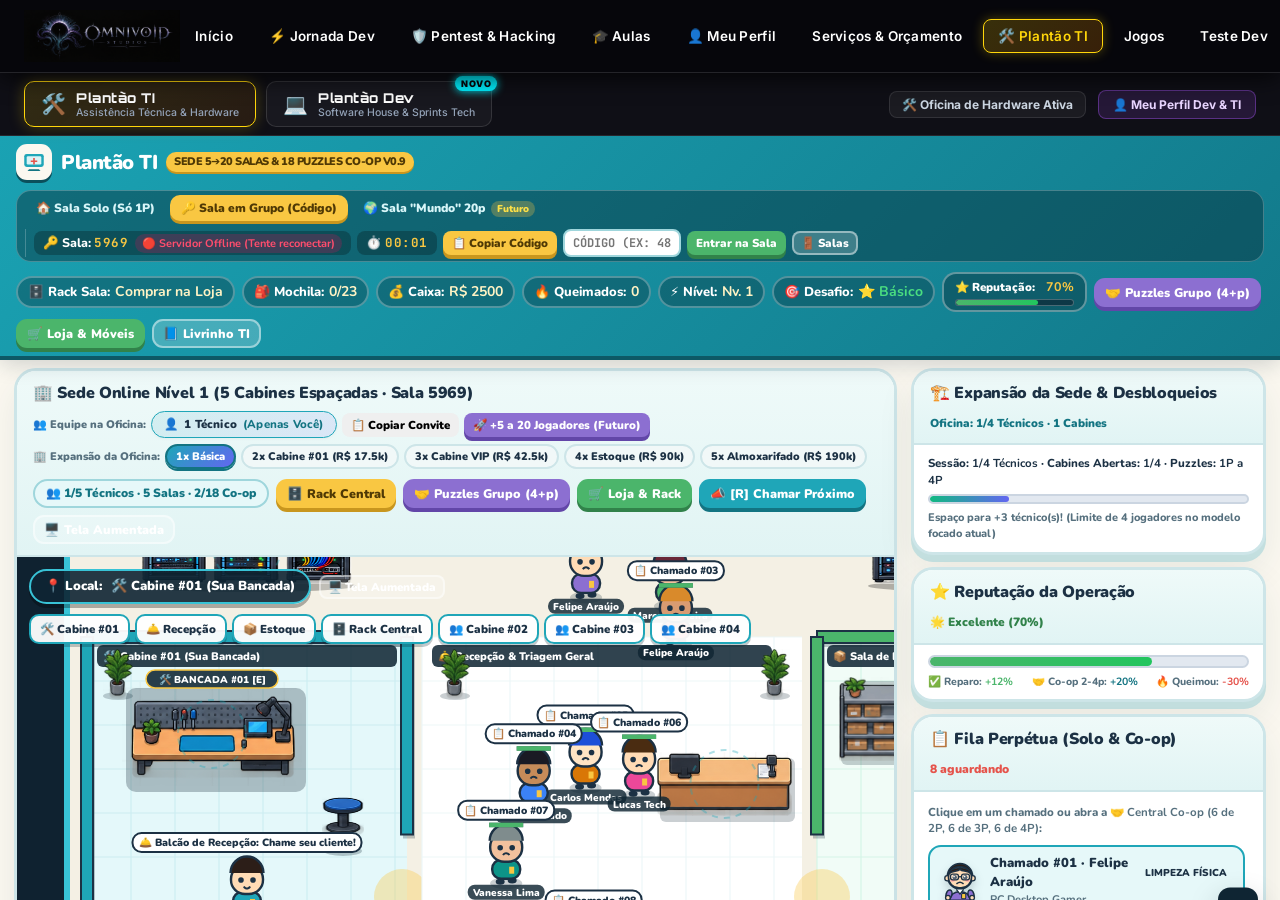
<file: plantaoti.html>
<!DOCTYPE html>
<html lang="pt-BR">
<head>
	<title>Plantão TI | Assistência Técnica & Reparo de Computadores | OmniVoid Studios</title>
	
	<meta charset="UTF-8">
	<meta name="viewport" content="width=device-width, initial-scale=1.0">
	<link rel="icon" type="image/png" href="index.icon.png">
	<link rel="preconnect" href="https://fonts.googleapis.com">
	<link rel="preconnect" href="https://fonts.gstatic.com" crossorigin>
	<link href="https://fonts.googleapis.com/css2?family=Orbitron:wght@400;600;700;800;900&family=Rajdhani:wght@500;600;700&family=Inter:wght@300;400;500;600;700;800&family=Fira+Code:wght@400;500;600&display=swap" rel="stylesheet">
	<script src="coi-serviceworker.js"></script>
	<style>
		:root {
			--bg-base: #07070c;
			--bg-surface: #101018;
			--bg-card: #151522;
			--bg-card-hover: #1e1e30;
			--border-color: rgba(255, 255, 255, 0.12);
			--border-bright: rgba(255, 255, 255, 0.3);
			--accent-primary: #00f0ff;
			--accent-danger: #ff0055;
			--accent-purple: #9d4edd;
			--accent-emerald: #00ff88;
			--accent-gold: #ffd60a;
			--text-white: #ffffff;
			--font-title: 'Orbitron', sans-serif;
			--font-sub: 'Rajdhani', sans-serif;
			--font-body: 'Inter', sans-serif;
			--font-code: 'Fira Code', monospace;
		}

		* {
			margin: 0;
			padding: 0;
			box-sizing: border-box;
			font-family: var(--font-body);
			color: #ffffff !important;
		}

		html, body {
			width: 100%;
			height: 100%;
			margin: 0;
			padding: 0;
			overflow: hidden;
			background-color: var(--bg-base);
		}

		body {
			display: flex;
			flex-direction: column;
		}

		h1, h2, h3, h4, h5, h6 {
			font-family: var(--font-title);
			font-weight: 700;
			color: #ffffff !important;
			letter-spacing: 0.5px;
		}

		p, span, div, a, button, input, textarea, select, li, td, th, b, strong, label {
			color: #ffffff !important;
		}

		a {
			text-decoration: none;
			transition: all 0.25s ease;
		}

		#navbar {
			position: relative;
			z-index: 1000;
			background: rgba(7, 7, 12, 0.96);
			backdrop-filter: blur(14px);
			-webkit-backdrop-filter: blur(14px);
			border-bottom: 1px solid var(--border-color);
			padding: 10px 24px;
			display: flex;
			align-items: center;
			justify-content: space-between;
			box-shadow: 0 4px 25px rgba(0, 0, 0, 0.8);
			flex-shrink: 0;
		}

		.nav-brand {
			display: flex;
			align-items: center;
			gap: 12px;
		}

		.nav-logo {
			height: 52px;
			width: auto;
			object-fit: contain;
			filter: none !important;
			transition: transform 0.2s ease;
		}

		.nav-logo:hover {
			transform: scale(1.05);
		}

		.nav-links {
			display: flex;
			align-items: center;
			gap: 6px;
			list-style: none;
		}

		.nav-link {
			display: inline-flex;
			align-items: center;
			gap: 6px;
			padding: 8px 14px;
			border-radius: 8px;
			font-size: 13.5px;
			font-weight: 600;
			letter-spacing: 0.3px;
			color: #ffffff !important;
			background: transparent;
			border: 1px solid transparent;
			transition: all 0.2s ease;
			white-space: nowrap;
		}

		.nav-link:hover {
			background: rgba(255, 255, 255, 0.08);
			border-color: rgba(255, 255, 255, 0.2);
			transform: translateY(-1px);
		}

		.nav-link.active {
			background: linear-gradient(135deg, rgba(255, 214, 10, 0.2) 0%, rgba(255, 136, 0, 0.2) 100%);
			border-color: var(--accent-gold);
			color: var(--accent-gold) !important;
			box-shadow: 0 0 12px rgba(255, 214, 10, 0.3);
		}

		.nav-user-panel {
			display: flex;
			align-items: center;
			gap: 10px;
		}

		.btn-primary {
			display: inline-flex;
			align-items: center;
			gap: 8px;
			background: linear-gradient(135deg, #ffd60a 0%, #ff8800 100%);
			color: #05050a !important;
			font-family: var(--font-title);
			font-weight: 800;
			font-size: 13px;
			padding: 8px 16px;
			border-radius: 8px;
			border: none;
			cursor: pointer;
			box-shadow: 0 4px 15px rgba(255, 214, 10, 0.4);
			transition: all 0.25s ease;
			text-transform: uppercase;
		}

		.btn-primary * { color: #05050a !important; }

		.btn-primary:hover {
			transform: translateY(-2px);
			box-shadow: 0 6px 20px rgba(255, 214, 10, 0.6);
		}

		.btn-secondary {
			display: inline-flex;
			align-items: center;
			gap: 8px;
			background: rgba(255, 255, 255, 0.06);
			color: #ffffff !important;
			border: 1px solid var(--border-color);
			font-weight: 600;
			font-size: 13px;
			padding: 8px 14px;
			border-radius: 8px;
			cursor: pointer;
			transition: all 0.25s ease;
		}

		.btn-secondary:hover {
			background: rgba(255, 255, 255, 0.12);
			border-color: rgba(255, 255, 255, 0.3);
		}

		#game-viewport {
			flex: 1;
			width: 100%;
			height: calc(100vh - 128px);
			border: none;
			background: #111119;
			display: block;
		}

		
		/* Hub Switcher Plantão TI / Plantão Dev */
		.plantao-hub-header {
			background: rgba(16, 16, 24, 0.95);
			backdrop-filter: blur(12px);
			border-bottom: 1px solid rgba(255, 255, 255, 0.1);
			padding: 8px 24px;
			display: flex;
			align-items: center;
			justify-content: space-between;
			flex-wrap: wrap;
			gap: 12px;
			z-index: 999;
			flex-shrink: 0;
		}

		.hub-tabs {
			display: flex;
			align-items: center;
			gap: 10px;
			flex-wrap: wrap;
		}

		.hub-tab-btn {
			display: flex;
			align-items: center;
			gap: 10px;
			background: rgba(255, 255, 255, 0.04);
			border: 1.5px solid rgba(255, 255, 255, 0.12);
			border-radius: 10px;
			padding: 7px 16px;
			cursor: pointer;
			transition: all 0.25s ease;
			text-align: left;
			position: relative;
		}

		.hub-tab-btn:hover {
			background: rgba(255, 255, 255, 0.08);
			border-color: rgba(255, 255, 255, 0.25);
			transform: translateY(-1px);
		}

		.hub-tab-btn.active#tab-game-ti {
			background: linear-gradient(135deg, rgba(255, 214, 10, 0.15) 0%, rgba(255, 136, 0, 0.1) 100%);
			border-color: var(--accent-gold);
			box-shadow: 0 0 15px rgba(255, 214, 10, 0.25);
		}

		.hub-tab-btn.active#tab-game-dev {
			background: linear-gradient(135deg, rgba(0, 240, 255, 0.15) 0%, rgba(99, 102, 241, 0.15) 100%);
			border-color: var(--accent-primary);
			box-shadow: 0 0 15px rgba(0, 240, 255, 0.25);
		}

		.hub-tab-icon {
			font-size: 20px;
			line-height: 1;
		}

		.hub-tab-info {
			display: flex;
			flex-direction: column;
		}

		.hub-tab-title {
			font-family: var(--font-title);
			font-size: 13.5px;
			font-weight: 800;
			letter-spacing: 0.5px;
		}

		.hub-tab-desc {
			font-size: 10.5px;
			color: #94a3b8 !important;
			font-weight: 500;
		}

		.hub-badge-new {
			font-size: 9px;
			font-weight: 900;
			background: #00f0ff;
			color: #07070c !important;
			padding: 2px 6px;
			border-radius: 99px;
			letter-spacing: 0.5px;
			position: absolute;
			top: -6px;
			right: -6px;
			box-shadow: 0 0 8px #00f0ff;
		}

		.hub-actions {
			display: flex;
			align-items: center;
			gap: 12px;
			flex-wrap: wrap;
		}

		.hub-game-label {
			font-size: 12px;
			font-weight: 700;
			color: #cbd5e1 !important;
			padding: 5px 12px;
			background: rgba(255, 255, 255, 0.05);
			border: 1px solid rgba(255, 255, 255, 0.1);
			border-radius: 8px;
		}

		.hub-profile-btn {
			font-size: 12px;
			font-weight: 700;
			background: rgba(168, 85, 247, 0.15);
			border: 1px solid rgba(168, 85, 247, 0.4);
			padding: 6px 14px;
			border-radius: 8px;
			color: #e9d5ff !important;
			transition: all 0.2s ease;
		}

		.hub-profile-btn:hover {
			background: rgba(168, 85, 247, 0.3);
			border-color: #a855f7;
			transform: translateY(-1px);
		}

		/* Modal Auth */
		.modal-backdrop {
			position: fixed;
			top: 0;
			left: 0;
			width: 100%;
			height: 100%;
			background: rgba(0, 0, 0, 0.85);
			backdrop-filter: blur(8px);
			display: none;
			justify-content: center;
			align-items: center;
			z-index: 9999;
		}

		.modal-box {
			background: var(--bg-card);
			border: 1px solid var(--border-bright);
			border-radius: 16px;
			width: 90%;
			max-width: 440px;
			padding: 28px;
			position: relative;
			box-shadow: 0 20px 60px rgba(0, 0, 0, 0.9);
		}

		.modal-close-btn {
			position: absolute;
			top: 16px;
			right: 16px;
			background: transparent;
			border: none;
			font-size: 20px;
			cursor: pointer;
			opacity: 0.6;
		}

		.modal-close-btn:hover { opacity: 1; }

		@media (max-width: 1100px) {
			.nav-links {
				overflow-x: auto;
				padding-bottom: 4px;
				scrollbar-width: none;
			}
			.nav-links::-webkit-scrollbar { display: none; }
		}
	</style>
</head>
<body>
	<!-- NAVBAR GLOBAL OMNIVOID -->
	<nav id="navbar">
		<a href="index.html" class="nav-brand">
			<img src="logo_omnivoid.png" alt="OmniVoid Studios" class="nav-logo">
		</a>

		<ul class="nav-links">
			<li><a href="index.html" class="nav-link">Início</a></li>
			<li><a href="jornada.html" class="nav-link">⚡ Jornada Dev</a></li>
			<li><a href="pentest.html" class="nav-link">🛡️ Pentest &amp; Hacking</a></li>
			<li><a href="aula.html" class="nav-link">🎓 Aulas</a></li>
			<li><a href="perfil.html" class="nav-link">👤 Meu Perfil</a></li>
			<li><a href="orcamento.html" class="nav-link">Serviços &amp; Orçamento</a></li>
			<li><a href="plantaoti.html" class="nav-link active">🛠️ Plantão TI</a></li>
			<li><a href="jogos.html" class="nav-link">Jogos</a></li>
			<li><a href="quiz.html" class="nav-link">Teste Dev</a></li>
			<li><a href="projetos.html" class="nav-link">Projetos</a></li>
			<li><a href="devchat.html" class="nav-link">Conversa Dev</a></li>
			<li><a href="sobre.html" class="nav-link">Sobre Mim</a></li>
		</ul>

		<div class="nav-user-panel">
			<div id="auth-logged-out" style="display: flex; align-items: center; gap: 8px;">
				<button class="btn-secondary" onclick="openAuthModal('login')">
					<span>👤 Entrar</span>
				</button>
				<button class="btn-primary" onclick="openAuthModal('register')">
					Cadastrar
				</button>
			</div>

			<div id="auth-logged-in" style="display: none; align-items: center; gap: 8px;">
				<a href="perfil.html" class="btn-secondary" style="border-color: rgba(255, 214, 10, 0.4);">
					<span id="nav-user-avatar">👤</span>
					<span id="nav-user-name">Usuário</span>
				</a>
			</div>
		</div>
	</nav>

	<!-- SELETOR OFICIAL DE JOGOS: PLANTÃO TI & PLANTÃO DEV -->
	<div class="plantao-hub-header">
		<div class="hub-tabs">
			<button class="hub-tab-btn active" id="tab-game-ti" onclick="switchGameMode('ti')" title="Jogar Plantão TI: Assistência Técnica & Reparo de Computadores">
				<span class="hub-tab-icon">🛠️</span>
				<div class="hub-tab-info">
					<span class="hub-tab-title">Plantão TI</span>
					<span class="hub-tab-desc">Assistência Técnica & Hardware</span>
				</div>
			</button>
			<button class="hub-tab-btn" id="tab-game-dev" onclick="switchGameMode('dev')" title="Jogar Plantão Dev: Software House & Sprints Tech Co-op">
				<span class="hub-tab-icon">💻</span>
				<div class="hub-tab-info">
					<span class="hub-tab-title">Plantão Dev</span>
					<span class="hub-tab-desc">Software House & Sprints Tech</span>
				</div>
				<span class="hub-badge-new">NOVO</span>
			</button>
		</div>
		<div class="hub-actions">
			<span id="active-game-label" class="hub-game-label">🛠️ Oficina de Hardware Ativa</span>
			<a href="perfil.html" class="hub-profile-btn" title="Ver Carreira, Estatísticas e Títulos no Meu Perfil">
				👤 Meu Perfil Dev & TI
			</a>
		</div>
	</div>

	<!-- JOGO COMPLETO PLANTÃO TI (EXECUTADO DIRETAMENTE DA PASTA TI) -->
	<iframe id="game-viewport" src="TI/index.html" allow="autoplay; fullscreen; clipboard-read; clipboard-write;"></iframe>

	<!-- MODAL DE AUTENTICAÇÃO -->
	<div id="modal-auth" class="modal-backdrop" onclick="closeModalOnBackdrop(event, 'modal-auth')">
		<div class="modal-box">
			<button class="modal-close-btn" onclick="closeModal('modal-auth')">✕</button>
			
			<div id="auth-tab-row" style="display: flex; gap: 12px; margin-bottom: 20px; border-bottom: 1px solid rgba(255,255,255,0.12); padding-bottom: 10px;">
				<button id="tab-btn-login" class="nav-link active" onclick="switchAuthTab('login')">Entrar na Conta</button>
				<button id="tab-btn-register" class="nav-link" onclick="switchAuthTab('register')">Novo Cadastro</button>
			</div>

			<!-- Form Login -->
			<form id="form-auth-login" onsubmit="handleAuthLogin(event)" style="display: flex; flex-direction: column; gap: 14px;">
				<div>
					<label style="display: block; font-size: 12px; margin-bottom: 6px; opacity: 0.8;">E-mail ou Usuário:</label>
					<input type="text" id="login-user" required placeholder="seu_usuario ou email" style="width: 100%; padding: 10px 14px; background: rgba(0,0,0,0.5); border: 1px solid var(--border-color); border-radius: 8px; font-size: 14px; outline: none;">
				</div>
				<div>
					<label style="display: block; font-size: 12px; margin-bottom: 6px; opacity: 0.8;">Senha:</label>
					<input type="password" id="login-pass" required placeholder="••••••••" style="width: 100%; padding: 10px 14px; background: rgba(0,0,0,0.5); border: 1px solid var(--border-color); border-radius: 8px; font-size: 14px; outline: none;">
				</div>
				<button type="submit" class="btn-primary" style="width: 100%; justify-content: center; padding: 12px; margin-top: 6px;">
					Acessar Conta ➔
				</button>
			</form>

			<!-- Form Register -->
			<form id="form-auth-register" onsubmit="handleAuthRegister(event)" style="display: none; flex-direction: column; gap: 14px;">
				<div>
					<label style="display: block; font-size: 12px; margin-bottom: 6px; opacity: 0.8;">Seu Nome ou Apelido:</label>
					<input type="text" id="reg-name" required placeholder="Como quer ser chamado" style="width: 100%; padding: 10px 14px; background: rgba(0,0,0,0.5); border: 1px solid var(--border-color); border-radius: 8px; font-size: 14px; outline: none;">
				</div>
				<div>
					<label style="display: block; font-size: 12px; margin-bottom: 6px; opacity: 0.8;">E-mail:</label>
					<input type="email" id="reg-email" required placeholder="seu@email.com" style="width: 100%; padding: 10px 14px; background: rgba(0,0,0,0.5); border: 1px solid var(--border-color); border-radius: 8px; font-size: 14px; outline: none;">
				</div>
				<div>
					<label style="display: block; font-size: 12px; margin-bottom: 6px; opacity: 0.8;">Criar Senha:</label>
					<input type="password" id="reg-pass" required placeholder="Mínimo 6 caracteres" style="width: 100%; padding: 10px 14px; background: rgba(0,0,0,0.5); border: 1px solid var(--border-color); border-radius: 8px; font-size: 14px; outline: none;">
				</div>
				<button type="submit" class="btn-primary" style="width: 100%; justify-content: center; padding: 12px; margin-top: 6px;">
					Criar Minha Conta ➔
				</button>
			</form>
		</div>
	</div>

	<!-- Auth logic -->
	<script>
		function updateNavUser() {
			try {
				const user = JSON.parse(localStorage.getItem('omnivoid_user'));
				if (user && (user.name || user.nickname)) {
					document.getElementById('auth-logged-out').style.display = 'none';
					const loggedIn = document.getElementById('auth-logged-in');
					loggedIn.style.display = 'flex';
					document.getElementById('nav-user-name').innerText = user.nickname || user.name;
					document.getElementById('nav-user-avatar').innerText = user.avatar || '👤';
				} else {
					document.getElementById('auth-logged-out').style.display = 'flex';
					document.getElementById('auth-logged-in').style.display = 'none';
				}
			} catch(e) {}
		}

		function openAuthModal(tab) {
			const m = document.getElementById('modal-auth');
			if (m) m.style.display = 'flex';
			switchAuthTab(tab);
		}

		function closeModal(id) {
			const m = document.getElementById(id);
			if (m) m.style.display = 'none';
		}

		function closeModalOnBackdrop(e, id) {
			if (e.target.id === id) closeModal(id);
		}

		function switchAuthTab(tab) {
			const btnLogin = document.getElementById('tab-btn-login');
			const btnReg = document.getElementById('tab-btn-register');
			const formLogin = document.getElementById('form-auth-login');
			const formReg = document.getElementById('form-auth-register');

			if (tab === 'login') {
				btnLogin.classList.add('active');
				btnReg.classList.remove('active');
				formLogin.style.display = 'flex';
				formReg.style.display = 'none';
			} else {
				btnReg.classList.add('active');
				btnLogin.classList.remove('active');
				formReg.style.display = 'flex';
				formLogin.style.display = 'none';
			}
		}

		function getUsersDB() {
			try {
				return JSON.parse(localStorage.getItem("omnivoid_users_db") || "[]");
			} catch (e) {
				return [];
			}
		}

		function saveUsersDB(users) {
			localStorage.setItem("omnivoid_users_db", JSON.stringify(users));
		}

		function getCurrentUser() {
			try {
				const stored = localStorage.getItem("omnivoid_current_user");
				if (stored) {
					const parsed = JSON.parse(stored);
					if (parsed && (parsed.nickname || parsed.name)) return parsed;
				}
			} catch (e) {}
			return null;
		}

		function setCurrentUser(user) {
			if (user) {
				localStorage.setItem("omnivoid_current_user", JSON.stringify(user));
				localStorage.setItem("omnivoid_user", JSON.stringify(user));
				if (user.jornadaState) {
					localStorage.setItem("omni_jornada_v2", JSON.stringify(user.jornadaState));
				}
				if (user.hackState) {
					localStorage.setItem("omni_jornadahack_v1", JSON.stringify(user.hackState));
				}
				if (user.plantaoTI) {
					localStorage.setItem("omnivoid_plantaoti_profile", JSON.stringify(user.plantaoTI));
				}
				if (user.plantaoDev) {
					localStorage.setItem("omnivoid_plantaodev_profile", JSON.stringify(user.plantaoDev));
				}
			} else {
				localStorage.removeItem("omnivoid_current_user");
				localStorage.removeItem("omnivoid_user");
			}
			updateNavUser();
		}

		function handleAuthLogin(e) {
			e.preventDefault();
			const ident = document.getElementById('login-user').value.trim().toLowerCase();
			const pass = document.getElementById('login-pass').value.trim();
			const db = getUsersDB();
			const found = db.find(u => (u.email.toLowerCase() === ident || (u.nickname && u.nickname.toLowerCase() === ident)) && u.password === pass);

			if (found) {
				setCurrentUser(found);
				closeModal('modal-auth');
				alert("Bem-vindo de volta, " + (found.nickname || found.name) + "!");
				// Recarrega o iframe para carregar os dados atualizados do usuário
				const frame = document.getElementById('game-viewport');
				if (frame) frame.src = frame.src;
			} else {
				alert("Usuário ou senha incorretos. Caso ainda não tenha conta, clique na aba 'Novo Cadastro'.");
			}
		}

		function handleAuthRegister(e) {
			e.preventDefault();
			const name = document.getElementById('reg-name').value.trim();
			const email = document.getElementById('reg-email').value.trim().toLowerCase();
			const pass = document.getElementById('reg-pass').value.trim();
			const db = getUsersDB();

			if (db.some(u => u.email.toLowerCase() === email || (u.nickname && u.nickname.toLowerCase() === name.toLowerCase()))) {
				alert("E-mail ou Nome de usuário já cadastrados!");
				return;
			}

			const newUser = {
				name: name,
				nickname: name,
				email: email,
				password: pass,
				avatar: '🧑‍💻',
				level: 1,
				xp: 0,
				streak: 1,
				completed: [],
				hearts: 5,
								plantaoDev: {
					developedTotal: 0,
					developedSolo: 0,
					developedDuo: 0,
					developedTrio: 0,
					developedSquad: 0,
					crashCount: 0,
					totalSecondsPlayed: 0,
					currentReputation: 70,
					repSum: 70,
					repSamples: 1,
					xp: 0,
					level: 1,
					unlockedTitles: [1],
					equippedTitle: 'Estagiário Dev'
				},
				plantaoTI: {
					repairedTotal: 0,
					repairedSolo: 0,
					repairedDuo: 0,
					repairedTrio: 0,
					repairedSquad: 0,
					burntCount: 0,
					totalSecondsPlayed: 0,
					currentReputation: 70,
					repSum: 70,
					repSamples: 1,
					xp: 0,
					level: 1,
					unlockedTitles: [1],
					equippedTitle: 'Estagiário de Bancada'
				}
			};

			db.push(newUser);
			saveUsersDB(db);
			setCurrentUser(newUser);
			closeModal('modal-auth');
			alert("Conta criada com sucesso! Bom jogo, " + name + "!");
			const frame = document.getElementById('game-viewport');
			if (frame) frame.src = frame.src;
		}

		
		function switchGameMode(mode) {
			const frame = document.getElementById('game-viewport');
			const btnTI = document.getElementById('tab-game-ti');
			const btnDev = document.getElementById('tab-game-dev');
			const label = document.getElementById('active-game-label');

			if (mode === 'dev') {
				if (btnDev) btnDev.classList.add('active');
				if (btnTI) btnTI.classList.remove('active');
				if (label) label.innerHTML = '💻 Software House Ativa';
				if (frame) frame.src = 'DEV/software.html';
				try {
					const url = new URL(window.location.href);
					url.searchParams.set('game', 'dev');
					window.history.replaceState({}, '', url.toString());
				} catch(e) {}
			} else {
				if (btnTI) btnTI.classList.add('active');
				if (btnDev) btnDev.classList.remove('active');
				if (label) label.innerHTML = '🛠️ Oficina de Hardware Ativa';
				if (frame) frame.src = 'TI/index.html';
				try {
					const url = new URL(window.location.href);
					url.searchParams.set('game', 'ti');
					window.history.replaceState({}, '', url.toString());
				} catch(e) {}
			}
		}

		document.addEventListener('DOMContentLoaded', () => {
			updateNavUser();
			const params = new URLSearchParams(window.location.search);
			if (params.get('game') === 'dev') {
				switchGameMode('dev');
			}
		});
	</script>
</body>
</html>
</file>
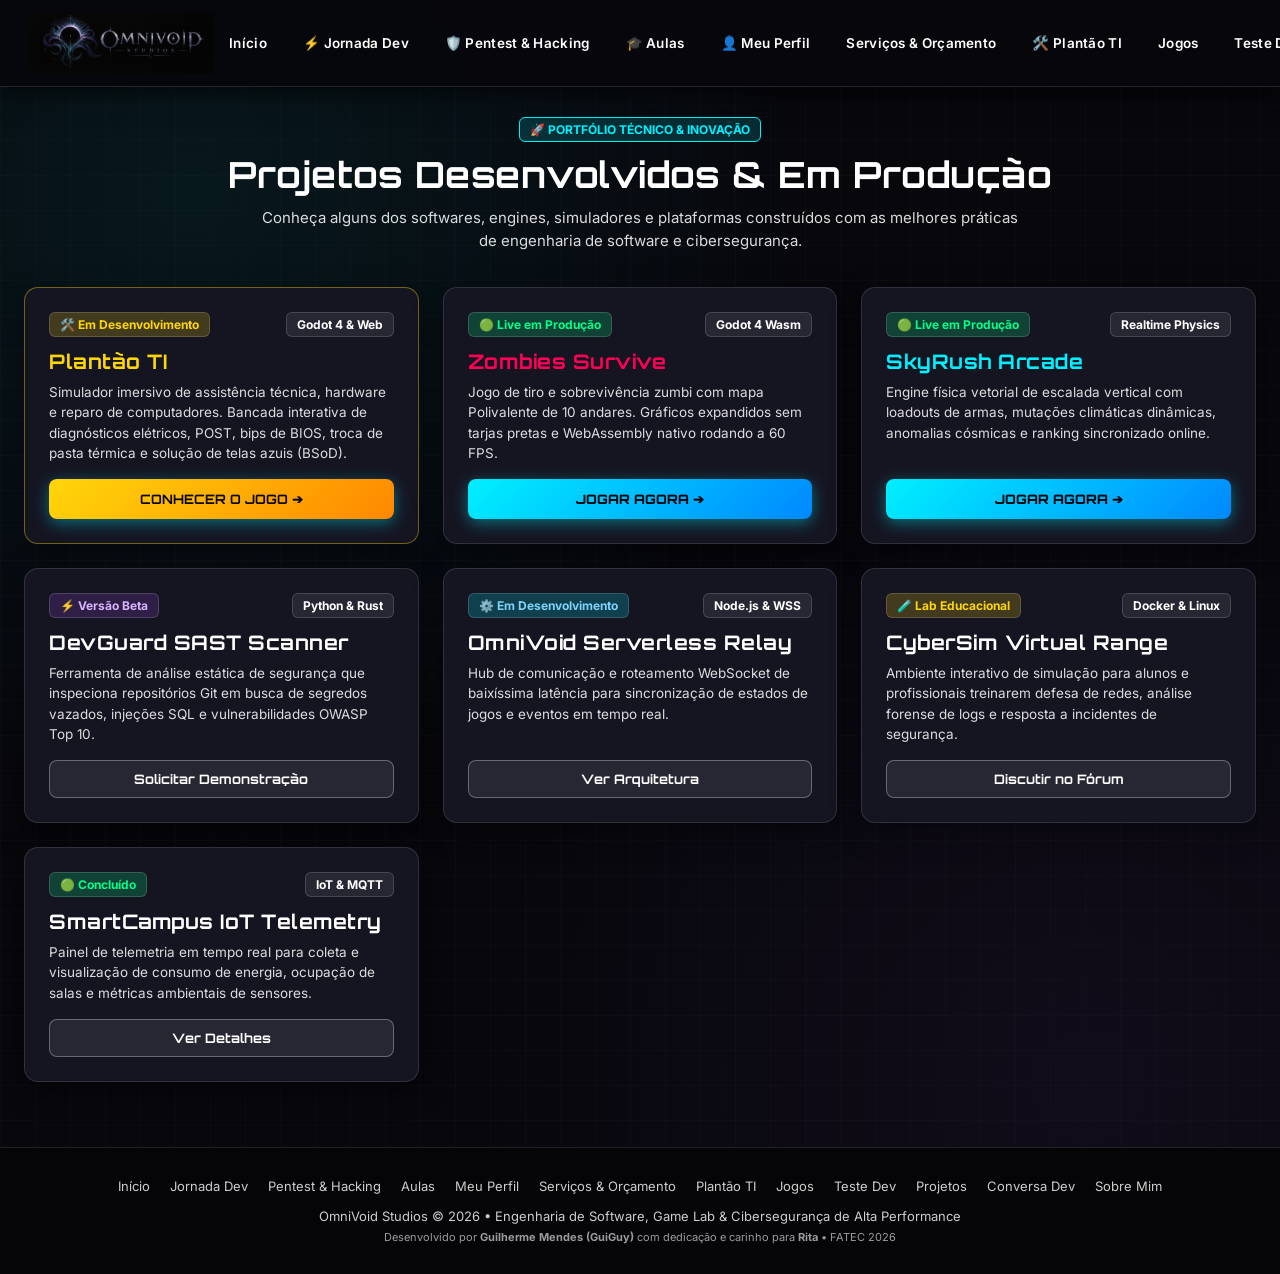
<file: projetos.html>
<!DOCTYPE html>
<html lang="pt-BR">
<head>
	<title>Projetos & Portfólio | OmniVoid Studios</title>
	
	<meta charset="UTF-8">
	<meta name="viewport" content="width=device-width, initial-scale=1.0">
	<link rel="icon" type="image/png" href="index.icon.png">
	<link rel="preconnect" href="https://fonts.googleapis.com">
	<link rel="preconnect" href="https://fonts.gstatic.com" crossorigin>
	<link href="https://fonts.googleapis.com/css2?family=Orbitron:wght@400;600;700;800;900&family=Rajdhani:wght@500;600;700&family=Inter:wght@300;400;500;600;700;800&family=Fira+Code:wght@400;500;600&display=swap" rel="stylesheet">
	<script src="coi-serviceworker.js"></script>
	<style>
		:root {
			--bg-base: #07070c;
			--bg-surface: #101018;
			--bg-card: #151522;
			--bg-card-hover: #1e1e30;
			--border-color: rgba(255, 255, 255, 0.12);
			--border-bright: rgba(255, 255, 255, 0.3);
			--accent-primary: #00f0ff;
			--accent-danger: #ff0055;
			--accent-purple: #9d4edd;
			--accent-emerald: #00ff88;
			--accent-gold: #ffd60a;
			--text-white: #ffffff;
			--font-title: 'Orbitron', sans-serif;
			--font-sub: 'Rajdhani', sans-serif;
			--font-body: 'Inter', sans-serif;
			--font-code: 'Fira Code', monospace;
		}

		* {
			margin: 0;
			padding: 0;
			box-sizing: border-box;
			font-family: var(--font-body);
			color: #ffffff !important;
		}

		body {
			background-color: var(--bg-base);
			background-image: 
				radial-gradient(circle at 15% 15%, rgba(0, 240, 255, 0.07) 0%, transparent 40%),
				radial-gradient(circle at 85% 85%, rgba(157, 78, 221, 0.07) 0%, transparent 40%),
				linear-gradient(rgba(255, 255, 255, 0.015) 1px, transparent 1px),
				linear-gradient(90deg, rgba(255, 255, 255, 0.015) 1px, transparent 1px);
			background-size: 100% 100%, 100% 100%, 35px 35px, 35px 35px;
			min-height: 100vh;
			display: flex;
			flex-direction: column;
			overflow-x: hidden;
		}

		h1, h2, h3, h4, h5, h6 {
			font-family: var(--font-title);
			font-weight: 700;
			color: #ffffff !important;
			letter-spacing: 0.5px;
		}

		p, span, div, a, button, input, textarea, select, li, td, th, b, strong, label {
			color: #ffffff !important;
		}

		a {
			text-decoration: none;
			transition: all 0.25s ease;
		}

		#navbar {
			position: sticky;
			top: 0;
			z-index: 1000;
			background: rgba(7, 7, 12, 0.94);
			backdrop-filter: blur(14px);
			-webkit-backdrop-filter: blur(14px);
			border-bottom: 1px solid var(--border-color);
			padding: 12px 28px;
			display: flex;
			align-items: center;
			justify-content: space-between;
			box-shadow: 0 4px 25px rgba(0, 0, 0, 0.7);
		}

		.nav-brand {
			display: flex;
			align-items: center;
			gap: 12px;
		}

		.nav-logo {
			height: 62px;
			width: auto;
			object-fit: contain;
			filter: none !important;
			transition: transform 0.2s ease;
		}

		.nav-logo:hover {
			transform: scale(1.05);
		}

		.nav-links {
			display: flex;
			align-items: center;
			gap: 6px;
			list-style: none;
		}

		.nav-link {
			display: inline-flex;
			align-items: center;
			gap: 6px;
			padding: 8px 14px;
			border-radius: 8px;
			font-size: 13.5px;
			font-weight: 600;
			letter-spacing: 0.3px;
			color: #ffffff !important;
			background: transparent;
			border: 1px solid transparent;
			transition: all 0.2s ease;
			white-space: nowrap;
		}

		.nav-link:hover {
			background: rgba(255, 255, 255, 0.08);
			border-color: rgba(255, 255, 255, 0.2);
			transform: translateY(-1px);
		}

		.nav-link.active {
			background: linear-gradient(135deg, rgba(0, 240, 255, 0.2) 0%, rgba(157, 78, 221, 0.2) 100%);
			border-color: var(--accent-primary);
			box-shadow: 0 0 12px rgba(0, 240, 255, 0.25);
		}

		.nav-user-panel {
			display: flex;
			align-items: center;
			gap: 10px;
		}

		.nav-auth-btn {
			background: rgba(255, 255, 255, 0.05);
			border: 1px solid var(--border-color);
			padding: 7px 14px;
			border-radius: 8px;
			font-size: 13px;
			font-weight: 600;
			cursor: pointer;
			transition: all 0.2s ease;
		}

		.nav-auth-btn:hover {
			background: rgba(255, 255, 255, 0.12);
			border-color: #ffffff;
		}

		.user-pill-btn {
			display: flex;
			align-items: center;
			gap: 8px;
			background: var(--bg-card);
			border: 1px solid var(--border-bright);
			padding: 6px 12px;
			border-radius: 20px;
			cursor: pointer;
			transition: all 0.2s ease;
		}

		.user-pill-btn:hover {
			border-color: var(--accent-primary);
			box-shadow: 0 0 10px rgba(0, 240, 255, 0.3);
		}

		.user-level-badge {
			background: var(--accent-purple);
			padding: 2px 8px;
			border-radius: 12px;
			font-size: 11px;
			font-weight: 800;
		}

		.btn-primary {
			display: inline-flex;
			align-items: center;
			gap: 8px;
			background: linear-gradient(135deg, #00f0ff 0%, #0088ff 100%);
			color: #05050a !important;
			font-family: var(--font-title);
			font-weight: 800;
			font-size: 14px;
			padding: 12px 24px;
			border-radius: 8px;
			border: none;
			cursor: pointer;
			box-shadow: 0 4px 15px rgba(0, 240, 255, 0.4);
			transition: all 0.25s ease;
			text-transform: uppercase;
		}

		.btn-primary * {
			color: #05050a !important;
		}

		.btn-primary:hover {
			transform: translateY(-2px);
			box-shadow: 0 6px 22px rgba(0, 240, 255, 0.65);
			filter: brightness(1.1);
		}

		.btn-secondary {
			display: inline-flex;
			align-items: center;
			gap: 8px;
			background: rgba(255, 255, 255, 0.08);
			border: 1px solid var(--border-bright);
			font-family: var(--font-title);
			font-weight: 700;
			font-size: 13px;
			padding: 10px 20px;
			border-radius: 8px;
			cursor: pointer;
			transition: all 0.2s ease;
		}

		.btn-secondary:hover {
			background: rgba(255, 255, 255, 0.16);
			border-color: #ffffff;
			transform: translateY(-2px);
		}

		.container {
			max-width: 1380px;
			margin: 0 auto;
			padding: 30px 24px;
			width: 100%;
			flex: 1;
		}

		.card {
			background: var(--bg-card);
			border: 1px solid var(--border-color);
			border-radius: 14px;
			padding: 24px;
			box-shadow: 0 8px 30px rgba(0, 0, 0, 0.4);
			transition: all 0.25s ease;
		}

		.card:hover {
			border-color: var(--border-bright);
			transform: translateY(-2px);
		}

		.badge {
			display: inline-flex;
			align-items: center;
			gap: 4px;
			padding: 4px 10px;
			border-radius: 6px;
			font-size: 12px;
			font-weight: 700;
			background: rgba(255, 255, 255, 0.08);
			border: 1px solid rgba(255, 255, 255, 0.15);
		}

		.input-field {
			width: 100%;
			background: rgba(0, 0, 0, 0.4);
			border: 1px solid var(--border-color);
			border-radius: 8px;
			padding: 10px 14px;
			font-size: 14px;
			color: #ffffff !important;
			outline: none;
			margin-top: 6px;
			margin-bottom: 14px;
			transition: border-color 0.2s;
		}

		.input-field:focus {
			border-color: var(--accent-primary);
			box-shadow: 0 0 8px rgba(0, 240, 255, 0.3);
		}

		/* Full-Width Hero Banner */
		.logo-hero-container {
			width: 100vw;
			position: relative;
			left: 50%;
			right: 50%;
			margin-left: -50vw;
			margin-right: -50vw;
			background: #050509;
			border-bottom: 1px solid var(--border-color);
			padding: 20px 16px;
			display: flex;
			flex-direction: column;
			align-items: center;
			justify-content: center;
			box-shadow: none !important;
			overflow: hidden;
		}

		.logo-hero-img {
			width: 100%;
			max-width: 1500px;
			height: auto;
			max-height: 450px;
			object-fit: contain;
			filter: none !important;
			transition: transform 0.3s ease;
		}

		.logo-hero-img:hover {
			transform: scale(1.02);
		}

		/* Profile / Photo Container */
		.profile-avatar-frame {
			width: 160px;
			height: 160px;
			border-radius: 50%;
			border: 3px solid var(--accent-primary);
			box-shadow: 0 0 25px rgba(0, 240, 255, 0.4);
			overflow: hidden;
			background: #151522;
			display: flex;
			align-items: center;
			justify-content: center;
			position: relative;
			flex-shrink: 0;
		}

		.profile-avatar-img {
			width: 100%;
			height: 100%;
			object-fit: cover;
		}

		/* Modal styling */
		.modal-backdrop {
			position: fixed;
			top: 0;
			left: 0;
			width: 100vw;
			height: 100vh;
			background: rgba(0, 0, 0, 0.85);
			backdrop-filter: blur(10px);
			z-index: 2000;
			display: none;
			align-items: center;
			justify-content: center;
			padding: 20px;
		}

		.modal-box {
			background: var(--bg-surface);
			border: 1px solid var(--border-bright);
			border-radius: 16px;
			padding: 30px;
			max-width: 500px;
			width: 100%;
			position: relative;
			box-shadow: 0 10px 40px rgba(0, 0, 0, 0.8), 0 0 20px rgba(0, 240, 255, 0.2);
		}

		.modal-close-btn {
			position: absolute;
			top: 18px;
			right: 18px;
			background: rgba(255, 255, 255, 0.1);
			border: none;
			width: 32px;
			height: 32px;
			border-radius: 50%;
			cursor: pointer;
			font-size: 16px;
			display: flex;
			align-items: center;
			justify-content: center;
		}

		.avatar-picker-row {
			display: flex;
			gap: 8px;
			margin: 10px 0 16px 0;
			flex-wrap: wrap;
		}

		.avatar-choice {
			font-size: 26px;
			padding: 6px;
			border-radius: 10px;
			border: 2px solid transparent;
			cursor: pointer;
			transition: all 0.2s;
			background: rgba(255, 255, 255, 0.05);
		}

		.avatar-choice:hover, .avatar-choice.selected {
			border-color: var(--accent-primary);
			background: rgba(0, 240, 255, 0.2);
			transform: scale(1.1);
		}

		footer {
			background: #050508;
			border-top: 1px solid var(--border-color);
			padding: 30px 20px;
			text-align: center;
			margin-top: auto;
		}

		.footer-links {
			display: flex;
			justify-content: center;
			gap: 20px;
			margin-bottom: 14px;
			flex-wrap: wrap;
		}

		.footer-links a {
			font-size: 13px;
			color: #ffffff !important;
			opacity: 0.8;
		}

		.footer-links a:hover {
			opacity: 1;
			color: var(--accent-primary) !important;
		}

		@media (max-width: 1080px) {
			#navbar {
				flex-wrap: wrap;
				gap: 12px;
				padding: 12px 16px;
			}
			.nav-links {
				order: 3;
				width: 100%;
				overflow-x: auto;
				padding-bottom: 4px;
			}
		}
	</style>

</head>
<body>
	
		<nav id="navbar">
			<a href="index.html" class="nav-brand">
				<img src="logo_omnivoid.png" alt="OmniVoid Studios" class="nav-logo">
			</a>

			<ul class="nav-links">
				<li><a href="index.html" class="nav-link ">Início</a></li>
				<li><a href="jornada.html" class="nav-link ">⚡ Jornada Dev</a></li>
				<li><a href="pentest.html" class="nav-link ">🛡️ Pentest &amp; Hacking</a></li>
				<li><a href="aula.html" class="nav-link ">🎓 Aulas</a></li>
				<li><a href="perfil.html" class="nav-link ">👤 Meu Perfil</a></li>
				<li><a href="orcamento.html" class="nav-link ">Serviços & Orçamento</a></li>
				<li><a href="plantaoti.html" class="nav-link ">🛠️ Plantão TI</a></li>
				<li><a href="jogos.html" class="nav-link ">Jogos</a></li>
				<li><a href="quiz.html" class="nav-link ">Teste Dev</a></li>
				<li><a href="projetos.html" class="nav-link active">Projetos</a></li>
				<li><a href="devchat.html" class="nav-link ">Conversa Dev</a></li>
				<li><a href="sobre.html" class="nav-link ">Sobre Mim</a></li>
			</ul>

			<div class="nav-user-panel">
				<div id="auth-logged-out" style="display: flex; align-items: center; gap: 8px;">
					<button class="nav-auth-btn" onclick="openAuthModal('login')">
						<span>👤 Entrar</span>
					</button>
					<button class="btn-primary" style="padding: 7px 15px; font-size: 13px;" onclick="openAuthModal('register')">
						Cadastrar
					</button>
				</div>

				<div id="auth-logged-in" style="display: none; align-items: center; gap: 8px;">
					<button class="user-pill-btn" onclick="openProfileModal()">
						<span id="nav-user-avatar">👤</span>
						<span id="nav-user-name">Usuário</span>
						<span class="user-level-badge" id="nav-user-level">Nvl 1</span>
					</button>
				</div>
			</div>
		</nav>
	

	<main class="container">
		<div style="text-align: center; margin-bottom: 35px;">
			<span class="badge" style="background: rgba(0, 240, 255, 0.15); border-color: var(--accent-primary); color: var(--accent-primary) !important; margin-bottom: 10px;">
				🚀 PORTFÓLIO TÉCNICO & INOVAÇÃO
			</span>
			<h1 style="font-size: clamp(24px, 3.5vw, 36px); margin-bottom: 10px;">
				Projetos Desenvolvidos & Em Produção
			</h1>
			<p style="max-width: 760px; margin: 0 auto; font-size: 15px; opacity: 0.85; line-height: 1.5;">
				Conheça alguns dos softwares, engines, simuladores e plataformas construídos com as melhores práticas de engenharia de software e cibersegurança.
			</p>
		</div>

		<div style="display: grid; grid-template-columns: repeat(auto-fit, minmax(320px, 1fr)); gap: 24px; margin-bottom: 35px;">
			<!-- Projeto: Plantão TI -->
			<div class="card" style="display: flex; flex-direction: column; justify-content: space-between; border-color: rgba(255, 214, 10, 0.4);">
				<div>
					<div style="display: flex; justify-content: space-between; align-items: center; margin-bottom: 12px;">
						<span class="badge" style="background: rgba(255, 214, 10, 0.2); color: #ffd60a !important;">🛠️ Em Desenvolvimento</span>
						<span class="badge">Godot 4 &amp; Web</span>
					</div>
					<h3 style="font-size: 20px; margin-bottom: 8px; color: #ffd60a !important;">Plantão TI</h3>
					<p style="font-size: 13.5px; line-height: 1.5; opacity: 0.85; margin-bottom: 16px;">
						Simulador imersivo de assistência técnica, hardware e reparo de computadores. Bancada interativa de diagnósticos elétricos, POST, bips de BIOS, troca de pasta térmica e solução de telas azuis (BSoD).
					</p>
				</div>
				<a href="plantaoti.html" class="btn-primary" style="justify-content: center; font-size: 13px; background: linear-gradient(135deg, #ffd60a 0%, #ff8800 100%); color: #07070c !important; font-weight: 700;">
					Conhecer o Jogo ➔
				</a>
			</div>

			<!-- Projeto 1: Zombies Survive -->
			<div class="card" style="display: flex; flex-direction: column; justify-content: space-between;">
				<div>
					<div style="display: flex; justify-content: space-between; align-items: center; margin-bottom: 12px;">
						<span class="badge" style="background: rgba(0, 255, 136, 0.2); color: #00ff88 !important;">🟢 Live em Produção</span>
						<span class="badge">Godot 4 Wasm</span>
					</div>
					<h3 style="font-size: 20px; margin-bottom: 8px; color: #ff0055 !important;">Zombies Survive</h3>
					<p style="font-size: 13.5px; line-height: 1.5; opacity: 0.85; margin-bottom: 16px;">
						Jogo de tiro e sobrevivência zumbi com mapa Polivalente de 10 andares. Gráficos expandidos sem tarjas pretas e WebAssembly nativo rodando a 60 FPS.
					</p>
				</div>
				<a href="zombiessurvive.html" class="btn-primary" style="justify-content: center; font-size: 13px;">
					Jogar Agora ➔
				</a>
			</div>

			<!-- Projeto 2: SkyRush Arcade -->
			<div class="card" style="display: flex; flex-direction: column; justify-content: space-between;">
				<div>
					<div style="display: flex; justify-content: space-between; align-items: center; margin-bottom: 12px;">
						<span class="badge" style="background: rgba(0, 255, 136, 0.2); color: #00ff88 !important;">🟢 Live em Produção</span>
						<span class="badge">Realtime Physics</span>
					</div>
					<h3 style="font-size: 20px; margin-bottom: 8px; color: #00f0ff !important;">SkyRush Arcade</h3>
					<p style="font-size: 13.5px; line-height: 1.5; opacity: 0.85; margin-bottom: 16px;">
						Engine física vetorial de escalada vertical com loadouts de armas, mutações climáticas dinâmicas, anomalias cósmicas e ranking sincronizado online.
					</p>
				</div>
				<a href="skyrush.html" class="btn-primary" style="justify-content: center; font-size: 13px;">
					Jogar Agora ➔
				</a>
			</div>

			<!-- Projeto 3: DevGuard SAST Scanner -->
			<div class="card" style="display: flex; flex-direction: column; justify-content: space-between;">
				<div>
					<div style="display: flex; justify-content: space-between; align-items: center; margin-bottom: 12px;">
						<span class="badge" style="background: rgba(157, 78, 221, 0.2); color: #d8b4fe !important;">⚡ Versão Beta</span>
						<span class="badge">Python & Rust</span>
					</div>
					<h3 style="font-size: 20px; margin-bottom: 8px;">DevGuard SAST Scanner</h3>
					<p style="font-size: 13.5px; line-height: 1.5; opacity: 0.85; margin-bottom: 16px;">
						Ferramenta de análise estática de segurança que inspeciona repositórios Git em busca de segredos vazados, injeções SQL e vulnerabilidades OWASP Top 10.
					</p>
				</div>
				<a href="orcamento.html" class="btn-secondary" style="justify-content: center; font-size: 13px;">
					Solicitar Demonstração
				</a>
			</div>

			<!-- Projeto 4: OmniVoid Serverless Relay -->
			<div class="card" style="display: flex; flex-direction: column; justify-content: space-between;">
				<div>
					<div style="display: flex; justify-content: space-between; align-items: center; margin-bottom: 12px;">
						<span class="badge" style="background: rgba(0, 240, 255, 0.2); color: #7dd3fc !important;">⚙️ Em Desenvolvimento</span>
						<span class="badge">Node.js & WSS</span>
					</div>
					<h3 style="font-size: 20px; margin-bottom: 8px;">OmniVoid Serverless Relay</h3>
					<p style="font-size: 13.5px; line-height: 1.5; opacity: 0.85; margin-bottom: 16px;">
						Hub de comunicação e roteamento WebSocket de baixíssima latência para sincronização de estados de jogos e eventos em tempo real.
					</p>
				</div>
				<a href="orcamento.html" class="btn-secondary" style="justify-content: center; font-size: 13px;">
					Ver Arquitetura
				</a>
			</div>

			<!-- Projeto 5: CyberSim Virtual Range -->
			<div class="card" style="display: flex; flex-direction: column; justify-content: space-between;">
				<div>
					<div style="display: flex; justify-content: space-between; align-items: center; margin-bottom: 12px;">
						<span class="badge" style="background: rgba(255, 214, 10, 0.2); color: #ffd60a !important;">🧪 Lab Educacional</span>
						<span class="badge">Docker & Linux</span>
					</div>
					<h3 style="font-size: 20px; margin-bottom: 8px;">CyberSim Virtual Range</h3>
					<p style="font-size: 13.5px; line-height: 1.5; opacity: 0.85; margin-bottom: 16px;">
						Ambiente interativo de simulação para alunos e profissionais treinarem defesa de redes, análise forense de logs e resposta a incidentes de segurança.
					</p>
				</div>
				<a href="devchat.html" class="btn-secondary" style="justify-content: center; font-size: 13px;">
					Discutir no Fórum
				</a>
			</div>

			<!-- Projeto 6: SmartCampus IoT Telemetry -->
			<div class="card" style="display: flex; flex-direction: column; justify-content: space-between;">
				<div>
					<div style="display: flex; justify-content: space-between; align-items: center; margin-bottom: 12px;">
						<span class="badge" style="background: rgba(0, 255, 136, 0.2); color: #00ff88 !important;">🟢 Concluído</span>
						<span class="badge">IoT & MQTT</span>
					</div>
					<h3 style="font-size: 20px; margin-bottom: 8px;">SmartCampus IoT Telemetry</h3>
					<p style="font-size: 13.5px; line-height: 1.5; opacity: 0.85; margin-bottom: 16px;">
						Painel de telemetria em tempo real para coleta e visualização de consumo de energia, ocupação de salas e métricas ambientais de sensores.
					</p>
				</div>
				<a href="orcamento.html" class="btn-secondary" style="justify-content: center; font-size: 13px;">
					Ver Detalhes
				</a>
			</div>
		</div>
	</main>

	
		<div id="modal-auth" class="modal-backdrop" onclick="closeModalOnBackdrop(event, 'modal-auth')">
			<div class="modal-box">
				<button class="modal-close-btn" onclick="closeModal('modal-auth')">✕</button>
				
				<div id="auth-tab-row" style="display: flex; gap: 12px; margin-bottom: 20px; border-bottom: 1px solid rgba(255,255,255,0.12); padding-bottom: 10px;">
					<button id="tab-btn-login" class="nav-link active" onclick="switchAuthTab('login')">Entrar na Conta</button>
					<button id="tab-btn-register" class="nav-link" onclick="switchAuthTab('register')">Novo Cadastro</button>
				</div>

				<form id="form-login" onsubmit="handleLoginSubmit(event)">
					<h3 style="font-size: 18px; margin-bottom: 12px;">Entrar no Portal OmniVoid</h3>
					<p style="font-size: 13px; margin-bottom: 16px; opacity: 0.85;">Acesse sua conta para salvar recordes, simular orçamentos e interagir na comunidade.</p>

					<label style="font-size: 12px; font-weight: 600;">E-mail ou Nickname:</label>
					<input type="text" id="login-identifier" class="input-field" placeholder="ex: seu_nickname ou seu@email.com" required>

					<label style="font-size: 12px; font-weight: 600;">Senha:</label>
					<input type="password" id="login-password" class="input-field" placeholder="Sua senha de acesso" required>

					<button type="submit" class="btn-primary" style="width: 100%; justify-content: center; margin-top: 10px;">
						🚀 Entrar na Conta
					</button>
				</form>

				<form id="form-register" style="display: none;" onsubmit="handleRegisterSubmit(event)">
					<h3 style="font-size: 18px; margin-bottom: 12px;">Criar Conta de Usuário</h3>
					<p style="font-size: 13px; margin-bottom: 16px; opacity: 0.85;">Cadastre-se gratuitamente para salvar seu progresso, recordes e participar do chat.</p>

					<label style="font-size: 12px; font-weight: 600;">Nome Completo:</label>
					<input type="text" id="reg-name" class="input-field" placeholder="ex: Seu Nome" required>

					<label style="font-size: 12px; font-weight: 600;">Nickname / Apelido:</label>
					<input type="text" id="reg-nickname" class="input-field" placeholder="ex: Player1" required>

					<label style="font-size: 12px; font-weight: 600;">Área / Cargo ou Curso (Opcional):</label>
					<input type="text" id="reg-turma" class="input-field" placeholder="ex: Gamer / Dev / Estudante" value="Visitante">

					<label style="font-size: 12px; font-weight: 600;">E-mail:</label>
					<input type="email" id="reg-email" class="input-field" placeholder="ex: seu@email.com" required>

					<label style="font-size: 12px; font-weight: 600;">Escolha seu Avatar:</label>
					<div class="avatar-picker-row">
						<span class="avatar-choice selected" onclick="selectAvatar('🧑‍🚀', this)">🧑‍🚀</span>
						<span class="avatar-choice" onclick="selectAvatar('🥷', this)">🥷</span>
						<span class="avatar-choice" onclick="selectAvatar('🧙‍♂️', this)">🧙‍♂️</span>
						<span class="avatar-choice" onclick="selectAvatar('🤖', this)">🤖</span>
						<span class="avatar-choice" onclick="selectAvatar('🧟', this)">🧟</span>
						<span class="avatar-choice" onclick="selectAvatar('👾', this)">👾</span>
						<span class="avatar-choice" onclick="selectAvatar('🕵️', this)">🕵️</span>
						<span class="avatar-choice" onclick="selectAvatar('🐱', this)">🐱</span>
					</div>

					<label style="font-size: 12px; font-weight: 600;">Senha:</label>
					<input type="password" id="reg-password" class="input-field" placeholder="Mínimo 4 caracteres" required minlength="4">

					<button type="submit" class="btn-primary" style="width: 100%; justify-content: center; margin-top: 10px;">
						✨ Criar Minha Conta
					</button>
				</form>
			</div>
		</div>

		<div id="modal-profile" class="modal-backdrop" onclick="closeModalOnBackdrop(event, 'modal-profile')">
			<div class="modal-box" style="max-width: 600px;">
				<button class="modal-close-btn" onclick="closeModal('modal-profile')">✕</button>

				<div style="display: flex; align-items: center; justify-content: space-between; border-bottom: 1px solid rgba(255,255,255,0.12); padding-bottom: 16px; margin-bottom: 20px;">
					<div style="display: flex; align-items: center; gap: 14px;">
						<div style="font-size: 40px; width: 60px; height: 60px; background: rgba(255,255,255,0.08); border-radius: 50%; display: flex; align-items: center; justify-content: center; border: 2px solid var(--accent-primary);" id="modal-profile-avatar">👤</div>
						<div>
							<h2 id="modal-profile-name" style="font-size: 20px; font-weight: 800;">Usuário</h2>
							<p id="modal-profile-sub" style="font-size: 13px; opacity: 0.85;">Membro</p>
						</div>
					</div>
					<button class="btn-secondary" onclick="handleLogout()" style="padding: 6px 14px; font-size: 12px; color: #ff0055 !important;">
						🚪 Sair da Conta
					</button>
				</div>

				<div style="display: grid; grid-template-columns: repeat(auto-fit, minmax(110px, 1fr)); gap: 10px; margin-bottom: 16px;">
					<div style="background: #121217; border: 1px solid rgba(255,255,255,0.12); border-radius: 10px; padding: 12px; text-align: center;">
						<div id="prof-stat-level" style="font-size: 20px; font-weight: 800; color: var(--accent-gold) !important;">Nvl 1</div>
						<div style="font-size: 11px; opacity: 0.8; text-transform: uppercase;">Nível</div>
					</div>
					<div style="background: #121217; border: 1px solid rgba(255,255,255,0.12); border-radius: 10px; padding: 12px; text-align: center;">
						<div id="prof-stat-cash" style="font-size: 20px; font-weight: 800; color: var(--accent-emerald) !important;">$0</div>
						<div style="font-size: 11px; opacity: 0.8; text-transform: uppercase;">Créditos</div>
					</div>
					<div style="background: #121217; border: 1px solid rgba(255,255,255,0.12); border-radius: 10px; padding: 12px; text-align: center;">
						<div id="prof-stat-wave" style="font-size: 20px; font-weight: 800; color: var(--accent-danger) !important;">Onda 1</div>
						<div style="font-size: 11px; opacity: 0.8; text-transform: uppercase;">Zombies</div>
					</div>
					<div style="background: #121217; border: 1px solid rgba(255,255,255,0.12); border-radius: 10px; padding: 12px; text-align: center;">
						<div id="prof-stat-kills" style="font-size: 20px; font-weight: 800; color: var(--accent-primary) !important;">0</div>
						<div style="font-size: 11px; opacity: 0.8; text-transform: uppercase;">Pontuação</div>
					</div>
				</div>
			</div>
		</div>

	
	<footer>
		<div class="footer-links">
			<a href="index.html">Início</a>
			<a href="jornada.html">Jornada Dev</a>
			<a href="pentest.html">Pentest &amp; Hacking</a>
			<a href="aula.html">Aulas</a>
			<a href="perfil.html">Meu Perfil</a>
			<a href="orcamento.html">Serviços & Orçamento</a>
			<a href="plantaoti.html">Plantão TI</a>
			<a href="jogos.html">Jogos</a>
			<a href="quiz.html">Teste Dev</a>
			<a href="projetos.html">Projetos</a>
			<a href="devchat.html">Conversa Dev</a>
			<a href="sobre.html">Sobre Mim</a>
		</div>
		<p style="font-size: 13px; opacity: 0.8; margin-bottom: 6px;">
			OmniVoid Studios © 2026 • Engenharia de Software, Game Lab & Cibersegurança de Alta Performance
		</p>
		<p style="font-size: 11px; opacity: 0.6;">
			Desenvolvido por <b>Guilherme Mendes (GuiGuy)</b> com dedicação e carinho para <b>Rita</b> • FATEC 2026
		</p>
	</footer>

	
<script>
let selectedAvatarIcon = '🧑‍🚀';
function selectAvatar(emoji, el) {
	selectedAvatarIcon = emoji;
	document.querySelectorAll('.avatar-choice').forEach(e => e.classList.remove('selected'));
	el.classList.add('selected');
}
function getUsersDB() {
	try {
		return JSON.parse(localStorage.getItem("omnivoid_users_db") || "[]");
	} catch (e) {
		return [];
	}
}
function saveUsersDB(users) {
	localStorage.setItem("omnivoid_users_db", JSON.stringify(users));
}
function getCurrentUser() {
	try {
		const stored = localStorage.getItem("omnivoid_current_user");
		if (stored) {
			const parsed = JSON.parse(stored);
			if (parsed && parsed.nickname) return parsed;
		}
		return null;
	} catch (e) {
		return null;
	}
}
function setCurrentUser(user) {
	if (user) {
		localStorage.setItem("omnivoid_current_user", JSON.stringify(user));
		localStorage.setItem("omnivoid_user", JSON.stringify(user));
		if (user.jornadaState) {
			localStorage.setItem("omni_jornada_v2", JSON.stringify(user.jornadaState));
		}
		if (user.hackState) {
			localStorage.setItem("omni_jornadahack_v1", JSON.stringify(user.hackState));
		}
		if (user.plantaoTI) {
			localStorage.setItem("omnivoid_plantaoti_profile", JSON.stringify(user.plantaoTI));
		}
	} else {
		localStorage.removeItem("omnivoid_current_user");
		localStorage.removeItem("omnivoid_user");
	}
	updateUIAfterAuth();
}
function updateUIAfterAuth() {
	const user = getCurrentUser();
	const loggedOutDiv = document.getElementById("auth-logged-out");
	const loggedInDiv = document.getElementById("auth-logged-in");
	if (!loggedOutDiv || !loggedInDiv) return;
	if (user) {
		loggedOutDiv.style.display = "none";
		loggedInDiv.style.display = "flex";
		const navAvatar = document.getElementById("nav-user-avatar");
		const navName = document.getElementById("nav-user-name");
		const navLevel = document.getElementById("nav-user-level");
		if (navAvatar) navAvatar.innerText = user.avatar || "👤";
		if (navName) navName.innerText = user.nickname || user.name || "Usuário";
		if (navLevel) navLevel.innerText = "Nvl " + (user.level || 1);
	} else {
		loggedOutDiv.style.display = "flex";
		loggedInDiv.style.display = "none";
	}
}
function openAuthModal(tab) {
	const m = document.getElementById("modal-auth");
	if (m) {
		m.style.display = "flex";
		switchAuthTab(tab);
	}
}
function switchAuthTab(tab) {
	const fLog = document.getElementById("form-login");
	const fReg = document.getElementById("form-register");
	const bLog = document.getElementById("tab-btn-login");
	const bReg = document.getElementById("tab-btn-register");
	if (tab === "login") {
		if (fLog) fLog.style.display = "block";
		if (fReg) fReg.style.display = "none";
		if (bLog) bLog.classList.add("active");
		if (bReg) bReg.classList.remove("active");
	} else {
		if (fLog) fLog.style.display = "none";
		if (fReg) fReg.style.display = "block";
		if (bLog) bLog.classList.remove("active");
		if (bReg) bReg.classList.add("active");
	}
}
function openProfileModal() {
	const user = getCurrentUser();
	if (!user) {
		openAuthModal("login");
		return;
	}
	window.location.href = "perfil.html";
}
function closeModal(id) {
	const m = document.getElementById(id);
	if (m) m.style.display = "none";
}
function closeModalOnBackdrop(e, id) {
	if (e.target && e.target.id === id) {
		closeModal(id);
	}
}
function handleLoginSubmit(e) {
	e.preventDefault();
	const ident = document.getElementById("login-identifier").value.trim().toLowerCase();
	const pass = document.getElementById("login-password").value.trim();
	const db = getUsersDB();
	const found = db.find(u => (u.email.toLowerCase() === ident || u.nickname.toLowerCase() === ident) && u.password === pass);
	if (found) {
		setCurrentUser(found);
		closeModal("modal-auth");
		alert("Bem-vindo de volta, " + found.nickname + "!");
	} else {
		alert("Usuário ou senha incorretos. Caso ainda não possua conta, clique na aba 'Novo Cadastro'.");
	}
}
function handleRegisterSubmit(e) {
	e.preventDefault();
	const name = document.getElementById("reg-name").value.trim();
	const nick = document.getElementById("reg-nickname").value.trim();
	const turma = document.getElementById("reg-turma").value.trim() || "Visitante";
	const email = document.getElementById("reg-email").value.trim().toLowerCase();
	const pass = document.getElementById("reg-password").value.trim();

	const db = getUsersDB();
	if (db.some(u => u.email.toLowerCase() === email || u.nickname.toLowerCase() === nick.toLowerCase())) {
		alert("E-mail ou Nickname já cadastrados! Escolha outro identificador.");
		return;
	}

	const newUser = {
		name: name,
		nickname: nick,
		turma: turma,
		email: email,
		password: pass,
		avatar: selectedAvatarIcon || "👤",
		level: 1,
		xp: 0,
		cash: 0,
		maxWave: 1,
		kills: 0,
		score: 0
	};
	db.push(newUser);
	saveUsersDB(db);
	setCurrentUser(newUser);
	closeModal("modal-auth");
	alert("Conta criada com sucesso! Bem-vindo, " + nick + "!");
}
function handleLogout() {
	if (confirm("Deseja desconectar de sua conta?")) {
		setCurrentUser(null);
		closeModal("modal-profile");
	}
}

// Sincronização em tempo real de estatísticas (XP, recordes, créditos) para a conta logada
window.addEventListener("message", (e) => {
	if (e.data && e.data.type === "SCORE_UPDATE") {
		const u = getCurrentUser();
		if (u) {
			const addedScore = parseInt(e.data.score) || 0;
			u.score = Math.max(u.score || 0, addedScore);
			u.cash = (u.cash || 0) + Math.floor(addedScore / 10);
			u.xp = (u.xp || 0) + Math.floor(addedScore / 5);
			u.level = Math.max(u.level || 1, 1 + Math.floor((u.xp || 0) / 1000));
			if (e.data.game === "zombies") {
				u.maxWave = Math.max(u.maxWave || 1, parseInt(e.data.wave) || 1);
				u.kills = (u.kills || 0) + (parseInt(e.data.kills) || 0);
			}
			setCurrentUser(u);
			const db = getUsersDB();
			const idx = db.findIndex(item => item.email === u.email || item.nickname === u.nickname);
			if (idx !== -1) {
				db[idx] = { ...db[idx], ...u };
				saveUsersDB(db);
			}
		}
	}
});

document.addEventListener("DOMContentLoaded", () => {
	updateUIAfterAuth();
});
updateUIAfterAuth();
</script>

</body>
</html>
</file>
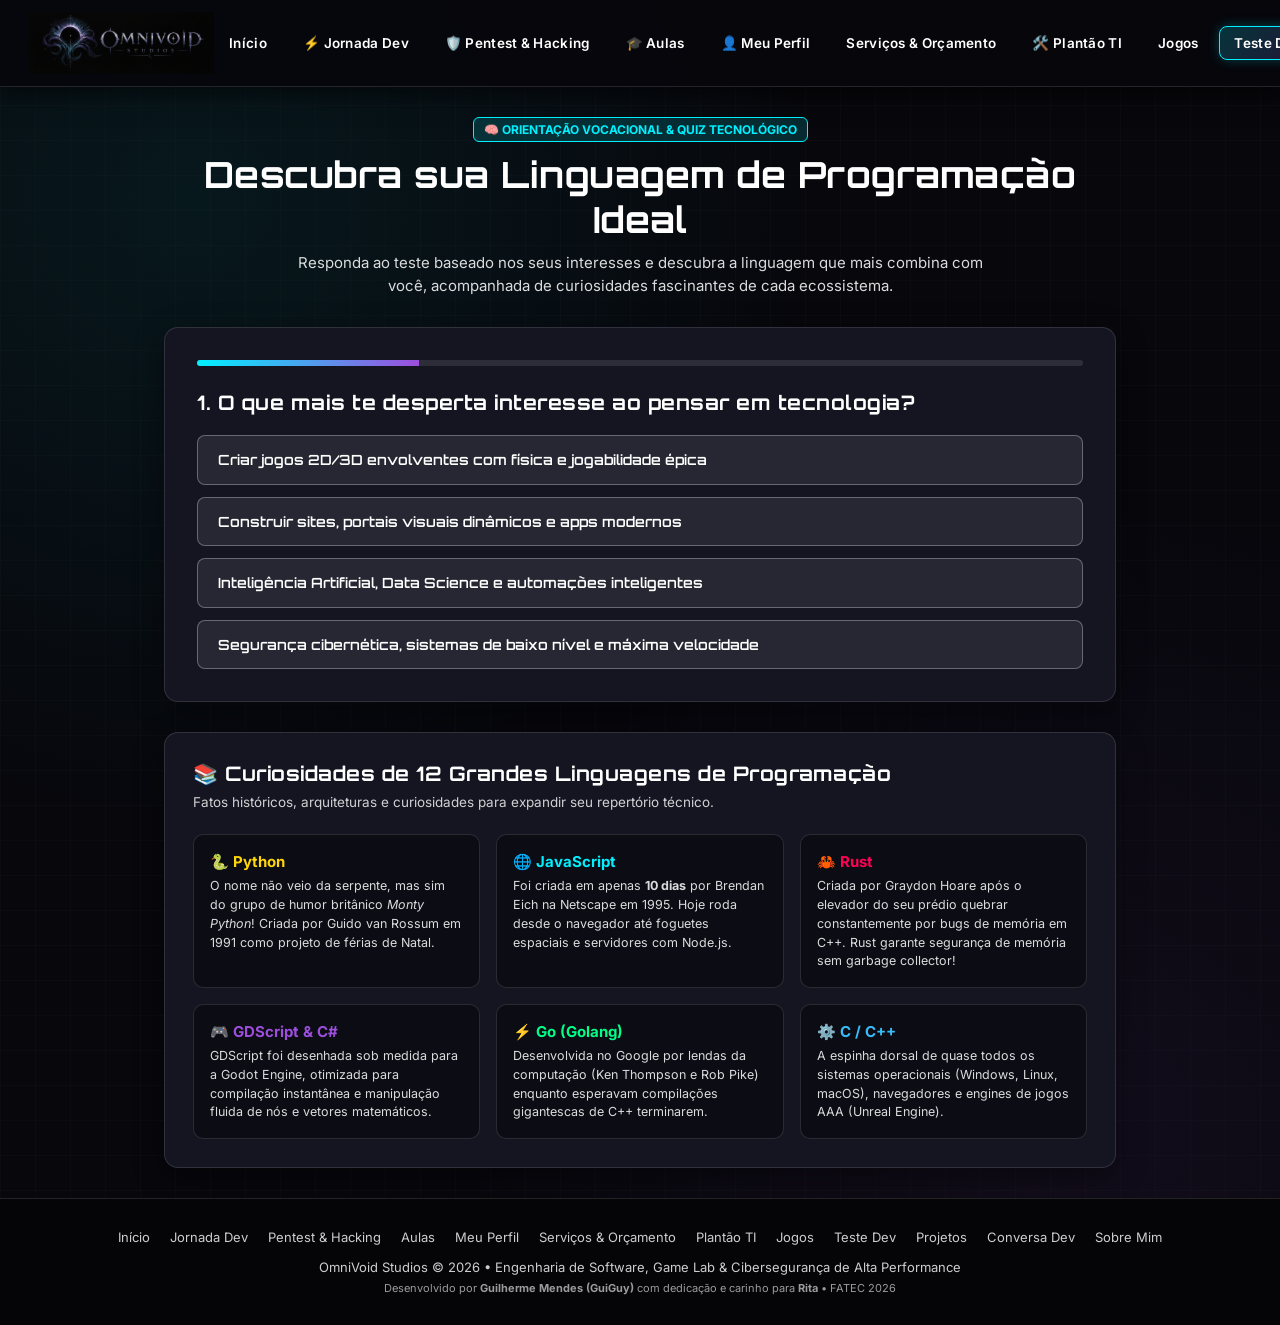
<file: quiz.html>
<!DOCTYPE html>
<html lang="pt-BR">
<head>
	<title>Teste Dev & Orientação Vocacional | OmniVoid Studios</title>
	
	<meta charset="UTF-8">
	<meta name="viewport" content="width=device-width, initial-scale=1.0">
	<link rel="icon" type="image/png" href="index.icon.png">
	<link rel="preconnect" href="https://fonts.googleapis.com">
	<link rel="preconnect" href="https://fonts.gstatic.com" crossorigin>
	<link href="https://fonts.googleapis.com/css2?family=Orbitron:wght@400;600;700;800;900&family=Rajdhani:wght@500;600;700&family=Inter:wght@300;400;500;600;700;800&family=Fira+Code:wght@400;500;600&display=swap" rel="stylesheet">
	<script src="coi-serviceworker.js"></script>
	<style>
		:root {
			--bg-base: #07070c;
			--bg-surface: #101018;
			--bg-card: #151522;
			--bg-card-hover: #1e1e30;
			--border-color: rgba(255, 255, 255, 0.12);
			--border-bright: rgba(255, 255, 255, 0.3);
			--accent-primary: #00f0ff;
			--accent-danger: #ff0055;
			--accent-purple: #9d4edd;
			--accent-emerald: #00ff88;
			--accent-gold: #ffd60a;
			--text-white: #ffffff;
			--font-title: 'Orbitron', sans-serif;
			--font-sub: 'Rajdhani', sans-serif;
			--font-body: 'Inter', sans-serif;
			--font-code: 'Fira Code', monospace;
		}

		* {
			margin: 0;
			padding: 0;
			box-sizing: border-box;
			font-family: var(--font-body);
			color: #ffffff !important;
		}

		body {
			background-color: var(--bg-base);
			background-image: 
				radial-gradient(circle at 15% 15%, rgba(0, 240, 255, 0.07) 0%, transparent 40%),
				radial-gradient(circle at 85% 85%, rgba(157, 78, 221, 0.07) 0%, transparent 40%),
				linear-gradient(rgba(255, 255, 255, 0.015) 1px, transparent 1px),
				linear-gradient(90deg, rgba(255, 255, 255, 0.015) 1px, transparent 1px);
			background-size: 100% 100%, 100% 100%, 35px 35px, 35px 35px;
			min-height: 100vh;
			display: flex;
			flex-direction: column;
			overflow-x: hidden;
		}

		h1, h2, h3, h4, h5, h6 {
			font-family: var(--font-title);
			font-weight: 700;
			color: #ffffff !important;
			letter-spacing: 0.5px;
		}

		p, span, div, a, button, input, textarea, select, li, td, th, b, strong, label {
			color: #ffffff !important;
		}

		a {
			text-decoration: none;
			transition: all 0.25s ease;
		}

		#navbar {
			position: sticky;
			top: 0;
			z-index: 1000;
			background: rgba(7, 7, 12, 0.94);
			backdrop-filter: blur(14px);
			-webkit-backdrop-filter: blur(14px);
			border-bottom: 1px solid var(--border-color);
			padding: 12px 28px;
			display: flex;
			align-items: center;
			justify-content: space-between;
			box-shadow: 0 4px 25px rgba(0, 0, 0, 0.7);
		}

		.nav-brand {
			display: flex;
			align-items: center;
			gap: 12px;
		}

		.nav-logo {
			height: 62px;
			width: auto;
			object-fit: contain;
			filter: none !important;
			transition: transform 0.2s ease;
		}

		.nav-logo:hover {
			transform: scale(1.05);
		}

		.nav-links {
			display: flex;
			align-items: center;
			gap: 6px;
			list-style: none;
		}

		.nav-link {
			display: inline-flex;
			align-items: center;
			gap: 6px;
			padding: 8px 14px;
			border-radius: 8px;
			font-size: 13.5px;
			font-weight: 600;
			letter-spacing: 0.3px;
			color: #ffffff !important;
			background: transparent;
			border: 1px solid transparent;
			transition: all 0.2s ease;
			white-space: nowrap;
		}

		.nav-link:hover {
			background: rgba(255, 255, 255, 0.08);
			border-color: rgba(255, 255, 255, 0.2);
			transform: translateY(-1px);
		}

		.nav-link.active {
			background: linear-gradient(135deg, rgba(0, 240, 255, 0.2) 0%, rgba(157, 78, 221, 0.2) 100%);
			border-color: var(--accent-primary);
			box-shadow: 0 0 12px rgba(0, 240, 255, 0.25);
		}

		.nav-user-panel {
			display: flex;
			align-items: center;
			gap: 10px;
		}

		.nav-auth-btn {
			background: rgba(255, 255, 255, 0.05);
			border: 1px solid var(--border-color);
			padding: 7px 14px;
			border-radius: 8px;
			font-size: 13px;
			font-weight: 600;
			cursor: pointer;
			transition: all 0.2s ease;
		}

		.nav-auth-btn:hover {
			background: rgba(255, 255, 255, 0.12);
			border-color: #ffffff;
		}

		.user-pill-btn {
			display: flex;
			align-items: center;
			gap: 8px;
			background: var(--bg-card);
			border: 1px solid var(--border-bright);
			padding: 6px 12px;
			border-radius: 20px;
			cursor: pointer;
			transition: all 0.2s ease;
		}

		.user-pill-btn:hover {
			border-color: var(--accent-primary);
			box-shadow: 0 0 10px rgba(0, 240, 255, 0.3);
		}

		.user-level-badge {
			background: var(--accent-purple);
			padding: 2px 8px;
			border-radius: 12px;
			font-size: 11px;
			font-weight: 800;
		}

		.btn-primary {
			display: inline-flex;
			align-items: center;
			gap: 8px;
			background: linear-gradient(135deg, #00f0ff 0%, #0088ff 100%);
			color: #05050a !important;
			font-family: var(--font-title);
			font-weight: 800;
			font-size: 14px;
			padding: 12px 24px;
			border-radius: 8px;
			border: none;
			cursor: pointer;
			box-shadow: 0 4px 15px rgba(0, 240, 255, 0.4);
			transition: all 0.25s ease;
			text-transform: uppercase;
		}

		.btn-primary * {
			color: #05050a !important;
		}

		.btn-primary:hover {
			transform: translateY(-2px);
			box-shadow: 0 6px 22px rgba(0, 240, 255, 0.65);
			filter: brightness(1.1);
		}

		.btn-secondary {
			display: inline-flex;
			align-items: center;
			gap: 8px;
			background: rgba(255, 255, 255, 0.08);
			border: 1px solid var(--border-bright);
			font-family: var(--font-title);
			font-weight: 700;
			font-size: 13px;
			padding: 10px 20px;
			border-radius: 8px;
			cursor: pointer;
			transition: all 0.2s ease;
		}

		.btn-secondary:hover {
			background: rgba(255, 255, 255, 0.16);
			border-color: #ffffff;
			transform: translateY(-2px);
		}

		.container {
			max-width: 1380px;
			margin: 0 auto;
			padding: 30px 24px;
			width: 100%;
			flex: 1;
		}

		.card {
			background: var(--bg-card);
			border: 1px solid var(--border-color);
			border-radius: 14px;
			padding: 24px;
			box-shadow: 0 8px 30px rgba(0, 0, 0, 0.4);
			transition: all 0.25s ease;
		}

		.card:hover {
			border-color: var(--border-bright);
			transform: translateY(-2px);
		}

		.badge {
			display: inline-flex;
			align-items: center;
			gap: 4px;
			padding: 4px 10px;
			border-radius: 6px;
			font-size: 12px;
			font-weight: 700;
			background: rgba(255, 255, 255, 0.08);
			border: 1px solid rgba(255, 255, 255, 0.15);
		}

		.input-field {
			width: 100%;
			background: rgba(0, 0, 0, 0.4);
			border: 1px solid var(--border-color);
			border-radius: 8px;
			padding: 10px 14px;
			font-size: 14px;
			color: #ffffff !important;
			outline: none;
			margin-top: 6px;
			margin-bottom: 14px;
			transition: border-color 0.2s;
		}

		.input-field:focus {
			border-color: var(--accent-primary);
			box-shadow: 0 0 8px rgba(0, 240, 255, 0.3);
		}

		/* Full-Width Hero Banner */
		.logo-hero-container {
			width: 100vw;
			position: relative;
			left: 50%;
			right: 50%;
			margin-left: -50vw;
			margin-right: -50vw;
			background: #050509;
			border-bottom: 1px solid var(--border-color);
			padding: 20px 16px;
			display: flex;
			flex-direction: column;
			align-items: center;
			justify-content: center;
			box-shadow: none !important;
			overflow: hidden;
		}

		.logo-hero-img {
			width: 100%;
			max-width: 1500px;
			height: auto;
			max-height: 450px;
			object-fit: contain;
			filter: none !important;
			transition: transform 0.3s ease;
		}

		.logo-hero-img:hover {
			transform: scale(1.02);
		}

		/* Profile / Photo Container */
		.profile-avatar-frame {
			width: 160px;
			height: 160px;
			border-radius: 50%;
			border: 3px solid var(--accent-primary);
			box-shadow: 0 0 25px rgba(0, 240, 255, 0.4);
			overflow: hidden;
			background: #151522;
			display: flex;
			align-items: center;
			justify-content: center;
			position: relative;
			flex-shrink: 0;
		}

		.profile-avatar-img {
			width: 100%;
			height: 100%;
			object-fit: cover;
		}

		/* Modal styling */
		.modal-backdrop {
			position: fixed;
			top: 0;
			left: 0;
			width: 100vw;
			height: 100vh;
			background: rgba(0, 0, 0, 0.85);
			backdrop-filter: blur(10px);
			z-index: 2000;
			display: none;
			align-items: center;
			justify-content: center;
			padding: 20px;
		}

		.modal-box {
			background: var(--bg-surface);
			border: 1px solid var(--border-bright);
			border-radius: 16px;
			padding: 30px;
			max-width: 500px;
			width: 100%;
			position: relative;
			box-shadow: 0 10px 40px rgba(0, 0, 0, 0.8), 0 0 20px rgba(0, 240, 255, 0.2);
		}

		.modal-close-btn {
			position: absolute;
			top: 18px;
			right: 18px;
			background: rgba(255, 255, 255, 0.1);
			border: none;
			width: 32px;
			height: 32px;
			border-radius: 50%;
			cursor: pointer;
			font-size: 16px;
			display: flex;
			align-items: center;
			justify-content: center;
		}

		.avatar-picker-row {
			display: flex;
			gap: 8px;
			margin: 10px 0 16px 0;
			flex-wrap: wrap;
		}

		.avatar-choice {
			font-size: 26px;
			padding: 6px;
			border-radius: 10px;
			border: 2px solid transparent;
			cursor: pointer;
			transition: all 0.2s;
			background: rgba(255, 255, 255, 0.05);
		}

		.avatar-choice:hover, .avatar-choice.selected {
			border-color: var(--accent-primary);
			background: rgba(0, 240, 255, 0.2);
			transform: scale(1.1);
		}

		footer {
			background: #050508;
			border-top: 1px solid var(--border-color);
			padding: 30px 20px;
			text-align: center;
			margin-top: auto;
		}

		.footer-links {
			display: flex;
			justify-content: center;
			gap: 20px;
			margin-bottom: 14px;
			flex-wrap: wrap;
		}

		.footer-links a {
			font-size: 13px;
			color: #ffffff !important;
			opacity: 0.8;
		}

		.footer-links a:hover {
			opacity: 1;
			color: var(--accent-primary) !important;
		}

		@media (max-width: 1080px) {
			#navbar {
				flex-wrap: wrap;
				gap: 12px;
				padding: 12px 16px;
			}
			.nav-links {
				order: 3;
				width: 100%;
				overflow-x: auto;
				padding-bottom: 4px;
			}
		}
	</style>

</head>
<body>
	
		<nav id="navbar">
			<a href="index.html" class="nav-brand">
				<img src="logo_omnivoid.png" alt="OmniVoid Studios" class="nav-logo">
			</a>

			<ul class="nav-links">
				<li><a href="index.html" class="nav-link ">Início</a></li>
				<li><a href="jornada.html" class="nav-link ">⚡ Jornada Dev</a></li>
				<li><a href="pentest.html" class="nav-link ">🛡️ Pentest &amp; Hacking</a></li>
				<li><a href="aula.html" class="nav-link ">🎓 Aulas</a></li>
				<li><a href="perfil.html" class="nav-link ">👤 Meu Perfil</a></li>
				<li><a href="orcamento.html" class="nav-link ">Serviços & Orçamento</a></li>
				<li><a href="plantaoti.html" class="nav-link ">🛠️ Plantão TI</a></li>
				<li><a href="jogos.html" class="nav-link ">Jogos</a></li>
				<li><a href="quiz.html" class="nav-link active">Teste Dev</a></li>
				<li><a href="projetos.html" class="nav-link ">Projetos</a></li>
				<li><a href="devchat.html" class="nav-link ">Conversa Dev</a></li>
				<li><a href="sobre.html" class="nav-link ">Sobre Mim</a></li>
			</ul>

			<div class="nav-user-panel">
				<div id="auth-logged-out" style="display: flex; align-items: center; gap: 8px;">
					<button class="nav-auth-btn" onclick="openAuthModal('login')">
						<span>👤 Entrar</span>
					</button>
					<button class="btn-primary" style="padding: 7px 15px; font-size: 13px;" onclick="openAuthModal('register')">
						Cadastrar
					</button>
				</div>

				<div id="auth-logged-in" style="display: none; align-items: center; gap: 8px;">
					<button class="user-pill-btn" onclick="openProfileModal()">
						<span id="nav-user-avatar">👤</span>
						<span id="nav-user-name">Usuário</span>
						<span class="user-level-badge" id="nav-user-level">Nvl 1</span>
					</button>
				</div>
			</div>
		</nav>
	

	<main class="container" style="max-width: 1000px;">
		<div style="text-align: center; margin-bottom: 30px;">
			<span class="badge" style="background: rgba(0, 240, 255, 0.15); border-color: var(--accent-primary); color: var(--accent-primary) !important; margin-bottom: 10px;">
				🧠 ORIENTAÇÃO VOCACIONAL & QUIZ TECNOLÓGICO
			</span>
			<h1 style="font-size: clamp(24px, 3.5vw, 36px); margin-bottom: 10px;">
				Descubra sua Linguagem de Programação Ideal
			</h1>
			<p style="max-width: 720px; margin: 0 auto; font-size: 15px; opacity: 0.85; line-height: 1.5;">
				Responda ao teste baseado nos seus interesses e descubra a linguagem que mais combina com você, acompanhada de curiosidades fascinantes de cada ecossistema.
			</p>
		</div>

		<!-- Quiz Container Card -->
		<div id="quiz-box" class="card" style="padding: 32px; margin-bottom: 30px;">
			<div id="quiz-progress-bar" style="width: 100%; height: 6px; background: rgba(255,255,255,0.1); border-radius: 3px; margin-bottom: 24px; overflow: hidden;">
				<div id="quiz-progress-fill" style="width: 16%; height: 100%; background: linear-gradient(90deg, #00f0ff, #9d4edd); transition: width 0.3s ease;"></div>
			</div>

			<div id="quiz-question-container">
				<!-- Injetado dinamicamente via JS -->
			</div>
		</div>

		<!-- Resultado do Quiz (Oculto inicialmente) -->
		<div id="quiz-result-box" class="card" style="display: none; padding: 36px; border-color: var(--accent-primary); margin-bottom: 30px;">
			<!-- Injetado dinamicamente via JS -->
		</div>

		<!-- Catálogo com Curiosidades das 12 Linguagens -->
		<section class="card" style="padding: 28px;">
			<h2 style="font-size: 20px; margin-bottom: 8px;">📚 Curiosidades de 12 Grandes Linguagens de Programação</h2>
			<p style="font-size: 13.5px; opacity: 0.8; margin-bottom: 24px;">Fatos históricos, arquiteturas e curiosidades para expandir seu repertório técnico.</p>

			<div style="display: grid; grid-template-columns: repeat(auto-fit, minmax(280px, 1fr)); gap: 16px;">
				<div style="background: rgba(0,0,0,0.4); border: 1px solid var(--border-color); border-radius: 10px; padding: 16px;">
					<b style="color: #ffd60a !important; font-size: 15px;">🐍 Python</b>
					<p style="font-size: 12.5px; line-height: 1.5; opacity: 0.85; margin-top: 6px;">
						O nome não veio da serpente, mas sim do grupo de humor britânico <i>Monty Python</i>! Criada por Guido van Rossum em 1991 como projeto de férias de Natal.
					</p>
				</div>

				<div style="background: rgba(0,0,0,0.4); border: 1px solid var(--border-color); border-radius: 10px; padding: 16px;">
					<b style="color: #00f0ff !important; font-size: 15px;">🌐 JavaScript</b>
					<p style="font-size: 12.5px; line-height: 1.5; opacity: 0.85; margin-top: 6px;">
						Foi criada em apenas <b>10 dias</b> por Brendan Eich na Netscape em 1995. Hoje roda desde o navegador até foguetes espaciais e servidores com Node.js.
					</p>
				</div>

				<div style="background: rgba(0,0,0,0.4); border: 1px solid var(--border-color); border-radius: 10px; padding: 16px;">
					<b style="color: #ff0055 !important; font-size: 15px;">🦀 Rust</b>
					<p style="font-size: 12.5px; line-height: 1.5; opacity: 0.85; margin-top: 6px;">
						Criada por Graydon Hoare após o elevador do seu prédio quebrar constantemente por bugs de memória em C++. Rust garante segurança de memória sem garbage collector!
					</p>
				</div>

				<div style="background: rgba(0,0,0,0.4); border: 1px solid var(--border-color); border-radius: 10px; padding: 16px;">
					<b style="color: #9d4edd !important; font-size: 15px;">🎮 GDScript & C#</b>
					<p style="font-size: 12.5px; line-height: 1.5; opacity: 0.85; margin-top: 6px;">
						GDScript foi desenhada sob medida para a Godot Engine, otimizada para compilação instantânea e manipulação fluida de nós e vetores matemáticos.
					</p>
				</div>

				<div style="background: rgba(0,0,0,0.4); border: 1px solid var(--border-color); border-radius: 10px; padding: 16px;">
					<b style="color: #00ff88 !important; font-size: 15px;">⚡ Go (Golang)</b>
					<p style="font-size: 12.5px; line-height: 1.5; opacity: 0.85; margin-top: 6px;">
						Desenvolvida no Google por lendas da computação (Ken Thompson e Rob Pike) enquanto esperavam compilações gigantescas de C++ terminarem.
					</p>
				</div>

				<div style="background: rgba(0,0,0,0.4); border: 1px solid var(--border-color); border-radius: 10px; padding: 16px;">
					<b style="color: #38bdf8 !important; font-size: 15px;">⚙️ C / C++</b>
					<p style="font-size: 12.5px; line-height: 1.5; opacity: 0.85; margin-top: 6px;">
						A espinha dorsal de quase todos os sistemas operacionais (Windows, Linux, macOS), navegadores e engines de jogos AAA (Unreal Engine).
					</p>
				</div>
			</div>
		</section>
	</main>

	
		<div id="modal-auth" class="modal-backdrop" onclick="closeModalOnBackdrop(event, 'modal-auth')">
			<div class="modal-box">
				<button class="modal-close-btn" onclick="closeModal('modal-auth')">✕</button>
				
				<div id="auth-tab-row" style="display: flex; gap: 12px; margin-bottom: 20px; border-bottom: 1px solid rgba(255,255,255,0.12); padding-bottom: 10px;">
					<button id="tab-btn-login" class="nav-link active" onclick="switchAuthTab('login')">Entrar na Conta</button>
					<button id="tab-btn-register" class="nav-link" onclick="switchAuthTab('register')">Novo Cadastro</button>
				</div>

				<form id="form-login" onsubmit="handleLoginSubmit(event)">
					<h3 style="font-size: 18px; margin-bottom: 12px;">Entrar no Portal OmniVoid</h3>
					<p style="font-size: 13px; margin-bottom: 16px; opacity: 0.85;">Acesse sua conta para salvar recordes, simular orçamentos e interagir na comunidade.</p>

					<label style="font-size: 12px; font-weight: 600;">E-mail ou Nickname:</label>
					<input type="text" id="login-identifier" class="input-field" placeholder="ex: seu_nickname ou seu@email.com" required>

					<label style="font-size: 12px; font-weight: 600;">Senha:</label>
					<input type="password" id="login-password" class="input-field" placeholder="Sua senha de acesso" required>

					<button type="submit" class="btn-primary" style="width: 100%; justify-content: center; margin-top: 10px;">
						🚀 Entrar na Conta
					</button>
				</form>

				<form id="form-register" style="display: none;" onsubmit="handleRegisterSubmit(event)">
					<h3 style="font-size: 18px; margin-bottom: 12px;">Criar Conta de Usuário</h3>
					<p style="font-size: 13px; margin-bottom: 16px; opacity: 0.85;">Cadastre-se gratuitamente para salvar seu progresso, recordes e participar do chat.</p>

					<label style="font-size: 12px; font-weight: 600;">Nome Completo:</label>
					<input type="text" id="reg-name" class="input-field" placeholder="ex: Seu Nome" required>

					<label style="font-size: 12px; font-weight: 600;">Nickname / Apelido:</label>
					<input type="text" id="reg-nickname" class="input-field" placeholder="ex: Player1" required>

					<label style="font-size: 12px; font-weight: 600;">Área / Cargo ou Curso (Opcional):</label>
					<input type="text" id="reg-turma" class="input-field" placeholder="ex: Gamer / Dev / Estudante" value="Visitante">

					<label style="font-size: 12px; font-weight: 600;">E-mail:</label>
					<input type="email" id="reg-email" class="input-field" placeholder="ex: seu@email.com" required>

					<label style="font-size: 12px; font-weight: 600;">Escolha seu Avatar:</label>
					<div class="avatar-picker-row">
						<span class="avatar-choice selected" onclick="selectAvatar('🧑‍🚀', this)">🧑‍🚀</span>
						<span class="avatar-choice" onclick="selectAvatar('🥷', this)">🥷</span>
						<span class="avatar-choice" onclick="selectAvatar('🧙‍♂️', this)">🧙‍♂️</span>
						<span class="avatar-choice" onclick="selectAvatar('🤖', this)">🤖</span>
						<span class="avatar-choice" onclick="selectAvatar('🧟', this)">🧟</span>
						<span class="avatar-choice" onclick="selectAvatar('👾', this)">👾</span>
						<span class="avatar-choice" onclick="selectAvatar('🕵️', this)">🕵️</span>
						<span class="avatar-choice" onclick="selectAvatar('🐱', this)">🐱</span>
					</div>

					<label style="font-size: 12px; font-weight: 600;">Senha:</label>
					<input type="password" id="reg-password" class="input-field" placeholder="Mínimo 4 caracteres" required minlength="4">

					<button type="submit" class="btn-primary" style="width: 100%; justify-content: center; margin-top: 10px;">
						✨ Criar Minha Conta
					</button>
				</form>
			</div>
		</div>

		<div id="modal-profile" class="modal-backdrop" onclick="closeModalOnBackdrop(event, 'modal-profile')">
			<div class="modal-box" style="max-width: 600px;">
				<button class="modal-close-btn" onclick="closeModal('modal-profile')">✕</button>

				<div style="display: flex; align-items: center; justify-content: space-between; border-bottom: 1px solid rgba(255,255,255,0.12); padding-bottom: 16px; margin-bottom: 20px;">
					<div style="display: flex; align-items: center; gap: 14px;">
						<div style="font-size: 40px; width: 60px; height: 60px; background: rgba(255,255,255,0.08); border-radius: 50%; display: flex; align-items: center; justify-content: center; border: 2px solid var(--accent-primary);" id="modal-profile-avatar">👤</div>
						<div>
							<h2 id="modal-profile-name" style="font-size: 20px; font-weight: 800;">Usuário</h2>
							<p id="modal-profile-sub" style="font-size: 13px; opacity: 0.85;">Membro</p>
						</div>
					</div>
					<button class="btn-secondary" onclick="handleLogout()" style="padding: 6px 14px; font-size: 12px; color: #ff0055 !important;">
						🚪 Sair da Conta
					</button>
				</div>

				<div style="display: grid; grid-template-columns: repeat(auto-fit, minmax(110px, 1fr)); gap: 10px; margin-bottom: 16px;">
					<div style="background: #121217; border: 1px solid rgba(255,255,255,0.12); border-radius: 10px; padding: 12px; text-align: center;">
						<div id="prof-stat-level" style="font-size: 20px; font-weight: 800; color: var(--accent-gold) !important;">Nvl 1</div>
						<div style="font-size: 11px; opacity: 0.8; text-transform: uppercase;">Nível</div>
					</div>
					<div style="background: #121217; border: 1px solid rgba(255,255,255,0.12); border-radius: 10px; padding: 12px; text-align: center;">
						<div id="prof-stat-cash" style="font-size: 20px; font-weight: 800; color: var(--accent-emerald) !important;">$0</div>
						<div style="font-size: 11px; opacity: 0.8; text-transform: uppercase;">Créditos</div>
					</div>
					<div style="background: #121217; border: 1px solid rgba(255,255,255,0.12); border-radius: 10px; padding: 12px; text-align: center;">
						<div id="prof-stat-wave" style="font-size: 20px; font-weight: 800; color: var(--accent-danger) !important;">Onda 1</div>
						<div style="font-size: 11px; opacity: 0.8; text-transform: uppercase;">Zombies</div>
					</div>
					<div style="background: #121217; border: 1px solid rgba(255,255,255,0.12); border-radius: 10px; padding: 12px; text-align: center;">
						<div id="prof-stat-kills" style="font-size: 20px; font-weight: 800; color: var(--accent-primary) !important;">0</div>
						<div style="font-size: 11px; opacity: 0.8; text-transform: uppercase;">Pontuação</div>
					</div>
				</div>
			</div>
		</div>

	
	<footer>
		<div class="footer-links">
			<a href="index.html">Início</a>
			<a href="jornada.html">Jornada Dev</a>
			<a href="pentest.html">Pentest &amp; Hacking</a>
			<a href="aula.html">Aulas</a>
			<a href="perfil.html">Meu Perfil</a>
			<a href="orcamento.html">Serviços & Orçamento</a>
			<a href="plantaoti.html">Plantão TI</a>
			<a href="jogos.html">Jogos</a>
			<a href="quiz.html">Teste Dev</a>
			<a href="projetos.html">Projetos</a>
			<a href="devchat.html">Conversa Dev</a>
			<a href="sobre.html">Sobre Mim</a>
		</div>
		<p style="font-size: 13px; opacity: 0.8; margin-bottom: 6px;">
			OmniVoid Studios © 2026 • Engenharia de Software, Game Lab & Cibersegurança de Alta Performance
		</p>
		<p style="font-size: 11px; opacity: 0.6;">
			Desenvolvido por <b>Guilherme Mendes (GuiGuy)</b> com dedicação e carinho para <b>Rita</b> • FATEC 2026
		</p>
	</footer>

	
<script>
let selectedAvatarIcon = '🧑‍🚀';
function selectAvatar(emoji, el) {
	selectedAvatarIcon = emoji;
	document.querySelectorAll('.avatar-choice').forEach(e => e.classList.remove('selected'));
	el.classList.add('selected');
}
function getUsersDB() {
	try {
		return JSON.parse(localStorage.getItem("omnivoid_users_db") || "[]");
	} catch (e) {
		return [];
	}
}
function saveUsersDB(users) {
	localStorage.setItem("omnivoid_users_db", JSON.stringify(users));
}
function getCurrentUser() {
	try {
		const stored = localStorage.getItem("omnivoid_current_user");
		if (stored) {
			const parsed = JSON.parse(stored);
			if (parsed && parsed.nickname) return parsed;
		}
		return null;
	} catch (e) {
		return null;
	}
}
function setCurrentUser(user) {
	if (user) {
		localStorage.setItem("omnivoid_current_user", JSON.stringify(user));
		localStorage.setItem("omnivoid_user", JSON.stringify(user));
		if (user.jornadaState) {
			localStorage.setItem("omni_jornada_v2", JSON.stringify(user.jornadaState));
		}
		if (user.hackState) {
			localStorage.setItem("omni_jornadahack_v1", JSON.stringify(user.hackState));
		}
		if (user.plantaoTI) {
			localStorage.setItem("omnivoid_plantaoti_profile", JSON.stringify(user.plantaoTI));
		}
	} else {
		localStorage.removeItem("omnivoid_current_user");
		localStorage.removeItem("omnivoid_user");
	}
	updateUIAfterAuth();
}
function updateUIAfterAuth() {
	const user = getCurrentUser();
	const loggedOutDiv = document.getElementById("auth-logged-out");
	const loggedInDiv = document.getElementById("auth-logged-in");
	if (!loggedOutDiv || !loggedInDiv) return;
	if (user) {
		loggedOutDiv.style.display = "none";
		loggedInDiv.style.display = "flex";
		const navAvatar = document.getElementById("nav-user-avatar");
		const navName = document.getElementById("nav-user-name");
		const navLevel = document.getElementById("nav-user-level");
		if (navAvatar) navAvatar.innerText = user.avatar || "👤";
		if (navName) navName.innerText = user.nickname || user.name || "Usuário";
		if (navLevel) navLevel.innerText = "Nvl " + (user.level || 1);
	} else {
		loggedOutDiv.style.display = "flex";
		loggedInDiv.style.display = "none";
	}
}
function openAuthModal(tab) {
	const m = document.getElementById("modal-auth");
	if (m) {
		m.style.display = "flex";
		switchAuthTab(tab);
	}
}
function switchAuthTab(tab) {
	const fLog = document.getElementById("form-login");
	const fReg = document.getElementById("form-register");
	const bLog = document.getElementById("tab-btn-login");
	const bReg = document.getElementById("tab-btn-register");
	if (tab === "login") {
		if (fLog) fLog.style.display = "block";
		if (fReg) fReg.style.display = "none";
		if (bLog) bLog.classList.add("active");
		if (bReg) bReg.classList.remove("active");
	} else {
		if (fLog) fLog.style.display = "none";
		if (fReg) fReg.style.display = "block";
		if (bLog) bLog.classList.remove("active");
		if (bReg) bReg.classList.add("active");
	}
}
function openProfileModal() {
	const user = getCurrentUser();
	if (!user) {
		openAuthModal("login");
		return;
	}
	window.location.href = "perfil.html";
}
function closeModal(id) {
	const m = document.getElementById(id);
	if (m) m.style.display = "none";
}
function closeModalOnBackdrop(e, id) {
	if (e.target && e.target.id === id) {
		closeModal(id);
	}
}
function handleLoginSubmit(e) {
	e.preventDefault();
	const ident = document.getElementById("login-identifier").value.trim().toLowerCase();
	const pass = document.getElementById("login-password").value.trim();
	const db = getUsersDB();
	const found = db.find(u => (u.email.toLowerCase() === ident || u.nickname.toLowerCase() === ident) && u.password === pass);
	if (found) {
		setCurrentUser(found);
		closeModal("modal-auth");
		alert("Bem-vindo de volta, " + found.nickname + "!");
	} else {
		alert("Usuário ou senha incorretos. Caso ainda não possua conta, clique na aba 'Novo Cadastro'.");
	}
}
function handleRegisterSubmit(e) {
	e.preventDefault();
	const name = document.getElementById("reg-name").value.trim();
	const nick = document.getElementById("reg-nickname").value.trim();
	const turma = document.getElementById("reg-turma").value.trim() || "Visitante";
	const email = document.getElementById("reg-email").value.trim().toLowerCase();
	const pass = document.getElementById("reg-password").value.trim();

	const db = getUsersDB();
	if (db.some(u => u.email.toLowerCase() === email || u.nickname.toLowerCase() === nick.toLowerCase())) {
		alert("E-mail ou Nickname já cadastrados! Escolha outro identificador.");
		return;
	}

	const newUser = {
		name: name,
		nickname: nick,
		turma: turma,
		email: email,
		password: pass,
		avatar: selectedAvatarIcon || "👤",
		level: 1,
		xp: 0,
		cash: 0,
		maxWave: 1,
		kills: 0,
		score: 0
	};
	db.push(newUser);
	saveUsersDB(db);
	setCurrentUser(newUser);
	closeModal("modal-auth");
	alert("Conta criada com sucesso! Bem-vindo, " + nick + "!");
}
function handleLogout() {
	if (confirm("Deseja desconectar de sua conta?")) {
		setCurrentUser(null);
		closeModal("modal-profile");
	}
}

// Sincronização em tempo real de estatísticas (XP, recordes, créditos) para a conta logada
window.addEventListener("message", (e) => {
	if (e.data && e.data.type === "SCORE_UPDATE") {
		const u = getCurrentUser();
		if (u) {
			const addedScore = parseInt(e.data.score) || 0;
			u.score = Math.max(u.score || 0, addedScore);
			u.cash = (u.cash || 0) + Math.floor(addedScore / 10);
			u.xp = (u.xp || 0) + Math.floor(addedScore / 5);
			u.level = Math.max(u.level || 1, 1 + Math.floor((u.xp || 0) / 1000));
			if (e.data.game === "zombies") {
				u.maxWave = Math.max(u.maxWave || 1, parseInt(e.data.wave) || 1);
				u.kills = (u.kills || 0) + (parseInt(e.data.kills) || 0);
			}
			setCurrentUser(u);
			const db = getUsersDB();
			const idx = db.findIndex(item => item.email === u.email || item.nickname === u.nickname);
			if (idx !== -1) {
				db[idx] = { ...db[idx], ...u };
				saveUsersDB(db);
			}
		}
	}
});

document.addEventListener("DOMContentLoaded", () => {
	updateUIAfterAuth();
});
updateUIAfterAuth();
</script>


	<script>
		const quizData = [
			{
				q: "1. O que mais te desperta interesse ao pensar em tecnologia?",
				options: [
					{ text: "Criar jogos 2D/3D envolventes com física e jogabilidade épica", lang: "GDScript / C#" },
					{ text: "Construir sites, portais visuais dinâmicos e apps modernos", lang: "JavaScript / TypeScript" },
					{ text: "Inteligência Artificial, Data Science e automações inteligentes", lang: "Python" },
					{ text: "Segurança cibernética, sistemas de baixo nível e máxima velocidade", lang: "Rust / C++" }
				]
			},
			{
				q: "2. Como você prefere que seu código seja estruturado?",
				options: [
					{ text: "Sintaxe super limpa e legível que parece inglês falado", lang: "Python" },
					{ text: "Orientação a objetos robusta com tipagem forte e segura", lang: "C# / Java" },
					{ text: "Flexibilidade total para prototipar rápido e ver na tela", lang: "JavaScript" },
					{ text: "Controle estrito de memória e compilador que previne falhas", lang: "Rust" }
				]
			},
			{
				q: "3. Qual desafio de engenharia parece mais empolgante para você?",
				options: [
					{ text: "Otimizar uma renderização de gráficos a 60 FPS", lang: "C++ / GDScript" },
					{ text: "Treinar um modelo neural para reconhecer padrões complexos", lang: "Python" },
					{ text: "Conectar milhares de usuários simultâneos em tempo real", lang: "Go / Node.js" },
					{ text: "Encontrar e fechar brechas de segurança antes dos hackers", lang: "Rust / C" }
				]
			},
			{
				q: "4. Onde você sonha em ver seu software rodando?",
				options: [
					{ text: "Direto no navegador de qualquer pessoa no mundo sem instalar nada", lang: "JavaScript / WebAssembly" },
					{ text: "Nas lojas Steam, consoles e dispositivos móveis", lang: "C# / GDScript" },
					{ text: "Em supercomputadores de nuvem e servidores de alta escala", lang: "Go / Python" },
					{ text: "Em sistemas embarcados, satélites ou sistemas operacionais", lang: "Rust / C++" }
				]
			}
		];

		let currentQ = 0;
		const answers = [];

		function renderQuestion() {
			const container = document.getElementById('quiz-question-container');
			const progressFill = document.getElementById('quiz-progress-fill');
			if (!container) return;

			const total = quizData.length;
			const percent = ((currentQ + 1) / total) * 100;
			if (progressFill) progressFill.style.width = percent + '%';

			const q = quizData[currentQ];
			let html = `
				<h2 style="font-size: 20px; margin-bottom: 20px;">${q.q}</h2>
				<div style="display: flex; flex-direction: column; gap: 12px;">
			`;

			q.options.forEach((opt, idx) => {
				html += `
					<button class="btn-secondary" onclick="handleAnswer('${opt.lang}')" style="justify-content: flex-start; text-align: left; padding: 14px 20px; font-size: 14px; font-weight: 600; line-height: 1.4;">
						${opt.text}
					</button>
				`;
			});

			html += '</div>';
			container.innerHTML = html;
		}

		function handleAnswer(lang) {
			answers.push(lang);
			currentQ++;
			if (currentQ < quizData.length) {
				renderQuestion();
			} else {
				showQuizResult();
			}
		}

		function showQuizResult() {
			document.getElementById('quiz-box').style.display = 'none';
			const resBox = document.getElementById('quiz-result-box');
			resBox.style.display = 'block';

			// Calculate primary language
			const counts = {};
			answers.forEach(a => counts[a] = (counts[a] || 0) + 1);
			const topLang = Object.keys(counts).sort((a,b) => counts[b] - counts[a])[0] || "Python / JavaScript";

			resBox.innerHTML = `
				<div style="text-align: center;">
					<span class="badge" style="background: rgba(0, 240, 255, 0.2); color: var(--accent-primary) !important; font-size: 13px; margin-bottom: 12px;">
						🎉 SEU RESULTADO VOCACIONAL
					</span>
					<h2 style="font-size: 28px; margin-bottom: 12px; color: var(--accent-primary) !important;">
						Sua Linguagem Ideal: ${topLang}
					</h2>
					<p style="max-width: 680px; margin: 0 auto 24px auto; font-size: 15px; line-height: 1.6; opacity: 0.9;">
						Com base nas suas preferências, seu perfil tem forte sinergia com o ecossistema <b>${topLang}</b>. Esta tecnologia lhe proporcionará as melhores ferramentas para construir os projetos que você mais ama!
					</p>

					<div style="display: flex; justify-content: center; gap: 12px; flex-wrap: wrap;">
						<a href="orcamento.html" class="btn-primary" style="font-size: 13px;">
							💼 Criar Projeto com essa Stack ➔
						</a>
						<button class="btn-secondary" onclick="location.reload()" style="font-size: 13px;">
							🔄 Refazer o Teste
						</button>
					</div>
				</div>
			`;
		}

		document.addEventListener('DOMContentLoaded', renderQuestion);
	</script>
</body>
</html>
</file>
<file: dev/software.css>
/* ==========================================================================
   ByteCraft Studios - Software House & Consultoria Tech
   Folha de Estilos Moderna, Responsiva e Otimizada
   ========================================================================== */

@import url('https://fonts.googleapis.com/css2?family=Nunito:wght@600;700;800;900&family=JetBrains+Mono:wght@500;700;800&display=swap');

:root {
  --fundo: #090d16;
  --fundo-card: #0f172a;
  --fundo-card-sub: #1e293b;
  --tinta: #f8fafc;
  --suave: #94a3b8;
  --linha: #334155;
  --linha-glow: rgba(56, 189, 248, 0.25);

  --azul-dev: #0284c7;
  --azul-glow: #38bdf8;
  --verde-code: #10b981;
  --verde-glow: #34d399;
  --roxo-tech: #6366f1;
  --roxo-glow: #818cf8;
  --amarelo-warn: #f59e0b;
  --vermelho-bug: #ef4444;

  --topo-h: 68px;
}

* {
  box-sizing: border-box;
  margin: 0;
  padding: 0;
}

body {
  font-family: 'Nunito', sans-serif;
  background-color: var(--fundo);
  background-image: 
    radial-gradient(rgba(56, 189, 248, 0.06) 1px, transparent 1px),
    radial-gradient(rgba(99, 102, 241, 0.05) 1px, transparent 1px);
  background-size: 32px 32px;
  background-position: 0 0, 16px 16px;
  color: var(--tinta);
  min-height: 100vh;
  overflow-x: hidden;
}

/* ==========================================================================
   BARRA SUPERIOR (TOPBAR / HUD)
   ========================================================================== */
.topbar {
  background: rgba(15, 23, 42, 0.94);
  backdrop-filter: blur(12px);
  border-bottom: 2px solid var(--linha);
  position: sticky;
  top: 0;
  z-index: 99;
  box-shadow: 0 4px 20px rgba(0, 0, 0, 0.4);
}

.topbar-inner {
  max-width: 1720px;
  margin: 0 auto;
  padding: 8px 16px;
  display: flex;
  align-items: center;
  justify-content: space-between;
  gap: 12px;
  flex-wrap: wrap;
}

.brand {
  display: flex;
  align-items: center;
  gap: 10px;
  font-weight: 900;
  font-size: 19px;
  color: #fff;
  letter-spacing: -0.3px;
}

.brand-icon {
  width: 36px;
  height: 36px;
  border-radius: 10px;
  background: linear-gradient(135deg, #0284c7, #6366f1);
  display: grid;
  place-items: center;
  box-shadow: 0 2px 10px rgba(56, 189, 248, 0.35);
  font-family: 'JetBrains Mono', monospace;
  font-size: 16px;
  font-weight: 900;
  color: #fff;
}

.brand-badge {
  font-size: 11px;
  font-weight: 800;
  padding: 3px 8px;
  border-radius: 99px;
  background: rgba(56, 189, 248, 0.15);
  color: var(--azul-glow);
  border: 1px solid rgba(56, 189, 248, 0.3);
}

/* Seletor de Modo / Salas */
.mode-switch-group {
  display: flex;
  background: #090d16;
  border: 1.5px solid var(--linha);
  border-radius: 99px;
  padding: 3px;
  gap: 3px;
}

.mode-pill {
  padding: 4px 12px;
  border-radius: 99px;
  border: none;
  background: transparent;
  color: var(--suave);
  font-family: inherit;
  font-weight: 800;
  font-size: 12px;
  cursor: pointer;
  transition: all 0.15s ease;
}

.mode-pill:hover {
  color: #fff;
}

.mode-pill.active {
  background: linear-gradient(135deg, #0284c7, #6366f1);
  color: #fff;
  box-shadow: 0 2px 8px rgba(2, 132, 199, 0.4);
}


/* Painel de Código de Sala Online (Multiplayer Co-op Plantão Dev) */
.room-code-bar {
  display: flex;
  align-items: center;
  gap: 6px;
  padding-left: 8px;
  border-left: 1.5px solid var(--linha);
  flex-wrap: wrap;
}

.room-code-bar.hidden {
  display: none !important;
}

.room-code-label {
  font-size: 12px;
  font-weight: 800;
  background: #1e293b;
  border: 1px solid var(--linha);
  color: var(--suave);
  padding: 4px 10px;
  border-radius: 8px;
  display: inline-flex;
  align-items: center;
  gap: 4px;
}

.room-code-label b {
  color: #38bdf8;
  font-family: 'JetBrains Mono', monospace;
  letter-spacing: 0.5px;
}

#input-join-code {
  width: 120px;
  padding: 4px 10px;
  border-radius: 8px;
  border: 1.5px solid var(--linha);
  background: #0f172a;
  font-family: 'JetBrains Mono', monospace;
  font-weight: 800;
  font-size: 12px;
  text-transform: uppercase;
  color: #fff;
  outline: none;
  transition: border-color 0.15s ease;
}

#input-join-code:focus {
  border-color: #38bdf8;
  box-shadow: 0 0 0 2px rgba(56, 189, 248, 0.25);
}

/* Indicadores de Status e HUD */
.hud-stats-group {
  display: flex;
  align-items: center;
  gap: 8px;
  flex-wrap: wrap;
}

.stat-pill {
  display: flex;
  align-items: center;
  gap: 6px;
  padding: 5px 12px;
  border-radius: 99px;
  background: #1e293b;
  border: 1.5px solid var(--linha);
  font-size: 12.5px;
  font-weight: 800;
}

.stat-pill b {
  color: #fff;
  font-family: 'JetBrains Mono', monospace;
}

.stat-pill#hud-money-pill b {
  color: #4ade80;
}

.stat-pill.in-debt b {
  color: #f87171 !important;
}

/* Barra de Reputação */
.rep-hud-box {
  background: #1e293b;
  border: 1.5px solid var(--linha);
  border-radius: 12px;
  padding: 4px 12px;
  min-width: 140px;
}

.rep-hud-top {
  display: flex;
  justify-content: space-between;
  font-size: 11px;
  font-weight: 900;
  color: var(--suave);
  margin-bottom: 3px;
}

.rep-hud-top b {
  color: #fbbf24;
}

.rep-bar-track {
  height: 6px;
  background: #090d16;
  border-radius: 99px;
  overflow: hidden;
}

.rep-bar-fill {
  height: 100%;
  background: linear-gradient(90deg, #f59e0b, #10b981);
  transition: width 0.3s ease;
}

/* Botões Genéricos */
.btn {
  font-family: inherit;
  font-weight: 900;
  font-size: 13px;
  padding: 7px 14px;
  border-radius: 10px;
  border: 2px solid transparent;
  cursor: pointer;
  display: inline-flex;
  align-items: center;
  justify-content: center;
  gap: 6px;
  transition: all 0.15s ease;
}

.btn:active {
  transform: translateY(1px);
}

.btn-sm { padding: 5px 11px; font-size: 12px; border-radius: 8px; }
.btn-xs { padding: 3px 8px; font-size: 11px; border-radius: 6px; }

.btn-azul {
  background: linear-gradient(135deg, #0284c7, #0369a1);
  color: #fff;
  border-color: #38bdf8;
  box-shadow: 0 2px 8px rgba(2, 132, 199, 0.35);
}
.btn-azul:hover { background: #0284c7; }

.btn-verde {
  background: linear-gradient(135deg, #10b981, #047857);
  color: #fff;
  border-color: #34d399;
  box-shadow: 0 2px 8px rgba(16, 185, 129, 0.35);
}
.btn-verde:hover { background: #10b981; }

.btn-roxo {
  background: linear-gradient(135deg, #6366f1, #4f46e5);
  color: #fff;
  border-color: #818cf8;
  box-shadow: 0 2px 8px rgba(99, 102, 241, 0.35);
}
.btn-roxo:hover { background: #6366f1; }

.btn-amarelo {
  background: linear-gradient(135deg, #f59e0b, #d97706);
  color: #fff;
  border-color: #fbbf24;
  box-shadow: 0 2px 8px rgba(245, 158, 11, 0.35);
}
.btn-amarelo:hover { background: #f59e0b; }

.btn-coral {
  background: linear-gradient(135deg, #ef4444, #b91c1c);
  color: #fff;
  border-color: #f87171;
  box-shadow: 0 2px 8px rgba(239, 68, 68, 0.35);
}
.btn-coral:hover { background: #ef4444; }

.btn-vidro {
  background: rgba(30, 41, 59, 0.7);
  color: var(--tinta);
  border-color: var(--linha);
}
.btn-vidro:hover {
  background: #1e293b;
  border-color: var(--azul-glow);
}

/* ==========================================================================
   BANNERS DE INCIDENTE & ALERTAS
   ========================================================================== */
.incident-banner {
  max-width: 1720px;
  margin: 10px auto 0;
  width: calc(100% - 24px);
  background: linear-gradient(135deg, #450a0a, #7f1d1d);
  border: 2px solid #ef4444;
  border-radius: 12px;
  padding: 10px 16px;
  display: none;
  align-items: center;
  gap: 14px;
  box-shadow: 0 4px 18px rgba(239, 68, 68, 0.3);
  animation: pulseIncident 1.5s infinite alternate;
}

.incident-banner.visible {
  display: flex;
}

@keyframes pulseIncident {
  from { border-color: #ef4444; box-shadow: 0 0 10px rgba(239, 68, 68, 0.3); }
  to { border-color: #fca5a5; box-shadow: 0 0 22px rgba(239, 68, 68, 0.6); }
}

/* ==========================================================================
   LAYOUT PRINCIPAL (AMPLIADO PARA 1240PX DE CANVAS)
   ========================================================================== */
.game-layout {
  max-width: 1720px;
  margin: 14px auto;
  padding: 0 12px;
  display: grid;
  grid-template-columns: 1fr 360px;
  gap: 16px;
  transition: all 0.2s ease;
}

@media (max-width: 1280px) {
  .game-layout {
    grid-template-columns: 1fr;
  }
}

/* Modo Tela Expandida / Panorama Amplo */
body.enlarged-screen {
  overflow-x: hidden;
}

body.enlarged-screen .game-layout {
  grid-template-columns: 1fr;
  max-width: 100%;
  padding: 0 16px 30px;
}

body.enlarged-screen .col-world {
  width: 100%;
}

body.enlarged-screen .world-wrapper {
  max-width: 100%;
}

body.enlarged-screen #world-canvas {
  width: 100%;
  height: auto;
  max-height: 82vh;
  object-fit: contain;
  display: block;
}

body.enlarged-screen .col-sidebar {
  display: grid;
  grid-template-columns: repeat(auto-fit, minmax(320px, 1fr));
  gap: 16px;
  margin-top: 14px;
}

/* Cartões de Conteúdo */
.card {
  background: var(--fundo-card);
  border: 2px solid var(--linha);
  border-radius: 16px;
  overflow: hidden;
  box-shadow: 0 8px 24px rgba(0, 0, 0, 0.35);
}

.card-header {
  background: #1e293b;
  border-bottom: 2px solid var(--linha);
  padding: 12px 16px;
  display: flex;
  justify-content: space-between;
  align-items: center;
  flex-wrap: wrap;
  gap: 10px;
}

.card-header h2, .card-header h3 {
  font-size: 15px;
  font-weight: 900;
  color: #fff;
  letter-spacing: -0.2px;
}

/* Selo de Equipe na Oficina */
.team-counter-badge {
  display: inline-flex;
  align-items: center;
  gap: 6px;
  padding: 4px 12px;
  border-radius: 99px;
  background: rgba(56, 189, 248, 0.12);
  border: 1.5px solid var(--azul-glow);
  color: var(--azul-glow);
  font-size: 11.5px;
  font-weight: 800;
}
.team-counter-badge b { color: #fff; }
.team-counter-badge.duo { border-color: #38bdf8; background: rgba(56, 189, 248, 0.18); }
.team-counter-badge.trio { border-color: #818cf8; background: rgba(129, 140, 248, 0.18); color: #c7d2fe; }
.team-counter-badge.full { border-color: #34d399; background: rgba(52, 211, 153, 0.18); color: #a7f3d0; }

.hq-tier-bar {
  display: flex;
  align-items: center;
  gap: 6px;
  flex-wrap: wrap;
}

.hq-tier-label {
  font-size: 11px;
  font-weight: 900;
  color: var(--suave);
}

.hq-tier-btn {
  padding: 3px 9px;
  border-radius: 99px;
  border: 1.5px solid var(--linha);
  background: #1e293b;
  color: var(--tinta);
  font-family: inherit;
  font-weight: 800;
  font-size: 11px;
  cursor: pointer;
  transition: all 0.12s;
}

.hq-tier-btn:hover {
  border-color: var(--azul-glow);
}

.hq-tier-btn.active {
  background: linear-gradient(135deg, #0284c7, #6366f1);
  color: #fff;
  border-color: #38bdf8;
  box-shadow: 0 2px 6px rgba(2, 132, 199, 0.4);
}

/* ==========================================================================
   WRAPPER DO MUNDO E CANVAS
   ========================================================================== */
.world-wrapper {
  position: relative;
  background: #060911;
  display: flex;
  flex-direction: column;
  align-items: center;
}

#world-canvas {
  display: block;
  width: 100%;
  max-width: 1240px;
  height: auto;
  border-radius: 0 0 12px 12px;
  background: #080d1a;
  cursor: crosshair;
}

.world-overlay-top {
  position: absolute;
  top: 10px;
  left: 12px;
  right: 12px;
  display: flex;
  justify-content: space-between;
  align-items: center;
  pointer-events: none;
}

.location-pill {
  background: rgba(15, 23, 42, 0.88);
  backdrop-filter: blur(8px);
  border: 1.5px solid var(--linha);
  border-radius: 99px;
  padding: 4px 14px;
  font-size: 12px;
  font-weight: 800;
  color: var(--suave);
  pointer-events: auto;
}

.location-pill span {
  color: #fff;
  font-weight: 900;
}

.world-overlay-bottom {
  position: absolute;
  bottom: 10px;
  left: 12px;
  right: 12px;
  display: flex;
  justify-content: space-between;
  align-items: center;
  pointer-events: none;
  gap: 10px;
}

.controls-hint {
  background: rgba(15, 23, 42, 0.88);
  backdrop-filter: blur(8px);
  border: 1.5px solid var(--linha);
  border-radius: 10px;
  padding: 6px 14px;
  font-size: 12px;
  font-weight: 700;
  color: var(--suave);
  pointer-events: auto;
  max-width: 70%;
}

.interact-prompt {
  pointer-events: auto;
  box-shadow: 0 4px 14px rgba(245, 158, 11, 0.4);
}

/* ==========================================================================
   MODAIS & TELAS DE JOGO
   ========================================================================== */
.modal-backdrop {
  position: fixed;
  inset: 0;
  background: rgba(4, 7, 13, 0.82);
  backdrop-filter: blur(8px);
  z-index: 999;
  display: none;
  align-items: center;
  justify-content: center;
  padding: 16px;
  opacity: 0;
  transition: opacity 0.2s ease;
}

.modal-backdrop.open {
  display: flex;
  opacity: 1;
}

.modal-card {
  background: var(--fundo-card);
  border: 2px solid var(--linha);
  border-radius: 18px;
  width: 100%;
  max-width: 820px;
  max-height: 90vh;
  overflow-y: auto;
  box-shadow: 0 16px 40px rgba(0, 0, 0, 0.6);
  position: relative;
  display: flex;
  flex-direction: column;
}

.modal-header {
  padding: 14px 18px;
  background: #1e293b;
  border-bottom: 2px solid var(--linha);
  display: flex;
  justify-content: space-between;
  align-items: center;
}

.modal-body {
  padding: 18px;
  display: flex;
  flex-direction: column;
  gap: 14px;
}

.modal-close {
  background: #334155;
  border: none;
  color: #fff;
  width: 28px;
  height: 28px;
  border-radius: 50%;
  cursor: pointer;
  display: grid;
  place-items: center;
  font-size: 14px;
  font-weight: 900;
  transition: background 0.15s;
}
.modal-close:hover { background: #ef4444; }

/* ==========================================================================
   ESTAÇÃO DEV: ABAS DE BRIEFING, STACK, ESCOPO E MINI-GAME
   ========================================================================== */
.ticket-banner {
  background: #1e293b;
  border: 1.5px solid var(--linha);
  border-radius: 12px;
  padding: 12px 16px;
  display: flex;
  align-items: center;
  gap: 14px;
}

.ticket-tag {
  font-size: 11px;
  font-weight: 900;
  padding: 3px 8px;
  border-radius: 6px;
  text-transform: uppercase;
}
.tag-normal { background: #0369a1; color: #bae6fd; }
.tag-corp { background: #4f46e5; color: #e0e7ff; }
.tag-public { background: #065f46; color: #a7f3d0; }
.tag-urgent { background: #991b1b; color: #fecaca; }

/* Abas de Etapas */
.step-tabs {
  display: grid;
  grid-template-columns: repeat(4, 1fr);
  gap: 8px;
}

.step-tab {
  background: #1e293b;
  border: 2px solid var(--linha);
  border-radius: 10px;
  padding: 8px 6px;
  font-family: inherit;
  font-weight: 800;
  font-size: 12.5px;
  color: var(--suave);
  cursor: pointer;
  display: flex;
  align-items: center;
  justify-content: center;
  gap: 6px;
  transition: all 0.15s;
}

.step-tab:hover:not(.locked) {
  border-color: var(--azul-glow);
  color: #fff;
}

.step-tab.active {
  background: var(--azul-dev);
  border-color: var(--azul-glow);
  color: #fff;
  box-shadow: 0 2px 10px rgba(2, 132, 199, 0.4);
}

.step-tab.done {
  border-color: #10b981;
}

.step-tab.locked {
  opacity: 0.5;
  cursor: not-allowed;
  background: #0b1120;
  border-color: #1e293b;
  color: #475569;
}

.step-tab .num {
  width: 20px;
  height: 20px;
  border-radius: 6px;
  background: #090d16;
  color: var(--tinta);
  display: grid;
  place-items: center;
  font-size: 11px;
  font-weight: 900;
}
.step-tab.active .num { background: #fff; color: var(--azul-dev); }
.step-tab.done .num { background: #10b981; color: #fff; }

.tab-panel {
  display: none;
}
.tab-panel.active {
  display: block;
}

/* Grids de Ações (Perguntas, Ferramentas, Diagnóstico) */
.action-grid {
  display: grid;
  grid-template-columns: 1fr 1fr;
  gap: 10px;
}
@media (max-width: 600px) {
  .action-grid { grid-template-columns: 1fr; }
}

.action-card {
  background: #1e293b;
  border: 2px solid var(--linha);
  border-radius: 12px;
  padding: 12px 14px;
  text-align: left;
  cursor: pointer;
  transition: all 0.15s ease;
  color: var(--tinta);
  font-family: inherit;
}

.action-card:hover {
  border-color: var(--azul-glow);
  transform: translateY(-2px);
  box-shadow: 0 4px 12px rgba(0,0,0,0.25);
}

.action-card.revealed {
  border-color: #10b981;
  background: rgba(16, 185, 129, 0.08);
}

.action-card-title {
  display: flex;
  justify-content: space-between;
  align-items: center;
  font-size: 13.5px;
  font-weight: 800;
  margin-bottom: 4px;
  color: #fff;
}

.action-card-result {
  font-size: 12px;
  color: var(--suave);
  line-height: 1.4;
}

/* ==========================================================================
   MINI-GAMES DE DEV
   ========================================================================== */
.dev-minigame-box {
  background: #060911;
  border: 2px solid var(--linha);
  border-radius: 14px;
  padding: 16px;
  display: flex;
  flex-direction: column;
  gap: 14px;
}

.code-editor-mock {
  background: #0b1120;
  border: 1.5px solid #1e293b;
  border-radius: 10px;
  padding: 12px;
  font-family: 'JetBrains Mono', monospace;
  font-size: 13px;
  display: flex;
  flex-direction: column;
  gap: 6px;
}

.code-line {
  padding: 6px 10px;
  border-radius: 6px;
  cursor: pointer;
  display: flex;
  align-items: center;
  gap: 12px;
  border: 1px solid transparent;
  transition: all 0.12s;
}

.code-line:hover {
  background: #1e293b;
}

.code-line.has-bug {
  background: rgba(239, 68, 68, 0.15);
  border-color: #ef4444;
  color: #fca5a5;
}

.code-line.fixed {
  background: rgba(16, 185, 129, 0.12);
  border-color: #10b981;
  color: #86efac;
}

.line-num {
  color: #475569;
  user-select: none;
  font-weight: 700;
  width: 24px;
}

/* Fila Lateral */
.client-queue-list {
  display: flex;
  flex-direction: column;
  gap: 8px;
}

.queue-client-card {
  background: #1e293b;
  border: 1.5px solid var(--linha);
  border-radius: 10px;
  padding: 8px 10px;
  display: flex;
  align-items: center;
  gap: 10px;
  transition: all 0.15s;
}

.queue-client-card.active {
  border-color: var(--azul-glow);
  background: rgba(56, 189, 248, 0.08);
}

.patience-bar-wrap {
  width: 100%;
  height: 5px;
  background: #090d16;
  border-radius: 99px;
  overflow: hidden;
  margin-top: 4px;
}

.patience-bar-fill {
  height: 100%;
  transition: width 0.2s linear;
}

/* Toast */
.toast-msg {
  position: fixed;
  bottom: 24px;
  left: 50%;
  transform: translateX(-50%) translateY(100px);
  background: #0f172a;
  border: 2px solid var(--azul-glow);
  color: #fff;
  padding: 10px 22px;
  border-radius: 99px;
  font-weight: 900;
  font-size: 13.5px;
  box-shadow: 0 8px 24px rgba(0, 0, 0, 0.5);
  z-index: 9999;
  opacity: 0;
  transition: all 0.25s cubic-bezier(0.175, 0.885, 0.32, 1.275);
  pointer-events: none;
}

.toast-msg.show {
  transform: translateX(-50%) translateY(0);
  opacity: 1;
}

/* ==========================================================================
   ESTILOS DOS 190 PUZZLES E MONTAGEM DE APLICATIVOS (PLANTÃO DEV)
   ========================================================================== */
.puzzle-option-btn {
  display: flex;
  align-items: center;
  gap: 12px;
  background: #0f172a;
  border: 1.5px solid #334155;
  border-radius: 10px;
  padding: 10px 14px;
  color: #e2e8f0;
  font-family: inherit;
  font-size: 13px;
  font-weight: 700;
  text-align: left;
  cursor: pointer;
  transition: all 0.15s ease;
  width: 100%;
}

.puzzle-option-btn:hover {
  background: #1e293b;
  border-color: #38bdf8;
  transform: translateY(-1px);
}

.puzzle-option-btn.correct {
  background: rgba(16, 185, 129, 0.15) !important;
  border-color: #10b981 !important;
  color: #34d399 !important;
}

.puzzle-option-btn.wrong {
  background: rgba(239, 68, 68, 0.15) !important;
  border-color: #ef4444 !important;
  color: #fca5a5 !important;
}

.puzzle-opt-radio {
  display: inline-flex;
  align-items: center;
  justify-content: center;
  width: 26px;
  height: 26px;
  background: #1e293b;
  border: 1.5px solid #475569;
  border-radius: 6px;
  font-size: 11.5px;
  font-weight: 900;
  color: #38bdf8;
  flex-shrink: 0;
}

.app-module-block {
  background: #090d16;
  border: 1.5px solid #1e293b;
  border-radius: 12px;
  padding: 12px 14px;
  margin-bottom: 14px;
}

.app-module-header {
  display: flex;
  justify-content: space-between;
  align-items: center;
  margin-bottom: 10px;
}

.app-module-title {
  font-size: 13.5px;
  font-weight: 900;
  color: #f8fafc;
  display: flex;
  align-items: center;
  gap: 8px;
}

.app-options-grid {
  display: grid;
  grid-template-columns: repeat(auto-fit, minmax(260px, 1fr));
  gap: 10px;
}

.app-option-card {
  display: flex;
  flex-direction: column;
  gap: 4px;
  background: #0f172a;
  border: 1.5px solid #334155;
  border-radius: 9px;
  padding: 10px 12px;
  cursor: pointer;
  transition: all 0.15s;
  text-align: left;
  color: #cbd5e1;
  font-family: inherit;
}

.app-option-card:hover {
  background: #1e293b;
  border-color: #38bdf8;
}

.app-option-card.selected {
  background: rgba(56, 189, 248, 0.12);
  border-color: #38bdf8;
  box-shadow: 0 0 12px rgba(56, 189, 248, 0.25);
}

.app-option-card.selected.matched {
  background: rgba(16, 185, 129, 0.12);
  border-color: #10b981;
  box-shadow: 0 0 12px rgba(16, 185, 129, 0.25);
}

/* ============================================================================
   DETALHES ESPECIAIS E MODIFICADORES DE DESENVOLVIMENTO (4.000+ CASOS)
   ============================================================================ */
.special-detail-box {
  background: linear-gradient(135deg, rgba(15, 23, 42, 0.95), rgba(30, 41, 59, 0.9));
  border: 1.5px solid #38bdf8;
  border-radius: 10px;
  padding: 10px 14px;
  box-shadow: 0 4px 14px rgba(56, 189, 248, 0.15);
  animation: glowDetail 3s infinite alternate;
}

@keyframes glowDetail {
  from { border-color: rgba(56, 189, 248, 0.5); }
  to { border-color: rgba(56, 189, 248, 1); box-shadow: 0 4px 18px rgba(56, 189, 248, 0.3); }
}

.special-detail-header {
  display: flex;
  justify-content: space-between;
  align-items: center;
  flex-wrap: wrap;
  gap: 8px;
  margin-bottom: 6px;
}

.special-detail-title {
  font-size: 13px;
  font-weight: 900;
  color: #f8fafc;
  display: flex;
  align-items: center;
  gap: 6px;
}

.special-detail-badge {
  font-size: 10.5px;
  font-weight: 900;
  padding: 3px 10px;
  border-radius: 99px;
  text-transform: uppercase;
  letter-spacing: 0.5px;
}

.tag-vip { background: linear-gradient(90deg, #d97706, #fbbf24); color: #000; font-weight: 900; box-shadow: 0 0 8px rgba(251, 191, 36, 0.4); }
.tag-compliance { background: #047857; color: #a7f3d0; border: 1px solid #10b981; }
.tag-ai { background: linear-gradient(90deg, #7c3aed, #a855f7); color: #fff; box-shadow: 0 0 8px rgba(168, 85, 247, 0.4); }

.special-detail-desc {
  font-size: 11.5px;
  line-height: 1.5;
  color: #cbd5e1;
}

.special-detail-impact-tag {
  display: inline-flex;
  align-items: center;
  gap: 4px;
  font-size: 11px;
  font-weight: 800;
  color: #38bdf8;
  margin-top: 4px;
}


/* ============================================================================
   ESTILIZAÇÃO DA COLUNA LATERAL (DESIGN COMPATÍVEL COM O SISTEMA OFICINA/SEDE)
   ============================================================================ */

.sidebar-glass-card {
  background: #f8fcfc !important;
  border: 2px solid #bce1e5 !important;
  border-radius: 18px !important;
  box-shadow: 0 4px 16px rgba(15, 37, 51, 0.05);
  color: #0f3741;
  overflow: hidden;
}

.sidebar-glass-card .card-header {
  background: transparent !important;
  border-bottom: 1.5px solid #d8edf0;
  padding: 10px 14px;
  display: flex;
  justify-content: space-between;
  align-items: center;
}

.sidebar-glass-card .card-header h3 {
  color: #0f3443;
  font-size: 13.5px;
  font-weight: 900;
  margin: 0;
  display: flex;
  align-items: center;
  gap: 5px;
}

.sidebar-header-badge {
  font-size: 11.5px;
  font-weight: 900;
  color: #0284c7;
}

.sidebar-rep-track {
  width: 100%;
  height: 12px;
  background: #e2e8f0;
  border-radius: 999px;
  overflow: hidden;
  border: 1.5px solid #cbd5e1;
}

.sidebar-rep-fill {
  height: 100%;
  border-radius: 999px;
  transition: width 0.35s cubic-bezier(0.22, 1, 0.36, 1);
}

/* Fila de Clientes: Tickets */
.queue-client-ticket {
  display: flex;
  align-items: center;
  gap: 10px;
  padding: 8px 10px;
  border-radius: 13px;
  background: #ffffff;
  border: 2px solid #cde5e8;
  cursor: pointer;
  transition: transform 0.12s, border-color 0.12s, box-shadow 0.12s;
}

.queue-client-ticket:hover {
  transform: translateY(-1px);
  border-color: #0284c7;
  box-shadow: 0 3px 8px rgba(2, 132, 199, 0.12);
}

.queue-client-ticket.active {
  background: #f0fdfa;
  border-color: #0d9488;
  box-shadow: 0 0 0 2px rgba(13, 148, 136, 0.25);
}

.queue-client-avatar {
  width: 44px;
  height: 48px;
  flex-shrink: 0;
}

.queue-client-info {
  flex: 1;
  min-width: 0;
}

.queue-client-top {
  display: flex;
  justify-content: space-between;
  align-items: center;
  gap: 6px;
  margin-bottom: 2px;
}

.queue-client-name {
  font-size: 12px;
  font-weight: 900;
  color: #0f172a;
  white-space: nowrap;
  overflow: hidden;
  text-overflow: ellipsis;
}

.queue-client-tag {
  font-size: 9.5px;
  font-weight: 900;
  padding: 2px 6px;
  border-radius: 6px;
  text-transform: uppercase;
  white-space: nowrap;
}

.queue-tag-blue { background: #e0f2fe; color: #0284c7; border: 1px solid #bae6fd; }
.queue-tag-green { background: #dcfce7; color: #15803d; border: 1px solid #bbf7d0; }
.queue-tag-amber { background: #fef3c7; color: #b45309; border: 1px solid #fde68a; }
.queue-tag-red { background: #fee2e2; color: #b91c1c; border: 1px solid #fecaca; }
.queue-tag-purple { background: #f3e8ff; color: #7e22ce; border: 1px solid #e9d5ff; }

.queue-client-device {
  font-size: 11px;
  font-weight: 700;
  color: #64748b;
  margin-bottom: 4px;
  white-space: nowrap;
  overflow: hidden;
  text-overflow: ellipsis;
}

.queue-patience-track {
  width: 100%;
  height: 6px;
  background: #e2e8f0;
  border-radius: 999px;
  overflow: hidden;
}

.queue-patience-fill {
  height: 100%;
  border-radius: 999px;
  transition: width 0.3s;
}

/* Membros da Equipe / Cabines */
.team-member-card {
  display: flex;
  align-items: center;
  gap: 9px;
  padding: 6px 10px;
  background: #ffffff;
  border: 2px solid #cde5e8;
  border-radius: 13px;
}

.team-member-avatar {
  width: 38px;
  height: 42px;
  flex-shrink: 0;
}

.team-member-info {
  flex: 1;
  min-width: 0;
}

.team-member-info h4 {
  margin: 0;
  font-size: 12px;
  font-weight: 900;
  color: #0f172a;
}

.team-member-info p {
  margin: 1px 0 0;
  font-size: 10.5px;
  font-weight: 700;
  color: #64748b;
}

.team-status-pill {
  font-size: 10.5px;
  font-weight: 800;
  padding: 2px 6px;
  border-radius: 6px;
}

.team-status-active { color: #10b981; font-weight: 900; }
.team-status-free { color: #94a3b8; font-weight: 800; }

/* Chat Feed e Figurinhas */
.chat-feed {
  height: 90px;
  overflow-y: auto;
  background: #f4fafa;
  border: 2px solid #cde5e8;
  border-radius: 12px;
  padding: 8px;
  display: flex;
  flex-direction: column;
  gap: 6px;
}

.chat-msg {
  background: #ffffff;
  border: 1.5px solid #d5eaec;
  border-radius: 10px;
  padding: 5px 8px;
  font-size: 11px;
  font-weight: 700;
  color: #1e293b;
  display: flex;
  align-items: flex-start;
}

.sticker-bar {
  display: grid;
  grid-template-columns: repeat(4, 1fr);
  gap: 6px;
  margin-top: 8px;
}

.sticker-btn {
  background: #ffffff;
  border: 2px solid #cde5e8;
  border-radius: 11px;
  padding: 5px 4px;
  cursor: pointer;
  display: flex;
  flex-direction: column;
  align-items: center;
  gap: 2px;
  font-family: inherit;
  font-weight: 900;
  font-size: 11px;
  color: #0f3443;
  box-shadow: 0 3px 0 #cde5e8;
  transition: transform 0.12s, box-shadow 0.12s;
}

.sticker-btn:hover {
  transform: translateY(-2px);
  box-shadow: 0 5px 0 #b2d5d9;
}

.sticker-btn:active {
  transform: translateY(1px);
  box-shadow: 0 1px 0 #cde5e8;
}
</file>
<file: skyrush/css/style.css>
@import url('https://fonts.googleapis.com/css2?family=Fredoka:wght@400;600;700&family=Nunito:wght@400;700;900&display=swap');

* {
    box-sizing: border-box;
    margin: 0;
    padding: 0;
    user-select: none;
}

body, html {
    width: 100%;
    height: 100%;
    overflow: hidden;
    font-family: 'Nunito', 'Segoe UI', Tahoma, Geneva, Verdana, sans-serif;
    background-color: #0c1524;
    color: #f8fafc;
}

#app {
    position: relative;
    width: 100vw;
    height: 100vh;
    display: flex;
    overflow: hidden;
}

/* Canvas Viewport */
#canvasContainer {
    position: absolute;
    top: 0;
    left: 0;
    width: 100%;
    height: 100%;
    z-index: 1;
}

#gameCanvas {
    width: 100%;
    height: 100%;
    display: block;
}

/* Left Sidebar (Logo, Room info, Player list, Chat, Exit button) */
#leftSidebar {
    position: absolute;
    top: 16px;
    left: 16px;
    bottom: 16px;
    width: 255px;
    background: rgba(18, 27, 43, 0.9);
    backdrop-filter: blur(12px);
    border: 1.5px solid rgba(56, 82, 122, 0.6);
    border-radius: 18px;
    z-index: 10;
    display: flex;
    flex-direction: column;
    padding: 16px;
    box-shadow: 0 10px 30px rgba(0, 0, 0, 0.45);
}

/* Logo Header */
.logo-container {
    text-align: center;
    margin-bottom: 12px;
}

.game-logo-title {
    font-family: 'Fredoka', cursive, sans-serif;
    font-size: 26px;
    font-weight: 700;
    color: #ffffff;
    text-shadow: 0 3px 0 #0284c7, 0 5px 12px rgba(2, 132, 199, 0.6);
    display: flex;
    align-items: center;
    justify-content: center;
    gap: 6px;
    letter-spacing: 0.5px;
}

.game-logo-sub {
    font-size: 9px;
    font-weight: 800;
    color: #7dd3fc;
    letter-spacing: 1.8px;
    text-transform: uppercase;
}

/* Room Info Pill */
.room-header {
    background: rgba(30, 41, 59, 0.85);
    border: 1px solid rgba(71, 85, 105, 0.6);
    border-radius: 10px;
    padding: 8px 12px;
    display: flex;
    justify-content: space-between;
    align-items: center;
    margin-bottom: 12px;
}

.room-code-txt {
    font-size: 14px;
    font-weight: 800;
    color: #f1f5f9;
}

.btn-icon-copy {
    background: transparent;
    border: none;
    color: #94a3b8;
    cursor: pointer;
    font-size: 14px;
    transition: transform 0.15s, color 0.15s;
}

.btn-icon-copy:hover {
    color: #38bdf8;
    transform: scale(1.15);
}

/* Player List Section */
.players-section {
    flex: 0 0 140px;
    display: flex;
    flex-direction: column;
    margin-bottom: 10px;
    overflow: hidden;
}

.players-count-label {
    font-size: 12px;
    font-weight: 700;
    color: #94a3b8;
    margin-bottom: 6px;
}

.player-list-scroll {
    flex: 1;
    overflow-y: auto;
    display: flex;
    flex-direction: column;
    gap: 5px;
    padding-right: 4px;
}

.player-list-scroll::-webkit-scrollbar {
    width: 4px;
}

.player-list-scroll::-webkit-scrollbar-thumb {
    background: rgba(100, 116, 139, 0.5);
    border-radius: 4px;
}

.player-list-item {
    display: flex;
    justify-content: space-between;
    align-items: center;
    background: rgba(30, 41, 59, 0.6);
    padding: 4px 8px;
    border-radius: 6px;
    font-size: 12px;
    font-weight: 700;
    transition: background 0.2s;
}

.player-list-item.is-local {
    background: rgba(3, 105, 161, 0.35);
    border-left: 3px solid #38bdf8;
}

.player-list-left {
    display: flex;
    align-items: center;
    gap: 6px;
    overflow: hidden;
}

.player-color-dot {
    width: 9px;
    height: 9px;
    border-radius: 50%;
    flex-shrink: 0;
}

.player-name-label {
    white-space: nowrap;
    overflow: hidden;
    text-overflow: ellipsis;
    color: #e2e8f0;
}

.player-alt-label {
    font-size: 11px;
    color: #94a3b8;
    margin-left: 4px;
}

.crown-icon {
    font-size: 12px;
    margin-right: -2px;
}

.host-icon {
    font-size: 11px;
    color: #fbbf24;
}

/* Chat Section */
.chat-section {
    flex: 1;
    display: flex;
    flex-direction: column;
    overflow: hidden;
    background: rgba(15, 23, 42, 0.7);
    border: 1px solid rgba(51, 65, 85, 0.6);
    border-radius: 10px;
    padding: 8px;
    margin-bottom: 12px;
}

.chat-messages-container {
    flex: 1;
    overflow-y: auto;
    display: flex;
    flex-direction: column;
    gap: 4px;
    padding-right: 4px;
    font-size: 12px;
}

.chat-messages-container::-webkit-scrollbar {
    width: 4px;
}

.chat-messages-container::-webkit-scrollbar-thumb {
    background: rgba(100, 116, 139, 0.4);
    border-radius: 4px;
}

.chat-msg {
    line-height: 1.35;
    word-break: break-word;
}

.chat-sender {
    font-weight: 800;
    margin-right: 4px;
}

.chat-text {
    color: #cbd5e1;
}

.chat-input-bar {
    display: flex;
    gap: 6px;
    margin-top: 6px;
}

.chat-input-field {
    flex: 1;
    background: rgba(30, 41, 59, 0.9);
    border: 1px solid rgba(71, 85, 105, 0.7);
    border-radius: 6px;
    padding: 6px 8px;
    font-size: 11px;
    color: #f8fafc;
    outline: none;
}

.chat-input-field:focus {
    border-color: #38bdf8;
}

.chat-send-btn {
    background: #0284c7;
    border: none;
    color: #ffffff;
    border-radius: 6px;
    padding: 0 10px;
    cursor: pointer;
    font-size: 12px;
    transition: background 0.2s;
}

.chat-send-btn:hover {
    background: #0369a1;
}

/* Leave Room Button */
.btn-leave-room {
    background: #ef4444;
    color: #ffffff;
    border: none;
    border-radius: 10px;
    padding: 10px;
    font-size: 13px;
    font-weight: 800;
    cursor: pointer;
    box-shadow: 0 4px 10px rgba(239, 68, 68, 0.35);
    transition: background 0.15s, transform 0.1s;
}

.btn-leave-room:hover {
    background: #dc2626;
    transform: translateY(-1px);
}

.btn-leave-room:active {
    transform: translateY(1px);
}

/* Top Center Header (Timer) */
#topHeader {
    position: absolute;
    top: 16px;
    left: 50%;
    transform: translateX(-50%);
    z-index: 10;
    display: flex;
    align-items: center;
    gap: 10px;
}

.timer-badge {
    background: rgba(18, 27, 43, 0.88);
    backdrop-filter: blur(8px);
    border: 1.5px solid rgba(56, 82, 122, 0.6);
    border-radius: 12px;
    padding: 6px 18px;
    display: flex;
    flex-direction: column;
    align-items: center;
    box-shadow: 0 4px 15px rgba(0, 0, 0, 0.35);
}

.timer-label {
    font-size: 9px;
    font-weight: 800;
    color: #94a3b8;
    letter-spacing: 1px;
}

.timer-digits {
    font-family: 'Fredoka', monospace, sans-serif;
    font-size: 20px;
    font-weight: 700;
    color: #ffffff;
    letter-spacing: 1px;
}

/* Right Sidebar (Altitude Progress Bar & Controls) */
#rightSidebar {
    position: absolute;
    top: 16px;
    right: 16px;
    bottom: 16px;
    width: 140px;
    z-index: 10;
    display: flex;
    flex-direction: column;
    gap: 12px;
    pointer-events: none;
}

#rightSidebar > * {
    pointer-events: auto;
}

/* Altitude Card */
.altitude-card {
    flex: 1;
    background: rgba(18, 27, 43, 0.88);
    backdrop-filter: blur(12px);
    border: 1.5px solid rgba(56, 82, 122, 0.6);
    border-radius: 18px;
    padding: 14px 10px;
    display: flex;
    flex-direction: column;
    align-items: center;
    box-shadow: 0 10px 30px rgba(0, 0, 0, 0.45);
}

.altitude-card-title {
    font-size: 10px;
    font-weight: 900;
    color: #94a3b8;
    letter-spacing: 1.2px;
    margin-bottom: 8px;
}

.altitude-track-container {
    flex: 1;
    width: 100%;
    position: relative;
    display: flex;
    flex-direction: column;
    justify-content: space-between;
    align-items: center;
    padding: 8px 0;
}

.altitude-end-label {
    font-size: 11px;
    font-weight: 800;
    color: #cbd5e1;
    display: flex;
    align-items: center;
    gap: 4px;
}

.altitude-track-line {
    position: absolute;
    top: 28px;
    bottom: 28px;
    width: 4px;
    background: rgba(71, 85, 105, 0.6);
    border-radius: 4px;
}

.alt-player-dot {
    position: absolute;
    left: 50%;
    transform: translateX(-50%);
    width: 12px;
    height: 12px;
    border-radius: 50%;
    border: 2px solid #ffffff;
    box-shadow: 0 0 8px rgba(0, 0, 0, 0.6);
    transition: bottom 0.2s ease-out;
    z-index: 5;
}

.alt-player-dot.has-crown {
    width: 14px;
    height: 14px;
    border-color: #fbbf24;
}

.alt-dot-crown {
    position: absolute;
    top: -14px;
    left: 50%;
    transform: translateX(-50%);
    font-size: 11px;
}

/* Controls Card */
.controls-card {
    background: rgba(18, 27, 43, 0.88);
    backdrop-filter: blur(12px);
    border: 1.5px solid rgba(56, 82, 122, 0.6);
    border-radius: 14px;
    padding: 12px 10px;
    display: flex;
    flex-direction: column;
    gap: 6px;
    box-shadow: 0 8px 20px rgba(0, 0, 0, 0.35);
}

.controls-card-title {
    font-size: 9px;
    font-weight: 900;
    color: #94a3b8;
    letter-spacing: 1.2px;
    margin-bottom: 2px;
}

.control-row {
    display: flex;
    align-items: center;
    justify-content: space-between;
    font-size: 11px;
    font-weight: 700;
}

.key-badge {
    background: rgba(51, 65, 85, 0.8);
    border: 1px solid rgba(148, 163, 184, 0.4);
    border-radius: 4px;
    padding: 2px 5px;
    font-size: 10px;
    font-weight: 800;
    color: #f1f5f9;
}

.control-desc {
    color: #cbd5e1;
    font-size: 11px;
}

/* Bottom Player Skills Bar & Ammo HUD */
#skillBar {
    position: absolute;
    bottom: 20px;
    left: 50%;
    transform: translateX(-50%);
    z-index: 10;
    display: flex;
    align-items: center;
    gap: 10px;
    background: rgba(18, 27, 43, 0.85);
    backdrop-filter: blur(12px);
    border: 1.5px solid rgba(56, 82, 122, 0.6);
    border-radius: 16px;
    padding: 8px 14px;
    box-shadow: 0 10px 25px rgba(0, 0, 0, 0.4);
}

.ammo-hud-card {
    display: flex;
    align-items: center;
    gap: 8px;
    height: 52px;
    background: rgba(30, 41, 59, 0.95);
    border: 1.5px solid rgba(100, 116, 139, 0.6);
    border-radius: 12px;
    padding: 0 12px;
    cursor: default;
    transition: all 0.2s ease;
    user-select: none;
}

.ammo-hud-card.has-ammo {
    border-color: #f59e0b;
    background: rgba(245, 158, 11, 0.15);
    box-shadow: 0 0 14px rgba(245, 158, 11, 0.5);
}

.ammo-icon {
    font-size: 22px;
    animation: none;
}

.ammo-hud-card.has-ammo .ammo-icon {
    animation: pulseGun 1.5s infinite;
}

@keyframes pulseGun {
    0%, 100% { transform: scale(1); }
    50% { transform: scale(1.15) rotate(-5deg); }
}

.ammo-info {
    display: flex;
    flex-direction: column;
    align-items: flex-start;
}

.ammo-count {
    font-size: 17px;
    font-weight: 900;
    color: #94a3b8;
    line-height: 1;
}

.ammo-hud-card.has-ammo .ammo-count {
    color: #fbbf24;
    text-shadow: 0 0 8px rgba(251, 191, 36, 0.6);
}

.ammo-text {
    font-size: 8px;
    font-weight: 900;
    color: #64748b;
    letter-spacing: 1px;
    margin-top: 2px;
}

.ammo-hud-card.has-ammo .ammo-text {
    color: #fde047;
}

.skill-btn {
    position: relative;
    width: 52px;
    height: 52px;
    background: rgba(30, 41, 59, 0.9);
    border: 1.5px solid rgba(71, 85, 105, 0.8);
    border-radius: 12px;
    display: flex;
    flex-direction: column;
    align-items: center;
    justify-content: center;
    cursor: pointer;
    overflow: hidden;
    transition: transform 0.15s, border-color 0.15s;
}

.skill-btn:hover {
    transform: translateY(-3px);
    border-color: #38bdf8;
}

.skill-icon {
    font-size: 20px;
}

.skill-key-hint {
    font-size: 9px;
    font-weight: 800;
    color: #94a3b8;
    margin-top: 2px;
}

.skill-cooldown-overlay {
    position: absolute;
    bottom: 0;
    left: 0;
    width: 100%;
    height: 0%;
    background: rgba(0, 0, 0, 0.65);
    transition: height 0.1s linear;
}

.skill-cooldown-timer {
    position: absolute;
    font-size: 11px;
    font-weight: 900;
    color: #fbbf24;
    display: none;
}

/* Host Floating God Powers Command Dock (Removed) */
#hostToolbar,
#hostToolbar.host-command-dock,
.host-command-dock {
    display: none !important;
    visibility: hidden !important;
    pointer-events: none !important;
}

#hostToolbar.host-command-dock.host-minimized {
    padding: 5px 14px;
    max-width: fit-content;
    max-height: none;
    overflow: hidden;
}

#hostToolbar.host-command-dock.host-minimized .host-dock-header {
    border-bottom: none;
    padding-bottom: 0;
}

#hostToolbar.host-command-dock.host-minimized #host-dock-groups {
    display: none !important;
}

.host-dock-header {
    display: flex;
    align-items: center;
    justify-content: space-between;
    gap: 12px;
    border-bottom: 1px solid rgba(168, 85, 247, 0.3);
    padding-bottom: 5px;
}

.host-dock-badge {
    font-family: 'Fredoka', cursive, sans-serif;
    font-size: 11px;
    font-weight: 800;
    color: #e9d5ff;
    letter-spacing: 0.8px;
    display: flex;
    align-items: center;
    gap: 5px;
}

.host-dock-groups {
    display: flex;
    align-items: flex-start;
    justify-content: center;
    gap: 8px;
    flex-wrap: wrap;
}

.host-dock-group {
    background: rgba(30, 20, 52, 0.65);
    border: 1px solid rgba(168, 85, 247, 0.3);
    border-radius: 10px;
    padding: 4px 6px;
    display: flex;
    flex-direction: column;
    gap: 4px;
}

.group-label {
    font-size: 8px;
    font-weight: 900;
    color: #c084fc;
    letter-spacing: 0.6px;
    text-transform: uppercase;
    text-align: center;
}

.group-buttons {
    display: flex;
    align-items: center;
    justify-content: center;
    gap: 4px;
    flex-wrap: wrap;
}

.host-btn {
    background: rgba(46, 16, 101, 0.9);
    border: 1px solid rgba(192, 132, 252, 0.4);
    border-radius: 6px;
    padding: 4px 8px;
    color: #ffffff;
    font-size: 10.5px;
    font-weight: 800;
    height: 26px;
    cursor: pointer;
    display: inline-flex;
    align-items: center;
    justify-content: center;
    gap: 3px;
    white-space: nowrap;
    transition: all 0.15s ease;
    user-select: none;
}

.host-btn:hover {
    background: #7c3aed;
    transform: translateY(-1.5px);
    border-color: #f472b6;
    box-shadow: 0 4px 10px rgba(124, 58, 237, 0.4);
}

.host-btn.active {
    background: #ef4444;
    border-color: #fca5a5;
    animation: pulse 1s infinite alternate;
}

.host-btn-danger {
    background: rgba(153, 27, 27, 0.9) !important;
    border-color: #f87171 !important;
}

.host-btn-danger:hover {
    background: #dc2626 !important;
    box-shadow: 0 0 12px rgba(239, 68, 68, 0.6) !important;
}

/* Auto-Host Caos IA Button */
.host-btn-auto {
    background: linear-gradient(135deg, #581c87 0%, #3b0764 100%);
    border: 1.5px solid #c084fc;
    color: #f5d0fe;
    padding: 3px 10px;
    font-size: 11px;
    font-weight: 900;
    border-radius: 8px;
    letter-spacing: 0.3px;
}

.host-btn-auto:hover {
    background: linear-gradient(135deg, #7e22ce 0%, #6b21a8 100%);
    border-color: #f472b6;
}

.host-btn-auto.active {
    background: linear-gradient(135deg, #9333ea 0%, #db2777 100%) !important;
    border-color: #fbcfe8 !important;
    color: #ffffff !important;
    box-shadow: 0 0 18px rgba(219, 39, 119, 0.75) !important;
    animation: autoGlow 1.2s infinite alternate !important;
}

.auto-indicator {
    width: 7px;
    height: 7px;
    border-radius: 50%;
    background: #94a3b8;
    display: inline-block;
}

.host-btn-auto.active .auto-indicator {
    background: #4ade80;
    box-shadow: 0 0 8px #4ade80;
    animation: blinkIndicator 0.8s infinite alternate;
}

@keyframes blinkIndicator {
    0% { opacity: 0.4; }
    100% { opacity: 1; }
}

@keyframes autoGlow {
    0% { transform: scale(1); box-shadow: 0 0 8px rgba(168, 85, 247, 0.6); }
    100% { transform: scale(1.04); box-shadow: 0 0 22px rgba(236, 72, 153, 0.85); }
}

/* Viewer / Spectator Mode Button */
.host-btn-viewer {
    background: linear-gradient(135deg, #0369a1 0%, #0c4a6e 100%);
    border: 1.5px solid #38bdf8;
    color: #e0f2fe;
    padding: 3px 10px;
    font-size: 11px;
    font-weight: 900;
    border-radius: 8px;
    letter-spacing: 0.3px;
}

.host-btn-viewer:hover {
    background: linear-gradient(135deg, #0284c7 0%, #0369a1 100%);
    border-color: #7dd3fc;
}

.host-btn-viewer.active {
    background: linear-gradient(135deg, #0284c7 0%, #2563eb 100%) !important;
    border-color: #93c5fd !important;
    color: #ffffff !important;
    box-shadow: 0 0 18px rgba(56, 189, 248, 0.75) !important;
    animation: viewerGlow 1.2s infinite alternate !important;
}

.viewer-indicator {
    width: 7px;
    height: 7px;
    border-radius: 50%;
    background: #94a3b8;
    display: inline-block;
}

.host-btn-viewer.active .viewer-indicator {
    background: #38bdf8;
    box-shadow: 0 0 8px #38bdf8;
    animation: blinkIndicator 0.8s infinite alternate;
}

@keyframes viewerGlow {
    0% { transform: scale(1); box-shadow: 0 0 8px rgba(56, 189, 248, 0.6); }
    100% { transform: scale(1.04); box-shadow: 0 0 22px rgba(59, 130, 246, 0.85); }
}

/* Auto Host 5s Player Spotlight Floating Card */
.spotlight-card {
    position: fixed;
    top: 14px;
    right: 280px;
    z-index: 96;
    background: rgba(15, 23, 42, 0.95);
    backdrop-filter: blur(12px);
    border: 1.5px solid #a855f7;
    border-radius: 14px;
    padding: 6px 14px;
    display: flex;
    flex-direction: column;
    gap: 3px;
    box-shadow: 0 6px 20px rgba(0, 0, 0, 0.5), 0 0 15px rgba(168, 85, 247, 0.4);
    animation: spotlightPop 0.3s ease-out;
}

@keyframes spotlightPop {
    0% { transform: scale(0.9) translateY(-6px); opacity: 0; }
    100% { transform: scale(1) translateY(0); opacity: 1; }
}

.spotlight-top-badge {
    font-family: 'Fredoka', cursive, sans-serif;
    font-size: 9px;
    font-weight: 800;
    color: #c084fc;
    letter-spacing: 0.8px;
    display: flex;
    align-items: center;
    gap: 5px;
}

.spotlight-dot {
    width: 6px;
    height: 6px;
    border-radius: 50%;
    background: #a855f7;
    box-shadow: 0 0 6px #c084fc;
    animation: blinkDot 1s infinite alternate;
}

@keyframes blinkDot {
    0% { opacity: 0.3; }
    100% { opacity: 1; transform: scale(1.2); }
}

.spotlight-body {
    display: flex;
    align-items: center;
    gap: 8px;
}

.spotlight-avatar-dot {
    width: 14px;
    height: 14px;
    border-radius: 50%;
    background-color: #3b82f6;
    border: 1.5px solid #ffffff;
    box-shadow: 0 0 6px rgba(255, 255, 255, 0.5);
}

.spotlight-details {
    display: flex;
    flex-direction: column;
}

.spotlight-name {
    font-size: 12px;
    font-weight: 900;
    color: #ffffff;
    line-height: 1.2;
}

.spotlight-alt {
    font-size: 10px;
    font-weight: 800;
    color: #fbbf24;
}

#host-btn-gravity.active {
    background: #9333ea;
    border-color: #d8b4fe;
    animation: pulsePurple 1s infinite alternate;
}

@keyframes pulsePurple {
    0% { transform: scale(1); box-shadow: 0 0 5px #9333ea; }
    100% { transform: scale(1.05); box-shadow: 0 0 15px #c084fc; }
}

@keyframes pulse {
    0% { transform: scale(1); box-shadow: 0 0 5px #ef4444; }
    100% { transform: scale(1.05); box-shadow: 0 0 15px #ef4444; }
}

/* Modals (Lobby & Victory) */
.modal-overlay {
    position: absolute;
    top: 0;
    left: 0;
    width: 100%;
    height: 100%;
    background: rgba(10, 15, 28, 0.85);
    backdrop-filter: blur(8px);
    z-index: 100;
    display: flex;
    align-items: center;
    justify-content: center;
}

.modal-card {
    background: #162032;
    border: 2px solid #2e4468;
    border-radius: 20px;
    width: 380px;
    max-width: 90%;
    padding: 24px;
    box-shadow: 0 15px 40px rgba(0, 0, 0, 0.6);
    display: flex;
    flex-direction: column;
    gap: 16px;
    text-align: center;
}

.modal-title {
    font-family: 'Fredoka', cursive, sans-serif;
    font-size: 28px;
    color: #38bdf8;
    text-shadow: 0 2px 8px rgba(56, 189, 248, 0.4);
}

.input-group {
    display: flex;
    flex-direction: column;
    text-align: left;
    gap: 6px;
}

.input-label {
    font-size: 12px;
    font-weight: 800;
    color: #94a3b8;
}

.modal-input {
    background: #0f172a;
    border: 1.5px solid #334155;
    border-radius: 10px;
    padding: 10px 14px;
    font-size: 14px;
    color: #ffffff;
    outline: none;
    font-weight: 700;
}

.modal-input:focus {
    border-color: #38bdf8;
}

/* Color Picker Row */
.color-picker-row {
    display: flex;
    justify-content: center;
    gap: 8px;
    flex-wrap: wrap;
    margin: 4px 0;
}

.color-dot-choice {
    width: 26px;
    height: 26px;
    border-radius: 50%;
    cursor: pointer;
    border: 2px solid transparent;
    transition: transform 0.15s, border-color 0.15s;
}

.color-dot-choice:hover {
    transform: scale(1.15);
}

.color-dot-choice.active {
    border-color: #ffffff;
    transform: scale(1.2);
    box-shadow: 0 0 10px rgba(255, 255, 255, 0.5);
}

.modal-btn-row {
    display: flex;
    gap: 10px;
    margin-top: 8px;
}

.btn-primary {
    flex: 1;
    background: #0284c7;
    color: #ffffff;
    border: none;
    border-radius: 10px;
    padding: 12px;
    font-size: 14px;
    font-weight: 800;
    cursor: pointer;
    box-shadow: 0 4px 12px rgba(2, 132, 199, 0.4);
    transition: background 0.15s, transform 0.1s;
}

.btn-primary:hover {
    background: #0369a1;
    transform: translateY(-2px);
}

.btn-secondary {
    flex: 1;
    background: #059669;
    color: #ffffff;
    border: none;
    border-radius: 10px;
    padding: 12px;
    font-size: 14px;
    font-weight: 800;
    cursor: pointer;
    box-shadow: 0 4px 12px rgba(5, 150, 105, 0.4);
    transition: background 0.15s, transform 0.1s;
}

.btn-secondary:hover {
    background: #047857;
    transform: translateY(-2px);
}

/* Victory Modal */
.victory-icon {
    font-size: 48px;
    animation: bounce 1s infinite alternate;
}

@keyframes bounce {
    0% { transform: translateY(0); }
    100% { transform: translateY(-10px); }
}

.winner-name-highlight {
    font-family: 'Fredoka', cursive, sans-serif;
    font-size: 26px;
    font-weight: 700;
}

/* Bots Picker Row in Lobby */
.bots-picker-row {
    display: flex;
    gap: 6px;
    margin: 4px 0;
}

.bot-opt-btn {
    flex: 1;
    background: rgba(15, 23, 42, 0.7);
    border: 1.5px solid rgba(56, 189, 248, 0.3);
    border-radius: 8px;
    padding: 8px 4px;
    color: #94a3b8;
    font-size: 11px;
    font-weight: 800;
    cursor: pointer;
    transition: all 0.15s ease;
    text-align: center;
}

.bot-opt-btn:hover {
    border-color: #38bdf8;
    color: #ffffff;
    background: rgba(14, 165, 233, 0.2);
}

.bot-opt-btn.active {
    background: #0284c7;
    border-color: #38bdf8;
    color: #ffffff;
    box-shadow: 0 0 10px rgba(2, 132, 199, 0.5);
}

/* ==========================================================================
   Waiting Room Lobby Styles
   ========================================================================== */
.lobby-card {
    max-width: 520px;
    width: 92%;
    text-align: center;
}

.lobby-header-badge {
    display: inline-flex;
    align-items: center;
    gap: 8px;
    font-family: 'Fredoka', cursive, sans-serif;
    font-size: 22px;
    font-weight: 700;
    color: #38bdf8;
    margin-bottom: 12px;
}

.lobby-room-pill {
    background: rgba(15, 23, 42, 0.85);
    border: 1.5px solid rgba(56, 189, 248, 0.4);
    border-radius: 12px;
    padding: 10px 16px;
    display: flex;
    align-items: center;
    justify-content: space-between;
    gap: 12px;
    margin-bottom: 16px;
}

.lobby-code-label {
    font-size: 11px;
    font-weight: 800;
    color: #94a3b8;
    letter-spacing: 0.5px;
}

.lobby-code-val {
    font-family: 'Fredoka', cursive, sans-serif;
    font-size: 24px;
    font-weight: 700;
    color: #facc15;
    letter-spacing: 3px;
}

.btn-copy-lobby {
    background: #0284c7;
    border: 1px solid #38bdf8;
    color: #ffffff;
    border-radius: 8px;
    padding: 6px 12px;
    font-size: 12px;
    font-weight: 700;
    cursor: pointer;
    transition: all 0.2s ease;
}

.btn-copy-lobby:hover {
    background: #0369a1;
    transform: scale(1.04);
}

.lobby-roster-title {
    font-size: 12px;
    font-weight: 800;
    color: #cbd5e1;
    text-align: left;
    margin-bottom: 8px;
    letter-spacing: 0.8px;
}

.lobby-roster-grid {
    display: grid;
    grid-template-columns: repeat(auto-fill, minmax(130px, 1fr));
    gap: 8px;
    max-height: 200px;
    overflow-y: auto;
    padding: 6px;
    background: rgba(15, 23, 42, 0.5);
    border-radius: 10px;
    border: 1px solid rgba(51, 65, 85, 0.6);
}

.lobby-player-chip {
    display: flex;
    align-items: center;
    gap: 8px;
    background: rgba(30, 41, 59, 0.85);
    border: 1.5px solid rgba(71, 85, 105, 0.5);
    border-radius: 8px;
    padding: 6px 8px;
    font-size: 12px;
    font-weight: 700;
    color: #ffffff;
    overflow: hidden;
    text-overflow: ellipsis;
    white-space: nowrap;
}

.lobby-player-dot {
    width: 14px;
    height: 14px;
    border-radius: 50%;
    border: 1.5px solid #ffffff;
    flex-shrink: 0;
}

.lobby-chip-name {
    flex: 1;
    overflow: hidden;
    text-overflow: ellipsis;
    text-align: left;
}

.lobby-chip-crown {
    font-size: 13px;
}

.btn-start-match {
    background: linear-gradient(135deg, #16a34a, #15803d);
    border-color: #4ade80;
    font-size: 18px;
    font-weight: 900;
    padding: 14px 24px;
    letter-spacing: 1px;
    box-shadow: 0 0 20px rgba(34, 197, 94, 0.4);
    animation: startBtnPulse 1.8s infinite ease-in-out;
}

@keyframes startBtnPulse {
    0%, 100% { transform: scale(1); box-shadow: 0 0 20px rgba(34, 197, 94, 0.4); }
    50% { transform: scale(1.03); box-shadow: 0 0 30px rgba(34, 197, 94, 0.7); }
}

.lobby-host-hint {
    font-size: 11px;
    color: #94a3b8;
    margin-top: 6px;
}

.guest-waiting-box {
    display: flex;
    align-items: center;
    justify-content: center;
    gap: 12px;
    padding: 14px;
    background: rgba(30, 41, 59, 0.6);
    border-radius: 10px;
    border: 1px dashed rgba(56, 189, 248, 0.4);
}

.pulse-spinner {
    width: 18px;
    height: 18px;
    border: 3px solid rgba(56, 189, 248, 0.3);
    border-top-color: #38bdf8;
    border-radius: 50%;
    animation: spin 0.8s linear infinite;
}

@keyframes spin {
    to { transform: rotate(360deg); }
}

.guest-waiting-text {
    font-size: 13px;
    font-weight: 700;
    color: #7dd3fc;
}

/* ==========================================================================
   Opening Cinematic Cutscene Styles
   ========================================================================== */
#cinematicOverlay {
    position: absolute;
    top: 0;
    left: 0;
    width: 100vw;
    height: 100vh;
    z-index: 100;
    display: flex;
    flex-direction: column;
    justify-content: space-between;
    pointer-events: auto;
    overflow: hidden;
    background: rgba(4, 7, 18, 0.82);
    backdrop-filter: blur(8px);
}

.cinematic-letterbox {
    width: 100%;
    height: 65px;
    background: #000000;
    z-index: 105;
    box-shadow: 0 0 30px rgba(0,0,0,0.9);
}

.cinematic-stage {
    flex: 1;
    display: flex;
    flex-direction: column;
    align-items: center;
    justify-content: space-around;
    padding: 20px 40px;
    position: relative;
}

.cinematic-title-banner {
    text-align: center;
    animation: bannerSlideDown 0.6s ease-out;
}

.cinematic-flair {
    font-size: 13px;
    font-weight: 800;
    color: #f59e0b;
    letter-spacing: 3px;
    text-transform: uppercase;
}

.cinematic-vs-text {
    font-family: 'Fredoka', cursive, sans-serif;
    font-size: 32px;
    font-weight: 700;
    color: #ffffff;
    text-shadow: 0 0 20px rgba(56, 189, 248, 0.8);
    margin-top: 4px;
}

.vs-highlight {
    color: #ef4444;
    font-size: 38px;
    text-shadow: 0 0 25px rgba(239, 68, 68, 0.9);
    margin: 0 8px;
}

.cinematic-duel-container {
    display: flex;
    align-items: center;
    justify-content: space-between;
    width: 100%;
    max-width: 950px;
    gap: 20px;
}

.cinematic-team {
    flex: 1;
    display: flex;
    flex-direction: column;
    align-items: center;
    gap: 12px;
}

.team-label {
    font-family: 'Fredoka', cursive, sans-serif;
    font-size: 18px;
    font-weight: 700;
    letter-spacing: 1px;
}

.heroes-label {
    color: #38bdf8;
    text-shadow: 0 0 10px rgba(56, 189, 248, 0.6);
}

.boss-label {
    color: #ef4444;
    text-shadow: 0 0 12px rgba(239, 68, 68, 0.7);
}

.team-bubble-hero {
    background: rgba(30, 58, 138, 0.9);
    border: 1.5px solid #38bdf8;
    border-radius: 14px;
    padding: 10px 16px;
    font-size: 13px;
    font-weight: 700;
    color: #e0f2fe;
    text-align: center;
    box-shadow: 0 5px 15px rgba(0,0,0,0.4);
    animation: floatBubble 2.5s ease-in-out infinite alternate;
}

.team-bubble-boss {
    background: rgba(88, 28, 135, 0.9);
    border: 1.5px solid #a855f7;
    border-radius: 14px;
    padding: 10px 16px;
    font-size: 13px;
    font-weight: 700;
    color: #f3e8ff;
    text-align: center;
    box-shadow: 0 5px 15px rgba(0,0,0,0.4);
    animation: floatBubble 2.2s ease-in-out infinite alternate-reverse;
}

@keyframes floatBubble {
    from { transform: translateY(0); }
    to { transform: translateY(-8px); }
}

.heroes-sprites-row {
    display: flex;
    flex-wrap: wrap;
    align-items: center;
    justify-content: center;
    gap: 12px;
    background: rgba(15, 23, 42, 0.6);
    border: 1.5px solid rgba(56, 189, 248, 0.3);
    border-radius: 16px;
    padding: 16px 20px;
    min-height: 90px;
    max-width: 400px;
}

.hero-sprite-box {
    display: flex;
    flex-direction: column;
    align-items: center;
    gap: 4px;
    animation: heroJump 0.8s ease-in-out infinite alternate;
}

.hero-avatar-circle {
    width: 36px;
    height: 36px;
    border-radius: 8px;
    border: 2px solid #ffffff;
    box-shadow: 0 0 10px rgba(255,255,255,0.4);
    display: flex;
    align-items: center;
    justify-content: center;
    font-size: 18px;
}

.hero-avatar-name {
    font-size: 11px;
    font-weight: 800;
    color: #ffffff;
    max-width: 65px;
    overflow: hidden;
    text-overflow: ellipsis;
    white-space: nowrap;
}

@keyframes heroJump {
    from { transform: translateY(0); }
    to { transform: translateY(-10px); }
}

.cinematic-clash-symbol {
    display: flex;
    flex-direction: column;
    align-items: center;
    justify-content: center;
    animation: clashPulse 0.6s infinite alternate;
}

.clash-bolt {
    font-size: 48px;
    filter: drop-shadow(0 0 15px #facc15);
}

.clash-text {
    font-family: 'Fredoka', cursive, sans-serif;
    font-size: 26px;
    font-weight: 900;
    color: #facc15;
}

@keyframes clashPulse {
    from { transform: scale(0.9); }
    to { transform: scale(1.15); }
}

.boss-figure {
    position: relative;
    display: flex;
    align-items: center;
    justify-content: center;
}

.boss-aura {
    position: absolute;
    width: 130px;
    height: 130px;
    border-radius: 50%;
    background: radial-gradient(circle, rgba(168, 85, 247, 0.8) 0%, rgba(239, 68, 68, 0.4) 60%, transparent 80%);
    filter: blur(10px);
    animation: bossAuraGlow 1.2s infinite alternate;
}

@keyframes bossAuraGlow {
    from { transform: scale(0.85); opacity: 0.6; }
    to { transform: scale(1.25); opacity: 1.0; }
}

.boss-avatar-box {
    position: relative;
    z-index: 2;
    display: flex;
    flex-direction: column;
    align-items: center;
    animation: bossHover 2.0s ease-in-out infinite alternate;
}

.boss-crown {
    font-size: 28px;
    filter: drop-shadow(0 0 8px #facc15);
    margin-bottom: -6px;
    z-index: 3;
}

.boss-body {
    width: 64px;
    height: 64px;
    background: linear-gradient(135deg, #1e1b4b, #ef4444);
    border: 3px solid #f87171;
    border-radius: 14px;
    box-shadow: 0 0 25px rgba(239, 68, 68, 0.8);
    display: flex;
    align-items: center;
    justify-content: center;
    position: relative;
}

.boss-eyes {
    width: 32px;
    height: 10px;
    background: #facc15;
    border-radius: 4px;
    box-shadow: 0 0 12px #facc15, 0 0 20px #ef4444;
}

@keyframes bossHover {
    from { transform: translateY(0); }
    to { transform: translateY(-14px); }
}

.cinematic-countdown-banner {
    display: flex;
    align-items: center;
    justify-content: center;
}

.cinematic-countdown-num {
    font-family: 'Fredoka', cursive, sans-serif;
    font-size: 58px;
    font-weight: 900;
    color: #facc15;
    text-shadow: 0 0 30px rgba(250, 204, 21, 0.9), 0 0 60px rgba(239, 68, 68, 0.7);
    animation: numPop 1.0s infinite ease-out;
}

@keyframes numPop {
    0% { transform: scale(0.5); opacity: 0; }
    40% { transform: scale(1.2); opacity: 1; }
    80% { transform: scale(1.0); opacity: 1; }
    100% { transform: scale(1.1); opacity: 0.9; }
}

.btn-skip-cinematic {
    background: rgba(15, 23, 42, 0.8);
    border: 1px solid rgba(148, 163, 184, 0.4);
    border-radius: 8px;
    padding: 8px 18px;
    color: #94a3b8;
    font-size: 12px;
    font-weight: 700;
    cursor: pointer;
    transition: all 0.15s ease;
}

.btn-skip-cinematic:hover {
    color: #ffffff;
    border-color: #38bdf8;
    background: rgba(14, 165, 233, 0.3);
}

/* ==========================================================================
   Victory Leaderboard & Final Rankings Styles
   ========================================================================== */
.victory-card {
    max-width: 560px;
    width: 94%;
    padding: 24px;
}

.rankings-section {
    margin-top: 14px;
    background: rgba(15, 23, 42, 0.7);
    border: 1px solid rgba(51, 65, 85, 0.6);
    border-radius: 12px;
    padding: 12px;
    width: 100%;
}

.rankings-header-row {
    display: flex;
    justify-content: space-between;
    align-items: center;
    margin-bottom: 10px;
    padding-bottom: 6px;
    border-bottom: 1px solid rgba(71, 85, 105, 0.4);
}

.rankings-title {
    font-size: 12px;
    font-weight: 800;
    color: #facc15;
    letter-spacing: 0.5px;
}

.rankings-sub-info {
    font-size: 10px;
    font-weight: 700;
    color: #94a3b8;
}

.rankings-list-scroll {
    display: flex;
    flex-direction: column;
    gap: 8px;
    max-height: 220px;
    overflow-y: auto;
    padding-right: 4px;
}

.ranking-row-item {
    display: flex;
    align-items: center;
    justify-content: space-between;
    background: rgba(30, 41, 59, 0.85);
    border: 1.5px solid rgba(71, 85, 105, 0.5);
    border-radius: 10px;
    padding: 8px 12px;
    gap: 10px;
    position: relative;
    overflow: hidden;
}

.ranking-row-item.podium-1 {
    border-color: #facc15;
    background: linear-gradient(90deg, rgba(250, 204, 21, 0.18), rgba(30, 41, 59, 0.9));
    box-shadow: 0 0 12px rgba(250, 204, 21, 0.3);
}

.ranking-row-item.podium-2 {
    border-color: #cbd5e1;
    background: linear-gradient(90deg, rgba(203, 213, 225, 0.15), rgba(30, 41, 59, 0.9));
}

.ranking-row-item.podium-3 {
    border-color: #d97706;
    background: linear-gradient(90deg, rgba(217, 119, 6, 0.15), rgba(30, 41, 59, 0.9));
}

.ranking-left {
    display: flex;
    align-items: center;
    gap: 8px;
    z-index: 2;
}

.ranking-pos-badge {
    font-family: 'Fredoka', cursive, sans-serif;
    font-size: 14px;
    font-weight: 700;
    min-width: 26px;
    text-align: center;
}

.ranking-dot {
    width: 14px;
    height: 14px;
    border-radius: 50%;
    border: 1.5px solid #ffffff;
    flex-shrink: 0;
}

.ranking-name {
    font-size: 13px;
    font-weight: 800;
    color: #ffffff;
    max-width: 140px;
    overflow: hidden;
    text-overflow: ellipsis;
    white-space: nowrap;
}

.ranking-right {
    display: flex;
    flex-direction: column;
    align-items: flex-end;
    gap: 2px;
    z-index: 2;
}

.ranking-alt-text {
    font-family: 'Fredoka', cursive, sans-serif;
    font-size: 13px;
    font-weight: 700;
    color: #38bdf8;
}

.ranking-bar-track {
    width: 90px;
    height: 5px;
    background: rgba(15, 23, 42, 0.8);
    border-radius: 3px;
    overflow: hidden;
}

.ranking-bar-fill {
    height: 100%;
    background: linear-gradient(90deg, #0284c7, #38bdf8);
    border-radius: 3px;
    transition: width 0.8s ease-out;
}

/* ==========================================================================
   Host Toolbar & God Powers Styles
   ========================================================================== */
#hostToolbar {
    position: absolute;
    top: 60px;
    left: 20px;
    z-index: 50;
    display: flex;
    flex-wrap: wrap;
    align-items: center;
    gap: 6px;
    max-width: 680px;
    background: rgba(15, 23, 42, 0.88);
    backdrop-filter: blur(12px);
    border: 1.5px solid rgba(245, 158, 11, 0.5);
    border-radius: 14px;
    padding: 8px 12px;
    box-shadow: 0 10px 30px rgba(0, 0, 0, 0.5), 0 0 15px rgba(245, 158, 11, 0.2);
}

.host-toolbar-title {
    font-family: 'Fredoka', cursive, sans-serif;
    font-size: 13px;
    font-weight: 900;
    color: #fbbf24;
    letter-spacing: 1px;
    margin-right: 4px;
    text-shadow: 0 0 8px rgba(251, 191, 36, 0.5);
}

.host-btn {
    background: rgba(30, 41, 59, 0.9);
    color: #e2e8f0;
    border: 1px solid rgba(148, 163, 184, 0.3);
    border-radius: 8px;
    padding: 5px 9px;
    font-size: 11px;
    font-weight: 700;
    cursor: pointer;
    transition: all 0.18s ease;
    display: flex;
    align-items: center;
    gap: 4px;
    white-space: nowrap;
    user-select: none;
}

.host-btn:hover {
    background: rgba(51, 65, 85, 0.95);
    border-color: #f59e0b;
    color: #ffffff;
    transform: translateY(-1px);
    box-shadow: 0 4px 10px rgba(245, 158, 11, 0.25);
}

.host-btn:active {
    transform: translateY(1px);
}

.host-btn.active {
    background: linear-gradient(135deg, #d97706, #b45309);
    border-color: #fde047;
    color: #ffffff;
    box-shadow: 0 0 12px rgba(253, 224, 71, 0.6);
}

/* ==========================================================================
   Screen FX Overlays (Flashbang, Matrix, Drunk, King of Hill)
   ========================================================================== */
.screen-fx-overlay {
    position: absolute;
    top: 0;
    left: 0;
    width: 100vw;
    height: 100vh;
    pointer-events: none;
    z-index: 85;
}

.flashbang-layer {
    background: #ffffff;
    opacity: 1;
    transition: opacity 1.5s cubic-bezier(0.1, 0.9, 0.2, 1);
}

.matrix-layer {
    background: radial-gradient(circle, rgba(16, 185, 129, 0.12) 0%, rgba(5, 46, 22, 0.45) 100%);
    border: 4px solid #10b981;
    box-shadow: inset 0 0 60px rgba(16, 185, 129, 0.4);
    display: flex;
    align-items: flex-start;
    justify-content: center;
    padding-top: 25px;
}

.matrix-text-banner {
    background: rgba(6, 78, 59, 0.9);
    border: 1.5px solid #34d399;
    color: #6ee7b7;
    font-family: 'Fredoka', cursive, monospace;
    font-size: 15px;
    font-weight: 800;
    padding: 6px 18px;
    border-radius: 20px;
    box-shadow: 0 0 20px rgba(52, 211, 153, 0.5);
    animation: matrixPulse 1s infinite alternate;
}

@keyframes matrixPulse {
    0% { transform: scale(1); }
    100% { transform: scale(1.05); }
}

.drunk-layer {
    background: radial-gradient(circle, rgba(232, 121, 249, 0.12) 0%, rgba(112, 26, 117, 0.35) 100%);
    border: 3px dashed #d946ef;
    display: flex;
    align-items: flex-start;
    justify-content: center;
    padding-top: 75px;
}

.drunk-banner {
    background: rgba(112, 26, 117, 0.92);
    border: 1.5px solid #f472b6;
    color: #fdf2f8;
    font-family: 'Fredoka', cursive, sans-serif;
    font-size: 14px;
    font-weight: 800;
    padding: 8px 20px;
    border-radius: 24px;
    box-shadow: 0 0 25px rgba(244, 114, 182, 0.6);
    animation: drunkWobble 0.6s infinite alternate ease-in-out;
}

@keyframes drunkWobble {
    0% { transform: rotate(-3deg) scale(0.98); }
    100% { transform: rotate(3deg) scale(1.02); }
}

.inverted-world-layer {
    background: radial-gradient(circle, rgba(168, 85, 247, 0.15) 0%, rgba(88, 28, 135, 0.45) 100%);
    border: 3px dashed #c084fc;
    display: flex;
    align-items: flex-start;
    justify-content: center;
    padding-top: 75px;
}

.inverted-world-banner {
    background: rgba(88, 28, 135, 0.94);
    border: 1.5px solid #e9d5ff;
    color: #ffffff;
    font-family: 'Fredoka', cursive, sans-serif;
    font-size: 14px;
    font-weight: 800;
    padding: 8px 24px;
    border-radius: 24px;
    box-shadow: 0 0 25px rgba(192, 132, 252, 0.7);
    animation: invertedPulse 0.8s infinite alternate ease-in-out;
}

@keyframes invertedPulse {
    0% { transform: scale(0.98); }
    100% { transform: scale(1.03); }
}

.canvas-inverted {
    transform: rotate(180deg);
    transition: transform 0.4s ease-in-out;
}

/* King of the Hill Top HUD */
.king-hill-banner {
    position: absolute;
    top: 14px;
    left: 50%;
    transform: translateX(-50%);
    z-index: 60;
    display: flex;
    align-items: center;
    gap: 16px;
    background: rgba(15, 23, 42, 0.94);
    backdrop-filter: blur(12px);
    border: 2px solid #facc15;
    border-radius: 30px;
    padding: 6px 20px;
    box-shadow: 0 0 25px rgba(250, 204, 21, 0.5), 0 8px 20px rgba(0, 0, 0, 0.6);
    animation: bannerDrop 0.4s ease-out;
}

.king-badge-left {
    display: flex;
    align-items: center;
    gap: 8px;
}

.king-crown-icon {
    font-size: 20px;
    animation: crownFloat 1.2s infinite ease-in-out alternate;
}

@keyframes crownFloat {
    0% { transform: translateY(0); }
    100% { transform: translateY(-4px) rotate(5deg); }
}

.king-title-txt {
    font-family: 'Fredoka', cursive, sans-serif;
    font-size: 13px;
    font-weight: 800;
    color: #facc15;
    letter-spacing: 1px;
}

.king-name-txt {
    font-size: 14px;
    font-weight: 900;
    color: #ffffff;
    max-width: 120px;
    overflow: hidden;
    text-overflow: ellipsis;
    white-space: nowrap;
}

.king-score-badge {
    background: #eab308;
    color: #0f172a;
    font-family: 'Fredoka', cursive, sans-serif;
    font-size: 12px;
    font-weight: 900;
    padding: 2px 8px;
    border-radius: 12px;
}

.king-action-right {
    border-left: 1.5px solid rgba(250, 204, 21, 0.3);
    padding-left: 14px;
}

.ammo-unlimited-txt {
    font-family: 'Fredoka', cursive, sans-serif;
    font-size: 12px;
    font-weight: 800;
    color: #4ade80;
    text-shadow: 0 0 10px rgba(74, 222, 128, 0.6);
    letter-spacing: 0.5px;
    animation: pulseAmmo 1.2s infinite alternate;
}

@keyframes pulseAmmo {
    0% { opacity: 0.8; }
    100% { opacity: 1; transform: scale(1.03); }
}


/* ===== Screen FX Overlays (Flashbang, Matrix, Drunk, Inverted) ===== */
.screen-fx-overlay {
    position: fixed;
    top: 0;
    left: 0;
    width: 100vw;
    height: 100vh;
    z-index: 999999;
    pointer-events: none;
}

.flashbang-layer {
    background-color: #ffffff !important;
    opacity: 0;
}

/* Clean Map View Mode (Oculta HUDs laterais para ver o mapa inteiro) */
body.clean-view-mode #leftSidebar,
body.clean-view-mode #rightSidebar,
body.clean-view-mode #skillBar {
    display: none !important;
}

.host-btn-clean {
    background: linear-gradient(135deg, #0284c7 0%, #0369a1 100%) !important;
    border: 1.5px solid #38bdf8 !important;
    color: #e0f2fe !important;
    font-size: 11px !important;
    font-weight: 800 !important;
}

.host-btn-clean.active {
    background: linear-gradient(135deg, #059669 0%, #047857 100%) !important;
    border-color: #34d399 !important;
    color: #ffffff !important;
    box-shadow: 0 0 12px rgba(52, 211, 153, 0.7) !important;
}

.host-btn-punch {
    background: linear-gradient(135deg, #dc2626 0%, #991b1b 100%) !important;
    border: 1.5px solid #f87171 !important;
    color: #fee2e2 !important;
    font-weight: 900 !important;
}

.host-btn-punch:hover {
    background: linear-gradient(135deg, #ef4444 0%, #b91c1c 100%) !important;
    box-shadow: 0 0 14px rgba(239, 68, 68, 0.7) !important;
}

.host-btn-punch.active {
    background: #ef4444 !important;
    box-shadow: 0 0 16px rgba(239, 68, 68, 0.9) !important;
    animation: pulse 0.8s infinite alternate !important;
}

.matrix-layer {
    background: rgba(0, 20, 0, 0.55);
    display: flex;
    align-items: center;
    justify-content: center;
}

.matrix-text-banner {
    font-family: 'Fredoka', cursive, sans-serif;
    font-size: 22px;
    font-weight: 900;
    color: #4ade80;
    text-shadow: 0 0 18px #16a34a;
    letter-spacing: 2px;
    animation: matrixPulse 0.8s infinite alternate;
}

@keyframes matrixPulse {
    0% { opacity: 0.7; transform: scale(0.98); }
    100% { opacity: 1; transform: scale(1.04); }
}

.drunk-layer {
    background: rgba(139, 92, 246, 0.22);
    display: flex;
    align-items: flex-end;
    justify-content: center;
    padding-bottom: 36px;
}

.drunk-banner {
    font-family: 'Fredoka', cursive, sans-serif;
    font-size: 18px;
    font-weight: 900;
    color: #e879f9;
    text-shadow: 0 0 14px rgba(232, 121, 249, 0.8);
    background: rgba(15, 23, 42, 0.85);
    padding: 8px 24px;
    border-radius: 30px;
    border: 2px solid #a855f7;
    animation: drunkWobble 0.4s infinite alternate ease-in-out;
}

@keyframes drunkWobble {
    0% { transform: rotate(-3deg); }
    100% { transform: rotate(3deg); }
}

.inverted-world-layer {
    background: rgba(168, 85, 247, 0.15);
    display: flex;
    align-items: center;
    justify-content: center;
}

.inverted-world-banner {
    font-family: 'Fredoka', cursive, sans-serif;
    font-size: 20px;
    font-weight: 900;
    color: #c084fc;
    text-shadow: 0 0 16px rgba(192, 132, 252, 0.9);
    background: rgba(15, 23, 42, 0.9);
    padding: 10px 28px;
    border-radius: 16px;
    border: 2px solid #a855f7;
}

/* ===== Gravity Slider ===== */
.gravity-slider-wrap {
    display: flex;
    align-items: center;
    gap: 6px;
    background: rgba(15, 23, 42, 0.7);
    border: 1.5px solid rgba(71, 85, 105, 0.5);
    border-radius: 10px;
    padding: 6px 10px;
    width: 100%;
    box-sizing: border-box;
}

.gravity-slider-label {
    font-family: 'Fredoka', cursive, sans-serif;
    font-size: 12px;
    color: #94a3b8;
    white-space: nowrap;
    flex-shrink: 0;
}

.gravity-slider {
    flex: 1;
    -webkit-appearance: none;
    appearance: none;
    height: 5px;
    border-radius: 4px;
    background: linear-gradient(to right, #38bdf8, #a855f7, #ef4444);
    outline: none;
    cursor: pointer;
}

.gravity-slider::-webkit-slider-thumb {
    -webkit-appearance: none;
    appearance: none;
    width: 16px;
    height: 16px;
    border-radius: 50%;
    background: #ffffff;
    border: 2px solid #a855f7;
    cursor: pointer;
    box-shadow: 0 0 6px rgba(168, 85, 247, 0.6);
}

.gravity-slider-val {
    font-family: 'Fredoka', cursive, sans-serif;
    font-size: 12px;
    font-weight: 800;
    color: #c084fc;
    white-space: nowrap;
    min-width: 32px;
    text-align: center;
}

/* ===== Host Minimize Button ===== */
.host-btn-minimize {
    background: linear-gradient(135deg, rgba(51, 65, 85, 0.9), rgba(30, 41, 59, 0.9)) !important;
    border-color: rgba(71, 85, 105, 0.7) !important;
    color: #94a3b8 !important;
    font-size: 11px !important;
    padding: 5px 10px !important;
}

.host-btn-minimize:hover {
    background: linear-gradient(135deg, rgba(71, 85, 105, 0.9), rgba(51, 65, 85, 0.9)) !important;
    color: #ffffff !important;
}

/* ===== Hunter Bot Button ===== */
.host-btn-hunter {
    background: linear-gradient(135deg, #7f1d1d, #991b1b) !important;
    border-color: #ef4444 !important;
    color: #fca5a5 !important;
    box-shadow: 0 0 10px rgba(239, 68, 68, 0.3) !important;
    animation: hunterPulse 1.5s infinite alternate ease-in-out;
}

@keyframes hunterPulse {
    0% { box-shadow: 0 0 6px rgba(239, 68, 68, 0.3); }
    100% { box-shadow: 0 0 16px rgba(239, 68, 68, 0.7); }
}

/* ===== Collapsible Group Headers & Minimize Buttons ===== */
.group-header {
    display: flex;
    align-items: center;
    justify-content: space-between;
    padding: 2px 4px 4px 4px;
    cursor: pointer;
    user-select: none;
    border-radius: 6px;
    transition: background 0.15s ease;
}

.group-header:hover {
    background: rgba(255, 255, 255, 0.05);
}

.group-min-btn {
    width: 20px;
    height: 20px;
    border-radius: 4px;
    background: rgba(51, 65, 85, 0.7);
    border: 1px solid rgba(100, 116, 139, 0.5);
    color: #94a3b8;
    font-size: 13px;
    font-weight: 900;
    line-height: 1;
    display: flex;
    align-items: center;
    justify-content: center;
    cursor: pointer;
    padding: 0;
    transition: all 0.15s ease;
}

.group-min-btn:hover {
    background: rgba(71, 85, 105, 0.9);
    border-color: #38bdf8;
    color: #ffffff;
    transform: scale(1.1);
}

.host-dock-group.group-minimized {
    padding-bottom: 4px;
    opacity: 0.85;
}

.host-dock-group.group-minimized .group-buttons {
    display: none !important;
}

/* ===== Season Buttons ===== */
.host-btn-season {
    background: linear-gradient(135deg, rgba(30, 41, 59, 0.9), rgba(15, 23, 42, 0.9)) !important;
    border: 1.5px solid rgba(71, 85, 105, 0.6) !important;
    transition: all 0.2s ease !important;
}

.host-btn-season:hover {
    transform: translateY(-2px);
    box-shadow: 0 4px 12px rgba(0, 0, 0, 0.3);
}

.host-btn-season.active {
    font-weight: 900 !important;
    transform: scale(1.04);
}

.host-btn-season[data-season="normal"].active {
    background: linear-gradient(135deg, rgba(34, 197, 94, 0.3), rgba(16, 185, 129, 0.3)) !important;
    border-color: #22c55e !important;
    color: #bbf7d0 !important;
    box-shadow: 0 0 12px rgba(34, 197, 94, 0.6) !important;
}

.host-btn-season[data-season="spring"].active {
    background: linear-gradient(135deg, rgba(236, 72, 153, 0.3), rgba(34, 197, 94, 0.3)) !important;
    border-color: #f472b6 !important;
    color: #fbcfe8 !important;
    box-shadow: 0 0 12px rgba(244, 114, 182, 0.6) !important;
}

.host-btn-season[data-season="summer"].active {
    background: linear-gradient(135deg, rgba(234, 179, 8, 0.3), rgba(249, 115, 22, 0.3)) !important;
    border-color: #fbbf24 !important;
    color: #fef08a !important;
    box-shadow: 0 0 12px rgba(251, 191, 36, 0.6) !important;
}

.host-btn-season[data-season="autumn"].active {
    background: linear-gradient(135deg, rgba(217, 119, 6, 0.3), rgba(180, 83, 9, 0.3)) !important;
    border-color: #f59e0b !important;
    color: #fed7aa !important;
    box-shadow: 0 0 12px rgba(245, 158, 11, 0.6) !important;
}

.host-btn-season[data-season="winter"].active {
    background: linear-gradient(135deg, rgba(56, 189, 248, 0.3), rgba(14, 165, 233, 0.3)) !important;
    border-color: #38bdf8 !important;
    color: #bae6fd !important;
    box-shadow: 0 0 12px rgba(56, 189, 248, 0.6) !important;
}

/* ===== Lava Mode Button ===== */
.host-btn-lava {
    background: linear-gradient(135deg, #7c2d12, #991b1b) !important;
    border-color: #ea580c !important;
    color: #fdba74 !important;
    font-weight: 800;
    transition: all 0.2s ease !important;
}

.host-btn-lava:hover {
    background: linear-gradient(135deg, #9a3412, #b91c1c) !important;
    border-color: #f97316 !important;
    color: #fff !important;
    box-shadow: 0 0 12px rgba(234, 88, 12, 0.5) !important;
    transform: translateY(-2px);
}

.host-btn-lava.active {
    background: linear-gradient(135deg, #c2410c, #dc2626) !important;
    border-color: #ff4500 !important;
    color: #ffffff !important;
    box-shadow: 0 0 18px rgba(255, 69, 0, 0.8), 0 0 30px rgba(220, 38, 38, 0.4) !important;
    animation: lavaGlow 1s infinite alternate ease-in-out;
}

@keyframes lavaGlow {
    0% { box-shadow: 0 0 10px rgba(255, 69, 0, 0.6); }
    100% { box-shadow: 0 0 24px rgba(255, 69, 0, 1), 0 0 35px rgba(239, 68, 68, 0.7); }
}
</file>
<file: TI/style.css>
@import url('https://fonts.googleapis.com/css2?family=Nunito:wght@500;600;700;800;900&family=JetBrains+Mono:wght@500;700&display=swap');

:root {
  --tinta: #1c3144;
  --suave: #56707e;
  --teal: #1fa6b8;
  --teal-e: #137482;
  --teal-c: #daf3f5;
  --creme: #fbf8f0;
  --papel: #ffffff;
  --linha: #cde5e8;
  --amarelo: #f9c742;
  --amarelo-e: #c8961e;
  --verde: #4bb56b;
  --verde-e: #31824a;
  --coral: #f28649;
  --coral-e: #bd5d26;
  --vermelho: #e5534b;
  --vermelho-e: #ad342d;
  --roxo: #8c6fd1;
  --roxo-e: #6246a8;
  --azul: #3b82f6;
  --navy: #0f2533;
  --raio: 22px;
}

* {
  box-sizing: border-box;
  user-select: none;
}

body {
  margin: 0;
  background: var(--creme);
  color: var(--tinta);
  font-family: 'Nunito', system-ui, -apple-system, sans-serif;
  line-height: 1.45;
  overflow-x: hidden;
  min-height: 100vh;
  display: flex;
  flex-direction: column;
}

code, .mono {
  font-family: 'JetBrains Mono', monospace;
}

/* ---------- TOPBAR / HUD ---------- */
.topbar {
  background: linear-gradient(135deg, #1aa2b3 0%, #12798a 100%);
  color: #fff;
  padding: 8px 16px;
  box-shadow: 0 4px 0 #0d5966, 0 8px 20px rgba(15, 37, 51, 0.18);
  position: sticky;
  top: 0;
  z-index: 50;
}

.topbar-inner {
  max-width: 1480px;
  margin: 0 auto;
  display: flex;
  align-items: center;
  justify-content: space-between;
  gap: 10px;
  flex-wrap: wrap;
}

.brand {
  display: flex;
  align-items: center;
  gap: 9px;
  font-weight: 900;
  font-size: 20px;
  letter-spacing: -0.5px;
}

.brand-icon {
  width: 36px;
  height: 36px;
  border-radius: 11px;
  background: var(--creme);
  display: grid;
  place-items: center;
  box-shadow: 0 3px 0 #0b4f5b;
}

.brand-badge {
  font-size: 11px;
  background: var(--amarelo);
  color: #4f3905;
  padding: 2px 8px;
  border-radius: 999px;
  font-weight: 900;
  text-transform: uppercase;
  box-shadow: 0 2px 0 var(--amarelo-e);
}

/* ---------- CONTROLES DE SESSÃO E CÓDIGO DA SALA ---------- */
.session-controls {
  display: flex;
  align-items: center;
  gap: 8px;
  flex-wrap: wrap;
  background: rgba(9, 52, 61, 0.48);
  padding: 4px 8px;
  border-radius: 15px;
  border: 1.5px solid rgba(255, 255, 255, 0.24);
}

.mode-switch-group { display: flex; gap: 4px; }

.mode-pill {
  font-family: inherit;
  font-weight: 900;
  font-size: 12px;
  padding: 5px 11px;
  border-radius: 10px;
  border: none;
  cursor: pointer;
  background: transparent;
  color: #d7f5f8;
  transition: all 0.15s;
}

.mode-pill.active {
  background: var(--amarelo);
  color: #4f3905;
  box-shadow: 0 3px 0 var(--amarelo-e);
}

.room-code-bar {
  display: flex;
  align-items: center;
  gap: 6px;
  padding-left: 8px;
  border-left: 1.5px solid rgba(255,255,255,0.22);
  flex-wrap: wrap;
}

.room-code-bar.hidden { display: none; }

.room-code-label {
  font-size: 12.5px;
  font-weight: 800;
  background: rgba(0,0,0,0.25);
  padding: 3px 9px;
  border-radius: 8px;
}

.room-code-label b {
  color: var(--amarelo);
  font-family: 'JetBrains Mono', monospace;
  letter-spacing: 0.5px;
}

#input-join-code {
  width: 118px;
  padding: 4px 8px;
  border-radius: 8px;
  border: 2px solid #9fd6dc;
  font-family: 'JetBrains Mono', monospace;
  font-weight: 700;
  font-size: 12px;
  text-transform: uppercase;
  color: var(--tinta);
}

.hud-stats {
  display: flex;
  align-items: center;
  gap: 7px;
  flex-wrap: wrap;
}

.stat-pill {
  background: rgba(12, 65, 76, 0.45);
  border: 2px solid rgba(255, 255, 255, 0.28);
  padding: 4px 10px;
  border-radius: 999px;
  display: flex;
  align-items: center;
  gap: 5px;
  font-weight: 800;
  font-size: 13px;
}

.stat-pill b {
  color: #fff3c4;
  font-size: 14px;
}

.stat-pill.in-debt {
  background: #991b1b;
  border-color: #fca5a5;
  animation: pulseDebt 1s infinite alternate;
}

@keyframes pulseDebt {
  from { transform: scale(1); }
  to { transform: scale(1.05); }
}

/* ---------- BARRA DE REPUTAÇÃO DA LOJA (HUD + SIDEBAR) ---------- */
.rep-hud-box {
  background: rgba(12, 65, 76, 0.55);
  border: 2px solid rgba(255, 255, 255, 0.35);
  padding: 4px 11px;
  border-radius: 14px;
  display: flex;
  flex-direction: column;
  gap: 3px;
  min-width: 145px;
}

.rep-hud-top {
  display: flex;
  align-items: center;
  justify-content: space-between;
  font-size: 11.5px;
  font-weight: 900;
}

.rep-hud-top b {
  color: var(--amarelo);
  font-size: 12.5px;
}

.rep-bar-track {
  width: 100%;
  height: 7px;
  background: rgba(15, 37, 51, 0.65);
  border-radius: 999px;
  overflow: hidden;
  border: 1px solid rgba(255, 255, 255, 0.25);
}

.rep-bar-fill {
  height: 100%;
  background: linear-gradient(90deg, #4bb56b, #68f0ae);
  border-radius: 999px;
  transition: width 0.35s cubic-bezier(0.22, 1, 0.36, 1), background 0.3s;
}

.sidebar-rep-track {
  width: 100%;
  height: 13px;
  background: #e2e8f0;
  border-radius: 999px;
  overflow: hidden;
  border: 2px solid #cbd5e1;
}

.sidebar-rep-fill {
  height: 100%;
  background: linear-gradient(90deg, #4bb56b, #22c55e);
  border-radius: 999px;
  transition: width 0.35s cubic-bezier(0.22, 1, 0.36, 1), background 0.3s;
}

/* BANNER DE RETORNO FURIOSO (PC QUEIMADO) */
.burnt-alert-banner {
  max-width: 1450px;
  margin: 10px auto 0;
  width: calc(100% - 28px);
  background: linear-gradient(135deg, #b91c1c 0%, #7f1d1d 100%);
  color: #fff;
  border: 3px solid #fca5a5;
  border-radius: 16px;
  padding: 10px 18px;
  display: none;
  align-items: center;
  gap: 14px;
  box-shadow: 0 6px 0 #450a0a, 0 12px 30px rgba(185, 28, 28, 0.35);
}

.burnt-alert-banner.visible {
  display: flex;
  animation: popIn 0.3s cubic-bezier(0.18, 0.89, 0.32, 1.28);
}

.queue-status-badge {
  background: #e6f8f9;
  color: var(--teal-e);
  border: 2px solid #9fd6dc;
  font-weight: 900;
  font-size: 12px;
  padding: 4px 11px;
  border-radius: 999px;
}

/* ---------- BOTOES ---------- */
.btn {
  display: inline-flex;
  align-items: center;
  justify-content: center;
  gap: 6px;
  font-family: inherit;
  font-weight: 900;
  font-size: 14px;
  padding: 8px 15px;
  border-radius: 13px;
  border: none;
  cursor: pointer;
  transition: transform 0.1s, box-shadow 0.1s, filter 0.15s;
  text-decoration: none;
}

.btn:hover:not(:disabled) { filter: brightness(1.05); }
.btn:active:not(:disabled) { transform: translateY(3px); }
.btn:disabled { opacity: 0.55; cursor: not-allowed; }

.btn-amarelo { background: var(--amarelo); color: #4f3905; box-shadow: 0 4px 0 var(--amarelo-e); }
.btn-amarelo:active:not(:disabled) { box-shadow: 0 1px 0 var(--amarelo-e); }

.btn-verde { background: var(--verde); color: #fff; box-shadow: 0 4px 0 var(--verde-e); }
.btn-verde:active:not(:disabled) { box-shadow: 0 1px 0 var(--verde-e); }

.btn-teal { background: var(--teal); color: #fff; box-shadow: 0 4px 0 var(--teal-e); }
.btn-teal:active:not(:disabled) { box-shadow: 0 1px 0 var(--teal-e); }

.btn-coral { background: var(--coral); color: #fff; box-shadow: 0 4px 0 var(--coral-e); }
.btn-coral:active:not(:disabled) { box-shadow: 0 1px 0 var(--coral-e); }

.btn-roxo { background: var(--roxo); color: #fff; box-shadow: 0 4px 0 var(--roxo-e); }
.btn-roxo:active:not(:disabled) { box-shadow: 0 1px 0 var(--roxo-e); }

.btn-vidro {
  background: rgba(255, 255, 255, 0.2);
  color: #fff;
  box-shadow: inset 0 0 0 2px rgba(255, 255, 255, 0.45);
}

.btn-sm { padding: 6px 11px; font-size: 12.5px; border-radius: 11px; }
.btn-xs { padding: 4px 9px; font-size: 11.5px; border-radius: 8px; }

/* ---------- LAYOUT PRINCIPAL ---------- */
.game-layout {
  max-width: 1480px;
  width: 100%;
  margin: 12px auto;
  padding: 0 14px;
  display: grid;
  grid-template-columns: 1fr 355px;
  gap: 14px;
  flex: 1;
  align-items: start;
}

@media (max-width: 1080px) {
  .game-layout { grid-template-columns: 1fr; }
}

.card {
  background: var(--papel);
  border: 3px solid var(--linha);
  border-radius: var(--raio);
  box-shadow: 0 7px 0 #c3dfdf, 0 16px 36px rgba(20, 59, 75, 0.08);
  overflow: hidden;
}

.card-header {
  padding: 11px 16px;
  background: linear-gradient(180deg, #effaf9 0%, #e1f4f4 100%);
  border-bottom: 2px solid var(--linha);
  display: flex;
  align-items: center;
  justify-content: space-between;
  gap: 10px;
  flex-wrap: wrap;
}

.card-header h2, .card-header h3 {
  margin: 0;
  font-size: 16px;
  font-weight: 900;
  letter-spacing: -0.3px;
  display: flex;
  align-items: center;
  gap: 8px;
}

.card-body { padding: 12px 14px; }

/* ---------- CANVAS DO MUNDO ---------- */
.world-wrapper {
  position: relative;
  width: 100%;
  height: 660px;
  background: #10212e;
  overflow: hidden;
}

/* ==========================================================================
   MODO DE TELA AUMENTADA (AUMENTO MODERADO PRESERVANDO RESOLUÇÃO ORIGINAL)
   ========================================================================== */
body.enlarged-screen {
  overflow-x: hidden;
}

body.enlarged-screen .game-layout {
  max-width: 1680px;
  margin: 10px auto;
  padding: 0 14px;
}

body.enlarged-screen .world-wrapper {
  height: 760px;
  box-shadow: 0 8px 24px rgba(0, 0, 0, 0.35);
}

#world-canvas {
  width: 100%;
  height: 100%;
  display: block;
  cursor: pointer;
}

.world-overlay-top {
  position: absolute;
  top: 12px;
  left: 12px;
  right: 12px;
  display: flex;
  justify-content: space-between;
  align-items: flex-start;
  pointer-events: none;
  gap: 10px;
  flex-wrap: wrap;
}

.location-pill {
  pointer-events: auto;
  background: rgba(15, 37, 51, 0.9);
  color: #fff;
  border: 2px solid #38c3d6;
  padding: 6px 14px;
  border-radius: 999px;
  font-weight: 900;
  font-size: 13px;
  box-shadow: 0 4px 0 rgba(0,0,0,0.3);
  display: flex;
  align-items: center;
  gap: 8px;
}

.quick-teleport-bar {
  pointer-events: auto;
  display: flex;
  gap: 5px;
  flex-wrap: wrap;
}

.tp-btn {
  background: rgba(255, 255, 255, 0.95);
  color: var(--tinta);
  border: 2px solid var(--teal);
  padding: 5px 9px;
  border-radius: 10px;
  font-family: inherit;
  font-weight: 900;
  font-size: 11.5px;
  cursor: pointer;
  box-shadow: 0 3px 0 rgba(15, 37, 51, 0.25);
  transition: transform 0.1s;
}

.tp-btn:hover {
  background: var(--amarelo);
  border-color: var(--amarelo-e);
}

/* Barra Flutuante de Peças na Mão */
.inventory-hud-strip {
  position: absolute;
  left: 12px;
  bottom: 54px;
  display: flex;
  gap: 5px;
  flex-wrap: wrap;
  max-width: 720px;
  pointer-events: auto;
}

.inv-chip {
  background: rgba(15, 37, 51, 0.88);
  color: #9ca3af;
  border: 1.5px solid rgba(255,255,255,0.2);
  padding: 3px 8px;
  border-radius: 9px;
  font-size: 11px;
  font-weight: 800;
  display: flex;
  align-items: center;
  gap: 4px;
  cursor: pointer;
}

.inv-chip.has-part {
  background: #14532d;
  color: #86efac;
  border-color: #4ade80;
  box-shadow: 0 3px 0 rgba(0,0,0,0.3);
}

.world-overlay-bottom {
  position: absolute;
  bottom: 12px;
  left: 12px;
  right: 12px;
  display: flex;
  justify-content: space-between;
  align-items: flex-end;
  pointer-events: none;
  gap: 12px;
}

.controls-hint {
  background: rgba(15, 37, 51, 0.88);
  color: #e2f5f7;
  padding: 6px 12px;
  border-radius: 12px;
  font-size: 11.5px;
  font-weight: 800;
  border: 1.5px solid rgba(255,255,255,0.2);
}

.interact-prompt {
  pointer-events: auto;
  display: none;
  animation: popIn 0.2s cubic-bezier(0.18, 0.89, 0.32, 1.28);
}

.interact-prompt.visible { display: inline-flex; }

@keyframes popIn {
  from { transform: scale(0.7); opacity: 0; }
  to { transform: scale(1); opacity: 1; }
}

/* ---------- BONEQUINHOS CHIBI SVG ---------- */
.chibi-svg {
  width: 58px;
  height: 66px;
  filter: drop-shadow(0 4px 4px rgba(15, 37, 51, 0.18));
}
.chibi-svg.lg { width: 80px; height: 90px; }
.chibi-svg.sm { width: 42px; height: 48px; }

/* ---------- FILA DE CLIENTES + BARRA DE PACIÊNCIA ---------- */
.queue-list {
  display: flex;
  flex-direction: column;
  gap: 7px;
  max-height: 245px;
  overflow-y: auto;
  padding-right: 4px;
}

.client-ticket {
  display: flex;
  align-items: center;
  gap: 9px;
  padding: 7px 9px;
  border-radius: 13px;
  background: #f8fcfc;
  border: 2px solid var(--linha);
  cursor: pointer;
  transition: transform 0.12s, border-color 0.12s;
}

.client-ticket:hover { transform: translateY(-1px); border-color: var(--teal); }
.client-ticket.active { background: #e6f8f9; border-color: var(--teal); box-shadow: 0 3px 0 #a3dfe4; }
.client-ticket.angry { background: #fff1f0; border-color: var(--vermelho); }
.client-ticket.burnt-return {
  background: #450a0a;
  color: #fff;
  border-color: #f97316;
  box-shadow: 0 3px 0 #991b1b;
}
.client-ticket.burnt-return .ticket-Preview { color: #fca5a5; }
.client-ticket.solved { opacity: 0.58; background: #eefaf1; border-color: var(--verde); }

.ticket-info { flex: 1; min-width: 0; }
.ticket-top { display: flex; align-items: center; justify-content: space-between; gap: 6px; }
.ticket-name { font-weight: 900; font-size: 13px; }
.ticket-tag { font-size: 10px; font-weight: 900; padding: 2px 7px; border-radius: 999px; text-transform: uppercase; white-space: nowrap; }
.tag-urgente { background: #ffe2de; color: #b8322a; }
.tag-normal { background: #dff4f6; color: #126d7a; }
.tag-rede { background: #ece5ff; color: #5b3da6; }
.tag-burnt { background: #f97316; color: #fff; }
.ticket-Preview { font-size: 11px; color: var(--suave); font-weight: 700; white-space: nowrap; overflow: hidden; text-overflow: ellipsis; }

.patience-bar-wrap {
  width: 100%;
  height: 5px;
  background: #e2e8f0;
  border-radius: 99px;
  overflow: hidden;
  margin-top: 4px;
}

.patience-bar-fill {
  height: 100%;
  border-radius: 99px;
  transition: width 0.25s;
}

/* ---------- MODAL DO ESTOQUE DE PEÇAS ---------- */
.stock-grid {
  display: grid;
  grid-template-columns: 1fr 1fr;
  gap: 10px;
}

@media (max-width: 600px) {
  .stock-grid { grid-template-columns: 1fr; }
}

.stock-item-card {
  background: #f8fcfc;
  border: 2.5px solid var(--linha);
  border-radius: 15px;
  padding: 12px;
  display: flex;
  flex-direction: column;
  gap: 6px;
}

.stock-item-card.owned {
  background: #eefaf3;
  border-color: var(--verde);
}

/* Chat & Figurinhas */
.chat-feed {
  height: 110px;
  overflow-y: auto;
  background: #f4fafa;
  border: 2px solid var(--linha);
  border-radius: 12px;
  padding: 8px;
  display: flex;
  flex-direction: column;
  gap: 6px;
  margin-bottom: 8px;
}

.chat-msg {
  background: #fff;
  border: 1.5px solid #d5eaec;
  border-radius: 10px;
  padding: 5px 8px;
  font-size: 12px;
  font-weight: 700;
  display: flex;
  align-items: center;
  gap: 6px;
}

.sticker-bar {
  display: grid;
  grid-template-columns: repeat(4, 1fr);
  gap: 6px;
}

.sticker-btn {
  background: #fff;
  border: 2px solid var(--linha);
  border-radius: 11px;
  padding: 5px 4px;
  cursor: pointer;
  display: flex;
  flex-direction: column;
  align-items: center;
  gap: 2px;
  font-family: inherit;
  font-weight: 900;
  font-size: 11px;
  color: var(--tinta);
  box-shadow: 0 3px 0 #cde5e8;
  transition: transform 0.12s;
}

.sticker-btn:hover { transform: scale(1.06) rotate(-2deg); border-color: var(--teal); }

/* ---------- MODAIS GERAIS ---------- */
.modal-backdrop {
  position: fixed;
  inset: 0;
  background: rgba(15, 37, 51, 0.68);
  display: none;
  place-items: center;
  z-index: 100;
  padding: 16px;
}

.modal-backdrop.open { display: grid; }

.modal-card {
  background: var(--papel);
  border: 4px solid var(--teal);
  border-radius: 24px;
  max-width: 820px;
  width: 100%;
  max-height: 90vh;
  overflow-y: auto;
  box-shadow: 0 12px 0 #0d5966, 0 24px 60px rgba(0,0,0,0.4);
  padding: 20px 22px;
}

.case-banner {
  display: flex;
  align-items: center;
  gap: 14px;
  padding: 14px;
  background: linear-gradient(135deg, #e7f8f9 0%, #f7fcfc 100%);
  border: 2.5px solid var(--linha);
  border-radius: 18px;
  margin-bottom: 14px;
}

.case-banner.burnt-mode {
  background: linear-gradient(135deg, #fee2e2 0%, #fef2f2 100%);
  border-color: #ef4444;
}

.client-complaint-box { flex: 1; }
.device-badge {
  display: inline-flex;
  align-items: center;
  gap: 6px;
  font-size: 12px;
  font-weight: 900;
  color: var(--teal-e);
  background: #fff;
  padding: 3px 10px;
  border-radius: 999px;
  border: 1.5px solid var(--linha);
}

.client-quote {
  margin: 0;
  font-size: 14.5px;
  font-weight: 800;
  color: var(--tinta);
  background: #fff;
  padding: 10px 14px;
  border-radius: 14px;
  border: 2px solid #cbe4e7;
}

.mentor-bar {
  display: flex;
  align-items: center;
  gap: 12px;
  background: #fff9e6;
  border: 2.5px solid #f5d47a;
  border-radius: 16px;
  padding: 9px 14px;
  margin-bottom: 14px;
}

.mentor-bar.hidden { display: none; }
.mentor-text { flex: 1; font-size: 13.5px; font-weight: 700; color: #5c4308; }

.step-tabs {
  display: grid;
  grid-template-columns: repeat(4, 1fr);
  gap: 8px;
  margin-bottom: 14px;
}

@media (max-width: 600px) { .step-tabs { grid-template-columns: repeat(2, 1fr); } }

.step-tab {
  background: #f1f8f8;
  border: 2.5px solid var(--linha);
  border-radius: 13px;
  padding: 9px 8px;
  font-family: inherit;
  font-weight: 900;
  font-size: 13px;
  color: var(--suave);
  cursor: pointer;
  display: flex;
  align-items: center;
  justify-content: center;
  gap: 6px;
}

.step-tab .num {
  width: 21px;
  height: 21px;
  border-radius: 7px;
  background: #d3e7e9;
  color: var(--tinta);
  display: grid;
  place-items: center;
  font-size: 11.5px;
}

.step-tab.active {
  background: var(--teal);
  border-color: var(--teal-e);
  color: #fff;
  box-shadow: 0 3px 0 var(--teal-e);
}
.step-tab.active .num { background: #fff; color: var(--teal-e); }
.step-tab.done .num { background: var(--verde); color: #fff; }
.step-tab.locked {
  opacity: 0.6;
  background: #f1f5f9;
  border-color: #cbd5e1;
  color: #94a3b8;
  cursor: not-allowed;
}
.step-tab.locked .num {
  background: #cbd5e1;
  color: #64748b;
}

.tab-panel { display: none; }
.tab-panel.active { display: block; }

.questions-grid, .tools-grid, .diagnosis-grid {
  display: grid;
  grid-template-columns: 1fr 1fr;
  gap: 10px;
}
@media (max-width: 640px) { .questions-grid, .tools-grid, .diagnosis-grid { grid-template-columns: 1fr; } }

.action-card {
  background: #f9fdfd;
  border: 2.5px solid var(--linha);
  border-radius: 14px;
  padding: 11px 13px;
  text-align: left;
  cursor: pointer;
  font-family: inherit;
  display: flex;
  flex-direction: column;
  gap: 4px;
}
.action-card:hover { border-color: var(--teal); }
.action-card.revealed { background: #eefaf3; border-color: var(--verde); }
.action-card-title { font-weight: 900; font-size: 14px; color: var(--tinta); display: flex; justify-content: space-between; gap: 6px; }
.action-card-result { font-size: 13px; font-weight: 700; color: var(--suave); }
.action-card.revealed .action-card-result { color: #1f5c32; }

/* ---------- ESTILOS DOS 8 MINI-GAMES ---------- */
.minigame-box {
  background: #0f2533;
  color: #e7f6f8;
  border-radius: 18px;
  padding: 16px;
  border: 3px solid #264a60;
}

.minigame-header {
  display: flex;
  align-items: center;
  justify-content: space-between;
  gap: 10px;
  margin-bottom: 10px;
  padding-bottom: 8px;
  border-bottom: 1px solid rgba(255,255,255,0.14);
  flex-wrap: wrap;
}

.minigame-header h4 { margin: 0; font-size: 16px; color: var(--amarelo); }
.edu-pill {
  background: rgba(31, 166, 184, 0.25);
  border: 1.5px solid #38c3d6;
  color: #a6f2fc;
  padding: 2px 9px;
  border-radius: 999px;
  font-size: 11.5px;
  font-weight: 800;
}

.rj45-slots {
  display: grid;
  grid-template-columns: repeat(8, 1fr);
  gap: 6px;
  background: #19384d;
  padding: 10px;
  border-radius: 12px;
  margin: 10px 0;
}

.rj45-pin {
  height: 70px;
  border-radius: 8px;
  border: 2px dashed rgba(255,255,255,0.3);
  display: flex;
  flex-direction: column;
  align-items: center;
  justify-content: space-between;
  padding: 5px 2px;
  font-size: 11px;
  font-weight: 800;
}

.wire-pool { display: flex; flex-wrap: wrap; gap: 7px; margin-top: 8px; }
.wire-btn {
  padding: 6px 10px;
  border-radius: 9px;
  border: 2px solid rgba(255,255,255,0.4);
  font-family: inherit;
  font-weight: 900;
  font-size: 12px;
  cursor: pointer;
  display: inline-flex;
  align-items: center;
  gap: 6px;
  background: #1d3b4f;
  color: #fff;
}
.wire-btn:disabled { opacity: 0.3; cursor: default; }
.wire-swatch { width: 16px; height: 16px; border-radius: 50%; border: 2px solid #fff; display: inline-block; }

.mobo-board {
  display: grid;
  grid-template-columns: 1fr 1fr;
  gap: 14px;
  background: #163329;
  border: 2px solid #2e6b54;
  border-radius: 14px;
  padding: 12px;
  margin: 10px 0;
}
@media (max-width: 600px) { .mobo-board { grid-template-columns: 1fr; } }

.cpu-socket-box { background: #214539; border-radius: 12px; padding: 10px; text-align: center; }
.cpu-die {
  width: 100px;
  height: 100px;
  margin: 8px auto;
  background: #8b99a1;
  border: 4px solid #cbd5dc;
  border-radius: 14px;
  display: grid;
  place-items: center;
  cursor: pointer;
}
.ram-slots-box { display: flex; flex-direction: column; gap: 7px; justify-content: center; }
.ram-slot {
  padding: 8px 11px;
  border-radius: 8px;
  background: #10241d;
  border: 2px solid #3f7c65;
  color: #c2ebe0;
  font-weight: 800;
  font-size: 12.5px;
  cursor: pointer;
  display: flex;
  justify-content: space-between;
}
.ram-slot.installed { background: #226646; border-color: #68f0ae; color: #fff; }

/* Mini-games de Conexão de Fios (Fonte ATX e F_PANEL) */
.wire-connect-grid {
  display: grid;
  grid-template-columns: 1fr 1fr;
  gap: 16px;
  background: #162a3a;
  padding: 14px;
  border-radius: 14px;
  margin: 10px 0;
  border: 2px solid #2c4c66;
}

.connector-col {
  display: flex;
  flex-direction: column;
  gap: 8px;
}

.connector-node {
  padding: 10px 12px;
  border-radius: 10px;
  background: #1f3a4f;
  border: 2px solid #416d8f;
  color: #fff;
  font-family: inherit;
  font-weight: 900;
  font-size: 13px;
  cursor: pointer;
  display: flex;
  align-items: center;
  justify-content: space-between;
  transition: all 0.12s;
}

.connector-node.selected {
  background: #f9c742;
  color: #4f3905;
  border-color: #fff;
}

.connector-node.connected {
  background: #166534;
  border-color: #4ade80;
  color: #bbf7d0;
  cursor: default;
}

.taskmgr-table { width: 100%; border-collapse: collapse; margin: 8px 0; font-size: 12.5px; }
.taskmgr-table th, .taskmgr-table td { padding: 7px 9px; text-align: left; border-bottom: 1px solid rgba(255,255,255,0.12); }
.taskmgr-table th { color: #93c5fd; font-size: 11.5px; text-transform: uppercase; }
.proc-row.killed { opacity: 0.35; text-decoration: line-through; }

.logic-circuit { display: flex; flex-direction: column; gap: 10px; background: #162c3d; padding: 12px; border-radius: 12px; margin: 10px 0; }
.logic-row { display: flex; align-items: center; justify-content: space-between; gap: 10px; flex-wrap: wrap; }
.bit-toggle { padding: 8px 14px; border-radius: 10px; font-weight: 900; font-size: 14px; border: none; cursor: pointer; background: #334e63; color: #fff; box-shadow: 0 3px 0 #1c2d3b; }
.bit-toggle.on { background: var(--verde); box-shadow: 0 3px 0 var(--verde-e); }
.gate-node { background: #224056; border: 2px solid #4885b0; padding: 7px 12px; border-radius: 10px; font-weight: 900; font-size: 13px; }

.team-list { display: flex; flex-direction: column; gap: 7px; }
.team-member-card { display: flex; align-items: center; gap: 8px; padding: 6px 9px; background: #f8fcfc; border: 2px solid var(--linha); border-radius: 13px; }
.team-member-info { flex: 1; }
.team-member-info h4 { margin: 0; font-size: 13px; font-weight: 900; }
.team-member-info p { margin: 1px 0 0; font-size: 11px; color: var(--suave); font-weight: 700; }

.manual-grid { display: grid; grid-template-columns: 1fr 1fr; gap: 10px; margin-top: 12px; }
@media (max-width: 600px) { .manual-grid { grid-template-columns: 1fr; } }
.manual-topic { background: #f5fbfb; border: 2px solid var(--linha); border-radius: 14px; padding: 10px 12px; }
.manual-topic h4 { margin: 0 0 4px; color: var(--teal-e); font-size: 14px; }
.manual-topic p { margin: 0; font-size: 12.5px; font-weight: 700; color: var(--tinta); }

.toast-feedback {
  position: fixed;
  bottom: 22px;
  right: 22px;
  background: var(--navy);
  color: #fff;
  padding: 12px 20px;
  border-radius: 16px;
  font-weight: 900;
  font-size: 14.5px;
  box-shadow: 0 6px 0 #07131a, 0 14px 30px rgba(0,0,0,0.28);
  z-index: 250;
  transform: translateY(140%);
  transition: transform 0.25s cubic-bezier(0.18, 0.89, 0.32, 1.28);
}
.toast-feedback.show { transform: translateY(0); }

/* Seletor Rápido dos 8 Mini-Games e Banners Internos */
.mg-switcher-bar {
  display: flex;
  flex-wrap: wrap;
  gap: 6px;
  margin-bottom: 10px;
  background: #f1f8f8;
  padding: 8px 10px;
  border-radius: 13px;
  border: 2px solid var(--linha);
  align-items: center;
}

.mg-switch-btn {
  font-family: inherit;
  font-weight: 900;
  font-size: 11.5px;
  padding: 4px 9px;
  border-radius: 8px;
  border: 2px solid var(--linha);
  background: #fff;
  color: var(--tinta);
  cursor: pointer;
  transition: all 0.12s;
}

.mg-switch-btn:hover {
  border-color: var(--teal);
  transform: translateY(-1px);
}

.mg-switch-btn.active {
  background: var(--teal);
  color: #fff;
  border-color: var(--teal-e);
}

.mg-part-bar {
  display: flex;
  align-items: center;
  justify-content: space-between;
  flex-wrap: wrap;
  gap: 8px;
  padding: 8px 12px;
  border-radius: 12px;
  margin-bottom: 10px;
  font-size: 12.5px;
  font-weight: 800;
}

.mg-part-bar.has-part {
  background: rgba(75, 181, 107, 0.2);
  border: 2px solid #4ade80;
  color: #bbf7d0;
}

.mg-part-bar.missing-part {
  background: rgba(249, 199, 66, 0.16);
  border: 2px solid var(--amarelo);
  color: #fef08a;
}

.mg-complete-banner {
  margin-top: 12px;
  background: rgba(34, 197, 94, 0.22);
  border: 2px solid #4ade80;
  border-radius: 14px;
  padding: 12px 14px;
  display: flex;
  align-items: center;
  justify-content: space-between;
  flex-wrap: wrap;
  gap: 10px;
}

.tag-coop {
  background: linear-gradient(135deg, #6366f1, #8b5cf6);
  color: #fff;
  box-shadow: 0 2px 0 #4338ca;
}

/* Matriz de Solda SMD 4x3 */
.solder-matrix {
  display: grid;
  grid-template-columns: repeat(4, 1fr);
  gap: 8px;
  background: #0d2b1d;
  border: 2px solid #2e6b54;
  border-radius: 12px;
  padding: 12px;
  margin: 10px 0;
}

.solder-pad {
  background: #173f2c;
  border: 2px solid #3f7c65;
  border-radius: 10px;
  padding: 10px 8px;
  color: #e2f5ec;
  font-family: inherit;
  font-weight: 900;
  font-size: 12px;
  cursor: pointer;
  display: flex;
  flex-direction: column;
  align-items: center;
  gap: 4px;
}

.solder-pad.burnt-smd {
  background: #451212;
  border-color: #f87171;
  color: #fecaca;
}

.solder-pad.fixed-smd {
  background: #14532d;
  border-color: #4ade80;
  color: #bbf7d0;
}

/* Sliders de Calibração (Voltagem / Frequência / Pressão) */
.slider-calib-box {
  display: flex;
  flex-direction: column;
  gap: 10px;
  background: #142838;
  padding: 14px;
  border-radius: 12px;
  margin: 10px 0;
  border: 2px solid #2c4c66;
}

.slider-row {
  display: flex;
  flex-direction: column;
  gap: 4px;
}

.slider-row input[type="range"] {
  width: 100%;
  accent-color: var(--amarelo);
  cursor: pointer;
}

/* Estações Cooperativas p/ 2, 3 e 4 Jogadores Simultâneos */
.coop-stations-grid {
  display: grid;
  grid-template-columns: repeat(2, 1fr);
  gap: 10px;
  margin: 10px 0;
}

@media (max-width: 640px) {
  .coop-stations-grid { grid-template-columns: 1fr; }
}

.coop-station-card {
  background: #162a3d;
  border: 2.5px solid #3b82f6;
  border-radius: 14px;
  padding: 12px;
  display: flex;
  flex-direction: column;
  gap: 8px;
}

.coop-station-card.station-done {
  background: #133829;
  border-color: #4ade80;
}

.station-sub-controls {
  display: flex;
  flex-wrap: wrap;
  gap: 6px;
  background: rgba(15, 37, 51, 0.55);
  padding: 8px;
  border-radius: 10px;
  border: 1.5px solid rgba(255, 255, 255, 0.14);
}

.station-opt-btn {
  flex: 1;
  min-width: 82px;
  padding: 6px 8px;
  border-radius: 8px;
  border: 2px solid #475569;
  background: #1e293b;
  color: #e2e8f0;
  font-family: inherit;
  font-weight: 900;
  font-size: 11.5px;
  cursor: pointer;
  transition: all 0.12s;
}

.station-opt-btn:hover {
  border-color: var(--amarelo);
}

.station-opt-btn.selected-correct {
  background: #14532d;
  border-color: #4ade80;
  color: #bbf7d0;
}

/* Barra de Expansão da Sede (5 -> 10 -> 15 -> 20 Salas) */
.hq-tier-bar {
  display: flex;
  align-items: center;
  gap: 5px;
  flex-wrap: wrap;
  margin-top: 2px;
}

.hq-tier-label {
  font-size: 11px;
  font-weight: 900;
  color: var(--suave);
}

.hq-tier-btn {
  padding: 3px 9px;
  border-radius: 99px;
  border: 2px solid var(--linha);
  background: #f1f8f8;
  color: var(--tinta);
  font-family: inherit;
  font-weight: 900;
  font-size: 11px;
  cursor: pointer;
  transition: all 0.12s;
}

.hq-tier-btn:hover {
  border-color: var(--teal);
}

.hq-tier-btn.active {
  background: linear-gradient(135deg, #1fa6b8, #6366f1);
  color: #fff;
  border-color: #137482;
  box-shadow: 0 2px 0 #137482;
}

.team-counter-badge {
  display: inline-flex;
  align-items: center;
  gap: 6px;
  padding: 4px 12px;
  border-radius: 99px;
  background: linear-gradient(135deg, rgba(31, 166, 184, 0.12), rgba(99, 102, 241, 0.12));
  border: 1.5px solid var(--teal);
  color: var(--teal-e);
  font-family: inherit;
  font-size: 11.5px;
  font-weight: 800;
  letter-spacing: 0.2px;
  box-shadow: 0 1px 3px rgba(0, 0, 0, 0.04);
}

.team-counter-badge b {
  color: var(--tinta);
  font-weight: 900;
}

.team-counter-badge.duo {
  border-color: #3b82f6;
  background: rgba(59, 130, 246, 0.12);
  color: #1d4ed8;
}

.team-counter-badge.trio {
  border-color: #8b5cf6;
  background: rgba(139, 92, 246, 0.12);
  color: #6d28d9;
}

.team-counter-badge.full {
  border-color: #10b981;
  background: rgba(16, 185, 129, 0.15);
  color: #047857;
}

/* ==========================================================================
   BANNER DE INCIDENTE PERIÓDICO DO RACK CENTRAL
   ========================================================================== */
.rack-incident-banner {
  max-width: 1450px;
  margin: 10px auto 0;
  width: calc(100% - 28px);
  background: linear-gradient(135deg, #ea580c 0%, #b45309 50%, #991b1b 100%);
  color: #fff;
  border: 3px solid #fde047;
  border-radius: 16px;
  padding: 10px 18px;
  display: none;
  align-items: center;
  gap: 14px;
  box-shadow: 0 6px 0 #7c2d12, 0 12px 30px rgba(234, 88, 12, 0.4);
  animation: pulseIncident 1.2s infinite alternate;
}

.rack-incident-banner.visible {
  display: flex;
}

@keyframes pulseIncident {
  from { box-shadow: 0 6px 0 #7c2d12, 0 0 15px rgba(234, 88, 12, 0.4); }
  to { box-shadow: 0 6px 0 #7c2d12, 0 0 28px rgba(253, 224, 71, 0.75); }
}

/* ==========================================================================
   MODAL DO RACK CENTRAL DE INFRAESTRUTURA & 10 PUZZLES INTERATIVOS C/ MOUSE
   ========================================================================== */
.rack-puzzle-cabinet {
  background: #0f172a;
  border: 3px solid #334155;
  border-radius: 16px;
  padding: 16px;
  color: #f8fafc;
  display: flex;
  flex-direction: column;
  gap: 14px;
  position: relative;
  box-shadow: inset 0 2px 8px rgba(0,0,0,0.6);
}

.rack-cabinet-header {
  display: flex;
  justify-content: space-between;
  align-items: center;
  background: #1e293b;
  padding: 10px 14px;
  border-radius: 12px;
  border: 1.5px solid #475569;
  flex-wrap: wrap;
  gap: 10px;
}

.rack-led-strip {
  display: flex;
  gap: 6px;
  align-items: center;
}

.rack-led {
  width: 10px;
  height: 10px;
  border-radius: 50%;
  background: #334155;
  transition: all 0.2s;
}

.rack-led.led-green { background: #22c55e; box-shadow: 0 0 8px #22c55e; }
.rack-led.led-red { background: #ef4444; box-shadow: 0 0 8px #ef4444; animation: blinkLed 0.6s infinite alternate; }
.rack-led.led-amber { background: #f59e0b; box-shadow: 0 0 8px #f59e0b; }

@keyframes blinkLed {
  from { opacity: 0.3; }
  to { opacity: 1; }
}

.rack-puzzle-stage {
  background: #090d16;
  border: 2px solid #1e293b;
  border-radius: 14px;
  padding: 16px;
  min-height: 270px;
  display: flex;
  flex-direction: column;
  justify-content: center;
}

/* Estilos de Elementos Interativos do Mouse nos Puzzles do Rack */
.rack-click-slot {
  background: #1e293b;
  border: 2px dashed #64748b;
  border-radius: 10px;
  padding: 10px;
  text-align: center;
  cursor: pointer;
  font-weight: 800;
  font-size: 12px;
  transition: all 0.15s;
  user-select: none;
}

.rack-click-slot:hover {
  border-color: #38bdf8;
  background: #334155;
  transform: translateY(-2px);
}

.rack-click-slot.slot-connected {
  border-style: solid;
  border-color: #22c55e;
  background: #14532d;
  color: #bbf7d0;
}

.rack-click-slot.slot-selected {
  border-color: #f59e0b;
  background: #451a03;
  color: #fef08a;
  box-shadow: 0 0 10px rgba(245, 158, 11, 0.5);
}

.rack-breaker-switch {
  display: flex;
  flex-direction: column;
  align-items: center;
  background: #1e293b;
  border: 2px solid #475569;
  border-radius: 10px;
  padding: 10px 8px;
  cursor: pointer;
  transition: all 0.15s;
  user-select: none;
  min-width: 80px;
}

.rack-breaker-switch:hover {
  border-color: #f59e0b;
}

.rack-breaker-switch.armed {
  background: #14532d;
  border-color: #22c55e;
  box-shadow: 0 0 12px rgba(34, 197, 94, 0.4);
}

.breaker-handle {
  width: 22px;
  height: 40px;
  background: #dc2626;
  border-radius: 6px;
  margin: 6px 0;
  border: 2px solid #7f1d1d;
  transition: all 0.2s;
  box-shadow: inset 0 2px 4px rgba(255,255,255,0.3);
}

.rack-breaker-switch.armed .breaker-handle {
  background: #22c55e;
  border-color: #14532d;
  transform: translateY(-8px);
}

.rack-slider-wrap {
  display: flex;
  flex-direction: column;
  gap: 6px;
  background: #1e293b;
  padding: 10px 14px;
  border-radius: 10px;
  border: 1.5px solid #334155;
}

.rack-slider-wrap input[type=range] {
  width: 100%;
  accent-color: #38bdf8;
  cursor: pointer;
}

.rack-dip-switch {
  width: 44px;
  height: 70px;
  background: #b91c1c;
  border: 2px solid #7f1d1d;
  border-radius: 8px;
  display: flex;
  flex-direction: column;
  align-items: center;
  justify-content: space-between;
  padding: 6px 2px;
  cursor: pointer;
  user-select: none;
  transition: all 0.15s;
}

.rack-dip-switch:hover {
  transform: scale(1.05);
}

.rack-dip-switch.dip-on {
  background: #15803d;
  border-color: #166534;
}

.dip-toggle-nub {
  width: 32px;
  height: 24px;
  background: #f8fafc;
  border-radius: 4px;
  box-shadow: 0 2px 4px rgba(0,0,0,0.5);
  transition: transform 0.15s;
}

.rack-dip-switch.dip-on .dip-toggle-nub {
  transform: translateY(-26px);
}

/* ==========================================================================
   ESTILOS DE GAME OVER & FOGO NO RACK CENTRAL
   ========================================================================== */
.game-over-card {
  border: 3.5px solid #ef4444 !important;
  background: radial-gradient(circle at 50% 0%, #3a0a0a 0%, #0f172a 80%) !important;
  animation: fireGlowModal 1.6s infinite alternate !important;
}

@keyframes fireGlowModal {
  0% { box-shadow: 0 0 25px rgba(239, 68, 68, 0.45), 0 8px 30px rgba(0,0,0,0.8); }
  100% { box-shadow: 0 0 65px rgba(249, 115, 22, 0.8), 0 12px 40px rgba(0,0,0,0.95); }
}

.fire-flicker-text {
  animation: fireTextAnim 0.8s infinite alternate;
}

@keyframes fireTextAnim {
  0% { text-shadow: 0 0 10px #ef4444, 0 0 20px #f97316; }
  100% { text-shadow: 0 0 18px #f97316, 0 0 35px #facc15; }
}

/* ==========================================================================
   30 PUZZLES (HARDWARE & SOFTWARE) + CHAMADOS HÍBRIDOS MESTRES
   ========================================================================== */
.hybrid-badge {
  background: linear-gradient(135deg, #ec4899, #8b5cf6, #3b82f6) !important;
  color: #fff !important;
  font-weight: 900 !important;
  border: 1.5px solid #f472b6 !important;
  box-shadow: 0 0 14px rgba(236, 72, 153, 0.45);
  animation: hybridPulse 2s infinite alternate;
}

@keyframes hybridPulse {
  0% { filter: drop-shadow(0 0 4px #ec4899); transform: scale(1); }
  100% { filter: drop-shadow(0 0 10px #8b5cf6); transform: scale(1.02); }
}

.hybrid-stage-switcher {
  display: flex;
  gap: 10px;
  background: #0b1a24;
  padding: 10px;
  border-radius: 14px;
  border: 2px solid #294c63;
  margin-bottom: 14px;
}

.stage-tab-btn {
  flex: 1;
  padding: 10px 14px;
  border-radius: 10px;
  border: 2px solid #334155;
  background: #1e293b;
  color: #94a3b8;
  font-weight: 900;
  font-size: 13px;
  cursor: pointer;
  display: flex;
  align-items: center;
  justify-content: space-between;
  transition: all 0.15s;
}

.stage-tab-btn.active {
  background: #0284c7;
  border-color: #38bdf8;
  color: #fff;
  box-shadow: 0 0 12px rgba(56, 189, 248, 0.35);
}

.stage-tab-btn.done {
  background: #15803d;
  border-color: #4ade80;
  color: #bbf7d0;
}

/* 1. Soprador de Ar & Pó */
.dust-chassis-board {
  background: #182026;
  border: 3px solid #334155;
  border-radius: 16px;
  padding: 18px;
  position: relative;
  min-height: 200px;
  display: grid;
  grid-template-columns: repeat(3, 1fr);
  gap: 12px;
}

.dust-puff-spot {
  background: radial-gradient(circle, #57534e 20%, #292524 85%);
  border: 2px dashed #78716c;
  border-radius: 14px;
  padding: 16px 8px;
  text-align: center;
  cursor: pointer;
  transition: all 0.2s;
  display: flex;
  flex-direction: column;
  align-items: center;
  justify-content: center;
  min-height: 80px;
}

.dust-puff-spot:hover {
  transform: scale(1.04);
  border-color: var(--amarelo);
}

.dust-puff-spot.clean {
  background: #14532d;
  border: 2px solid #22c55e;
  opacity: 0.6;
  cursor: default;
}

/* 2. Remoção de Pasta & Espátula */
.crust-die-board {
  background: #1f2937;
  border: 3px solid #4b5563;
  border-radius: 16px;
  padding: 18px;
  display: flex;
  flex-direction: column;
  align-items: center;
  gap: 14px;
}

.crust-cluster {
  display: flex;
  gap: 12px;
  justify-content: center;
  flex-wrap: wrap;
}

.crust-node {
  background: #78350f;
  border: 2px solid #b45309;
  border-radius: 10px;
  padding: 10px 14px;
  color: #fef3c7;
  font-weight: 800;
  font-size: 12.5px;
  cursor: pointer;
}

.crust-node.scraped {
  background: #15803d;
  border-color: #4ade80;
  color: #dcfce7;
}

/* 3. Desobstrução de Ventoinhas */
.fans-grid {
  display: grid;
  grid-template-columns: repeat(3, 1fr);
  gap: 12px;
}

.fan-card {
  background: #1e293b;
  border: 2px solid #334155;
  border-radius: 12px;
  padding: 12px;
  text-align: center;
  display: flex;
  flex-direction: column;
  gap: 8px;
  align-items: center;
}

.fan-card.spinning {
  border-color: #22c55e;
  background: #064e3b;
}

/* 4. Ninho de Baratas */
.roach-grid {
  display: grid;
  grid-template-columns: repeat(3, 1fr);
  gap: 10px;
}

.roach-card {
  background: #451a03;
  border: 2px solid #92400e;
  border-radius: 12px;
  padding: 12px;
  text-align: center;
  cursor: pointer;
  color: #fef3c7;
  font-weight: 800;
  font-size: 13px;
  transition: transform 0.15s;
}

.roach-card:hover { transform: scale(1.05); }

.roach-card.caught {
  background: #1e293b;
  border-color: #475569;
  opacity: 0.45;
  cursor: default;
}

/* 5. Alinhamento de Pinos LGA */
.pins-grid {
  display: grid;
  grid-template-columns: repeat(4, 1fr);
  gap: 10px;
}

.pin-card {
  background: #1e293b;
  border: 2px solid #ef4444;
  border-radius: 10px;
  padding: 12px 6px;
  text-align: center;
  cursor: pointer;
  font-weight: 800;
  font-size: 12px;
  color: #fca5a5;
}

.pin-card.straight {
  background: #14532d;
  border-color: #22c55e;
  color: #bbf7d0;
}

/* 6. Borracha Escolar na RAM */
.ram-contacts-strip {
  display: grid;
  grid-template-columns: repeat(6, 1fr);
  gap: 8px;
  background: #0f172a;
  padding: 14px;
  border-radius: 12px;
  border: 2px solid #334155;
}

.contact-pin-gold {
  background: #854d0e;
  border: 2px solid #a16207;
  height: 55px;
  border-radius: 6px;
  display: flex;
  align-items: center;
  justify-content: center;
  cursor: pointer;
  font-weight: 900;
  font-size: 11px;
  color: #fef08a;
  text-align: center;
}

.contact-pin-gold.shining {
  background: linear-gradient(180deg, #facc15, #eab308);
  border-color: #fef08a;
  color: #422006;
  box-shadow: 0 0 10px #facc15;
}

/* Software Puzzles (Trojans, Popups, Cookies, Defrag, BSOD, DLLs, etc.) */
.trojan-grid {
  display: flex;
  flex-direction: column;
  gap: 8px;
}

.trojan-item {
  display: flex;
  justify-content: space-between;
  align-items: center;
  background: #1e293b;
  padding: 10px 14px;
  border-radius: 10px;
  border: 2px solid #334155;
}

.trojan-item.quarantined {
  background: #14532d;
  border-color: #22c55e;
  opacity: 0.6;
}

.popup-stack {
  display: grid;
  grid-template-columns: repeat(2, 1fr);
  gap: 12px;
}

.popup-window-box {
  background: #1e293b;
  border: 2px solid #f59e0b;
  border-radius: 12px;
  padding: 12px;
  display: flex;
  flex-direction: column;
  justify-content: space-between;
  gap: 10px;
  box-shadow: 0 6px 16px rgba(0,0,0,0.4);
}

.popup-window-box.closed {
  opacity: 0.3;
  border-color: #475569;
}

.defrag-grid {
  display: grid;
  grid-template-columns: repeat(6, 1fr);
  gap: 8px;
}

.defrag-block {
  height: 48px;
  border-radius: 8px;
  display: flex;
  align-items: center;
  justify-content: center;
  font-weight: 900;
  font-size: 12px;
  cursor: pointer;
  border: 2px solid transparent;
}

.defrag-block.frag {
  background: #991b1b;
  border-color: #ef4444;
  color: #fecaca;
}

.defrag-block.clean {
  background: #0284c7;
  border-color: #38bdf8;
  color: #e0f2fe;
}

.bsod-card {
  background: #0000aa;
  color: #ffffff;
  padding: 16px;
  border-radius: 12px;
  font-family: monospace;
  font-size: 13px;
  line-height: 1.5;
  border: 3px solid #38bdf8;
}

.cmd-console-box {
  background: #000000;
  color: #22c55e;
  font-family: 'Courier New', Courier, monospace;
  padding: 16px;
  border-radius: 12px;
  border: 2px solid #16a34a;
  font-size: 13.5px;
}
</file>
